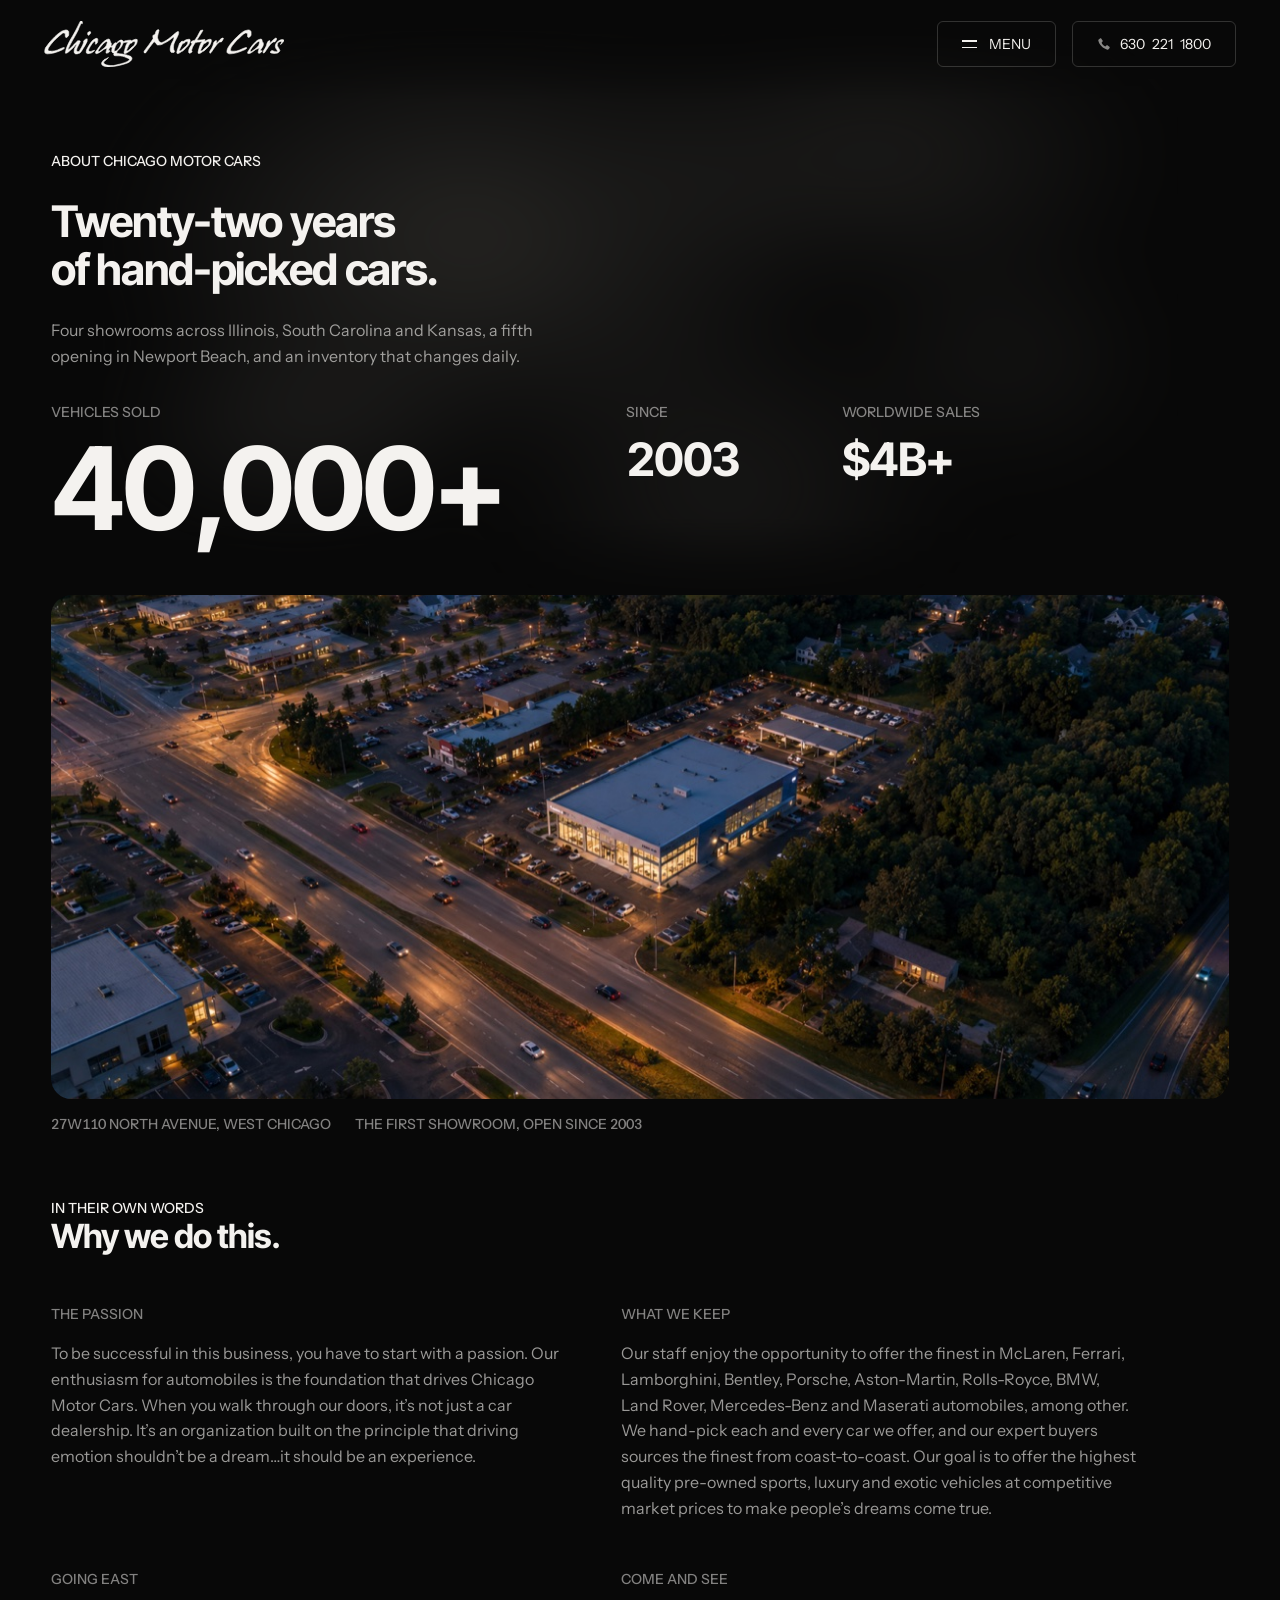
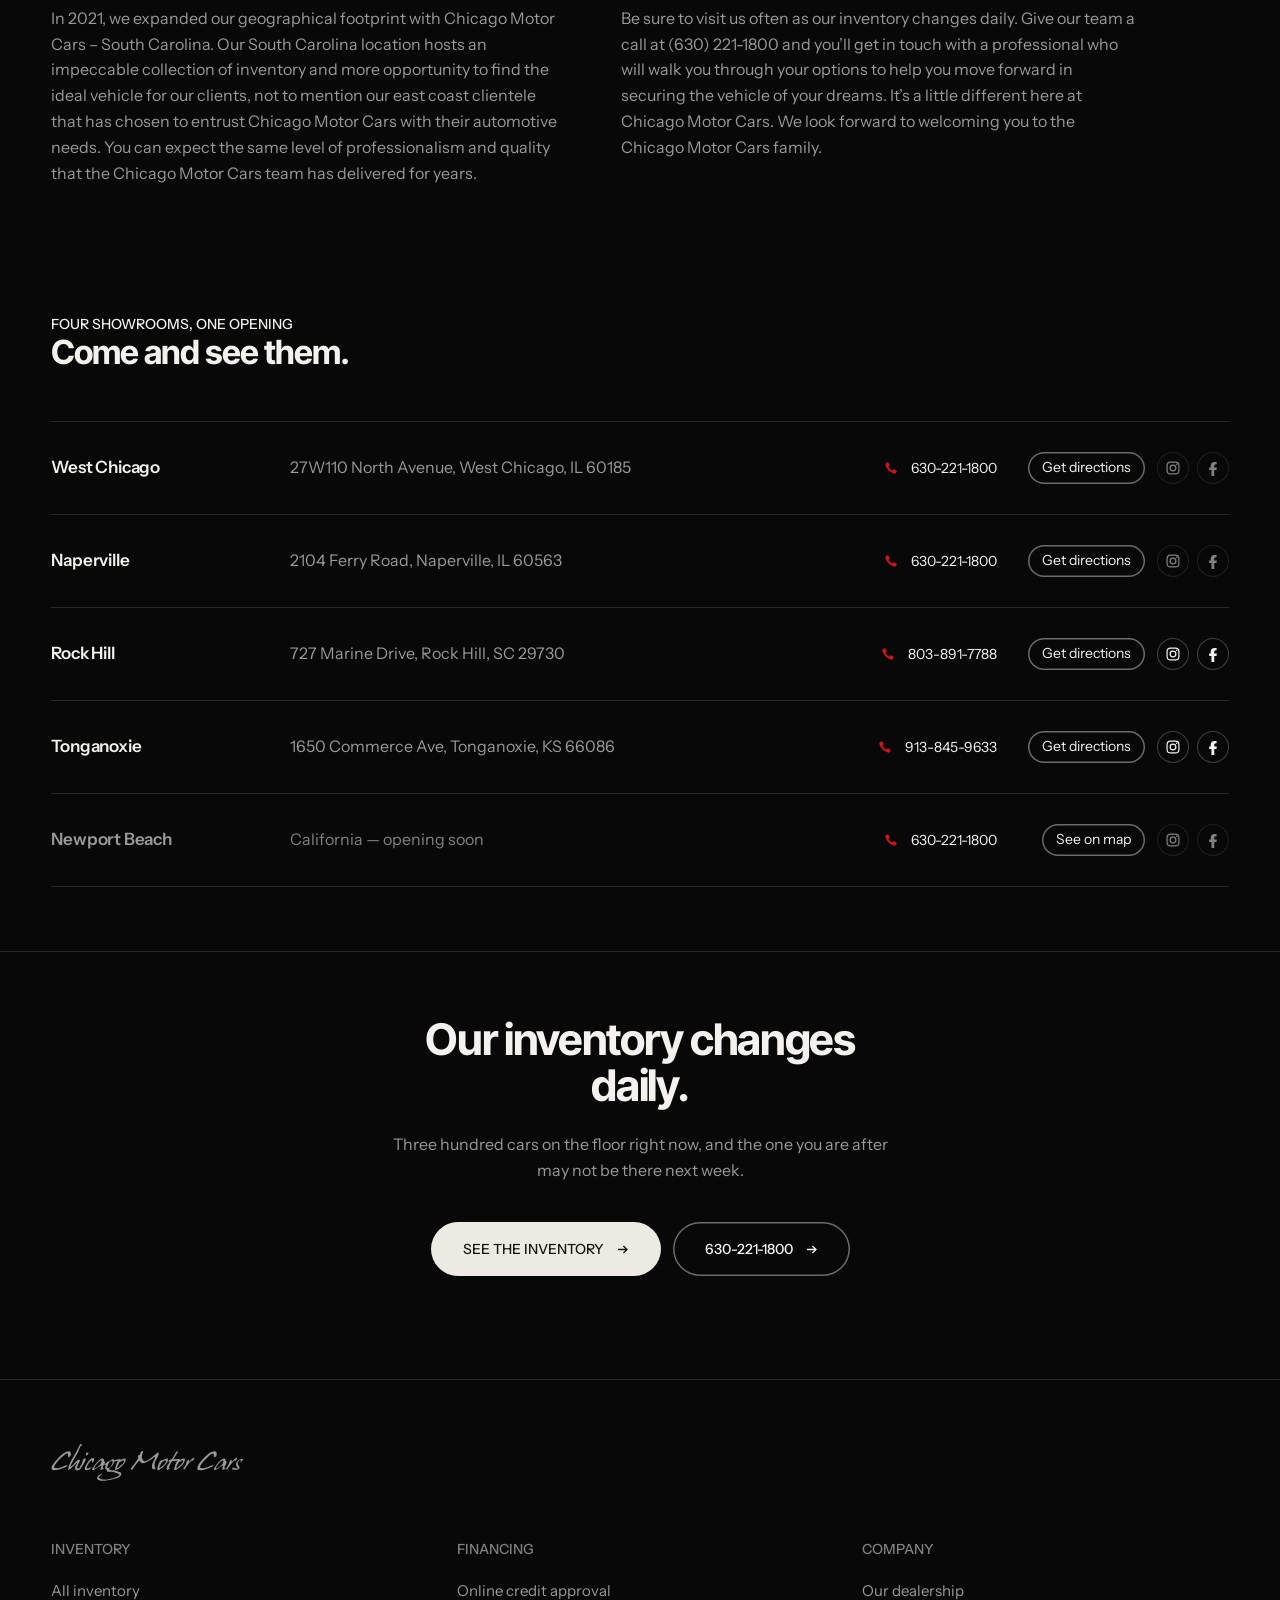
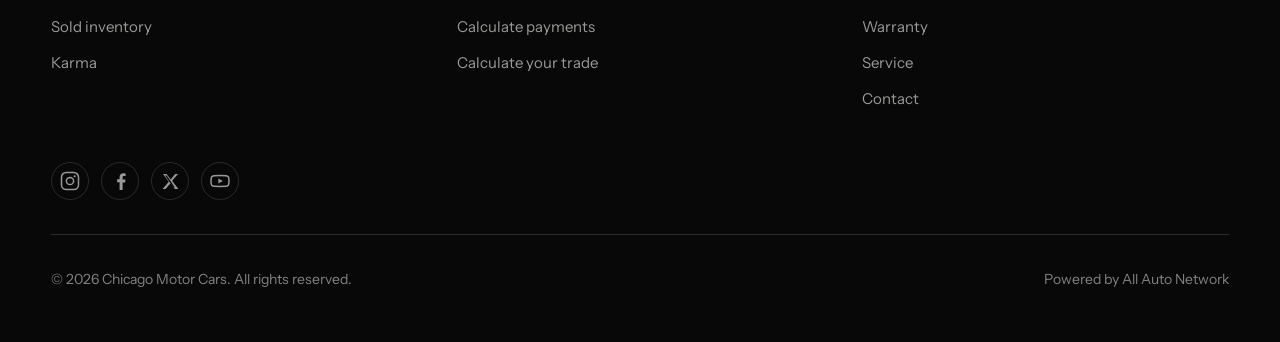
<file: about.html>
<!DOCTYPE html>
<!-- ============================================================
     about.html — AN INNER PAGE, BUILT FROM THE APPROVED SYSTEM
     ============================================================
     GENERATED. Edit tools-build-about.py, not this file.

     Head, masthead and footer are COPIED from index_3.html at build time
     rather than retyped, so the three pages cannot drift apart. index_3
     is the source because it is the approved variant.

     <body> carries `v2 is-about`:
       .v2       so the approved deltas and the location controls apply
       .is-about so about.css cannot reach any other page

     WHAT THIS PAGE ADDS TO THE DESIGN SYSTEM: nothing. Every control,
     every type role, every colour and the entry motion come from files
     that already existed. about.css holds four arrangements and their
     intervals, and no styling for anything you can click.

     ONE FACT TO TAKE BACK TO CMC: their own About page still describes
     "West Chicago, IL, Naperville, IL, and Rock Hill, SC" — three
     showrooms. Tonganoxie and Newport Beach are missing from it. This
     page shows the current five; the discrepancy is in their copy, not
     in this build, and it is theirs to correct.
     ============================================================ -->
<html lang="en">
<head>
<meta charset="utf-8">
<meta name="robots" content="noindex, nofollow">
<meta name="viewport" content="width=device-width, initial-scale=1">
<title>About us — Chicago Motor Cars</title>
<meta name="description" content="Chicago Motor Cars has sold more than 40,000 exotic, luxury and collector vehicles since 2003, from four showrooms with a fifth opening in Newport Beach.">

<link rel="preconnect" href="https://fonts.googleapis.com">
<link rel="preconnect" href="https://fonts.gstatic.com" crossorigin>
<!-- Instrument Serif is gone: nothing is set in it any more, and a face
     nothing uses is a request nothing needs. See tokens.css. -->
<link href="https://fonts.googleapis.com/css2?family=Instrument+Sans:ital,wght@0,400..700;1,400..700&family=Inter+Tight:wght@500;600;700&display=swap" rel="stylesheet">

<!-- The frame is the whole page right now, so it is the LCP element and
     nothing should discover it late. -->
<link rel="preload" as="image" href="assets/img/locations/loc-west-chicago-1200.jpg" fetchpriority="high">

<!-- There was no icon at all, so every tab showed the browser's blank page
     glyph — the identity simply stopped existing at 16px. The script
     wordmark cannot go there (its hairlines are a quarter-pixel at header
     size, never mind a tab), so the tile is the CMC red carrying the "C"
     lifted out of the wordmark. Both elements are already the brand's. -->
<link rel="icon" href="assets/logos/favicon.svg" type="image/svg+xml">
<link rel="apple-touch-icon" href="assets/logos/favicon.svg">

<link rel="stylesheet" href="assets/css/tokens.css?v=50">
<link rel="stylesheet" href="assets/css/main.css?v=455">
<!-- Last, so it wins on equal specificity. index.html does not load
     it, which is what keeps the approved page out of reach. -->
<link rel="stylesheet" href="assets/css/v2.css?v=68">
<!-- index_3 only: the Featured stage carries real photography. -->
<link rel="stylesheet" href="assets/css/v3.css?v=38">
<!-- about.html only. Last, so it wins on equal specificity. -->
<link rel="stylesheet" href="assets/css/about.css?v=6">
</head>
<body class="v2 is-about">

<span class="scroll-sentinel" aria-hidden="true"></span>

<!-- Navigation: eco.com's SHAPE, chicagomotorcars.com's TREE.

     The shape — wordmark alone far left, everything else in one frosted
     object top right, mono labels, a light pill closing the bar, and a
     panel that grows downward out of the bar.

     The tree is theirs, walked off the live <ul class="navbar-nav">
     rather than retyped from memory: six top-level items in their
     order, their labels, their hrefs, and their three levels. Nothing
     promoted, nothing folded, nothing renamed — Sell Us Your Car sits
     under Services because that is where they put it, and Warranty and
     Events stay top-level links with no children because that is what
     they are.

     Two things are NOT reproduced, both defects rather than structure:
     the same href printed twice in one menu (All Inventory / View All
     Inventory, and Boats on both levels), which is a duplicate link,
     not a choice. Each is kept once, in its first position.

     The eco rows carry a description line. These do not: their site
     has no such copy, and last pass I wrote it myself, which is how a
     nav ends up asserting things the business never said. Titles only,
     until there is real copy to put under them. -->
<!-- HREFS ARE THE LIVE SITE'S. The IA is the deliverable here, so the
     destinations are real and checkable rather than "#". -->
<!-- THE GLASS. A real refraction, not a frosted rectangle.

     feTurbulence makes a smooth low-frequency field and feDisplacementMap
     pushes the BACKDROP around by it, so whatever is behind the nav bends
     as it scrolls past. The type is content, not backdrop, so none of this
     touches the labels' legibility — only the picture under them moves.

     Verified in-browser before it was used: `backdrop-filter: url(#id)`
     parses in most engines and PAINTS in far fewer, so a striped probe was
     rendered and photographed first. It displaces in Chrome 151.

     baseFrequency is deliberately low. Higher and it stops reading as
     glass and starts reading as noise on a lens. -->
<svg width="0" height="0" style="position:absolute" aria-hidden="true" focusable="false">
  <filter id="nav-glass" x="-25%" y="-25%" width="150%" height="150%" color-interpolation-filters="sRGB">
    <feTurbulence type="fractalNoise" baseFrequency="0.006 0.011" numOctaves="2" seed="11" result="warp"/>
    <feGaussianBlur in="warp" stdDeviation="2.5" result="softWarp"/>
    <feDisplacementMap in="SourceGraphic" in2="softWarp" scale="16"
                       xChannelSelector="R" yChannelSelector="G"/>
  </filter>
</svg>

<header class="masthead">
  <div class="masthead__inner">

    <!-- One rail holding the whole navigation, wordmark included, with
         the call as a separate object beside it. That is the reference's
         structure, and it is also what makes the scrolled state calm:
         the rail keeps its box, so nothing slides when the contents
         change — see the crossfade in main.css. -->
    <div class="navbar">
      <a class="masthead__mark" href="index_3.html" aria-label="Chicago Motor Cars — home">
        <!-- The outlines are inline rather than <img src="cmc-wordmark.svg">
             because an <img> can be given neither of the two things this mark
             needed: colour it inherits, and a stroke. See main.css →
             .masthead__wm for the measurement behind both.

             They sit here rather than in a <symbol> + <use> sprite at the
             foot of the file simply because there is one consumer. A sprite
             buys reuse this page has no second use for, and it costs a layer
             of indirection between the header and the thing the header is.

             assets/logos/cmc-wordmark.svg stays the canonical source and
             holds the same 13 paths, with no stroke, so it is still the pure
             wordmark on its own. Regenerate from it; never retype. -->
        <svg class="masthead__wm" viewBox="0 0 1271 247" role="img" aria-hidden="true" focusable="false">
          <g id="cmc-wm">
          <path vector-effect="non-scaling-stroke" d="M342.645 95.7522C343.379 95.916 346.69 97.3987 347.583 97.7809C348.585 102.583 348.923 102.21 351.456 106.471C351.721 107.282 351.441 111.852 352.183 112.194C361.413 116.441 352.828 130.626 355.213 135.035C360.852 132.141 369.752 120.53 374.752 115.986C378.518 112.564 382.012 117.408 383.634 116.187C389.341 112.179 395.16 104.531 401.922 102.315C410.669 99.4497 415.646 99.7507 418.662 108.821C423.183 109.919 428.202 105.143 431.151 104.677C436.127 103.891 457.692 99.6465 460.808 102.439C460.465 103.904 460.217 104.717 460.257 106.245C461.201 106.485 486.311 91.4793 493.393 98.1843C493.975 99.7445 493.966 100.667 493.994 102.327C494.393 125.773 476.795 137.094 462.236 152.387C456.248 158.009 448.131 163.098 441.087 167.454C418.55 181.39 423.285 164.681 427.807 150.962C433.409 133.965 432.707 123.483 446.319 110.818C441.162 111.937 425.4 112.911 422.58 114.455C417.083 117.465 412.947 134.264 407.409 140.863C400.451 149.154 394.392 152.207 387.399 160.053C387.202 162.803 385.121 166.61 385.171 168.455C385.199 169.471 385.397 169.902 386.306 170.373C391.078 172.848 407.063 173.648 413.023 174.551C419.421 175.52 426.247 176.854 432.573 178.244C438.677 179.584 444.809 182.582 450.742 184.662C453.95 185.787 459.086 186.826 461.502 189.188C463.89 191.522 465.821 195.541 465.834 198.906C465.853 203.872 462.112 208.477 458.766 211.817C455.654 214.923 452.189 217.543 448.275 219.553C427.039 230.457 367.845 243.183 344.199 243.195C334.013 243.333 297.301 239.929 305.79 219.701C307.046 216.708 318.414 203.674 320.919 203.267C330.119 201.776 333.577 195.404 341.325 193.138C335.966 202.14 316.505 214.323 316.028 217.566C313.032 237.919 363.808 237.214 373.939 234.914C386.463 232.071 388.555 230.628 395.908 229.483C407.686 227.648 449.726 214.905 452.862 204.98C451.982 199.319 441.907 196.569 437.322 194.465C422.443 187.636 410.149 183.845 393.602 184.428C388.212 184.618 381.205 184.424 375.746 183.99C365.183 181.923 369.943 176.697 371.11 171.423C370.076 168.918 366.327 170.501 365.619 169.778C363.578 167.697 361.74 166.129 359.406 164.37C358.841 160.628 358.765 158.224 358.856 154.49C358.95 150.613 362.237 142.02 361.166 139.299C358.699 138.633 354.502 137.296 352.142 137.437C348.228 139.586 340.117 153.327 341.28 157.962C344.082 158.657 345.469 156.211 348.314 156.869C352.57 163.42 335.087 173.709 328.811 170.028C326.667 164.825 332.74 149.331 334.472 142.487C329.482 144.959 323.899 146.949 318.798 149.249C310.425 153.023 282.365 180.203 273.136 170.912C271.886 168.995 272.418 166.59 272.658 164.296C290.485 140.565 305.084 111.787 332.939 97.7927C334.968 96.7737 340.225 96.119 342.645 95.7522ZM293.29 161.943C295.32 159.223 298.941 158.239 301.981 155.943C321.396 141.278 331.066 137.384 335.388 112.79C333.313 108.493 332.967 108.737 328.097 109.323C317.83 113.119 285.391 150.496 286.311 160.82C288.302 162.725 290.603 162.149 293.29 161.943ZM380.329 159.191C396.458 155.723 422.181 107.22 399.465 110.449C384.204 115.813 379.544 131.601 374.514 145.258C373.396 148.292 370.823 155.161 371.858 158.28C373.335 159.573 374.596 159.689 376.543 159.562C377.808 159.47 379.07 159.347 380.329 159.191ZM465.072 116.107C457.824 118.322 453.959 118.496 450.355 126.465C447.879 131.938 436.593 154.237 436.394 158.216C438.669 159.658 444.057 157.219 446.587 156.355C457.147 147.706 463.046 138.866 475.825 131.244C480.143 121.379 483.088 120.115 482.755 109.328C478.712 109.178 474.795 108.965 470.752 109.279C467.972 111.57 467.073 113.127 465.072 116.107Z"/>
          <path vector-effect="non-scaling-stroke" d="M603.637 45.9087C605.277 45.7242 606.639 46.2817 608.21 46.7772C608.541 47.111 608.927 47.4981 609.365 47.9386C608.212 58.027 601.69 76.3342 601.123 85.6277C600.786 91.1449 607.905 105.14 609.686 109.029C621.054 115.096 618.155 117.412 632.545 110.942C652.418 102.023 668.091 87.6552 684.558 73.84C689.813 69.4281 705.387 54.27 711.623 55.8534C719.806 65.2192 697.619 99.7421 693.046 109.461C687.276 121.131 685.774 128.499 685.917 141.231C686.066 154.676 688.039 150.73 691.861 161.361L688.225 166.734C684.577 166.937 674.879 167.686 672.968 165.367C660.205 149.878 677.013 113.981 684.167 103.422C685.756 99.2791 690.781 88.4602 687.785 84.6925C673.415 92.9868 662.557 105.124 645.866 113.064C625.236 122.875 625.59 127.989 600.912 126.781C594.022 121.624 591.71 116.439 585.707 110.702C583.054 108.166 578.984 114.494 577.437 116.528C564.608 133.387 550.712 149.363 539.724 167.565C532.702 173.759 525.785 165.575 531.109 158.534C547.382 137.011 563.036 116.504 577.814 93.9072C577.141 83.6933 571.972 72.8247 587.086 72.4486C592.426 62.2788 590.398 49.7198 603.637 45.9087Z"/>
          <path vector-effect="non-scaling-stroke" d="M839.263 47.8657C840.2 47.6619 840.548 47.8207 841.46 48.0844C842.725 53.4018 813.856 93.4963 809.674 101.193C819.018 102.308 832.724 100.033 842.273 99.335C844.959 99.1388 850.432 98.2638 852.771 98.5946C853.937 101.651 850.196 104.173 851.331 106.969C856.065 106.942 871.775 92.7305 885.066 97.565C890.265 104.169 880.406 126.447 874.809 131.887C866.148 140.306 858.045 149.651 848.998 157.715C847.23 159.297 842.322 160.141 840.368 161.944C835.292 165.901 822.983 176.601 816.455 170.795C813.88 165.311 822.393 142.665 824.192 134.33C825.787 129.936 829.293 121.669 831.148 117.246C831.992 116.676 832.817 116.085 833.63 115.475C835.646 113.961 837.055 112.796 837.396 110.35C835.919 109.459 807.899 112.623 804.431 113.193C797.227 119.635 790.229 131.657 786.351 140.71C785.798 141.563 783.894 149.23 783.621 149.486C777.385 155.341 785.215 158.143 784.235 163.262C782.646 166.452 774.388 169.793 770.864 171.507C769.437 169.765 767.873 168.269 766.273 166.691C764.976 143.93 775.815 138.854 785.029 119.58C784.638 117.312 781.157 119.084 778.98 116.515C776.188 106.36 792.586 103.687 799.163 101.806C801.887 95.3774 808.284 88.6296 811.374 82.8002C816.877 72.4144 823.194 61.2674 828.492 50.8829C832.6 49.9619 835.274 49.2093 839.263 47.8657ZM856.891 116.207C853.155 117.309 849.47 118.259 846.039 120.118C842.8 125.572 828.256 153.676 828.548 158.532C830.794 159.519 836.558 157.016 838.922 156.114C845.083 150.862 850.86 144.45 857.288 139.356C867.128 131.549 876.286 122.945 874.878 109.275C871.018 109.168 866.824 108.954 863.008 109.309C860.669 111.179 858.752 113.841 856.891 116.207Z"/>
          <path vector-effect="non-scaling-stroke" d="M1081.06 47.2774C1086.16 47.2574 1087.87 48.322 1092.36 50.5011C1093.84 53.1122 1094.84 54.3995 1096.66 56.728C1096.78 62.8156 1096.85 68.9037 1096.87 74.9924C1092.11 81.4498 1085.84 93.6583 1078.26 83.689C1078 78.1228 1078.37 71.9515 1078.12 65.9192C1075.45 64.5359 1070.2 62.1094 1067.31 63.2457C1054.22 68.3719 1041.22 84.4957 1030.53 93.9084C1026.97 98.0454 1020.67 101.465 1017.5 105.822C1007.55 119.493 987.187 136.806 987.317 154.54C988.397 160.431 998.671 159.352 1002.13 159.887C1026.62 163.675 1046.71 145.879 1068.28 140.815L1070 140.357C1071.87 140.824 1072.36 140.925 1073.93 142.047L1074.14 143.516C1071 151.178 1050.26 157.217 1043.2 160.388C1023.82 169.096 1003.88 173.359 982.682 173.93C980.281 173.994 975.752 172.128 973.444 171.247C971.923 169.235 970.385 167.239 968.827 165.257C968.48 158.417 969.795 152.087 972.407 145.759C982.558 121.167 1036.04 66.7732 1059.12 53.7328C1065.72 49.9999 1074.01 50.2079 1081.06 47.2774Z"/>
          <path vector-effect="non-scaling-stroke" d="M115.096 47.3053C120.397 47.2448 121.913 48.2396 126.593 50.5256C127.914 52.9448 129.234 54.6446 130.868 56.8313C130.99 62.7268 130.894 68.9664 130.902 74.8919C127.804 79.4086 121.841 89.5884 115.534 87.2475C111.259 82.7773 112.451 72.2568 112.263 65.9086C106.446 62.8187 102.191 61.5238 96.4353 65.5704C85.0412 73.5824 75.6841 84.0048 65.3727 93.3108C60.746 97.4855 55.807 101.622 51.464 106.109C43.5428 116.513 31.753 127.96 25.6673 139.386C13.8971 161.486 26.2113 158.988 40.9632 159.853C63.9667 161.202 80.242 147.391 100.048 141.49C102.841 140.577 106.351 139.944 108.594 142.235C108.617 147.421 94.0391 153.974 89.3844 156.005C65.6079 166.377 42.3477 173.396 16.2236 174.134C15.1307 174.165 8.90197 171.583 7.51493 171.021C6.77479 169.738 4.84241 167.27 3.88791 165.978C3.01986 155.455 5.06218 152.156 7.40902 142.159C12.2995 137.171 20.4568 124.126 26.1799 117.138C45.3774 93.6961 67.8297 70.1604 93.611 53.8956C98.0243 51.1115 108.524 49.9436 115.096 47.3053Z"/>
          <path vector-effect="non-scaling-stroke" d="M1148.65 95.6486C1150.26 95.8174 1152.5 97.2143 1154.01 98.0317C1155.41 102.502 1155.76 106.314 1156.32 110.918C1158.28 113.191 1160.14 111.205 1161.15 114.789C1165.18 129.029 1156.8 137.543 1149.78 148.687C1148.58 150.589 1146.42 155.12 1147.07 157.433C1150.11 158.951 1151.92 156.008 1155.46 157.623C1155.43 157.865 1155.39 158.105 1155.34 158.344C1154.54 161.952 1149.56 166.754 1146.33 168.566C1125.69 180.132 1138.18 151.193 1140.56 142.503C1136.46 144.444 1118.73 151.009 1117.49 153.717C1115.69 156.147 1098.07 168.416 1094.93 169.618C1080.11 175.125 1072.36 173.216 1083.32 157.283C1094.91 140.446 1104.35 125.634 1119.64 111.729C1131.13 101.277 1132.95 98.5362 1148.65 95.6486ZM1098.66 161.923C1101.64 159.373 1103.32 158.907 1106.59 156.671C1117.37 149.244 1129.48 141.192 1136.69 130.008C1137.64 128.529 1139.06 122.406 1139.53 120.53C1140.48 116.829 1143.13 114.533 1141.27 110.907C1138.98 108.63 1137.24 108.874 1134.18 109.283C1124.11 112.886 1090.34 151.325 1092.19 161.238C1093.98 162.511 1096.39 162.182 1098.66 161.923Z"/>
          <path vector-effect="non-scaling-stroke" d="M765.205 97.0542C767.11 96.5267 770.914 96.4833 772.533 97.7543C773.253 98.7199 773.755 99.5931 773.811 100.814C775.065 127.345 750.885 140.761 736.416 158.177C724.733 162.215 721.686 168.918 711.803 172.155C710.016 172.376 707.428 172.878 705.679 172.28C705.064 172.071 704.382 171.607 704.09 171.031C700.479 163.968 715.209 126.87 718.355 117.435C722.654 114.779 723.982 113.173 726.687 109.111C732.253 107.287 734.127 107.155 739.984 107.496C748.838 101.258 753.832 98.1961 765.205 97.0542ZM744.339 116.52C738.799 117.766 738.811 117.722 733.835 120.101C730.181 125.872 716.22 152.847 716.189 158.388C717.945 159.261 720.123 158.362 722.046 157.714C723.442 157.241 724.826 156.756 726.21 156.26C731.229 151.449 736.336 146.734 741.535 142.118C751.928 132.867 763.89 125.212 761.954 109.232C758.225 109.16 753.752 108.957 750.11 109.352C747.727 110.979 745.971 114.071 744.339 116.52Z"/>
          <path vector-effect="non-scaling-stroke" d="M268.502 156.513C256.348 167.04 246.178 174.576 228.56 172.572C220.142 171.614 224.442 153.664 227.032 148.909C235.669 134.238 248.383 107.888 263.368 98.5102C286.097 84.286 287.298 95.0981 283.043 114.299C280.106 117.068 278.192 122.071 273.691 123.645C269.317 121.382 275.643 109.724 269.267 106.965C260.556 107.265 238.832 143.123 236.732 151.577C232.105 170.195 259.635 157.785 265.445 154.585C267.418 155.344 267.46 155.006 268.502 156.513Z"/>
          <path vector-effect="non-scaling-stroke" d="M943.643 90.5454C944.927 90.4777 949.761 90.8805 950.561 91.8077C948.594 99.0253 944.567 105.416 939.411 110.734C936.911 110.644 933.654 110.77 931.091 110.799C929.23 112.186 919.451 119.366 918.341 120.769C910.877 130.055 903.816 139.48 897.109 149.312C893.69 154.317 885.401 169.269 880.282 170.47C878.327 170.149 878.96 170.52 877.738 169.013C876.931 166.341 877.409 164.318 877.806 161.59C878.997 156.438 884.47 151.634 887.442 146.167C893.814 134.44 896.507 125.891 899.646 113.017C903.623 109.866 908.227 101.138 913.607 104.217C916.181 109.166 910.324 115.462 913.272 117.439C918.403 115.59 927.554 102.66 931.836 98.7932C934.888 96.034 939.97 93.4895 943.643 90.5454Z"/>
          <path vector-effect="non-scaling-stroke" d="M1227.4 90.5137C1228.91 90.497 1229.5 90.4305 1230.89 91.1331C1235.28 96.8172 1226.29 107.049 1222.33 110.842C1219.78 110.706 1216.71 110.77 1214.12 110.76C1211.67 112.796 1203.45 118.476 1201.43 120.852C1192.01 131.904 1182.82 145.605 1174.84 157.674C1171.79 162.307 1166.52 172.407 1161.25 169.544C1159.51 166.544 1160.79 162.854 1161.59 159.616C1166.83 150.751 1173.44 142.575 1177.23 132.728C1177.8 131.256 1179.13 128.958 1179.19 127.426C1179.46 120.573 1186.94 101.569 1195.77 104.058C1198.52 108.574 1195.24 112.083 1195.7 117.331C1200.03 117.39 1212.03 101.259 1216.25 97.9498C1220.39 94.7022 1222.86 93.222 1227.4 90.5137Z"/>
          <path vector-effect="non-scaling-stroke" d="M241.37 55.9161C241.545 55.9123 241.721 55.9143 241.898 55.922C244.062 56.0171 245.267 56.3558 246.582 57.7461C247.309 60.0686 247.01 62.697 246.885 65.1416C242.62 69.3989 242.689 72.4101 236.512 75.0743C234.548 75.4734 235.285 75.5385 233.462 74.9415C230.887 72.1314 231.273 66.8762 231.14 62.9651C234.481 58.099 235.875 57.1347 241.37 55.9161Z"/>
          <path vector-effect="non-scaling-stroke" d="M193.829 0H200.489C202.398 5.27974 205.353 8.78451 202.409 14.624C200.144 15.0994 200.916 13.3065 197.705 12.3146C195.853 13.3189 184.019 38.6235 183.363 41.5685C179.899 57.1183 124.821 142.828 128.425 151.281L129.664 151.514C133.274 150.566 150.415 134.968 152.932 131.302C160.47 120.327 169.648 114.216 178.537 104.866C181.304 104.843 189.427 104.396 191.54 105.876C194.697 114.862 151.641 167.962 186.117 161.864C193.554 147.209 205.034 130.834 209.356 114.825C209.872 112.917 209.757 107.739 209.722 105.594C213.159 102.649 216.528 99.6273 219.827 96.5311C222.464 96.2375 225.862 95.2651 228.492 94.601C228.712 98.5437 229.342 105.746 227.79 109.324C220.707 125.632 209.979 140.514 200.976 155.851C197.674 161.476 193.378 165.975 188.761 170.49C177.287 172.648 179.952 174.754 167.28 174.16C164.888 172.453 161.845 169.68 159.547 167.691C158.757 154.481 160.548 145.943 167.786 134.651C169.525 131.937 172.366 125.771 171.716 122.529C169.63 122.492 157.065 138.974 154.485 141.389C148.723 146.846 142.499 151.754 136.83 157.327C131.849 162.225 120.604 173.496 113.103 170.197C112.565 168.73 113.1 168.293 113.318 166.923C120.051 124.707 146.606 90.0272 166.236 53.1037C174.368 37.5873 182.069 21.8347 189.749 6.09131C190.625 4.29554 192.624 2.1927 193.829 0Z"/>
          <path vector-effect="non-scaling-stroke" d="M1206.85 155.785C1211.95 158.083 1232.46 165.79 1236.25 161.715C1236.79 159.29 1235.07 154.459 1233.46 152.722C1212.75 130.315 1234.81 103.58 1259.3 98.5536C1264.3 97.5259 1266.11 98.1483 1270.7 100.804V106.582C1266.61 109.614 1258.62 124.01 1252.88 124.512C1252.41 121.045 1259.42 115.146 1258.24 109.909C1252.56 105.73 1242.51 111.199 1238.44 115.774C1238.03 118.517 1235.2 128.101 1235.61 129.776C1237.14 135.932 1242.83 142.728 1245.58 148.59C1247.14 151.904 1248.08 154.604 1249.89 157.889C1243.63 165.045 1241.2 169.633 1231.01 171.249C1224.75 172.243 1198.51 173.251 1197.37 164.709C1198.67 162.665 1204.24 158.495 1206.85 155.785Z"/>
        </g>
          </svg>
      </a>

      <nav class="navbar__groups" aria-label="Primary">

        <div class="navmenu">
          <button class="navmenu__trigger" type="button" aria-expanded="false" aria-controls="nav-inventory">
            Inventory
            <svg class="navmenu__chev" width="9" height="6" viewBox="0 0 9 6" fill="none" aria-hidden="true"><path d="m1 1 3.5 3.5L8 1" stroke="currentColor" stroke-width="1.3"/></svg>
          </button>
          <!-- Their third level is "View Inventory", which is dropped as a
               heading: you are already inside Inventory, so it names the
               menu you are standing in. That is CMS structure showing
               through, not information. The twelve body types keep their
               own column; the siblings keep theirs. -->
          <div class="navmenu__panel navmenu__panel--mega" id="nav-inventory" hidden>
            <div class="navmenu__group navmenu__group--wide">
              <ul class="navmenu__list navmenu__list--2">
                <li><a href="srp.html">All Inventory</a></li>
                <li><a href="srp.html">Convertibles</a></li>
                <li><a href="srp.html">Coupes</a></li>
                <li><a href="srp.html">Hatchbacks</a></li>
                <li><a href="srp.html">Sedans</a></li>
                <li><a href="srp.html">SUVs</a></li>
                <li><a href="srp.html">Wagons</a></li>
                <li><a href="srp.html">Pickup Trucks</a></li>
                <li><a href="srp.html">Sprinter Van</a></li>
                <li><a href="srp.html">Motorcycles</a></li>
                <li><a href="index_3.html">Boats</a></li>
                <li><a href="srp.html">Sold Inventory</a></li>
              </ul>
            </div>
            <!-- The eight siblings, in their order, unlabelled — the site
                 gives them no heading and inventing one is how "Showrooms"
                 nearly ended up here as my copy rather than theirs. -->
            <div class="navmenu__group">
              <ul class="navmenu__list">
                <li><a href="srp.html">West Chicago</a></li>
                <li><a href="srp.html">Naperville</a></li>
                <li><a href="srp.html">South Carolina</a></li>
                <li><a href="srp.html">Kansas</a></li>
                <li><a href="srp.html">Karma</a></li>
                <li><a href="index_3.html">Schedule Test Drive</a></li>
              </ul>
            </div>
          </div>
        </div>

        <!-- LOCATIONS, after Inventory. Built from the same .navmenu
             primitive as Financing and Services — trigger, panel, list —
             so it inherits the open/close, the focus handling and the
             escape key without a line of new script.

             The four rows point at CMC's per-location INVENTORY pages,
             because those are the only per-location pages the site has:
             there is no West Chicago page with hours and directions on
             it. Worth building; not something to invent here. Contact us
             closes the list, since that is where an address question
             currently has to go. -->
        <div class="navmenu">
          <button class="navmenu__trigger" type="button" aria-expanded="false" aria-controls="nav-locations">
            Locations
            <svg class="navmenu__chev" width="9" height="6" viewBox="0 0 9 6" fill="none" aria-hidden="true"><path d="m1 1 3.5 3.5L8 1" stroke="currentColor" stroke-width="1.3"/></svg>
          </button>
          <div class="navmenu__panel" id="nav-locations" hidden>
            <div class="navmenu__group">
              <ul class="navmenu__list">
                <li><a href="srp.html">West Chicago, IL</a></li>
                <li><a href="srp.html">Naperville, IL</a></li>
                <li><a href="srp.html">Rock Hill, SC</a></li>
                <li><a href="srp.html">Tonganoxie, KS</a></li>
                <!-- SIMULATED — see the Locations register. It points at
                     Contact Us because that is where a question about a
                     showroom that has not opened has to go. -->
                <li><a href="index_3.html">Newport Beach, CA <span class="navmenu__soon">Soon</span></a></li>
                <li><a href="index_3.html">Contact Us</a></li>
              </ul>
            </div>
          </div>
        </div>

        <div class="navmenu">
          <button class="navmenu__trigger" type="button" aria-expanded="false" aria-controls="nav-financing">
            Financing
            <svg class="navmenu__chev" width="9" height="6" viewBox="0 0 9 6" fill="none" aria-hidden="true"><path d="m1 1 3.5 3.5L8 1" stroke="currentColor" stroke-width="1.3"/></svg>
          </button>
          <div class="navmenu__panel" id="nav-financing" hidden>
            <div class="navmenu__group">
              <ul class="navmenu__list">
                <li><a href="index_3.html">Online Credit Approval</a></li>
                <li><a href="index_3.html">Trucks &amp; Equipment Online Credit Approval</a></li>
                <li><a href="index_3.html">Calculate Your Trade</a></li>
                <li><a href="index_3.html">Calculate Payments</a></li>
                <li><a href="index_3.html">Purchase with BitPay</a></li>
              </ul>
            </div>
          </div>
        </div>

        <a class="navbar__link" href="index_3.html">Warranty</a>

        <div class="navmenu">
          <button class="navmenu__trigger" type="button" aria-expanded="false" aria-controls="nav-services">
            Services
            <svg class="navmenu__chev" width="9" height="6" viewBox="0 0 9 6" fill="none" aria-hidden="true"><path d="m1 1 3.5 3.5L8 1" stroke="currentColor" stroke-width="1.3"/></svg>
          </button>
          <div class="navmenu__panel" id="nav-services" hidden>
            <div class="navmenu__group">
              <ul class="navmenu__list">
                <li><a href="index_3.html">Our Services</a></li>
                <li><a href="index_3.html">Schedule Appointment</a></li>
                <li><a href="index_3.html">Sell Us Your Car</a></li>
              </ul>
            </div>
          </div>
        </div>

        <div class="navmenu">
          <button class="navmenu__trigger" type="button" aria-expanded="false" aria-controls="nav-about">
            About Us
            <svg class="navmenu__chev" width="9" height="6" viewBox="0 0 9 6" fill="none" aria-hidden="true"><path d="m1 1 3.5 3.5L8 1" stroke="currentColor" stroke-width="1.3"/></svg>
          </button>
          <div class="navmenu__panel" id="nav-about" hidden>
            <div class="navmenu__group">
              <ul class="navmenu__list">
                <li><a href="index_3.html">Review Us</a></li>
                <li><a href="index_3.html">Contact Us</a></li>
                <li><a href="about.html">Our Dealership</a></li>
                <li><a href="index_3.html">Our Team</a></li>
                <li><a href="index_3.html">Our Videos</a></li>
                <li><a href="index_3.html">Testimonials</a></li>
              </ul>
            </div>
          </div>
        </div>

        <a class="navbar__link" href="index_3.html">Events</a>

      </nav>

      <!-- Also in their header, and easy to miss: a saved-vehicles counter.
           It stays, quiet, because a count nobody has filled yet should
           not outrank the call. -->
      <!-- Glyph + count while the rail is packed, full label everywhere
           else. This is where the bigger wordmark's width came from —
           main.css said so before it was needed: "the width has to come
           from the CONTENT — dropping My Garage to its glyph frees
           100px". The label is only ever visually hidden, never removed,
           so the control keeps its name for a screen reader. -->
      <a class="navbar__garage" href="index_3.html">
        <svg class="navbar__garage-icon" width="15" height="15" viewBox="0 0 15 15" fill="none" aria-hidden="true">
          <path d="M4 2.2h7a.8.8 0 0 1 .8.8v9.4L7.5 9.9l-4.3 2.5V3a.8.8 0 0 1 .8-.8Z" stroke="currentColor" stroke-width="1.3" stroke-linejoin="round"/>
        </svg>
        <span class="navbar__garage-label">My Garage</span>
        <span class="navbar__count">0</span>
      </a>

      <!-- Absolutely positioned at the rail's trailing edge so it can
           fade in exactly where the groups fade out, and take no space
           while it is invisible. -->
      <button class="menu-toggle" type="button"
              aria-expanded="false" aria-controls="site-menu">
        <span class="menu-toggle__bars" aria-hidden="true"><i></i><i></i></span>
        <span class="menu-toggle__label"></span>
      </button>
    </div>

    <!-- Outside the rail, and deliberately: on a $1.2M car the conversion
         is a call, so it is the one thing that is never inside a
         container that can collapse. It does not move on scroll. -->
    <a class="navbar__cta" href="tel:+16302211800">
        <svg class="navbar__cta-icon" width="15" height="15" viewBox="0 0 15 15" fill="none" aria-hidden="true">
          <path d="M4.2 1.6 5.9 4 4.6 5.7c.7 1.7 2 3 3.7 3.7L10 8.1l2.4 1.7c.4.3.5.8.2 1.2l-1 1.3c-.3.4-.8.5-1.2.4C5.9 11.6 2.4 8.1 1.3 3.6c-.1-.4 0-.9.4-1.2l1.3-1c.4-.3.9-.2 1.2.2Z" fill="currentColor"/>
        </svg>
      <span class="navbar__cta-text">630&#160;221&#160;1800</span>
      <span class="u-visually-hidden">Call Chicago Motor Cars</span>
    </a>
  </div>
</header>

<!-- READ POSITION, along the bottom edge of the screen.

     It started as a hairline under the masthead, doing two jobs at once
     — separating the bar and reporting position. Moved down here it is
     only doing the second, which is the honest arrangement: the bar no
     longer needs a rule under it now that the nav items carry their own
     ground, and a progress line reads better against the edge you are
     scrolling toward than the one you are scrolling away from.

     Outside <header> because it is no longer part of it. It appears only
     after the hero has gone, so it never lies across the claim's air.

     A persistent layer, and counted as one: 3px on the extreme edge,
     below the menu's z-index so an open panel covers it rather than
     having a red line float over a full-screen overlay. -->
<div class="readbar" aria-hidden="true"><i class="readbar__fill"></i></div>

<!-- Ships hidden; the toggle only becomes real once the script confirms
     it can open. Without JS the nav row above stays on the page, so no
     route is ever trapped behind a script. -->
<div class="menu" id="site-menu" hidden>
  <div class="menu__inner shell">
    <!-- Every group and every row the desktop bar has. Content parity is
         an invariant: neither a phone nor a scrolled desktop is offered
         a shorter site.

         It mirrors the bar exactly: four headed groups, then the two
         top-level entries that have no children, unheaded. A heading
         reading "Warranty" over a single link reading "Warranty" is the
         same defect as "View Inventory" inside Inventory — a label that
         names itself. -->
    <nav class="menu__nav" aria-label="Primary">
      <section class="menu__group menu__group--wide">
        <p class="micro menu__label">Inventory</p>
        <a href="srp.html">All Inventory</a>
        <a href="srp.html">Convertibles</a>
        <a href="srp.html">Coupes</a>
        <a href="srp.html">Hatchbacks</a>
        <a href="srp.html">Sedans</a>
        <a href="srp.html">SUVs</a>
        <a href="srp.html">Wagons</a>
        <a href="srp.html">Pickup Trucks</a>
        <a href="srp.html">Sprinter Van</a>
        <a href="srp.html">Motorcycles</a>
        <a href="index_3.html">Boats</a>
        <a href="srp.html">Sold Inventory</a>
        <a href="srp.html">West Chicago</a>
        <a href="srp.html">Naperville</a>
        <a href="srp.html">South Carolina</a>
        <a href="srp.html">Kansas</a>
        <a href="srp.html">Karma</a>
        <a href="index_3.html">Schedule Test Drive</a>
      </section>
      <section class="menu__group">
        <p class="micro menu__label">Locations</p>
        <a href="srp.html">West Chicago, IL</a>
        <a href="srp.html">Naperville, IL</a>
        <a href="srp.html">Rock Hill, SC</a>
        <a href="srp.html">Tonganoxie, KS</a>
        <a href="index_3.html">Newport Beach, CA <span class="navmenu__soon">Soon</span></a>
        <a href="index_3.html">Contact Us</a>
      </section>

      <section class="menu__group">
        <p class="micro menu__label">Financing</p>
        <a href="index_3.html">Online Credit Approval</a>
        <a href="index_3.html">Trucks &amp; Equipment Online Credit Approval</a>
        <a href="index_3.html">Calculate Your Trade</a>
        <a href="index_3.html">Calculate Payments</a>
        <a href="index_3.html">Purchase with BitPay</a>
      </section>
      <section class="menu__group">
        <p class="micro menu__label">Services</p>
        <a href="index_3.html">Our Services</a>
        <a href="index_3.html">Schedule Appointment</a>
        <a href="index_3.html">Sell Us Your Car</a>
      </section>
      <section class="menu__group">
        <p class="micro menu__label">About Us</p>
        <a href="index_3.html">Review Us</a>
        <a href="index_3.html">Contact Us</a>
        <a href="about.html">Our Dealership</a>
        <a href="index_3.html">Our Team</a>
        <a href="index_3.html">Our Videos</a>
        <a href="index_3.html">Testimonials</a>
      </section>
      <!-- The bar's two childless top-level entries, plus My Garage.
           No heading: there is no category here to name. -->
      <section class="menu__group menu__group--plain">
        <a href="index_3.html">Warranty</a>
        <a href="index_3.html">Events</a>
        <a href="index_3.html">My Garage</a>
      </section>
    </nav>

    <!-- The two feature cards that used to sit here are GONE.

         They came from ballance.framer.website, where the panel surfaces
         content beside the routes, and the idea was sound. It cost 303px
         of a 1374px panel — a quarter of it — to show two cars the
         visitor did not ask for, in a control whose entire job is to get
         them somewhere. That is the device losing to the task: a menu
         that has to be scrolled to reach its own links has stopped being
         a menu. The cars belong on the page, not inside the way out of
         it.

         assets/img/stock/ keeps both frames for whoever wants them in a
         section. -->

    <div class="menu__foot">
      <p class="micro menu__label">Showrooms</p>
      <ul class="menu__places">
        <li>West Chicago, IL <span>630 221 1800</span></li>
        <li>Naperville, IL <span>630 221 1800</span></li>
        <li>Rock Hill, SC <span>803 891 7788</span></li>
        <li>Kansas City <span>913 845 9633</span></li>
        <li>Newport Beach, CA <span>Opening soon</span></li>
      </ul>
    </div>
  </div>
</div>


<main>

  <!-- ============================================================
       1 — THE CLAIM, AND THE THREE FIGURES THAT SUPPORT IT
       ============================================================
       srp.html's page-head construction: eyebrow, headline in authored
       lines, one supporting sentence. The figures are the homepage's own
       .story__stats with the markup unchanged, so the counter in main.js
       finds them and the printed value stands if it never runs.

       40,000+ / 2003 / $4B+ are CMC's revised figures (2026-08-17). They
       appear in three places on this site and all three say the same
       thing; changing one means changing three.
       ============================================================ -->
  <section class="ab-head" data-reveal data-bloom="center">
    <div class="shell">
      <p class="micro ab-eyebrow">About Chicago Motor Cars</p>
      <h1 class="ab-title">
        <span class="ttl-line">Twenty-two years</span>
        <span class="ttl-line">of hand-picked cars.</span>
      </h1>
      <p class="lede">Four showrooms across Illinois, South Carolina and Kansas, a fifth
        opening in Newport Beach, and an inventory that changes daily.</p>

      <dl class="story__stats">
        <div class="stat stat--lead">
          <dt class="micro stat__label">Vehicles sold</dt>
          <dd class="stat__fig"><span class="stat__n" data-count-to="40000" data-suffix="+">40,000+</span></dd>
        </div>
        <div class="stat stat--proof">
          <dt class="micro stat__label">Since</dt>
          <dd class="stat__fig"><span class="stat__n">2003</span></dd>
        </div>
        <div class="stat stat--proof">
          <dt class="micro stat__label">Worldwide sales</dt>
          <dd class="stat__fig"><span class="stat__n">$4B+</span></dd>
        </div>
      </dl>
    </div>
  </section>

  <!-- ============================================================
       2 — THE BUILDING
       ============================================================
       The only photograph on the page, and the only one it is entitled
       to use. Three of the four paragraphs below are the business
       describing itself, which is the least verifiable copy there is;
       this is the frame that says the business exists somewhere.

       PROVENANCE IS SETTLED HERE, WHICH IS RARE IN THIS PROJECT. Alex's
       own dusk aerial of 27W110 North Avenue, supplied with the location
       films, and the same still the West Chicago panel opens on. Not
       synthetic, so no gen- prefix is owed. The two frames whose origin
       is NOT settled — cmc-mclaren-showroom and hero_d — are deliberately
       absent: an About page is exactly where an unattributed room makes
       its loudest claim.

       A BAND INSIDE THE SHELL, NOT A FULL-BLEED FIELD. Type over a
       full-bleed photograph is the homepage's move and it is spent twice
       there already. Framed, the picture reads as something the page is
       showing you rather than a room the page is standing in — which is
       also what keeps the paragraphs dominant.

       The caption names the address rather than describing the picture,
       because the address is the part a visitor can act on.
       ============================================================ -->
  <section class="ab-shot" data-reveal>
    <div class="shell">
      <figure class="ab-shot__fig">
        <img class="ab-shot__img" src="assets/img/locations/loc-west-chicago-1200.jpg"
             alt="The West Chicago showroom at dusk, seen from the air: a lit glass building on North Avenue with its lot behind it."
             width="1200" height="675" fetchpriority="high" decoding="async">
        <figcaption class="micro ab-shot__cap">
          <span>27W110 North Avenue, West Chicago</span>
          <span>The first showroom, open since 2003</span>
        </figcaption>
      </figure>
    </div>
  </section>

  <!-- ============================================================
       3 — THEIR WORDS
       ============================================================
       Four paragraphs from chicagomotorcars.com/about-…, verbatim, read
       2026-08-28. Nothing rewritten, tightened or corrected — this is the
       business's own description of itself, and editing it here would put
       words in their mouth that they would then find on a preview.

       The HEADINGS are ours and are the only addition. Their page runs
       the four as one unbroken column; a heading per paragraph makes it
       scannable without touching a word of the copy.
       ============================================================ -->
  <section class="ab-story" data-reveal>
    <div class="shell">
      <p class="micro ab-eyebrow">In their own words</p>
      <h2 class="ab-h"><span class="ttl-line">Why we do this.</span></h2>
      <div class="ab-story__grid">
        <div class="ab-story__col">
          <h3 class="micro ab-story__h">The passion</h3>
          <p class="ab-story__p">To be successful in this business, you have to start with a passion. Our enthusiasm for automobiles is the foundation that drives Chicago Motor Cars. When you walk through our doors, it’s not just a car dealership. It’s an organization built on the principle that driving emotion shouldn’t be a dream…it should be an experience.</p>
        </div>
        <div class="ab-story__col">
          <h3 class="micro ab-story__h">What we keep</h3>
          <p class="ab-story__p">Our staff enjoy the opportunity to offer the finest in McLaren, Ferrari, Lamborghini, Bentley, Porsche, Aston-Martin, Rolls-Royce, BMW, Land Rover, Mercedes-Benz and Maserati automobiles, among other. We hand-pick each and every car we offer, and our expert buyers sources the finest from coast-to-coast. Our goal is to offer the highest quality pre-owned sports, luxury and exotic vehicles at competitive market prices to make people’s dreams come true.</p>
        </div>
        <div class="ab-story__col">
          <h3 class="micro ab-story__h">Going east</h3>
          <p class="ab-story__p">In 2021, we expanded our geographical footprint with Chicago Motor Cars – South Carolina. Our South Carolina location hosts an impeccable collection of inventory and more opportunity to find the ideal vehicle for our clients, not to mention our east coast clientele that has chosen to entrust Chicago Motor Cars with their automotive needs. You can expect the same level of professionalism and quality that the Chicago Motor Cars team has delivered for years.</p>
        </div>
        <div class="ab-story__col">
          <h3 class="micro ab-story__h">Come and see</h3>
          <p class="ab-story__p">Be sure to visit us often as our inventory changes daily. Give our team a call at (630) 221-1800 and you’ll get in touch with a professional who will walk you through your options to help you move forward in securing the vehicle of your dreams. It’s a little different here at Chicago Motor Cars. We look forward to welcoming you to the Chicago Motor Cars family.</p>
        </div>
      </div>
    </div>
  </section>

  <!-- ============================================================
       4 — WHERE
       ============================================================
       A ruled list, NOT the homepage's panel accordion. That component is
       a piece of theatre and the visitor has just watched it perform;
       running it a second time turns a moment into a widget. Addresses on
       an About page are reference material and are set as reference.

       EVERY CONTROL IN THESE ROWS ALREADY EXISTS: .about__tel is the
       quiet phone link from "That's who we are", .loc__map the outlined
       directions pill from the locations panel, .loc__soc its social
       mark. Nothing new was drawn. .loc__acts is deliberately NOT reused
       — it carries the accordion's collapse and would arrive with zero
       height.

       THE PHONE IS NOT .loc__tel, AND THE FIRST RENDER IS WHY. That
       class is the red call pill, and the accordion only ever shows one
       panel's actions, so the homepage carries one red plane. Five rows
       show five at once: a column of #CB141D down the page, spent on the
       least important content on it. Same component, different container,
       different artefact. .about__tel keeps the number tappable and puts
       the red back on hover, where this project rations it.

       Marks for a showroom with its OWN account are .is-own; the rest
       fall back to the house account and say so in the aria-label. Only
       Rock Hill and Tonganoxie have their own, verified directly. Two
       marks per row rather than the panel's four: a panel has the width
       for a full set, a reference row does not, and a third mark that is
       the house account five times over is decoration.
       ============================================================ -->
  <section class="ab-rooms" data-reveal>
    <div class="shell">
      <p class="micro ab-eyebrow">Four showrooms, one opening</p>
      <h2 class="ab-h"><span class="ttl-line">Come and see them.</span></h2>
      <ul class="ab-rooms__list">
          <li class="ab-room">
            <span class="ab-room__city">West Chicago</span>
            <span class="ab-room__addr">27W110 North Avenue, West Chicago, IL 60185</span>
            <a class="about__tel ab-room__tel" href="tel:+16302211800"><span class="about__ico"><svg width="15" height="15" viewBox="0 0 15 15" aria-hidden="true"><path d="M4.2 1.6 5.9 4 4.6 5.7c.7 1.7 2 3 3.7 3.7L10 8.1l2.4 1.7c.4.3.5.8.2 1.2l-1 1.3c-.3.4-.8.5-1.2.4C5.9 11.6 2.4 8.1 1.3 3.6c-.1-.4 0-.9.4-1.2l1.3-1c.4-.3.9-.2 1.2.2Z" fill="currentColor"/></svg></span><span>630-221-1800</span></a>
            <span class="ab-room__acts">
              <a class="loc__map" href="https://www.google.com/maps/dir/?api=1&amp;destination=27W110+North+Avenue%2C+West+Chicago%2C+IL+60185" rel="noopener">Get directions</a>
              <span class="loc__social"><a class="loc__soc" href="https://www.instagram.com/chicagomotorcars/" target="_blank" rel="noopener" aria-label="West Chicago on Instagram" data-shared="true"><svg viewBox="0 0 20 20" aria-hidden="true"><rect x="2.6" y="2.6" width="14.8" height="14.8" rx="4.4" fill="none" stroke="currentColor" stroke-width="1.5"/><circle cx="10" cy="10" r="3.6" fill="none" stroke="currentColor" stroke-width="1.5"/><circle cx="14.6" cy="5.4" r="1" fill="currentColor"/></svg></a><a class="loc__soc" href="https://www.facebook.com/chicagomotorcars" target="_blank" rel="noopener" aria-label="West Chicago on Facebook" data-shared="true"><svg viewBox="0 0 20 20" aria-hidden="true"><path d="M12.6 6.7h1.9V3.9c-.33-.05-1.46-.15-2.77-.15-2.74 0-4.62 1.72-4.62 4.89v2.24H5.2v3.1h2.9v7.77h3.47v-7.77h2.78l.44-3.1h-3.22V8.95c0-.9.24-1.51 1.53-1.51Z" fill="currentColor" transform="translate(0 -1.4)"/></svg></a></span>
            </span>
          </li>
          <li class="ab-room">
            <span class="ab-room__city">Naperville</span>
            <span class="ab-room__addr">2104 Ferry Road, Naperville, IL 60563</span>
            <a class="about__tel ab-room__tel" href="tel:+16302211800"><span class="about__ico"><svg width="15" height="15" viewBox="0 0 15 15" aria-hidden="true"><path d="M4.2 1.6 5.9 4 4.6 5.7c.7 1.7 2 3 3.7 3.7L10 8.1l2.4 1.7c.4.3.5.8.2 1.2l-1 1.3c-.3.4-.8.5-1.2.4C5.9 11.6 2.4 8.1 1.3 3.6c-.1-.4 0-.9.4-1.2l1.3-1c.4-.3.9-.2 1.2.2Z" fill="currentColor"/></svg></span><span>630-221-1800</span></a>
            <span class="ab-room__acts">
              <a class="loc__map" href="https://www.google.com/maps/dir/?api=1&amp;destination=2104+Ferry+Road%2C+Naperville%2C+IL+60563" rel="noopener">Get directions</a>
              <span class="loc__social"><a class="loc__soc" href="https://www.instagram.com/chicagomotorcars/" target="_blank" rel="noopener" aria-label="Naperville on Instagram" data-shared="true"><svg viewBox="0 0 20 20" aria-hidden="true"><rect x="2.6" y="2.6" width="14.8" height="14.8" rx="4.4" fill="none" stroke="currentColor" stroke-width="1.5"/><circle cx="10" cy="10" r="3.6" fill="none" stroke="currentColor" stroke-width="1.5"/><circle cx="14.6" cy="5.4" r="1" fill="currentColor"/></svg></a><a class="loc__soc" href="https://www.facebook.com/chicagomotorcars" target="_blank" rel="noopener" aria-label="Naperville on Facebook" data-shared="true"><svg viewBox="0 0 20 20" aria-hidden="true"><path d="M12.6 6.7h1.9V3.9c-.33-.05-1.46-.15-2.77-.15-2.74 0-4.62 1.72-4.62 4.89v2.24H5.2v3.1h2.9v7.77h3.47v-7.77h2.78l.44-3.1h-3.22V8.95c0-.9.24-1.51 1.53-1.51Z" fill="currentColor" transform="translate(0 -1.4)"/></svg></a></span>
            </span>
          </li>
          <li class="ab-room">
            <span class="ab-room__city">Rock Hill</span>
            <span class="ab-room__addr">727 Marine Drive, Rock Hill, SC 29730</span>
            <a class="about__tel ab-room__tel" href="tel:+18038917788"><span class="about__ico"><svg width="15" height="15" viewBox="0 0 15 15" aria-hidden="true"><path d="M4.2 1.6 5.9 4 4.6 5.7c.7 1.7 2 3 3.7 3.7L10 8.1l2.4 1.7c.4.3.5.8.2 1.2l-1 1.3c-.3.4-.8.5-1.2.4C5.9 11.6 2.4 8.1 1.3 3.6c-.1-.4 0-.9.4-1.2l1.3-1c.4-.3.9-.2 1.2.2Z" fill="currentColor"/></svg></span><span>803-891-7788</span></a>
            <span class="ab-room__acts">
              <a class="loc__map" href="https://www.google.com/maps/dir/?api=1&amp;destination=727+Marine+Drive%2C+Rock+Hill%2C+SC+29730" rel="noopener">Get directions</a>
              <span class="loc__social"><a class="loc__soc is-own" href="https://www.instagram.com/chicagomotorcarssc/" target="_blank" rel="noopener" aria-label="Rock Hill on Instagram"><svg viewBox="0 0 20 20" aria-hidden="true"><rect x="2.6" y="2.6" width="14.8" height="14.8" rx="4.4" fill="none" stroke="currentColor" stroke-width="1.5"/><circle cx="10" cy="10" r="3.6" fill="none" stroke="currentColor" stroke-width="1.5"/><circle cx="14.6" cy="5.4" r="1" fill="currentColor"/></svg></a><a class="loc__soc is-own" href="https://www.facebook.com/chicagomotorcarssc" target="_blank" rel="noopener" aria-label="Rock Hill on Facebook"><svg viewBox="0 0 20 20" aria-hidden="true"><path d="M12.6 6.7h1.9V3.9c-.33-.05-1.46-.15-2.77-.15-2.74 0-4.62 1.72-4.62 4.89v2.24H5.2v3.1h2.9v7.77h3.47v-7.77h2.78l.44-3.1h-3.22V8.95c0-.9.24-1.51 1.53-1.51Z" fill="currentColor" transform="translate(0 -1.4)"/></svg></a></span>
            </span>
          </li>
          <li class="ab-room">
            <span class="ab-room__city">Tonganoxie</span>
            <span class="ab-room__addr">1650 Commerce Ave, Tonganoxie, KS 66086</span>
            <a class="about__tel ab-room__tel" href="tel:+19138459633"><span class="about__ico"><svg width="15" height="15" viewBox="0 0 15 15" aria-hidden="true"><path d="M4.2 1.6 5.9 4 4.6 5.7c.7 1.7 2 3 3.7 3.7L10 8.1l2.4 1.7c.4.3.5.8.2 1.2l-1 1.3c-.3.4-.8.5-1.2.4C5.9 11.6 2.4 8.1 1.3 3.6c-.1-.4 0-.9.4-1.2l1.3-1c.4-.3.9-.2 1.2.2Z" fill="currentColor"/></svg></span><span>913-845-9633</span></a>
            <span class="ab-room__acts">
              <a class="loc__map" href="https://www.google.com/maps/dir/?api=1&amp;destination=1650+Commerce+Ave%2C+Tonganoxie%2C+KS+66086" rel="noopener">Get directions</a>
              <span class="loc__social"><a class="loc__soc is-own" href="https://www.instagram.com/chicagomotorcarskc/" target="_blank" rel="noopener" aria-label="Tonganoxie on Instagram"><svg viewBox="0 0 20 20" aria-hidden="true"><rect x="2.6" y="2.6" width="14.8" height="14.8" rx="4.4" fill="none" stroke="currentColor" stroke-width="1.5"/><circle cx="10" cy="10" r="3.6" fill="none" stroke="currentColor" stroke-width="1.5"/><circle cx="14.6" cy="5.4" r="1" fill="currentColor"/></svg></a><a class="loc__soc is-own" href="https://www.facebook.com/chicagomotorcarskc" target="_blank" rel="noopener" aria-label="Tonganoxie on Facebook"><svg viewBox="0 0 20 20" aria-hidden="true"><path d="M12.6 6.7h1.9V3.9c-.33-.05-1.46-.15-2.77-.15-2.74 0-4.62 1.72-4.62 4.89v2.24H5.2v3.1h2.9v7.77h3.47v-7.77h2.78l.44-3.1h-3.22V8.95c0-.9.24-1.51 1.53-1.51Z" fill="currentColor" transform="translate(0 -1.4)"/></svg></a></span>
            </span>
          </li>
          <li class="ab-room ab-room--soon">
            <span class="ab-room__city">Newport Beach</span>
            <span class="ab-room__addr">California — opening soon</span>
            <a class="about__tel ab-room__tel" href="tel:+16302211800"><span class="about__ico"><svg width="15" height="15" viewBox="0 0 15 15" aria-hidden="true"><path d="M4.2 1.6 5.9 4 4.6 5.7c.7 1.7 2 3 3.7 3.7L10 8.1l2.4 1.7c.4.3.5.8.2 1.2l-1 1.3c-.3.4-.8.5-1.2.4C5.9 11.6 2.4 8.1 1.3 3.6c-.1-.4 0-.9.4-1.2l1.3-1c.4-.3.9-.2 1.2.2Z" fill="currentColor"/></svg></span><span>630-221-1800</span></a>
            <span class="ab-room__acts">
              <a class="loc__map" href="https://www.google.com/maps/search/?api=1&amp;query=Newport+Beach%2C+CA" rel="noopener">See on map</a>
              <span class="loc__social"><a class="loc__soc" href="https://www.instagram.com/chicagomotorcars/" target="_blank" rel="noopener" aria-label="Newport Beach on Instagram" data-shared="true"><svg viewBox="0 0 20 20" aria-hidden="true"><rect x="2.6" y="2.6" width="14.8" height="14.8" rx="4.4" fill="none" stroke="currentColor" stroke-width="1.5"/><circle cx="10" cy="10" r="3.6" fill="none" stroke="currentColor" stroke-width="1.5"/><circle cx="14.6" cy="5.4" r="1" fill="currentColor"/></svg></a><a class="loc__soc" href="https://www.facebook.com/chicagomotorcars" target="_blank" rel="noopener" aria-label="Newport Beach on Facebook" data-shared="true"><svg viewBox="0 0 20 20" aria-hidden="true"><path d="M12.6 6.7h1.9V3.9c-.33-.05-1.46-.15-2.77-.15-2.74 0-4.62 1.72-4.62 4.89v2.24H5.2v3.1h2.9v7.77h3.47v-7.77h2.78l.44-3.1h-3.22V8.95c0-.9.24-1.51 1.53-1.51Z" fill="currentColor" transform="translate(0 -1.4)"/></svg></a></span>
            </span>
          </li>
      </ul>
    </div>
  </section>

  <!-- ============================================================
       5 — THE WAY OUT
       ============================================================
       Centred, and the only centred mass on the page, which is what makes
       it read as an ending rather than as a fifth section. The pair is
       the site's standard ranking: the bone fill goes to the inventory,
       the outline to the phone.
       ============================================================ -->
  <section class="ab-cta" data-reveal>
    <div class="shell">
      <h2 class="ab-cta__h"><span class="ttl-line">Our inventory changes daily.</span></h2>
      <p class="lede">Three hundred cars on the floor right now, and the one you are after
        may not be there next week.</p>
      <div class="ab-cta__acts">
        <a class="btn btn--fill" href="srp.html">See the inventory <svg class="btn__arrow" width="13" height="13" viewBox="0 0 13 13" fill="none" aria-hidden="true"><path d="M2 6.5h9M7.4 3 11 6.5 7.4 10" stroke="currentColor" stroke-width="1.3"/></svg></a>
        <a class="btn btn--line" href="tel:+16302211800">630-221-1800 <svg class="btn__arrow" width="13" height="13" viewBox="0 0 13 13" fill="none" aria-hidden="true"><path d="M2 6.5h9M7.4 3 11 6.5 7.4 10" stroke="currentColor" stroke-width="1.3"/></svg></a>
      </div>
    </div>
  </section>

</main>

<footer class="foot">
    <div class="shell foot__inner">
      <a class="foot__mark" href="/" aria-label="Chicago Motor Cars — home">
        <!-- The same outlines as the masthead, by reference. An <img> of
             cmc-wordmark.svg cannot inherit colour, so on this ground it
             rendered black on near-black — invisible. -->
        <svg class="foot__wm" viewBox="0 0 1271 247" role="img" aria-hidden="true" focusable="false"><use href="#cmc-wm"/></svg>
      </a>

      <nav class="foot__nav" aria-label="Footer">
        <div class="foot__col">
          <p class="micro foot__h">Inventory</p>
          <a href="srp.html">All inventory</a>
          <a href="srp.html">Sold inventory</a>
          <a href="index_3.html">Karma</a>
        </div>
        <div class="foot__col">
          <p class="micro foot__h">Financing</p>
          <a href="index_3.html">Online credit approval</a>
          <a href="index_3.html">Calculate payments</a>
          <a href="index_3.html">Calculate your trade</a>
        </div>
        <div class="foot__col">
          <p class="micro foot__h">Company</p>
          <a href="index_3.html">Our dealership</a>
          <a href="index_3.html">Warranty</a>
          <a href="index_3.html">Service</a>
          <a href="index_3.html">Contact</a>
        </div>
      </nav>

      <div class="foot__socials">
          <a class="soc" href="https://www.instagram.com/chicagomotorcars/" rel="noopener" aria-label="Instagram"><svg width="20" height="20" viewBox="0 0 20 20" aria-hidden="true"><path d="M6.2 1.5h7.6a4.7 4.7 0 0 1 4.7 4.7v7.6a4.7 4.7 0 0 1-4.7 4.7H6.2a4.7 4.7 0 0 1-4.7-4.7V6.2a4.7 4.7 0 0 1 4.7-4.7Z" fill="none" stroke="currentColor" stroke-width="1.5"/><circle cx="10" cy="10" r="3.6" fill="none" stroke="currentColor" stroke-width="1.5"/><circle cx="14.7" cy="5.3" r="1.05" fill="currentColor"/></svg></a>
          <a class="soc" href="https://www.facebook.com/chicagomotorcars" rel="noopener" aria-label="Facebook"><svg width="20" height="20" viewBox="0 0 20 20" aria-hidden="true"><path d="M12.6 19v-7.6h2.5l.4-3h-2.9V6.5c0-.85.24-1.43 1.46-1.43H15.6V2.4A19.6 19.6 0 0 0 13.34 2.3c-2.23 0-3.76 1.36-3.76 3.87v2.16H7.1v3h2.48V19Z" fill="currentColor"/></svg></a>
          <a class="soc" href="https://twitter.com/chgomotorcars" rel="noopener" aria-label="X"><svg width="20" height="20" viewBox="0 0 20 20" aria-hidden="true"><path d="M3 3h3.6l4.03 5.4L15.1 3H18l-5.9 6.85L18.4 18h-3.6l-4.3-5.76L5.5 18H2.6l6.2-7.2Zm2.06 1.55 8.3 11.9h1.6l-8.3-11.9Z" fill="currentColor"/></svg></a>
          <a class="soc" href="https://www.youtube.com/user/ChicagoMotorCars" rel="noopener" aria-label="YouTube"><svg width="20" height="20" viewBox="0 0 20 20" aria-hidden="true"><path d="M18.6 6.6a2.3 2.3 0 0 0-1.6-1.63C15.55 4.6 10 4.6 10 4.6s-5.55 0-7 .37A2.3 2.3 0 0 0 1.4 6.6C1 8.05 1 10 1 10s0 1.95.4 3.4a2.3 2.3 0 0 0 1.6 1.63c1.45.37 7 .37 7 .37s5.55 0 7-.37a2.3 2.3 0 0 0 1.6-1.63C19 11.95 19 10 19 10s0-1.95-.4-3.4Z" fill="none" stroke="currentColor" stroke-width="1.5"/><path d="M8.3 12.6 12.9 10 8.3 7.4Z" fill="currentColor"/></svg></a>
      </div>

      <div class="foot__base">
        <p class="foot__legal">© 2026 Chicago Motor Cars. All rights reserved.</p>
        <p class="foot__by">Powered by All Auto Network</p>
      </div>
    </div>
  </footer>

<script src="assets/js/main.js?v=63" defer></script>
</body>
</html>
</file>
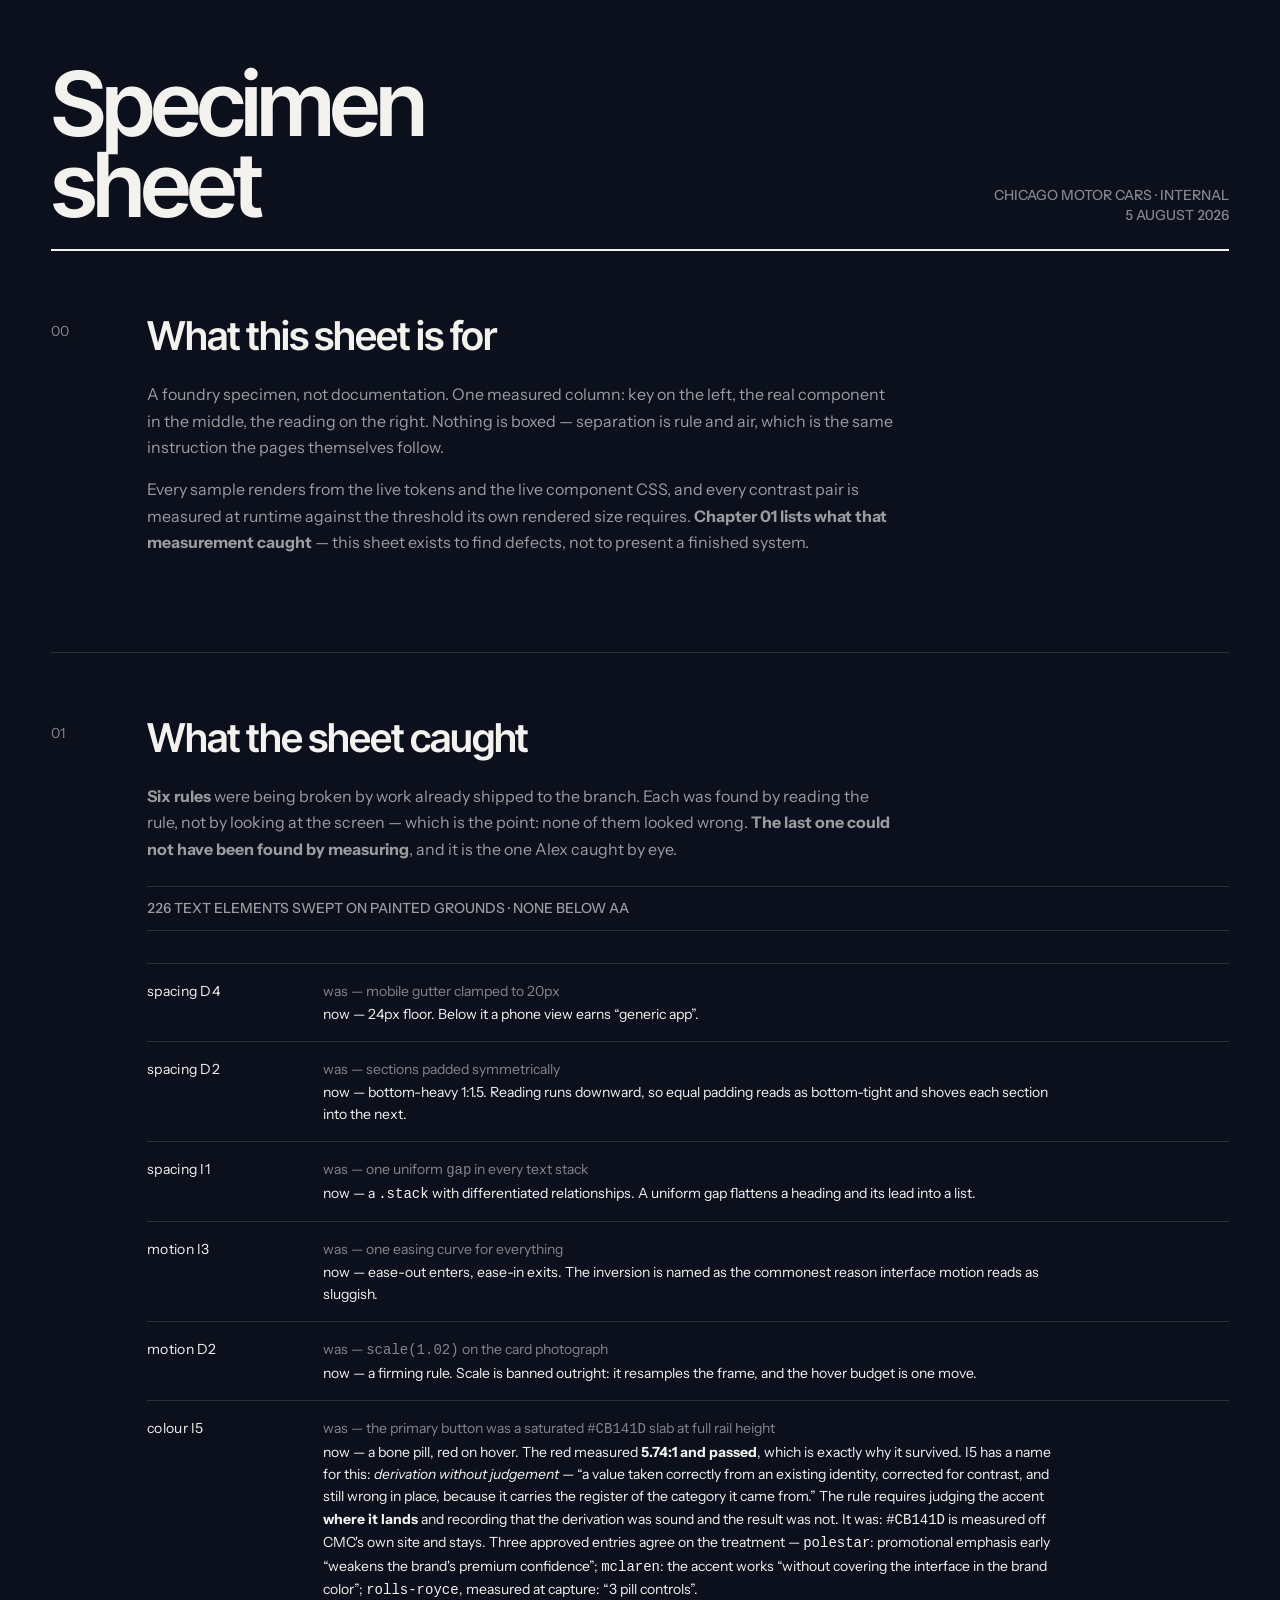
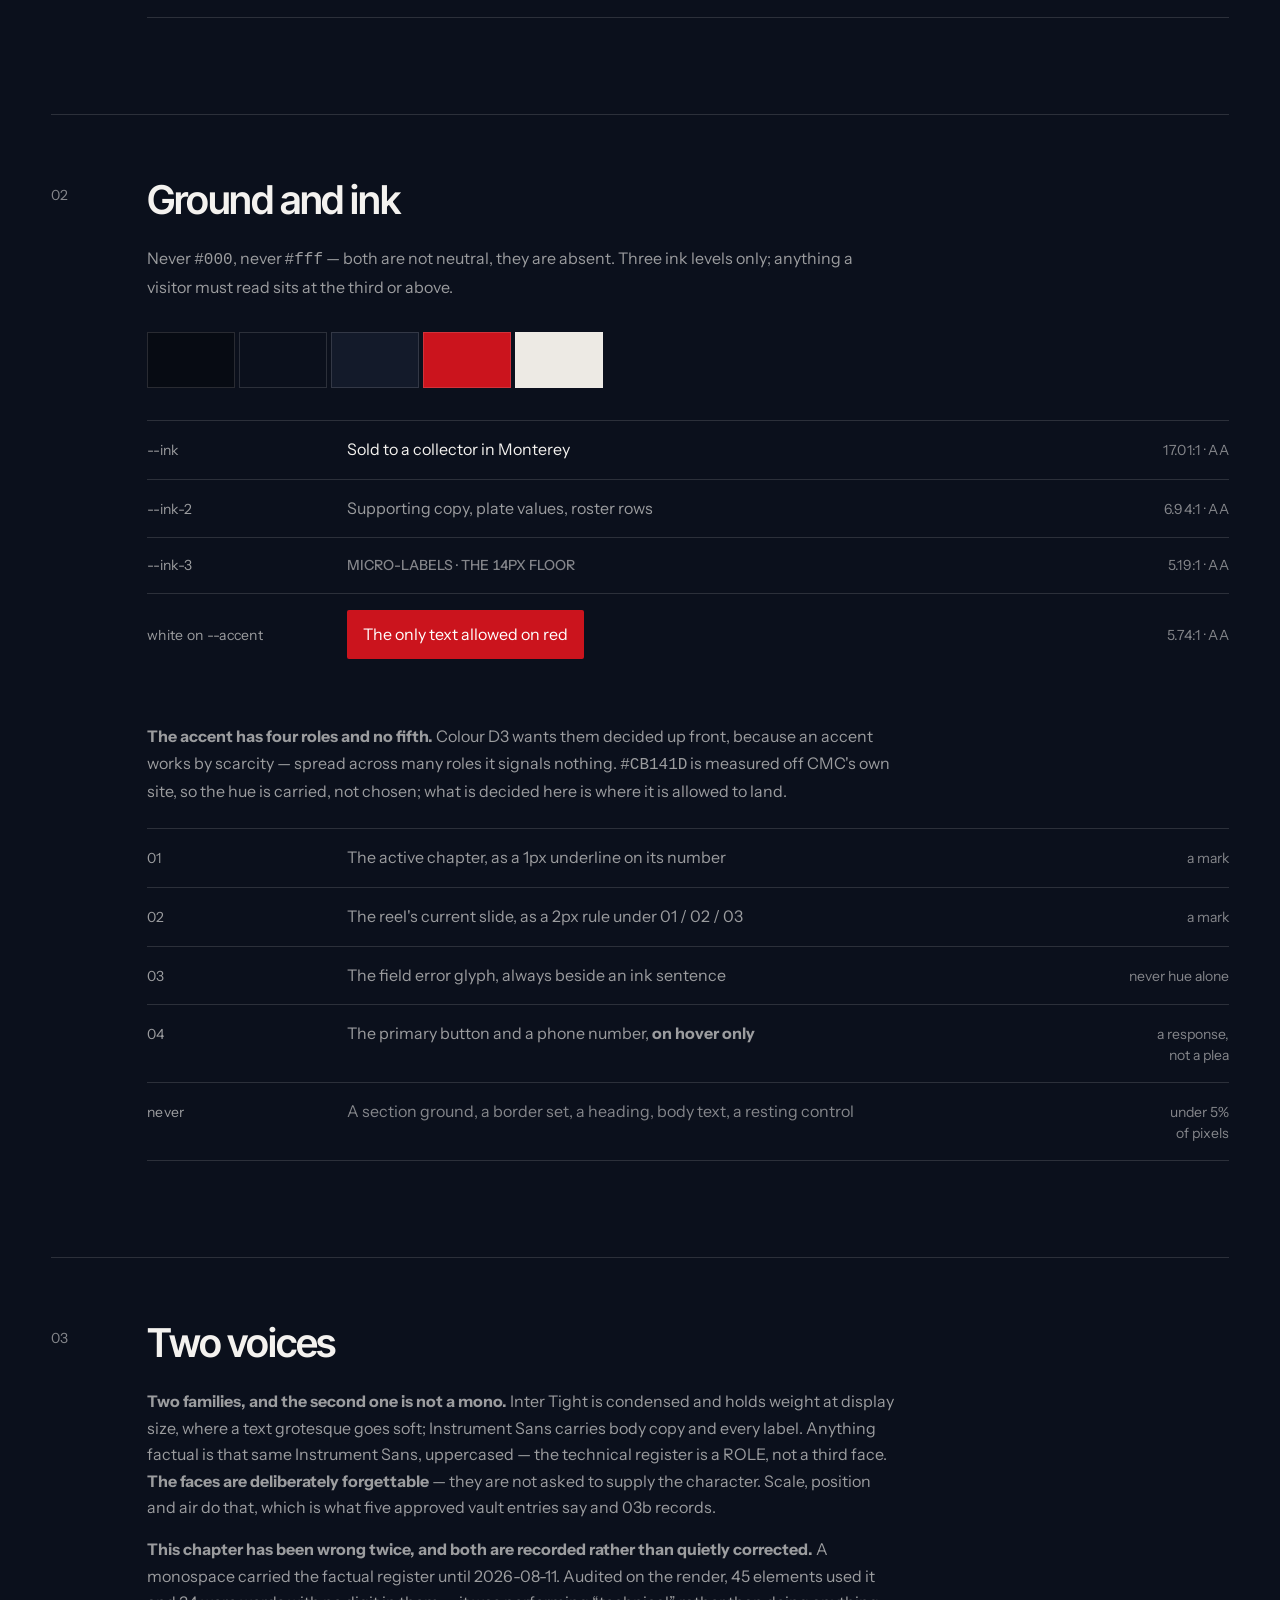
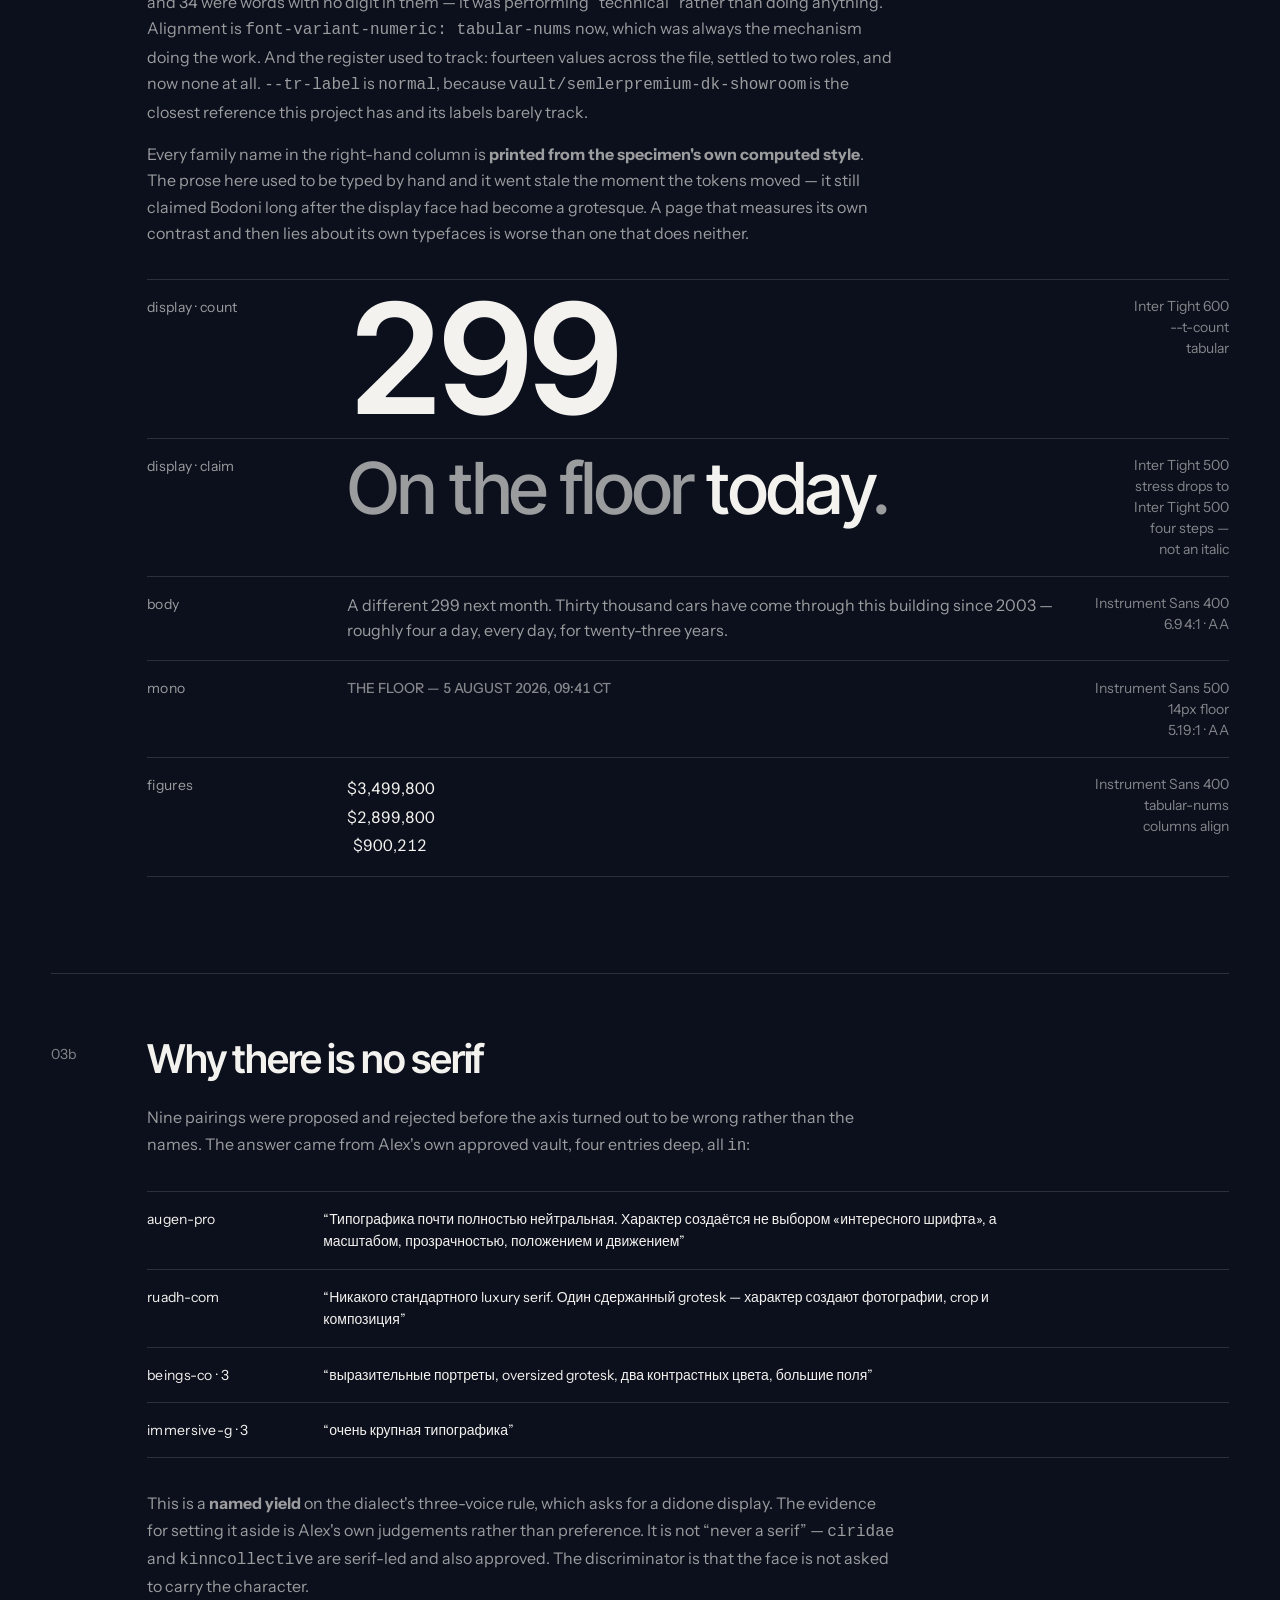
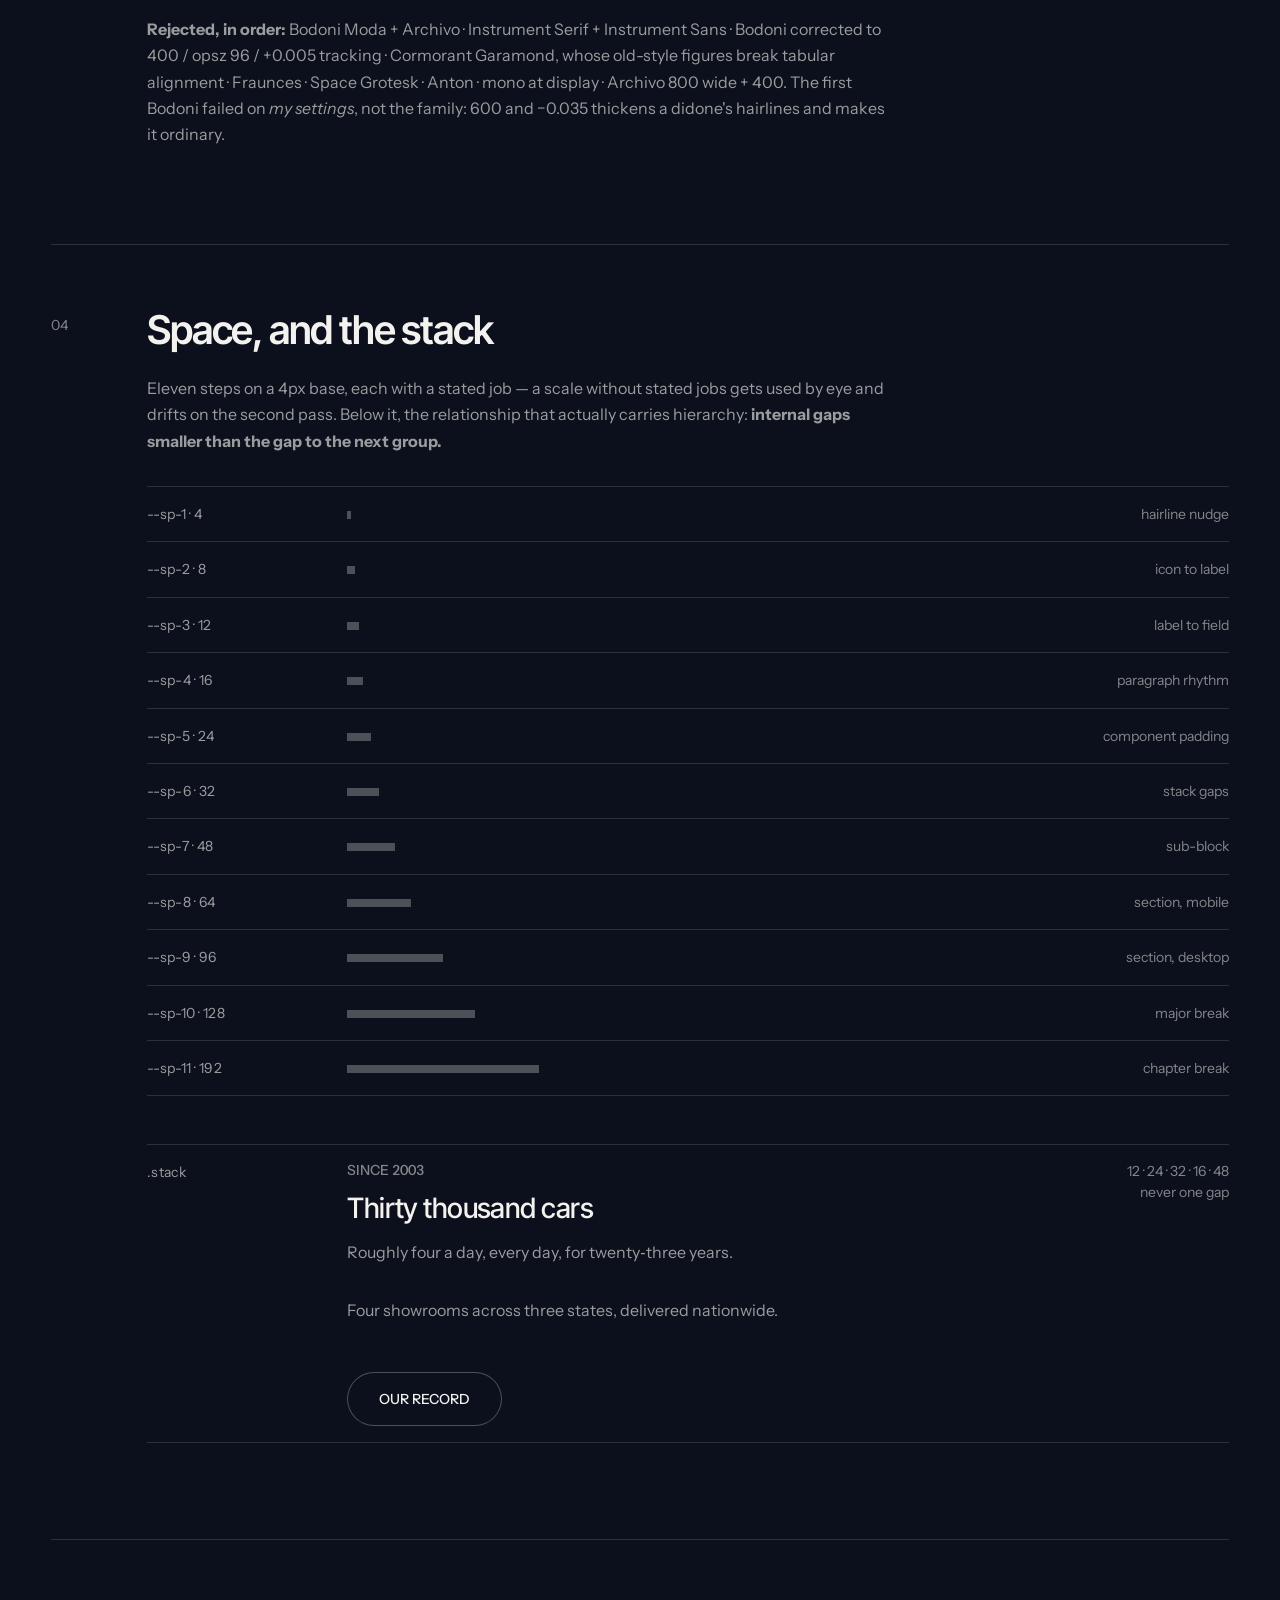
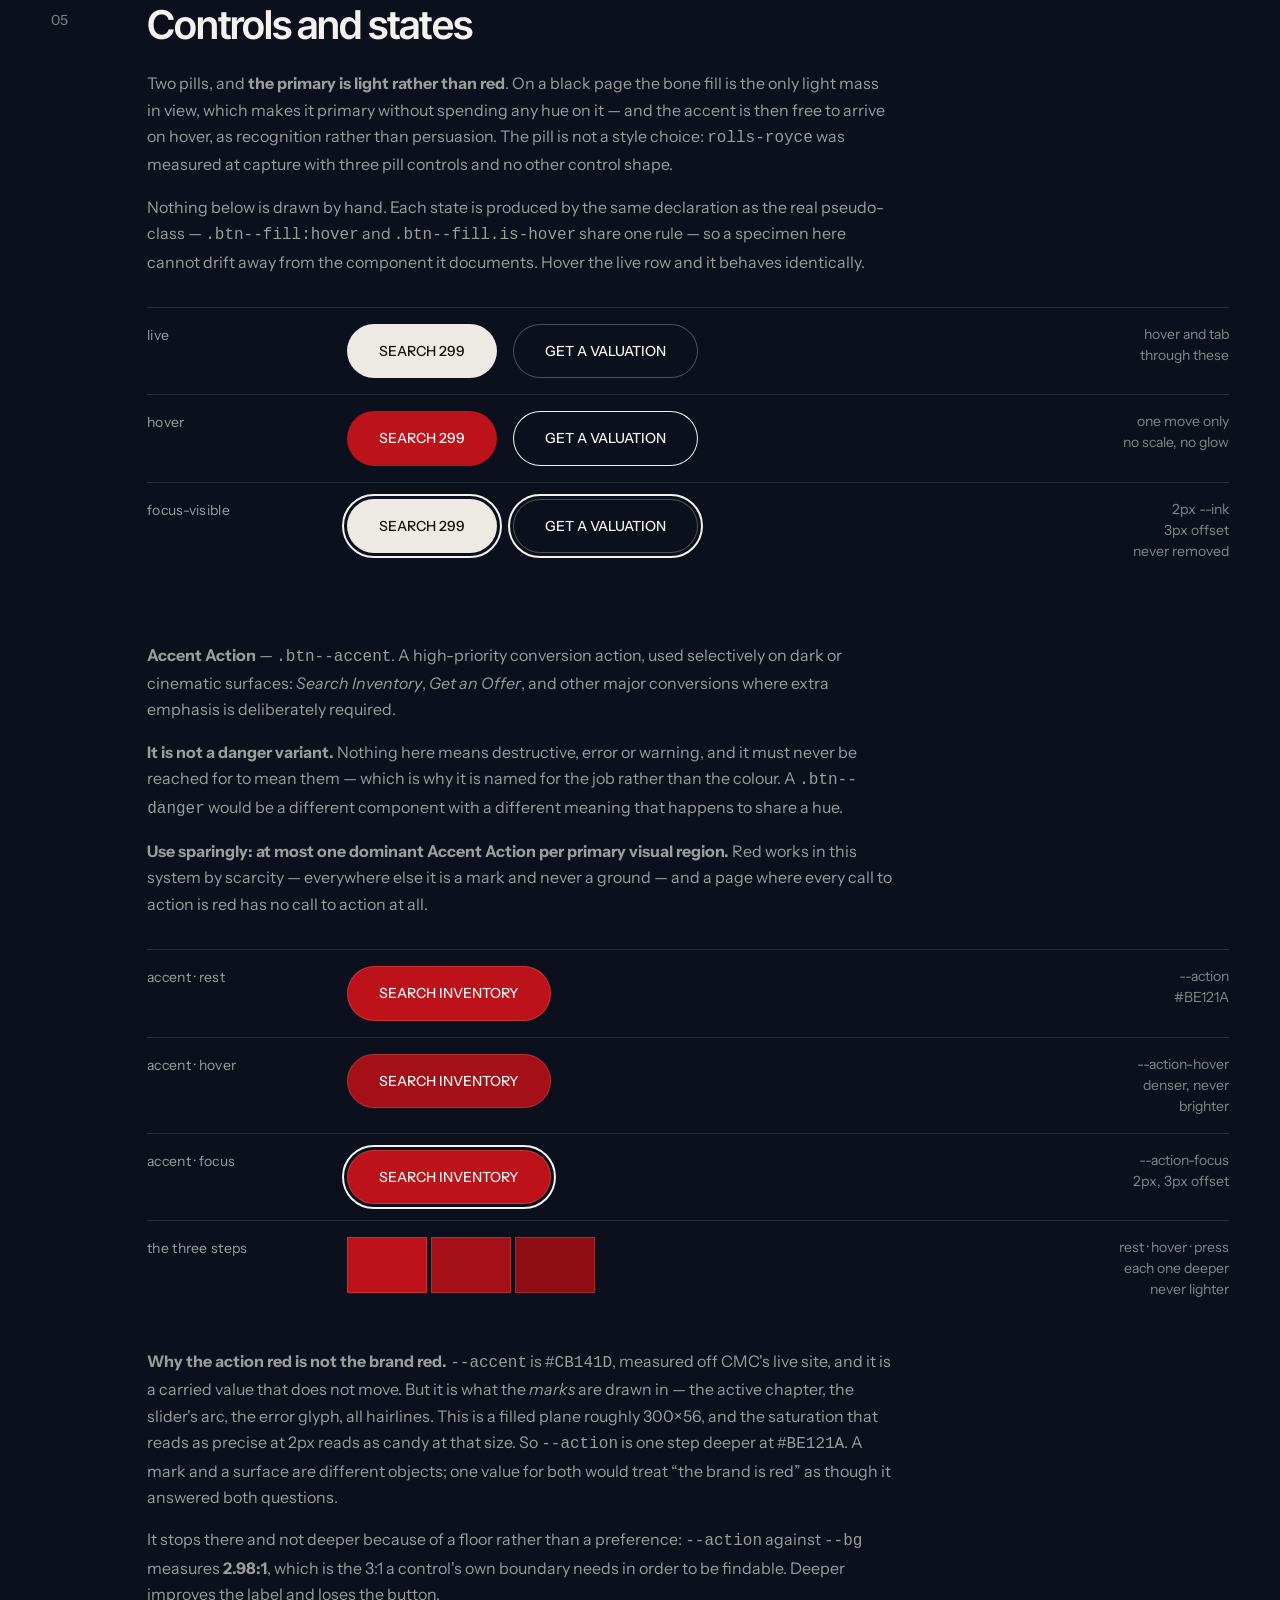
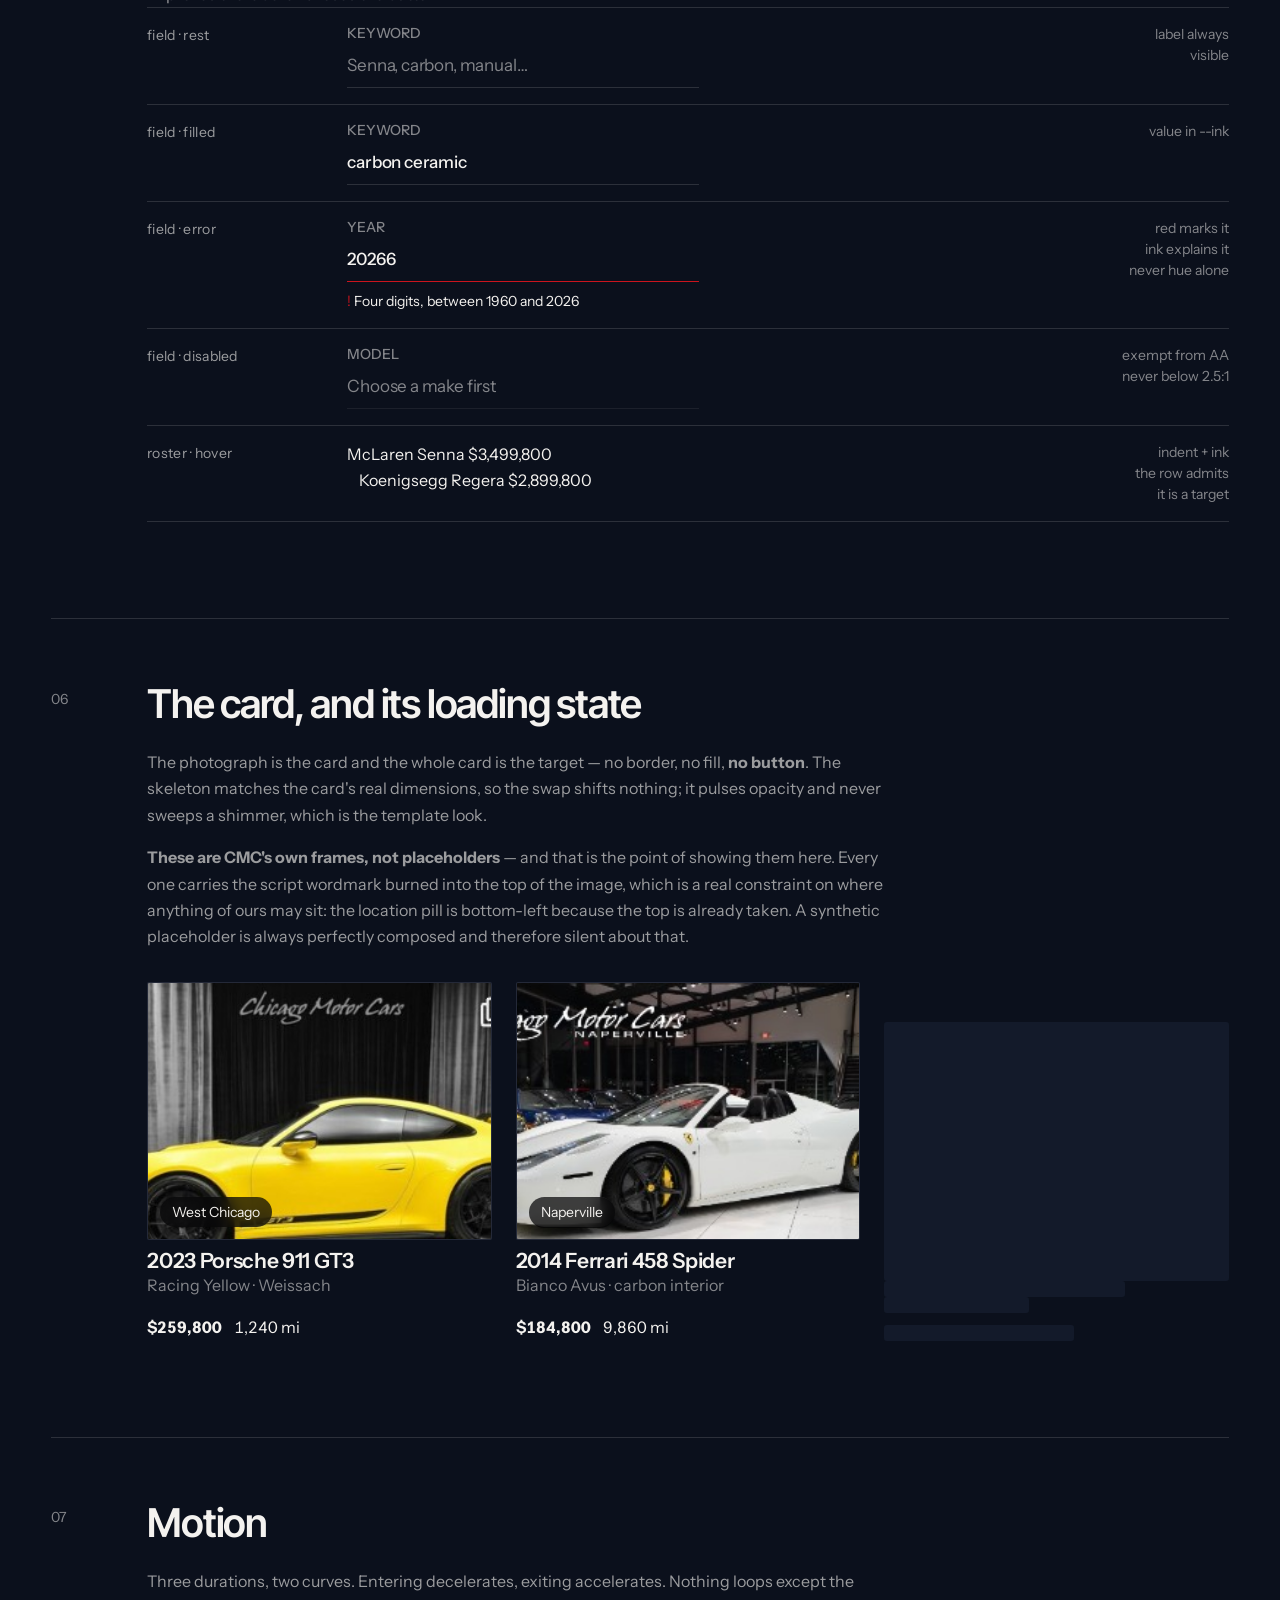
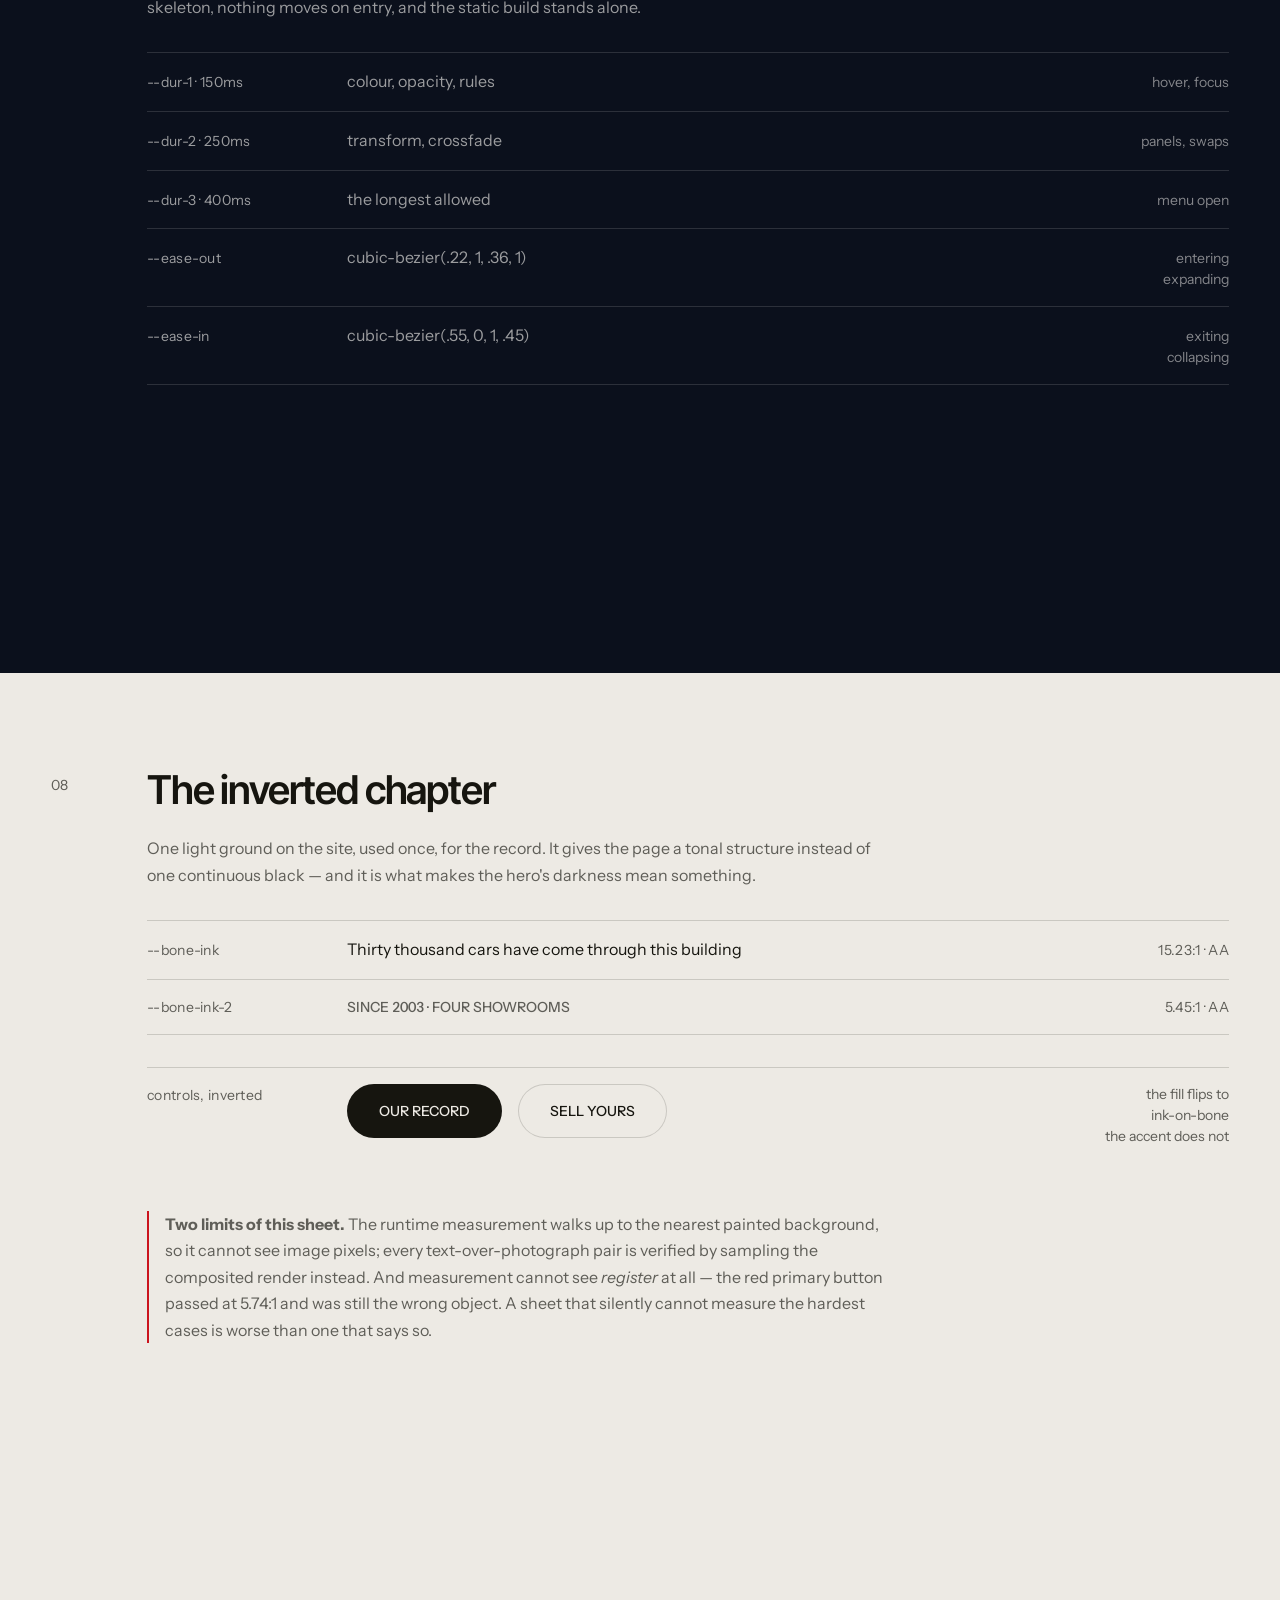
<file: design.html>
<!DOCTYPE html>
<html lang="en">
<head>
<meta charset="utf-8">
<meta name="viewport" content="width=device-width, initial-scale=1">
<title>Design system — Chicago Motor Cars</title>
<meta name="robots" content="noindex">

<link rel="preconnect" href="https://fonts.googleapis.com">
<link rel="preconnect" href="https://fonts.gstatic.com" crossorigin>
<link href="https://fonts.googleapis.com/css2?family=Instrument+Sans:ital,wght@0,400..700;1,400..700&family=Inter+Tight:wght@500;600;700&display=swap" rel="stylesheet">

<link rel="stylesheet" href="assets/css/tokens.css?v=50">
<link rel="stylesheet" href="assets/css/main.css?v=393">
<link rel="stylesheet" href="assets/css/specimen.css?v=10">
</head>
<body>

<main class="sheet shell">

  <header class="sheet__head">
    <h1 class="sheet__title">Specimen<br>sheet</h1>
    <p class="micro sheet__stamp">
      Chicago Motor Cars &middot; internal<br>
      5 August 2026
    </p>
  </header>

  <!-- 00 ================================================== -->
  <section class="chap">
    <p class="chap__num">00</p>
    <div>
      <h2 class="chap__title">What this sheet is for</h2>
      <p class="chap__lede">
        A foundry specimen, not documentation. One measured column: key on the left, the real component in
        the middle, the reading on the right. Nothing is boxed — separation is rule and air, which is the
        same instruction the pages themselves follow.
      </p>
      <p class="chap__lede" style="margin-block-start:var(--sp-4)">
        Every sample renders from the live tokens and the live component CSS, and every contrast pair is
        measured at runtime against the threshold its own rendered size requires. <b>Chapter 01 lists what
        that measurement caught</b> — this sheet exists to find defects, not to present a finished system.
      </p>
    </div>
  </section>

  <!-- 01 ================================================== -->
  <section class="chap">
    <p class="chap__num">01</p>
    <div>
      <h2 class="chap__title">What the sheet caught</h2>
      <p class="chap__lede">
        <b><span data-count="#caught .finding" style="text-transform:capitalize">&mdash;</span> rules</b> were
        being broken by work already shipped to the branch. Each was found by reading the rule, not by looking
        at the screen — which is the point: none of them looked wrong. <b>The last one could not have been
        found by measuring</b>, and it is the one Alex caught by eye.
      </p>
      <p class="audit micro" data-audit>&mdash;</p>

      <div id="caught" style="margin-block-start:var(--sp-6)">
        <div class="finding">
          <p class="finding__rule">spacing D4</p>
          <div>
            <p class="finding__was">was &mdash; mobile gutter clamped to 20px</p>
            <p class="finding__now">now &mdash; 24px floor. Below it a phone view earns “generic app”.</p>
          </div>
        </div>
        <div class="finding">
          <p class="finding__rule">spacing D2</p>
          <div>
            <p class="finding__was">was &mdash; sections padded symmetrically</p>
            <p class="finding__now">now &mdash; bottom-heavy 1:1.5. Reading runs downward, so equal padding
              reads as bottom-tight and shoves each section into the next.</p>
          </div>
        </div>
        <div class="finding">
          <p class="finding__rule">spacing I1</p>
          <div>
            <p class="finding__was">was &mdash; one uniform <code>gap</code> in every text stack</p>
            <p class="finding__now">now &mdash; a <code>.stack</code> with differentiated relationships.
              A uniform gap flattens a heading and its lead into a list.</p>
          </div>
        </div>
        <div class="finding">
          <p class="finding__rule">motion I3</p>
          <div>
            <p class="finding__was">was &mdash; one easing curve for everything</p>
            <p class="finding__now">now &mdash; ease-out enters, ease-in exits. The inversion is named as the
              commonest reason interface motion reads as sluggish.</p>
          </div>
        </div>
        <div class="finding">
          <p class="finding__rule">motion D2</p>
          <div>
            <p class="finding__was">was &mdash; <code>scale(1.02)</code> on the card photograph</p>
            <p class="finding__now">now &mdash; a firming rule. Scale is banned outright: it resamples the
              frame, and the hover budget is one move.</p>
          </div>
        </div>
        <div class="finding">
          <p class="finding__rule">colour I5</p>
          <div>
            <p class="finding__was">was &mdash; the primary button was a saturated <code>#CB141D</code> slab
              at full rail height</p>
            <p class="finding__now">now &mdash; a bone pill, red on hover. The red measured <b>5.74:1 and
              passed</b>, which is exactly why it survived. I5 has a name for this: <em>derivation without
              judgement</em> &mdash; “a value taken correctly from an existing identity, corrected for
              contrast, and still wrong in place, because it carries the register of the category it came
              from.” The rule requires judging the accent <b>where it lands</b> and recording that the
              derivation was sound and the result was not. It was: <code>#CB141D</code> is measured off CMC's
              own site and stays. Three approved entries agree on the treatment &mdash;
              <code>polestar</code>: promotional emphasis early “weakens the brand's premium confidence”;
              <code>mclaren</code>: the accent works “without covering the interface in the brand color”;
              <code>rolls-royce</code>, measured at capture: “3 pill controls”.</p>
          </div>
        </div>
      </div>
    </div>
  </section>

  <!-- 02 ================================================== -->
  <section class="chap">
    <p class="chap__num">02</p>
    <div>
      <h2 class="chap__title">Ground and ink</h2>
      <p class="chap__lede">
        Never <code>#000</code>, never <code>#fff</code> — both are not neutral, they are absent. Three ink
        levels only; anything a visitor must read sits at the third or above.
      </p>

      <div class="strip" style="margin-block:var(--sp-6) var(--sp-6)">
        <span class="strip__chip" style="background:var(--bg-sunk)"></span>
        <span class="strip__chip" style="background:var(--bg)"></span>
        <span class="strip__chip" style="background:var(--bg-raised)"></span>
        <span class="strip__chip" style="background:var(--accent)"></span>
        <span class="strip__chip" style="background:var(--bone)"></span>
      </div>

      <div class="row" data-measure-row>
        <p class="row__key">--ink</p>
        <p style="color:var(--ink)" data-measure>Sold to a collector in Monterey</p>
        <p class="row__note" data-ratio-slot></p>
      </div>
      <div class="row" data-measure-row>
        <p class="row__key">--ink-2</p>
        <p style="color:var(--ink-2)" data-measure>Supporting copy, plate values, roster rows</p>
        <p class="row__note" data-ratio-slot></p>
      </div>
      <div class="row" data-measure-row>
        <p class="row__key">--ink-3</p>
        <p class="micro" style="color:var(--ink-3)" data-measure>Micro-labels &middot; the 14px floor</p>
        <p class="row__note" data-ratio-slot></p>
      </div>
      <!-- The red field is bounded to the sample, not run across the row.
           A full-bleed accent band here would contradict the rule stated
           four lines below it. -->
      <div class="row" data-measure-row>
        <p class="row__key">white on --accent</p>
        <p style="background:var(--accent);color:#fff;padding:var(--sp-3) var(--sp-4);border-radius:2px;justify-self:start" data-measure>The only text allowed on red</p>
        <p class="row__note" data-ratio-slot></p>
      </div>

      <p class="chap__lede" style="margin-block-start:var(--sp-7)">
        <b>The accent has four roles and no fifth.</b> Colour D3 wants them decided up front, because an
        accent works by scarcity — spread across many roles it signals nothing. <code>#CB141D</code> is
        measured off CMC's own site, so the hue is carried, not chosen; what is decided here is where it
        is allowed to land.
      </p>
      <div style="margin-block-start:var(--sp-5)">
        <div class="row"><p class="row__key">01</p><p style="color:var(--ink-2)">The active chapter, as a 1px underline on its number</p><p class="row__note">a mark</p></div>
        <div class="row"><p class="row__key">02</p><p style="color:var(--ink-2)">The reel's current slide, as a 2px rule under 01 / 02 / 03</p><p class="row__note">a mark</p></div>
        <div class="row"><p class="row__key">03</p><p style="color:var(--ink-2)">The field error glyph, always beside an ink sentence</p><p class="row__note">never hue alone</p></div>
        <div class="row"><p class="row__key">04</p><p style="color:var(--ink-2)">The primary button and a phone number, <b>on hover only</b></p><p class="row__note">a response,<br>not a plea</p></div>
        <div class="row"><p class="row__key">never</p><p style="color:var(--ink-3)">A section ground, a border set, a heading, body text, a resting control</p><p class="row__note">under 5%<br>of pixels</p></div>
      </div>
    </div>
  </section>

  <!-- 03 ================================================== -->
  <section class="chap">
    <p class="chap__num">03</p>
    <div>
      <h2 class="chap__title">Two voices</h2>
      <p class="chap__lede">
        <b>Two families, and the second one is not a mono.</b> Inter Tight is condensed and holds weight
        at display size, where a text grotesque goes soft; Instrument Sans carries body copy and every
        label. Anything factual is that same Instrument Sans, uppercased — the technical register is a
        ROLE, not a third face.
        <b>The faces are deliberately forgettable</b> — they are not asked to supply the character.
        Scale, position and air do that, which is what five approved vault entries say and 03b records.
      </p>
      <p class="chap__lede" style="margin-block-start:var(--sp-4)">
        <b>This chapter has been wrong twice, and both are recorded rather than quietly corrected.</b>
        A monospace carried the factual register until 2026-08-11. Audited on the render, 45 elements
        used it and 34 were words with no digit in them — it was performing “technical” rather than
        doing anything. Alignment is <code>font-variant-numeric: tabular-nums</code> now, which was
        always the mechanism doing the work.
        And the register used to track: fourteen values across the file, settled to two roles, and now
        none at all. <code>--tr-label</code> is <code>normal</code>, because
        <code>vault/semlerpremium-dk-showroom</code> is the closest reference this project has and its
        labels barely track.
      </p>
      <p class="chap__lede" style="margin-block-start:var(--sp-4)">
        Every family name in the right-hand column is <b>printed from the specimen's own computed style</b>.
        The prose here used to be typed by hand and it went stale the moment the tokens moved — it still
        claimed Bodoni long after the display face had become a grotesque. A page that measures its own
        contrast and then lies about its own typefaces is worse than one that does neither.
      </p>

      <div class="row row--tall" style="margin-block-start:var(--sp-6)">
        <p class="row__key">display &middot; count</p>
        <p class="js-count" style="font-family:var(--font-display);font-size:var(--t-count);font-weight:600;line-height:var(--lh-count);letter-spacing:var(--tr-count);font-variant-numeric:tabular-nums">299</p>
        <p class="row__note"><span data-face=".js-count"></span><br>--t-count<br>tabular</p>
      </div>

      <div class="row row--tall">
        <p class="row__key">display &middot; claim</p>
        <p class="js-claim" style="font-family:var(--font-display);font-size:var(--t-claim);font-weight:500;line-height:var(--lh-display);letter-spacing:var(--tr-display);color:var(--ink-2)">On the floor <em class="js-stress" style="font-style:normal;font-weight:500;color:var(--ink)">today</em>.</p>
        <p class="row__note"><span data-face=".js-claim"></span><br>stress drops to<br><span data-face=".js-stress"></span><br>four steps &mdash;<br>not an italic</p>
      </div>

      <div class="row row--tall" data-measure-row>
        <p class="row__key">body</p>
        <p class="js-body" style="max-width:68ch;line-height:var(--lh-body);color:var(--ink-2)" data-measure>A different 299 next month. Thirty thousand cars have come through this building since 2003 — roughly four a day, every day, for twenty-three years.</p>
        <p class="row__note"><span data-face=".js-body"></span><br><span data-ratio-slot></span></p>
      </div>

      <div class="row" data-measure-row>
        <p class="row__key">mono</p>
        <p class="micro js-mono" style="color:var(--ink-3)" data-measure>The floor &mdash; 5 August 2026, 09:41 CT</p>
        <p class="row__note"><span data-face=".js-mono"></span><br>14px floor<br><span data-ratio-slot></span></p>
      </div>

      <div class="row row--tall">
        <p class="row__key">figures</p>
        <p class="js-fig" style="font-family:var(--font-label);font-variant-numeric:tabular-nums;line-height:1.8">$3,499,800<br>$2,899,800<br>&nbsp;&nbsp;$900,212</p>
        <p class="row__note"><span data-face=".js-fig"></span><br>tabular-nums<br>columns align</p>
      </div>
    </div>
  </section>

  <!-- 03b ================================================= -->
  <section class="chap">
    <p class="chap__num">03b</p>
    <div>
      <h2 class="chap__title">Why there is no serif</h2>
      <p class="chap__lede">
        Nine pairings were proposed and rejected before the axis turned out to be wrong rather than the
        names. The answer came from Alex's own approved vault,
        <span data-count="#vault .finding">&mdash;</span> entries deep, all <code>in</code>:
      </p>

      <div id="vault" style="margin-block-start:var(--sp-6)">
        <div class="finding">
          <p class="finding__rule">augen-pro</p>
          <div><p class="finding__now">“Типографика почти полностью нейтральная. Характер создаётся не выбором «интересного шрифта», а масштабом, прозрачностью, положением и движением”</p></div>
        </div>
        <div class="finding">
          <p class="finding__rule">ruadh-com</p>
          <div><p class="finding__now">“Никакого стандартного luxury serif. Один сдержанный grotesk — характер создают фотографии, crop и композиция”</p></div>
        </div>
        <div class="finding">
          <p class="finding__rule">beings-co &middot; 3</p>
          <div><p class="finding__now">“выразительные портреты, oversized grotesk, два контрастных цвета, большие поля”</p></div>
        </div>
        <div class="finding">
          <p class="finding__rule">immersive-g &middot; 3</p>
          <div><p class="finding__now">“очень крупная типографика”</p></div>
        </div>
      </div>

      <p class="chap__lede" style="margin-block-start:var(--sp-6)">
        This is a <b>named yield</b> on the dialect's three-voice rule, which asks for a didone display. The
        evidence for setting it aside is Alex's own judgements rather than preference. It is not “never a
        serif” — <code>ciridae</code> and <code>kinncollective</code> are serif-led and also approved. The
        discriminator is that the face is not asked to carry the character.
      </p>
      <p class="chap__lede" style="margin-block-start:var(--sp-4)">
        <b>Rejected, in order:</b> Bodoni Moda + Archivo &middot; Instrument Serif + Instrument Sans &middot;
        Bodoni corrected to 400 / opsz 96 / +0.005 tracking &middot; Cormorant Garamond, whose old-style
        figures break tabular alignment &middot; Fraunces &middot; Space Grotesk &middot; Anton &middot;
        mono at display &middot; Archivo 800 wide + 400. The first Bodoni failed on <em>my settings</em>,
        not the family: 600 and −0.035 thickens a didone's hairlines and makes it ordinary.
      </p>
    </div>
  </section>

  <!-- 04 ================================================== -->
  <section class="chap">
    <p class="chap__num">04</p>
    <div>
      <h2 class="chap__title">Space, and the stack</h2>
      <p class="chap__lede">
        <span data-count="#scale .row" style="text-transform:capitalize">&mdash;</span> steps on a 4px base,
        each with a stated job — a scale without stated jobs gets used by eye and drifts on the second pass.
        Below it, the relationship that actually carries hierarchy: <b>internal gaps smaller than the gap to
        the next group.</b>
      </p>

      <div id="scale" style="margin-block-start:var(--sp-6)">
        <div class="row"><p class="row__key">--sp-1 &middot; 4</p><span class="rule-bar" style="width:4px"></span><p class="row__note">hairline nudge</p></div>
        <div class="row"><p class="row__key">--sp-2 &middot; 8</p><span class="rule-bar" style="width:8px"></span><p class="row__note">icon to label</p></div>
        <div class="row"><p class="row__key">--sp-3 &middot; 12</p><span class="rule-bar" style="width:12px"></span><p class="row__note">label to field</p></div>
        <div class="row"><p class="row__key">--sp-4 &middot; 16</p><span class="rule-bar" style="width:16px"></span><p class="row__note">paragraph rhythm</p></div>
        <div class="row"><p class="row__key">--sp-5 &middot; 24</p><span class="rule-bar" style="width:24px"></span><p class="row__note">component padding</p></div>
        <div class="row"><p class="row__key">--sp-6 &middot; 32</p><span class="rule-bar" style="width:32px"></span><p class="row__note">stack gaps</p></div>
        <div class="row"><p class="row__key">--sp-7 &middot; 48</p><span class="rule-bar" style="width:48px"></span><p class="row__note">sub-block</p></div>
        <div class="row"><p class="row__key">--sp-8 &middot; 64</p><span class="rule-bar" style="width:64px"></span><p class="row__note">section, mobile</p></div>
        <div class="row"><p class="row__key">--sp-9 &middot; 96</p><span class="rule-bar" style="width:96px"></span><p class="row__note">section, desktop</p></div>
        <div class="row"><p class="row__key">--sp-10 &middot; 128</p><span class="rule-bar" style="width:128px"></span><p class="row__note">major break</p></div>
        <div class="row"><p class="row__key">--sp-11 &middot; 192</p><span class="rule-bar" style="width:192px"></span><p class="row__note">chapter break</p></div>
      </div>

      <div class="row row--tall" style="margin-block-start:var(--sp-7)">
        <p class="row__key">.stack</p>
        <div class="stack" style="max-width:44ch">
          <p class="micro" style="color:var(--ink-3)">Since 2003</p>
          <h3 style="font-family:var(--font-display);font-size:1.75rem;font-weight:500;line-height:1.1;letter-spacing:-.02em">Thirty thousand cars</h3>
          <p class="lede" style="color:var(--ink-2);line-height:1.6">Roughly four a day, every day, for twenty&#8209;three years.</p>
          <p style="color:var(--ink-2);line-height:1.65">Four showrooms across three states, delivered nationwide.</p>
          <div class="cta-row"><a class="btn btn--line" href="#">Our record</a></div>
        </div>
        <p class="row__note">12 &middot; 24 &middot; 32 &middot; 16 &middot; 48<br>never one gap</p>
      </div>
    </div>
  </section>

  <!-- 05 ================================================== -->
  <section class="chap">
    <p class="chap__num">05</p>
    <div>
      <h2 class="chap__title">Controls and states</h2>
      <p class="chap__lede">
        Two pills, and <b>the primary is light rather than red</b>. On a black page the bone fill is the only
        light mass in view, which makes it primary without spending any hue on it — and the accent is then
        free to arrive on hover, as recognition rather than persuasion. The pill is not a style choice:
        <code>rolls-royce</code> was measured at capture with three pill controls and no other control shape.
      </p>
      <p class="chap__lede" style="margin-block-start:var(--sp-4)">
        Nothing below is drawn by hand. Each state is produced by the same declaration as the real
        pseudo-class &mdash; <code>.btn--fill:hover</code> and <code>.btn--fill.is-hover</code> share one rule
        &mdash; so a specimen here cannot drift away from the component it documents. Hover the live row and
        it behaves identically.
      </p>

      <div class="row row--tall" style="margin-block-start:var(--sp-6)">
        <p class="row__key">live</p>
        <div style="display:flex;gap:var(--sp-4);flex-wrap:wrap">
          <button class="btn btn--fill" type="button">Search 299</button>
          <a class="btn btn--line" href="#">Get a valuation</a>
        </div>
        <p class="row__note">hover and tab<br>through these</p>
      </div>

      <div class="row row--tall">
        <p class="row__key">hover</p>
        <div style="display:flex;gap:var(--sp-4);flex-wrap:wrap">
          <button class="btn btn--fill is-hover" type="button" tabindex="-1">Search 299</button>
          <a class="btn btn--line is-hover" tabindex="-1">Get a valuation</a>
        </div>
        <p class="row__note">one move only<br>no scale, no glow</p>
      </div>

      <div class="row row--tall">
        <p class="row__key">focus-visible</p>
        <div style="display:flex;gap:var(--sp-4);flex-wrap:wrap">
          <button class="btn btn--fill is-focus" type="button" tabindex="-1">Search 299</button>
          <a class="btn btn--line is-focus" tabindex="-1">Get a valuation</a>
        </div>
        <p class="row__note">2px --ink<br>3px offset<br>never removed</p>
      </div>

      <!-- ============================================================
           ACCENT ACTION — the third variant
           ============================================================ -->
      <p class="chap__lede" style="margin-block-start:var(--sp-8)">
        <b>Accent Action</b> &mdash; <code>.btn--accent</code>. A high-priority conversion action, used
        selectively on dark or cinematic surfaces: <em>Search Inventory</em>, <em>Get an Offer</em>, and
        other major conversions where extra emphasis is deliberately required.
      </p>
      <p class="chap__lede" style="margin-block-start:var(--sp-4)">
        <b>It is not a danger variant.</b> Nothing here means destructive, error or warning, and it must
        never be reached for to mean them &mdash; which is why it is named for the job rather than the
        colour. A <code>.btn--danger</code> would be a different component with a different meaning that
        happens to share a hue.
      </p>
      <p class="chap__lede" style="margin-block-start:var(--sp-4)">
        <b>Use sparingly: at most one dominant Accent Action per primary visual region.</b> Red works in
        this system by scarcity &mdash; everywhere else it is a mark and never a ground &mdash; and a page
        where every call to action is red has no call to action at all.
      </p>

      <div class="row row--tall" style="margin-block-start:var(--sp-6)">
        <p class="row__key">accent &middot; rest</p>
        <div style="display:flex;gap:var(--sp-4);flex-wrap:wrap">
          <button class="btn btn--accent" type="button">Search Inventory</button>
        </div>
        <p class="row__note" data-measure-row>--action<br>#BE121A<br><span data-ratio-slot></span></p>
      </div>

      <div class="row row--tall">
        <p class="row__key">accent &middot; hover</p>
        <div style="display:flex;gap:var(--sp-4);flex-wrap:wrap">
          <button class="btn btn--accent is-hover" type="button" tabindex="-1">Search Inventory</button>
        </div>
        <p class="row__note">--action-hover<br>denser, never<br>brighter</p>
      </div>

      <div class="row row--tall">
        <p class="row__key">accent &middot; focus</p>
        <div style="display:flex;gap:var(--sp-4);flex-wrap:wrap">
          <button class="btn btn--accent is-focus" type="button" tabindex="-1">Search Inventory</button>
        </div>
        <p class="row__note">--action-focus<br>2px, 3px offset</p>
      </div>

      <div class="row row--tall">
        <p class="row__key">the three steps</p>
        <div style="display:flex;gap:var(--sp-1);flex-wrap:wrap">
          <span class="strip__chip" style="background:var(--action);width:5rem"></span>
          <span class="strip__chip" style="background:var(--action-hover);width:5rem"></span>
          <span class="strip__chip" style="background:var(--action-press);width:5rem"></span>
        </div>
        <p class="row__note">rest &middot; hover &middot; press<br>each one deeper<br>never lighter</p>
      </div>

      <p class="chap__lede" style="margin-block-start:var(--sp-6)">
        <b>Why the action red is not the brand red.</b> <code>--accent</code> is <code>#CB141D</code>,
        measured off CMC's live site, and it is a carried value that does not move. But it is what the
        <em>marks</em> are drawn in &mdash; the active chapter, the slider's arc, the error glyph, all
        hairlines. This is a filled plane roughly 300&times;56, and the saturation that reads as precise at
        2px reads as candy at that size. So <code>--action</code> is one step deeper at
        <code>#BE121A</code>. A mark and a surface are different objects; one value for both would treat
        &ldquo;the brand is red&rdquo; as though it answered both questions.
      </p>
      <p class="chap__lede" style="margin-block-start:var(--sp-4)">
        It stops there and not deeper because of a floor rather than a preference: <code>--action</code>
        against <code>--bg</code> measures <b>2.98:1</b>, which is the 3:1 a control's own boundary needs
        in order to be findable. Deeper improves the label and loses the button.
      </p>

      <div class="row row--tall">
        <p class="row__key">field &middot; rest</p>
        <div class="field field--single" style="max-width:22rem">
          <label class="field__label micro" style="color:var(--ink-3)" for="s-a">Keyword</label>
          <input class="field__control" id="s-a" type="search" placeholder="Senna, carbon, manual&hellip;">
        </div>
        <p class="row__note">label always<br>visible</p>
      </div>

      <div class="row row--tall">
        <p class="row__key">field &middot; filled</p>
        <div class="field field--single" style="max-width:22rem">
          <label class="field__label micro" style="color:var(--ink-3)" for="s-b">Keyword</label>
          <input class="field__control" id="s-b" type="search" value="carbon ceramic" tabindex="-1">
        </div>
        <p class="row__note">value in --ink</p>
      </div>

      <div class="row row--tall">
        <p class="row__key">field &middot; error</p>
        <div class="field field--single field--error" style="max-width:22rem">
          <label class="field__label micro" style="color:var(--ink-3)" for="s-c">Year</label>
          <input class="field__control" id="s-c" type="text" value="20266" tabindex="-1">
          <p class="field__error">Four digits, between 1960 and 2026</p>
        </div>
        <p class="row__note">red marks it<br>ink explains it<br>never hue alone</p>
      </div>

      <div class="row row--tall">
        <p class="row__key">field &middot; disabled</p>
        <div class="field field--single" style="max-width:22rem">
          <label class="field__label micro" style="color:var(--ink-3)" for="s-d">Model</label>
          <input class="field__control" id="s-d" type="text" placeholder="Choose a make first" disabled>
        </div>
        <p class="row__note">exempt from AA<br>never below 2.5:1</p>
      </div>

      <div class="row row--tall">
        <p class="row__key">roster &middot; hover</p>
        <div class="roster" style="max-width:34rem">
          <ul class="roster__list">
            <li><a href="#">McLaren Senna <span>$3,499,800</span></a></li>
            <li><a class="is-hover" tabindex="-1">Koenigsegg Regera <span>$2,899,800</span></a></li>
          </ul>
        </div>
        <p class="row__note">indent + ink<br>the row admits<br>it is a target</p>
      </div>
    </div>
  </section>

  <!-- 06 ================================================== -->
  <section class="chap">
    <p class="chap__num">06</p>
    <div>
      <h2 class="chap__title">The card, and its loading state</h2>
      <p class="chap__lede">
        The photograph is the card and the whole card is the target — no border, no fill, <b>no button</b>.
        The skeleton matches the card's real dimensions, so the swap shifts nothing; it pulses opacity and
        never sweeps a shimmer, which is the template look.
      </p>
      <p class="chap__lede" style="margin-block-start:var(--sp-4)">
        <b>These are CMC's own frames, not placeholders</b> — and that is the point of showing them here.
        Every one carries the script wordmark burned into the top of the image, which is a real constraint on
        where anything of ours may sit: the location pill is bottom-left because the top is already taken.
        A synthetic placeholder is always perfectly composed and therefore silent about that.
      </p>

      <div style="display:grid;grid-template-columns:repeat(auto-fit,minmax(14rem,1fr));gap:var(--sp-5);margin-block-start:var(--sp-6)">
        <a class="vcard" href="#">
          <span class="vcard__media">
            <img src="assets/img/stock/cmc-911-gt3-yellow.jpg" alt="" width="326" height="218">
            <span class="vcard__place">West Chicago</span>
          </span>
          <span class="vcard__name">2023 Porsche 911 GT3</span>
          <span class="vcard__trim">Racing Yellow &middot; Weissach</span>
          <span class="vcard__facts"><b>$259,800</b><span>1,240 mi</span></span>
        </a>
        <a class="vcard" href="#">
          <span class="vcard__media">
            <img src="assets/img/stock/cmc-458-spider.jpg" alt="" width="326" height="218">
            <span class="vcard__place">Naperville</span>
          </span>
          <span class="vcard__name">2014 Ferrari 458 Spider</span>
          <span class="vcard__trim">Bianco Avus &middot; carbon interior</span>
          <span class="vcard__facts"><b>$184,800</b><span>9,860 mi</span></span>
        </a>
        <div class="vcard" aria-hidden="true">
          <span class="skeleton skeleton--media"></span>
          <span class="skeleton skeleton--line" style="width:70%"></span>
          <span class="skeleton skeleton--line skeleton--short"></span>
          <span class="skeleton skeleton--line" style="width:55%;margin-block-start:var(--sp-3)"></span>
        </div>
      </div>
    </div>
  </section>

  <!-- 07 ================================================== -->
  <section class="chap" style="border-bottom:0">
    <p class="chap__num">07</p>
    <div>
      <h2 class="chap__title">Motion</h2>
      <p class="chap__lede">
        Three durations, two curves. Entering decelerates, exiting accelerates. Nothing loops except the
        skeleton, nothing moves on entry, and the static build stands alone.
      </p>
      <div style="margin-block-start:var(--sp-6)">
        <div class="row"><p class="row__key">--dur-1 &middot; 150ms</p><p style="color:var(--ink-2)">colour, opacity, rules</p><p class="row__note">hover, focus</p></div>
        <div class="row"><p class="row__key">--dur-2 &middot; 250ms</p><p style="color:var(--ink-2)">transform, crossfade</p><p class="row__note">panels, swaps</p></div>
        <div class="row"><p class="row__key">--dur-3 &middot; 400ms</p><p style="color:var(--ink-2)">the longest allowed</p><p class="row__note">menu open</p></div>
        <div class="row"><p class="row__key">--ease-out</p><p style="color:var(--ink-2)">cubic-bezier(.22, 1, .36, 1)</p><p class="row__note">entering<br>expanding</p></div>
        <div class="row"><p class="row__key">--ease-in</p><p style="color:var(--ink-2)">cubic-bezier(.55, 0, 1, .45)</p><p class="row__note">exiting<br>collapsing</p></div>
      </div>
    </div>
  </section>

</main>

<!-- ===================== THE LIGHT CHAPTER ===================== -->
<div class="on-bone">
  <div class="sheet shell" style="padding-block:var(--sp-9) var(--sp-11)">
    <section class="chap" style="border-bottom:0;padding-block-start:0">
      <p class="chap__num">08</p>
      <div>
        <h2 class="chap__title">The inverted chapter</h2>
        <p class="chap__lede">
          One light ground on the site, used once, for the record. It gives the page a tonal structure instead
          of one continuous black — and it is what makes the hero's darkness mean something.
        </p>
        <div style="margin-block-start:var(--sp-6)">
          <div class="row" data-measure-row>
            <p class="row__key">--bone-ink</p>
            <p style="color:var(--bone-ink)" data-measure>Thirty thousand cars have come through this building</p>
            <p class="row__note" data-ratio-slot></p>
          </div>
          <div class="row" data-measure-row>
            <p class="row__key">--bone-ink-2</p>
            <p class="micro" style="color:var(--bone-ink-2)" data-measure>Since 2003 &middot; four showrooms</p>
            <p class="row__note" data-ratio-slot></p>
          </div>
        </div>
        <div class="row row--tall" style="margin-block-start:var(--sp-6)">
          <p class="row__key">controls, inverted</p>
          <div style="display:flex;gap:var(--sp-4);flex-wrap:wrap">
            <button class="btn btn--fill" type="button">Our record</button>
            <a class="btn btn--line" href="#">Sell yours</a>
          </div>
          <p class="row__note">the fill flips to<br>ink-on-bone<br>the accent does not</p>
        </div>

        <p class="chap__lede" style="margin-block-start:var(--sp-7);border-inline-start:2px solid var(--accent);padding-inline-start:var(--sp-4)">
          <b>Two limits of this sheet.</b> The runtime measurement walks up to the nearest painted
          background, so it cannot see image pixels; every text-over-photograph pair is verified by sampling
          the composited render instead. And measurement cannot see <em>register</em> at all — the red
          primary button passed at 5.74:1 and was still the wrong object. A sheet that silently cannot
          measure the hardest cases is worse than one that says so.
        </p>
      </div>
    </section>
  </div>
</div>

<script src="assets/js/design.js?v=4" defer></script>
</body>
</html>
</file>
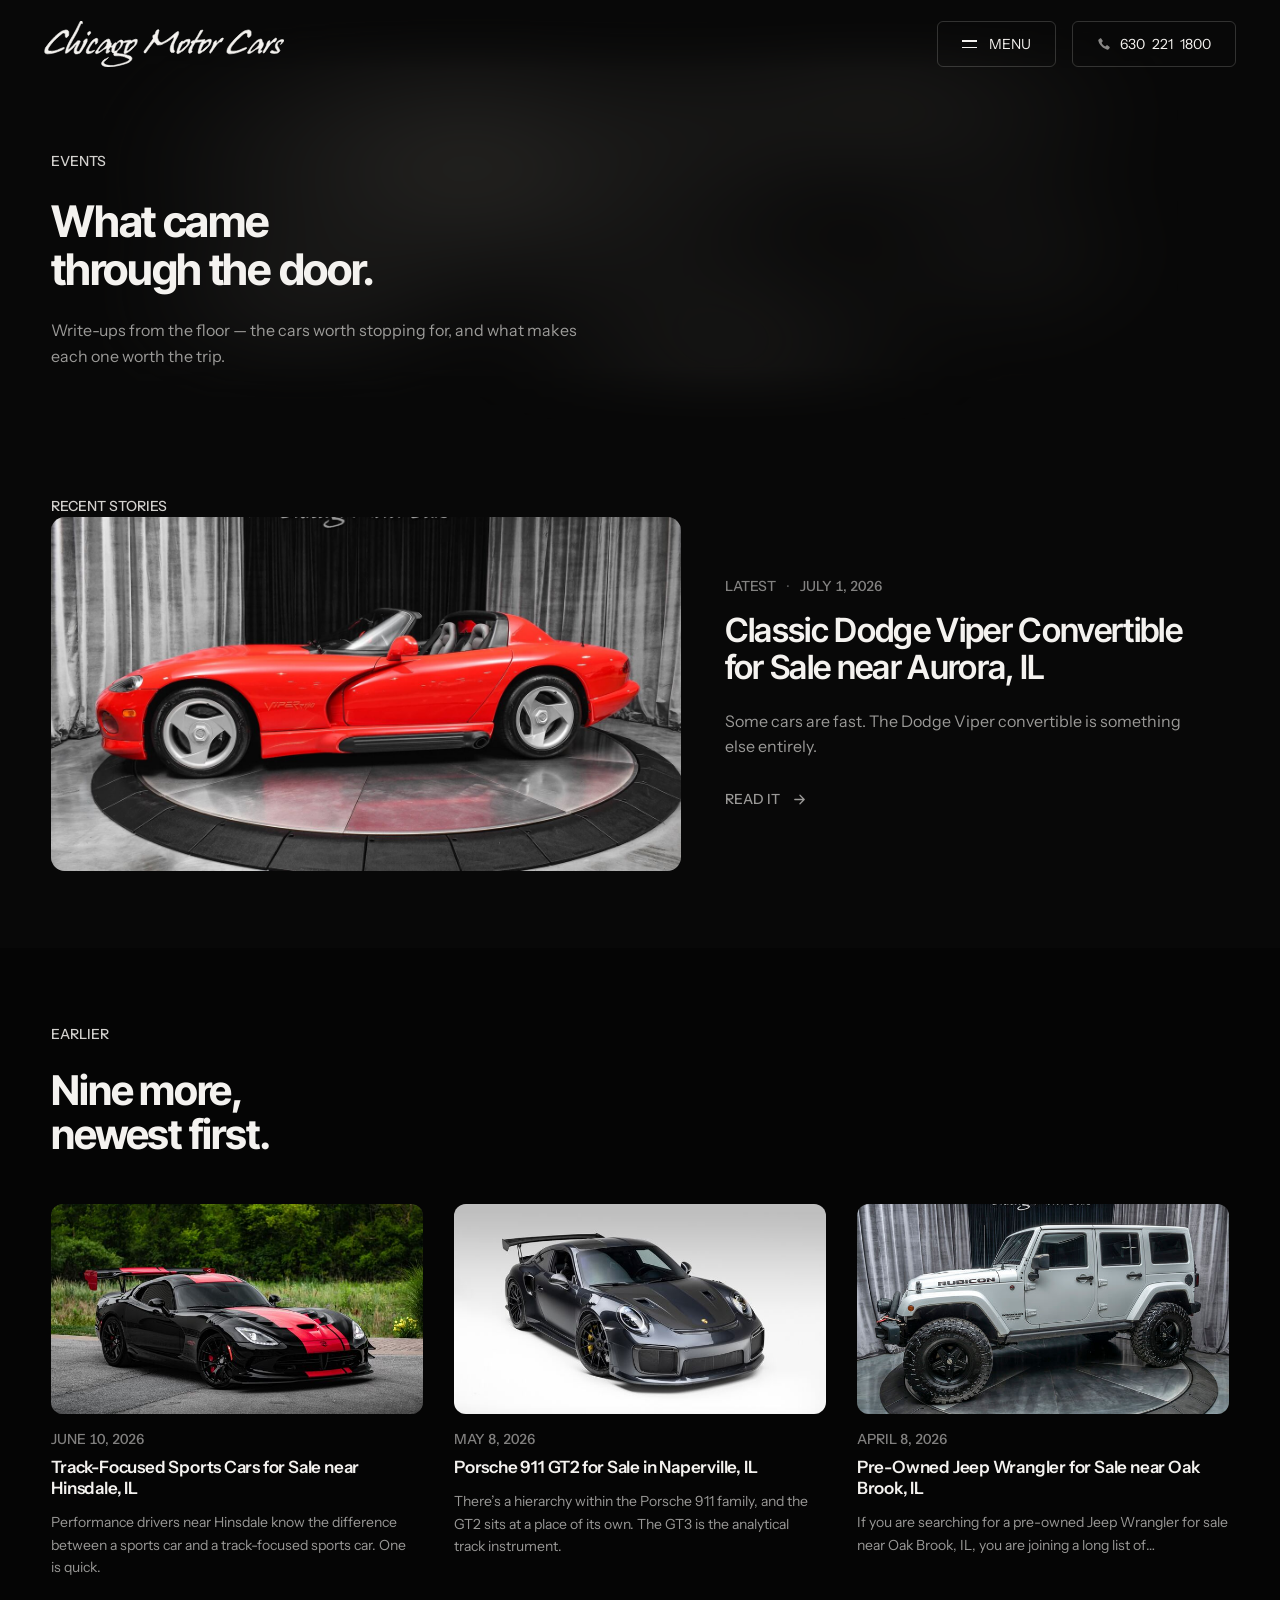
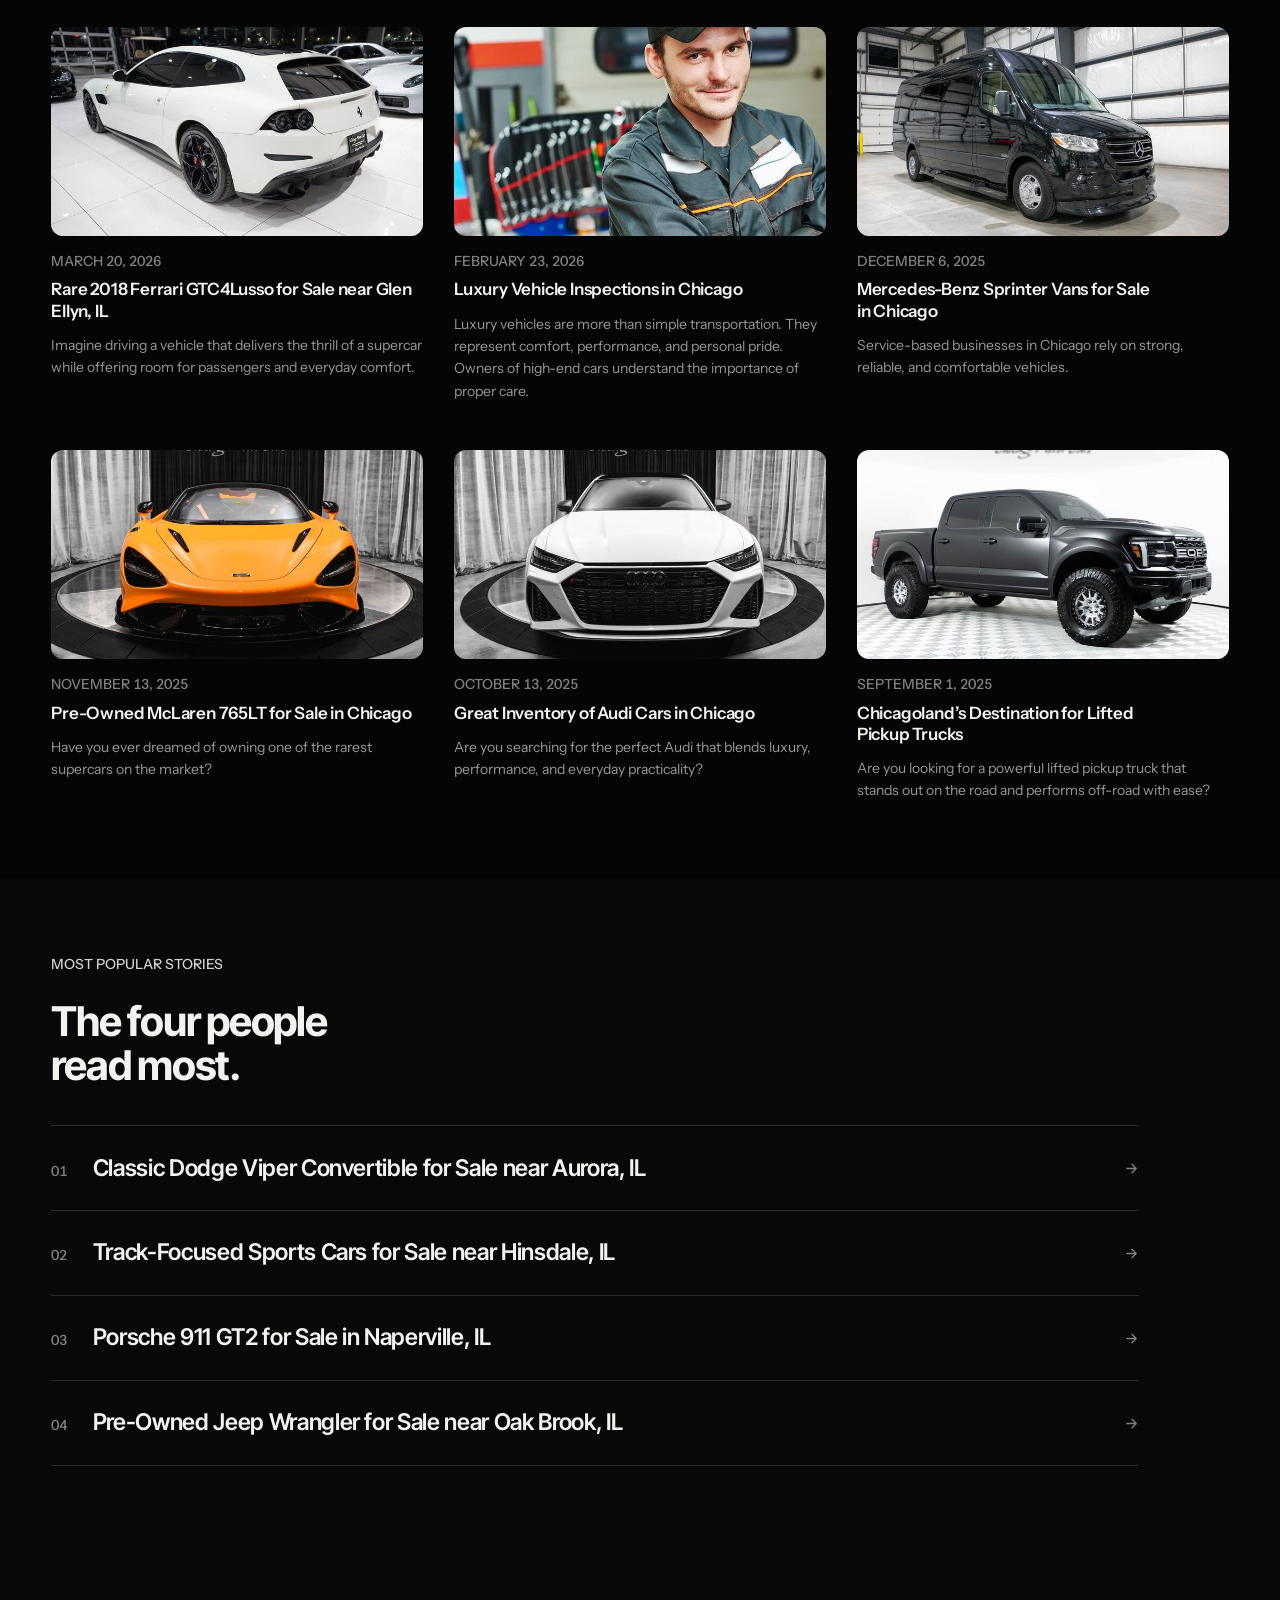
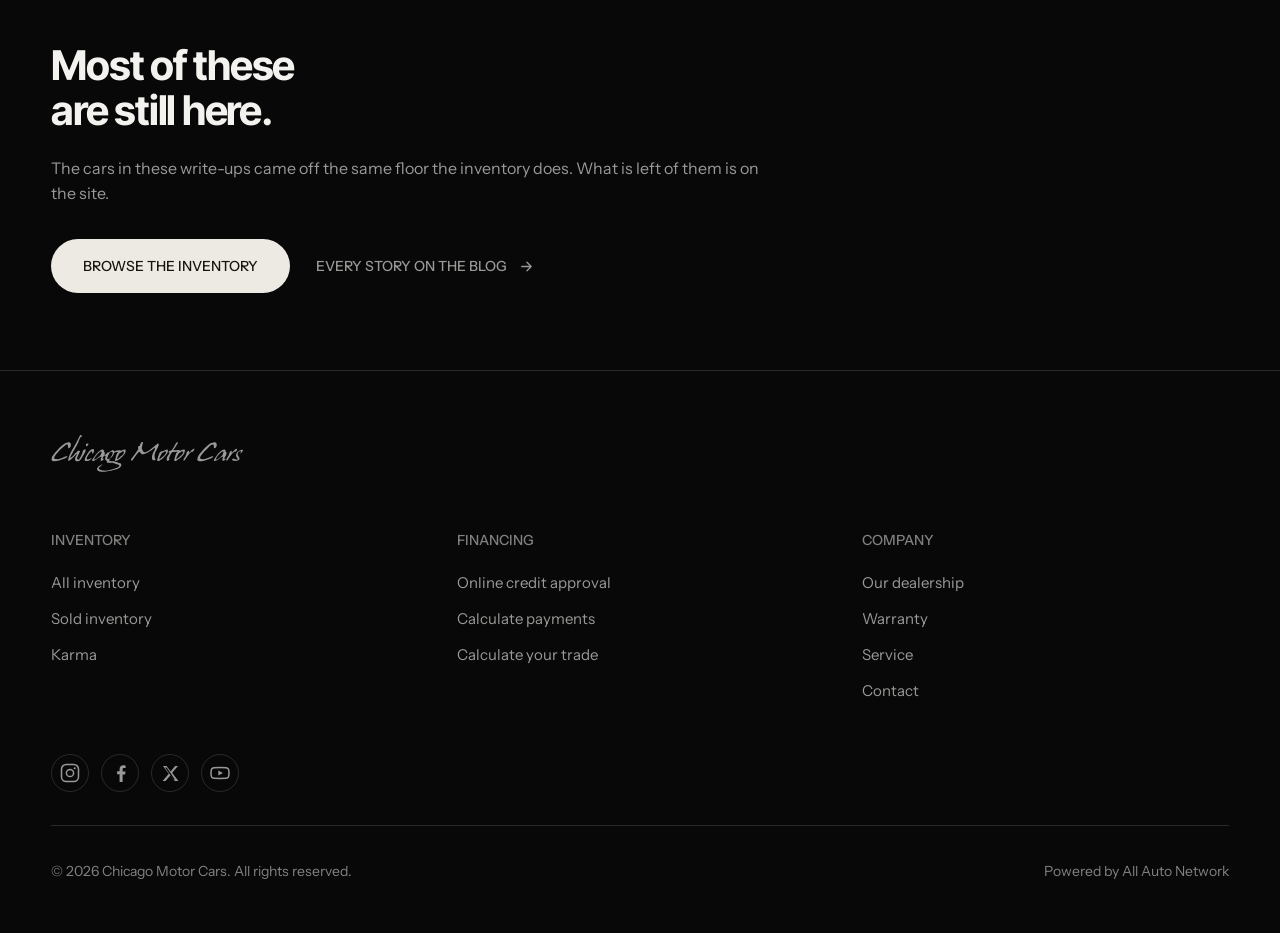
<file: events.html>
<!DOCTYPE html>
<html lang="en">
<!-- ============================================================
     videos.html — GENERATED. Do not hand-edit.

     Head, masthead and footer are COPIED from index_3.html at build
     time by tools-build-videos.py. index_3 is the source because it
     is the approved variant; a hand-copied nav is a nav that drifts.

     <body> carries `v2 is-st`: v2 because every page on this site
     runs the v2 layer, is-st because assets/css/events.css is
     scoped entirely to it and may not reach another page.
     ============================================================ -->
<head>
<meta charset="utf-8">
<meta name="robots" content="noindex, nofollow">
<meta name="viewport" content="width=device-width, initial-scale=1">
<title>Events — Chicago Motor Cars</title>
<meta name="description" content="Write-ups from the Chicago Motor Cars floor: the Vipers, the GT2 RS, the 765LT and what made each one worth the trip.">

<link rel="preconnect" href="https://fonts.googleapis.com">
<link rel="preconnect" href="https://fonts.gstatic.com" crossorigin>
<!-- Instrument Serif is gone: nothing is set in it any more, and a face
     nothing uses is a request nothing needs. See tokens.css. -->
<link href="https://fonts.googleapis.com/css2?family=Instrument+Sans:ital,wght@0,400..700;1,400..700&family=Inter+Tight:wght@500;600;700&display=swap" rel="stylesheet">

<!-- The frame is the whole page right now, so it is the LCP element and
     nothing should discover it late. -->

<!-- There was no icon at all, so every tab showed the browser's blank page
     glyph — the identity simply stopped existing at 16px. The script
     wordmark cannot go there (its hairlines are a quarter-pixel at header
     size, never mind a tab), so the tile is the CMC red carrying the "C"
     lifted out of the wordmark. Both elements are already the brand's. -->
<link rel="icon" href="assets/logos/favicon.svg" type="image/svg+xml">
<link rel="apple-touch-icon" href="assets/logos/favicon.svg">

<link rel="stylesheet" href="assets/css/tokens.css?v=50">
<link rel="stylesheet" href="assets/css/main.css?v=462">
<!-- Last, so it wins on equal specificity. index.html does not load
     it, which is what keeps the approved page out of reach. -->
<link rel="stylesheet" href="assets/css/v2.css?v=68">
<!-- index_3 only: the Featured stage carries real photography. -->
<link rel="stylesheet" href="assets/css/v3.css?v=38">
<!-- events.html only. Last, so it wins on equal specificity. -->
<link rel="stylesheet" href="assets/css/events.css?v=1">
</head>
<body class="v2 is-st">
<span class="scroll-sentinel" aria-hidden="true"></span>

<!-- Navigation: eco.com's SHAPE, chicagomotorcars.com's TREE.

     The shape — wordmark alone far left, everything else in one frosted
     object top right, mono labels, a light pill closing the bar, and a
     panel that grows downward out of the bar.

     The tree is theirs, walked off the live <ul class="navbar-nav">
     rather than retyped from memory: six top-level items in their
     order, their labels, their hrefs, and their three levels. Nothing
     promoted, nothing folded, nothing renamed — Sell Us Your Car sits
     under Services because that is where they put it, and Warranty and
     Events stay top-level links with no children because that is what
     they are.

     Two things are NOT reproduced, both defects rather than structure:
     the same href printed twice in one menu (All Inventory / View All
     Inventory, and Boats on both levels), which is a duplicate link,
     not a choice. Each is kept once, in its first position.

     The eco rows carry a description line. These do not: their site
     has no such copy, and last pass I wrote it myself, which is how a
     nav ends up asserting things the business never said. Titles only,
     until there is real copy to put under them. -->
<!-- HREFS ARE THE LIVE SITE'S. The IA is the deliverable here, so the
     destinations are real and checkable rather than "#". -->
<!-- THE GLASS. A real refraction, not a frosted rectangle.

     feTurbulence makes a smooth low-frequency field and feDisplacementMap
     pushes the BACKDROP around by it, so whatever is behind the nav bends
     as it scrolls past. The type is content, not backdrop, so none of this
     touches the labels' legibility — only the picture under them moves.

     Verified in-browser before it was used: `backdrop-filter: url(#id)`
     parses in most engines and PAINTS in far fewer, so a striped probe was
     rendered and photographed first. It displaces in Chrome 151.

     baseFrequency is deliberately low. Higher and it stops reading as
     glass and starts reading as noise on a lens. -->
<svg width="0" height="0" style="position:absolute" aria-hidden="true" focusable="false">
  <filter id="nav-glass" x="-25%" y="-25%" width="150%" height="150%" color-interpolation-filters="sRGB">
    <feTurbulence type="fractalNoise" baseFrequency="0.006 0.011" numOctaves="2" seed="11" result="warp"/>
    <feGaussianBlur in="warp" stdDeviation="2.5" result="softWarp"/>
    <feDisplacementMap in="SourceGraphic" in2="softWarp" scale="16"
                       xChannelSelector="R" yChannelSelector="G"/>
  </filter>
</svg>

<header class="masthead">
  <div class="masthead__inner">

    <!-- One rail holding the whole navigation, wordmark included, with
         the call as a separate object beside it. That is the reference's
         structure, and it is also what makes the scrolled state calm:
         the rail keeps its box, so nothing slides when the contents
         change — see the crossfade in main.css. -->
    <div class="navbar">
      <a class="masthead__mark" href="index_3.html" aria-label="Chicago Motor Cars — home">
        <!-- The outlines are inline rather than <img src="cmc-wordmark.svg">
             because an <img> can be given neither of the two things this mark
             needed: colour it inherits, and a stroke. See main.css →
             .masthead__wm for the measurement behind both.

             They sit here rather than in a <symbol> + <use> sprite at the
             foot of the file simply because there is one consumer. A sprite
             buys reuse this page has no second use for, and it costs a layer
             of indirection between the header and the thing the header is.

             assets/logos/cmc-wordmark.svg stays the canonical source and
             holds the same 13 paths, with no stroke, so it is still the pure
             wordmark on its own. Regenerate from it; never retype. -->
        <svg class="masthead__wm" viewBox="0 0 1271 247" role="img" aria-hidden="true" focusable="false">
          <g id="cmc-wm">
          <path vector-effect="non-scaling-stroke" d="M342.645 95.7522C343.379 95.916 346.69 97.3987 347.583 97.7809C348.585 102.583 348.923 102.21 351.456 106.471C351.721 107.282 351.441 111.852 352.183 112.194C361.413 116.441 352.828 130.626 355.213 135.035C360.852 132.141 369.752 120.53 374.752 115.986C378.518 112.564 382.012 117.408 383.634 116.187C389.341 112.179 395.16 104.531 401.922 102.315C410.669 99.4497 415.646 99.7507 418.662 108.821C423.183 109.919 428.202 105.143 431.151 104.677C436.127 103.891 457.692 99.6465 460.808 102.439C460.465 103.904 460.217 104.717 460.257 106.245C461.201 106.485 486.311 91.4793 493.393 98.1843C493.975 99.7445 493.966 100.667 493.994 102.327C494.393 125.773 476.795 137.094 462.236 152.387C456.248 158.009 448.131 163.098 441.087 167.454C418.55 181.39 423.285 164.681 427.807 150.962C433.409 133.965 432.707 123.483 446.319 110.818C441.162 111.937 425.4 112.911 422.58 114.455C417.083 117.465 412.947 134.264 407.409 140.863C400.451 149.154 394.392 152.207 387.399 160.053C387.202 162.803 385.121 166.61 385.171 168.455C385.199 169.471 385.397 169.902 386.306 170.373C391.078 172.848 407.063 173.648 413.023 174.551C419.421 175.52 426.247 176.854 432.573 178.244C438.677 179.584 444.809 182.582 450.742 184.662C453.95 185.787 459.086 186.826 461.502 189.188C463.89 191.522 465.821 195.541 465.834 198.906C465.853 203.872 462.112 208.477 458.766 211.817C455.654 214.923 452.189 217.543 448.275 219.553C427.039 230.457 367.845 243.183 344.199 243.195C334.013 243.333 297.301 239.929 305.79 219.701C307.046 216.708 318.414 203.674 320.919 203.267C330.119 201.776 333.577 195.404 341.325 193.138C335.966 202.14 316.505 214.323 316.028 217.566C313.032 237.919 363.808 237.214 373.939 234.914C386.463 232.071 388.555 230.628 395.908 229.483C407.686 227.648 449.726 214.905 452.862 204.98C451.982 199.319 441.907 196.569 437.322 194.465C422.443 187.636 410.149 183.845 393.602 184.428C388.212 184.618 381.205 184.424 375.746 183.99C365.183 181.923 369.943 176.697 371.11 171.423C370.076 168.918 366.327 170.501 365.619 169.778C363.578 167.697 361.74 166.129 359.406 164.37C358.841 160.628 358.765 158.224 358.856 154.49C358.95 150.613 362.237 142.02 361.166 139.299C358.699 138.633 354.502 137.296 352.142 137.437C348.228 139.586 340.117 153.327 341.28 157.962C344.082 158.657 345.469 156.211 348.314 156.869C352.57 163.42 335.087 173.709 328.811 170.028C326.667 164.825 332.74 149.331 334.472 142.487C329.482 144.959 323.899 146.949 318.798 149.249C310.425 153.023 282.365 180.203 273.136 170.912C271.886 168.995 272.418 166.59 272.658 164.296C290.485 140.565 305.084 111.787 332.939 97.7927C334.968 96.7737 340.225 96.119 342.645 95.7522ZM293.29 161.943C295.32 159.223 298.941 158.239 301.981 155.943C321.396 141.278 331.066 137.384 335.388 112.79C333.313 108.493 332.967 108.737 328.097 109.323C317.83 113.119 285.391 150.496 286.311 160.82C288.302 162.725 290.603 162.149 293.29 161.943ZM380.329 159.191C396.458 155.723 422.181 107.22 399.465 110.449C384.204 115.813 379.544 131.601 374.514 145.258C373.396 148.292 370.823 155.161 371.858 158.28C373.335 159.573 374.596 159.689 376.543 159.562C377.808 159.47 379.07 159.347 380.329 159.191ZM465.072 116.107C457.824 118.322 453.959 118.496 450.355 126.465C447.879 131.938 436.593 154.237 436.394 158.216C438.669 159.658 444.057 157.219 446.587 156.355C457.147 147.706 463.046 138.866 475.825 131.244C480.143 121.379 483.088 120.115 482.755 109.328C478.712 109.178 474.795 108.965 470.752 109.279C467.972 111.57 467.073 113.127 465.072 116.107Z"/>
          <path vector-effect="non-scaling-stroke" d="M603.637 45.9087C605.277 45.7242 606.639 46.2817 608.21 46.7772C608.541 47.111 608.927 47.4981 609.365 47.9386C608.212 58.027 601.69 76.3342 601.123 85.6277C600.786 91.1449 607.905 105.14 609.686 109.029C621.054 115.096 618.155 117.412 632.545 110.942C652.418 102.023 668.091 87.6552 684.558 73.84C689.813 69.4281 705.387 54.27 711.623 55.8534C719.806 65.2192 697.619 99.7421 693.046 109.461C687.276 121.131 685.774 128.499 685.917 141.231C686.066 154.676 688.039 150.73 691.861 161.361L688.225 166.734C684.577 166.937 674.879 167.686 672.968 165.367C660.205 149.878 677.013 113.981 684.167 103.422C685.756 99.2791 690.781 88.4602 687.785 84.6925C673.415 92.9868 662.557 105.124 645.866 113.064C625.236 122.875 625.59 127.989 600.912 126.781C594.022 121.624 591.71 116.439 585.707 110.702C583.054 108.166 578.984 114.494 577.437 116.528C564.608 133.387 550.712 149.363 539.724 167.565C532.702 173.759 525.785 165.575 531.109 158.534C547.382 137.011 563.036 116.504 577.814 93.9072C577.141 83.6933 571.972 72.8247 587.086 72.4486C592.426 62.2788 590.398 49.7198 603.637 45.9087Z"/>
          <path vector-effect="non-scaling-stroke" d="M839.263 47.8657C840.2 47.6619 840.548 47.8207 841.46 48.0844C842.725 53.4018 813.856 93.4963 809.674 101.193C819.018 102.308 832.724 100.033 842.273 99.335C844.959 99.1388 850.432 98.2638 852.771 98.5946C853.937 101.651 850.196 104.173 851.331 106.969C856.065 106.942 871.775 92.7305 885.066 97.565C890.265 104.169 880.406 126.447 874.809 131.887C866.148 140.306 858.045 149.651 848.998 157.715C847.23 159.297 842.322 160.141 840.368 161.944C835.292 165.901 822.983 176.601 816.455 170.795C813.88 165.311 822.393 142.665 824.192 134.33C825.787 129.936 829.293 121.669 831.148 117.246C831.992 116.676 832.817 116.085 833.63 115.475C835.646 113.961 837.055 112.796 837.396 110.35C835.919 109.459 807.899 112.623 804.431 113.193C797.227 119.635 790.229 131.657 786.351 140.71C785.798 141.563 783.894 149.23 783.621 149.486C777.385 155.341 785.215 158.143 784.235 163.262C782.646 166.452 774.388 169.793 770.864 171.507C769.437 169.765 767.873 168.269 766.273 166.691C764.976 143.93 775.815 138.854 785.029 119.58C784.638 117.312 781.157 119.084 778.98 116.515C776.188 106.36 792.586 103.687 799.163 101.806C801.887 95.3774 808.284 88.6296 811.374 82.8002C816.877 72.4144 823.194 61.2674 828.492 50.8829C832.6 49.9619 835.274 49.2093 839.263 47.8657ZM856.891 116.207C853.155 117.309 849.47 118.259 846.039 120.118C842.8 125.572 828.256 153.676 828.548 158.532C830.794 159.519 836.558 157.016 838.922 156.114C845.083 150.862 850.86 144.45 857.288 139.356C867.128 131.549 876.286 122.945 874.878 109.275C871.018 109.168 866.824 108.954 863.008 109.309C860.669 111.179 858.752 113.841 856.891 116.207Z"/>
          <path vector-effect="non-scaling-stroke" d="M1081.06 47.2774C1086.16 47.2574 1087.87 48.322 1092.36 50.5011C1093.84 53.1122 1094.84 54.3995 1096.66 56.728C1096.78 62.8156 1096.85 68.9037 1096.87 74.9924C1092.11 81.4498 1085.84 93.6583 1078.26 83.689C1078 78.1228 1078.37 71.9515 1078.12 65.9192C1075.45 64.5359 1070.2 62.1094 1067.31 63.2457C1054.22 68.3719 1041.22 84.4957 1030.53 93.9084C1026.97 98.0454 1020.67 101.465 1017.5 105.822C1007.55 119.493 987.187 136.806 987.317 154.54C988.397 160.431 998.671 159.352 1002.13 159.887C1026.62 163.675 1046.71 145.879 1068.28 140.815L1070 140.357C1071.87 140.824 1072.36 140.925 1073.93 142.047L1074.14 143.516C1071 151.178 1050.26 157.217 1043.2 160.388C1023.82 169.096 1003.88 173.359 982.682 173.93C980.281 173.994 975.752 172.128 973.444 171.247C971.923 169.235 970.385 167.239 968.827 165.257C968.48 158.417 969.795 152.087 972.407 145.759C982.558 121.167 1036.04 66.7732 1059.12 53.7328C1065.72 49.9999 1074.01 50.2079 1081.06 47.2774Z"/>
          <path vector-effect="non-scaling-stroke" d="M115.096 47.3053C120.397 47.2448 121.913 48.2396 126.593 50.5256C127.914 52.9448 129.234 54.6446 130.868 56.8313C130.99 62.7268 130.894 68.9664 130.902 74.8919C127.804 79.4086 121.841 89.5884 115.534 87.2475C111.259 82.7773 112.451 72.2568 112.263 65.9086C106.446 62.8187 102.191 61.5238 96.4353 65.5704C85.0412 73.5824 75.6841 84.0048 65.3727 93.3108C60.746 97.4855 55.807 101.622 51.464 106.109C43.5428 116.513 31.753 127.96 25.6673 139.386C13.8971 161.486 26.2113 158.988 40.9632 159.853C63.9667 161.202 80.242 147.391 100.048 141.49C102.841 140.577 106.351 139.944 108.594 142.235C108.617 147.421 94.0391 153.974 89.3844 156.005C65.6079 166.377 42.3477 173.396 16.2236 174.134C15.1307 174.165 8.90197 171.583 7.51493 171.021C6.77479 169.738 4.84241 167.27 3.88791 165.978C3.01986 155.455 5.06218 152.156 7.40902 142.159C12.2995 137.171 20.4568 124.126 26.1799 117.138C45.3774 93.6961 67.8297 70.1604 93.611 53.8956C98.0243 51.1115 108.524 49.9436 115.096 47.3053Z"/>
          <path vector-effect="non-scaling-stroke" d="M1148.65 95.6486C1150.26 95.8174 1152.5 97.2143 1154.01 98.0317C1155.41 102.502 1155.76 106.314 1156.32 110.918C1158.28 113.191 1160.14 111.205 1161.15 114.789C1165.18 129.029 1156.8 137.543 1149.78 148.687C1148.58 150.589 1146.42 155.12 1147.07 157.433C1150.11 158.951 1151.92 156.008 1155.46 157.623C1155.43 157.865 1155.39 158.105 1155.34 158.344C1154.54 161.952 1149.56 166.754 1146.33 168.566C1125.69 180.132 1138.18 151.193 1140.56 142.503C1136.46 144.444 1118.73 151.009 1117.49 153.717C1115.69 156.147 1098.07 168.416 1094.93 169.618C1080.11 175.125 1072.36 173.216 1083.32 157.283C1094.91 140.446 1104.35 125.634 1119.64 111.729C1131.13 101.277 1132.95 98.5362 1148.65 95.6486ZM1098.66 161.923C1101.64 159.373 1103.32 158.907 1106.59 156.671C1117.37 149.244 1129.48 141.192 1136.69 130.008C1137.64 128.529 1139.06 122.406 1139.53 120.53C1140.48 116.829 1143.13 114.533 1141.27 110.907C1138.98 108.63 1137.24 108.874 1134.18 109.283C1124.11 112.886 1090.34 151.325 1092.19 161.238C1093.98 162.511 1096.39 162.182 1098.66 161.923Z"/>
          <path vector-effect="non-scaling-stroke" d="M765.205 97.0542C767.11 96.5267 770.914 96.4833 772.533 97.7543C773.253 98.7199 773.755 99.5931 773.811 100.814C775.065 127.345 750.885 140.761 736.416 158.177C724.733 162.215 721.686 168.918 711.803 172.155C710.016 172.376 707.428 172.878 705.679 172.28C705.064 172.071 704.382 171.607 704.09 171.031C700.479 163.968 715.209 126.87 718.355 117.435C722.654 114.779 723.982 113.173 726.687 109.111C732.253 107.287 734.127 107.155 739.984 107.496C748.838 101.258 753.832 98.1961 765.205 97.0542ZM744.339 116.52C738.799 117.766 738.811 117.722 733.835 120.101C730.181 125.872 716.22 152.847 716.189 158.388C717.945 159.261 720.123 158.362 722.046 157.714C723.442 157.241 724.826 156.756 726.21 156.26C731.229 151.449 736.336 146.734 741.535 142.118C751.928 132.867 763.89 125.212 761.954 109.232C758.225 109.16 753.752 108.957 750.11 109.352C747.727 110.979 745.971 114.071 744.339 116.52Z"/>
          <path vector-effect="non-scaling-stroke" d="M268.502 156.513C256.348 167.04 246.178 174.576 228.56 172.572C220.142 171.614 224.442 153.664 227.032 148.909C235.669 134.238 248.383 107.888 263.368 98.5102C286.097 84.286 287.298 95.0981 283.043 114.299C280.106 117.068 278.192 122.071 273.691 123.645C269.317 121.382 275.643 109.724 269.267 106.965C260.556 107.265 238.832 143.123 236.732 151.577C232.105 170.195 259.635 157.785 265.445 154.585C267.418 155.344 267.46 155.006 268.502 156.513Z"/>
          <path vector-effect="non-scaling-stroke" d="M943.643 90.5454C944.927 90.4777 949.761 90.8805 950.561 91.8077C948.594 99.0253 944.567 105.416 939.411 110.734C936.911 110.644 933.654 110.77 931.091 110.799C929.23 112.186 919.451 119.366 918.341 120.769C910.877 130.055 903.816 139.48 897.109 149.312C893.69 154.317 885.401 169.269 880.282 170.47C878.327 170.149 878.96 170.52 877.738 169.013C876.931 166.341 877.409 164.318 877.806 161.59C878.997 156.438 884.47 151.634 887.442 146.167C893.814 134.44 896.507 125.891 899.646 113.017C903.623 109.866 908.227 101.138 913.607 104.217C916.181 109.166 910.324 115.462 913.272 117.439C918.403 115.59 927.554 102.66 931.836 98.7932C934.888 96.034 939.97 93.4895 943.643 90.5454Z"/>
          <path vector-effect="non-scaling-stroke" d="M1227.4 90.5137C1228.91 90.497 1229.5 90.4305 1230.89 91.1331C1235.28 96.8172 1226.29 107.049 1222.33 110.842C1219.78 110.706 1216.71 110.77 1214.12 110.76C1211.67 112.796 1203.45 118.476 1201.43 120.852C1192.01 131.904 1182.82 145.605 1174.84 157.674C1171.79 162.307 1166.52 172.407 1161.25 169.544C1159.51 166.544 1160.79 162.854 1161.59 159.616C1166.83 150.751 1173.44 142.575 1177.23 132.728C1177.8 131.256 1179.13 128.958 1179.19 127.426C1179.46 120.573 1186.94 101.569 1195.77 104.058C1198.52 108.574 1195.24 112.083 1195.7 117.331C1200.03 117.39 1212.03 101.259 1216.25 97.9498C1220.39 94.7022 1222.86 93.222 1227.4 90.5137Z"/>
          <path vector-effect="non-scaling-stroke" d="M241.37 55.9161C241.545 55.9123 241.721 55.9143 241.898 55.922C244.062 56.0171 245.267 56.3558 246.582 57.7461C247.309 60.0686 247.01 62.697 246.885 65.1416C242.62 69.3989 242.689 72.4101 236.512 75.0743C234.548 75.4734 235.285 75.5385 233.462 74.9415C230.887 72.1314 231.273 66.8762 231.14 62.9651C234.481 58.099 235.875 57.1347 241.37 55.9161Z"/>
          <path vector-effect="non-scaling-stroke" d="M193.829 0H200.489C202.398 5.27974 205.353 8.78451 202.409 14.624C200.144 15.0994 200.916 13.3065 197.705 12.3146C195.853 13.3189 184.019 38.6235 183.363 41.5685C179.899 57.1183 124.821 142.828 128.425 151.281L129.664 151.514C133.274 150.566 150.415 134.968 152.932 131.302C160.47 120.327 169.648 114.216 178.537 104.866C181.304 104.843 189.427 104.396 191.54 105.876C194.697 114.862 151.641 167.962 186.117 161.864C193.554 147.209 205.034 130.834 209.356 114.825C209.872 112.917 209.757 107.739 209.722 105.594C213.159 102.649 216.528 99.6273 219.827 96.5311C222.464 96.2375 225.862 95.2651 228.492 94.601C228.712 98.5437 229.342 105.746 227.79 109.324C220.707 125.632 209.979 140.514 200.976 155.851C197.674 161.476 193.378 165.975 188.761 170.49C177.287 172.648 179.952 174.754 167.28 174.16C164.888 172.453 161.845 169.68 159.547 167.691C158.757 154.481 160.548 145.943 167.786 134.651C169.525 131.937 172.366 125.771 171.716 122.529C169.63 122.492 157.065 138.974 154.485 141.389C148.723 146.846 142.499 151.754 136.83 157.327C131.849 162.225 120.604 173.496 113.103 170.197C112.565 168.73 113.1 168.293 113.318 166.923C120.051 124.707 146.606 90.0272 166.236 53.1037C174.368 37.5873 182.069 21.8347 189.749 6.09131C190.625 4.29554 192.624 2.1927 193.829 0Z"/>
          <path vector-effect="non-scaling-stroke" d="M1206.85 155.785C1211.95 158.083 1232.46 165.79 1236.25 161.715C1236.79 159.29 1235.07 154.459 1233.46 152.722C1212.75 130.315 1234.81 103.58 1259.3 98.5536C1264.3 97.5259 1266.11 98.1483 1270.7 100.804V106.582C1266.61 109.614 1258.62 124.01 1252.88 124.512C1252.41 121.045 1259.42 115.146 1258.24 109.909C1252.56 105.73 1242.51 111.199 1238.44 115.774C1238.03 118.517 1235.2 128.101 1235.61 129.776C1237.14 135.932 1242.83 142.728 1245.58 148.59C1247.14 151.904 1248.08 154.604 1249.89 157.889C1243.63 165.045 1241.2 169.633 1231.01 171.249C1224.75 172.243 1198.51 173.251 1197.37 164.709C1198.67 162.665 1204.24 158.495 1206.85 155.785Z"/>
        </g>
          </svg>
      </a>

      <nav class="navbar__groups" aria-label="Primary">

        <div class="navmenu">
          <button class="navmenu__trigger" type="button" aria-expanded="false" aria-controls="nav-inventory">
            Inventory
            <svg class="navmenu__chev" width="9" height="6" viewBox="0 0 9 6" fill="none" aria-hidden="true"><path d="m1 1 3.5 3.5L8 1" stroke="currentColor" stroke-width="1.3"/></svg>
          </button>
          <!-- Their third level is "View Inventory", which is dropped as a
               heading: you are already inside Inventory, so it names the
               menu you are standing in. That is CMS structure showing
               through, not information. The twelve body types keep their
               own column; the siblings keep theirs. -->
          <div class="navmenu__panel navmenu__panel--mega" id="nav-inventory" hidden>
            <div class="navmenu__group navmenu__group--wide">
              <ul class="navmenu__list navmenu__list--2">
                <li><a href="srp.html">All Inventory</a></li>
                <li><a href="srp.html">Convertibles</a></li>
                <li><a href="srp.html">Coupes</a></li>
                <li><a href="srp.html">Hatchbacks</a></li>
                <li><a href="srp.html">Sedans</a></li>
                <li><a href="srp.html">SUVs</a></li>
                <li><a href="srp.html">Wagons</a></li>
                <li><a href="srp.html">Pickup Trucks</a></li>
                <li><a href="srp.html">Sprinter Van</a></li>
                <li><a href="srp.html">Motorcycles</a></li>
                <li><a href="index_3.html">Boats</a></li>
                <li><a href="srp.html">Sold Inventory</a></li>
              </ul>
            </div>
            <!-- The eight siblings, in their order, unlabelled — the site
                 gives them no heading and inventing one is how "Showrooms"
                 nearly ended up here as my copy rather than theirs. -->
            <div class="navmenu__group">
              <ul class="navmenu__list">
                <li><a href="srp.html">West Chicago</a></li>
                <li><a href="srp.html">Naperville</a></li>
                <li><a href="srp.html">South Carolina</a></li>
                <li><a href="srp.html">Kansas</a></li>
                <li><a href="srp.html">Karma</a></li>
                <li><a href="index_3.html">Schedule Test Drive</a></li>
              </ul>
            </div>
          </div>
        </div>

        <!-- LOCATIONS, after Inventory. Built from the same .navmenu
             primitive as Financing and Services — trigger, panel, list —
             so it inherits the open/close, the focus handling and the
             escape key without a line of new script.

             The four rows point at CMC's per-location INVENTORY pages,
             because those are the only per-location pages the site has:
             there is no West Chicago page with hours and directions on
             it. Worth building; not something to invent here. Contact us
             closes the list, since that is where an address question
             currently has to go. -->
        <div class="navmenu">
          <button class="navmenu__trigger" type="button" aria-expanded="false" aria-controls="nav-locations">
            Locations
            <svg class="navmenu__chev" width="9" height="6" viewBox="0 0 9 6" fill="none" aria-hidden="true"><path d="m1 1 3.5 3.5L8 1" stroke="currentColor" stroke-width="1.3"/></svg>
          </button>
          <div class="navmenu__panel" id="nav-locations" hidden>
            <div class="navmenu__group">
              <ul class="navmenu__list">
                <li><a href="locations.html">All locations</a></li>
                <li><a href="srp.html">West Chicago, IL</a></li>
                <li><a href="srp.html">Naperville, IL</a></li>
                <li><a href="srp.html">Rock Hill, SC</a></li>
                <li><a href="srp.html">Tonganoxie, KS</a></li>
                <!-- SIMULATED — see the Locations register. It points at
                     Contact Us because that is where a question about a
                     showroom that has not opened has to go. -->
                <li><a href="index_3.html">Newport Beach, CA <span class="navmenu__soon">Soon</span></a></li>
                <li><a href="index_3.html">Contact Us</a></li>
              </ul>
            </div>
          </div>
        </div>

        <div class="navmenu">
          <button class="navmenu__trigger" type="button" aria-expanded="false" aria-controls="nav-financing">
            Financing
            <svg class="navmenu__chev" width="9" height="6" viewBox="0 0 9 6" fill="none" aria-hidden="true"><path d="m1 1 3.5 3.5L8 1" stroke="currentColor" stroke-width="1.3"/></svg>
          </button>
          <div class="navmenu__panel" id="nav-financing" hidden>
            <div class="navmenu__group">
              <ul class="navmenu__list">
                <li><a href="financing.html">Online Credit Approval</a></li>
                <li><a href="financing.html">Trucks &amp; Equipment Online Credit Approval</a></li>
                <li><a href="financing.html">Calculate Your Trade</a></li>
                <li><a href="financing.html">Calculate Payments</a></li>
                <li><a href="financing.html">Purchase with BitPay</a></li>
              </ul>
            </div>
          </div>
        </div>

        <a class="navbar__link" href="index_3.html">Warranty</a>

        <div class="navmenu">
          <button class="navmenu__trigger" type="button" aria-expanded="false" aria-controls="nav-services">
            Services
            <svg class="navmenu__chev" width="9" height="6" viewBox="0 0 9 6" fill="none" aria-hidden="true"><path d="m1 1 3.5 3.5L8 1" stroke="currentColor" stroke-width="1.3"/></svg>
          </button>
          <div class="navmenu__panel" id="nav-services" hidden>
            <div class="navmenu__group">
              <ul class="navmenu__list">
                <li><a href="index_3.html">Our Services</a></li>
                <li><a href="index_3.html">Schedule Appointment</a></li>
                <li><a href="index_3.html">Sell Us Your Car</a></li>
              </ul>
            </div>
          </div>
        </div>

        <div class="navmenu">
          <button class="navmenu__trigger" type="button" aria-expanded="false" aria-controls="nav-about">
            About Us
            <svg class="navmenu__chev" width="9" height="6" viewBox="0 0 9 6" fill="none" aria-hidden="true"><path d="m1 1 3.5 3.5L8 1" stroke="currentColor" stroke-width="1.3"/></svg>
          </button>
          <div class="navmenu__panel" id="nav-about" hidden>
            <div class="navmenu__group">
              <ul class="navmenu__list">
                <li><a href="index_3.html">Review Us</a></li>
                <li><a href="index_3.html">Contact Us</a></li>
                <li><a href="our-dealership.html">Our Dealership</a></li>
                <li><a href="team.html">Our Team</a></li>
                <li><a href="videos.html">Our Videos</a></li>
                <li><a href="index_3.html">Testimonials</a></li>
              </ul>
            </div>
          </div>
        </div>

        <a class="navbar__link" href="events.html">Events</a>

      </nav>

      <!-- Also in their header, and easy to miss: a saved-vehicles counter.
           It stays, quiet, because a count nobody has filled yet should
           not outrank the call. -->
      <!-- Glyph + count while the rail is packed, full label everywhere
           else. This is where the bigger wordmark's width came from —
           main.css said so before it was needed: "the width has to come
           from the CONTENT — dropping My Garage to its glyph frees
           100px". The label is only ever visually hidden, never removed,
           so the control keeps its name for a screen reader. -->
      <a class="navbar__garage" href="index_3.html">
        <svg class="navbar__garage-icon" width="15" height="15" viewBox="0 0 15 15" fill="none" aria-hidden="true">
          <path d="M4 2.2h7a.8.8 0 0 1 .8.8v9.4L7.5 9.9l-4.3 2.5V3a.8.8 0 0 1 .8-.8Z" stroke="currentColor" stroke-width="1.3" stroke-linejoin="round"/>
        </svg>
        <span class="navbar__garage-label">My Garage</span>
        <span class="navbar__count">0</span>
      </a>

      <!-- Absolutely positioned at the rail's trailing edge so it can
           fade in exactly where the groups fade out, and take no space
           while it is invisible. -->
      <button class="menu-toggle" type="button"
              aria-expanded="false" aria-controls="site-menu">
        <span class="menu-toggle__bars" aria-hidden="true"><i></i><i></i></span>
        <span class="menu-toggle__label"></span>
      </button>
    </div>

    <!-- Outside the rail, and deliberately: on a $1.2M car the conversion
         is a call, so it is the one thing that is never inside a
         container that can collapse. It does not move on scroll. -->
    <a class="navbar__cta" href="tel:+16302211800">
        <svg class="navbar__cta-icon" width="15" height="15" viewBox="0 0 15 15" fill="none" aria-hidden="true">
          <path d="M4.2 1.6 5.9 4 4.6 5.7c.7 1.7 2 3 3.7 3.7L10 8.1l2.4 1.7c.4.3.5.8.2 1.2l-1 1.3c-.3.4-.8.5-1.2.4C5.9 11.6 2.4 8.1 1.3 3.6c-.1-.4 0-.9.4-1.2l1.3-1c.4-.3.9-.2 1.2.2Z" fill="currentColor"/>
        </svg>
      <span class="navbar__cta-text">630&#160;221&#160;1800</span>
      <span class="u-visually-hidden">Call Chicago Motor Cars</span>
    </a>
  </div>
</header>


<!-- READ POSITION, along the bottom edge of the screen.

     It started as a hairline under the masthead, doing two jobs at once
     — separating the bar and reporting position. Moved down here it is
     only doing the second, which is the honest arrangement: the bar no
     longer needs a rule under it now that the nav items carry their own
     ground, and a progress line reads better against the edge you are
     scrolling toward than the one you are scrolling away from.

     Outside <header> because it is no longer part of it. It appears only
     after the hero has gone, so it never lies across the claim's air.

     A persistent layer, and counted as one: 3px on the extreme edge,
     below the menu's z-index so an open panel covers it rather than
     having a red line float over a full-screen overlay. -->
<div class="readbar" aria-hidden="true"><i class="readbar__fill"></i></div>

<!-- Ships hidden; the toggle only becomes real once the script confirms
     it can open. Without JS the nav row above stays on the page, so no
     route is ever trapped behind a script. -->
<div class="menu" id="site-menu" hidden>
  <div class="menu__inner shell">
    <!-- Every group and every row the desktop bar has. Content parity is
         an invariant: neither a phone nor a scrolled desktop is offered
         a shorter site.

         It mirrors the bar exactly: four headed groups, then the two
         top-level entries that have no children, unheaded. A heading
         reading "Warranty" over a single link reading "Warranty" is the
         same defect as "View Inventory" inside Inventory — a label that
         names itself. -->
    <nav class="menu__nav" aria-label="Primary">
      <section class="menu__group menu__group--wide">
        <p class="micro menu__label">Inventory</p>
        <a href="srp.html">All Inventory</a>
        <a href="srp.html">Convertibles</a>
        <a href="srp.html">Coupes</a>
        <a href="srp.html">Hatchbacks</a>
        <a href="srp.html">Sedans</a>
        <a href="srp.html">SUVs</a>
        <a href="srp.html">Wagons</a>
        <a href="srp.html">Pickup Trucks</a>
        <a href="srp.html">Sprinter Van</a>
        <a href="srp.html">Motorcycles</a>
        <a href="index_3.html">Boats</a>
        <a href="srp.html">Sold Inventory</a>
        <a href="srp.html">West Chicago</a>
        <a href="srp.html">Naperville</a>
        <a href="srp.html">South Carolina</a>
        <a href="srp.html">Kansas</a>
        <a href="srp.html">Karma</a>
        <a href="index_3.html">Schedule Test Drive</a>
      </section>
      <section class="menu__group">
        <p class="micro menu__label">Locations</p>
        <a href="locations.html">All locations</a>
        <a href="srp.html">West Chicago, IL</a>
        <a href="srp.html">Naperville, IL</a>
        <a href="srp.html">Rock Hill, SC</a>
        <a href="srp.html">Tonganoxie, KS</a>
        <a href="index_3.html">Newport Beach, CA <span class="navmenu__soon">Soon</span></a>
        <a href="index_3.html">Contact Us</a>
      </section>

      <section class="menu__group">
        <p class="micro menu__label">Financing</p>
        <a href="financing.html">Online Credit Approval</a>
        <a href="financing.html">Trucks &amp; Equipment Online Credit Approval</a>
        <a href="financing.html">Calculate Your Trade</a>
        <a href="financing.html">Calculate Payments</a>
        <a href="financing.html">Purchase with BitPay</a>
      </section>
      <section class="menu__group">
        <p class="micro menu__label">Services</p>
        <a href="index_3.html">Our Services</a>
        <a href="index_3.html">Schedule Appointment</a>
        <a href="index_3.html">Sell Us Your Car</a>
      </section>
      <section class="menu__group">
        <p class="micro menu__label">About Us</p>
        <a href="index_3.html">Review Us</a>
        <a href="index_3.html">Contact Us</a>
        <a href="our-dealership.html">Our Dealership</a>
        <a href="team.html">Our Team</a>
        <a href="videos.html">Our Videos</a>
        <a href="index_3.html">Testimonials</a>
      </section>
      <!-- The bar's two childless top-level entries, plus My Garage.
           No heading: there is no category here to name. -->
      <section class="menu__group menu__group--plain">
        <a href="index_3.html">Warranty</a>
        <a href="events.html">Events</a>
        <a href="index_3.html">My Garage</a>
      </section>
    </nav>

    <!-- The two feature cards that used to sit here are GONE.

         They came from ballance.framer.website, where the panel surfaces
         content beside the routes, and the idea was sound. It cost 303px
         of a 1374px panel — a quarter of it — to show two cars the
         visitor did not ask for, in a control whose entire job is to get
         them somewhere. That is the device losing to the task: a menu
         that has to be scrolled to reach its own links has stopped being
         a menu. The cars belong on the page, not inside the way out of
         it.

         assets/img/stock/ keeps both frames for whoever wants them in a
         section. -->

    <div class="menu__foot">
      <p class="micro menu__label">Showrooms</p>
      <ul class="menu__places">
        <li>West Chicago, IL <span>630 221 1800</span></li>
        <li>Naperville, IL <span>630 221 1800</span></li>
        <li>Rock Hill, SC <span>803 891 7788</span></li>
        <li>Kansas City <span>913 845 9633</span></li>
        <li>Newport Beach, CA <span>Opening soon</span></li>
      </ul>
    </div>
  </div>
</div>


<main>

  <!-- ============================================================
       1 — THE CLAIM
       ============================================================
       THE PAGE IS CALLED EVENTS BECAUSE CMC CALL IT EVENTS. Their nav
       item says Events, it points at chicagomotorcars.com/blog/, and
       that page's own <title> is "Events - Chicago Motor Cars". The
       content behind it is ten write-ups about cars they have for sale.

       An earlier pass renamed this page to "Stories" on the grounds
       that the label does not describe the contents. Alex's direction
       is to take what is on chicagomotorcars.com, so the name is
       theirs, the two section headings below are theirs, and the
       observation about the mismatch is a note to them rather than an
       edit to their site.

       The lede is the only sentence on this page that is not CMC's,
       and it describes the contents without contradicting the label.
       ============================================================ -->
  <section class="st-head" data-reveal data-bloom="center">
    <div class="shell">
      <p class="micro st-eyebrow">Events</p>
      <h1 class="st-title">
        <span class="ttl-line">What came</span>
        <span class="ttl-line">through the door.</span>
      </h1>
      <p class="lede">Write-ups from the floor &mdash; the cars worth stopping for, and what
        makes each one worth the trip.</p>
    </div>
  </section>


  <!-- ============================================================
       2 — RECENT STORIES
       ============================================================
       Their heading, their order, their dates. One lead at full width
       rather than ten equal cards: ten equal cards is a blog index, and
       a lead plus a grid also tells the visitor which one is new.
       ============================================================ -->
  <section class="st-lead" data-reveal aria-labelledby="st-lead-t">
    <div class="shell">
      <div class="st-lead__head">
        <p class="micro st-eyebrow">Recent Stories</p>
      </div>
      <article class="st-feature">
        <a class="st-feature__link" href="https://www.chicagomotorcars.com/classic-dodge-viper-convertible-for-sale-near-aurora-il/" target="_blank" rel="noopener">
          <span class="st-feature__fig"><img src="assets/img/stories/classic-dodge-viper-convertible-for-sale-near-aurora-il-1400.jpg"
                 srcset="assets/img/stories/classic-dodge-viper-convertible-for-sale-near-aurora-il-700.jpg 700w,
                         assets/img/stories/classic-dodge-viper-convertible-for-sale-near-aurora-il-1400.jpg 1400w"
                 sizes="(max-width: 900px) 100vw, 58vw"
                 alt="" width="1400" height="788" loading="lazy" decoding="async"></span>
          <span class="st-feature__body">
            <span class="micro st-feature__kicker">Latest <span class="st-dot" aria-hidden="true">&middot;</span> July 1, 2026</span>
            <span class="st-feature__t" id="st-lead-t">Classic Dodge Viper Convertible for Sale near Aurora, IL</span>
            <span class="st-feature__x">Some cars are fast. The Dodge Viper convertible is something else entirely.</span>
            <span class="fn-jump st-jump">
              <span>Read it</span>
              <svg class="fn-jump__arrow" viewBox="0 0 16 16" width="15" height="15" fill="none" aria-hidden="true"><path d="M3 8h10M8.5 3.5 13 8l-4.5 4.5" stroke="currentColor" stroke-width="1.4" stroke-linecap="round" stroke-linejoin="round"/></svg>
            </span>
          </span>
        </a>
      </article>
    </div>
  </section>


  <!-- ============================================================
       3 — THE REST OF RECENT STORIES
       ============================================================
       Nine cards, newest first, each linking to the article on
       chicagomotorcars.com. The articles are not rebuilt here: this is
       a redesign of the index, and ten reconstructed article pages
       would be ten pages of someone else's copy.
       ============================================================ -->
  <section class="st-more" data-reveal aria-labelledby="st-more-t">
    <div class="shell">
      <div class="st-more__head">
        <p class="micro st-eyebrow">Earlier</p>
        <h2 class="st-h2" id="st-more-t">
          <span class="ttl-line">Nine more,</span>
          <span class="ttl-line">newest first.</span>
        </h2>
      </div>
      <ul class="st-grid">
        <li class="st-card">
          <a class="st-card__link" href="https://www.chicagomotorcars.com/track-focused-sports-cars-for-sale-near-hinsdale-il/" target="_blank" rel="noopener">
            <span class="st-card__fig"><img src="assets/img/stories/track-focused-sports-cars-for-sale-near-hinsdale-il-1400.jpg"
                 srcset="assets/img/stories/track-focused-sports-cars-for-sale-near-hinsdale-il-700.jpg 700w,
                         assets/img/stories/track-focused-sports-cars-for-sale-near-hinsdale-il-1400.jpg 1400w"
                 sizes="(max-width: 720px) 100vw, 30vw"
                 alt="" width="1400" height="788" loading="lazy" decoding="async"></span>
            <span class="micro st-card__date">June 10, 2026</span>
            <span class="st-card__t">Track-Focused Sports Cars for Sale near Hinsdale, IL</span>
            <span class="st-card__x">Performance drivers near Hinsdale know the difference between a sports car and a track-focused sports car. One is quick.</span>
          </a>
        </li>
        <li class="st-card">
          <a class="st-card__link" href="https://www.chicagomotorcars.com/porsche-911-gt2-for-sale-in-naperville-il/" target="_blank" rel="noopener">
            <span class="st-card__fig"><img src="assets/img/stories/porsche-911-gt2-for-sale-in-naperville-il-1400.jpg"
                 srcset="assets/img/stories/porsche-911-gt2-for-sale-in-naperville-il-700.jpg 700w,
                         assets/img/stories/porsche-911-gt2-for-sale-in-naperville-il-1400.jpg 1400w"
                 sizes="(max-width: 720px) 100vw, 30vw"
                 alt="" width="1400" height="788" loading="lazy" decoding="async"></span>
            <span class="micro st-card__date">May 8, 2026</span>
            <span class="st-card__t">Porsche 911 GT2 for Sale in Naperville, IL</span>
            <span class="st-card__x">There&rsquo;s a hierarchy within the Porsche 911 family, and the GT2 sits at a place of its own. The GT3 is the analytical track instrument.</span>
          </a>
        </li>
        <li class="st-card">
          <a class="st-card__link" href="https://www.chicagomotorcars.com/pre-owned-jeep-wrangler-for-sale-near-oak-brook-il/" target="_blank" rel="noopener">
            <span class="st-card__fig"><img src="assets/img/stories/pre-owned-jeep-wrangler-for-sale-near-oak-brook-il-1400.jpg"
                 srcset="assets/img/stories/pre-owned-jeep-wrangler-for-sale-near-oak-brook-il-700.jpg 700w,
                         assets/img/stories/pre-owned-jeep-wrangler-for-sale-near-oak-brook-il-1400.jpg 1400w"
                 sizes="(max-width: 720px) 100vw, 30vw"
                 alt="" width="1400" height="788" loading="lazy" decoding="async"></span>
            <span class="micro st-card__date">April 8, 2026</span>
            <span class="st-card__t">Pre-Owned Jeep Wrangler for Sale near Oak Brook, IL</span>
            <span class="st-card__x">If you are searching for a pre-owned Jeep Wrangler for sale near Oak Brook, IL, you are joining a long list of&hellip;</span>
          </a>
        </li>
        <li class="st-card">
          <a class="st-card__link" href="https://www.chicagomotorcars.com/rare-2018-ferrari-gtc4lusso-for-sale-near-glen-ellyn-il/" target="_blank" rel="noopener">
            <span class="st-card__fig"><img src="assets/img/stories/rare-2018-ferrari-gtc4lusso-for-sale-near-glen-ellyn-il-1400.jpg"
                 srcset="assets/img/stories/rare-2018-ferrari-gtc4lusso-for-sale-near-glen-ellyn-il-700.jpg 700w,
                         assets/img/stories/rare-2018-ferrari-gtc4lusso-for-sale-near-glen-ellyn-il-1400.jpg 1400w"
                 sizes="(max-width: 720px) 100vw, 30vw"
                 alt="" width="1400" height="788" loading="lazy" decoding="async"></span>
            <span class="micro st-card__date">March 20, 2026</span>
            <span class="st-card__t">Rare 2018 Ferrari GTC4Lusso for Sale near Glen Ellyn, IL</span>
            <span class="st-card__x">Imagine driving a vehicle that delivers the thrill of a supercar while offering room for passengers and everyday comfort.</span>
          </a>
        </li>
        <li class="st-card">
          <a class="st-card__link" href="https://www.chicagomotorcars.com/luxury-vehicle-inspections-in-chicago/" target="_blank" rel="noopener">
            <span class="st-card__fig"><img src="assets/img/stories/luxury-vehicle-inspections-in-chicago-1400.jpg"
                 srcset="assets/img/stories/luxury-vehicle-inspections-in-chicago-700.jpg 700w,
                         assets/img/stories/luxury-vehicle-inspections-in-chicago-1400.jpg 1400w"
                 sizes="(max-width: 720px) 100vw, 30vw"
                 alt="" width="1400" height="788" loading="lazy" decoding="async"></span>
            <span class="micro st-card__date">February 23, 2026</span>
            <span class="st-card__t">Luxury Vehicle Inspections in Chicago</span>
            <span class="st-card__x">Luxury vehicles are more than simple transportation. They represent comfort, performance, and personal pride. Owners of high-end cars understand the importance of proper care.</span>
          </a>
        </li>
        <li class="st-card">
          <a class="st-card__link" href="https://www.chicagomotorcars.com/mercedes-benz-sprinter-vans-for-sale-in-chicago/" target="_blank" rel="noopener">
            <span class="st-card__fig"><img src="assets/img/stories/mercedes-benz-sprinter-vans-for-sale-in-chicago-1400.jpg"
                 srcset="assets/img/stories/mercedes-benz-sprinter-vans-for-sale-in-chicago-700.jpg 700w,
                         assets/img/stories/mercedes-benz-sprinter-vans-for-sale-in-chicago-1400.jpg 1400w"
                 sizes="(max-width: 720px) 100vw, 30vw"
                 alt="" width="1400" height="788" loading="lazy" decoding="async"></span>
            <span class="micro st-card__date">December 6, 2025</span>
            <span class="st-card__t">Mercedes-Benz Sprinter Vans for Sale in Chicago</span>
            <span class="st-card__x">Service-based businesses in Chicago rely on strong, reliable, and comfortable vehicles.</span>
          </a>
        </li>
        <li class="st-card">
          <a class="st-card__link" href="https://www.chicagomotorcars.com/pre-owned-mclaren-765lt-for-sale-in-chicago/" target="_blank" rel="noopener">
            <span class="st-card__fig"><img src="assets/img/stories/pre-owned-mclaren-765lt-for-sale-in-chicago-1400.jpg"
                 srcset="assets/img/stories/pre-owned-mclaren-765lt-for-sale-in-chicago-700.jpg 700w,
                         assets/img/stories/pre-owned-mclaren-765lt-for-sale-in-chicago-1400.jpg 1400w"
                 sizes="(max-width: 720px) 100vw, 30vw"
                 alt="" width="1400" height="788" loading="lazy" decoding="async"></span>
            <span class="micro st-card__date">November 13, 2025</span>
            <span class="st-card__t">Pre-Owned McLaren 765LT for Sale in Chicago</span>
            <span class="st-card__x">Have you ever dreamed of owning one of the rarest supercars on the market?</span>
          </a>
        </li>
        <li class="st-card">
          <a class="st-card__link" href="https://www.chicagomotorcars.com/great-inventory-of-audi-cars-in-chicago/" target="_blank" rel="noopener">
            <span class="st-card__fig"><img src="assets/img/stories/great-inventory-of-audi-cars-in-chicago-1400.jpg"
                 srcset="assets/img/stories/great-inventory-of-audi-cars-in-chicago-700.jpg 700w,
                         assets/img/stories/great-inventory-of-audi-cars-in-chicago-1400.jpg 1400w"
                 sizes="(max-width: 720px) 100vw, 30vw"
                 alt="" width="1400" height="788" loading="lazy" decoding="async"></span>
            <span class="micro st-card__date">October 13, 2025</span>
            <span class="st-card__t">Great Inventory of Audi Cars in Chicago</span>
            <span class="st-card__x">Are you searching for the perfect Audi that blends luxury, performance, and everyday practicality?</span>
          </a>
        </li>
        <li class="st-card">
          <a class="st-card__link" href="https://www.chicagomotorcars.com/chicagolands-destination-for-lifted-pickup-trucks/" target="_blank" rel="noopener">
            <span class="st-card__fig"><img src="assets/img/stories/chicagolands-destination-for-lifted-pickup-trucks-1400.jpg"
                 srcset="assets/img/stories/chicagolands-destination-for-lifted-pickup-trucks-700.jpg 700w,
                         assets/img/stories/chicagolands-destination-for-lifted-pickup-trucks-1400.jpg 1400w"
                 sizes="(max-width: 720px) 100vw, 30vw"
                 alt="" width="1400" height="788" loading="lazy" decoding="async"></span>
            <span class="micro st-card__date">September 1, 2025</span>
            <span class="st-card__t">Chicagoland&rsquo;s Destination for Lifted Pickup Trucks</span>
            <span class="st-card__x">Are you looking for a powerful lifted pickup truck that stands out on the road and performs off-road with ease?</span>
          </a>
        </li>
      </ul>
    </div>
  </section>


  <!-- ============================================================
       4 — MOST POPULAR STORIES
       ============================================================
       CMC's second section, kept because it is on their page. It holds
       four entries and it carries NO dates and NO excerpts on their
       site — the widget prints titles only — and all four are already
       in Recent Stories above.

       So it is set as a ranked list rather than as four more picture
       cards. Repeating the same four photographs a second time inside
       one page would read as a bug; a numbered index reads as what the
       section actually is, which is a ranking. Their content, their
       order, no invented dates.
       ============================================================ -->
  <section class="st-pop" data-reveal aria-labelledby="st-pop-t">
    <div class="shell">
      <div class="st-pop__head">
        <p class="micro st-eyebrow">Most Popular Stories</p>
        <h2 class="st-h2" id="st-pop-t">
          <span class="ttl-line">The four people</span>
          <span class="ttl-line">read most.</span>
        </h2>
      </div>
      <ol class="st-pop__list">
          <li class="st-pop__item">
            <a class="st-pop__link" href="https://www.chicagomotorcars.com/classic-dodge-viper-convertible-for-sale-near-aurora-il/" target="_blank" rel="noopener">
              <span class="micro st-pop__n">01</span>
              <span class="st-pop__t">Classic Dodge Viper Convertible for Sale near Aurora, IL</span>
              <svg class="st-pop__arrow" viewBox="0 0 16 16" width="15" height="15" fill="none" aria-hidden="true"><path d="M3 8h10M8.5 3.5 13 8l-4.5 4.5" stroke="currentColor" stroke-width="1.4" stroke-linecap="round" stroke-linejoin="round"/></svg>
            </a>
          </li>
          <li class="st-pop__item">
            <a class="st-pop__link" href="https://www.chicagomotorcars.com/track-focused-sports-cars-for-sale-near-hinsdale-il/" target="_blank" rel="noopener">
              <span class="micro st-pop__n">02</span>
              <span class="st-pop__t">Track-Focused Sports Cars for Sale near Hinsdale, IL</span>
              <svg class="st-pop__arrow" viewBox="0 0 16 16" width="15" height="15" fill="none" aria-hidden="true"><path d="M3 8h10M8.5 3.5 13 8l-4.5 4.5" stroke="currentColor" stroke-width="1.4" stroke-linecap="round" stroke-linejoin="round"/></svg>
            </a>
          </li>
          <li class="st-pop__item">
            <a class="st-pop__link" href="https://www.chicagomotorcars.com/porsche-911-gt2-for-sale-in-naperville-il/" target="_blank" rel="noopener">
              <span class="micro st-pop__n">03</span>
              <span class="st-pop__t">Porsche 911 GT2 for Sale in Naperville, IL</span>
              <svg class="st-pop__arrow" viewBox="0 0 16 16" width="15" height="15" fill="none" aria-hidden="true"><path d="M3 8h10M8.5 3.5 13 8l-4.5 4.5" stroke="currentColor" stroke-width="1.4" stroke-linecap="round" stroke-linejoin="round"/></svg>
            </a>
          </li>
          <li class="st-pop__item">
            <a class="st-pop__link" href="https://www.chicagomotorcars.com/pre-owned-jeep-wrangler-for-sale-near-oak-brook-il/" target="_blank" rel="noopener">
              <span class="micro st-pop__n">04</span>
              <span class="st-pop__t">Pre-Owned Jeep Wrangler for Sale near Oak Brook, IL</span>
              <svg class="st-pop__arrow" viewBox="0 0 16 16" width="15" height="15" fill="none" aria-hidden="true"><path d="M3 8h10M8.5 3.5 13 8l-4.5 4.5" stroke="currentColor" stroke-width="1.4" stroke-linecap="round" stroke-linejoin="round"/></svg>
            </a>
          </li>
      </ol>
    </div>
  </section>


  <!-- ============================================================
       5 — THE WAY OUT
       ============================================================ -->
  <section class="st-cta" data-reveal aria-labelledby="st-cta-t">
    <div class="shell">
      <h2 class="st-h2" id="st-cta-t">
        <span class="ttl-line">Most of these</span>
        <span class="ttl-line">are still here.</span>
      </h2>
      <p class="lede">The cars in these write-ups came off the same floor the inventory
        does. What is left of them is on the site.</p>
      <div class="st-acts">
        <a class="btn btn--fill" href="srp.html">Browse the inventory</a>
        <a class="fn-jump st-jump" href="https://www.chicagomotorcars.com/blog/" target="_blank" rel="noopener">
          <span>Every story on the blog</span>
          <svg class="fn-jump__arrow" viewBox="0 0 16 16" width="15" height="15" fill="none" aria-hidden="true"><path d="M3 8h10M8.5 3.5 13 8l-4.5 4.5" stroke="currentColor" stroke-width="1.4" stroke-linecap="round" stroke-linejoin="round"/></svg>
        </a>
      </div>
    </div>
  </section>

</main>

<footer class="foot">
    <div class="shell foot__inner">
      <a class="foot__mark" href="/" aria-label="Chicago Motor Cars — home">
        <!-- The same outlines as the masthead, by reference. An <img> of
             cmc-wordmark.svg cannot inherit colour, so on this ground it
             rendered black on near-black — invisible. -->
        <svg class="foot__wm" viewBox="0 0 1271 247" role="img" aria-hidden="true" focusable="false"><use href="#cmc-wm"/></svg>
      </a>

      <nav class="foot__nav" aria-label="Footer">
        <div class="foot__col">
          <p class="micro foot__h">Inventory</p>
          <a href="srp.html">All inventory</a>
          <a href="srp.html">Sold inventory</a>
          <a href="index_3.html">Karma</a>
        </div>
        <div class="foot__col">
          <p class="micro foot__h">Financing</p>
          <a href="financing.html">Online credit approval</a>
          <a href="financing.html">Calculate payments</a>
          <a href="financing.html">Calculate your trade</a>
        </div>
        <div class="foot__col">
          <p class="micro foot__h">Company</p>
          <a href="our-dealership.html">Our dealership</a>
          <a href="index_3.html">Warranty</a>
          <a href="index_3.html">Service</a>
          <a href="index_3.html">Contact</a>
        </div>
      </nav>

      <div class="foot__socials">
          <a class="soc" href="https://www.instagram.com/chicagomotorcars/" rel="noopener" aria-label="Instagram"><svg width="20" height="20" viewBox="0 0 20 20" aria-hidden="true"><path d="M6.2 1.5h7.6a4.7 4.7 0 0 1 4.7 4.7v7.6a4.7 4.7 0 0 1-4.7 4.7H6.2a4.7 4.7 0 0 1-4.7-4.7V6.2a4.7 4.7 0 0 1 4.7-4.7Z" fill="none" stroke="currentColor" stroke-width="1.5"/><circle cx="10" cy="10" r="3.6" fill="none" stroke="currentColor" stroke-width="1.5"/><circle cx="14.7" cy="5.3" r="1.05" fill="currentColor"/></svg></a>
          <a class="soc" href="https://www.facebook.com/chicagomotorcars" rel="noopener" aria-label="Facebook"><svg width="20" height="20" viewBox="0 0 20 20" aria-hidden="true"><path d="M12.6 19v-7.6h2.5l.4-3h-2.9V6.5c0-.85.24-1.43 1.46-1.43H15.6V2.4A19.6 19.6 0 0 0 13.34 2.3c-2.23 0-3.76 1.36-3.76 3.87v2.16H7.1v3h2.48V19Z" fill="currentColor"/></svg></a>
          <a class="soc" href="https://twitter.com/chgomotorcars" rel="noopener" aria-label="X"><svg width="20" height="20" viewBox="0 0 20 20" aria-hidden="true"><path d="M3 3h3.6l4.03 5.4L15.1 3H18l-5.9 6.85L18.4 18h-3.6l-4.3-5.76L5.5 18H2.6l6.2-7.2Zm2.06 1.55 8.3 11.9h1.6l-8.3-11.9Z" fill="currentColor"/></svg></a>
          <a class="soc" href="https://www.youtube.com/user/ChicagoMotorCars" rel="noopener" aria-label="YouTube"><svg width="20" height="20" viewBox="0 0 20 20" aria-hidden="true"><path d="M18.6 6.6a2.3 2.3 0 0 0-1.6-1.63C15.55 4.6 10 4.6 10 4.6s-5.55 0-7 .37A2.3 2.3 0 0 0 1.4 6.6C1 8.05 1 10 1 10s0 1.95.4 3.4a2.3 2.3 0 0 0 1.6 1.63c1.45.37 7 .37 7 .37s5.55 0 7-.37a2.3 2.3 0 0 0 1.6-1.63C19 11.95 19 10 19 10s0-1.95-.4-3.4Z" fill="none" stroke="currentColor" stroke-width="1.5"/><path d="M8.3 12.6 12.9 10 8.3 7.4Z" fill="currentColor"/></svg></a>
      </div>

      <div class="foot__base">
        <p class="foot__legal">© 2026 Chicago Motor Cars. All rights reserved.</p>
        <p class="foot__by">Powered by All Auto Network</p>
      </div>
    </div>
  </footer>
<script src="assets/js/main.js?v=65" defer></script>
</body>
</html>
</file>
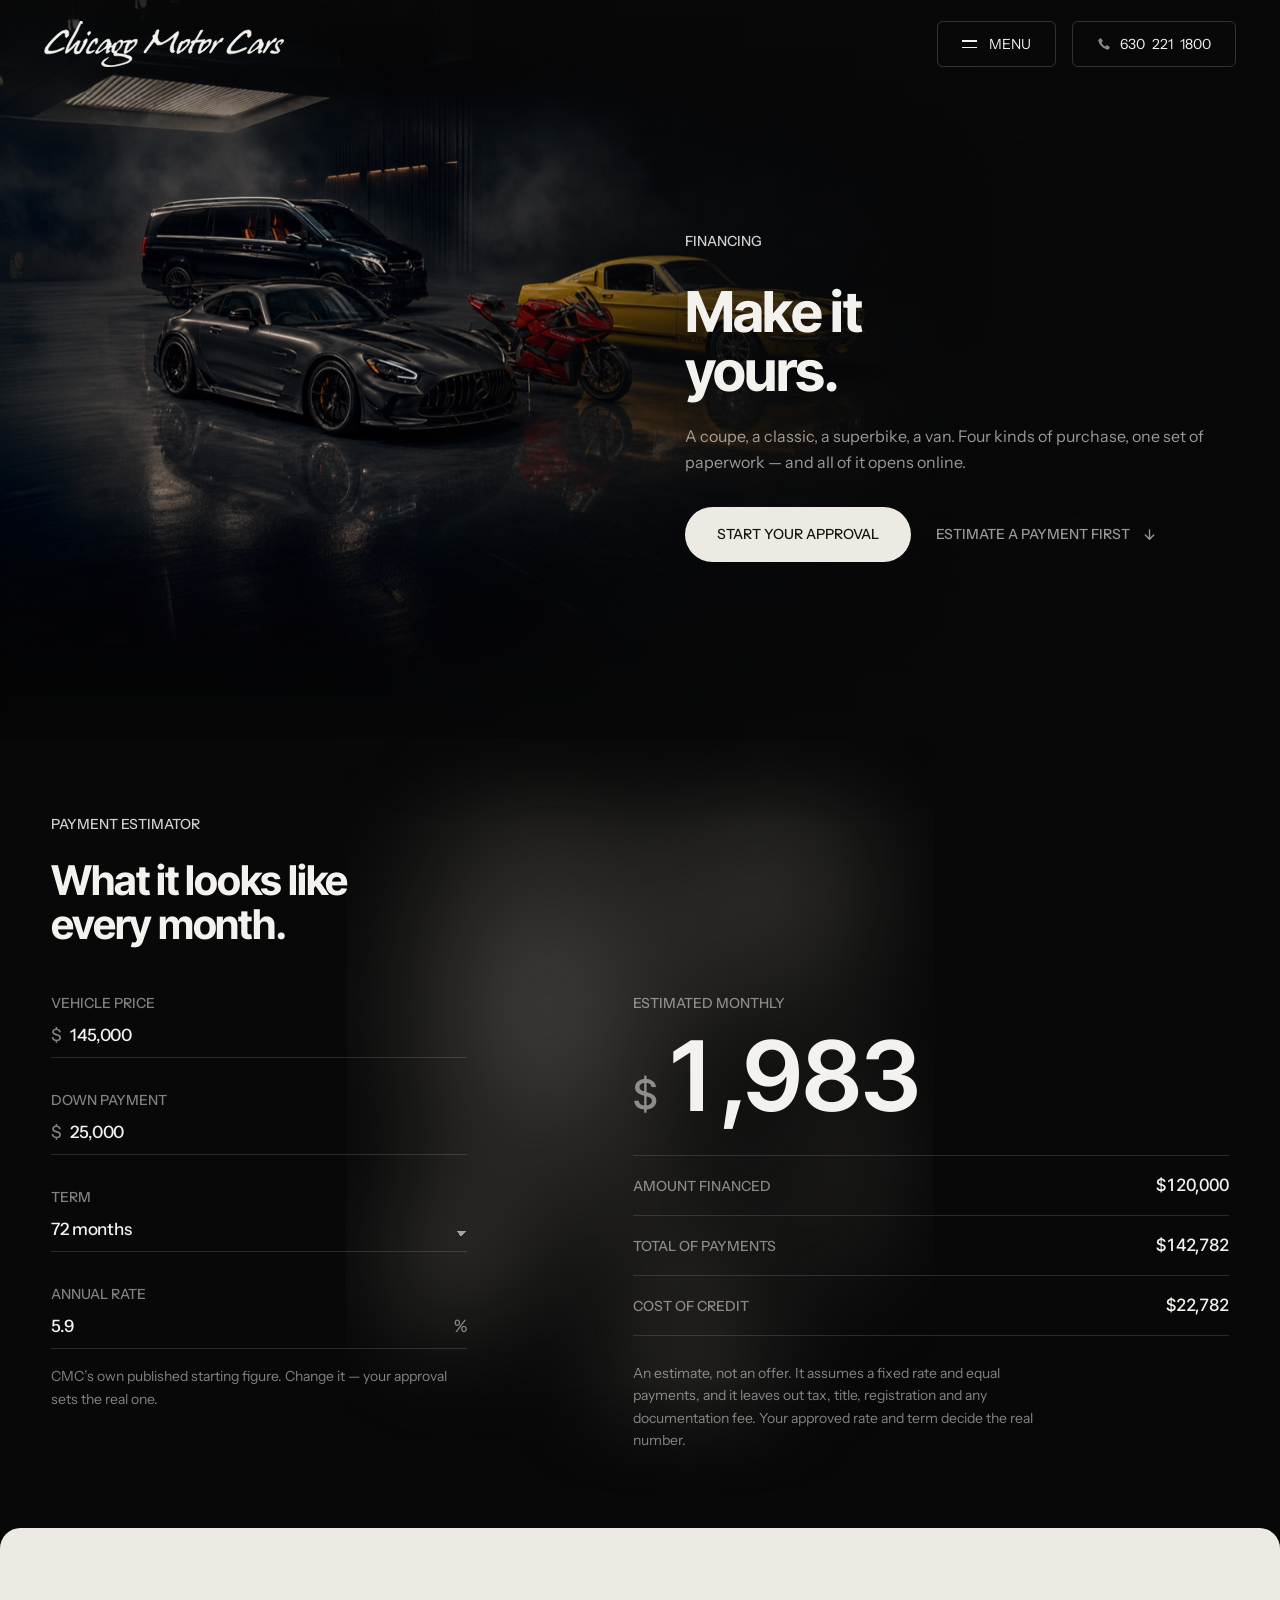
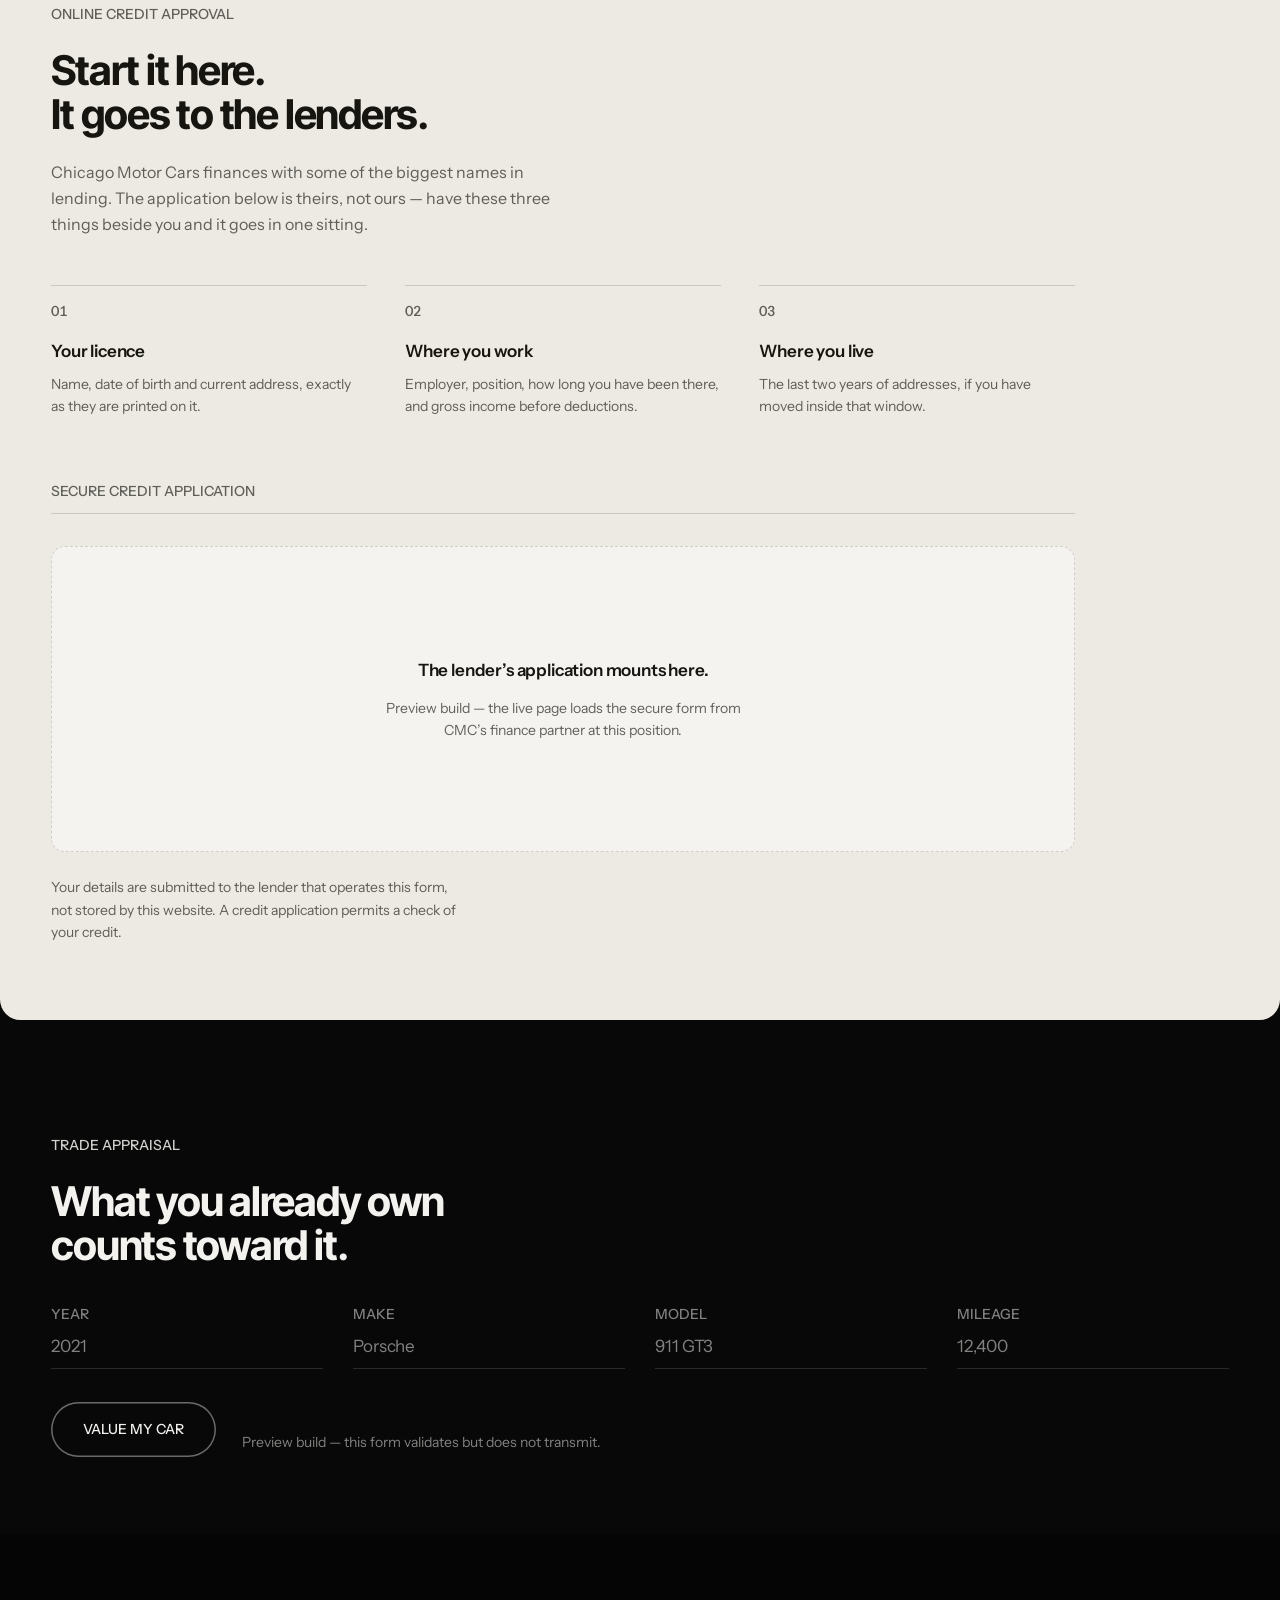
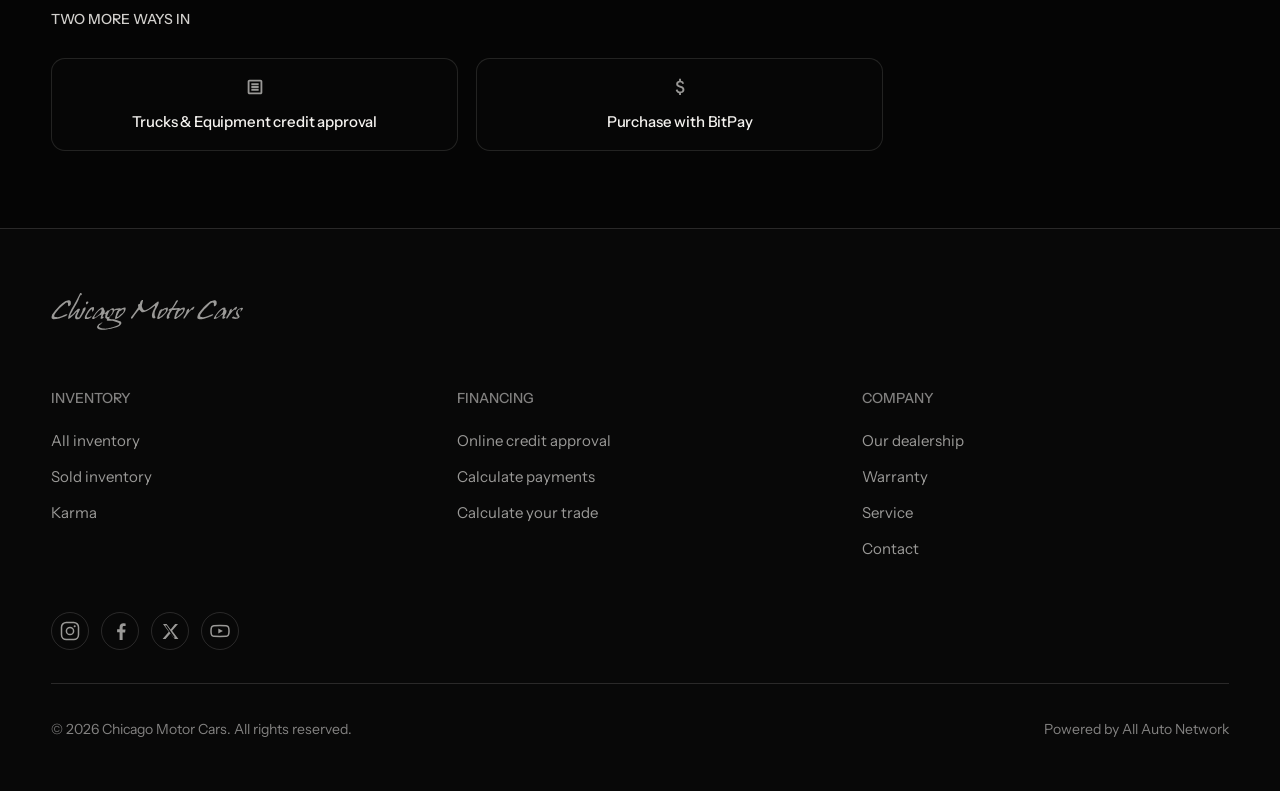
<file: financing.html>
<!DOCTYPE html>
<html lang="en">
<!-- ============================================================
     financing.html — GENERATED. Do not hand-edit.

     Head, masthead and footer are COPIED from index_3.html at build
     time by tools-build-financing.py. index_3 is the source because it
     is the approved variant; a hand-copied nav is a nav that drifts.

     <body> carries `v2 is-fin`: v2 because every page on this site
     runs the v2 layer, is-fin because assets/css/financing.css is
     scoped entirely to it and may not reach another page.
     ============================================================ -->
<head>
<meta charset="utf-8">
<meta name="robots" content="noindex, nofollow">
<meta name="viewport" content="width=device-width, initial-scale=1">
<title>Financing — Chicago Motor Cars</title>
<meta name="description" content="Apply for credit, estimate a monthly payment and value your trade — online, for any vehicle Chicago Motor Cars sells, from a coupe to a van.">

<link rel="preconnect" href="https://fonts.googleapis.com">
<link rel="preconnect" href="https://fonts.gstatic.com" crossorigin>
<!-- Instrument Serif is gone: nothing is set in it any more, and a face
     nothing uses is a request nothing needs. See tokens.css. -->
<link href="https://fonts.googleapis.com/css2?family=Instrument+Sans:ital,wght@0,400..700;1,400..700&family=Inter+Tight:wght@500;600;700&display=swap" rel="stylesheet">

<!-- The frame is the whole page right now, so it is the LCP element and
     nothing should discover it late. -->
<link rel="preload" as="image" href="assets/img/financing/fin-lineup-1600.jpg" imagesrcset="assets/img/financing/fin-mobile-900.jpg 900w, assets/img/financing/fin-lineup-1600.jpg 1600w, assets/img/financing/fin-lineup-2473.jpg 2473w" imagesizes="100vw" fetchpriority="high">

<!-- There was no icon at all, so every tab showed the browser's blank page
     glyph — the identity simply stopped existing at 16px. The script
     wordmark cannot go there (its hairlines are a quarter-pixel at header
     size, never mind a tab), so the tile is the CMC red carrying the "C"
     lifted out of the wordmark. Both elements are already the brand's. -->
<link rel="icon" href="assets/logos/favicon.svg" type="image/svg+xml">
<link rel="apple-touch-icon" href="assets/logos/favicon.svg">

<link rel="stylesheet" href="assets/css/tokens.css?v=50">
<link rel="stylesheet" href="assets/css/main.css?v=462">
<!-- Last, so it wins on equal specificity. index.html does not load
     it, which is what keeps the approved page out of reach. -->
<link rel="stylesheet" href="assets/css/v2.css?v=68">
<!-- index_3 only: the Featured stage carries real photography. -->
<link rel="stylesheet" href="assets/css/v3.css?v=38">
<!-- financing.html only. Last, so it wins on equal specificity. -->
<link rel="stylesheet" href="assets/css/financing.css?v=7">
</head>
<body class="v2 is-fin">
<span class="scroll-sentinel" aria-hidden="true"></span>

<!-- Navigation: eco.com's SHAPE, chicagomotorcars.com's TREE.

     The shape — wordmark alone far left, everything else in one frosted
     object top right, mono labels, a light pill closing the bar, and a
     panel that grows downward out of the bar.

     The tree is theirs, walked off the live <ul class="navbar-nav">
     rather than retyped from memory: six top-level items in their
     order, their labels, their hrefs, and their three levels. Nothing
     promoted, nothing folded, nothing renamed — Sell Us Your Car sits
     under Services because that is where they put it, and Warranty and
     Events stay top-level links with no children because that is what
     they are.

     Two things are NOT reproduced, both defects rather than structure:
     the same href printed twice in one menu (All Inventory / View All
     Inventory, and Boats on both levels), which is a duplicate link,
     not a choice. Each is kept once, in its first position.

     The eco rows carry a description line. These do not: their site
     has no such copy, and last pass I wrote it myself, which is how a
     nav ends up asserting things the business never said. Titles only,
     until there is real copy to put under them. -->
<!-- HREFS ARE THE LIVE SITE'S. The IA is the deliverable here, so the
     destinations are real and checkable rather than "#". -->
<!-- THE GLASS. A real refraction, not a frosted rectangle.

     feTurbulence makes a smooth low-frequency field and feDisplacementMap
     pushes the BACKDROP around by it, so whatever is behind the nav bends
     as it scrolls past. The type is content, not backdrop, so none of this
     touches the labels' legibility — only the picture under them moves.

     Verified in-browser before it was used: `backdrop-filter: url(#id)`
     parses in most engines and PAINTS in far fewer, so a striped probe was
     rendered and photographed first. It displaces in Chrome 151.

     baseFrequency is deliberately low. Higher and it stops reading as
     glass and starts reading as noise on a lens. -->
<svg width="0" height="0" style="position:absolute" aria-hidden="true" focusable="false">
  <filter id="nav-glass" x="-25%" y="-25%" width="150%" height="150%" color-interpolation-filters="sRGB">
    <feTurbulence type="fractalNoise" baseFrequency="0.006 0.011" numOctaves="2" seed="11" result="warp"/>
    <feGaussianBlur in="warp" stdDeviation="2.5" result="softWarp"/>
    <feDisplacementMap in="SourceGraphic" in2="softWarp" scale="16"
                       xChannelSelector="R" yChannelSelector="G"/>
  </filter>
</svg>

<header class="masthead">
  <div class="masthead__inner">

    <!-- One rail holding the whole navigation, wordmark included, with
         the call as a separate object beside it. That is the reference's
         structure, and it is also what makes the scrolled state calm:
         the rail keeps its box, so nothing slides when the contents
         change — see the crossfade in main.css. -->
    <div class="navbar">
      <a class="masthead__mark" href="index_3.html" aria-label="Chicago Motor Cars — home">
        <!-- The outlines are inline rather than <img src="cmc-wordmark.svg">
             because an <img> can be given neither of the two things this mark
             needed: colour it inherits, and a stroke. See main.css →
             .masthead__wm for the measurement behind both.

             They sit here rather than in a <symbol> + <use> sprite at the
             foot of the file simply because there is one consumer. A sprite
             buys reuse this page has no second use for, and it costs a layer
             of indirection between the header and the thing the header is.

             assets/logos/cmc-wordmark.svg stays the canonical source and
             holds the same 13 paths, with no stroke, so it is still the pure
             wordmark on its own. Regenerate from it; never retype. -->
        <svg class="masthead__wm" viewBox="0 0 1271 247" role="img" aria-hidden="true" focusable="false">
          <g id="cmc-wm">
          <path vector-effect="non-scaling-stroke" d="M342.645 95.7522C343.379 95.916 346.69 97.3987 347.583 97.7809C348.585 102.583 348.923 102.21 351.456 106.471C351.721 107.282 351.441 111.852 352.183 112.194C361.413 116.441 352.828 130.626 355.213 135.035C360.852 132.141 369.752 120.53 374.752 115.986C378.518 112.564 382.012 117.408 383.634 116.187C389.341 112.179 395.16 104.531 401.922 102.315C410.669 99.4497 415.646 99.7507 418.662 108.821C423.183 109.919 428.202 105.143 431.151 104.677C436.127 103.891 457.692 99.6465 460.808 102.439C460.465 103.904 460.217 104.717 460.257 106.245C461.201 106.485 486.311 91.4793 493.393 98.1843C493.975 99.7445 493.966 100.667 493.994 102.327C494.393 125.773 476.795 137.094 462.236 152.387C456.248 158.009 448.131 163.098 441.087 167.454C418.55 181.39 423.285 164.681 427.807 150.962C433.409 133.965 432.707 123.483 446.319 110.818C441.162 111.937 425.4 112.911 422.58 114.455C417.083 117.465 412.947 134.264 407.409 140.863C400.451 149.154 394.392 152.207 387.399 160.053C387.202 162.803 385.121 166.61 385.171 168.455C385.199 169.471 385.397 169.902 386.306 170.373C391.078 172.848 407.063 173.648 413.023 174.551C419.421 175.52 426.247 176.854 432.573 178.244C438.677 179.584 444.809 182.582 450.742 184.662C453.95 185.787 459.086 186.826 461.502 189.188C463.89 191.522 465.821 195.541 465.834 198.906C465.853 203.872 462.112 208.477 458.766 211.817C455.654 214.923 452.189 217.543 448.275 219.553C427.039 230.457 367.845 243.183 344.199 243.195C334.013 243.333 297.301 239.929 305.79 219.701C307.046 216.708 318.414 203.674 320.919 203.267C330.119 201.776 333.577 195.404 341.325 193.138C335.966 202.14 316.505 214.323 316.028 217.566C313.032 237.919 363.808 237.214 373.939 234.914C386.463 232.071 388.555 230.628 395.908 229.483C407.686 227.648 449.726 214.905 452.862 204.98C451.982 199.319 441.907 196.569 437.322 194.465C422.443 187.636 410.149 183.845 393.602 184.428C388.212 184.618 381.205 184.424 375.746 183.99C365.183 181.923 369.943 176.697 371.11 171.423C370.076 168.918 366.327 170.501 365.619 169.778C363.578 167.697 361.74 166.129 359.406 164.37C358.841 160.628 358.765 158.224 358.856 154.49C358.95 150.613 362.237 142.02 361.166 139.299C358.699 138.633 354.502 137.296 352.142 137.437C348.228 139.586 340.117 153.327 341.28 157.962C344.082 158.657 345.469 156.211 348.314 156.869C352.57 163.42 335.087 173.709 328.811 170.028C326.667 164.825 332.74 149.331 334.472 142.487C329.482 144.959 323.899 146.949 318.798 149.249C310.425 153.023 282.365 180.203 273.136 170.912C271.886 168.995 272.418 166.59 272.658 164.296C290.485 140.565 305.084 111.787 332.939 97.7927C334.968 96.7737 340.225 96.119 342.645 95.7522ZM293.29 161.943C295.32 159.223 298.941 158.239 301.981 155.943C321.396 141.278 331.066 137.384 335.388 112.79C333.313 108.493 332.967 108.737 328.097 109.323C317.83 113.119 285.391 150.496 286.311 160.82C288.302 162.725 290.603 162.149 293.29 161.943ZM380.329 159.191C396.458 155.723 422.181 107.22 399.465 110.449C384.204 115.813 379.544 131.601 374.514 145.258C373.396 148.292 370.823 155.161 371.858 158.28C373.335 159.573 374.596 159.689 376.543 159.562C377.808 159.47 379.07 159.347 380.329 159.191ZM465.072 116.107C457.824 118.322 453.959 118.496 450.355 126.465C447.879 131.938 436.593 154.237 436.394 158.216C438.669 159.658 444.057 157.219 446.587 156.355C457.147 147.706 463.046 138.866 475.825 131.244C480.143 121.379 483.088 120.115 482.755 109.328C478.712 109.178 474.795 108.965 470.752 109.279C467.972 111.57 467.073 113.127 465.072 116.107Z"/>
          <path vector-effect="non-scaling-stroke" d="M603.637 45.9087C605.277 45.7242 606.639 46.2817 608.21 46.7772C608.541 47.111 608.927 47.4981 609.365 47.9386C608.212 58.027 601.69 76.3342 601.123 85.6277C600.786 91.1449 607.905 105.14 609.686 109.029C621.054 115.096 618.155 117.412 632.545 110.942C652.418 102.023 668.091 87.6552 684.558 73.84C689.813 69.4281 705.387 54.27 711.623 55.8534C719.806 65.2192 697.619 99.7421 693.046 109.461C687.276 121.131 685.774 128.499 685.917 141.231C686.066 154.676 688.039 150.73 691.861 161.361L688.225 166.734C684.577 166.937 674.879 167.686 672.968 165.367C660.205 149.878 677.013 113.981 684.167 103.422C685.756 99.2791 690.781 88.4602 687.785 84.6925C673.415 92.9868 662.557 105.124 645.866 113.064C625.236 122.875 625.59 127.989 600.912 126.781C594.022 121.624 591.71 116.439 585.707 110.702C583.054 108.166 578.984 114.494 577.437 116.528C564.608 133.387 550.712 149.363 539.724 167.565C532.702 173.759 525.785 165.575 531.109 158.534C547.382 137.011 563.036 116.504 577.814 93.9072C577.141 83.6933 571.972 72.8247 587.086 72.4486C592.426 62.2788 590.398 49.7198 603.637 45.9087Z"/>
          <path vector-effect="non-scaling-stroke" d="M839.263 47.8657C840.2 47.6619 840.548 47.8207 841.46 48.0844C842.725 53.4018 813.856 93.4963 809.674 101.193C819.018 102.308 832.724 100.033 842.273 99.335C844.959 99.1388 850.432 98.2638 852.771 98.5946C853.937 101.651 850.196 104.173 851.331 106.969C856.065 106.942 871.775 92.7305 885.066 97.565C890.265 104.169 880.406 126.447 874.809 131.887C866.148 140.306 858.045 149.651 848.998 157.715C847.23 159.297 842.322 160.141 840.368 161.944C835.292 165.901 822.983 176.601 816.455 170.795C813.88 165.311 822.393 142.665 824.192 134.33C825.787 129.936 829.293 121.669 831.148 117.246C831.992 116.676 832.817 116.085 833.63 115.475C835.646 113.961 837.055 112.796 837.396 110.35C835.919 109.459 807.899 112.623 804.431 113.193C797.227 119.635 790.229 131.657 786.351 140.71C785.798 141.563 783.894 149.23 783.621 149.486C777.385 155.341 785.215 158.143 784.235 163.262C782.646 166.452 774.388 169.793 770.864 171.507C769.437 169.765 767.873 168.269 766.273 166.691C764.976 143.93 775.815 138.854 785.029 119.58C784.638 117.312 781.157 119.084 778.98 116.515C776.188 106.36 792.586 103.687 799.163 101.806C801.887 95.3774 808.284 88.6296 811.374 82.8002C816.877 72.4144 823.194 61.2674 828.492 50.8829C832.6 49.9619 835.274 49.2093 839.263 47.8657ZM856.891 116.207C853.155 117.309 849.47 118.259 846.039 120.118C842.8 125.572 828.256 153.676 828.548 158.532C830.794 159.519 836.558 157.016 838.922 156.114C845.083 150.862 850.86 144.45 857.288 139.356C867.128 131.549 876.286 122.945 874.878 109.275C871.018 109.168 866.824 108.954 863.008 109.309C860.669 111.179 858.752 113.841 856.891 116.207Z"/>
          <path vector-effect="non-scaling-stroke" d="M1081.06 47.2774C1086.16 47.2574 1087.87 48.322 1092.36 50.5011C1093.84 53.1122 1094.84 54.3995 1096.66 56.728C1096.78 62.8156 1096.85 68.9037 1096.87 74.9924C1092.11 81.4498 1085.84 93.6583 1078.26 83.689C1078 78.1228 1078.37 71.9515 1078.12 65.9192C1075.45 64.5359 1070.2 62.1094 1067.31 63.2457C1054.22 68.3719 1041.22 84.4957 1030.53 93.9084C1026.97 98.0454 1020.67 101.465 1017.5 105.822C1007.55 119.493 987.187 136.806 987.317 154.54C988.397 160.431 998.671 159.352 1002.13 159.887C1026.62 163.675 1046.71 145.879 1068.28 140.815L1070 140.357C1071.87 140.824 1072.36 140.925 1073.93 142.047L1074.14 143.516C1071 151.178 1050.26 157.217 1043.2 160.388C1023.82 169.096 1003.88 173.359 982.682 173.93C980.281 173.994 975.752 172.128 973.444 171.247C971.923 169.235 970.385 167.239 968.827 165.257C968.48 158.417 969.795 152.087 972.407 145.759C982.558 121.167 1036.04 66.7732 1059.12 53.7328C1065.72 49.9999 1074.01 50.2079 1081.06 47.2774Z"/>
          <path vector-effect="non-scaling-stroke" d="M115.096 47.3053C120.397 47.2448 121.913 48.2396 126.593 50.5256C127.914 52.9448 129.234 54.6446 130.868 56.8313C130.99 62.7268 130.894 68.9664 130.902 74.8919C127.804 79.4086 121.841 89.5884 115.534 87.2475C111.259 82.7773 112.451 72.2568 112.263 65.9086C106.446 62.8187 102.191 61.5238 96.4353 65.5704C85.0412 73.5824 75.6841 84.0048 65.3727 93.3108C60.746 97.4855 55.807 101.622 51.464 106.109C43.5428 116.513 31.753 127.96 25.6673 139.386C13.8971 161.486 26.2113 158.988 40.9632 159.853C63.9667 161.202 80.242 147.391 100.048 141.49C102.841 140.577 106.351 139.944 108.594 142.235C108.617 147.421 94.0391 153.974 89.3844 156.005C65.6079 166.377 42.3477 173.396 16.2236 174.134C15.1307 174.165 8.90197 171.583 7.51493 171.021C6.77479 169.738 4.84241 167.27 3.88791 165.978C3.01986 155.455 5.06218 152.156 7.40902 142.159C12.2995 137.171 20.4568 124.126 26.1799 117.138C45.3774 93.6961 67.8297 70.1604 93.611 53.8956C98.0243 51.1115 108.524 49.9436 115.096 47.3053Z"/>
          <path vector-effect="non-scaling-stroke" d="M1148.65 95.6486C1150.26 95.8174 1152.5 97.2143 1154.01 98.0317C1155.41 102.502 1155.76 106.314 1156.32 110.918C1158.28 113.191 1160.14 111.205 1161.15 114.789C1165.18 129.029 1156.8 137.543 1149.78 148.687C1148.58 150.589 1146.42 155.12 1147.07 157.433C1150.11 158.951 1151.92 156.008 1155.46 157.623C1155.43 157.865 1155.39 158.105 1155.34 158.344C1154.54 161.952 1149.56 166.754 1146.33 168.566C1125.69 180.132 1138.18 151.193 1140.56 142.503C1136.46 144.444 1118.73 151.009 1117.49 153.717C1115.69 156.147 1098.07 168.416 1094.93 169.618C1080.11 175.125 1072.36 173.216 1083.32 157.283C1094.91 140.446 1104.35 125.634 1119.64 111.729C1131.13 101.277 1132.95 98.5362 1148.65 95.6486ZM1098.66 161.923C1101.64 159.373 1103.32 158.907 1106.59 156.671C1117.37 149.244 1129.48 141.192 1136.69 130.008C1137.64 128.529 1139.06 122.406 1139.53 120.53C1140.48 116.829 1143.13 114.533 1141.27 110.907C1138.98 108.63 1137.24 108.874 1134.18 109.283C1124.11 112.886 1090.34 151.325 1092.19 161.238C1093.98 162.511 1096.39 162.182 1098.66 161.923Z"/>
          <path vector-effect="non-scaling-stroke" d="M765.205 97.0542C767.11 96.5267 770.914 96.4833 772.533 97.7543C773.253 98.7199 773.755 99.5931 773.811 100.814C775.065 127.345 750.885 140.761 736.416 158.177C724.733 162.215 721.686 168.918 711.803 172.155C710.016 172.376 707.428 172.878 705.679 172.28C705.064 172.071 704.382 171.607 704.09 171.031C700.479 163.968 715.209 126.87 718.355 117.435C722.654 114.779 723.982 113.173 726.687 109.111C732.253 107.287 734.127 107.155 739.984 107.496C748.838 101.258 753.832 98.1961 765.205 97.0542ZM744.339 116.52C738.799 117.766 738.811 117.722 733.835 120.101C730.181 125.872 716.22 152.847 716.189 158.388C717.945 159.261 720.123 158.362 722.046 157.714C723.442 157.241 724.826 156.756 726.21 156.26C731.229 151.449 736.336 146.734 741.535 142.118C751.928 132.867 763.89 125.212 761.954 109.232C758.225 109.16 753.752 108.957 750.11 109.352C747.727 110.979 745.971 114.071 744.339 116.52Z"/>
          <path vector-effect="non-scaling-stroke" d="M268.502 156.513C256.348 167.04 246.178 174.576 228.56 172.572C220.142 171.614 224.442 153.664 227.032 148.909C235.669 134.238 248.383 107.888 263.368 98.5102C286.097 84.286 287.298 95.0981 283.043 114.299C280.106 117.068 278.192 122.071 273.691 123.645C269.317 121.382 275.643 109.724 269.267 106.965C260.556 107.265 238.832 143.123 236.732 151.577C232.105 170.195 259.635 157.785 265.445 154.585C267.418 155.344 267.46 155.006 268.502 156.513Z"/>
          <path vector-effect="non-scaling-stroke" d="M943.643 90.5454C944.927 90.4777 949.761 90.8805 950.561 91.8077C948.594 99.0253 944.567 105.416 939.411 110.734C936.911 110.644 933.654 110.77 931.091 110.799C929.23 112.186 919.451 119.366 918.341 120.769C910.877 130.055 903.816 139.48 897.109 149.312C893.69 154.317 885.401 169.269 880.282 170.47C878.327 170.149 878.96 170.52 877.738 169.013C876.931 166.341 877.409 164.318 877.806 161.59C878.997 156.438 884.47 151.634 887.442 146.167C893.814 134.44 896.507 125.891 899.646 113.017C903.623 109.866 908.227 101.138 913.607 104.217C916.181 109.166 910.324 115.462 913.272 117.439C918.403 115.59 927.554 102.66 931.836 98.7932C934.888 96.034 939.97 93.4895 943.643 90.5454Z"/>
          <path vector-effect="non-scaling-stroke" d="M1227.4 90.5137C1228.91 90.497 1229.5 90.4305 1230.89 91.1331C1235.28 96.8172 1226.29 107.049 1222.33 110.842C1219.78 110.706 1216.71 110.77 1214.12 110.76C1211.67 112.796 1203.45 118.476 1201.43 120.852C1192.01 131.904 1182.82 145.605 1174.84 157.674C1171.79 162.307 1166.52 172.407 1161.25 169.544C1159.51 166.544 1160.79 162.854 1161.59 159.616C1166.83 150.751 1173.44 142.575 1177.23 132.728C1177.8 131.256 1179.13 128.958 1179.19 127.426C1179.46 120.573 1186.94 101.569 1195.77 104.058C1198.52 108.574 1195.24 112.083 1195.7 117.331C1200.03 117.39 1212.03 101.259 1216.25 97.9498C1220.39 94.7022 1222.86 93.222 1227.4 90.5137Z"/>
          <path vector-effect="non-scaling-stroke" d="M241.37 55.9161C241.545 55.9123 241.721 55.9143 241.898 55.922C244.062 56.0171 245.267 56.3558 246.582 57.7461C247.309 60.0686 247.01 62.697 246.885 65.1416C242.62 69.3989 242.689 72.4101 236.512 75.0743C234.548 75.4734 235.285 75.5385 233.462 74.9415C230.887 72.1314 231.273 66.8762 231.14 62.9651C234.481 58.099 235.875 57.1347 241.37 55.9161Z"/>
          <path vector-effect="non-scaling-stroke" d="M193.829 0H200.489C202.398 5.27974 205.353 8.78451 202.409 14.624C200.144 15.0994 200.916 13.3065 197.705 12.3146C195.853 13.3189 184.019 38.6235 183.363 41.5685C179.899 57.1183 124.821 142.828 128.425 151.281L129.664 151.514C133.274 150.566 150.415 134.968 152.932 131.302C160.47 120.327 169.648 114.216 178.537 104.866C181.304 104.843 189.427 104.396 191.54 105.876C194.697 114.862 151.641 167.962 186.117 161.864C193.554 147.209 205.034 130.834 209.356 114.825C209.872 112.917 209.757 107.739 209.722 105.594C213.159 102.649 216.528 99.6273 219.827 96.5311C222.464 96.2375 225.862 95.2651 228.492 94.601C228.712 98.5437 229.342 105.746 227.79 109.324C220.707 125.632 209.979 140.514 200.976 155.851C197.674 161.476 193.378 165.975 188.761 170.49C177.287 172.648 179.952 174.754 167.28 174.16C164.888 172.453 161.845 169.68 159.547 167.691C158.757 154.481 160.548 145.943 167.786 134.651C169.525 131.937 172.366 125.771 171.716 122.529C169.63 122.492 157.065 138.974 154.485 141.389C148.723 146.846 142.499 151.754 136.83 157.327C131.849 162.225 120.604 173.496 113.103 170.197C112.565 168.73 113.1 168.293 113.318 166.923C120.051 124.707 146.606 90.0272 166.236 53.1037C174.368 37.5873 182.069 21.8347 189.749 6.09131C190.625 4.29554 192.624 2.1927 193.829 0Z"/>
          <path vector-effect="non-scaling-stroke" d="M1206.85 155.785C1211.95 158.083 1232.46 165.79 1236.25 161.715C1236.79 159.29 1235.07 154.459 1233.46 152.722C1212.75 130.315 1234.81 103.58 1259.3 98.5536C1264.3 97.5259 1266.11 98.1483 1270.7 100.804V106.582C1266.61 109.614 1258.62 124.01 1252.88 124.512C1252.41 121.045 1259.42 115.146 1258.24 109.909C1252.56 105.73 1242.51 111.199 1238.44 115.774C1238.03 118.517 1235.2 128.101 1235.61 129.776C1237.14 135.932 1242.83 142.728 1245.58 148.59C1247.14 151.904 1248.08 154.604 1249.89 157.889C1243.63 165.045 1241.2 169.633 1231.01 171.249C1224.75 172.243 1198.51 173.251 1197.37 164.709C1198.67 162.665 1204.24 158.495 1206.85 155.785Z"/>
        </g>
          </svg>
      </a>

      <nav class="navbar__groups" aria-label="Primary">

        <div class="navmenu">
          <button class="navmenu__trigger" type="button" aria-expanded="false" aria-controls="nav-inventory">
            Inventory
            <svg class="navmenu__chev" width="9" height="6" viewBox="0 0 9 6" fill="none" aria-hidden="true"><path d="m1 1 3.5 3.5L8 1" stroke="currentColor" stroke-width="1.3"/></svg>
          </button>
          <!-- Their third level is "View Inventory", which is dropped as a
               heading: you are already inside Inventory, so it names the
               menu you are standing in. That is CMS structure showing
               through, not information. The twelve body types keep their
               own column; the siblings keep theirs. -->
          <div class="navmenu__panel navmenu__panel--mega" id="nav-inventory" hidden>
            <div class="navmenu__group navmenu__group--wide">
              <ul class="navmenu__list navmenu__list--2">
                <li><a href="srp.html">All Inventory</a></li>
                <li><a href="srp.html">Convertibles</a></li>
                <li><a href="srp.html">Coupes</a></li>
                <li><a href="srp.html">Hatchbacks</a></li>
                <li><a href="srp.html">Sedans</a></li>
                <li><a href="srp.html">SUVs</a></li>
                <li><a href="srp.html">Wagons</a></li>
                <li><a href="srp.html">Pickup Trucks</a></li>
                <li><a href="srp.html">Sprinter Van</a></li>
                <li><a href="srp.html">Motorcycles</a></li>
                <li><a href="index_3.html">Boats</a></li>
                <li><a href="srp.html">Sold Inventory</a></li>
              </ul>
            </div>
            <!-- The eight siblings, in their order, unlabelled — the site
                 gives them no heading and inventing one is how "Showrooms"
                 nearly ended up here as my copy rather than theirs. -->
            <div class="navmenu__group">
              <ul class="navmenu__list">
                <li><a href="srp.html">West Chicago</a></li>
                <li><a href="srp.html">Naperville</a></li>
                <li><a href="srp.html">South Carolina</a></li>
                <li><a href="srp.html">Kansas</a></li>
                <li><a href="srp.html">Karma</a></li>
                <li><a href="index_3.html">Schedule Test Drive</a></li>
              </ul>
            </div>
          </div>
        </div>

        <!-- LOCATIONS, after Inventory. Built from the same .navmenu
             primitive as Financing and Services — trigger, panel, list —
             so it inherits the open/close, the focus handling and the
             escape key without a line of new script.

             The four rows point at CMC's per-location INVENTORY pages,
             because those are the only per-location pages the site has:
             there is no West Chicago page with hours and directions on
             it. Worth building; not something to invent here. Contact us
             closes the list, since that is where an address question
             currently has to go. -->
        <div class="navmenu">
          <button class="navmenu__trigger" type="button" aria-expanded="false" aria-controls="nav-locations">
            Locations
            <svg class="navmenu__chev" width="9" height="6" viewBox="0 0 9 6" fill="none" aria-hidden="true"><path d="m1 1 3.5 3.5L8 1" stroke="currentColor" stroke-width="1.3"/></svg>
          </button>
          <div class="navmenu__panel" id="nav-locations" hidden>
            <div class="navmenu__group">
              <ul class="navmenu__list">
                <li><a href="locations.html">All locations</a></li>
                <li><a href="srp.html">West Chicago, IL</a></li>
                <li><a href="srp.html">Naperville, IL</a></li>
                <li><a href="srp.html">Rock Hill, SC</a></li>
                <li><a href="srp.html">Tonganoxie, KS</a></li>
                <!-- SIMULATED — see the Locations register. It points at
                     Contact Us because that is where a question about a
                     showroom that has not opened has to go. -->
                <li><a href="index_3.html">Newport Beach, CA <span class="navmenu__soon">Soon</span></a></li>
                <li><a href="index_3.html">Contact Us</a></li>
              </ul>
            </div>
          </div>
        </div>

        <div class="navmenu">
          <button class="navmenu__trigger" type="button" aria-expanded="false" aria-controls="nav-financing">
            Financing
            <svg class="navmenu__chev" width="9" height="6" viewBox="0 0 9 6" fill="none" aria-hidden="true"><path d="m1 1 3.5 3.5L8 1" stroke="currentColor" stroke-width="1.3"/></svg>
          </button>
          <div class="navmenu__panel" id="nav-financing" hidden>
            <div class="navmenu__group">
              <ul class="navmenu__list">
                <li><a href="financing.html">Online Credit Approval</a></li>
                <li><a href="financing.html">Trucks &amp; Equipment Online Credit Approval</a></li>
                <li><a href="financing.html">Calculate Your Trade</a></li>
                <li><a href="financing.html">Calculate Payments</a></li>
                <li><a href="financing.html">Purchase with BitPay</a></li>
              </ul>
            </div>
          </div>
        </div>

        <a class="navbar__link" href="index_3.html">Warranty</a>

        <div class="navmenu">
          <button class="navmenu__trigger" type="button" aria-expanded="false" aria-controls="nav-services">
            Services
            <svg class="navmenu__chev" width="9" height="6" viewBox="0 0 9 6" fill="none" aria-hidden="true"><path d="m1 1 3.5 3.5L8 1" stroke="currentColor" stroke-width="1.3"/></svg>
          </button>
          <div class="navmenu__panel" id="nav-services" hidden>
            <div class="navmenu__group">
              <ul class="navmenu__list">
                <li><a href="index_3.html">Our Services</a></li>
                <li><a href="index_3.html">Schedule Appointment</a></li>
                <li><a href="index_3.html">Sell Us Your Car</a></li>
              </ul>
            </div>
          </div>
        </div>

        <div class="navmenu">
          <button class="navmenu__trigger" type="button" aria-expanded="false" aria-controls="nav-about">
            About Us
            <svg class="navmenu__chev" width="9" height="6" viewBox="0 0 9 6" fill="none" aria-hidden="true"><path d="m1 1 3.5 3.5L8 1" stroke="currentColor" stroke-width="1.3"/></svg>
          </button>
          <div class="navmenu__panel" id="nav-about" hidden>
            <div class="navmenu__group">
              <ul class="navmenu__list">
                <li><a href="index_3.html">Review Us</a></li>
                <li><a href="index_3.html">Contact Us</a></li>
                <li><a href="our-dealership.html">Our Dealership</a></li>
                <li><a href="team.html">Our Team</a></li>
                <li><a href="videos.html">Our Videos</a></li>
                <li><a href="index_3.html">Testimonials</a></li>
              </ul>
            </div>
          </div>
        </div>

        <a class="navbar__link" href="events.html">Events</a>

      </nav>

      <!-- Also in their header, and easy to miss: a saved-vehicles counter.
           It stays, quiet, because a count nobody has filled yet should
           not outrank the call. -->
      <!-- Glyph + count while the rail is packed, full label everywhere
           else. This is where the bigger wordmark's width came from —
           main.css said so before it was needed: "the width has to come
           from the CONTENT — dropping My Garage to its glyph frees
           100px". The label is only ever visually hidden, never removed,
           so the control keeps its name for a screen reader. -->
      <a class="navbar__garage" href="index_3.html">
        <svg class="navbar__garage-icon" width="15" height="15" viewBox="0 0 15 15" fill="none" aria-hidden="true">
          <path d="M4 2.2h7a.8.8 0 0 1 .8.8v9.4L7.5 9.9l-4.3 2.5V3a.8.8 0 0 1 .8-.8Z" stroke="currentColor" stroke-width="1.3" stroke-linejoin="round"/>
        </svg>
        <span class="navbar__garage-label">My Garage</span>
        <span class="navbar__count">0</span>
      </a>

      <!-- Absolutely positioned at the rail's trailing edge so it can
           fade in exactly where the groups fade out, and take no space
           while it is invisible. -->
      <button class="menu-toggle" type="button"
              aria-expanded="false" aria-controls="site-menu">
        <span class="menu-toggle__bars" aria-hidden="true"><i></i><i></i></span>
        <span class="menu-toggle__label"></span>
      </button>
    </div>

    <!-- Outside the rail, and deliberately: on a $1.2M car the conversion
         is a call, so it is the one thing that is never inside a
         container that can collapse. It does not move on scroll. -->
    <a class="navbar__cta" href="tel:+16302211800">
        <svg class="navbar__cta-icon" width="15" height="15" viewBox="0 0 15 15" fill="none" aria-hidden="true">
          <path d="M4.2 1.6 5.9 4 4.6 5.7c.7 1.7 2 3 3.7 3.7L10 8.1l2.4 1.7c.4.3.5.8.2 1.2l-1 1.3c-.3.4-.8.5-1.2.4C5.9 11.6 2.4 8.1 1.3 3.6c-.1-.4 0-.9.4-1.2l1.3-1c.4-.3.9-.2 1.2.2Z" fill="currentColor"/>
        </svg>
      <span class="navbar__cta-text">630&#160;221&#160;1800</span>
      <span class="u-visually-hidden">Call Chicago Motor Cars</span>
    </a>
  </div>
</header>


<!-- READ POSITION, along the bottom edge of the screen.

     It started as a hairline under the masthead, doing two jobs at once
     — separating the bar and reporting position. Moved down here it is
     only doing the second, which is the honest arrangement: the bar no
     longer needs a rule under it now that the nav items carry their own
     ground, and a progress line reads better against the edge you are
     scrolling toward than the one you are scrolling away from.

     Outside <header> because it is no longer part of it. It appears only
     after the hero has gone, so it never lies across the claim's air.

     A persistent layer, and counted as one: 3px on the extreme edge,
     below the menu's z-index so an open panel covers it rather than
     having a red line float over a full-screen overlay. -->
<div class="readbar" aria-hidden="true"><i class="readbar__fill"></i></div>

<!-- Ships hidden; the toggle only becomes real once the script confirms
     it can open. Without JS the nav row above stays on the page, so no
     route is ever trapped behind a script. -->
<div class="menu" id="site-menu" hidden>
  <div class="menu__inner shell">
    <!-- Every group and every row the desktop bar has. Content parity is
         an invariant: neither a phone nor a scrolled desktop is offered
         a shorter site.

         It mirrors the bar exactly: four headed groups, then the two
         top-level entries that have no children, unheaded. A heading
         reading "Warranty" over a single link reading "Warranty" is the
         same defect as "View Inventory" inside Inventory — a label that
         names itself. -->
    <nav class="menu__nav" aria-label="Primary">
      <section class="menu__group menu__group--wide">
        <p class="micro menu__label">Inventory</p>
        <a href="srp.html">All Inventory</a>
        <a href="srp.html">Convertibles</a>
        <a href="srp.html">Coupes</a>
        <a href="srp.html">Hatchbacks</a>
        <a href="srp.html">Sedans</a>
        <a href="srp.html">SUVs</a>
        <a href="srp.html">Wagons</a>
        <a href="srp.html">Pickup Trucks</a>
        <a href="srp.html">Sprinter Van</a>
        <a href="srp.html">Motorcycles</a>
        <a href="index_3.html">Boats</a>
        <a href="srp.html">Sold Inventory</a>
        <a href="srp.html">West Chicago</a>
        <a href="srp.html">Naperville</a>
        <a href="srp.html">South Carolina</a>
        <a href="srp.html">Kansas</a>
        <a href="srp.html">Karma</a>
        <a href="index_3.html">Schedule Test Drive</a>
      </section>
      <section class="menu__group">
        <p class="micro menu__label">Locations</p>
        <a href="locations.html">All locations</a>
        <a href="srp.html">West Chicago, IL</a>
        <a href="srp.html">Naperville, IL</a>
        <a href="srp.html">Rock Hill, SC</a>
        <a href="srp.html">Tonganoxie, KS</a>
        <a href="index_3.html">Newport Beach, CA <span class="navmenu__soon">Soon</span></a>
        <a href="index_3.html">Contact Us</a>
      </section>

      <section class="menu__group">
        <p class="micro menu__label">Financing</p>
        <a href="financing.html">Online Credit Approval</a>
        <a href="financing.html">Trucks &amp; Equipment Online Credit Approval</a>
        <a href="financing.html">Calculate Your Trade</a>
        <a href="financing.html">Calculate Payments</a>
        <a href="financing.html">Purchase with BitPay</a>
      </section>
      <section class="menu__group">
        <p class="micro menu__label">Services</p>
        <a href="index_3.html">Our Services</a>
        <a href="index_3.html">Schedule Appointment</a>
        <a href="index_3.html">Sell Us Your Car</a>
      </section>
      <section class="menu__group">
        <p class="micro menu__label">About Us</p>
        <a href="index_3.html">Review Us</a>
        <a href="index_3.html">Contact Us</a>
        <a href="our-dealership.html">Our Dealership</a>
        <a href="team.html">Our Team</a>
        <a href="videos.html">Our Videos</a>
        <a href="index_3.html">Testimonials</a>
      </section>
      <!-- The bar's two childless top-level entries, plus My Garage.
           No heading: there is no category here to name. -->
      <section class="menu__group menu__group--plain">
        <a href="index_3.html">Warranty</a>
        <a href="events.html">Events</a>
        <a href="index_3.html">My Garage</a>
      </section>
    </nav>

    <!-- The two feature cards that used to sit here are GONE.

         They came from ballance.framer.website, where the panel surfaces
         content beside the routes, and the idea was sound. It cost 303px
         of a 1374px panel — a quarter of it — to show two cars the
         visitor did not ask for, in a control whose entire job is to get
         them somewhere. That is the device losing to the task: a menu
         that has to be scrolled to reach its own links has stopped being
         a menu. The cars belong on the page, not inside the way out of
         it.

         assets/img/stock/ keeps both frames for whoever wants them in a
         section. -->

    <div class="menu__foot">
      <p class="micro menu__label">Showrooms</p>
      <ul class="menu__places">
        <li>West Chicago, IL <span>630 221 1800</span></li>
        <li>Naperville, IL <span>630 221 1800</span></li>
        <li>Rock Hill, SC <span>803 891 7788</span></li>
        <li>Kansas City <span>913 845 9633</span></li>
        <li>Newport Beach, CA <span>Opening soon</span></li>
      </ul>
    </div>
  </div>
</div>


<main>

  <!-- ============================================================
       1 — THE CLAIM, ON THE FRAME THAT ALREADY MAKES THE ARGUMENT
       ============================================================
       The homepage's Financing card opens with "Make it yours." over
       fin-lineup. The page keeps the line rather than inventing a
       second one: this IS that card, opened.

       THE PHOTOGRAPH IS THE ARGUMENT. Four subjects stand in the hall
       — an AMG GT Black Series, a Mercedes van, a Ducati, a '67 Shelby.
       That is four different kinds of purchase in one frame, which is
       the only claim a financing page actually has to make. The lede
       names them and says nothing the picture does not already show.
       No list of products does this work; a list is what the buyer
       skips.

       THE TEXT SITS RIGHT, AND ONLY ON DESKTOP. The right third of
       fin-lineup falls to near-black and holds no subject — it is the
       quietest field in the frame and the one place type can sit
       without a scrim heavy enough to kill the reflections. The mobile
       crop (fin-mobile-900) is tighter: the four subjects fill it edge
       to edge and there is no dark third left. So the phone does not
       inherit the desktop decision — the frame becomes a band and the
       type stands below it on page ground. Two crops, two decisions.
       ============================================================ -->
  <section class="fn-head" data-reveal aria-labelledby="fn-title">

    <div class="fn-head__frame">
      <img class="fn-head__img"
           src="assets/img/financing/fin-lineup-1600.jpg"
           srcset="assets/img/financing/fin-mobile-900.jpg 900w,
                   assets/img/financing/fin-lineup-1600.jpg 1600w,
                   assets/img/financing/fin-lineup-2473.jpg 2473w"
           sizes="100vw"
           alt="A Mercedes-AMG GT Black Series, a Mercedes van, a Ducati superbike and a 1967 Shelby GT350 standing together in a dark showroom hall."
           width="2473" height="1545" fetchpriority="high" decoding="async">
      <span class="fn-head__wash" aria-hidden="true"></span>
    </div>

    <div class="shell fn-head__inner">
      <div class="fn-head__copy">
        <p class="micro fn-eyebrow">Financing</p>
        <h1 class="fn-title" id="fn-title">
          <span class="ttl-line">Make it</span>
          <span class="ttl-line">yours.</span>
        </h1>
        <p class="lede">A coupe, a classic, a superbike, a van. Four kinds of purchase,
          one set of paperwork — and all of it opens online.</p>
        <div class="fn-acts">
          <a class="btn btn--fill" href="#apply">Start your approval</a>
          <a class="fn-jump" href="#estimator">
            <span>Estimate a payment first</span>
            <svg class="fn-jump__arrow" viewBox="0 0 16 16" width="15" height="15" fill="none" aria-hidden="true"><path d="M8 3v10M3.5 8.5 8 13l4.5-4.5" stroke="currentColor" stroke-width="1.4" stroke-linecap="round" stroke-linejoin="round"/></svg>
          </a>
        </div>
      </div>
    </div>

  </section>


  <!-- ============================================================
       2 — THE ESTIMATOR
       ============================================================
       THE FIGURE IS THE SUBJECT, NOT THE FORM. The buyer's first real
       question is what it costs per month, and the page answers it in
       one number at --t-count — the same scale the homepage gives its
       live figures. The four controls that produce it are subordinate:
       a quiet column on the left, no box, no panel, no card.

       That ranking is the whole reason this section exists in this
       shape. The same content with the controls dominant and the answer
       set in a table is a loan portal, and a loan portal is what
       reduced the perceived value of the last concept this client
       rejected. The arithmetic is identical; the hierarchy is not.

       IT IS AN ESTIMATE AND IT SAYS SO. Nothing here is a quoted rate
       or an offer. THE DEFAULTS ARE CMC&rsquo;S OWN, NOT INVENTED. Their live
       calculator at /auto-loan-calculator-chicago-il/ ships APR 5.9 and
       term 72 as its pre-filled values, read 2026-08-30. This page uses
       the same two, so the number that lands here agrees with the
       number their existing tool produces. An empty rate was the first
       build and it was wrong twice over: the buyer does not know their
       own APR, and a section whose dominant is a dash has no subject.

       WHAT THIS PAGE ADDS THAT THEIRS DOES NOT: a disclaimer. Their
       calculator states no terms at all — no mention that the figure is
       an estimate, and no note about tax, title or fees. That is the
       one place this chapter deliberately says MORE than the original.
       ============================================================ -->
  <section class="fn-calc" id="estimator" data-reveal data-bloom="center" aria-labelledby="fn-calc-title">
    <div class="shell">

      <div class="fn-calc__head">
        <p class="micro fn-eyebrow">Payment estimator</p>
        <h2 class="fn-h2" id="fn-calc-title">
          <span class="ttl-line">What it looks like</span>
          <span class="ttl-line">every month.</span>
        </h2>
      </div>

      <form class="fn-calc__grid" id="fn-calc" novalidate>

        <div class="fn-calc__controls">
          <div class="field field--single">
            <label class="micro field__label" for="fn-price">Vehicle price</label>
            <div class="fn-input">
              <span class="fn-input__pre" aria-hidden="true">$</span>
              <input class="field__control fn-input__control" id="fn-price" name="price"
                     type="text" inputmode="numeric" autocomplete="off" value="145,000">
            </div>
          </div>

          <div class="field field--single">
            <label class="micro field__label" for="fn-down">Down payment</label>
            <div class="fn-input">
              <span class="fn-input__pre" aria-hidden="true">$</span>
              <input class="field__control fn-input__control" id="fn-down" name="down"
                     type="text" inputmode="numeric" autocomplete="off" value="25,000">
            </div>
          </div>

          <div class="field field--single">
            <label class="micro field__label" for="fn-term">Term</label>
            <select class="field__control" id="fn-term" name="term">
              <option value="36">36 months</option>
              <option value="48">48 months</option>
              <option value="60">60 months</option>
              <option value="72" selected>72 months</option>
              <option value="84">84 months</option>
            </select>
          </div>

          <div class="field field--single">
            <label class="micro field__label" for="fn-apr">Annual rate</label>
            <div class="fn-input">
              <input class="field__control fn-input__control" id="fn-apr" name="apr"
                     type="text" inputmode="decimal" autocomplete="off"
                     value="5.9" aria-describedby="fn-apr-help">
              <span class="fn-input__post" aria-hidden="true">%</span>
            </div>
            <p class="fn-help" id="fn-apr-help">CMC&rsquo;s own published starting figure. Change it — your approval sets the real one.</p>
          </div>
        </div>

        <div class="fn-calc__out">
          <p class="micro fn-out__label">Estimated monthly</p>
          <p class="fn-fig" id="fn-monthly" aria-live="polite">
            <span class="fn-fig__cur" aria-hidden="true">$</span><span class="fn-fig__n" data-fn-out>&#8212;</span>
          </p>

          <dl class="fn-sum">
            <div class="fn-sum__row">
              <dt class="micro">Amount financed</dt>
              <dd class="fn-sum__v" data-fn-financed>&#8212;</dd>
            </div>
            <div class="fn-sum__row">
              <dt class="micro">Total of payments</dt>
              <dd class="fn-sum__v" data-fn-total>&#8212;</dd>
            </div>
            <div class="fn-sum__row">
              <dt class="micro">Cost of credit</dt>
              <dd class="fn-sum__v" data-fn-interest>&#8212;</dd>
            </div>
          </dl>

          <p class="fn-note">An estimate, not an offer. It assumes a fixed rate and equal
            payments, and it leaves out tax, title, registration and any documentation fee.
            Your approved rate and term decide the real number.</p>
        </div>

      </form>

    </div>
  </section>


  <!-- ============================================================
       3 — THE APPLICATION, WHICH THIS SITE DOES NOT OWN
       ============================================================
       CMC's live page embeds DealerTrack's hosted credit application in
       an iframe (ebusiness.dealertrack.com, accountId 6228975, read
       2026-08-30) and Alex has confirmed it stays third-party. So this
       chapter is NOT a form. An earlier build made it one — six fields
       in the site's own language — and that was designing a thing the
       client cannot ship.

       THE LIGHT GROUND IS THE ANSWER TO AN UNSTYLEABLE GUEST. A vendor
       form arrives pale, dense and generic. Dropped onto deep navy it
       reads as the page breaking; given its own bone chapter it reads
       as an inserted document, which is what it is. `.on-bone` is the
       project's existing light-chapter modifier — the warranty band
       already uses it — so the buttons, wordmark and rules recolour
       themselves and nothing new was written to host the guest.

       It also buys the page its one tonal change. Four dark chapters in
       a row is a document; dark - dark - LIGHT - dark - dark is a
       sequence, and the light one falls exactly where the visitor has
       to stop and work.

       WHAT CMC OWNS HERE IS THE PREPARATION. The vendor form never
       tells anyone what to have ready, and it never says where the
       details go. Those two things are this section's whole content,
       and they are the part of the chapter that is genuinely CMC's.
       ============================================================ -->
  <section class="fn-apply on-bone" id="apply" data-reveal aria-labelledby="fn-apply-title">
    <div class="shell">

      <div class="fn-apply__head">
        <p class="micro fn-eyebrow">Online credit approval</p>
        <h2 class="fn-h2" id="fn-apply-title">
          <span class="ttl-line">Start it here.</span>
          <span class="ttl-line">It goes to the lenders.</span>
        </h2>
        <p class="lede">Chicago Motor Cars finances with some of the biggest names in lending.
          The application below is theirs, not ours &mdash; have these three things beside you
          and it goes in one sitting.</p>
      </div>

      <ol class="fn-need">
        <li class="fn-need__item">
          <span class="micro fn-need__n">01</span>
          <p class="fn-need__t">Your licence</p>
          <p class="fn-need__d">Name, date of birth and current address, exactly as they are
            printed on it.</p>
        </li>
        <li class="fn-need__item">
          <span class="micro fn-need__n">02</span>
          <p class="fn-need__t">Where you work</p>
          <p class="fn-need__d">Employer, position, how long you have been there, and gross
            income before deductions.</p>
        </li>
        <li class="fn-need__item">
          <span class="micro fn-need__n">03</span>
          <p class="fn-need__t">Where you live</p>
          <p class="fn-need__d">The last two years of addresses, if you have moved inside
            that window.</p>
        </li>
      </ol>

      <!-- THE SLOT. In the live build the lender's iframe mounts inside
           .fn-slot__frame and nothing else changes: the caption, the
           rule and the disclosure below it belong to CMC and sit
           outside the guest. The placeholder is the preview standing in
           for it, and it is labelled as one rather than dressed up as a
           form — a fake form in a mockup is the thing a client
           reasonably mistakes for a decision. -->
      <div class="fn-slot">
        <p class="micro fn-slot__cap">Secure credit application</p>
        <div class="fn-slot__frame" role="img"
             aria-label="Placeholder for the lender's secure credit application form.">
          <p class="fn-slot__note">The lender&rsquo;s application mounts here.</p>
          <p class="fn-slot__sub">Preview build &mdash; the live page loads the secure form
            from CMC&rsquo;s finance partner at this position.</p>
        </div>
        <p class="fn-note fn-slot__legal">Your details are submitted to the lender that
          operates this form, not stored by this website. A credit application permits a
          check of your credit.</p>
      </div>

    </div>
  </section>


  <!-- ============================================================
       4 — THE TRADE
       ============================================================
       The other half of the same arithmetic, and deliberately the
       SHORTEST chapter on the page. The estimator asks what it costs;
       this asks what you already have. Four fields, laid in a single
       row at desktop so the section reads as one line rather than a
       second form — a page with two full-height forms stacked is the
       document the last concept became.
       ============================================================ -->
  <section class="fn-trade" id="trade" data-reveal aria-labelledby="fn-trade-title">
    <div class="shell fn-trade__inner">

      <div class="fn-trade__head">
        <p class="micro fn-eyebrow">Trade appraisal</p>
        <h2 class="fn-h2" id="fn-trade-title">
          <span class="ttl-line">What you already own</span>
          <span class="ttl-line">counts toward it.</span>
        </h2>
      </div>

      <form class="fn-trade__form" id="fn-trade-form" novalidate>
        <div class="fn-trade__row">
          <div class="field field--single">
            <label class="micro field__label" for="fn-ty">Year</label>
            <input class="field__control" id="fn-ty" name="year" type="text" inputmode="numeric" autocomplete="off" placeholder="2021">
          </div>
          <div class="field field--single">
            <label class="micro field__label" for="fn-tmk">Make</label>
            <input class="field__control" id="fn-tmk" name="make" type="text" autocomplete="off" placeholder="Porsche">
          </div>
          <div class="field field--single">
            <label class="micro field__label" for="fn-tmd">Model</label>
            <input class="field__control" id="fn-tmd" name="model" type="text" autocomplete="off" placeholder="911 GT3">
          </div>
          <div class="field field--single">
            <label class="micro field__label" for="fn-tmi">Mileage</label>
            <input class="field__control" id="fn-tmi" name="mileage" type="text" inputmode="numeric" autocomplete="off" placeholder="12,400">
          </div>
        </div>
        <div class="fn-acts fn-trade__acts">
          <button class="btn btn--line" type="submit">Value my car</button>
          <p class="fn-note fn-form__note" data-fn-formnote>Preview build &mdash; this form validates but does not transmit.</p>
        </div>
      </form>

    </div>
  </section>


  <!-- ============================================================
       5 — THE OTHER TWO DOORS
       ============================================================
       BitPay and the trucks-and-equipment application are real and
       neither is a headline. They close the page as a pair of quiet
       rows, reusing .fin__row from the homepage card verbatim — same
       icon slot, same label, same hover. This is the chapter most
       likely to grow a bespoke card treatment and it does not get one.
       ============================================================ -->
  <section class="fn-ways" data-reveal aria-labelledby="fn-ways-title">
    <div class="shell fn-ways__inner">

      <h2 class="micro fn-eyebrow" id="fn-ways-title">Two more ways in</h2>

      <div class="fn-ways__rows">
        <a class="fin__row" href="financing.html">
          <span class="fin__ico" aria-hidden="true"><svg viewBox="0 -960 960 960" width="22" height="22" fill="currentColor"><path d="M240-160q-33 0-56.5-23.5T160-240v-480q0-33 23.5-56.5T240-800h480q33 0 56.5 23.5T800-720v480q0 33-23.5 56.5T720-160H240Zm0-80h480v-480H240v480Zm80-80h320v-80H320v80Zm0-120h320v-80H320v80Zm0-120h320v-80H320v80Z"/></svg></span>
          <span class="fin__row-t">Trucks &amp; Equipment credit approval</span>
        </a>
        <a class="fin__row" href="financing.html">
          <span class="fin__ico" aria-hidden="true"><svg viewBox="0 -960 960 960" width="22" height="22" fill="currentColor"><path d="M441-120v-86q-53-12-91.5-46T293-348l74-30q15 48 44.5 73t77.5 25q41 0 69.5-18.5T587-356q0-35-22-55.5T463-458q-86-27-118-64.5T313-614q0-53 34.5-91.5T441-757v-83h80v83q114 15 137 122l-76 26q-8-33-31-53t-63-20q-42 0-64 19t-22 49q0 32 26 50t99 40q79 22 112 63t33 100q0 60-38 97t-113 47v87h-80Z"/></svg></span>
          <span class="fin__row-t">Purchase with BitPay</span>
        </a>
      </div>

    </div>
  </section>

</main>

<footer class="foot">
    <div class="shell foot__inner">
      <a class="foot__mark" href="/" aria-label="Chicago Motor Cars — home">
        <!-- The same outlines as the masthead, by reference. An <img> of
             cmc-wordmark.svg cannot inherit colour, so on this ground it
             rendered black on near-black — invisible. -->
        <svg class="foot__wm" viewBox="0 0 1271 247" role="img" aria-hidden="true" focusable="false"><use href="#cmc-wm"/></svg>
      </a>

      <nav class="foot__nav" aria-label="Footer">
        <div class="foot__col">
          <p class="micro foot__h">Inventory</p>
          <a href="srp.html">All inventory</a>
          <a href="srp.html">Sold inventory</a>
          <a href="index_3.html">Karma</a>
        </div>
        <div class="foot__col">
          <p class="micro foot__h">Financing</p>
          <a href="financing.html">Online credit approval</a>
          <a href="financing.html">Calculate payments</a>
          <a href="financing.html">Calculate your trade</a>
        </div>
        <div class="foot__col">
          <p class="micro foot__h">Company</p>
          <a href="our-dealership.html">Our dealership</a>
          <a href="index_3.html">Warranty</a>
          <a href="index_3.html">Service</a>
          <a href="index_3.html">Contact</a>
        </div>
      </nav>

      <div class="foot__socials">
          <a class="soc" href="https://www.instagram.com/chicagomotorcars/" rel="noopener" aria-label="Instagram"><svg width="20" height="20" viewBox="0 0 20 20" aria-hidden="true"><path d="M6.2 1.5h7.6a4.7 4.7 0 0 1 4.7 4.7v7.6a4.7 4.7 0 0 1-4.7 4.7H6.2a4.7 4.7 0 0 1-4.7-4.7V6.2a4.7 4.7 0 0 1 4.7-4.7Z" fill="none" stroke="currentColor" stroke-width="1.5"/><circle cx="10" cy="10" r="3.6" fill="none" stroke="currentColor" stroke-width="1.5"/><circle cx="14.7" cy="5.3" r="1.05" fill="currentColor"/></svg></a>
          <a class="soc" href="https://www.facebook.com/chicagomotorcars" rel="noopener" aria-label="Facebook"><svg width="20" height="20" viewBox="0 0 20 20" aria-hidden="true"><path d="M12.6 19v-7.6h2.5l.4-3h-2.9V6.5c0-.85.24-1.43 1.46-1.43H15.6V2.4A19.6 19.6 0 0 0 13.34 2.3c-2.23 0-3.76 1.36-3.76 3.87v2.16H7.1v3h2.48V19Z" fill="currentColor"/></svg></a>
          <a class="soc" href="https://twitter.com/chgomotorcars" rel="noopener" aria-label="X"><svg width="20" height="20" viewBox="0 0 20 20" aria-hidden="true"><path d="M3 3h3.6l4.03 5.4L15.1 3H18l-5.9 6.85L18.4 18h-3.6l-4.3-5.76L5.5 18H2.6l6.2-7.2Zm2.06 1.55 8.3 11.9h1.6l-8.3-11.9Z" fill="currentColor"/></svg></a>
          <a class="soc" href="https://www.youtube.com/user/ChicagoMotorCars" rel="noopener" aria-label="YouTube"><svg width="20" height="20" viewBox="0 0 20 20" aria-hidden="true"><path d="M18.6 6.6a2.3 2.3 0 0 0-1.6-1.63C15.55 4.6 10 4.6 10 4.6s-5.55 0-7 .37A2.3 2.3 0 0 0 1.4 6.6C1 8.05 1 10 1 10s0 1.95.4 3.4a2.3 2.3 0 0 0 1.6 1.63c1.45.37 7 .37 7 .37s5.55 0 7-.37a2.3 2.3 0 0 0 1.6-1.63C19 11.95 19 10 19 10s0-1.95-.4-3.4Z" fill="none" stroke="currentColor" stroke-width="1.5"/><path d="M8.3 12.6 12.9 10 8.3 7.4Z" fill="currentColor"/></svg></a>
      </div>

      <div class="foot__base">
        <p class="foot__legal">© 2026 Chicago Motor Cars. All rights reserved.</p>
        <p class="foot__by">Powered by All Auto Network</p>
      </div>
    </div>
  </footer>
<script src="assets/js/main.js?v=65" defer></script>
<script src="assets/js/financing.js?v=2" defer></script>
</body>
</html>
</file>
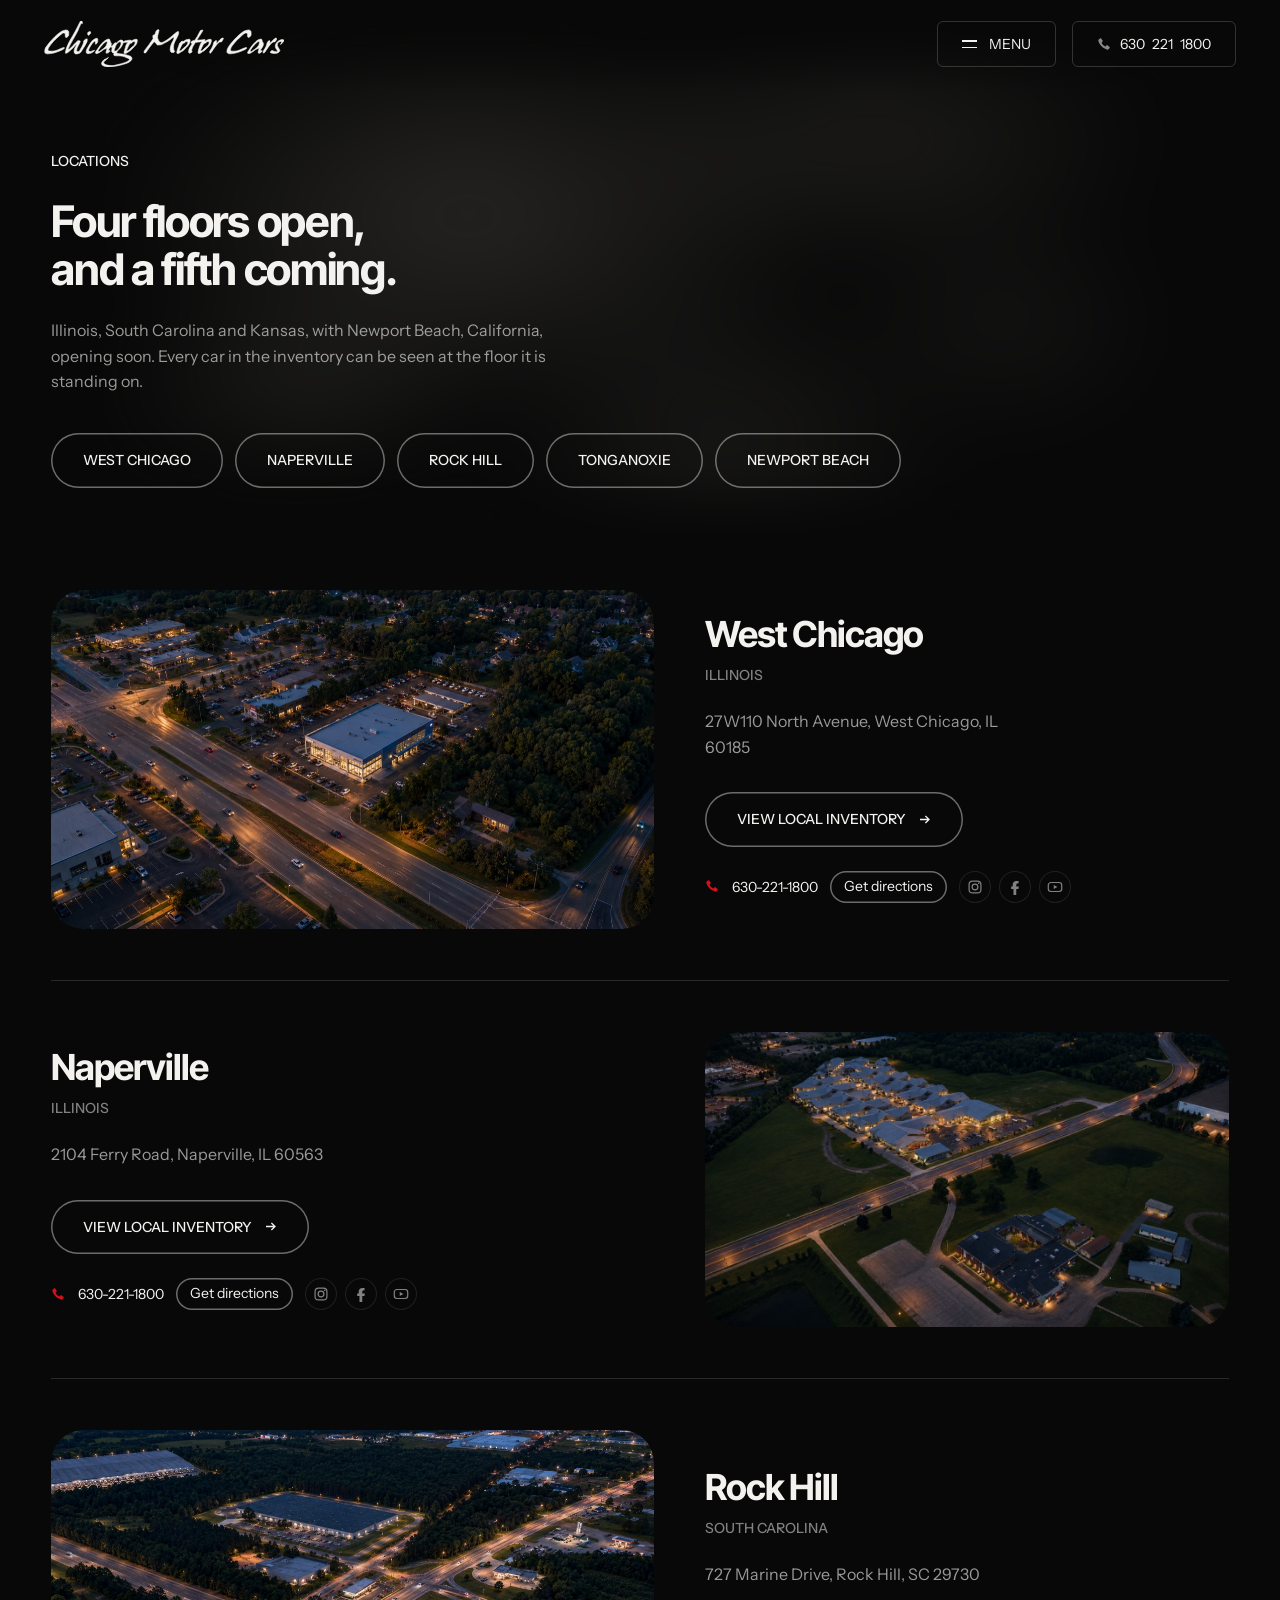
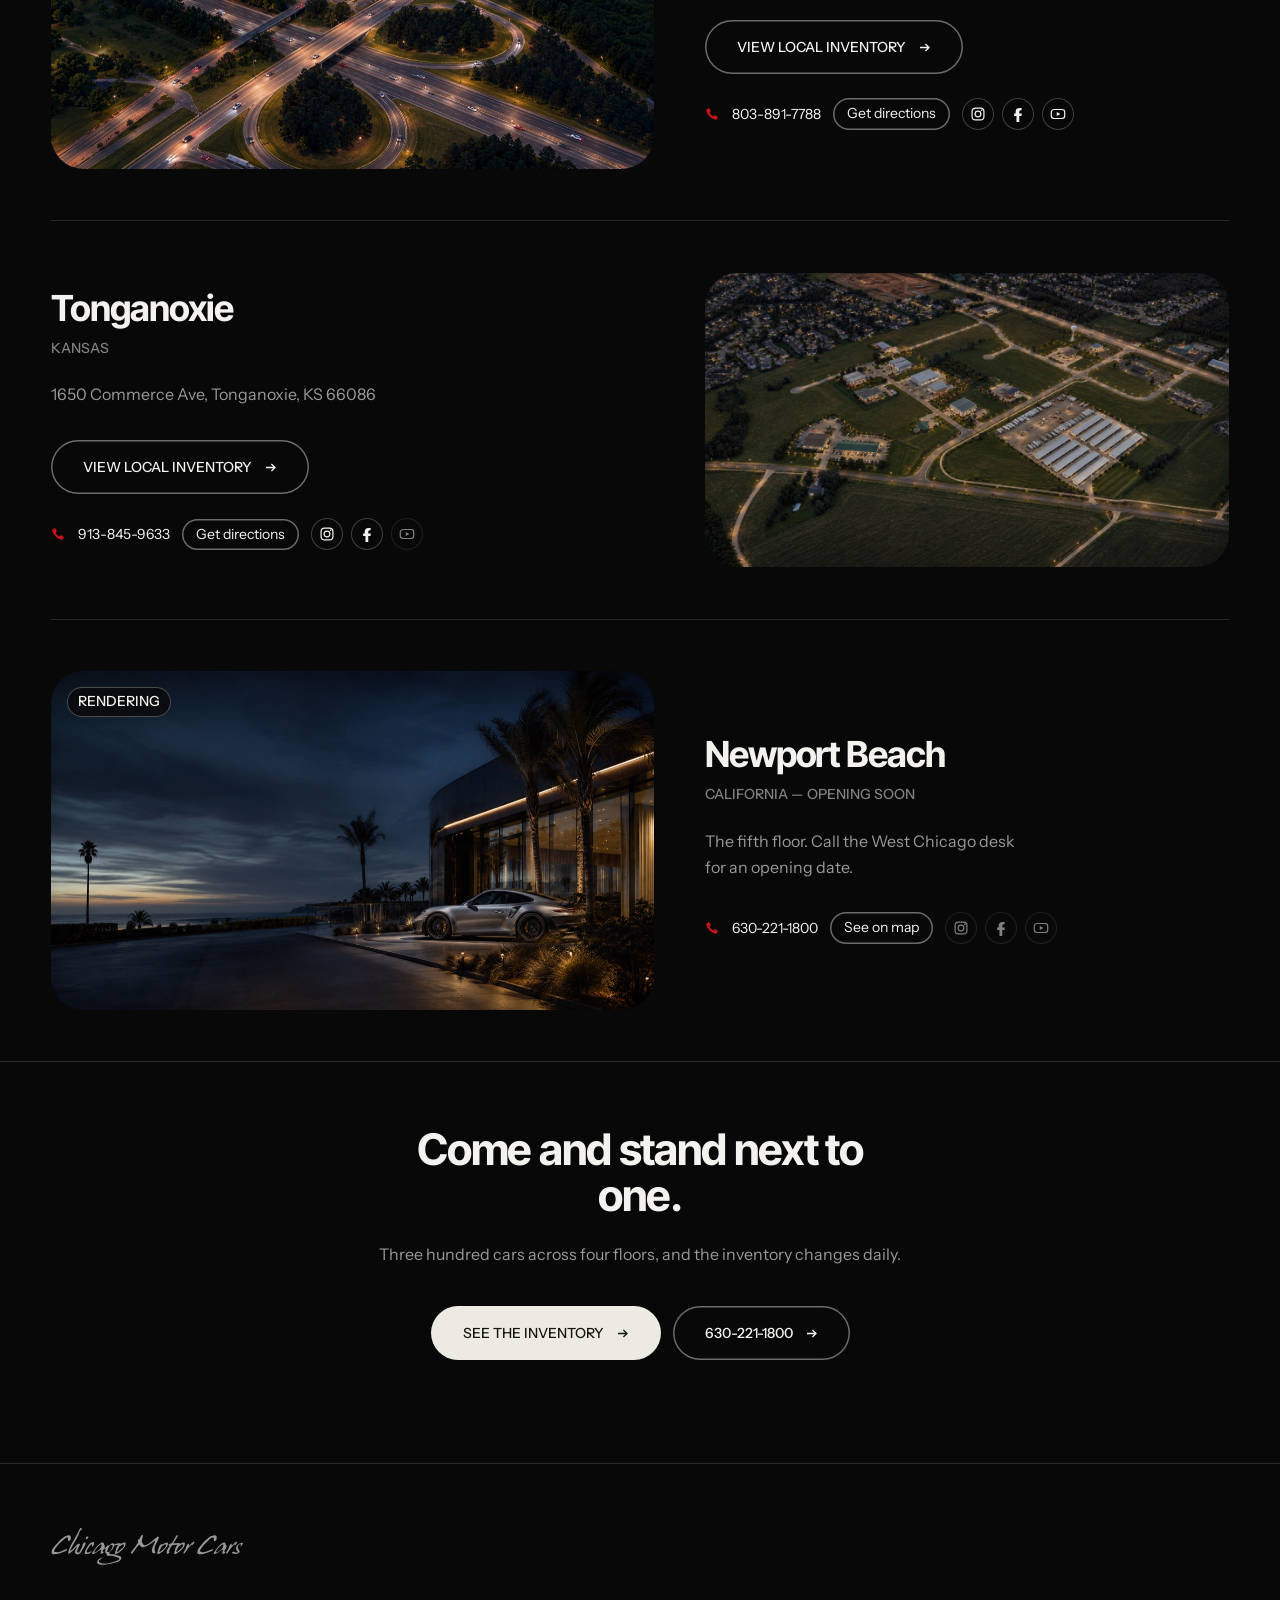
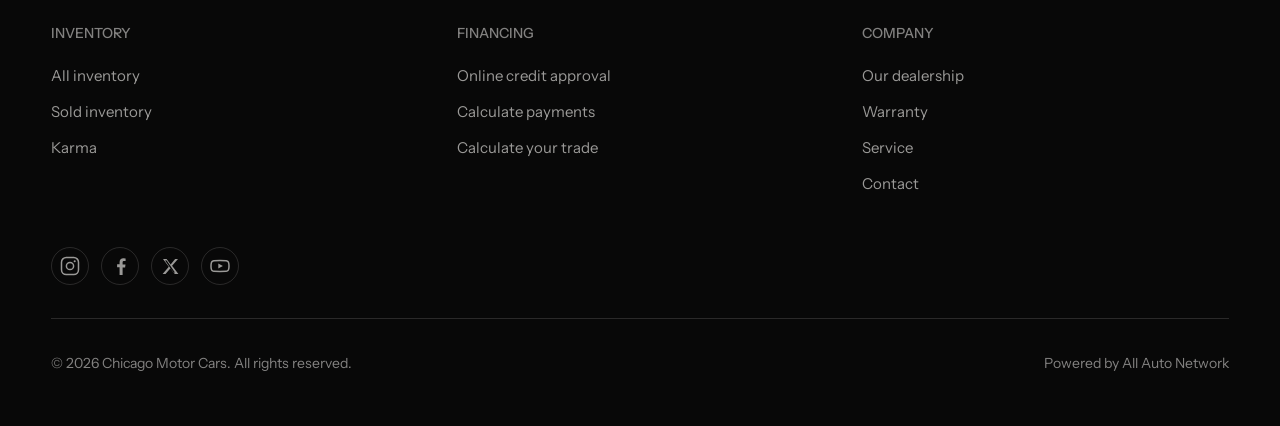
<file: locations.html>
<!DOCTYPE html>
<!-- ============================================================
     locations.html — THE SHOWROOM PAGE
     ============================================================
     GENERATED. Edit tools-build-locations.py, not this file.

     Head, masthead and footer are COPIED from index_3.html at build time
     rather than retyped, so the pages cannot drift apart. index_3 is the
     source because it is the approved variant.

     <body> carries `v2 is-locs`:
       .v2      so the approved deltas and the location controls apply
       .is-locs so locations.css cannot reach any other page

     WHAT THIS PAGE ADDS TO THE DESIGN SYSTEM: nothing you can click.
     The films use [data-film], the phone is .about__tel, directions are
     .loc__map, the marks are .loc__soc, the jump row and the close are
     .btn. locations.css holds four arrangements and one plate.

     TWO THINGS TO TAKE BACK TO CMC:
       1. OPENING HOURS. Not in this repository and not invented. This
          page has none until they send them, and it is the one fact a
          locations page owes that this one cannot yet pay.
       2. THE NEWPORT BEACH FRAME is a rendering and is now labelled as
          one. It was raised on 2026-08-17 and left undone; a page that
          gives it a block of its own could not leave it undone again.
          Replace it the day there is a building to film.
     ============================================================ -->
<html lang="en">
<head>
<meta charset="utf-8">
<meta name="robots" content="noindex, nofollow">
<meta name="viewport" content="width=device-width, initial-scale=1">
<title>Locations — Chicago Motor Cars</title>
<meta name="description" content="Chicago Motor Cars showrooms in West Chicago and Naperville, Illinois; Rock Hill, South Carolina; Tonganoxie, Kansas. Newport Beach, California, opening soon.">

<link rel="preconnect" href="https://fonts.googleapis.com">
<link rel="preconnect" href="https://fonts.gstatic.com" crossorigin>
<!-- Instrument Serif is gone: nothing is set in it any more, and a face
     nothing uses is a request nothing needs. See tokens.css. -->
<link href="https://fonts.googleapis.com/css2?family=Instrument+Sans:ital,wght@0,400..700;1,400..700&family=Inter+Tight:wght@500;600;700&display=swap" rel="stylesheet">

<!-- The frame is the whole page right now, so it is the LCP element and
     nothing should discover it late. -->
<link rel="preload" as="image" href="assets/img/locations/loc-west-chicago-1200.jpg" fetchpriority="high">

<!-- There was no icon at all, so every tab showed the browser's blank page
     glyph — the identity simply stopped existing at 16px. The script
     wordmark cannot go there (its hairlines are a quarter-pixel at header
     size, never mind a tab), so the tile is the CMC red carrying the "C"
     lifted out of the wordmark. Both elements are already the brand's. -->
<link rel="icon" href="assets/logos/favicon.svg" type="image/svg+xml">
<link rel="apple-touch-icon" href="assets/logos/favicon.svg">

<link rel="stylesheet" href="assets/css/tokens.css?v=50">
<link rel="stylesheet" href="assets/css/main.css?v=462">
<!-- Last, so it wins on equal specificity. index.html does not load
     it, which is what keeps the approved page out of reach. -->
<link rel="stylesheet" href="assets/css/v2.css?v=68">
<!-- index_3 only: the Featured stage carries real photography. -->
<link rel="stylesheet" href="assets/css/v3.css?v=38">
<!-- locations.html only. Last, so it wins on equal specificity. -->
<link rel="stylesheet" href="assets/css/locations.css?v=3">
</head>
<body class="v2 is-locs">

<span class="scroll-sentinel" aria-hidden="true"></span>

<!-- Navigation: eco.com's SHAPE, chicagomotorcars.com's TREE.

     The shape — wordmark alone far left, everything else in one frosted
     object top right, mono labels, a light pill closing the bar, and a
     panel that grows downward out of the bar.

     The tree is theirs, walked off the live <ul class="navbar-nav">
     rather than retyped from memory: six top-level items in their
     order, their labels, their hrefs, and their three levels. Nothing
     promoted, nothing folded, nothing renamed — Sell Us Your Car sits
     under Services because that is where they put it, and Warranty and
     Events stay top-level links with no children because that is what
     they are.

     Two things are NOT reproduced, both defects rather than structure:
     the same href printed twice in one menu (All Inventory / View All
     Inventory, and Boats on both levels), which is a duplicate link,
     not a choice. Each is kept once, in its first position.

     The eco rows carry a description line. These do not: their site
     has no such copy, and last pass I wrote it myself, which is how a
     nav ends up asserting things the business never said. Titles only,
     until there is real copy to put under them. -->
<!-- HREFS ARE THE LIVE SITE'S. The IA is the deliverable here, so the
     destinations are real and checkable rather than "#". -->
<!-- THE GLASS. A real refraction, not a frosted rectangle.

     feTurbulence makes a smooth low-frequency field and feDisplacementMap
     pushes the BACKDROP around by it, so whatever is behind the nav bends
     as it scrolls past. The type is content, not backdrop, so none of this
     touches the labels' legibility — only the picture under them moves.

     Verified in-browser before it was used: `backdrop-filter: url(#id)`
     parses in most engines and PAINTS in far fewer, so a striped probe was
     rendered and photographed first. It displaces in Chrome 151.

     baseFrequency is deliberately low. Higher and it stops reading as
     glass and starts reading as noise on a lens. -->
<svg width="0" height="0" style="position:absolute" aria-hidden="true" focusable="false">
  <filter id="nav-glass" x="-25%" y="-25%" width="150%" height="150%" color-interpolation-filters="sRGB">
    <feTurbulence type="fractalNoise" baseFrequency="0.006 0.011" numOctaves="2" seed="11" result="warp"/>
    <feGaussianBlur in="warp" stdDeviation="2.5" result="softWarp"/>
    <feDisplacementMap in="SourceGraphic" in2="softWarp" scale="16"
                       xChannelSelector="R" yChannelSelector="G"/>
  </filter>
</svg>

<header class="masthead">
  <div class="masthead__inner">

    <!-- One rail holding the whole navigation, wordmark included, with
         the call as a separate object beside it. That is the reference's
         structure, and it is also what makes the scrolled state calm:
         the rail keeps its box, so nothing slides when the contents
         change — see the crossfade in main.css. -->
    <div class="navbar">
      <a class="masthead__mark" href="index_3.html" aria-label="Chicago Motor Cars — home">
        <!-- The outlines are inline rather than <img src="cmc-wordmark.svg">
             because an <img> can be given neither of the two things this mark
             needed: colour it inherits, and a stroke. See main.css →
             .masthead__wm for the measurement behind both.

             They sit here rather than in a <symbol> + <use> sprite at the
             foot of the file simply because there is one consumer. A sprite
             buys reuse this page has no second use for, and it costs a layer
             of indirection between the header and the thing the header is.

             assets/logos/cmc-wordmark.svg stays the canonical source and
             holds the same 13 paths, with no stroke, so it is still the pure
             wordmark on its own. Regenerate from it; never retype. -->
        <svg class="masthead__wm" viewBox="0 0 1271 247" role="img" aria-hidden="true" focusable="false">
          <g id="cmc-wm">
          <path vector-effect="non-scaling-stroke" d="M342.645 95.7522C343.379 95.916 346.69 97.3987 347.583 97.7809C348.585 102.583 348.923 102.21 351.456 106.471C351.721 107.282 351.441 111.852 352.183 112.194C361.413 116.441 352.828 130.626 355.213 135.035C360.852 132.141 369.752 120.53 374.752 115.986C378.518 112.564 382.012 117.408 383.634 116.187C389.341 112.179 395.16 104.531 401.922 102.315C410.669 99.4497 415.646 99.7507 418.662 108.821C423.183 109.919 428.202 105.143 431.151 104.677C436.127 103.891 457.692 99.6465 460.808 102.439C460.465 103.904 460.217 104.717 460.257 106.245C461.201 106.485 486.311 91.4793 493.393 98.1843C493.975 99.7445 493.966 100.667 493.994 102.327C494.393 125.773 476.795 137.094 462.236 152.387C456.248 158.009 448.131 163.098 441.087 167.454C418.55 181.39 423.285 164.681 427.807 150.962C433.409 133.965 432.707 123.483 446.319 110.818C441.162 111.937 425.4 112.911 422.58 114.455C417.083 117.465 412.947 134.264 407.409 140.863C400.451 149.154 394.392 152.207 387.399 160.053C387.202 162.803 385.121 166.61 385.171 168.455C385.199 169.471 385.397 169.902 386.306 170.373C391.078 172.848 407.063 173.648 413.023 174.551C419.421 175.52 426.247 176.854 432.573 178.244C438.677 179.584 444.809 182.582 450.742 184.662C453.95 185.787 459.086 186.826 461.502 189.188C463.89 191.522 465.821 195.541 465.834 198.906C465.853 203.872 462.112 208.477 458.766 211.817C455.654 214.923 452.189 217.543 448.275 219.553C427.039 230.457 367.845 243.183 344.199 243.195C334.013 243.333 297.301 239.929 305.79 219.701C307.046 216.708 318.414 203.674 320.919 203.267C330.119 201.776 333.577 195.404 341.325 193.138C335.966 202.14 316.505 214.323 316.028 217.566C313.032 237.919 363.808 237.214 373.939 234.914C386.463 232.071 388.555 230.628 395.908 229.483C407.686 227.648 449.726 214.905 452.862 204.98C451.982 199.319 441.907 196.569 437.322 194.465C422.443 187.636 410.149 183.845 393.602 184.428C388.212 184.618 381.205 184.424 375.746 183.99C365.183 181.923 369.943 176.697 371.11 171.423C370.076 168.918 366.327 170.501 365.619 169.778C363.578 167.697 361.74 166.129 359.406 164.37C358.841 160.628 358.765 158.224 358.856 154.49C358.95 150.613 362.237 142.02 361.166 139.299C358.699 138.633 354.502 137.296 352.142 137.437C348.228 139.586 340.117 153.327 341.28 157.962C344.082 158.657 345.469 156.211 348.314 156.869C352.57 163.42 335.087 173.709 328.811 170.028C326.667 164.825 332.74 149.331 334.472 142.487C329.482 144.959 323.899 146.949 318.798 149.249C310.425 153.023 282.365 180.203 273.136 170.912C271.886 168.995 272.418 166.59 272.658 164.296C290.485 140.565 305.084 111.787 332.939 97.7927C334.968 96.7737 340.225 96.119 342.645 95.7522ZM293.29 161.943C295.32 159.223 298.941 158.239 301.981 155.943C321.396 141.278 331.066 137.384 335.388 112.79C333.313 108.493 332.967 108.737 328.097 109.323C317.83 113.119 285.391 150.496 286.311 160.82C288.302 162.725 290.603 162.149 293.29 161.943ZM380.329 159.191C396.458 155.723 422.181 107.22 399.465 110.449C384.204 115.813 379.544 131.601 374.514 145.258C373.396 148.292 370.823 155.161 371.858 158.28C373.335 159.573 374.596 159.689 376.543 159.562C377.808 159.47 379.07 159.347 380.329 159.191ZM465.072 116.107C457.824 118.322 453.959 118.496 450.355 126.465C447.879 131.938 436.593 154.237 436.394 158.216C438.669 159.658 444.057 157.219 446.587 156.355C457.147 147.706 463.046 138.866 475.825 131.244C480.143 121.379 483.088 120.115 482.755 109.328C478.712 109.178 474.795 108.965 470.752 109.279C467.972 111.57 467.073 113.127 465.072 116.107Z"/>
          <path vector-effect="non-scaling-stroke" d="M603.637 45.9087C605.277 45.7242 606.639 46.2817 608.21 46.7772C608.541 47.111 608.927 47.4981 609.365 47.9386C608.212 58.027 601.69 76.3342 601.123 85.6277C600.786 91.1449 607.905 105.14 609.686 109.029C621.054 115.096 618.155 117.412 632.545 110.942C652.418 102.023 668.091 87.6552 684.558 73.84C689.813 69.4281 705.387 54.27 711.623 55.8534C719.806 65.2192 697.619 99.7421 693.046 109.461C687.276 121.131 685.774 128.499 685.917 141.231C686.066 154.676 688.039 150.73 691.861 161.361L688.225 166.734C684.577 166.937 674.879 167.686 672.968 165.367C660.205 149.878 677.013 113.981 684.167 103.422C685.756 99.2791 690.781 88.4602 687.785 84.6925C673.415 92.9868 662.557 105.124 645.866 113.064C625.236 122.875 625.59 127.989 600.912 126.781C594.022 121.624 591.71 116.439 585.707 110.702C583.054 108.166 578.984 114.494 577.437 116.528C564.608 133.387 550.712 149.363 539.724 167.565C532.702 173.759 525.785 165.575 531.109 158.534C547.382 137.011 563.036 116.504 577.814 93.9072C577.141 83.6933 571.972 72.8247 587.086 72.4486C592.426 62.2788 590.398 49.7198 603.637 45.9087Z"/>
          <path vector-effect="non-scaling-stroke" d="M839.263 47.8657C840.2 47.6619 840.548 47.8207 841.46 48.0844C842.725 53.4018 813.856 93.4963 809.674 101.193C819.018 102.308 832.724 100.033 842.273 99.335C844.959 99.1388 850.432 98.2638 852.771 98.5946C853.937 101.651 850.196 104.173 851.331 106.969C856.065 106.942 871.775 92.7305 885.066 97.565C890.265 104.169 880.406 126.447 874.809 131.887C866.148 140.306 858.045 149.651 848.998 157.715C847.23 159.297 842.322 160.141 840.368 161.944C835.292 165.901 822.983 176.601 816.455 170.795C813.88 165.311 822.393 142.665 824.192 134.33C825.787 129.936 829.293 121.669 831.148 117.246C831.992 116.676 832.817 116.085 833.63 115.475C835.646 113.961 837.055 112.796 837.396 110.35C835.919 109.459 807.899 112.623 804.431 113.193C797.227 119.635 790.229 131.657 786.351 140.71C785.798 141.563 783.894 149.23 783.621 149.486C777.385 155.341 785.215 158.143 784.235 163.262C782.646 166.452 774.388 169.793 770.864 171.507C769.437 169.765 767.873 168.269 766.273 166.691C764.976 143.93 775.815 138.854 785.029 119.58C784.638 117.312 781.157 119.084 778.98 116.515C776.188 106.36 792.586 103.687 799.163 101.806C801.887 95.3774 808.284 88.6296 811.374 82.8002C816.877 72.4144 823.194 61.2674 828.492 50.8829C832.6 49.9619 835.274 49.2093 839.263 47.8657ZM856.891 116.207C853.155 117.309 849.47 118.259 846.039 120.118C842.8 125.572 828.256 153.676 828.548 158.532C830.794 159.519 836.558 157.016 838.922 156.114C845.083 150.862 850.86 144.45 857.288 139.356C867.128 131.549 876.286 122.945 874.878 109.275C871.018 109.168 866.824 108.954 863.008 109.309C860.669 111.179 858.752 113.841 856.891 116.207Z"/>
          <path vector-effect="non-scaling-stroke" d="M1081.06 47.2774C1086.16 47.2574 1087.87 48.322 1092.36 50.5011C1093.84 53.1122 1094.84 54.3995 1096.66 56.728C1096.78 62.8156 1096.85 68.9037 1096.87 74.9924C1092.11 81.4498 1085.84 93.6583 1078.26 83.689C1078 78.1228 1078.37 71.9515 1078.12 65.9192C1075.45 64.5359 1070.2 62.1094 1067.31 63.2457C1054.22 68.3719 1041.22 84.4957 1030.53 93.9084C1026.97 98.0454 1020.67 101.465 1017.5 105.822C1007.55 119.493 987.187 136.806 987.317 154.54C988.397 160.431 998.671 159.352 1002.13 159.887C1026.62 163.675 1046.71 145.879 1068.28 140.815L1070 140.357C1071.87 140.824 1072.36 140.925 1073.93 142.047L1074.14 143.516C1071 151.178 1050.26 157.217 1043.2 160.388C1023.82 169.096 1003.88 173.359 982.682 173.93C980.281 173.994 975.752 172.128 973.444 171.247C971.923 169.235 970.385 167.239 968.827 165.257C968.48 158.417 969.795 152.087 972.407 145.759C982.558 121.167 1036.04 66.7732 1059.12 53.7328C1065.72 49.9999 1074.01 50.2079 1081.06 47.2774Z"/>
          <path vector-effect="non-scaling-stroke" d="M115.096 47.3053C120.397 47.2448 121.913 48.2396 126.593 50.5256C127.914 52.9448 129.234 54.6446 130.868 56.8313C130.99 62.7268 130.894 68.9664 130.902 74.8919C127.804 79.4086 121.841 89.5884 115.534 87.2475C111.259 82.7773 112.451 72.2568 112.263 65.9086C106.446 62.8187 102.191 61.5238 96.4353 65.5704C85.0412 73.5824 75.6841 84.0048 65.3727 93.3108C60.746 97.4855 55.807 101.622 51.464 106.109C43.5428 116.513 31.753 127.96 25.6673 139.386C13.8971 161.486 26.2113 158.988 40.9632 159.853C63.9667 161.202 80.242 147.391 100.048 141.49C102.841 140.577 106.351 139.944 108.594 142.235C108.617 147.421 94.0391 153.974 89.3844 156.005C65.6079 166.377 42.3477 173.396 16.2236 174.134C15.1307 174.165 8.90197 171.583 7.51493 171.021C6.77479 169.738 4.84241 167.27 3.88791 165.978C3.01986 155.455 5.06218 152.156 7.40902 142.159C12.2995 137.171 20.4568 124.126 26.1799 117.138C45.3774 93.6961 67.8297 70.1604 93.611 53.8956C98.0243 51.1115 108.524 49.9436 115.096 47.3053Z"/>
          <path vector-effect="non-scaling-stroke" d="M1148.65 95.6486C1150.26 95.8174 1152.5 97.2143 1154.01 98.0317C1155.41 102.502 1155.76 106.314 1156.32 110.918C1158.28 113.191 1160.14 111.205 1161.15 114.789C1165.18 129.029 1156.8 137.543 1149.78 148.687C1148.58 150.589 1146.42 155.12 1147.07 157.433C1150.11 158.951 1151.92 156.008 1155.46 157.623C1155.43 157.865 1155.39 158.105 1155.34 158.344C1154.54 161.952 1149.56 166.754 1146.33 168.566C1125.69 180.132 1138.18 151.193 1140.56 142.503C1136.46 144.444 1118.73 151.009 1117.49 153.717C1115.69 156.147 1098.07 168.416 1094.93 169.618C1080.11 175.125 1072.36 173.216 1083.32 157.283C1094.91 140.446 1104.35 125.634 1119.64 111.729C1131.13 101.277 1132.95 98.5362 1148.65 95.6486ZM1098.66 161.923C1101.64 159.373 1103.32 158.907 1106.59 156.671C1117.37 149.244 1129.48 141.192 1136.69 130.008C1137.64 128.529 1139.06 122.406 1139.53 120.53C1140.48 116.829 1143.13 114.533 1141.27 110.907C1138.98 108.63 1137.24 108.874 1134.18 109.283C1124.11 112.886 1090.34 151.325 1092.19 161.238C1093.98 162.511 1096.39 162.182 1098.66 161.923Z"/>
          <path vector-effect="non-scaling-stroke" d="M765.205 97.0542C767.11 96.5267 770.914 96.4833 772.533 97.7543C773.253 98.7199 773.755 99.5931 773.811 100.814C775.065 127.345 750.885 140.761 736.416 158.177C724.733 162.215 721.686 168.918 711.803 172.155C710.016 172.376 707.428 172.878 705.679 172.28C705.064 172.071 704.382 171.607 704.09 171.031C700.479 163.968 715.209 126.87 718.355 117.435C722.654 114.779 723.982 113.173 726.687 109.111C732.253 107.287 734.127 107.155 739.984 107.496C748.838 101.258 753.832 98.1961 765.205 97.0542ZM744.339 116.52C738.799 117.766 738.811 117.722 733.835 120.101C730.181 125.872 716.22 152.847 716.189 158.388C717.945 159.261 720.123 158.362 722.046 157.714C723.442 157.241 724.826 156.756 726.21 156.26C731.229 151.449 736.336 146.734 741.535 142.118C751.928 132.867 763.89 125.212 761.954 109.232C758.225 109.16 753.752 108.957 750.11 109.352C747.727 110.979 745.971 114.071 744.339 116.52Z"/>
          <path vector-effect="non-scaling-stroke" d="M268.502 156.513C256.348 167.04 246.178 174.576 228.56 172.572C220.142 171.614 224.442 153.664 227.032 148.909C235.669 134.238 248.383 107.888 263.368 98.5102C286.097 84.286 287.298 95.0981 283.043 114.299C280.106 117.068 278.192 122.071 273.691 123.645C269.317 121.382 275.643 109.724 269.267 106.965C260.556 107.265 238.832 143.123 236.732 151.577C232.105 170.195 259.635 157.785 265.445 154.585C267.418 155.344 267.46 155.006 268.502 156.513Z"/>
          <path vector-effect="non-scaling-stroke" d="M943.643 90.5454C944.927 90.4777 949.761 90.8805 950.561 91.8077C948.594 99.0253 944.567 105.416 939.411 110.734C936.911 110.644 933.654 110.77 931.091 110.799C929.23 112.186 919.451 119.366 918.341 120.769C910.877 130.055 903.816 139.48 897.109 149.312C893.69 154.317 885.401 169.269 880.282 170.47C878.327 170.149 878.96 170.52 877.738 169.013C876.931 166.341 877.409 164.318 877.806 161.59C878.997 156.438 884.47 151.634 887.442 146.167C893.814 134.44 896.507 125.891 899.646 113.017C903.623 109.866 908.227 101.138 913.607 104.217C916.181 109.166 910.324 115.462 913.272 117.439C918.403 115.59 927.554 102.66 931.836 98.7932C934.888 96.034 939.97 93.4895 943.643 90.5454Z"/>
          <path vector-effect="non-scaling-stroke" d="M1227.4 90.5137C1228.91 90.497 1229.5 90.4305 1230.89 91.1331C1235.28 96.8172 1226.29 107.049 1222.33 110.842C1219.78 110.706 1216.71 110.77 1214.12 110.76C1211.67 112.796 1203.45 118.476 1201.43 120.852C1192.01 131.904 1182.82 145.605 1174.84 157.674C1171.79 162.307 1166.52 172.407 1161.25 169.544C1159.51 166.544 1160.79 162.854 1161.59 159.616C1166.83 150.751 1173.44 142.575 1177.23 132.728C1177.8 131.256 1179.13 128.958 1179.19 127.426C1179.46 120.573 1186.94 101.569 1195.77 104.058C1198.52 108.574 1195.24 112.083 1195.7 117.331C1200.03 117.39 1212.03 101.259 1216.25 97.9498C1220.39 94.7022 1222.86 93.222 1227.4 90.5137Z"/>
          <path vector-effect="non-scaling-stroke" d="M241.37 55.9161C241.545 55.9123 241.721 55.9143 241.898 55.922C244.062 56.0171 245.267 56.3558 246.582 57.7461C247.309 60.0686 247.01 62.697 246.885 65.1416C242.62 69.3989 242.689 72.4101 236.512 75.0743C234.548 75.4734 235.285 75.5385 233.462 74.9415C230.887 72.1314 231.273 66.8762 231.14 62.9651C234.481 58.099 235.875 57.1347 241.37 55.9161Z"/>
          <path vector-effect="non-scaling-stroke" d="M193.829 0H200.489C202.398 5.27974 205.353 8.78451 202.409 14.624C200.144 15.0994 200.916 13.3065 197.705 12.3146C195.853 13.3189 184.019 38.6235 183.363 41.5685C179.899 57.1183 124.821 142.828 128.425 151.281L129.664 151.514C133.274 150.566 150.415 134.968 152.932 131.302C160.47 120.327 169.648 114.216 178.537 104.866C181.304 104.843 189.427 104.396 191.54 105.876C194.697 114.862 151.641 167.962 186.117 161.864C193.554 147.209 205.034 130.834 209.356 114.825C209.872 112.917 209.757 107.739 209.722 105.594C213.159 102.649 216.528 99.6273 219.827 96.5311C222.464 96.2375 225.862 95.2651 228.492 94.601C228.712 98.5437 229.342 105.746 227.79 109.324C220.707 125.632 209.979 140.514 200.976 155.851C197.674 161.476 193.378 165.975 188.761 170.49C177.287 172.648 179.952 174.754 167.28 174.16C164.888 172.453 161.845 169.68 159.547 167.691C158.757 154.481 160.548 145.943 167.786 134.651C169.525 131.937 172.366 125.771 171.716 122.529C169.63 122.492 157.065 138.974 154.485 141.389C148.723 146.846 142.499 151.754 136.83 157.327C131.849 162.225 120.604 173.496 113.103 170.197C112.565 168.73 113.1 168.293 113.318 166.923C120.051 124.707 146.606 90.0272 166.236 53.1037C174.368 37.5873 182.069 21.8347 189.749 6.09131C190.625 4.29554 192.624 2.1927 193.829 0Z"/>
          <path vector-effect="non-scaling-stroke" d="M1206.85 155.785C1211.95 158.083 1232.46 165.79 1236.25 161.715C1236.79 159.29 1235.07 154.459 1233.46 152.722C1212.75 130.315 1234.81 103.58 1259.3 98.5536C1264.3 97.5259 1266.11 98.1483 1270.7 100.804V106.582C1266.61 109.614 1258.62 124.01 1252.88 124.512C1252.41 121.045 1259.42 115.146 1258.24 109.909C1252.56 105.73 1242.51 111.199 1238.44 115.774C1238.03 118.517 1235.2 128.101 1235.61 129.776C1237.14 135.932 1242.83 142.728 1245.58 148.59C1247.14 151.904 1248.08 154.604 1249.89 157.889C1243.63 165.045 1241.2 169.633 1231.01 171.249C1224.75 172.243 1198.51 173.251 1197.37 164.709C1198.67 162.665 1204.24 158.495 1206.85 155.785Z"/>
        </g>
          </svg>
      </a>

      <nav class="navbar__groups" aria-label="Primary">

        <div class="navmenu">
          <button class="navmenu__trigger" type="button" aria-expanded="false" aria-controls="nav-inventory">
            Inventory
            <svg class="navmenu__chev" width="9" height="6" viewBox="0 0 9 6" fill="none" aria-hidden="true"><path d="m1 1 3.5 3.5L8 1" stroke="currentColor" stroke-width="1.3"/></svg>
          </button>
          <!-- Their third level is "View Inventory", which is dropped as a
               heading: you are already inside Inventory, so it names the
               menu you are standing in. That is CMS structure showing
               through, not information. The twelve body types keep their
               own column; the siblings keep theirs. -->
          <div class="navmenu__panel navmenu__panel--mega" id="nav-inventory" hidden>
            <div class="navmenu__group navmenu__group--wide">
              <ul class="navmenu__list navmenu__list--2">
                <li><a href="srp.html">All Inventory</a></li>
                <li><a href="srp.html">Convertibles</a></li>
                <li><a href="srp.html">Coupes</a></li>
                <li><a href="srp.html">Hatchbacks</a></li>
                <li><a href="srp.html">Sedans</a></li>
                <li><a href="srp.html">SUVs</a></li>
                <li><a href="srp.html">Wagons</a></li>
                <li><a href="srp.html">Pickup Trucks</a></li>
                <li><a href="srp.html">Sprinter Van</a></li>
                <li><a href="srp.html">Motorcycles</a></li>
                <li><a href="index_3.html">Boats</a></li>
                <li><a href="srp.html">Sold Inventory</a></li>
              </ul>
            </div>
            <!-- The eight siblings, in their order, unlabelled — the site
                 gives them no heading and inventing one is how "Showrooms"
                 nearly ended up here as my copy rather than theirs. -->
            <div class="navmenu__group">
              <ul class="navmenu__list">
                <li><a href="srp.html">West Chicago</a></li>
                <li><a href="srp.html">Naperville</a></li>
                <li><a href="srp.html">South Carolina</a></li>
                <li><a href="srp.html">Kansas</a></li>
                <li><a href="srp.html">Karma</a></li>
                <li><a href="index_3.html">Schedule Test Drive</a></li>
              </ul>
            </div>
          </div>
        </div>

        <!-- LOCATIONS, after Inventory. Built from the same .navmenu
             primitive as Financing and Services — trigger, panel, list —
             so it inherits the open/close, the focus handling and the
             escape key without a line of new script.

             The four rows point at CMC's per-location INVENTORY pages,
             because those are the only per-location pages the site has:
             there is no West Chicago page with hours and directions on
             it. Worth building; not something to invent here. Contact us
             closes the list, since that is where an address question
             currently has to go. -->
        <div class="navmenu">
          <button class="navmenu__trigger" type="button" aria-expanded="false" aria-controls="nav-locations">
            Locations
            <svg class="navmenu__chev" width="9" height="6" viewBox="0 0 9 6" fill="none" aria-hidden="true"><path d="m1 1 3.5 3.5L8 1" stroke="currentColor" stroke-width="1.3"/></svg>
          </button>
          <div class="navmenu__panel" id="nav-locations" hidden>
            <div class="navmenu__group">
              <ul class="navmenu__list">
                <li><a href="locations.html">All locations</a></li>
                <li><a href="srp.html">West Chicago, IL</a></li>
                <li><a href="srp.html">Naperville, IL</a></li>
                <li><a href="srp.html">Rock Hill, SC</a></li>
                <li><a href="srp.html">Tonganoxie, KS</a></li>
                <!-- SIMULATED — see the Locations register. It points at
                     Contact Us because that is where a question about a
                     showroom that has not opened has to go. -->
                <li><a href="index_3.html">Newport Beach, CA <span class="navmenu__soon">Soon</span></a></li>
                <li><a href="index_3.html">Contact Us</a></li>
              </ul>
            </div>
          </div>
        </div>

        <div class="navmenu">
          <button class="navmenu__trigger" type="button" aria-expanded="false" aria-controls="nav-financing">
            Financing
            <svg class="navmenu__chev" width="9" height="6" viewBox="0 0 9 6" fill="none" aria-hidden="true"><path d="m1 1 3.5 3.5L8 1" stroke="currentColor" stroke-width="1.3"/></svg>
          </button>
          <div class="navmenu__panel" id="nav-financing" hidden>
            <div class="navmenu__group">
              <ul class="navmenu__list">
                <li><a href="financing.html">Online Credit Approval</a></li>
                <li><a href="financing.html">Trucks &amp; Equipment Online Credit Approval</a></li>
                <li><a href="financing.html">Calculate Your Trade</a></li>
                <li><a href="financing.html">Calculate Payments</a></li>
                <li><a href="financing.html">Purchase with BitPay</a></li>
              </ul>
            </div>
          </div>
        </div>

        <a class="navbar__link" href="index_3.html">Warranty</a>

        <div class="navmenu">
          <button class="navmenu__trigger" type="button" aria-expanded="false" aria-controls="nav-services">
            Services
            <svg class="navmenu__chev" width="9" height="6" viewBox="0 0 9 6" fill="none" aria-hidden="true"><path d="m1 1 3.5 3.5L8 1" stroke="currentColor" stroke-width="1.3"/></svg>
          </button>
          <div class="navmenu__panel" id="nav-services" hidden>
            <div class="navmenu__group">
              <ul class="navmenu__list">
                <li><a href="index_3.html">Our Services</a></li>
                <li><a href="index_3.html">Schedule Appointment</a></li>
                <li><a href="index_3.html">Sell Us Your Car</a></li>
              </ul>
            </div>
          </div>
        </div>

        <div class="navmenu">
          <button class="navmenu__trigger" type="button" aria-expanded="false" aria-controls="nav-about">
            About Us
            <svg class="navmenu__chev" width="9" height="6" viewBox="0 0 9 6" fill="none" aria-hidden="true"><path d="m1 1 3.5 3.5L8 1" stroke="currentColor" stroke-width="1.3"/></svg>
          </button>
          <div class="navmenu__panel" id="nav-about" hidden>
            <div class="navmenu__group">
              <ul class="navmenu__list">
                <li><a href="index_3.html">Review Us</a></li>
                <li><a href="index_3.html">Contact Us</a></li>
                <li><a href="our-dealership.html">Our Dealership</a></li>
                <li><a href="team.html">Our Team</a></li>
                <li><a href="videos.html">Our Videos</a></li>
                <li><a href="index_3.html">Testimonials</a></li>
              </ul>
            </div>
          </div>
        </div>

        <a class="navbar__link" href="events.html">Events</a>

      </nav>

      <!-- Also in their header, and easy to miss: a saved-vehicles counter.
           It stays, quiet, because a count nobody has filled yet should
           not outrank the call. -->
      <!-- Glyph + count while the rail is packed, full label everywhere
           else. This is where the bigger wordmark's width came from —
           main.css said so before it was needed: "the width has to come
           from the CONTENT — dropping My Garage to its glyph frees
           100px". The label is only ever visually hidden, never removed,
           so the control keeps its name for a screen reader. -->
      <a class="navbar__garage" href="index_3.html">
        <svg class="navbar__garage-icon" width="15" height="15" viewBox="0 0 15 15" fill="none" aria-hidden="true">
          <path d="M4 2.2h7a.8.8 0 0 1 .8.8v9.4L7.5 9.9l-4.3 2.5V3a.8.8 0 0 1 .8-.8Z" stroke="currentColor" stroke-width="1.3" stroke-linejoin="round"/>
        </svg>
        <span class="navbar__garage-label">My Garage</span>
        <span class="navbar__count">0</span>
      </a>

      <!-- Absolutely positioned at the rail's trailing edge so it can
           fade in exactly where the groups fade out, and take no space
           while it is invisible. -->
      <button class="menu-toggle" type="button"
              aria-expanded="false" aria-controls="site-menu">
        <span class="menu-toggle__bars" aria-hidden="true"><i></i><i></i></span>
        <span class="menu-toggle__label"></span>
      </button>
    </div>

    <!-- Outside the rail, and deliberately: on a $1.2M car the conversion
         is a call, so it is the one thing that is never inside a
         container that can collapse. It does not move on scroll. -->
    <a class="navbar__cta" href="tel:+16302211800">
        <svg class="navbar__cta-icon" width="15" height="15" viewBox="0 0 15 15" fill="none" aria-hidden="true">
          <path d="M4.2 1.6 5.9 4 4.6 5.7c.7 1.7 2 3 3.7 3.7L10 8.1l2.4 1.7c.4.3.5.8.2 1.2l-1 1.3c-.3.4-.8.5-1.2.4C5.9 11.6 2.4 8.1 1.3 3.6c-.1-.4 0-.9.4-1.2l1.3-1c.4-.3.9-.2 1.2.2Z" fill="currentColor"/>
        </svg>
      <span class="navbar__cta-text">630&#160;221&#160;1800</span>
      <span class="u-visually-hidden">Call Chicago Motor Cars</span>
    </a>
  </div>
</header>

<!-- READ POSITION, along the bottom edge of the screen.

     It started as a hairline under the masthead, doing two jobs at once
     — separating the bar and reporting position. Moved down here it is
     only doing the second, which is the honest arrangement: the bar no
     longer needs a rule under it now that the nav items carry their own
     ground, and a progress line reads better against the edge you are
     scrolling toward than the one you are scrolling away from.

     Outside <header> because it is no longer part of it. It appears only
     after the hero has gone, so it never lies across the claim's air.

     A persistent layer, and counted as one: 3px on the extreme edge,
     below the menu's z-index so an open panel covers it rather than
     having a red line float over a full-screen overlay. -->
<div class="readbar" aria-hidden="true"><i class="readbar__fill"></i></div>

<!-- Ships hidden; the toggle only becomes real once the script confirms
     it can open. Without JS the nav row above stays on the page, so no
     route is ever trapped behind a script. -->
<div class="menu" id="site-menu" hidden>
  <div class="menu__inner shell">
    <!-- Every group and every row the desktop bar has. Content parity is
         an invariant: neither a phone nor a scrolled desktop is offered
         a shorter site.

         It mirrors the bar exactly: four headed groups, then the two
         top-level entries that have no children, unheaded. A heading
         reading "Warranty" over a single link reading "Warranty" is the
         same defect as "View Inventory" inside Inventory — a label that
         names itself. -->
    <nav class="menu__nav" aria-label="Primary">
      <section class="menu__group menu__group--wide">
        <p class="micro menu__label">Inventory</p>
        <a href="srp.html">All Inventory</a>
        <a href="srp.html">Convertibles</a>
        <a href="srp.html">Coupes</a>
        <a href="srp.html">Hatchbacks</a>
        <a href="srp.html">Sedans</a>
        <a href="srp.html">SUVs</a>
        <a href="srp.html">Wagons</a>
        <a href="srp.html">Pickup Trucks</a>
        <a href="srp.html">Sprinter Van</a>
        <a href="srp.html">Motorcycles</a>
        <a href="index_3.html">Boats</a>
        <a href="srp.html">Sold Inventory</a>
        <a href="srp.html">West Chicago</a>
        <a href="srp.html">Naperville</a>
        <a href="srp.html">South Carolina</a>
        <a href="srp.html">Kansas</a>
        <a href="srp.html">Karma</a>
        <a href="index_3.html">Schedule Test Drive</a>
      </section>
      <section class="menu__group">
        <p class="micro menu__label">Locations</p>
        <a href="locations.html">All locations</a>
        <a href="srp.html">West Chicago, IL</a>
        <a href="srp.html">Naperville, IL</a>
        <a href="srp.html">Rock Hill, SC</a>
        <a href="srp.html">Tonganoxie, KS</a>
        <a href="index_3.html">Newport Beach, CA <span class="navmenu__soon">Soon</span></a>
        <a href="index_3.html">Contact Us</a>
      </section>

      <section class="menu__group">
        <p class="micro menu__label">Financing</p>
        <a href="financing.html">Online Credit Approval</a>
        <a href="financing.html">Trucks &amp; Equipment Online Credit Approval</a>
        <a href="financing.html">Calculate Your Trade</a>
        <a href="financing.html">Calculate Payments</a>
        <a href="financing.html">Purchase with BitPay</a>
      </section>
      <section class="menu__group">
        <p class="micro menu__label">Services</p>
        <a href="index_3.html">Our Services</a>
        <a href="index_3.html">Schedule Appointment</a>
        <a href="index_3.html">Sell Us Your Car</a>
      </section>
      <section class="menu__group">
        <p class="micro menu__label">About Us</p>
        <a href="index_3.html">Review Us</a>
        <a href="index_3.html">Contact Us</a>
        <a href="our-dealership.html">Our Dealership</a>
        <a href="team.html">Our Team</a>
        <a href="videos.html">Our Videos</a>
        <a href="index_3.html">Testimonials</a>
      </section>
      <!-- The bar's two childless top-level entries, plus My Garage.
           No heading: there is no category here to name. -->
      <section class="menu__group menu__group--plain">
        <a href="index_3.html">Warranty</a>
        <a href="events.html">Events</a>
        <a href="index_3.html">My Garage</a>
      </section>
    </nav>

    <!-- The two feature cards that used to sit here are GONE.

         They came from ballance.framer.website, where the panel surfaces
         content beside the routes, and the idea was sound. It cost 303px
         of a 1374px panel — a quarter of it — to show two cars the
         visitor did not ask for, in a control whose entire job is to get
         them somewhere. That is the device losing to the task: a menu
         that has to be scrolled to reach its own links has stopped being
         a menu. The cars belong on the page, not inside the way out of
         it.

         assets/img/stock/ keeps both frames for whoever wants them in a
         section. -->

    <div class="menu__foot">
      <p class="micro menu__label">Showrooms</p>
      <ul class="menu__places">
        <li>West Chicago, IL <span>630 221 1800</span></li>
        <li>Naperville, IL <span>630 221 1800</span></li>
        <li>Rock Hill, SC <span>803 891 7788</span></li>
        <li>Kansas City <span>913 845 9633</span></li>
        <li>Newport Beach, CA <span>Opening soon</span></li>
      </ul>
    </div>
  </div>
</div>


<main>

  <!-- ============================================================
       1 — THE HEAD, AND THE WAY PAST IT
       ============================================================
       srp.html's opening height, so the three inner pages start on one
       line under the fixed masthead. The bloom is the reviews chapter's
       own, the same rule at the same strength.

       The jump row is five outline pills, unmodified — a row of anchors
       is not a new control. It earns its place on length: five blocks is
       about 3,000px, and somebody who came for the Rock Hill number
       should not scroll through Illinois and Kansas to reach it. The
       masthead's Locations menu does not do this job; it points at
       inventory filtered by city, which is a different question.
       ============================================================ -->
  <section class="lo-head" data-reveal data-bloom="center">
    <div class="shell">
      <p class="micro ab-eyebrow">Locations</p>
      <h1 class="lo-title">
        <span class="ttl-line">Four floors open,</span>
        <span class="ttl-line">and a fifth coming.</span>
      </h1>
      <p class="lede">Illinois, South Carolina and Kansas, with Newport Beach, California,
        opening soon. Every car in the inventory can be seen at the floor it is standing on.</p>
      <nav class="lo-jump" aria-label="Jump to a showroom">
        <a class="btn btn--line" href="#west-chicago">West Chicago</a>
        <a class="btn btn--line" href="#naperville">Naperville</a>
        <a class="btn btn--line" href="#rock-hill">Rock Hill</a>
        <a class="btn btn--line" href="#tonganoxie">Tonganoxie</a>
        <a class="btn btn--line" href="#newport-beach">Newport Beach</a>
      </nav>
    </div>
  </section>

  <!-- ============================================================
       2 — THE FIVE
       ============================================================
       Film and facts side by side, alternating which side the film is
       on. NOT the homepage's hover accordion: that component shows one
       showroom at a time and hides four addresses behind a pointer,
       which is the wrong instrument for a page whose whole job is
       choosing between them. Alternating is this site's own fix for
       repetition — index_3's sell band flips for exactly this reason.

       THE FILMS ARE REAL AND THE PROVENANCE IS SETTLED FOR FOUR OF
       THEM. Alex supplied the aerials on 2026-08-17, each named by the
       address it was shot at, and every open showroom shows its own
       building. That was the section's oldest content risk and it is
       closed.

       THE FIFTH IS A RENDERING AND NOW SAYS SO. Newport Beach has not
       opened, so no photograph of its showroom can exist; the frame is
       synthetic and carries the gen- prefix. Four verified aerials and
       one render presented identically is precisely what GI3 forbids —
       the synthetic one inherits the credibility of the four beside it,
       and nobody has a reason to treat one block in a uniform sequence
       differently. Its own sidecar prescribes the fix in one word, in
       the caption's existing register, on that frame only, and this is
       it. The caption already said the LOCATION is opening soon; that is
       a claim about the business, not about the picture.

       WHAT IS MISSING AND IS NOT INVENTED: opening hours. They are
       nowhere in this repository and CMC has not supplied them. A
       plausible set of hours on a page a customer drives to is the kind
       of invention that gets someone standing in a car park, so there
       are none until CMC sends them.
       ============================================================ -->
  <section class="lo-rooms">
    <div class="shell">
      <article class="lo-room" id="west-chicago" data-reveal data-film="25%">
        <figure class="lo-room__film">
          <video class="lo-room__video"
                 poster="assets/img/locations/loc-west-chicago-1200.jpg"
                 muted loop playsinline
                 preload="none"
                 width="1280" height="720"
                 aria-label="The West Chicago showroom at dusk, seen from the air: a lit glass building on North Avenue with its lot behind it." tabindex="-1">
            <source data-src="assets/video/loc-west-chicago.mp4" type="video/mp4">
          </video>
        </figure>
        <div class="lo-room__body">
          <h2 class="lo-room__city"><span class="ttl-line">West Chicago</span><span class="micro lo-room__state">Illinois</span></h2>
          <p class="lo-room__addr">27W110 North Avenue, West Chicago, IL 60185</p>
          <div class="lo-room__go"><a class="btn btn--line" href="srp.html">View local inventory <svg class="btn__arrow" width="13" height="13" viewBox="0 0 13 13" fill="none" aria-hidden="true"><path d="M2 6.5h9M7.4 3 11 6.5 7.4 10" stroke="currentColor" stroke-width="1.3"/></svg></a></div>
          <div class="lo-room__acts">
            <a class="about__tel" href="tel:+16302211800"><span class="about__ico"><svg width="15" height="15" viewBox="0 0 15 15" aria-hidden="true"><path d="M4.2 1.6 5.9 4 4.6 5.7c.7 1.7 2 3 3.7 3.7L10 8.1l2.4 1.7c.4.3.5.8.2 1.2l-1 1.3c-.3.4-.8.5-1.2.4C5.9 11.6 2.4 8.1 1.3 3.6c-.1-.4 0-.9.4-1.2l1.3-1c.4-.3.9-.2 1.2.2Z" fill="currentColor"/></svg></span><span>630-221-1800</span></a>
            <a class="loc__map" href="https://www.google.com/maps/dir/?api=1&amp;destination=27W110+North+Avenue%2C+West+Chicago%2C+IL+60185" rel="noopener">Get directions</a>
            <span class="loc__social"><a class="loc__soc" href="https://www.instagram.com/chicagomotorcars/" target="_blank" rel="noopener" aria-label="West Chicago on Instagram" data-shared="true"><svg viewBox="0 0 20 20" aria-hidden="true"><rect x="2.6" y="2.6" width="14.8" height="14.8" rx="4.4" fill="none" stroke="currentColor" stroke-width="1.5"/><circle cx="10" cy="10" r="3.6" fill="none" stroke="currentColor" stroke-width="1.5"/><circle cx="14.6" cy="5.4" r="1" fill="currentColor"/></svg></a><a class="loc__soc" href="https://www.facebook.com/chicagomotorcars" target="_blank" rel="noopener" aria-label="West Chicago on Facebook" data-shared="true"><svg viewBox="0 0 20 20" aria-hidden="true"><path d="M12.6 6.7h1.9V3.9c-.33-.05-1.46-.15-2.77-.15-2.74 0-4.62 1.72-4.62 4.89v2.24H5.2v3.1h2.9v7.77h3.47v-7.77h2.78l.44-3.1h-3.22V8.95c0-.9.24-1.51 1.53-1.51Z" fill="currentColor" transform="translate(0 -1.4)"/></svg></a><a class="loc__soc" href="https://www.youtube.com/user/ChicagoMotorCars" target="_blank" rel="noopener" aria-label="West Chicago on YouTube" data-shared="true"><svg viewBox="0 0 20 20" aria-hidden="true"><rect x="1.6" y="4.4" width="16.8" height="11.2" rx="3.4" fill="none" stroke="currentColor" stroke-width="1.5"/><path d="M8.4 7.6 13 10l-4.6 2.4V7.6Z" fill="currentColor"/></svg></a></span>
          </div>
        </div>
      </article>
      <article class="lo-room" id="naperville" data-reveal data-film="25%">
        <figure class="lo-room__film">
          <video class="lo-room__video"
                 poster="assets/img/locations/loc-naperville-1200.jpg"
                 muted loop playsinline
                 preload="none"
                 width="1280" height="720"
                 aria-label="The Naperville showroom on Ferry Road, seen from the air." tabindex="-1">
            <source data-src="assets/video/loc-naperville.mp4" type="video/mp4">
          </video>
        </figure>
        <div class="lo-room__body">
          <h2 class="lo-room__city"><span class="ttl-line">Naperville</span><span class="micro lo-room__state">Illinois</span></h2>
          <p class="lo-room__addr">2104 Ferry Road, Naperville, IL 60563</p>
          <div class="lo-room__go"><a class="btn btn--line" href="srp.html">View local inventory <svg class="btn__arrow" width="13" height="13" viewBox="0 0 13 13" fill="none" aria-hidden="true"><path d="M2 6.5h9M7.4 3 11 6.5 7.4 10" stroke="currentColor" stroke-width="1.3"/></svg></a></div>
          <div class="lo-room__acts">
            <a class="about__tel" href="tel:+16302211800"><span class="about__ico"><svg width="15" height="15" viewBox="0 0 15 15" aria-hidden="true"><path d="M4.2 1.6 5.9 4 4.6 5.7c.7 1.7 2 3 3.7 3.7L10 8.1l2.4 1.7c.4.3.5.8.2 1.2l-1 1.3c-.3.4-.8.5-1.2.4C5.9 11.6 2.4 8.1 1.3 3.6c-.1-.4 0-.9.4-1.2l1.3-1c.4-.3.9-.2 1.2.2Z" fill="currentColor"/></svg></span><span>630-221-1800</span></a>
            <a class="loc__map" href="https://www.google.com/maps/dir/?api=1&amp;destination=2104+Ferry+Road%2C+Naperville%2C+IL+60563" rel="noopener">Get directions</a>
            <span class="loc__social"><a class="loc__soc" href="https://www.instagram.com/chicagomotorcars/" target="_blank" rel="noopener" aria-label="Naperville on Instagram" data-shared="true"><svg viewBox="0 0 20 20" aria-hidden="true"><rect x="2.6" y="2.6" width="14.8" height="14.8" rx="4.4" fill="none" stroke="currentColor" stroke-width="1.5"/><circle cx="10" cy="10" r="3.6" fill="none" stroke="currentColor" stroke-width="1.5"/><circle cx="14.6" cy="5.4" r="1" fill="currentColor"/></svg></a><a class="loc__soc" href="https://www.facebook.com/chicagomotorcars" target="_blank" rel="noopener" aria-label="Naperville on Facebook" data-shared="true"><svg viewBox="0 0 20 20" aria-hidden="true"><path d="M12.6 6.7h1.9V3.9c-.33-.05-1.46-.15-2.77-.15-2.74 0-4.62 1.72-4.62 4.89v2.24H5.2v3.1h2.9v7.77h3.47v-7.77h2.78l.44-3.1h-3.22V8.95c0-.9.24-1.51 1.53-1.51Z" fill="currentColor" transform="translate(0 -1.4)"/></svg></a><a class="loc__soc" href="https://www.youtube.com/user/ChicagoMotorCars" target="_blank" rel="noopener" aria-label="Naperville on YouTube" data-shared="true"><svg viewBox="0 0 20 20" aria-hidden="true"><rect x="1.6" y="4.4" width="16.8" height="11.2" rx="3.4" fill="none" stroke="currentColor" stroke-width="1.5"/><path d="M8.4 7.6 13 10l-4.6 2.4V7.6Z" fill="currentColor"/></svg></a></span>
          </div>
        </div>
      </article>
      <article class="lo-room" id="rock-hill" data-reveal data-film="25%">
        <figure class="lo-room__film">
          <video class="lo-room__video"
                 poster="assets/img/locations/loc-rock-hill-1200.jpg"
                 muted loop playsinline
                 preload="none"
                 width="1280" height="720"
                 aria-label="The Rock Hill showroom on Marine Drive, seen from the air." tabindex="-1">
            <source data-src="assets/video/loc-rock-hill.mp4" type="video/mp4">
          </video>
        </figure>
        <div class="lo-room__body">
          <h2 class="lo-room__city"><span class="ttl-line">Rock Hill</span><span class="micro lo-room__state">South Carolina</span></h2>
          <p class="lo-room__addr">727 Marine Drive, Rock Hill, SC 29730</p>
          <div class="lo-room__go"><a class="btn btn--line" href="srp.html">View local inventory <svg class="btn__arrow" width="13" height="13" viewBox="0 0 13 13" fill="none" aria-hidden="true"><path d="M2 6.5h9M7.4 3 11 6.5 7.4 10" stroke="currentColor" stroke-width="1.3"/></svg></a></div>
          <div class="lo-room__acts">
            <a class="about__tel" href="tel:+18038917788"><span class="about__ico"><svg width="15" height="15" viewBox="0 0 15 15" aria-hidden="true"><path d="M4.2 1.6 5.9 4 4.6 5.7c.7 1.7 2 3 3.7 3.7L10 8.1l2.4 1.7c.4.3.5.8.2 1.2l-1 1.3c-.3.4-.8.5-1.2.4C5.9 11.6 2.4 8.1 1.3 3.6c-.1-.4 0-.9.4-1.2l1.3-1c.4-.3.9-.2 1.2.2Z" fill="currentColor"/></svg></span><span>803-891-7788</span></a>
            <a class="loc__map" href="https://www.google.com/maps/dir/?api=1&amp;destination=727+Marine+Drive%2C+Rock+Hill%2C+SC+29730" rel="noopener">Get directions</a>
            <span class="loc__social"><a class="loc__soc is-own" href="https://www.instagram.com/chicagomotorcarssc/" target="_blank" rel="noopener" aria-label="Rock Hill on Instagram"><svg viewBox="0 0 20 20" aria-hidden="true"><rect x="2.6" y="2.6" width="14.8" height="14.8" rx="4.4" fill="none" stroke="currentColor" stroke-width="1.5"/><circle cx="10" cy="10" r="3.6" fill="none" stroke="currentColor" stroke-width="1.5"/><circle cx="14.6" cy="5.4" r="1" fill="currentColor"/></svg></a><a class="loc__soc is-own" href="https://www.facebook.com/chicagomotorcarssc" target="_blank" rel="noopener" aria-label="Rock Hill on Facebook"><svg viewBox="0 0 20 20" aria-hidden="true"><path d="M12.6 6.7h1.9V3.9c-.33-.05-1.46-.15-2.77-.15-2.74 0-4.62 1.72-4.62 4.89v2.24H5.2v3.1h2.9v7.77h3.47v-7.77h2.78l.44-3.1h-3.22V8.95c0-.9.24-1.51 1.53-1.51Z" fill="currentColor" transform="translate(0 -1.4)"/></svg></a><a class="loc__soc is-own" href="https://www.youtube.com/@chicagomotorcarssc" target="_blank" rel="noopener" aria-label="Rock Hill on YouTube"><svg viewBox="0 0 20 20" aria-hidden="true"><rect x="1.6" y="4.4" width="16.8" height="11.2" rx="3.4" fill="none" stroke="currentColor" stroke-width="1.5"/><path d="M8.4 7.6 13 10l-4.6 2.4V7.6Z" fill="currentColor"/></svg></a></span>
          </div>
        </div>
      </article>
      <article class="lo-room" id="tonganoxie" data-reveal data-film="25%">
        <figure class="lo-room__film">
          <video class="lo-room__video"
                 poster="assets/img/locations/loc-tonganoxie-1200.jpg"
                 muted loop playsinline
                 preload="none"
                 width="1280" height="720"
                 aria-label="The Tonganoxie showroom on Commerce Avenue, seen from the air." tabindex="-1">
            <source data-src="assets/video/loc-tonganoxie.mp4" type="video/mp4">
          </video>
        </figure>
        <div class="lo-room__body">
          <h2 class="lo-room__city"><span class="ttl-line">Tonganoxie</span><span class="micro lo-room__state">Kansas</span></h2>
          <p class="lo-room__addr">1650 Commerce Ave, Tonganoxie, KS 66086</p>
          <div class="lo-room__go"><a class="btn btn--line" href="srp.html">View local inventory <svg class="btn__arrow" width="13" height="13" viewBox="0 0 13 13" fill="none" aria-hidden="true"><path d="M2 6.5h9M7.4 3 11 6.5 7.4 10" stroke="currentColor" stroke-width="1.3"/></svg></a></div>
          <div class="lo-room__acts">
            <a class="about__tel" href="tel:+19138459633"><span class="about__ico"><svg width="15" height="15" viewBox="0 0 15 15" aria-hidden="true"><path d="M4.2 1.6 5.9 4 4.6 5.7c.7 1.7 2 3 3.7 3.7L10 8.1l2.4 1.7c.4.3.5.8.2 1.2l-1 1.3c-.3.4-.8.5-1.2.4C5.9 11.6 2.4 8.1 1.3 3.6c-.1-.4 0-.9.4-1.2l1.3-1c.4-.3.9-.2 1.2.2Z" fill="currentColor"/></svg></span><span>913-845-9633</span></a>
            <a class="loc__map" href="https://www.google.com/maps/dir/?api=1&amp;destination=1650+Commerce+Ave%2C+Tonganoxie%2C+KS+66086" rel="noopener">Get directions</a>
            <span class="loc__social"><a class="loc__soc is-own" href="https://www.instagram.com/chicagomotorcarskc/" target="_blank" rel="noopener" aria-label="Tonganoxie on Instagram"><svg viewBox="0 0 20 20" aria-hidden="true"><rect x="2.6" y="2.6" width="14.8" height="14.8" rx="4.4" fill="none" stroke="currentColor" stroke-width="1.5"/><circle cx="10" cy="10" r="3.6" fill="none" stroke="currentColor" stroke-width="1.5"/><circle cx="14.6" cy="5.4" r="1" fill="currentColor"/></svg></a><a class="loc__soc is-own" href="https://www.facebook.com/chicagomotorcarskc" target="_blank" rel="noopener" aria-label="Tonganoxie on Facebook"><svg viewBox="0 0 20 20" aria-hidden="true"><path d="M12.6 6.7h1.9V3.9c-.33-.05-1.46-.15-2.77-.15-2.74 0-4.62 1.72-4.62 4.89v2.24H5.2v3.1h2.9v7.77h3.47v-7.77h2.78l.44-3.1h-3.22V8.95c0-.9.24-1.51 1.53-1.51Z" fill="currentColor" transform="translate(0 -1.4)"/></svg></a><a class="loc__soc" href="https://www.youtube.com/user/ChicagoMotorCars" target="_blank" rel="noopener" aria-label="Tonganoxie on YouTube" data-shared="true"><svg viewBox="0 0 20 20" aria-hidden="true"><rect x="1.6" y="4.4" width="16.8" height="11.2" rx="3.4" fill="none" stroke="currentColor" stroke-width="1.5"/><path d="M8.4 7.6 13 10l-4.6 2.4V7.6Z" fill="currentColor"/></svg></a></span>
          </div>
        </div>
      </article>
      <article class="lo-room" id="newport-beach" data-reveal data-film="25%">
        <figure class="lo-room__film">
          <video class="lo-room__video"
                 poster="assets/img/locations/gen-loc-newport-beach-1200.jpg"
                 muted loop playsinline
                 preload="none"
                 width="1280" height="720"
                 aria-label="A rendering of the planned Newport Beach showroom: a curved glass facade lit from a cove, with a car standing at the entrance." tabindex="-1">
            <source data-src="assets/video/gen-loc-newport-beach.mp4" type="video/mp4">
          </video>
          <span class="micro lo-room__plate">Rendering</span>
        </figure>
        <div class="lo-room__body">
          <h2 class="lo-room__city"><span class="ttl-line">Newport Beach</span><span class="micro lo-room__state">California — opening soon</span></h2>
          <p class="lo-room__addr">The fifth floor. Call the West Chicago desk for an opening date.</p>
          <div class="lo-room__acts">
            <a class="about__tel" href="tel:+16302211800"><span class="about__ico"><svg width="15" height="15" viewBox="0 0 15 15" aria-hidden="true"><path d="M4.2 1.6 5.9 4 4.6 5.7c.7 1.7 2 3 3.7 3.7L10 8.1l2.4 1.7c.4.3.5.8.2 1.2l-1 1.3c-.3.4-.8.5-1.2.4C5.9 11.6 2.4 8.1 1.3 3.6c-.1-.4 0-.9.4-1.2l1.3-1c.4-.3.9-.2 1.2.2Z" fill="currentColor"/></svg></span><span>630-221-1800</span></a>
            <a class="loc__map" href="https://www.google.com/maps/search/?api=1&amp;query=Newport+Beach%2C+CA" rel="noopener">See on map</a>
            <span class="loc__social"><a class="loc__soc" href="https://www.instagram.com/chicagomotorcars/" target="_blank" rel="noopener" aria-label="Newport Beach on Instagram" data-shared="true"><svg viewBox="0 0 20 20" aria-hidden="true"><rect x="2.6" y="2.6" width="14.8" height="14.8" rx="4.4" fill="none" stroke="currentColor" stroke-width="1.5"/><circle cx="10" cy="10" r="3.6" fill="none" stroke="currentColor" stroke-width="1.5"/><circle cx="14.6" cy="5.4" r="1" fill="currentColor"/></svg></a><a class="loc__soc" href="https://www.facebook.com/chicagomotorcars" target="_blank" rel="noopener" aria-label="Newport Beach on Facebook" data-shared="true"><svg viewBox="0 0 20 20" aria-hidden="true"><path d="M12.6 6.7h1.9V3.9c-.33-.05-1.46-.15-2.77-.15-2.74 0-4.62 1.72-4.62 4.89v2.24H5.2v3.1h2.9v7.77h3.47v-7.77h2.78l.44-3.1h-3.22V8.95c0-.9.24-1.51 1.53-1.51Z" fill="currentColor" transform="translate(0 -1.4)"/></svg></a><a class="loc__soc" href="https://www.youtube.com/user/ChicagoMotorCars" target="_blank" rel="noopener" aria-label="Newport Beach on YouTube" data-shared="true"><svg viewBox="0 0 20 20" aria-hidden="true"><rect x="1.6" y="4.4" width="16.8" height="11.2" rx="3.4" fill="none" stroke="currentColor" stroke-width="1.5"/><path d="M8.4 7.6 13 10l-4.6 2.4V7.6Z" fill="currentColor"/></svg></a></span>
          </div>
        </div>
      </article>
    </div>
  </section>

  <!-- ============================================================
       3 — THE WAY OUT
       ============================================================
       Centred, the only centred mass on the page, which is what marks it
       as an ending rather than a sixth block.
       ============================================================ -->
  <section class="lo-cta" data-reveal>
    <div class="shell">
      <h2 class="lo-cta__h"><span class="ttl-line">Come and stand next to one.</span></h2>
      <p class="lede">Three hundred cars across four floors, and the inventory changes daily.</p>
      <div class="lo-cta__acts">
        <a class="btn btn--fill" href="srp.html">See the inventory <svg class="btn__arrow" width="13" height="13" viewBox="0 0 13 13" fill="none" aria-hidden="true"><path d="M2 6.5h9M7.4 3 11 6.5 7.4 10" stroke="currentColor" stroke-width="1.3"/></svg></a>
        <a class="btn btn--line" href="tel:+16302211800">630-221-1800 <svg class="btn__arrow" width="13" height="13" viewBox="0 0 13 13" fill="none" aria-hidden="true"><path d="M2 6.5h9M7.4 3 11 6.5 7.4 10" stroke="currentColor" stroke-width="1.3"/></svg></a>
      </div>
    </div>
  </section>

</main>

<footer class="foot">
    <div class="shell foot__inner">
      <a class="foot__mark" href="/" aria-label="Chicago Motor Cars — home">
        <!-- The same outlines as the masthead, by reference. An <img> of
             cmc-wordmark.svg cannot inherit colour, so on this ground it
             rendered black on near-black — invisible. -->
        <svg class="foot__wm" viewBox="0 0 1271 247" role="img" aria-hidden="true" focusable="false"><use href="#cmc-wm"/></svg>
      </a>

      <nav class="foot__nav" aria-label="Footer">
        <div class="foot__col">
          <p class="micro foot__h">Inventory</p>
          <a href="srp.html">All inventory</a>
          <a href="srp.html">Sold inventory</a>
          <a href="index_3.html">Karma</a>
        </div>
        <div class="foot__col">
          <p class="micro foot__h">Financing</p>
          <a href="financing.html">Online credit approval</a>
          <a href="financing.html">Calculate payments</a>
          <a href="financing.html">Calculate your trade</a>
        </div>
        <div class="foot__col">
          <p class="micro foot__h">Company</p>
          <a href="our-dealership.html">Our dealership</a>
          <a href="index_3.html">Warranty</a>
          <a href="index_3.html">Service</a>
          <a href="index_3.html">Contact</a>
        </div>
      </nav>

      <div class="foot__socials">
          <a class="soc" href="https://www.instagram.com/chicagomotorcars/" rel="noopener" aria-label="Instagram"><svg width="20" height="20" viewBox="0 0 20 20" aria-hidden="true"><path d="M6.2 1.5h7.6a4.7 4.7 0 0 1 4.7 4.7v7.6a4.7 4.7 0 0 1-4.7 4.7H6.2a4.7 4.7 0 0 1-4.7-4.7V6.2a4.7 4.7 0 0 1 4.7-4.7Z" fill="none" stroke="currentColor" stroke-width="1.5"/><circle cx="10" cy="10" r="3.6" fill="none" stroke="currentColor" stroke-width="1.5"/><circle cx="14.7" cy="5.3" r="1.05" fill="currentColor"/></svg></a>
          <a class="soc" href="https://www.facebook.com/chicagomotorcars" rel="noopener" aria-label="Facebook"><svg width="20" height="20" viewBox="0 0 20 20" aria-hidden="true"><path d="M12.6 19v-7.6h2.5l.4-3h-2.9V6.5c0-.85.24-1.43 1.46-1.43H15.6V2.4A19.6 19.6 0 0 0 13.34 2.3c-2.23 0-3.76 1.36-3.76 3.87v2.16H7.1v3h2.48V19Z" fill="currentColor"/></svg></a>
          <a class="soc" href="https://twitter.com/chgomotorcars" rel="noopener" aria-label="X"><svg width="20" height="20" viewBox="0 0 20 20" aria-hidden="true"><path d="M3 3h3.6l4.03 5.4L15.1 3H18l-5.9 6.85L18.4 18h-3.6l-4.3-5.76L5.5 18H2.6l6.2-7.2Zm2.06 1.55 8.3 11.9h1.6l-8.3-11.9Z" fill="currentColor"/></svg></a>
          <a class="soc" href="https://www.youtube.com/user/ChicagoMotorCars" rel="noopener" aria-label="YouTube"><svg width="20" height="20" viewBox="0 0 20 20" aria-hidden="true"><path d="M18.6 6.6a2.3 2.3 0 0 0-1.6-1.63C15.55 4.6 10 4.6 10 4.6s-5.55 0-7 .37A2.3 2.3 0 0 0 1.4 6.6C1 8.05 1 10 1 10s0 1.95.4 3.4a2.3 2.3 0 0 0 1.6 1.63c1.45.37 7 .37 7 .37s5.55 0 7-.37a2.3 2.3 0 0 0 1.6-1.63C19 11.95 19 10 19 10s0-1.95-.4-3.4Z" fill="none" stroke="currentColor" stroke-width="1.5"/><path d="M8.3 12.6 12.9 10 8.3 7.4Z" fill="currentColor"/></svg></a>
      </div>

      <div class="foot__base">
        <p class="foot__legal">© 2026 Chicago Motor Cars. All rights reserved.</p>
        <p class="foot__by">Powered by All Auto Network</p>
      </div>
    </div>
  </footer>

<script src="assets/js/main.js?v=65" defer></script>
</body>
</html>
</file>
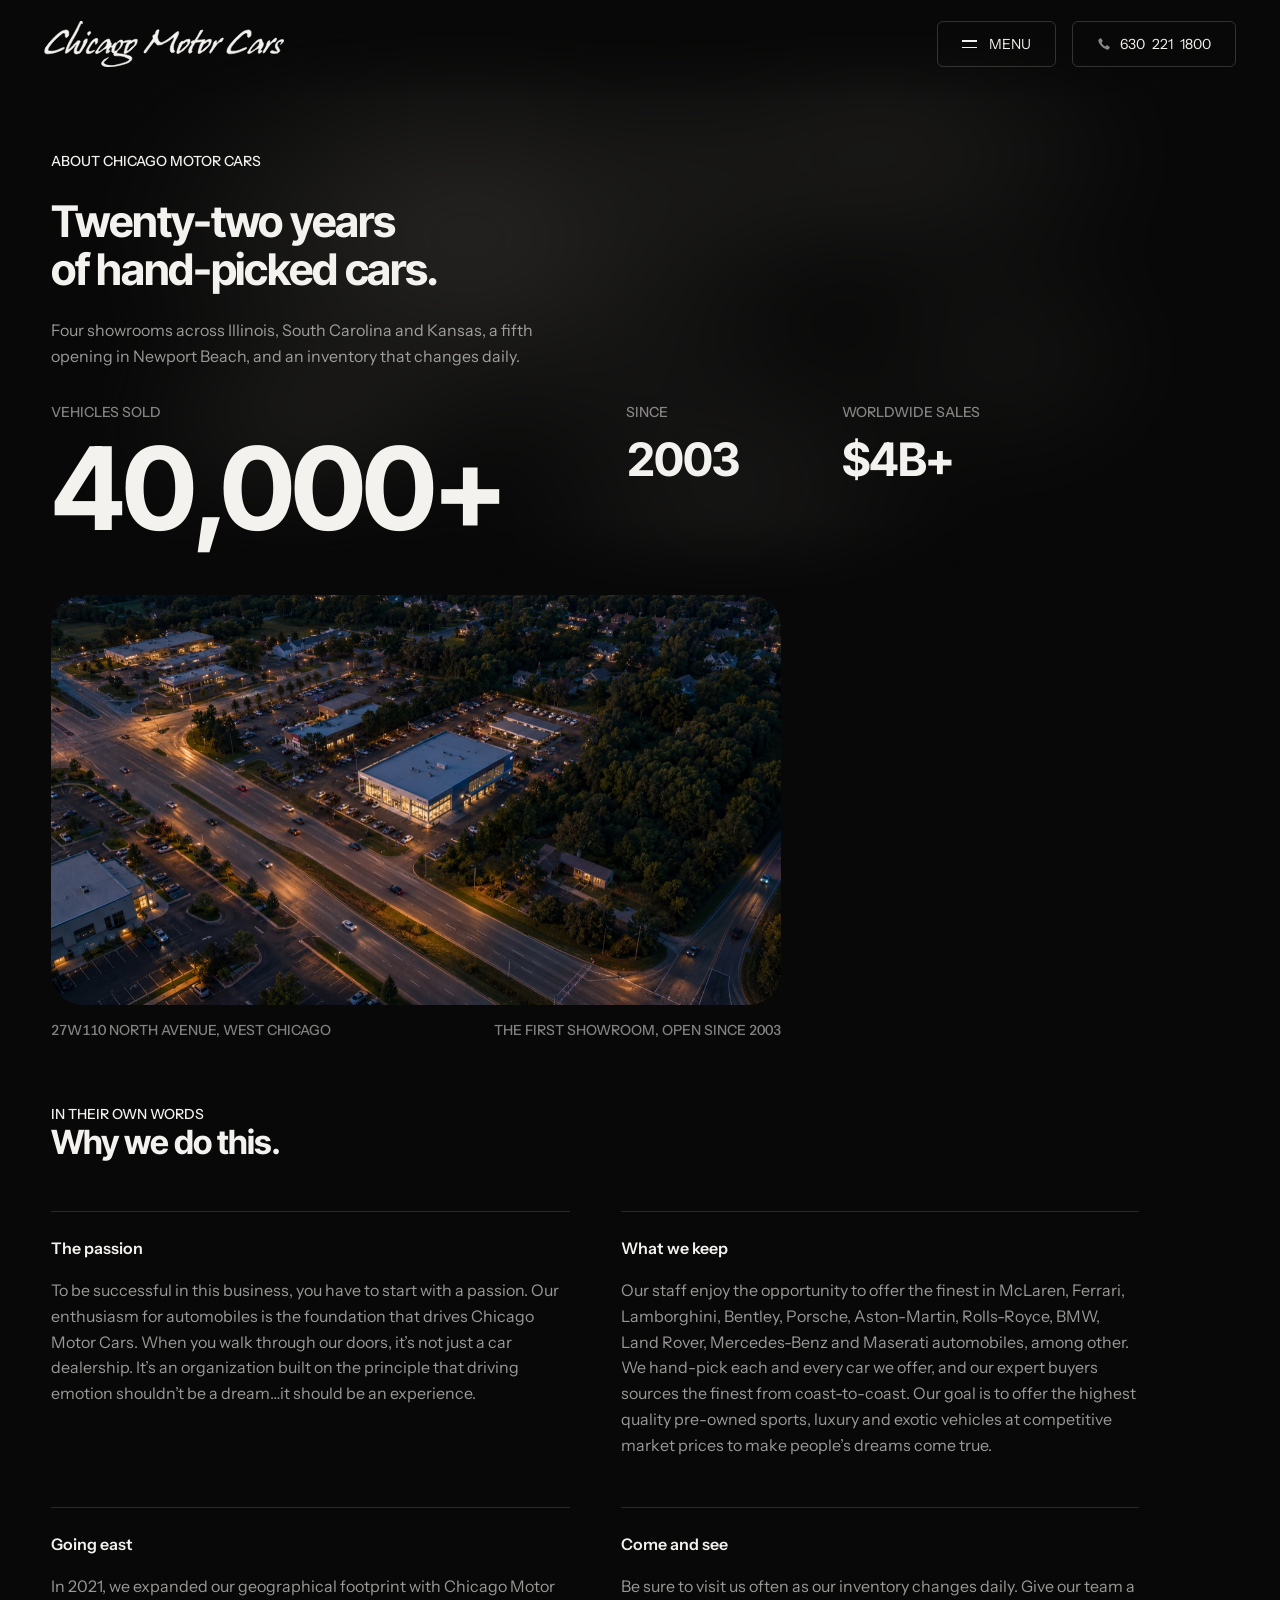
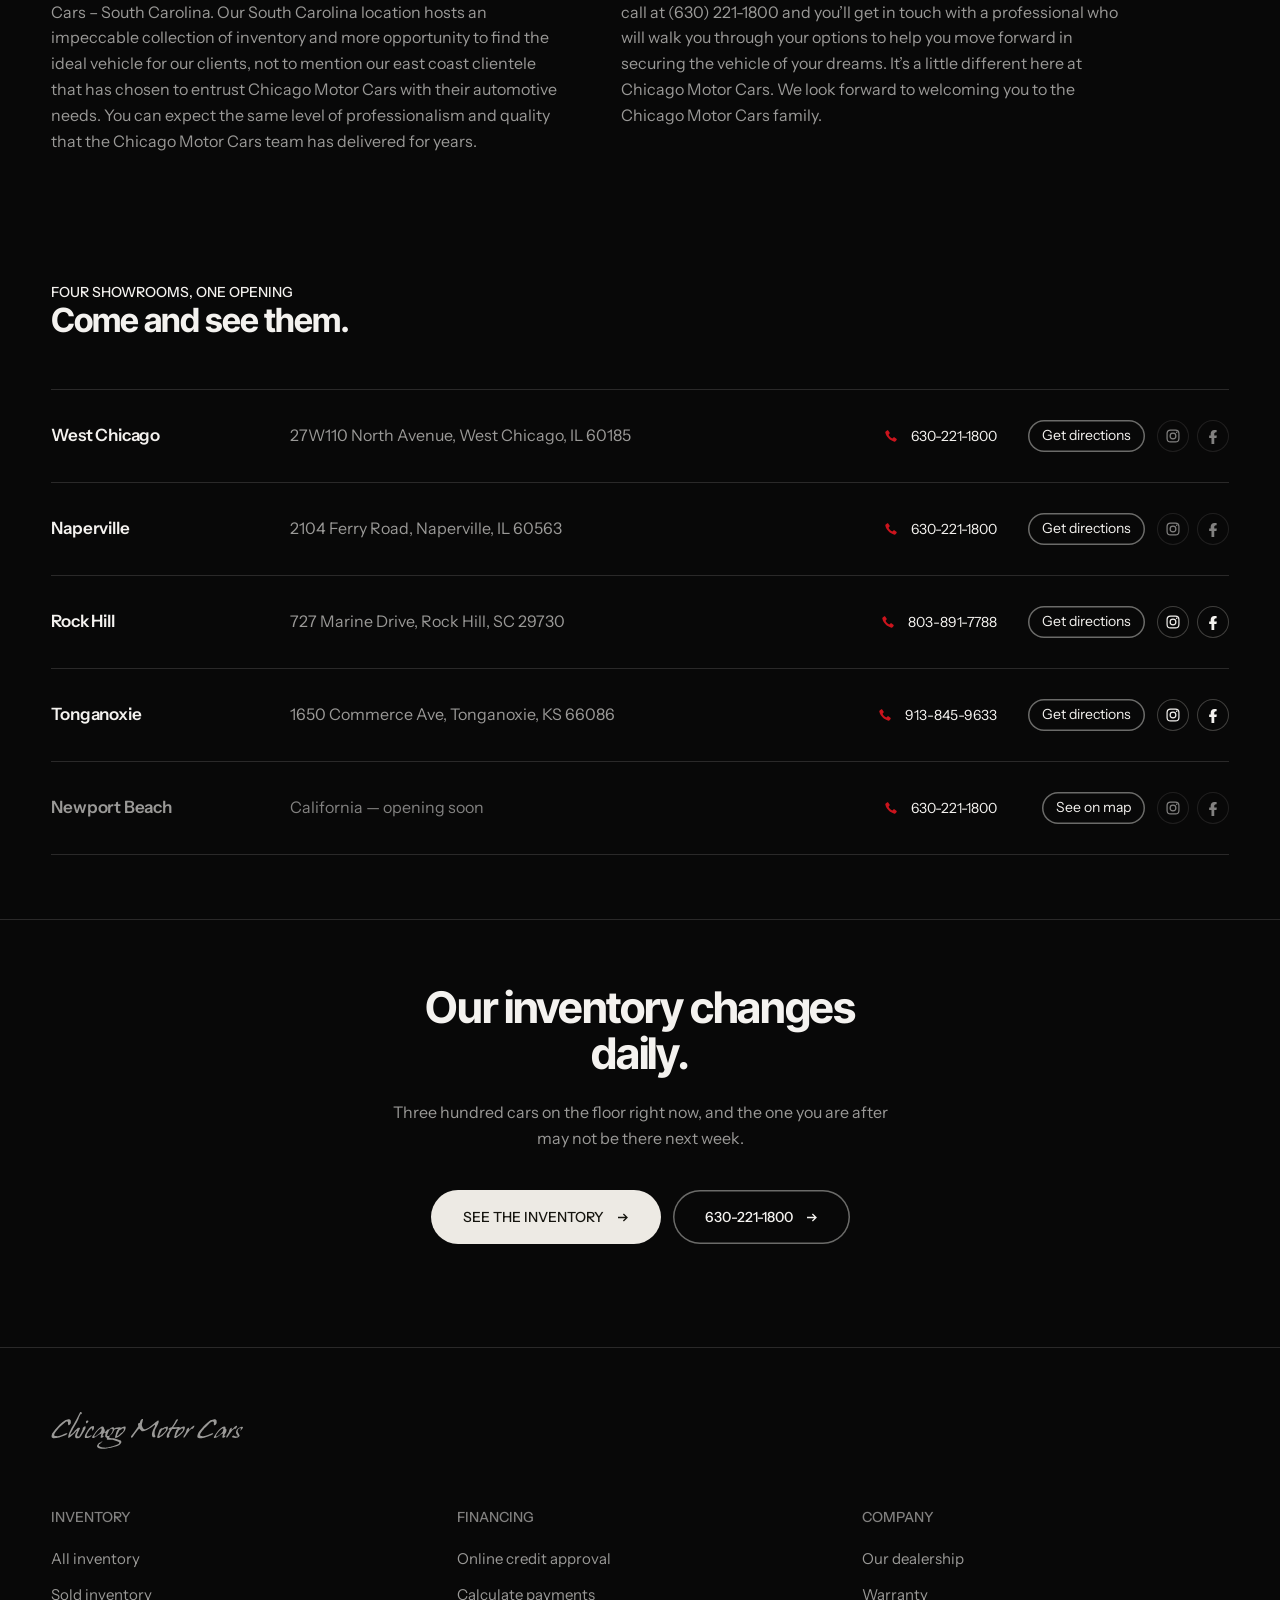
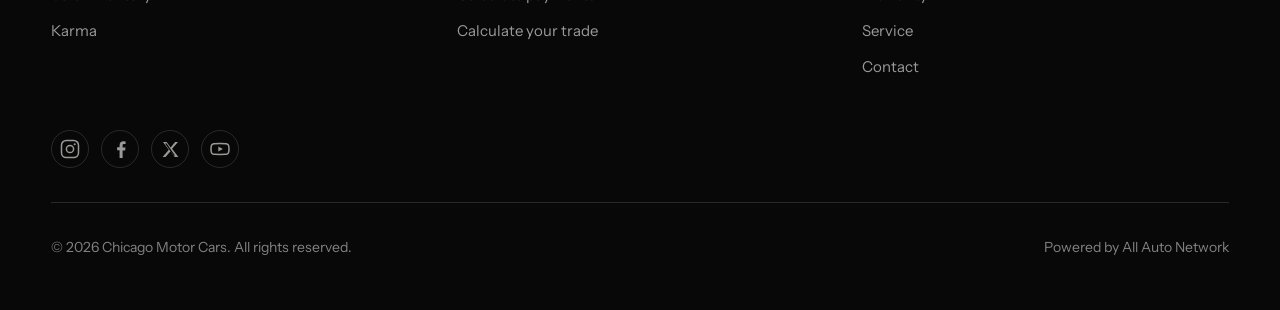
<file: our-dealership.html>
<!DOCTYPE html>
<!-- ============================================================
     our-dealership.html — AN INNER PAGE, BUILT FROM THE APPROVED SYSTEM
     ============================================================
     GENERATED. Edit tools-build-our-dealership.py, not this file.

     Head, masthead and footer are COPIED from index_3.html at build time
     rather than retyped, so the three pages cannot drift apart. index_3
     is the source because it is the approved variant.

     THE FILE IS NAMED FOR THE NAV ITEM, THE CLASSES ARE NOT. "Our
     Dealership" is what CMC's own menu calls this page, so that is the
     URL; the body class and the .ab- prefix stay, because renaming a
     working selector set buys nothing and costs a sweep of every rule.

     <body> carries `v2 is-about`:
       .v2       so the approved deltas and the location controls apply
       .is-about so our-dealership.css cannot reach any other page

     WHAT THIS PAGE ADDS TO THE DESIGN SYSTEM: nothing. Every control,
     every type role, every colour and the entry motion come from files
     that already existed. our-dealership.css holds four arrangements and
     their intervals, and no styling for anything you can click.

     ONE FACT TO TAKE BACK TO CMC: their own About page still describes
     "West Chicago, IL, Naperville, IL, and Rock Hill, SC" — three
     showrooms. Tonganoxie and Newport Beach are missing from it. This
     page shows the current five; the discrepancy is in their copy, not
     in this build, and it is theirs to correct.
     ============================================================ -->
<html lang="en">
<head>
<meta charset="utf-8">
<meta name="robots" content="noindex, nofollow">
<meta name="viewport" content="width=device-width, initial-scale=1">
<title>Our Dealership — Chicago Motor Cars</title>
<meta name="description" content="Chicago Motor Cars has sold more than 40,000 exotic, luxury and collector vehicles since 2003, from four showrooms with a fifth opening in Newport Beach.">

<link rel="preconnect" href="https://fonts.googleapis.com">
<link rel="preconnect" href="https://fonts.gstatic.com" crossorigin>
<!-- Instrument Serif is gone: nothing is set in it any more, and a face
     nothing uses is a request nothing needs. See tokens.css. -->
<link href="https://fonts.googleapis.com/css2?family=Instrument+Sans:ital,wght@0,400..700;1,400..700&family=Inter+Tight:wght@500;600;700&display=swap" rel="stylesheet">

<!-- The frame is the whole page right now, so it is the LCP element and
     nothing should discover it late. -->
<link rel="preload" as="image" href="assets/img/locations/loc-west-chicago-1200.jpg" fetchpriority="high">

<!-- There was no icon at all, so every tab showed the browser's blank page
     glyph — the identity simply stopped existing at 16px. The script
     wordmark cannot go there (its hairlines are a quarter-pixel at header
     size, never mind a tab), so the tile is the CMC red carrying the "C"
     lifted out of the wordmark. Both elements are already the brand's. -->
<link rel="icon" href="assets/logos/favicon.svg" type="image/svg+xml">
<link rel="apple-touch-icon" href="assets/logos/favicon.svg">

<link rel="stylesheet" href="assets/css/tokens.css?v=50">
<link rel="stylesheet" href="assets/css/main.css?v=455">
<!-- Last, so it wins on equal specificity. index.html does not load
     it, which is what keeps the approved page out of reach. -->
<link rel="stylesheet" href="assets/css/v2.css?v=68">
<!-- index_3 only: the Featured stage carries real photography. -->
<link rel="stylesheet" href="assets/css/v3.css?v=38">
<!-- our-dealership.html only. Last, so it wins on equal specificity. -->
<link rel="stylesheet" href="assets/css/our-dealership.css?v=9">
</head>
<body class="v2 is-about">

<span class="scroll-sentinel" aria-hidden="true"></span>

<!-- Navigation: eco.com's SHAPE, chicagomotorcars.com's TREE.

     The shape — wordmark alone far left, everything else in one frosted
     object top right, mono labels, a light pill closing the bar, and a
     panel that grows downward out of the bar.

     The tree is theirs, walked off the live <ul class="navbar-nav">
     rather than retyped from memory: six top-level items in their
     order, their labels, their hrefs, and their three levels. Nothing
     promoted, nothing folded, nothing renamed — Sell Us Your Car sits
     under Services because that is where they put it, and Warranty and
     Events stay top-level links with no children because that is what
     they are.

     Two things are NOT reproduced, both defects rather than structure:
     the same href printed twice in one menu (All Inventory / View All
     Inventory, and Boats on both levels), which is a duplicate link,
     not a choice. Each is kept once, in its first position.

     The eco rows carry a description line. These do not: their site
     has no such copy, and last pass I wrote it myself, which is how a
     nav ends up asserting things the business never said. Titles only,
     until there is real copy to put under them. -->
<!-- HREFS ARE THE LIVE SITE'S. The IA is the deliverable here, so the
     destinations are real and checkable rather than "#". -->
<!-- THE GLASS. A real refraction, not a frosted rectangle.

     feTurbulence makes a smooth low-frequency field and feDisplacementMap
     pushes the BACKDROP around by it, so whatever is behind the nav bends
     as it scrolls past. The type is content, not backdrop, so none of this
     touches the labels' legibility — only the picture under them moves.

     Verified in-browser before it was used: `backdrop-filter: url(#id)`
     parses in most engines and PAINTS in far fewer, so a striped probe was
     rendered and photographed first. It displaces in Chrome 151.

     baseFrequency is deliberately low. Higher and it stops reading as
     glass and starts reading as noise on a lens. -->
<svg width="0" height="0" style="position:absolute" aria-hidden="true" focusable="false">
  <filter id="nav-glass" x="-25%" y="-25%" width="150%" height="150%" color-interpolation-filters="sRGB">
    <feTurbulence type="fractalNoise" baseFrequency="0.006 0.011" numOctaves="2" seed="11" result="warp"/>
    <feGaussianBlur in="warp" stdDeviation="2.5" result="softWarp"/>
    <feDisplacementMap in="SourceGraphic" in2="softWarp" scale="16"
                       xChannelSelector="R" yChannelSelector="G"/>
  </filter>
</svg>

<header class="masthead">
  <div class="masthead__inner">

    <!-- One rail holding the whole navigation, wordmark included, with
         the call as a separate object beside it. That is the reference's
         structure, and it is also what makes the scrolled state calm:
         the rail keeps its box, so nothing slides when the contents
         change — see the crossfade in main.css. -->
    <div class="navbar">
      <a class="masthead__mark" href="index_3.html" aria-label="Chicago Motor Cars — home">
        <!-- The outlines are inline rather than <img src="cmc-wordmark.svg">
             because an <img> can be given neither of the two things this mark
             needed: colour it inherits, and a stroke. See main.css →
             .masthead__wm for the measurement behind both.

             They sit here rather than in a <symbol> + <use> sprite at the
             foot of the file simply because there is one consumer. A sprite
             buys reuse this page has no second use for, and it costs a layer
             of indirection between the header and the thing the header is.

             assets/logos/cmc-wordmark.svg stays the canonical source and
             holds the same 13 paths, with no stroke, so it is still the pure
             wordmark on its own. Regenerate from it; never retype. -->
        <svg class="masthead__wm" viewBox="0 0 1271 247" role="img" aria-hidden="true" focusable="false">
          <g id="cmc-wm">
          <path vector-effect="non-scaling-stroke" d="M342.645 95.7522C343.379 95.916 346.69 97.3987 347.583 97.7809C348.585 102.583 348.923 102.21 351.456 106.471C351.721 107.282 351.441 111.852 352.183 112.194C361.413 116.441 352.828 130.626 355.213 135.035C360.852 132.141 369.752 120.53 374.752 115.986C378.518 112.564 382.012 117.408 383.634 116.187C389.341 112.179 395.16 104.531 401.922 102.315C410.669 99.4497 415.646 99.7507 418.662 108.821C423.183 109.919 428.202 105.143 431.151 104.677C436.127 103.891 457.692 99.6465 460.808 102.439C460.465 103.904 460.217 104.717 460.257 106.245C461.201 106.485 486.311 91.4793 493.393 98.1843C493.975 99.7445 493.966 100.667 493.994 102.327C494.393 125.773 476.795 137.094 462.236 152.387C456.248 158.009 448.131 163.098 441.087 167.454C418.55 181.39 423.285 164.681 427.807 150.962C433.409 133.965 432.707 123.483 446.319 110.818C441.162 111.937 425.4 112.911 422.58 114.455C417.083 117.465 412.947 134.264 407.409 140.863C400.451 149.154 394.392 152.207 387.399 160.053C387.202 162.803 385.121 166.61 385.171 168.455C385.199 169.471 385.397 169.902 386.306 170.373C391.078 172.848 407.063 173.648 413.023 174.551C419.421 175.52 426.247 176.854 432.573 178.244C438.677 179.584 444.809 182.582 450.742 184.662C453.95 185.787 459.086 186.826 461.502 189.188C463.89 191.522 465.821 195.541 465.834 198.906C465.853 203.872 462.112 208.477 458.766 211.817C455.654 214.923 452.189 217.543 448.275 219.553C427.039 230.457 367.845 243.183 344.199 243.195C334.013 243.333 297.301 239.929 305.79 219.701C307.046 216.708 318.414 203.674 320.919 203.267C330.119 201.776 333.577 195.404 341.325 193.138C335.966 202.14 316.505 214.323 316.028 217.566C313.032 237.919 363.808 237.214 373.939 234.914C386.463 232.071 388.555 230.628 395.908 229.483C407.686 227.648 449.726 214.905 452.862 204.98C451.982 199.319 441.907 196.569 437.322 194.465C422.443 187.636 410.149 183.845 393.602 184.428C388.212 184.618 381.205 184.424 375.746 183.99C365.183 181.923 369.943 176.697 371.11 171.423C370.076 168.918 366.327 170.501 365.619 169.778C363.578 167.697 361.74 166.129 359.406 164.37C358.841 160.628 358.765 158.224 358.856 154.49C358.95 150.613 362.237 142.02 361.166 139.299C358.699 138.633 354.502 137.296 352.142 137.437C348.228 139.586 340.117 153.327 341.28 157.962C344.082 158.657 345.469 156.211 348.314 156.869C352.57 163.42 335.087 173.709 328.811 170.028C326.667 164.825 332.74 149.331 334.472 142.487C329.482 144.959 323.899 146.949 318.798 149.249C310.425 153.023 282.365 180.203 273.136 170.912C271.886 168.995 272.418 166.59 272.658 164.296C290.485 140.565 305.084 111.787 332.939 97.7927C334.968 96.7737 340.225 96.119 342.645 95.7522ZM293.29 161.943C295.32 159.223 298.941 158.239 301.981 155.943C321.396 141.278 331.066 137.384 335.388 112.79C333.313 108.493 332.967 108.737 328.097 109.323C317.83 113.119 285.391 150.496 286.311 160.82C288.302 162.725 290.603 162.149 293.29 161.943ZM380.329 159.191C396.458 155.723 422.181 107.22 399.465 110.449C384.204 115.813 379.544 131.601 374.514 145.258C373.396 148.292 370.823 155.161 371.858 158.28C373.335 159.573 374.596 159.689 376.543 159.562C377.808 159.47 379.07 159.347 380.329 159.191ZM465.072 116.107C457.824 118.322 453.959 118.496 450.355 126.465C447.879 131.938 436.593 154.237 436.394 158.216C438.669 159.658 444.057 157.219 446.587 156.355C457.147 147.706 463.046 138.866 475.825 131.244C480.143 121.379 483.088 120.115 482.755 109.328C478.712 109.178 474.795 108.965 470.752 109.279C467.972 111.57 467.073 113.127 465.072 116.107Z"/>
          <path vector-effect="non-scaling-stroke" d="M603.637 45.9087C605.277 45.7242 606.639 46.2817 608.21 46.7772C608.541 47.111 608.927 47.4981 609.365 47.9386C608.212 58.027 601.69 76.3342 601.123 85.6277C600.786 91.1449 607.905 105.14 609.686 109.029C621.054 115.096 618.155 117.412 632.545 110.942C652.418 102.023 668.091 87.6552 684.558 73.84C689.813 69.4281 705.387 54.27 711.623 55.8534C719.806 65.2192 697.619 99.7421 693.046 109.461C687.276 121.131 685.774 128.499 685.917 141.231C686.066 154.676 688.039 150.73 691.861 161.361L688.225 166.734C684.577 166.937 674.879 167.686 672.968 165.367C660.205 149.878 677.013 113.981 684.167 103.422C685.756 99.2791 690.781 88.4602 687.785 84.6925C673.415 92.9868 662.557 105.124 645.866 113.064C625.236 122.875 625.59 127.989 600.912 126.781C594.022 121.624 591.71 116.439 585.707 110.702C583.054 108.166 578.984 114.494 577.437 116.528C564.608 133.387 550.712 149.363 539.724 167.565C532.702 173.759 525.785 165.575 531.109 158.534C547.382 137.011 563.036 116.504 577.814 93.9072C577.141 83.6933 571.972 72.8247 587.086 72.4486C592.426 62.2788 590.398 49.7198 603.637 45.9087Z"/>
          <path vector-effect="non-scaling-stroke" d="M839.263 47.8657C840.2 47.6619 840.548 47.8207 841.46 48.0844C842.725 53.4018 813.856 93.4963 809.674 101.193C819.018 102.308 832.724 100.033 842.273 99.335C844.959 99.1388 850.432 98.2638 852.771 98.5946C853.937 101.651 850.196 104.173 851.331 106.969C856.065 106.942 871.775 92.7305 885.066 97.565C890.265 104.169 880.406 126.447 874.809 131.887C866.148 140.306 858.045 149.651 848.998 157.715C847.23 159.297 842.322 160.141 840.368 161.944C835.292 165.901 822.983 176.601 816.455 170.795C813.88 165.311 822.393 142.665 824.192 134.33C825.787 129.936 829.293 121.669 831.148 117.246C831.992 116.676 832.817 116.085 833.63 115.475C835.646 113.961 837.055 112.796 837.396 110.35C835.919 109.459 807.899 112.623 804.431 113.193C797.227 119.635 790.229 131.657 786.351 140.71C785.798 141.563 783.894 149.23 783.621 149.486C777.385 155.341 785.215 158.143 784.235 163.262C782.646 166.452 774.388 169.793 770.864 171.507C769.437 169.765 767.873 168.269 766.273 166.691C764.976 143.93 775.815 138.854 785.029 119.58C784.638 117.312 781.157 119.084 778.98 116.515C776.188 106.36 792.586 103.687 799.163 101.806C801.887 95.3774 808.284 88.6296 811.374 82.8002C816.877 72.4144 823.194 61.2674 828.492 50.8829C832.6 49.9619 835.274 49.2093 839.263 47.8657ZM856.891 116.207C853.155 117.309 849.47 118.259 846.039 120.118C842.8 125.572 828.256 153.676 828.548 158.532C830.794 159.519 836.558 157.016 838.922 156.114C845.083 150.862 850.86 144.45 857.288 139.356C867.128 131.549 876.286 122.945 874.878 109.275C871.018 109.168 866.824 108.954 863.008 109.309C860.669 111.179 858.752 113.841 856.891 116.207Z"/>
          <path vector-effect="non-scaling-stroke" d="M1081.06 47.2774C1086.16 47.2574 1087.87 48.322 1092.36 50.5011C1093.84 53.1122 1094.84 54.3995 1096.66 56.728C1096.78 62.8156 1096.85 68.9037 1096.87 74.9924C1092.11 81.4498 1085.84 93.6583 1078.26 83.689C1078 78.1228 1078.37 71.9515 1078.12 65.9192C1075.45 64.5359 1070.2 62.1094 1067.31 63.2457C1054.22 68.3719 1041.22 84.4957 1030.53 93.9084C1026.97 98.0454 1020.67 101.465 1017.5 105.822C1007.55 119.493 987.187 136.806 987.317 154.54C988.397 160.431 998.671 159.352 1002.13 159.887C1026.62 163.675 1046.71 145.879 1068.28 140.815L1070 140.357C1071.87 140.824 1072.36 140.925 1073.93 142.047L1074.14 143.516C1071 151.178 1050.26 157.217 1043.2 160.388C1023.82 169.096 1003.88 173.359 982.682 173.93C980.281 173.994 975.752 172.128 973.444 171.247C971.923 169.235 970.385 167.239 968.827 165.257C968.48 158.417 969.795 152.087 972.407 145.759C982.558 121.167 1036.04 66.7732 1059.12 53.7328C1065.72 49.9999 1074.01 50.2079 1081.06 47.2774Z"/>
          <path vector-effect="non-scaling-stroke" d="M115.096 47.3053C120.397 47.2448 121.913 48.2396 126.593 50.5256C127.914 52.9448 129.234 54.6446 130.868 56.8313C130.99 62.7268 130.894 68.9664 130.902 74.8919C127.804 79.4086 121.841 89.5884 115.534 87.2475C111.259 82.7773 112.451 72.2568 112.263 65.9086C106.446 62.8187 102.191 61.5238 96.4353 65.5704C85.0412 73.5824 75.6841 84.0048 65.3727 93.3108C60.746 97.4855 55.807 101.622 51.464 106.109C43.5428 116.513 31.753 127.96 25.6673 139.386C13.8971 161.486 26.2113 158.988 40.9632 159.853C63.9667 161.202 80.242 147.391 100.048 141.49C102.841 140.577 106.351 139.944 108.594 142.235C108.617 147.421 94.0391 153.974 89.3844 156.005C65.6079 166.377 42.3477 173.396 16.2236 174.134C15.1307 174.165 8.90197 171.583 7.51493 171.021C6.77479 169.738 4.84241 167.27 3.88791 165.978C3.01986 155.455 5.06218 152.156 7.40902 142.159C12.2995 137.171 20.4568 124.126 26.1799 117.138C45.3774 93.6961 67.8297 70.1604 93.611 53.8956C98.0243 51.1115 108.524 49.9436 115.096 47.3053Z"/>
          <path vector-effect="non-scaling-stroke" d="M1148.65 95.6486C1150.26 95.8174 1152.5 97.2143 1154.01 98.0317C1155.41 102.502 1155.76 106.314 1156.32 110.918C1158.28 113.191 1160.14 111.205 1161.15 114.789C1165.18 129.029 1156.8 137.543 1149.78 148.687C1148.58 150.589 1146.42 155.12 1147.07 157.433C1150.11 158.951 1151.92 156.008 1155.46 157.623C1155.43 157.865 1155.39 158.105 1155.34 158.344C1154.54 161.952 1149.56 166.754 1146.33 168.566C1125.69 180.132 1138.18 151.193 1140.56 142.503C1136.46 144.444 1118.73 151.009 1117.49 153.717C1115.69 156.147 1098.07 168.416 1094.93 169.618C1080.11 175.125 1072.36 173.216 1083.32 157.283C1094.91 140.446 1104.35 125.634 1119.64 111.729C1131.13 101.277 1132.95 98.5362 1148.65 95.6486ZM1098.66 161.923C1101.64 159.373 1103.32 158.907 1106.59 156.671C1117.37 149.244 1129.48 141.192 1136.69 130.008C1137.64 128.529 1139.06 122.406 1139.53 120.53C1140.48 116.829 1143.13 114.533 1141.27 110.907C1138.98 108.63 1137.24 108.874 1134.18 109.283C1124.11 112.886 1090.34 151.325 1092.19 161.238C1093.98 162.511 1096.39 162.182 1098.66 161.923Z"/>
          <path vector-effect="non-scaling-stroke" d="M765.205 97.0542C767.11 96.5267 770.914 96.4833 772.533 97.7543C773.253 98.7199 773.755 99.5931 773.811 100.814C775.065 127.345 750.885 140.761 736.416 158.177C724.733 162.215 721.686 168.918 711.803 172.155C710.016 172.376 707.428 172.878 705.679 172.28C705.064 172.071 704.382 171.607 704.09 171.031C700.479 163.968 715.209 126.87 718.355 117.435C722.654 114.779 723.982 113.173 726.687 109.111C732.253 107.287 734.127 107.155 739.984 107.496C748.838 101.258 753.832 98.1961 765.205 97.0542ZM744.339 116.52C738.799 117.766 738.811 117.722 733.835 120.101C730.181 125.872 716.22 152.847 716.189 158.388C717.945 159.261 720.123 158.362 722.046 157.714C723.442 157.241 724.826 156.756 726.21 156.26C731.229 151.449 736.336 146.734 741.535 142.118C751.928 132.867 763.89 125.212 761.954 109.232C758.225 109.16 753.752 108.957 750.11 109.352C747.727 110.979 745.971 114.071 744.339 116.52Z"/>
          <path vector-effect="non-scaling-stroke" d="M268.502 156.513C256.348 167.04 246.178 174.576 228.56 172.572C220.142 171.614 224.442 153.664 227.032 148.909C235.669 134.238 248.383 107.888 263.368 98.5102C286.097 84.286 287.298 95.0981 283.043 114.299C280.106 117.068 278.192 122.071 273.691 123.645C269.317 121.382 275.643 109.724 269.267 106.965C260.556 107.265 238.832 143.123 236.732 151.577C232.105 170.195 259.635 157.785 265.445 154.585C267.418 155.344 267.46 155.006 268.502 156.513Z"/>
          <path vector-effect="non-scaling-stroke" d="M943.643 90.5454C944.927 90.4777 949.761 90.8805 950.561 91.8077C948.594 99.0253 944.567 105.416 939.411 110.734C936.911 110.644 933.654 110.77 931.091 110.799C929.23 112.186 919.451 119.366 918.341 120.769C910.877 130.055 903.816 139.48 897.109 149.312C893.69 154.317 885.401 169.269 880.282 170.47C878.327 170.149 878.96 170.52 877.738 169.013C876.931 166.341 877.409 164.318 877.806 161.59C878.997 156.438 884.47 151.634 887.442 146.167C893.814 134.44 896.507 125.891 899.646 113.017C903.623 109.866 908.227 101.138 913.607 104.217C916.181 109.166 910.324 115.462 913.272 117.439C918.403 115.59 927.554 102.66 931.836 98.7932C934.888 96.034 939.97 93.4895 943.643 90.5454Z"/>
          <path vector-effect="non-scaling-stroke" d="M1227.4 90.5137C1228.91 90.497 1229.5 90.4305 1230.89 91.1331C1235.28 96.8172 1226.29 107.049 1222.33 110.842C1219.78 110.706 1216.71 110.77 1214.12 110.76C1211.67 112.796 1203.45 118.476 1201.43 120.852C1192.01 131.904 1182.82 145.605 1174.84 157.674C1171.79 162.307 1166.52 172.407 1161.25 169.544C1159.51 166.544 1160.79 162.854 1161.59 159.616C1166.83 150.751 1173.44 142.575 1177.23 132.728C1177.8 131.256 1179.13 128.958 1179.19 127.426C1179.46 120.573 1186.94 101.569 1195.77 104.058C1198.52 108.574 1195.24 112.083 1195.7 117.331C1200.03 117.39 1212.03 101.259 1216.25 97.9498C1220.39 94.7022 1222.86 93.222 1227.4 90.5137Z"/>
          <path vector-effect="non-scaling-stroke" d="M241.37 55.9161C241.545 55.9123 241.721 55.9143 241.898 55.922C244.062 56.0171 245.267 56.3558 246.582 57.7461C247.309 60.0686 247.01 62.697 246.885 65.1416C242.62 69.3989 242.689 72.4101 236.512 75.0743C234.548 75.4734 235.285 75.5385 233.462 74.9415C230.887 72.1314 231.273 66.8762 231.14 62.9651C234.481 58.099 235.875 57.1347 241.37 55.9161Z"/>
          <path vector-effect="non-scaling-stroke" d="M193.829 0H200.489C202.398 5.27974 205.353 8.78451 202.409 14.624C200.144 15.0994 200.916 13.3065 197.705 12.3146C195.853 13.3189 184.019 38.6235 183.363 41.5685C179.899 57.1183 124.821 142.828 128.425 151.281L129.664 151.514C133.274 150.566 150.415 134.968 152.932 131.302C160.47 120.327 169.648 114.216 178.537 104.866C181.304 104.843 189.427 104.396 191.54 105.876C194.697 114.862 151.641 167.962 186.117 161.864C193.554 147.209 205.034 130.834 209.356 114.825C209.872 112.917 209.757 107.739 209.722 105.594C213.159 102.649 216.528 99.6273 219.827 96.5311C222.464 96.2375 225.862 95.2651 228.492 94.601C228.712 98.5437 229.342 105.746 227.79 109.324C220.707 125.632 209.979 140.514 200.976 155.851C197.674 161.476 193.378 165.975 188.761 170.49C177.287 172.648 179.952 174.754 167.28 174.16C164.888 172.453 161.845 169.68 159.547 167.691C158.757 154.481 160.548 145.943 167.786 134.651C169.525 131.937 172.366 125.771 171.716 122.529C169.63 122.492 157.065 138.974 154.485 141.389C148.723 146.846 142.499 151.754 136.83 157.327C131.849 162.225 120.604 173.496 113.103 170.197C112.565 168.73 113.1 168.293 113.318 166.923C120.051 124.707 146.606 90.0272 166.236 53.1037C174.368 37.5873 182.069 21.8347 189.749 6.09131C190.625 4.29554 192.624 2.1927 193.829 0Z"/>
          <path vector-effect="non-scaling-stroke" d="M1206.85 155.785C1211.95 158.083 1232.46 165.79 1236.25 161.715C1236.79 159.29 1235.07 154.459 1233.46 152.722C1212.75 130.315 1234.81 103.58 1259.3 98.5536C1264.3 97.5259 1266.11 98.1483 1270.7 100.804V106.582C1266.61 109.614 1258.62 124.01 1252.88 124.512C1252.41 121.045 1259.42 115.146 1258.24 109.909C1252.56 105.73 1242.51 111.199 1238.44 115.774C1238.03 118.517 1235.2 128.101 1235.61 129.776C1237.14 135.932 1242.83 142.728 1245.58 148.59C1247.14 151.904 1248.08 154.604 1249.89 157.889C1243.63 165.045 1241.2 169.633 1231.01 171.249C1224.75 172.243 1198.51 173.251 1197.37 164.709C1198.67 162.665 1204.24 158.495 1206.85 155.785Z"/>
        </g>
          </svg>
      </a>

      <nav class="navbar__groups" aria-label="Primary">

        <div class="navmenu">
          <button class="navmenu__trigger" type="button" aria-expanded="false" aria-controls="nav-inventory">
            Inventory
            <svg class="navmenu__chev" width="9" height="6" viewBox="0 0 9 6" fill="none" aria-hidden="true"><path d="m1 1 3.5 3.5L8 1" stroke="currentColor" stroke-width="1.3"/></svg>
          </button>
          <!-- Their third level is "View Inventory", which is dropped as a
               heading: you are already inside Inventory, so it names the
               menu you are standing in. That is CMS structure showing
               through, not information. The twelve body types keep their
               own column; the siblings keep theirs. -->
          <div class="navmenu__panel navmenu__panel--mega" id="nav-inventory" hidden>
            <div class="navmenu__group navmenu__group--wide">
              <ul class="navmenu__list navmenu__list--2">
                <li><a href="srp.html">All Inventory</a></li>
                <li><a href="srp.html">Convertibles</a></li>
                <li><a href="srp.html">Coupes</a></li>
                <li><a href="srp.html">Hatchbacks</a></li>
                <li><a href="srp.html">Sedans</a></li>
                <li><a href="srp.html">SUVs</a></li>
                <li><a href="srp.html">Wagons</a></li>
                <li><a href="srp.html">Pickup Trucks</a></li>
                <li><a href="srp.html">Sprinter Van</a></li>
                <li><a href="srp.html">Motorcycles</a></li>
                <li><a href="index_3.html">Boats</a></li>
                <li><a href="srp.html">Sold Inventory</a></li>
              </ul>
            </div>
            <!-- The eight siblings, in their order, unlabelled — the site
                 gives them no heading and inventing one is how "Showrooms"
                 nearly ended up here as my copy rather than theirs. -->
            <div class="navmenu__group">
              <ul class="navmenu__list">
                <li><a href="srp.html">West Chicago</a></li>
                <li><a href="srp.html">Naperville</a></li>
                <li><a href="srp.html">South Carolina</a></li>
                <li><a href="srp.html">Kansas</a></li>
                <li><a href="srp.html">Karma</a></li>
                <li><a href="index_3.html">Schedule Test Drive</a></li>
              </ul>
            </div>
          </div>
        </div>

        <!-- LOCATIONS, after Inventory. Built from the same .navmenu
             primitive as Financing and Services — trigger, panel, list —
             so it inherits the open/close, the focus handling and the
             escape key without a line of new script.

             The four rows point at CMC's per-location INVENTORY pages,
             because those are the only per-location pages the site has:
             there is no West Chicago page with hours and directions on
             it. Worth building; not something to invent here. Contact us
             closes the list, since that is where an address question
             currently has to go. -->
        <div class="navmenu">
          <button class="navmenu__trigger" type="button" aria-expanded="false" aria-controls="nav-locations">
            Locations
            <svg class="navmenu__chev" width="9" height="6" viewBox="0 0 9 6" fill="none" aria-hidden="true"><path d="m1 1 3.5 3.5L8 1" stroke="currentColor" stroke-width="1.3"/></svg>
          </button>
          <div class="navmenu__panel" id="nav-locations" hidden>
            <div class="navmenu__group">
              <ul class="navmenu__list">
                <li><a href="srp.html">West Chicago, IL</a></li>
                <li><a href="srp.html">Naperville, IL</a></li>
                <li><a href="srp.html">Rock Hill, SC</a></li>
                <li><a href="srp.html">Tonganoxie, KS</a></li>
                <!-- SIMULATED — see the Locations register. It points at
                     Contact Us because that is where a question about a
                     showroom that has not opened has to go. -->
                <li><a href="index_3.html">Newport Beach, CA <span class="navmenu__soon">Soon</span></a></li>
                <li><a href="index_3.html">Contact Us</a></li>
              </ul>
            </div>
          </div>
        </div>

        <div class="navmenu">
          <button class="navmenu__trigger" type="button" aria-expanded="false" aria-controls="nav-financing">
            Financing
            <svg class="navmenu__chev" width="9" height="6" viewBox="0 0 9 6" fill="none" aria-hidden="true"><path d="m1 1 3.5 3.5L8 1" stroke="currentColor" stroke-width="1.3"/></svg>
          </button>
          <div class="navmenu__panel" id="nav-financing" hidden>
            <div class="navmenu__group">
              <ul class="navmenu__list">
                <li><a href="index_3.html">Online Credit Approval</a></li>
                <li><a href="index_3.html">Trucks &amp; Equipment Online Credit Approval</a></li>
                <li><a href="index_3.html">Calculate Your Trade</a></li>
                <li><a href="index_3.html">Calculate Payments</a></li>
                <li><a href="index_3.html">Purchase with BitPay</a></li>
              </ul>
            </div>
          </div>
        </div>

        <a class="navbar__link" href="index_3.html">Warranty</a>

        <div class="navmenu">
          <button class="navmenu__trigger" type="button" aria-expanded="false" aria-controls="nav-services">
            Services
            <svg class="navmenu__chev" width="9" height="6" viewBox="0 0 9 6" fill="none" aria-hidden="true"><path d="m1 1 3.5 3.5L8 1" stroke="currentColor" stroke-width="1.3"/></svg>
          </button>
          <div class="navmenu__panel" id="nav-services" hidden>
            <div class="navmenu__group">
              <ul class="navmenu__list">
                <li><a href="index_3.html">Our Services</a></li>
                <li><a href="index_3.html">Schedule Appointment</a></li>
                <li><a href="index_3.html">Sell Us Your Car</a></li>
              </ul>
            </div>
          </div>
        </div>

        <div class="navmenu">
          <button class="navmenu__trigger" type="button" aria-expanded="false" aria-controls="nav-about">
            About Us
            <svg class="navmenu__chev" width="9" height="6" viewBox="0 0 9 6" fill="none" aria-hidden="true"><path d="m1 1 3.5 3.5L8 1" stroke="currentColor" stroke-width="1.3"/></svg>
          </button>
          <div class="navmenu__panel" id="nav-about" hidden>
            <div class="navmenu__group">
              <ul class="navmenu__list">
                <li><a href="index_3.html">Review Us</a></li>
                <li><a href="index_3.html">Contact Us</a></li>
                <li><a href="our-dealership.html">Our Dealership</a></li>
                <li><a href="index_3.html">Our Team</a></li>
                <li><a href="index_3.html">Our Videos</a></li>
                <li><a href="index_3.html">Testimonials</a></li>
              </ul>
            </div>
          </div>
        </div>

        <a class="navbar__link" href="index_3.html">Events</a>

      </nav>

      <!-- Also in their header, and easy to miss: a saved-vehicles counter.
           It stays, quiet, because a count nobody has filled yet should
           not outrank the call. -->
      <!-- Glyph + count while the rail is packed, full label everywhere
           else. This is where the bigger wordmark's width came from —
           main.css said so before it was needed: "the width has to come
           from the CONTENT — dropping My Garage to its glyph frees
           100px". The label is only ever visually hidden, never removed,
           so the control keeps its name for a screen reader. -->
      <a class="navbar__garage" href="index_3.html">
        <svg class="navbar__garage-icon" width="15" height="15" viewBox="0 0 15 15" fill="none" aria-hidden="true">
          <path d="M4 2.2h7a.8.8 0 0 1 .8.8v9.4L7.5 9.9l-4.3 2.5V3a.8.8 0 0 1 .8-.8Z" stroke="currentColor" stroke-width="1.3" stroke-linejoin="round"/>
        </svg>
        <span class="navbar__garage-label">My Garage</span>
        <span class="navbar__count">0</span>
      </a>

      <!-- Absolutely positioned at the rail's trailing edge so it can
           fade in exactly where the groups fade out, and take no space
           while it is invisible. -->
      <button class="menu-toggle" type="button"
              aria-expanded="false" aria-controls="site-menu">
        <span class="menu-toggle__bars" aria-hidden="true"><i></i><i></i></span>
        <span class="menu-toggle__label"></span>
      </button>
    </div>

    <!-- Outside the rail, and deliberately: on a $1.2M car the conversion
         is a call, so it is the one thing that is never inside a
         container that can collapse. It does not move on scroll. -->
    <a class="navbar__cta" href="tel:+16302211800">
        <svg class="navbar__cta-icon" width="15" height="15" viewBox="0 0 15 15" fill="none" aria-hidden="true">
          <path d="M4.2 1.6 5.9 4 4.6 5.7c.7 1.7 2 3 3.7 3.7L10 8.1l2.4 1.7c.4.3.5.8.2 1.2l-1 1.3c-.3.4-.8.5-1.2.4C5.9 11.6 2.4 8.1 1.3 3.6c-.1-.4 0-.9.4-1.2l1.3-1c.4-.3.9-.2 1.2.2Z" fill="currentColor"/>
        </svg>
      <span class="navbar__cta-text">630&#160;221&#160;1800</span>
      <span class="u-visually-hidden">Call Chicago Motor Cars</span>
    </a>
  </div>
</header>

<!-- READ POSITION, along the bottom edge of the screen.

     It started as a hairline under the masthead, doing two jobs at once
     — separating the bar and reporting position. Moved down here it is
     only doing the second, which is the honest arrangement: the bar no
     longer needs a rule under it now that the nav items carry their own
     ground, and a progress line reads better against the edge you are
     scrolling toward than the one you are scrolling away from.

     Outside <header> because it is no longer part of it. It appears only
     after the hero has gone, so it never lies across the claim's air.

     A persistent layer, and counted as one: 3px on the extreme edge,
     below the menu's z-index so an open panel covers it rather than
     having a red line float over a full-screen overlay. -->
<div class="readbar" aria-hidden="true"><i class="readbar__fill"></i></div>

<!-- Ships hidden; the toggle only becomes real once the script confirms
     it can open. Without JS the nav row above stays on the page, so no
     route is ever trapped behind a script. -->
<div class="menu" id="site-menu" hidden>
  <div class="menu__inner shell">
    <!-- Every group and every row the desktop bar has. Content parity is
         an invariant: neither a phone nor a scrolled desktop is offered
         a shorter site.

         It mirrors the bar exactly: four headed groups, then the two
         top-level entries that have no children, unheaded. A heading
         reading "Warranty" over a single link reading "Warranty" is the
         same defect as "View Inventory" inside Inventory — a label that
         names itself. -->
    <nav class="menu__nav" aria-label="Primary">
      <section class="menu__group menu__group--wide">
        <p class="micro menu__label">Inventory</p>
        <a href="srp.html">All Inventory</a>
        <a href="srp.html">Convertibles</a>
        <a href="srp.html">Coupes</a>
        <a href="srp.html">Hatchbacks</a>
        <a href="srp.html">Sedans</a>
        <a href="srp.html">SUVs</a>
        <a href="srp.html">Wagons</a>
        <a href="srp.html">Pickup Trucks</a>
        <a href="srp.html">Sprinter Van</a>
        <a href="srp.html">Motorcycles</a>
        <a href="index_3.html">Boats</a>
        <a href="srp.html">Sold Inventory</a>
        <a href="srp.html">West Chicago</a>
        <a href="srp.html">Naperville</a>
        <a href="srp.html">South Carolina</a>
        <a href="srp.html">Kansas</a>
        <a href="srp.html">Karma</a>
        <a href="index_3.html">Schedule Test Drive</a>
      </section>
      <section class="menu__group">
        <p class="micro menu__label">Locations</p>
        <a href="srp.html">West Chicago, IL</a>
        <a href="srp.html">Naperville, IL</a>
        <a href="srp.html">Rock Hill, SC</a>
        <a href="srp.html">Tonganoxie, KS</a>
        <a href="index_3.html">Newport Beach, CA <span class="navmenu__soon">Soon</span></a>
        <a href="index_3.html">Contact Us</a>
      </section>

      <section class="menu__group">
        <p class="micro menu__label">Financing</p>
        <a href="index_3.html">Online Credit Approval</a>
        <a href="index_3.html">Trucks &amp; Equipment Online Credit Approval</a>
        <a href="index_3.html">Calculate Your Trade</a>
        <a href="index_3.html">Calculate Payments</a>
        <a href="index_3.html">Purchase with BitPay</a>
      </section>
      <section class="menu__group">
        <p class="micro menu__label">Services</p>
        <a href="index_3.html">Our Services</a>
        <a href="index_3.html">Schedule Appointment</a>
        <a href="index_3.html">Sell Us Your Car</a>
      </section>
      <section class="menu__group">
        <p class="micro menu__label">About Us</p>
        <a href="index_3.html">Review Us</a>
        <a href="index_3.html">Contact Us</a>
        <a href="our-dealership.html">Our Dealership</a>
        <a href="index_3.html">Our Team</a>
        <a href="index_3.html">Our Videos</a>
        <a href="index_3.html">Testimonials</a>
      </section>
      <!-- The bar's two childless top-level entries, plus My Garage.
           No heading: there is no category here to name. -->
      <section class="menu__group menu__group--plain">
        <a href="index_3.html">Warranty</a>
        <a href="index_3.html">Events</a>
        <a href="index_3.html">My Garage</a>
      </section>
    </nav>

    <!-- The two feature cards that used to sit here are GONE.

         They came from ballance.framer.website, where the panel surfaces
         content beside the routes, and the idea was sound. It cost 303px
         of a 1374px panel — a quarter of it — to show two cars the
         visitor did not ask for, in a control whose entire job is to get
         them somewhere. That is the device losing to the task: a menu
         that has to be scrolled to reach its own links has stopped being
         a menu. The cars belong on the page, not inside the way out of
         it.

         assets/img/stock/ keeps both frames for whoever wants them in a
         section. -->

    <div class="menu__foot">
      <p class="micro menu__label">Showrooms</p>
      <ul class="menu__places">
        <li>West Chicago, IL <span>630 221 1800</span></li>
        <li>Naperville, IL <span>630 221 1800</span></li>
        <li>Rock Hill, SC <span>803 891 7788</span></li>
        <li>Kansas City <span>913 845 9633</span></li>
        <li>Newport Beach, CA <span>Opening soon</span></li>
      </ul>
    </div>
  </div>
</div>


<main>

  <!-- ============================================================
       1 — THE CLAIM, AND THE THREE FIGURES THAT SUPPORT IT
       ============================================================
       srp.html's page-head construction: eyebrow, headline in authored
       lines, one supporting sentence. The figures are the homepage's own
       .story__stats with the markup unchanged, so the counter in main.js
       finds them and the printed value stands if it never runs.

       40,000+ / 2003 / $4B+ are CMC's revised figures (2026-08-17). They
       appear in three places on this site and all three say the same
       thing; changing one means changing three.
       ============================================================ -->
  <section class="ab-head" data-reveal data-bloom="center">
    <div class="shell">
      <p class="micro ab-eyebrow">About Chicago Motor Cars</p>
      <h1 class="ab-title">
        <span class="ttl-line">Twenty-two years</span>
        <span class="ttl-line">of hand-picked cars.</span>
      </h1>
      <p class="lede">Four showrooms across Illinois, South Carolina and Kansas, a fifth
        opening in Newport Beach, and an inventory that changes daily.</p>

      <dl class="story__stats">
        <div class="stat stat--lead">
          <dt class="micro stat__label">Vehicles sold</dt>
          <dd class="stat__fig"><span class="stat__n" data-count-to="40000" data-suffix="+">40,000+</span></dd>
        </div>
        <div class="stat stat--proof">
          <dt class="micro stat__label">Since</dt>
          <dd class="stat__fig"><span class="stat__n">2003</span></dd>
        </div>
        <div class="stat stat--proof">
          <dt class="micro stat__label">Worldwide sales</dt>
          <dd class="stat__fig"><span class="stat__n">$4B+</span></dd>
        </div>
      </dl>
    </div>
  </section>

  <!-- ============================================================
       2 — THE BUILDING
       ============================================================
       The only photograph on the page, and the only one it is entitled
       to use. Three of the four paragraphs below are the business
       describing itself, which is the least verifiable copy there is;
       this is the frame that says the business exists somewhere.

       PROVENANCE IS SETTLED HERE, WHICH IS RARE IN THIS PROJECT. Alex's
       own dusk aerial of 27W110 North Avenue, supplied with the location
       films, and the same still the West Chicago panel opens on. Not
       synthetic, so no gen- prefix is owed. The two frames whose origin
       is NOT settled — cmc-mclaren-showroom and hero_d — are deliberately
       absent: an About page is exactly where an unattributed room makes
       its loudest claim.

       A BAND INSIDE THE SHELL, NOT A FULL-BLEED FIELD. Type over a
       full-bleed photograph is the homepage's move and it is spent twice
       there already. Framed, the picture reads as something the page is
       showing you rather than a room the page is standing in — which is
       also what keeps the paragraphs dominant.

       The caption names the address rather than describing the picture,
       because the address is the part a visitor can act on.
       ============================================================ -->
  <section class="ab-shot" data-reveal data-film>
    <div class="shell">
      <figure class="ab-shot__fig">
        <!-- THE SAME CONTRACT THE BREAK AND SERVICE BANDS USE: the source
             ships with data-src and no src, and main.js attaches it a
             viewport out. Under prefers-reduced-motion it is never
             fetched — not fetched-then-paused, not fetched at all — and
             the poster carries the band.

             The poster is not a separate asset. It is the still the West
             Chicago panel opens on, which is a real frame of this film,
             so there is no moment where the band is empty while the
             video decides whether it is ready, and the reduced-motion
             path is a photograph of the same building rather than a
             stand-in for one.

             muted, aria-hidden, tabindex -1: this is decoration in the
             accessibility tree. Every fact about the building is in the
             caption under it, which is text. -->
        <video class="ab-shot__video"
               poster="assets/img/locations/loc-west-chicago-1200.jpg"
               muted loop playsinline
               preload="none"
               width="1280" height="720"
               aria-hidden="true" tabindex="-1">
          <source data-src="assets/video/loc-west-chicago.mp4" type="video/mp4">
        </video>
        <figcaption class="micro ab-shot__cap">
          <span>27W110 North Avenue, West Chicago</span>
          <span>The first showroom, open since 2003</span>
        </figcaption>
      </figure>
    </div>
  </section>

  <!-- ============================================================
       3 — THEIR WORDS
       ============================================================
       Four paragraphs from chicagomotorcars.com/about-…, verbatim, read
       2026-08-28. Nothing rewritten, tightened or corrected — this is the
       business's own description of itself, and editing it here would put
       words in their mouth that they would then find on a preview.

       The HEADINGS are ours and are the only addition. Their page runs
       the four as one unbroken column; a heading per paragraph makes it
       scannable without touching a word of the copy.
       ============================================================ -->
  <section class="ab-story" data-reveal>
    <div class="shell">
      <p class="micro ab-eyebrow">In their own words</p>
      <h2 class="ab-h"><span class="ttl-line">Why we do this.</span></h2>
      <div class="ab-story__grid">
        <div class="ab-story__col">
          <h3 class="ab-story__h">The passion</h3>
          <p class="ab-story__p">To be successful in this business, you have to start with a passion. Our enthusiasm for automobiles is the foundation that drives Chicago Motor Cars. When you walk through our doors, it’s not just a car dealership. It’s an organization built on the principle that driving emotion shouldn’t be a dream…it should be an experience.</p>
        </div>
        <div class="ab-story__col">
          <h3 class="ab-story__h">What we keep</h3>
          <p class="ab-story__p">Our staff enjoy the opportunity to offer the finest in McLaren, Ferrari, Lamborghini, Bentley, Porsche, Aston-Martin, Rolls-Royce, BMW, Land Rover, Mercedes-Benz and Maserati automobiles, among other. We hand-pick each and every car we offer, and our expert buyers sources the finest from coast-to-coast. Our goal is to offer the highest quality pre-owned sports, luxury and exotic vehicles at competitive market prices to make people’s dreams come true.</p>
        </div>
        <div class="ab-story__col">
          <h3 class="ab-story__h">Going east</h3>
          <p class="ab-story__p">In 2021, we expanded our geographical footprint with Chicago Motor Cars – South Carolina. Our South Carolina location hosts an impeccable collection of inventory and more opportunity to find the ideal vehicle for our clients, not to mention our east coast clientele that has chosen to entrust Chicago Motor Cars with their automotive needs. You can expect the same level of professionalism and quality that the Chicago Motor Cars team has delivered for years.</p>
        </div>
        <div class="ab-story__col">
          <h3 class="ab-story__h">Come and see</h3>
          <p class="ab-story__p">Be sure to visit us often as our inventory changes daily. Give our team a call at (630) 221-1800 and you’ll get in touch with a professional who will walk you through your options to help you move forward in securing the vehicle of your dreams. It’s a little different here at Chicago Motor Cars. We look forward to welcoming you to the Chicago Motor Cars family.</p>
        </div>
      </div>
    </div>
  </section>

  <!-- ============================================================
       4 — WHERE
       ============================================================
       A ruled list, NOT the homepage's panel accordion. That component is
       a piece of theatre and the visitor has just watched it perform;
       running it a second time turns a moment into a widget. Addresses on
       an About page are reference material and are set as reference.

       EVERY CONTROL IN THESE ROWS ALREADY EXISTS: .about__tel is the
       quiet phone link from "That's who we are", .loc__map the outlined
       directions pill from the locations panel, .loc__soc its social
       mark. Nothing new was drawn. .loc__acts is deliberately NOT reused
       — it carries the accordion's collapse and would arrive with zero
       height.

       THE PHONE IS NOT .loc__tel, AND THE FIRST RENDER IS WHY. That
       class is the red call pill, and the accordion only ever shows one
       panel's actions, so the homepage carries one red plane. Five rows
       show five at once: a column of #CB141D down the page, spent on the
       least important content on it. Same component, different container,
       different artefact. .about__tel keeps the number tappable and puts
       the red back on hover, where this project rations it.

       Marks for a showroom with its OWN account are .is-own; the rest
       fall back to the house account and say so in the aria-label. Only
       Rock Hill and Tonganoxie have their own, verified directly. Two
       marks per row rather than the panel's four: a panel has the width
       for a full set, a reference row does not, and a third mark that is
       the house account five times over is decoration.
       ============================================================ -->
  <section class="ab-rooms" data-reveal>
    <div class="shell">
      <p class="micro ab-eyebrow">Four showrooms, one opening</p>
      <h2 class="ab-h"><span class="ttl-line">Come and see them.</span></h2>
      <ul class="ab-rooms__list">
          <li class="ab-room">
            <span class="ab-room__city">West Chicago</span>
            <span class="ab-room__addr">27W110 North Avenue, West Chicago, IL 60185</span>
            <a class="about__tel ab-room__tel" href="tel:+16302211800"><span class="about__ico"><svg width="15" height="15" viewBox="0 0 15 15" aria-hidden="true"><path d="M4.2 1.6 5.9 4 4.6 5.7c.7 1.7 2 3 3.7 3.7L10 8.1l2.4 1.7c.4.3.5.8.2 1.2l-1 1.3c-.3.4-.8.5-1.2.4C5.9 11.6 2.4 8.1 1.3 3.6c-.1-.4 0-.9.4-1.2l1.3-1c.4-.3.9-.2 1.2.2Z" fill="currentColor"/></svg></span><span>630-221-1800</span></a>
            <span class="ab-room__acts">
              <a class="loc__map" href="https://www.google.com/maps/dir/?api=1&amp;destination=27W110+North+Avenue%2C+West+Chicago%2C+IL+60185" rel="noopener">Get directions</a>
              <span class="loc__social"><a class="loc__soc" href="https://www.instagram.com/chicagomotorcars/" target="_blank" rel="noopener" aria-label="West Chicago on Instagram" data-shared="true"><svg viewBox="0 0 20 20" aria-hidden="true"><rect x="2.6" y="2.6" width="14.8" height="14.8" rx="4.4" fill="none" stroke="currentColor" stroke-width="1.5"/><circle cx="10" cy="10" r="3.6" fill="none" stroke="currentColor" stroke-width="1.5"/><circle cx="14.6" cy="5.4" r="1" fill="currentColor"/></svg></a><a class="loc__soc" href="https://www.facebook.com/chicagomotorcars" target="_blank" rel="noopener" aria-label="West Chicago on Facebook" data-shared="true"><svg viewBox="0 0 20 20" aria-hidden="true"><path d="M12.6 6.7h1.9V3.9c-.33-.05-1.46-.15-2.77-.15-2.74 0-4.62 1.72-4.62 4.89v2.24H5.2v3.1h2.9v7.77h3.47v-7.77h2.78l.44-3.1h-3.22V8.95c0-.9.24-1.51 1.53-1.51Z" fill="currentColor" transform="translate(0 -1.4)"/></svg></a></span>
            </span>
          </li>
          <li class="ab-room">
            <span class="ab-room__city">Naperville</span>
            <span class="ab-room__addr">2104 Ferry Road, Naperville, IL 60563</span>
            <a class="about__tel ab-room__tel" href="tel:+16302211800"><span class="about__ico"><svg width="15" height="15" viewBox="0 0 15 15" aria-hidden="true"><path d="M4.2 1.6 5.9 4 4.6 5.7c.7 1.7 2 3 3.7 3.7L10 8.1l2.4 1.7c.4.3.5.8.2 1.2l-1 1.3c-.3.4-.8.5-1.2.4C5.9 11.6 2.4 8.1 1.3 3.6c-.1-.4 0-.9.4-1.2l1.3-1c.4-.3.9-.2 1.2.2Z" fill="currentColor"/></svg></span><span>630-221-1800</span></a>
            <span class="ab-room__acts">
              <a class="loc__map" href="https://www.google.com/maps/dir/?api=1&amp;destination=2104+Ferry+Road%2C+Naperville%2C+IL+60563" rel="noopener">Get directions</a>
              <span class="loc__social"><a class="loc__soc" href="https://www.instagram.com/chicagomotorcars/" target="_blank" rel="noopener" aria-label="Naperville on Instagram" data-shared="true"><svg viewBox="0 0 20 20" aria-hidden="true"><rect x="2.6" y="2.6" width="14.8" height="14.8" rx="4.4" fill="none" stroke="currentColor" stroke-width="1.5"/><circle cx="10" cy="10" r="3.6" fill="none" stroke="currentColor" stroke-width="1.5"/><circle cx="14.6" cy="5.4" r="1" fill="currentColor"/></svg></a><a class="loc__soc" href="https://www.facebook.com/chicagomotorcars" target="_blank" rel="noopener" aria-label="Naperville on Facebook" data-shared="true"><svg viewBox="0 0 20 20" aria-hidden="true"><path d="M12.6 6.7h1.9V3.9c-.33-.05-1.46-.15-2.77-.15-2.74 0-4.62 1.72-4.62 4.89v2.24H5.2v3.1h2.9v7.77h3.47v-7.77h2.78l.44-3.1h-3.22V8.95c0-.9.24-1.51 1.53-1.51Z" fill="currentColor" transform="translate(0 -1.4)"/></svg></a></span>
            </span>
          </li>
          <li class="ab-room">
            <span class="ab-room__city">Rock Hill</span>
            <span class="ab-room__addr">727 Marine Drive, Rock Hill, SC 29730</span>
            <a class="about__tel ab-room__tel" href="tel:+18038917788"><span class="about__ico"><svg width="15" height="15" viewBox="0 0 15 15" aria-hidden="true"><path d="M4.2 1.6 5.9 4 4.6 5.7c.7 1.7 2 3 3.7 3.7L10 8.1l2.4 1.7c.4.3.5.8.2 1.2l-1 1.3c-.3.4-.8.5-1.2.4C5.9 11.6 2.4 8.1 1.3 3.6c-.1-.4 0-.9.4-1.2l1.3-1c.4-.3.9-.2 1.2.2Z" fill="currentColor"/></svg></span><span>803-891-7788</span></a>
            <span class="ab-room__acts">
              <a class="loc__map" href="https://www.google.com/maps/dir/?api=1&amp;destination=727+Marine+Drive%2C+Rock+Hill%2C+SC+29730" rel="noopener">Get directions</a>
              <span class="loc__social"><a class="loc__soc is-own" href="https://www.instagram.com/chicagomotorcarssc/" target="_blank" rel="noopener" aria-label="Rock Hill on Instagram"><svg viewBox="0 0 20 20" aria-hidden="true"><rect x="2.6" y="2.6" width="14.8" height="14.8" rx="4.4" fill="none" stroke="currentColor" stroke-width="1.5"/><circle cx="10" cy="10" r="3.6" fill="none" stroke="currentColor" stroke-width="1.5"/><circle cx="14.6" cy="5.4" r="1" fill="currentColor"/></svg></a><a class="loc__soc is-own" href="https://www.facebook.com/chicagomotorcarssc" target="_blank" rel="noopener" aria-label="Rock Hill on Facebook"><svg viewBox="0 0 20 20" aria-hidden="true"><path d="M12.6 6.7h1.9V3.9c-.33-.05-1.46-.15-2.77-.15-2.74 0-4.62 1.72-4.62 4.89v2.24H5.2v3.1h2.9v7.77h3.47v-7.77h2.78l.44-3.1h-3.22V8.95c0-.9.24-1.51 1.53-1.51Z" fill="currentColor" transform="translate(0 -1.4)"/></svg></a></span>
            </span>
          </li>
          <li class="ab-room">
            <span class="ab-room__city">Tonganoxie</span>
            <span class="ab-room__addr">1650 Commerce Ave, Tonganoxie, KS 66086</span>
            <a class="about__tel ab-room__tel" href="tel:+19138459633"><span class="about__ico"><svg width="15" height="15" viewBox="0 0 15 15" aria-hidden="true"><path d="M4.2 1.6 5.9 4 4.6 5.7c.7 1.7 2 3 3.7 3.7L10 8.1l2.4 1.7c.4.3.5.8.2 1.2l-1 1.3c-.3.4-.8.5-1.2.4C5.9 11.6 2.4 8.1 1.3 3.6c-.1-.4 0-.9.4-1.2l1.3-1c.4-.3.9-.2 1.2.2Z" fill="currentColor"/></svg></span><span>913-845-9633</span></a>
            <span class="ab-room__acts">
              <a class="loc__map" href="https://www.google.com/maps/dir/?api=1&amp;destination=1650+Commerce+Ave%2C+Tonganoxie%2C+KS+66086" rel="noopener">Get directions</a>
              <span class="loc__social"><a class="loc__soc is-own" href="https://www.instagram.com/chicagomotorcarskc/" target="_blank" rel="noopener" aria-label="Tonganoxie on Instagram"><svg viewBox="0 0 20 20" aria-hidden="true"><rect x="2.6" y="2.6" width="14.8" height="14.8" rx="4.4" fill="none" stroke="currentColor" stroke-width="1.5"/><circle cx="10" cy="10" r="3.6" fill="none" stroke="currentColor" stroke-width="1.5"/><circle cx="14.6" cy="5.4" r="1" fill="currentColor"/></svg></a><a class="loc__soc is-own" href="https://www.facebook.com/chicagomotorcarskc" target="_blank" rel="noopener" aria-label="Tonganoxie on Facebook"><svg viewBox="0 0 20 20" aria-hidden="true"><path d="M12.6 6.7h1.9V3.9c-.33-.05-1.46-.15-2.77-.15-2.74 0-4.62 1.72-4.62 4.89v2.24H5.2v3.1h2.9v7.77h3.47v-7.77h2.78l.44-3.1h-3.22V8.95c0-.9.24-1.51 1.53-1.51Z" fill="currentColor" transform="translate(0 -1.4)"/></svg></a></span>
            </span>
          </li>
          <li class="ab-room ab-room--soon">
            <span class="ab-room__city">Newport Beach</span>
            <span class="ab-room__addr">California — opening soon</span>
            <a class="about__tel ab-room__tel" href="tel:+16302211800"><span class="about__ico"><svg width="15" height="15" viewBox="0 0 15 15" aria-hidden="true"><path d="M4.2 1.6 5.9 4 4.6 5.7c.7 1.7 2 3 3.7 3.7L10 8.1l2.4 1.7c.4.3.5.8.2 1.2l-1 1.3c-.3.4-.8.5-1.2.4C5.9 11.6 2.4 8.1 1.3 3.6c-.1-.4 0-.9.4-1.2l1.3-1c.4-.3.9-.2 1.2.2Z" fill="currentColor"/></svg></span><span>630-221-1800</span></a>
            <span class="ab-room__acts">
              <a class="loc__map" href="https://www.google.com/maps/search/?api=1&amp;query=Newport+Beach%2C+CA" rel="noopener">See on map</a>
              <span class="loc__social"><a class="loc__soc" href="https://www.instagram.com/chicagomotorcars/" target="_blank" rel="noopener" aria-label="Newport Beach on Instagram" data-shared="true"><svg viewBox="0 0 20 20" aria-hidden="true"><rect x="2.6" y="2.6" width="14.8" height="14.8" rx="4.4" fill="none" stroke="currentColor" stroke-width="1.5"/><circle cx="10" cy="10" r="3.6" fill="none" stroke="currentColor" stroke-width="1.5"/><circle cx="14.6" cy="5.4" r="1" fill="currentColor"/></svg></a><a class="loc__soc" href="https://www.facebook.com/chicagomotorcars" target="_blank" rel="noopener" aria-label="Newport Beach on Facebook" data-shared="true"><svg viewBox="0 0 20 20" aria-hidden="true"><path d="M12.6 6.7h1.9V3.9c-.33-.05-1.46-.15-2.77-.15-2.74 0-4.62 1.72-4.62 4.89v2.24H5.2v3.1h2.9v7.77h3.47v-7.77h2.78l.44-3.1h-3.22V8.95c0-.9.24-1.51 1.53-1.51Z" fill="currentColor" transform="translate(0 -1.4)"/></svg></a></span>
            </span>
          </li>
      </ul>
    </div>
  </section>

  <!-- ============================================================
       5 — THE WAY OUT
       ============================================================
       Centred, and the only centred mass on the page, which is what makes
       it read as an ending rather than as a fifth section. The pair is
       the site's standard ranking: the bone fill goes to the inventory,
       the outline to the phone.
       ============================================================ -->
  <section class="ab-cta" data-reveal>
    <div class="shell">
      <h2 class="ab-cta__h"><span class="ttl-line">Our inventory changes daily.</span></h2>
      <p class="lede">Three hundred cars on the floor right now, and the one you are after
        may not be there next week.</p>
      <div class="ab-cta__acts">
        <a class="btn btn--fill" href="srp.html">See the inventory <svg class="btn__arrow" width="13" height="13" viewBox="0 0 13 13" fill="none" aria-hidden="true"><path d="M2 6.5h9M7.4 3 11 6.5 7.4 10" stroke="currentColor" stroke-width="1.3"/></svg></a>
        <a class="btn btn--line" href="tel:+16302211800">630-221-1800 <svg class="btn__arrow" width="13" height="13" viewBox="0 0 13 13" fill="none" aria-hidden="true"><path d="M2 6.5h9M7.4 3 11 6.5 7.4 10" stroke="currentColor" stroke-width="1.3"/></svg></a>
      </div>
    </div>
  </section>

</main>

<footer class="foot">
    <div class="shell foot__inner">
      <a class="foot__mark" href="/" aria-label="Chicago Motor Cars — home">
        <!-- The same outlines as the masthead, by reference. An <img> of
             cmc-wordmark.svg cannot inherit colour, so on this ground it
             rendered black on near-black — invisible. -->
        <svg class="foot__wm" viewBox="0 0 1271 247" role="img" aria-hidden="true" focusable="false"><use href="#cmc-wm"/></svg>
      </a>

      <nav class="foot__nav" aria-label="Footer">
        <div class="foot__col">
          <p class="micro foot__h">Inventory</p>
          <a href="srp.html">All inventory</a>
          <a href="srp.html">Sold inventory</a>
          <a href="index_3.html">Karma</a>
        </div>
        <div class="foot__col">
          <p class="micro foot__h">Financing</p>
          <a href="index_3.html">Online credit approval</a>
          <a href="index_3.html">Calculate payments</a>
          <a href="index_3.html">Calculate your trade</a>
        </div>
        <div class="foot__col">
          <p class="micro foot__h">Company</p>
          <a href="our-dealership.html">Our dealership</a>
          <a href="index_3.html">Warranty</a>
          <a href="index_3.html">Service</a>
          <a href="index_3.html">Contact</a>
        </div>
      </nav>

      <div class="foot__socials">
          <a class="soc" href="https://www.instagram.com/chicagomotorcars/" rel="noopener" aria-label="Instagram"><svg width="20" height="20" viewBox="0 0 20 20" aria-hidden="true"><path d="M6.2 1.5h7.6a4.7 4.7 0 0 1 4.7 4.7v7.6a4.7 4.7 0 0 1-4.7 4.7H6.2a4.7 4.7 0 0 1-4.7-4.7V6.2a4.7 4.7 0 0 1 4.7-4.7Z" fill="none" stroke="currentColor" stroke-width="1.5"/><circle cx="10" cy="10" r="3.6" fill="none" stroke="currentColor" stroke-width="1.5"/><circle cx="14.7" cy="5.3" r="1.05" fill="currentColor"/></svg></a>
          <a class="soc" href="https://www.facebook.com/chicagomotorcars" rel="noopener" aria-label="Facebook"><svg width="20" height="20" viewBox="0 0 20 20" aria-hidden="true"><path d="M12.6 19v-7.6h2.5l.4-3h-2.9V6.5c0-.85.24-1.43 1.46-1.43H15.6V2.4A19.6 19.6 0 0 0 13.34 2.3c-2.23 0-3.76 1.36-3.76 3.87v2.16H7.1v3h2.48V19Z" fill="currentColor"/></svg></a>
          <a class="soc" href="https://twitter.com/chgomotorcars" rel="noopener" aria-label="X"><svg width="20" height="20" viewBox="0 0 20 20" aria-hidden="true"><path d="M3 3h3.6l4.03 5.4L15.1 3H18l-5.9 6.85L18.4 18h-3.6l-4.3-5.76L5.5 18H2.6l6.2-7.2Zm2.06 1.55 8.3 11.9h1.6l-8.3-11.9Z" fill="currentColor"/></svg></a>
          <a class="soc" href="https://www.youtube.com/user/ChicagoMotorCars" rel="noopener" aria-label="YouTube"><svg width="20" height="20" viewBox="0 0 20 20" aria-hidden="true"><path d="M18.6 6.6a2.3 2.3 0 0 0-1.6-1.63C15.55 4.6 10 4.6 10 4.6s-5.55 0-7 .37A2.3 2.3 0 0 0 1.4 6.6C1 8.05 1 10 1 10s0 1.95.4 3.4a2.3 2.3 0 0 0 1.6 1.63c1.45.37 7 .37 7 .37s5.55 0 7-.37a2.3 2.3 0 0 0 1.6-1.63C19 11.95 19 10 19 10s0-1.95-.4-3.4Z" fill="none" stroke="currentColor" stroke-width="1.5"/><path d="M8.3 12.6 12.9 10 8.3 7.4Z" fill="currentColor"/></svg></a>
      </div>

      <div class="foot__base">
        <p class="foot__legal">© 2026 Chicago Motor Cars. All rights reserved.</p>
        <p class="foot__by">Powered by All Auto Network</p>
      </div>
    </div>
  </footer>

<script src="assets/js/main.js?v=64" defer></script>
</body>
</html>
</file>
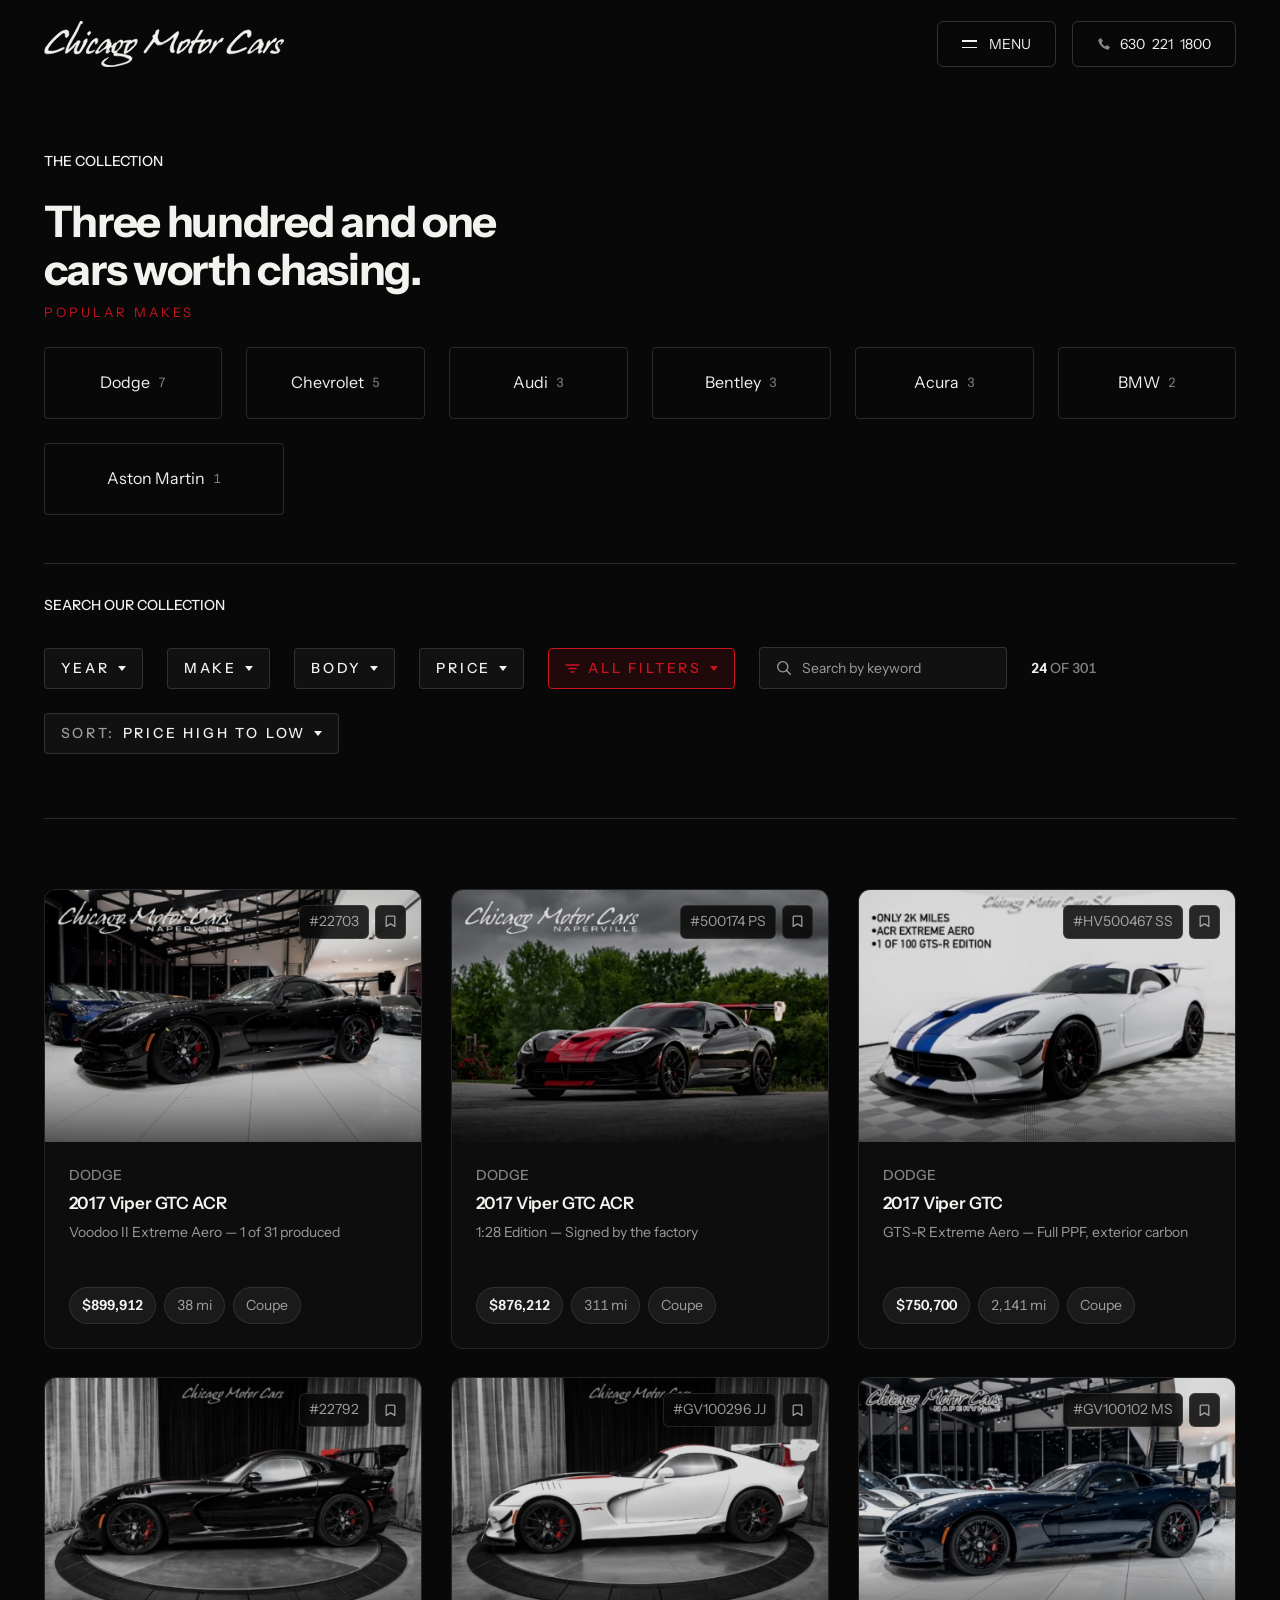
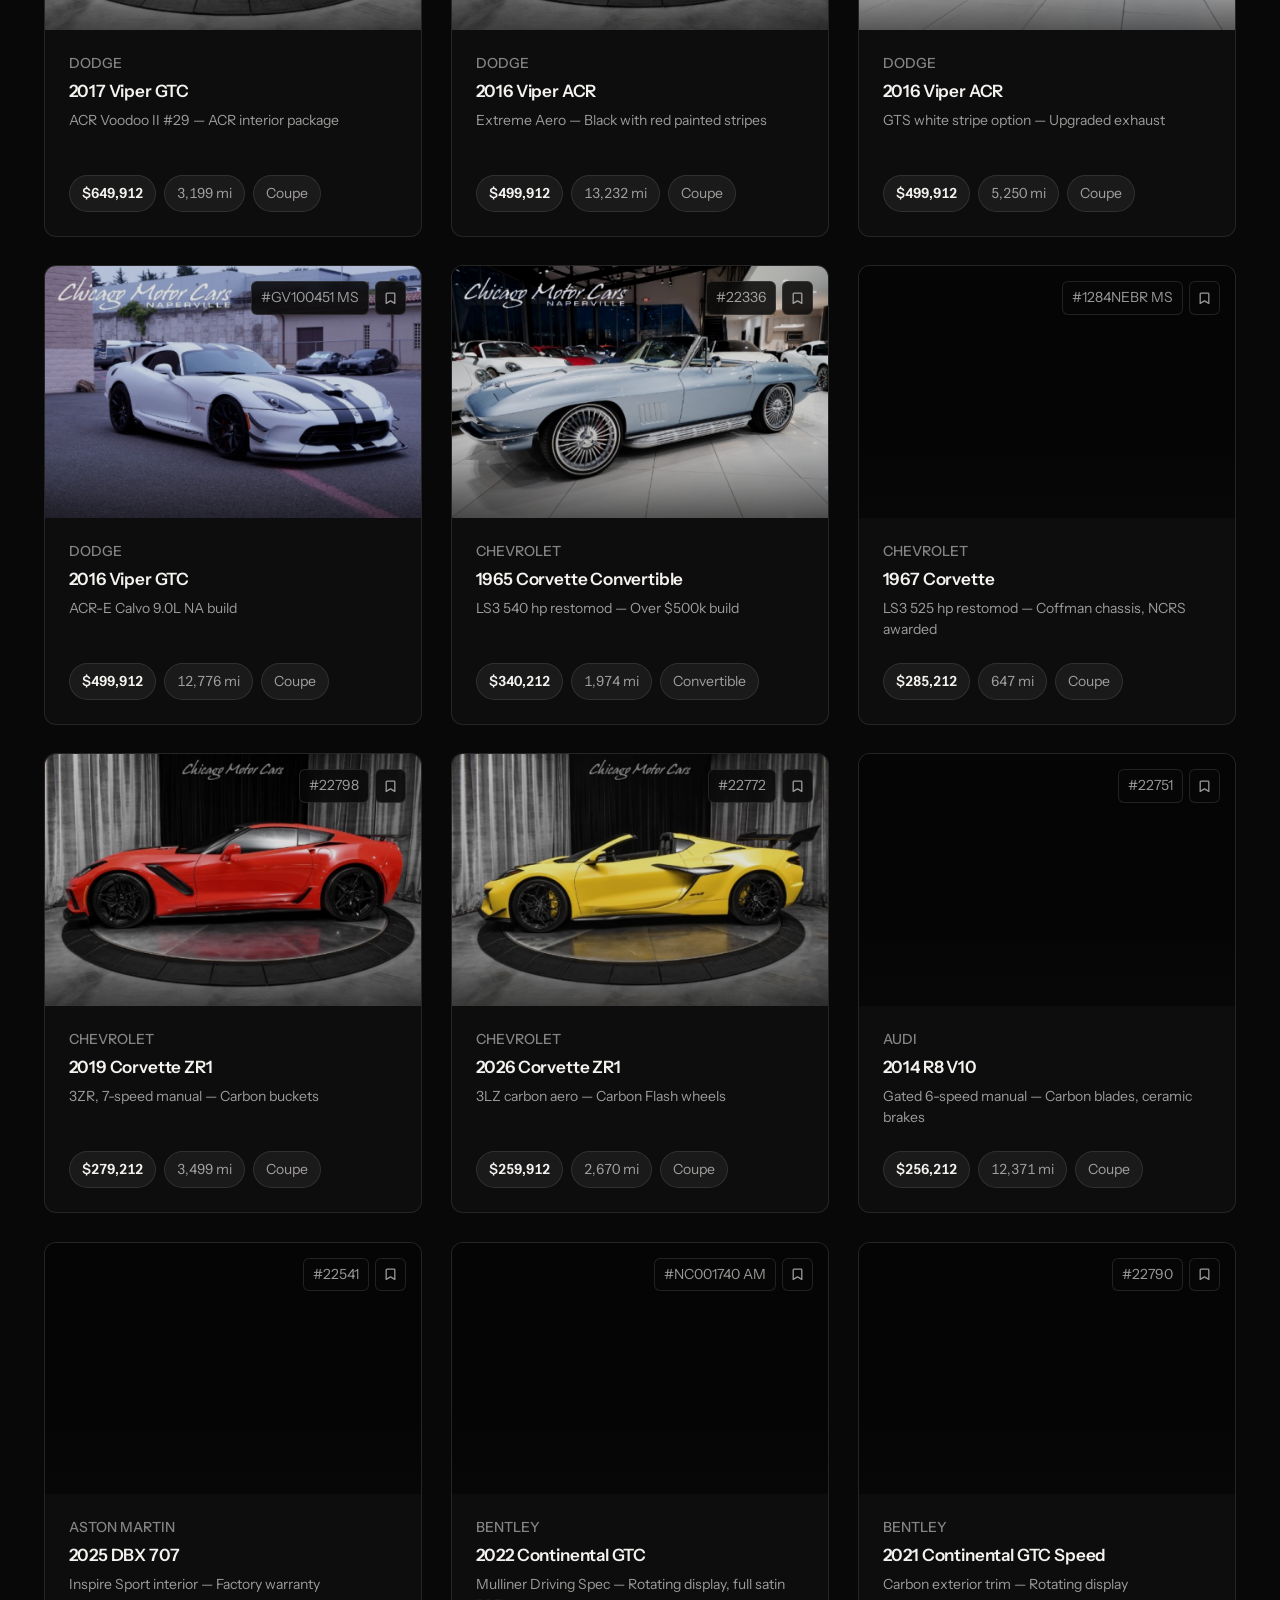
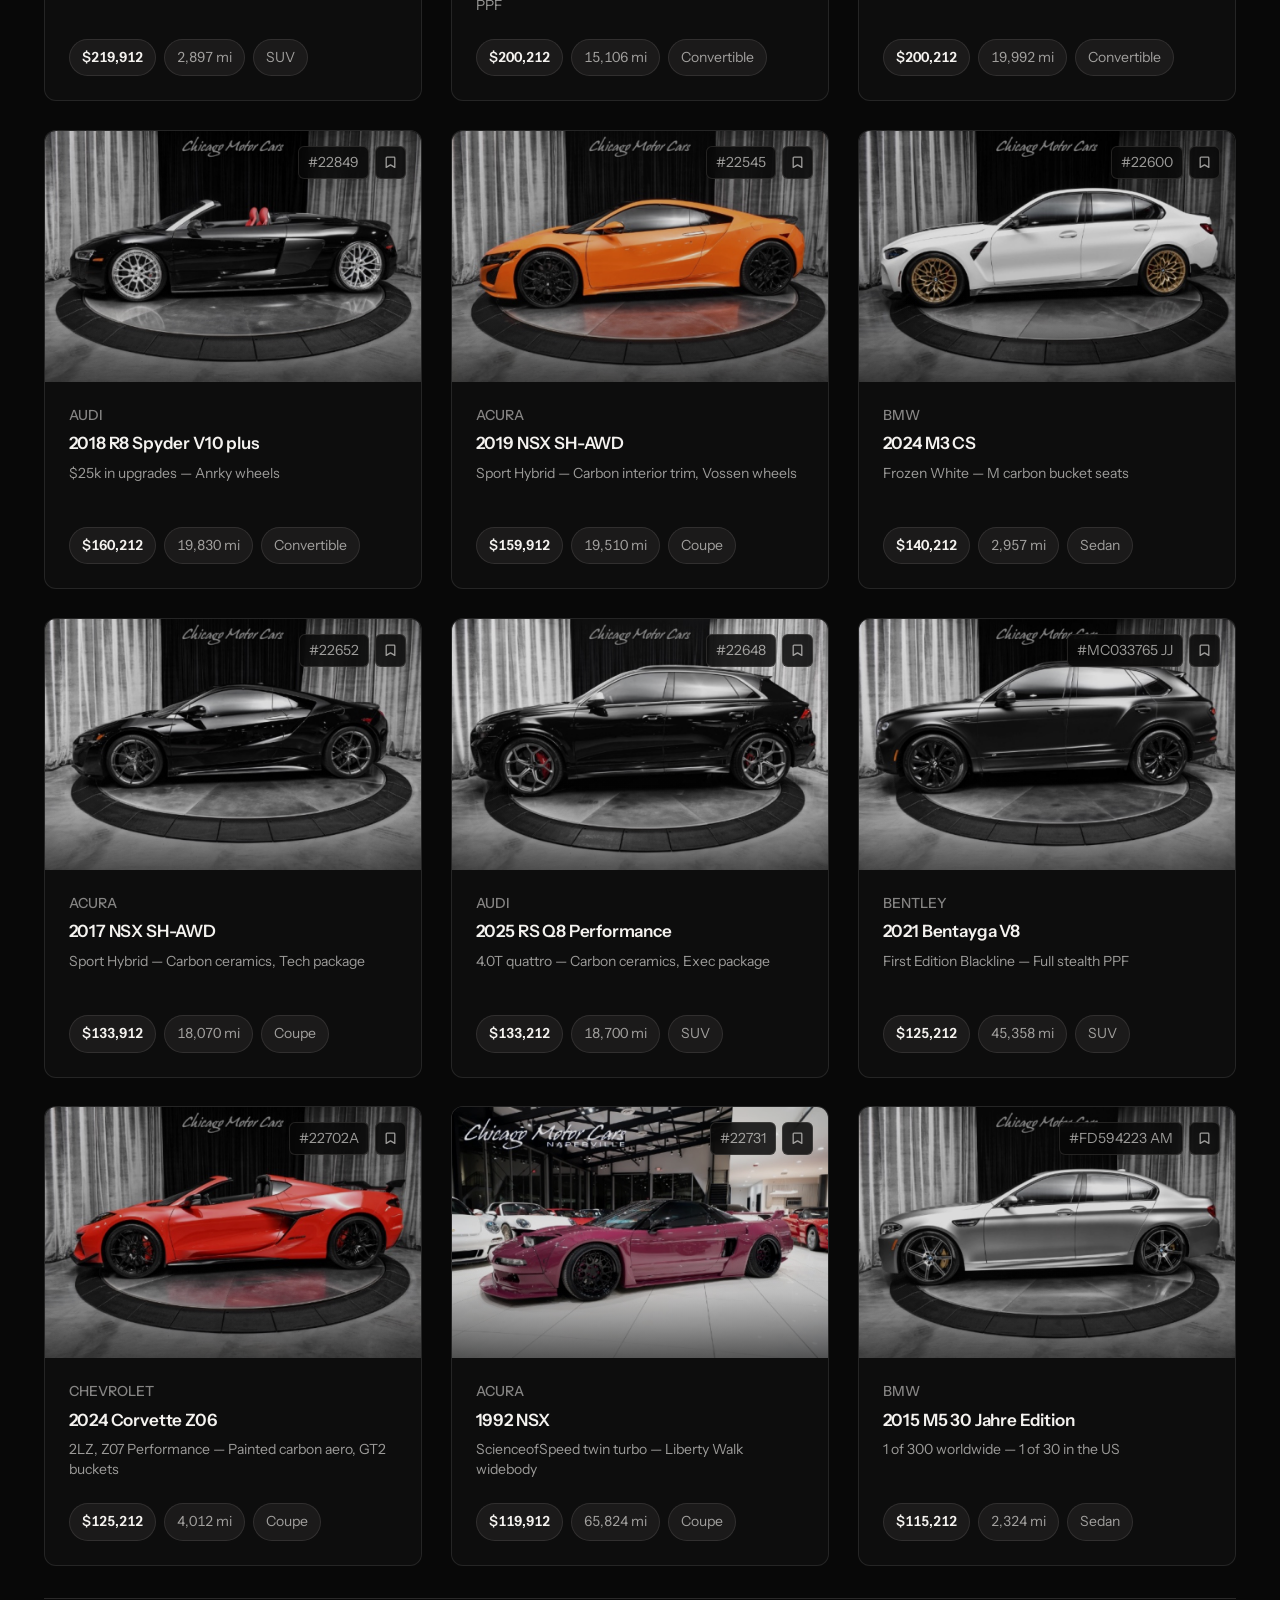
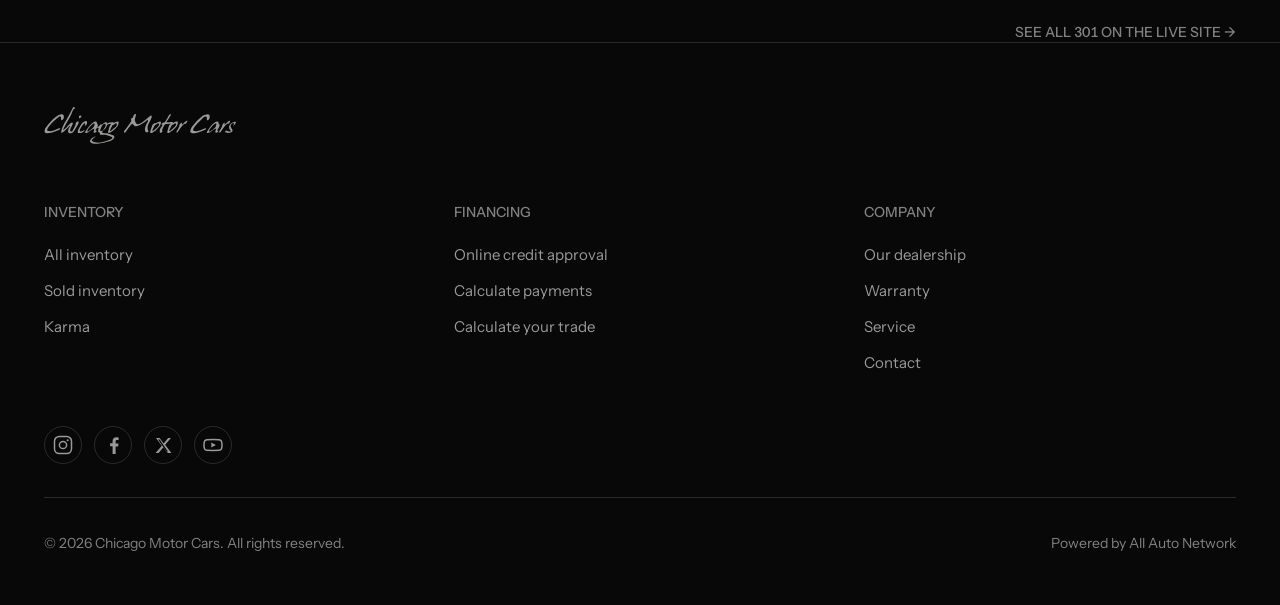
<file: srp.html>
<!DOCTYPE html>
<!-- ============================================================
     srp.html — THE SEARCH RESULTS PAGE
     ============================================================
     Built 2026-08-17 for the index_3 preview. Head, masthead and footer
     are COPIED FROM index_3.html at build time by the script in the
     session scratchpad, not retyped, so the three pages cannot drift.

     REAL INVENTORY. Every vehicle below is a live listing pulled from
     chicagomotorcars.com/used-cars-chicago-il on 2026-08-17: real year,
     make, model, trim, price, mileage, stock number and photograph, and
     every card that is not the demo VDP links to that vehicle's own page
     on the live site. Nothing here is invented — the point of a results
     page is that it is true, and a mock full of fictional cars proves
     nothing about how the real feed will look.

     Twenty-four of the collection. The count is theirs.

     NO NEW DESIGN SYSTEM. The buttons, pills, eyebrows, type scale,
     hairlines, reveal choreography and finder fields are all the
     homepage's, used as they are. See assets/css/inventory.css for what
     is genuinely new and why it is only two objects.
     ============================================================ -->
<html lang="en">
<head>
<meta charset="utf-8">
<meta name="robots" content="noindex, nofollow">
<meta name="viewport" content="width=device-width, initial-scale=1">
<title>Inventory — Chicago Motor Cars</title>
<meta name="description" content="Browse the Chicago Motor Cars collection: exotic, performance and collector vehicles, delivered nationwide from four showrooms.">

<link rel="preconnect" href="https://fonts.googleapis.com">
<link rel="preconnect" href="https://fonts.gstatic.com" crossorigin>
<!-- Instrument Serif is gone: nothing is set in it any more, and a face
     nothing uses is a request nothing needs. See tokens.css. -->
<link href="https://fonts.googleapis.com/css2?family=Instrument+Sans:ital,wght@0,400..700;1,400..700&family=Inter+Tight:wght@500;600;700&display=swap" rel="stylesheet">

<!-- The LCP here is the first row of the grid, not one frame. Three cards
     load eagerly and the rest are lazy; preloading one of twenty-four
     would just pick a winner among equals. -->

<!-- There was no icon at all, so every tab showed the browser's blank page
     glyph — the identity simply stopped existing at 16px. The script
     wordmark cannot go there (its hairlines are a quarter-pixel at header
     size, never mind a tab), so the tile is the CMC red carrying the "C"
     lifted out of the wordmark. Both elements are already the brand's. -->
<link rel="icon" href="assets/logos/favicon.svg" type="image/svg+xml">
<link rel="apple-touch-icon" href="assets/logos/favicon.svg">

<link rel="stylesheet" href="assets/css/tokens.css?v=50">
<link rel="stylesheet" href="assets/css/main.css?v=462">
<!-- Last, so it wins on equal specificity. index.html does not load
     it, which is what keeps the approved page out of reach. -->
<link rel="stylesheet" href="assets/css/v2.css?v=68">
<!-- Last again. srp.html and vdp.html load this; index_3.html does
     not, and index.html loads neither. -->
<link rel="stylesheet" href="assets/css/inventory.css?v=61">
<!-- Ported from the Vegas reference. Loads after inventory.css so the
     head it replaces cannot outrank it. -->
<link rel="stylesheet" href="assets/css/srp-head.css?v=6">
</head>
<body class="v2">

<span class="scroll-sentinel" aria-hidden="true"></span>

<!-- Navigation: eco.com's SHAPE, chicagomotorcars.com's TREE.

     The shape — wordmark alone far left, everything else in one frosted
     object top right, mono labels, a light pill closing the bar, and a
     panel that grows downward out of the bar.

     The tree is theirs, walked off the live <ul class="navbar-nav">
     rather than retyped from memory: six top-level items in their
     order, their labels, their hrefs, and their three levels. Nothing
     promoted, nothing folded, nothing renamed — Sell Us Your Car sits
     under Services because that is where they put it, and Warranty and
     Events stay top-level links with no children because that is what
     they are.

     Two things are NOT reproduced, both defects rather than structure:
     the same href printed twice in one menu (All Inventory / View All
     Inventory, and Boats on both levels), which is a duplicate link,
     not a choice. Each is kept once, in its first position.

     The eco rows carry a description line. These do not: their site
     has no such copy, and last pass I wrote it myself, which is how a
     nav ends up asserting things the business never said. Titles only,
     until there is real copy to put under them. -->
<!-- HREFS ARE THE LIVE SITE'S. The IA is the deliverable here, so the
     destinations are real and checkable rather than "#". -->
<!-- THE GLASS. A real refraction, not a frosted rectangle.

     feTurbulence makes a smooth low-frequency field and feDisplacementMap
     pushes the BACKDROP around by it, so whatever is behind the nav bends
     as it scrolls past. The type is content, not backdrop, so none of this
     touches the labels' legibility — only the picture under them moves.

     Verified in-browser before it was used: `backdrop-filter: url(#id)`
     parses in most engines and PAINTS in far fewer, so a striped probe was
     rendered and photographed first. It displaces in Chrome 151.

     baseFrequency is deliberately low. Higher and it stops reading as
     glass and starts reading as noise on a lens. -->
<svg width="0" height="0" style="position:absolute" aria-hidden="true" focusable="false">
  <filter id="nav-glass" x="-25%" y="-25%" width="150%" height="150%" color-interpolation-filters="sRGB">
    <feTurbulence type="fractalNoise" baseFrequency="0.006 0.011" numOctaves="2" seed="11" result="warp"/>
    <feGaussianBlur in="warp" stdDeviation="2.5" result="softWarp"/>
    <feDisplacementMap in="SourceGraphic" in2="softWarp" scale="16"
                       xChannelSelector="R" yChannelSelector="G"/>
  </filter>
</svg>

<header class="masthead">
  <div class="masthead__inner">

    <!-- One rail holding the whole navigation, wordmark included, with
         the call as a separate object beside it. That is the reference's
         structure, and it is also what makes the scrolled state calm:
         the rail keeps its box, so nothing slides when the contents
         change — see the crossfade in main.css. -->
    <div class="navbar">
      <a class="masthead__mark" href="index_3.html" aria-label="Chicago Motor Cars — home">
        <!-- The outlines are inline rather than <img src="cmc-wordmark.svg">
             because an <img> can be given neither of the two things this mark
             needed: colour it inherits, and a stroke. See main.css →
             .masthead__wm for the measurement behind both.

             They sit here rather than in a <symbol> + <use> sprite at the
             foot of the file simply because there is one consumer. A sprite
             buys reuse this page has no second use for, and it costs a layer
             of indirection between the header and the thing the header is.

             assets/logos/cmc-wordmark.svg stays the canonical source and
             holds the same 13 paths, with no stroke, so it is still the pure
             wordmark on its own. Regenerate from it; never retype. -->
        <svg class="masthead__wm" viewBox="0 0 1271 247" role="img" aria-hidden="true" focusable="false">
          <g id="cmc-wm">
          <path vector-effect="non-scaling-stroke" d="M342.645 95.7522C343.379 95.916 346.69 97.3987 347.583 97.7809C348.585 102.583 348.923 102.21 351.456 106.471C351.721 107.282 351.441 111.852 352.183 112.194C361.413 116.441 352.828 130.626 355.213 135.035C360.852 132.141 369.752 120.53 374.752 115.986C378.518 112.564 382.012 117.408 383.634 116.187C389.341 112.179 395.16 104.531 401.922 102.315C410.669 99.4497 415.646 99.7507 418.662 108.821C423.183 109.919 428.202 105.143 431.151 104.677C436.127 103.891 457.692 99.6465 460.808 102.439C460.465 103.904 460.217 104.717 460.257 106.245C461.201 106.485 486.311 91.4793 493.393 98.1843C493.975 99.7445 493.966 100.667 493.994 102.327C494.393 125.773 476.795 137.094 462.236 152.387C456.248 158.009 448.131 163.098 441.087 167.454C418.55 181.39 423.285 164.681 427.807 150.962C433.409 133.965 432.707 123.483 446.319 110.818C441.162 111.937 425.4 112.911 422.58 114.455C417.083 117.465 412.947 134.264 407.409 140.863C400.451 149.154 394.392 152.207 387.399 160.053C387.202 162.803 385.121 166.61 385.171 168.455C385.199 169.471 385.397 169.902 386.306 170.373C391.078 172.848 407.063 173.648 413.023 174.551C419.421 175.52 426.247 176.854 432.573 178.244C438.677 179.584 444.809 182.582 450.742 184.662C453.95 185.787 459.086 186.826 461.502 189.188C463.89 191.522 465.821 195.541 465.834 198.906C465.853 203.872 462.112 208.477 458.766 211.817C455.654 214.923 452.189 217.543 448.275 219.553C427.039 230.457 367.845 243.183 344.199 243.195C334.013 243.333 297.301 239.929 305.79 219.701C307.046 216.708 318.414 203.674 320.919 203.267C330.119 201.776 333.577 195.404 341.325 193.138C335.966 202.14 316.505 214.323 316.028 217.566C313.032 237.919 363.808 237.214 373.939 234.914C386.463 232.071 388.555 230.628 395.908 229.483C407.686 227.648 449.726 214.905 452.862 204.98C451.982 199.319 441.907 196.569 437.322 194.465C422.443 187.636 410.149 183.845 393.602 184.428C388.212 184.618 381.205 184.424 375.746 183.99C365.183 181.923 369.943 176.697 371.11 171.423C370.076 168.918 366.327 170.501 365.619 169.778C363.578 167.697 361.74 166.129 359.406 164.37C358.841 160.628 358.765 158.224 358.856 154.49C358.95 150.613 362.237 142.02 361.166 139.299C358.699 138.633 354.502 137.296 352.142 137.437C348.228 139.586 340.117 153.327 341.28 157.962C344.082 158.657 345.469 156.211 348.314 156.869C352.57 163.42 335.087 173.709 328.811 170.028C326.667 164.825 332.74 149.331 334.472 142.487C329.482 144.959 323.899 146.949 318.798 149.249C310.425 153.023 282.365 180.203 273.136 170.912C271.886 168.995 272.418 166.59 272.658 164.296C290.485 140.565 305.084 111.787 332.939 97.7927C334.968 96.7737 340.225 96.119 342.645 95.7522ZM293.29 161.943C295.32 159.223 298.941 158.239 301.981 155.943C321.396 141.278 331.066 137.384 335.388 112.79C333.313 108.493 332.967 108.737 328.097 109.323C317.83 113.119 285.391 150.496 286.311 160.82C288.302 162.725 290.603 162.149 293.29 161.943ZM380.329 159.191C396.458 155.723 422.181 107.22 399.465 110.449C384.204 115.813 379.544 131.601 374.514 145.258C373.396 148.292 370.823 155.161 371.858 158.28C373.335 159.573 374.596 159.689 376.543 159.562C377.808 159.47 379.07 159.347 380.329 159.191ZM465.072 116.107C457.824 118.322 453.959 118.496 450.355 126.465C447.879 131.938 436.593 154.237 436.394 158.216C438.669 159.658 444.057 157.219 446.587 156.355C457.147 147.706 463.046 138.866 475.825 131.244C480.143 121.379 483.088 120.115 482.755 109.328C478.712 109.178 474.795 108.965 470.752 109.279C467.972 111.57 467.073 113.127 465.072 116.107Z"/>
          <path vector-effect="non-scaling-stroke" d="M603.637 45.9087C605.277 45.7242 606.639 46.2817 608.21 46.7772C608.541 47.111 608.927 47.4981 609.365 47.9386C608.212 58.027 601.69 76.3342 601.123 85.6277C600.786 91.1449 607.905 105.14 609.686 109.029C621.054 115.096 618.155 117.412 632.545 110.942C652.418 102.023 668.091 87.6552 684.558 73.84C689.813 69.4281 705.387 54.27 711.623 55.8534C719.806 65.2192 697.619 99.7421 693.046 109.461C687.276 121.131 685.774 128.499 685.917 141.231C686.066 154.676 688.039 150.73 691.861 161.361L688.225 166.734C684.577 166.937 674.879 167.686 672.968 165.367C660.205 149.878 677.013 113.981 684.167 103.422C685.756 99.2791 690.781 88.4602 687.785 84.6925C673.415 92.9868 662.557 105.124 645.866 113.064C625.236 122.875 625.59 127.989 600.912 126.781C594.022 121.624 591.71 116.439 585.707 110.702C583.054 108.166 578.984 114.494 577.437 116.528C564.608 133.387 550.712 149.363 539.724 167.565C532.702 173.759 525.785 165.575 531.109 158.534C547.382 137.011 563.036 116.504 577.814 93.9072C577.141 83.6933 571.972 72.8247 587.086 72.4486C592.426 62.2788 590.398 49.7198 603.637 45.9087Z"/>
          <path vector-effect="non-scaling-stroke" d="M839.263 47.8657C840.2 47.6619 840.548 47.8207 841.46 48.0844C842.725 53.4018 813.856 93.4963 809.674 101.193C819.018 102.308 832.724 100.033 842.273 99.335C844.959 99.1388 850.432 98.2638 852.771 98.5946C853.937 101.651 850.196 104.173 851.331 106.969C856.065 106.942 871.775 92.7305 885.066 97.565C890.265 104.169 880.406 126.447 874.809 131.887C866.148 140.306 858.045 149.651 848.998 157.715C847.23 159.297 842.322 160.141 840.368 161.944C835.292 165.901 822.983 176.601 816.455 170.795C813.88 165.311 822.393 142.665 824.192 134.33C825.787 129.936 829.293 121.669 831.148 117.246C831.992 116.676 832.817 116.085 833.63 115.475C835.646 113.961 837.055 112.796 837.396 110.35C835.919 109.459 807.899 112.623 804.431 113.193C797.227 119.635 790.229 131.657 786.351 140.71C785.798 141.563 783.894 149.23 783.621 149.486C777.385 155.341 785.215 158.143 784.235 163.262C782.646 166.452 774.388 169.793 770.864 171.507C769.437 169.765 767.873 168.269 766.273 166.691C764.976 143.93 775.815 138.854 785.029 119.58C784.638 117.312 781.157 119.084 778.98 116.515C776.188 106.36 792.586 103.687 799.163 101.806C801.887 95.3774 808.284 88.6296 811.374 82.8002C816.877 72.4144 823.194 61.2674 828.492 50.8829C832.6 49.9619 835.274 49.2093 839.263 47.8657ZM856.891 116.207C853.155 117.309 849.47 118.259 846.039 120.118C842.8 125.572 828.256 153.676 828.548 158.532C830.794 159.519 836.558 157.016 838.922 156.114C845.083 150.862 850.86 144.45 857.288 139.356C867.128 131.549 876.286 122.945 874.878 109.275C871.018 109.168 866.824 108.954 863.008 109.309C860.669 111.179 858.752 113.841 856.891 116.207Z"/>
          <path vector-effect="non-scaling-stroke" d="M1081.06 47.2774C1086.16 47.2574 1087.87 48.322 1092.36 50.5011C1093.84 53.1122 1094.84 54.3995 1096.66 56.728C1096.78 62.8156 1096.85 68.9037 1096.87 74.9924C1092.11 81.4498 1085.84 93.6583 1078.26 83.689C1078 78.1228 1078.37 71.9515 1078.12 65.9192C1075.45 64.5359 1070.2 62.1094 1067.31 63.2457C1054.22 68.3719 1041.22 84.4957 1030.53 93.9084C1026.97 98.0454 1020.67 101.465 1017.5 105.822C1007.55 119.493 987.187 136.806 987.317 154.54C988.397 160.431 998.671 159.352 1002.13 159.887C1026.62 163.675 1046.71 145.879 1068.28 140.815L1070 140.357C1071.87 140.824 1072.36 140.925 1073.93 142.047L1074.14 143.516C1071 151.178 1050.26 157.217 1043.2 160.388C1023.82 169.096 1003.88 173.359 982.682 173.93C980.281 173.994 975.752 172.128 973.444 171.247C971.923 169.235 970.385 167.239 968.827 165.257C968.48 158.417 969.795 152.087 972.407 145.759C982.558 121.167 1036.04 66.7732 1059.12 53.7328C1065.72 49.9999 1074.01 50.2079 1081.06 47.2774Z"/>
          <path vector-effect="non-scaling-stroke" d="M115.096 47.3053C120.397 47.2448 121.913 48.2396 126.593 50.5256C127.914 52.9448 129.234 54.6446 130.868 56.8313C130.99 62.7268 130.894 68.9664 130.902 74.8919C127.804 79.4086 121.841 89.5884 115.534 87.2475C111.259 82.7773 112.451 72.2568 112.263 65.9086C106.446 62.8187 102.191 61.5238 96.4353 65.5704C85.0412 73.5824 75.6841 84.0048 65.3727 93.3108C60.746 97.4855 55.807 101.622 51.464 106.109C43.5428 116.513 31.753 127.96 25.6673 139.386C13.8971 161.486 26.2113 158.988 40.9632 159.853C63.9667 161.202 80.242 147.391 100.048 141.49C102.841 140.577 106.351 139.944 108.594 142.235C108.617 147.421 94.0391 153.974 89.3844 156.005C65.6079 166.377 42.3477 173.396 16.2236 174.134C15.1307 174.165 8.90197 171.583 7.51493 171.021C6.77479 169.738 4.84241 167.27 3.88791 165.978C3.01986 155.455 5.06218 152.156 7.40902 142.159C12.2995 137.171 20.4568 124.126 26.1799 117.138C45.3774 93.6961 67.8297 70.1604 93.611 53.8956C98.0243 51.1115 108.524 49.9436 115.096 47.3053Z"/>
          <path vector-effect="non-scaling-stroke" d="M1148.65 95.6486C1150.26 95.8174 1152.5 97.2143 1154.01 98.0317C1155.41 102.502 1155.76 106.314 1156.32 110.918C1158.28 113.191 1160.14 111.205 1161.15 114.789C1165.18 129.029 1156.8 137.543 1149.78 148.687C1148.58 150.589 1146.42 155.12 1147.07 157.433C1150.11 158.951 1151.92 156.008 1155.46 157.623C1155.43 157.865 1155.39 158.105 1155.34 158.344C1154.54 161.952 1149.56 166.754 1146.33 168.566C1125.69 180.132 1138.18 151.193 1140.56 142.503C1136.46 144.444 1118.73 151.009 1117.49 153.717C1115.69 156.147 1098.07 168.416 1094.93 169.618C1080.11 175.125 1072.36 173.216 1083.32 157.283C1094.91 140.446 1104.35 125.634 1119.64 111.729C1131.13 101.277 1132.95 98.5362 1148.65 95.6486ZM1098.66 161.923C1101.64 159.373 1103.32 158.907 1106.59 156.671C1117.37 149.244 1129.48 141.192 1136.69 130.008C1137.64 128.529 1139.06 122.406 1139.53 120.53C1140.48 116.829 1143.13 114.533 1141.27 110.907C1138.98 108.63 1137.24 108.874 1134.18 109.283C1124.11 112.886 1090.34 151.325 1092.19 161.238C1093.98 162.511 1096.39 162.182 1098.66 161.923Z"/>
          <path vector-effect="non-scaling-stroke" d="M765.205 97.0542C767.11 96.5267 770.914 96.4833 772.533 97.7543C773.253 98.7199 773.755 99.5931 773.811 100.814C775.065 127.345 750.885 140.761 736.416 158.177C724.733 162.215 721.686 168.918 711.803 172.155C710.016 172.376 707.428 172.878 705.679 172.28C705.064 172.071 704.382 171.607 704.09 171.031C700.479 163.968 715.209 126.87 718.355 117.435C722.654 114.779 723.982 113.173 726.687 109.111C732.253 107.287 734.127 107.155 739.984 107.496C748.838 101.258 753.832 98.1961 765.205 97.0542ZM744.339 116.52C738.799 117.766 738.811 117.722 733.835 120.101C730.181 125.872 716.22 152.847 716.189 158.388C717.945 159.261 720.123 158.362 722.046 157.714C723.442 157.241 724.826 156.756 726.21 156.26C731.229 151.449 736.336 146.734 741.535 142.118C751.928 132.867 763.89 125.212 761.954 109.232C758.225 109.16 753.752 108.957 750.11 109.352C747.727 110.979 745.971 114.071 744.339 116.52Z"/>
          <path vector-effect="non-scaling-stroke" d="M268.502 156.513C256.348 167.04 246.178 174.576 228.56 172.572C220.142 171.614 224.442 153.664 227.032 148.909C235.669 134.238 248.383 107.888 263.368 98.5102C286.097 84.286 287.298 95.0981 283.043 114.299C280.106 117.068 278.192 122.071 273.691 123.645C269.317 121.382 275.643 109.724 269.267 106.965C260.556 107.265 238.832 143.123 236.732 151.577C232.105 170.195 259.635 157.785 265.445 154.585C267.418 155.344 267.46 155.006 268.502 156.513Z"/>
          <path vector-effect="non-scaling-stroke" d="M943.643 90.5454C944.927 90.4777 949.761 90.8805 950.561 91.8077C948.594 99.0253 944.567 105.416 939.411 110.734C936.911 110.644 933.654 110.77 931.091 110.799C929.23 112.186 919.451 119.366 918.341 120.769C910.877 130.055 903.816 139.48 897.109 149.312C893.69 154.317 885.401 169.269 880.282 170.47C878.327 170.149 878.96 170.52 877.738 169.013C876.931 166.341 877.409 164.318 877.806 161.59C878.997 156.438 884.47 151.634 887.442 146.167C893.814 134.44 896.507 125.891 899.646 113.017C903.623 109.866 908.227 101.138 913.607 104.217C916.181 109.166 910.324 115.462 913.272 117.439C918.403 115.59 927.554 102.66 931.836 98.7932C934.888 96.034 939.97 93.4895 943.643 90.5454Z"/>
          <path vector-effect="non-scaling-stroke" d="M1227.4 90.5137C1228.91 90.497 1229.5 90.4305 1230.89 91.1331C1235.28 96.8172 1226.29 107.049 1222.33 110.842C1219.78 110.706 1216.71 110.77 1214.12 110.76C1211.67 112.796 1203.45 118.476 1201.43 120.852C1192.01 131.904 1182.82 145.605 1174.84 157.674C1171.79 162.307 1166.52 172.407 1161.25 169.544C1159.51 166.544 1160.79 162.854 1161.59 159.616C1166.83 150.751 1173.44 142.575 1177.23 132.728C1177.8 131.256 1179.13 128.958 1179.19 127.426C1179.46 120.573 1186.94 101.569 1195.77 104.058C1198.52 108.574 1195.24 112.083 1195.7 117.331C1200.03 117.39 1212.03 101.259 1216.25 97.9498C1220.39 94.7022 1222.86 93.222 1227.4 90.5137Z"/>
          <path vector-effect="non-scaling-stroke" d="M241.37 55.9161C241.545 55.9123 241.721 55.9143 241.898 55.922C244.062 56.0171 245.267 56.3558 246.582 57.7461C247.309 60.0686 247.01 62.697 246.885 65.1416C242.62 69.3989 242.689 72.4101 236.512 75.0743C234.548 75.4734 235.285 75.5385 233.462 74.9415C230.887 72.1314 231.273 66.8762 231.14 62.9651C234.481 58.099 235.875 57.1347 241.37 55.9161Z"/>
          <path vector-effect="non-scaling-stroke" d="M193.829 0H200.489C202.398 5.27974 205.353 8.78451 202.409 14.624C200.144 15.0994 200.916 13.3065 197.705 12.3146C195.853 13.3189 184.019 38.6235 183.363 41.5685C179.899 57.1183 124.821 142.828 128.425 151.281L129.664 151.514C133.274 150.566 150.415 134.968 152.932 131.302C160.47 120.327 169.648 114.216 178.537 104.866C181.304 104.843 189.427 104.396 191.54 105.876C194.697 114.862 151.641 167.962 186.117 161.864C193.554 147.209 205.034 130.834 209.356 114.825C209.872 112.917 209.757 107.739 209.722 105.594C213.159 102.649 216.528 99.6273 219.827 96.5311C222.464 96.2375 225.862 95.2651 228.492 94.601C228.712 98.5437 229.342 105.746 227.79 109.324C220.707 125.632 209.979 140.514 200.976 155.851C197.674 161.476 193.378 165.975 188.761 170.49C177.287 172.648 179.952 174.754 167.28 174.16C164.888 172.453 161.845 169.68 159.547 167.691C158.757 154.481 160.548 145.943 167.786 134.651C169.525 131.937 172.366 125.771 171.716 122.529C169.63 122.492 157.065 138.974 154.485 141.389C148.723 146.846 142.499 151.754 136.83 157.327C131.849 162.225 120.604 173.496 113.103 170.197C112.565 168.73 113.1 168.293 113.318 166.923C120.051 124.707 146.606 90.0272 166.236 53.1037C174.368 37.5873 182.069 21.8347 189.749 6.09131C190.625 4.29554 192.624 2.1927 193.829 0Z"/>
          <path vector-effect="non-scaling-stroke" d="M1206.85 155.785C1211.95 158.083 1232.46 165.79 1236.25 161.715C1236.79 159.29 1235.07 154.459 1233.46 152.722C1212.75 130.315 1234.81 103.58 1259.3 98.5536C1264.3 97.5259 1266.11 98.1483 1270.7 100.804V106.582C1266.61 109.614 1258.62 124.01 1252.88 124.512C1252.41 121.045 1259.42 115.146 1258.24 109.909C1252.56 105.73 1242.51 111.199 1238.44 115.774C1238.03 118.517 1235.2 128.101 1235.61 129.776C1237.14 135.932 1242.83 142.728 1245.58 148.59C1247.14 151.904 1248.08 154.604 1249.89 157.889C1243.63 165.045 1241.2 169.633 1231.01 171.249C1224.75 172.243 1198.51 173.251 1197.37 164.709C1198.67 162.665 1204.24 158.495 1206.85 155.785Z"/>
        </g>
          </svg>
      </a>

      <nav class="navbar__groups" aria-label="Primary">

        <div class="navmenu">
          <button class="navmenu__trigger" type="button" aria-expanded="false" aria-controls="nav-inventory">
            Inventory
            <svg class="navmenu__chev" width="9" height="6" viewBox="0 0 9 6" fill="none" aria-hidden="true"><path d="m1 1 3.5 3.5L8 1" stroke="currentColor" stroke-width="1.3"/></svg>
          </button>
          <!-- Their third level is "View Inventory", which is dropped as a
               heading: you are already inside Inventory, so it names the
               menu you are standing in. That is CMS structure showing
               through, not information. The twelve body types keep their
               own column; the siblings keep theirs. -->
          <div class="navmenu__panel navmenu__panel--mega" id="nav-inventory" hidden>
            <div class="navmenu__group navmenu__group--wide">
              <ul class="navmenu__list navmenu__list--2">
                <li><a href="srp.html">All Inventory</a></li>
                <li><a href="srp.html">Convertibles</a></li>
                <li><a href="srp.html">Coupes</a></li>
                <li><a href="srp.html">Hatchbacks</a></li>
                <li><a href="srp.html">Sedans</a></li>
                <li><a href="srp.html">SUVs</a></li>
                <li><a href="srp.html">Wagons</a></li>
                <li><a href="srp.html">Pickup Trucks</a></li>
                <li><a href="srp.html">Sprinter Van</a></li>
                <li><a href="srp.html">Motorcycles</a></li>
                <li><a href="index_3.html">Boats</a></li>
                <li><a href="srp.html">Sold Inventory</a></li>
              </ul>
            </div>
            <!-- The eight siblings, in their order, unlabelled — the site
                 gives them no heading and inventing one is how "Showrooms"
                 nearly ended up here as my copy rather than theirs. -->
            <div class="navmenu__group">
              <ul class="navmenu__list">
                <li><a href="srp.html">West Chicago</a></li>
                <li><a href="srp.html">Naperville</a></li>
                <li><a href="srp.html">South Carolina</a></li>
                <li><a href="srp.html">Kansas</a></li>
                <li><a href="srp.html">Karma</a></li>
                <li><a href="index_3.html">Schedule Test Drive</a></li>
              </ul>
            </div>
          </div>
        </div>

        <!-- LOCATIONS, after Inventory. Built from the same .navmenu
             primitive as Financing and Services — trigger, panel, list —
             so it inherits the open/close, the focus handling and the
             escape key without a line of new script.

             The four rows point at CMC's per-location INVENTORY pages,
             because those are the only per-location pages the site has:
             there is no West Chicago page with hours and directions on
             it. Worth building; not something to invent here. Contact us
             closes the list, since that is where an address question
             currently has to go. -->
        <div class="navmenu">
          <button class="navmenu__trigger" type="button" aria-expanded="false" aria-controls="nav-locations">
            Locations
            <svg class="navmenu__chev" width="9" height="6" viewBox="0 0 9 6" fill="none" aria-hidden="true"><path d="m1 1 3.5 3.5L8 1" stroke="currentColor" stroke-width="1.3"/></svg>
          </button>
          <div class="navmenu__panel" id="nav-locations" hidden>
            <div class="navmenu__group">
              <ul class="navmenu__list">
                <li><a href="locations.html">All locations</a></li>
                <li><a href="srp.html">West Chicago, IL</a></li>
                <li><a href="srp.html">Naperville, IL</a></li>
                <li><a href="srp.html">Rock Hill, SC</a></li>
                <li><a href="srp.html">Tonganoxie, KS</a></li>
                <!-- SIMULATED — see the Locations register. It points at
                     Contact Us because that is where a question about a
                     showroom that has not opened has to go. -->
                <li><a href="index_3.html">Newport Beach, CA <span class="navmenu__soon">Soon</span></a></li>
                <li><a href="index_3.html">Contact Us</a></li>
              </ul>
            </div>
          </div>
        </div>

        <div class="navmenu">
          <button class="navmenu__trigger" type="button" aria-expanded="false" aria-controls="nav-financing">
            Financing
            <svg class="navmenu__chev" width="9" height="6" viewBox="0 0 9 6" fill="none" aria-hidden="true"><path d="m1 1 3.5 3.5L8 1" stroke="currentColor" stroke-width="1.3"/></svg>
          </button>
          <div class="navmenu__panel" id="nav-financing" hidden>
            <div class="navmenu__group">
              <ul class="navmenu__list">
                <li><a href="financing.html">Online Credit Approval</a></li>
                <li><a href="financing.html">Trucks &amp; Equipment Online Credit Approval</a></li>
                <li><a href="financing.html">Calculate Your Trade</a></li>
                <li><a href="financing.html">Calculate Payments</a></li>
                <li><a href="financing.html">Purchase with BitPay</a></li>
              </ul>
            </div>
          </div>
        </div>

        <a class="navbar__link" href="index_3.html">Warranty</a>

        <div class="navmenu">
          <button class="navmenu__trigger" type="button" aria-expanded="false" aria-controls="nav-services">
            Services
            <svg class="navmenu__chev" width="9" height="6" viewBox="0 0 9 6" fill="none" aria-hidden="true"><path d="m1 1 3.5 3.5L8 1" stroke="currentColor" stroke-width="1.3"/></svg>
          </button>
          <div class="navmenu__panel" id="nav-services" hidden>
            <div class="navmenu__group">
              <ul class="navmenu__list">
                <li><a href="index_3.html">Our Services</a></li>
                <li><a href="index_3.html">Schedule Appointment</a></li>
                <li><a href="index_3.html">Sell Us Your Car</a></li>
              </ul>
            </div>
          </div>
        </div>

        <div class="navmenu">
          <button class="navmenu__trigger" type="button" aria-expanded="false" aria-controls="nav-about">
            About Us
            <svg class="navmenu__chev" width="9" height="6" viewBox="0 0 9 6" fill="none" aria-hidden="true"><path d="m1 1 3.5 3.5L8 1" stroke="currentColor" stroke-width="1.3"/></svg>
          </button>
          <div class="navmenu__panel" id="nav-about" hidden>
            <div class="navmenu__group">
              <ul class="navmenu__list">
                <li><a href="index_3.html">Review Us</a></li>
                <li><a href="index_3.html">Contact Us</a></li>
                <li><a href="our-dealership.html">Our Dealership</a></li>
                <li><a href="team.html">Our Team</a></li>
                <li><a href="videos.html">Our Videos</a></li>
                <li><a href="index_3.html">Testimonials</a></li>
              </ul>
            </div>
          </div>
        </div>

        <a class="navbar__link" href="events.html">Events</a>

      </nav>

      <!-- Also in their header, and easy to miss: a saved-vehicles counter.
           It stays, quiet, because a count nobody has filled yet should
           not outrank the call. -->
      <!-- Glyph + count while the rail is packed, full label everywhere
           else. This is where the bigger wordmark's width came from —
           main.css said so before it was needed: "the width has to come
           from the CONTENT — dropping My Garage to its glyph frees
           100px". The label is only ever visually hidden, never removed,
           so the control keeps its name for a screen reader. -->
      <a class="navbar__garage" href="index_3.html">
        <svg class="navbar__garage-icon" width="15" height="15" viewBox="0 0 15 15" fill="none" aria-hidden="true">
          <path d="M4 2.2h7a.8.8 0 0 1 .8.8v9.4L7.5 9.9l-4.3 2.5V3a.8.8 0 0 1 .8-.8Z" stroke="currentColor" stroke-width="1.3" stroke-linejoin="round"/>
        </svg>
        <span class="navbar__garage-label">My Garage</span>
        <span class="navbar__count">0</span>
      </a>

      <!-- Absolutely positioned at the rail's trailing edge so it can
           fade in exactly where the groups fade out, and take no space
           while it is invisible. -->
      <button class="menu-toggle" type="button"
              aria-expanded="false" aria-controls="site-menu">
        <span class="menu-toggle__bars" aria-hidden="true"><i></i><i></i></span>
        <span class="menu-toggle__label"></span>
      </button>
    </div>

    <!-- Outside the rail, and deliberately: on a $1.2M car the conversion
         is a call, so it is the one thing that is never inside a
         container that can collapse. It does not move on scroll. -->
    <a class="navbar__cta" href="tel:+16302211800">
        <svg class="navbar__cta-icon" width="15" height="15" viewBox="0 0 15 15" fill="none" aria-hidden="true">
          <path d="M4.2 1.6 5.9 4 4.6 5.7c.7 1.7 2 3 3.7 3.7L10 8.1l2.4 1.7c.4.3.5.8.2 1.2l-1 1.3c-.3.4-.8.5-1.2.4C5.9 11.6 2.4 8.1 1.3 3.6c-.1-.4 0-.9.4-1.2l1.3-1c.4-.3.9-.2 1.2.2Z" fill="currentColor"/>
        </svg>
      <span class="navbar__cta-text">630&#160;221&#160;1800</span>
      <span class="u-visually-hidden">Call Chicago Motor Cars</span>
    </a>
  </div>
</header>


<!-- READ POSITION, along the bottom edge of the screen.

     It started as a hairline under the masthead, doing two jobs at once
     — separating the bar and reporting position. Moved down here it is
     only doing the second, which is the honest arrangement: the bar no
     longer needs a rule under it now that the nav items carry their own
     ground, and a progress line reads better against the edge you are
     scrolling toward than the one you are scrolling away from.

     Outside <header> because it is no longer part of it. It appears only
     after the hero has gone, so it never lies across the claim's air.

     A persistent layer, and counted as one: 3px on the extreme edge,
     below the menu's z-index so an open panel covers it rather than
     having a red line float over a full-screen overlay. -->
<div class="readbar" aria-hidden="true"><i class="readbar__fill"></i></div>

<!-- Ships hidden; the toggle only becomes real once the script confirms
     it can open. Without JS the nav row above stays on the page, so no
     route is ever trapped behind a script. -->
<div class="menu" id="site-menu" hidden>
  <div class="menu__inner shell">
    <!-- Every group and every row the desktop bar has. Content parity is
         an invariant: neither a phone nor a scrolled desktop is offered
         a shorter site.

         It mirrors the bar exactly: four headed groups, then the two
         top-level entries that have no children, unheaded. A heading
         reading "Warranty" over a single link reading "Warranty" is the
         same defect as "View Inventory" inside Inventory — a label that
         names itself. -->
    <nav class="menu__nav" aria-label="Primary">
      <section class="menu__group menu__group--wide">
        <p class="micro menu__label">Inventory</p>
        <a href="srp.html">All Inventory</a>
        <a href="srp.html">Convertibles</a>
        <a href="srp.html">Coupes</a>
        <a href="srp.html">Hatchbacks</a>
        <a href="srp.html">Sedans</a>
        <a href="srp.html">SUVs</a>
        <a href="srp.html">Wagons</a>
        <a href="srp.html">Pickup Trucks</a>
        <a href="srp.html">Sprinter Van</a>
        <a href="srp.html">Motorcycles</a>
        <a href="index_3.html">Boats</a>
        <a href="srp.html">Sold Inventory</a>
        <a href="srp.html">West Chicago</a>
        <a href="srp.html">Naperville</a>
        <a href="srp.html">South Carolina</a>
        <a href="srp.html">Kansas</a>
        <a href="srp.html">Karma</a>
        <a href="index_3.html">Schedule Test Drive</a>
      </section>
      <section class="menu__group">
        <p class="micro menu__label">Locations</p>
        <a href="locations.html">All locations</a>
        <a href="srp.html">West Chicago, IL</a>
        <a href="srp.html">Naperville, IL</a>
        <a href="srp.html">Rock Hill, SC</a>
        <a href="srp.html">Tonganoxie, KS</a>
        <a href="index_3.html">Newport Beach, CA <span class="navmenu__soon">Soon</span></a>
        <a href="index_3.html">Contact Us</a>
      </section>

      <section class="menu__group">
        <p class="micro menu__label">Financing</p>
        <a href="financing.html">Online Credit Approval</a>
        <a href="financing.html">Trucks &amp; Equipment Online Credit Approval</a>
        <a href="financing.html">Calculate Your Trade</a>
        <a href="financing.html">Calculate Payments</a>
        <a href="financing.html">Purchase with BitPay</a>
      </section>
      <section class="menu__group">
        <p class="micro menu__label">Services</p>
        <a href="index_3.html">Our Services</a>
        <a href="index_3.html">Schedule Appointment</a>
        <a href="index_3.html">Sell Us Your Car</a>
      </section>
      <section class="menu__group">
        <p class="micro menu__label">About Us</p>
        <a href="index_3.html">Review Us</a>
        <a href="index_3.html">Contact Us</a>
        <a href="our-dealership.html">Our Dealership</a>
        <a href="team.html">Our Team</a>
        <a href="videos.html">Our Videos</a>
        <a href="index_3.html">Testimonials</a>
      </section>
      <!-- The bar's two childless top-level entries, plus My Garage.
           No heading: there is no category here to name. -->
      <section class="menu__group menu__group--plain">
        <a href="index_3.html">Warranty</a>
        <a href="events.html">Events</a>
        <a href="index_3.html">My Garage</a>
      </section>
    </nav>

    <!-- The two feature cards that used to sit here are GONE.

         They came from ballance.framer.website, where the panel surfaces
         content beside the routes, and the idea was sound. It cost 303px
         of a 1374px panel — a quarter of it — to show two cars the
         visitor did not ask for, in a control whose entire job is to get
         them somewhere. That is the device losing to the task: a menu
         that has to be scrolled to reach its own links has stopped being
         a menu. The cars belong on the page, not inside the way out of
         it.

         assets/img/stock/ keeps both frames for whoever wants them in a
         section. -->

    <div class="menu__foot">
      <p class="micro menu__label">Showrooms</p>
      <ul class="menu__places">
        <li>West Chicago, IL <span>630 221 1800</span></li>
        <li>Naperville, IL <span>630 221 1800</span></li>
        <li>Rock Hill, SC <span>803 891 7788</span></li>
        <li>Kansas City <span>913 845 9633</span></li>
        <li>Newport Beach, CA <span>Opening soon</span></li>
      </ul>
    </div>
  </div>
</div>

<main>

  <section class="page-head" data-reveal>
    <div class="shell srp-head">
      <p class="micro eyebrow">The collection</p>
      <h1 class="page-head__title">
        <span class="ttl-line">Three hundred and one</span>
        <span class="ttl-line">cars worth chasing.</span>
      </h1>

      <!-- THE FILTERS ARE PILLS THAT COUNT, and that reverses the note
           that used to sit here. Four selects could not say how many cars
           were behind a choice, and could not hold two of them: this list
           is seven marques over twenty-four cars, so "Dodge" being seven
           and "Aston Martin" being one is the most useful thing the
           control can tell you before you spend a click on it.

           Every number below is counted off the twenty-four cards on this
           page, not estimated. -->
      <!-- ============================================================
           THE HEAD, PORTED FROM THE VEGAS REFERENCE
           ============================================================
           Structure and mechanic are srp6.html's, copied rather than
           re-derived: popular makes above, the eyebrow, one row of
           <details> filters with ALL FILTERS opening a full sheet, the
           keyword field, the sort, and the chips beneath.

           The data is CMC's and every count is off the twenty-four cards
           on this page. Text tiles rather than logos — assets/logos/ holds
           the CMC marks and Karma, and no marque SVGs.
           ============================================================ -->
      <section class="popular-makes" aria-label="Popular makes">
        <p class="popular-makes__title">Popular makes</p>
        <div class="popular-makes__grid popular-makes__grid--row">
          <button class="popular-makes__item" type="button" data-make="Dodge" aria-pressed="false"><span class="popular-makes__name">Dodge</span><span class="popular-makes__n">7</span></button>
          <button class="popular-makes__item" type="button" data-make="Chevrolet" aria-pressed="false"><span class="popular-makes__name">Chevrolet</span><span class="popular-makes__n">5</span></button>
          <button class="popular-makes__item" type="button" data-make="Audi" aria-pressed="false"><span class="popular-makes__name">Audi</span><span class="popular-makes__n">3</span></button>
          <button class="popular-makes__item" type="button" data-make="Bentley" aria-pressed="false"><span class="popular-makes__name">Bentley</span><span class="popular-makes__n">3</span></button>
          <button class="popular-makes__item" type="button" data-make="Acura" aria-pressed="false"><span class="popular-makes__name">Acura</span><span class="popular-makes__n">3</span></button>
          <button class="popular-makes__item" type="button" data-make="BMW" aria-pressed="false"><span class="popular-makes__name">BMW</span><span class="popular-makes__n">2</span></button>
          <button class="popular-makes__item" type="button" data-make="Aston Martin" aria-pressed="false"><span class="popular-makes__name">Aston Martin</span><span class="popular-makes__n">1</span></button>
        </div>
      </section>

      <div class="srp-filters" role="search" aria-label="Refine results">
        <span class="micro srp-filters__eyebrow">Search our collection</span>
        <div class="srp-filters__row">
        <details class="filter" id="f-year">
          <summary class="filter__trigger"><span>Year</span><span class="filter__caret" aria-hidden="true"></span></summary>
          <div class="filter__panel">
            <p class="filter__group-title">Year range</p>
            <ul class="filter__list" role="list">
            <li><label class="filter__option"><input type="checkbox" name="year" value="2024 and newer"> 2024 and newer <span class="filter__option-count">5</span></label></li>
            <li><label class="filter__option"><input type="checkbox" name="year" value="2020 – 2023"> 2020 – 2023 <span class="filter__option-count">3</span></label></li>
            <li><label class="filter__option"><input type="checkbox" name="year" value="2015 – 2019"> 2015 – 2019 <span class="filter__option-count">12</span></label></li>
            <li><label class="filter__option"><input type="checkbox" name="year" value="Before 2015"> Before 2015 <span class="filter__option-count">4</span></label></li>
            </ul>
            <div class="filter__panel-foot"><button class="filter__clear" type="button">Clear</button></div>
          </div>
        </details>
        <details class="filter" id="f-make">
          <summary class="filter__trigger"><span>Make</span><span class="filter__caret" aria-hidden="true"></span></summary>
          <div class="filter__panel filter__panel--wide">
            <p class="filter__group-title">Make</p>
            <ul class="filter__list" role="list">
            <li><label class="filter__option"><input type="checkbox" name="make" value="Dodge"> Dodge <span class="filter__option-count">7</span></label></li>
            <li><label class="filter__option"><input type="checkbox" name="make" value="Chevrolet"> Chevrolet <span class="filter__option-count">5</span></label></li>
            <li><label class="filter__option"><input type="checkbox" name="make" value="Audi"> Audi <span class="filter__option-count">3</span></label></li>
            <li><label class="filter__option"><input type="checkbox" name="make" value="Bentley"> Bentley <span class="filter__option-count">3</span></label></li>
            <li><label class="filter__option"><input type="checkbox" name="make" value="Acura"> Acura <span class="filter__option-count">3</span></label></li>
            <li><label class="filter__option"><input type="checkbox" name="make" value="BMW"> BMW <span class="filter__option-count">2</span></label></li>
            <li><label class="filter__option"><input type="checkbox" name="make" value="Aston Martin"> Aston Martin <span class="filter__option-count">1</span></label></li>
            </ul>
            <div class="filter__panel-foot"><button class="filter__clear" type="button">Clear</button></div>
          </div>
        </details>
        <details class="filter" id="f-body">
          <summary class="filter__trigger"><span>Body</span><span class="filter__caret" aria-hidden="true"></span></summary>
          <div class="filter__panel">
            <p class="filter__group-title">Body style</p>
            <ul class="filter__list" role="list">
            <li><label class="filter__option"><input type="checkbox" name="bodystyle" value="Coupe"> Coupe <span class="filter__option-count">15</span></label></li>
            <li><label class="filter__option"><input type="checkbox" name="bodystyle" value="Convertible"> Convertible <span class="filter__option-count">4</span></label></li>
            <li><label class="filter__option"><input type="checkbox" name="bodystyle" value="SUV"> SUV <span class="filter__option-count">3</span></label></li>
            <li><label class="filter__option"><input type="checkbox" name="bodystyle" value="Sedan"> Sedan <span class="filter__option-count">2</span></label></li>
            </ul>
            <div class="filter__panel-foot"><button class="filter__clear" type="button">Clear</button></div>
          </div>
        </details>
        <details class="filter" id="f-price">
          <summary class="filter__trigger"><span>Price</span><span class="filter__caret" aria-hidden="true"></span></summary>
          <div class="filter__panel">
            <p class="filter__group-title">Price</p>
            <ul class="filter__list" role="list">
            <li><label class="filter__option"><input type="checkbox" name="price" value="Under $250,000"> Under $250,000 <span class="filter__option-count">13</span></label></li>
            <li><label class="filter__option"><input type="checkbox" name="price" value="$250,000 – $500,000"> $250,000 – $500,000 <span class="filter__option-count">6</span></label></li>
            <li><label class="filter__option"><input type="checkbox" name="price" value="$500,000 – $750,000"> $500,000 – $750,000 <span class="filter__option-count">2</span></label></li>
            <li><label class="filter__option"><input type="checkbox" name="price" value="$750,000 and above"> $750,000 and above <span class="filter__option-count">3</span></label></li>
            </ul>
            <div class="filter__panel-foot"><button class="filter__clear" type="button">Clear</button></div>
          </div>
        </details>

          <details class="filter filter--all" id="f-all">
            <summary class="filter__trigger"><svg class="filter__icon" width="15" height="15" viewBox="0 0 15 15" fill="none" aria-hidden="true"><path d="M1 4h13M4 7.5h7M6 11h3" stroke="currentColor" stroke-width="1.4" stroke-linecap="round"/></svg><span>All filters</span><span class="filter__caret" aria-hidden="true"></span></summary>
          </details>

          <form class="filter-search" method="get" action="srp.html" role="search">
            <label class="u-visually-hidden" for="srp-kw">Search make, model or keyword</label>
            <svg viewBox="0 0 17 17" fill="none" aria-hidden="true"><circle cx="7.2" cy="7.2" r="5.4" stroke="currentColor" stroke-width="1.4"/><path d="m11.4 11.4 3.8 3.8" stroke="currentColor" stroke-width="1.4" stroke-linecap="round"/></svg>
            <input id="srp-kw" name="stockno" type="search" placeholder="Search by keyword" autocomplete="off">
          </form>

          <p class="micro srp-filters__count" aria-live="polite"><b>24</b> of 301</p>

          <span class="srp-filters__spacer"></span>

          <details class="sort" id="f-sort">
            <summary class="sort__trigger"><span class="sort__label">Sort:</span> <span class="sort__value">Price high to low</span><span class="sort__caret" aria-hidden="true"></span></summary>
            <div class="sort__panel">
              <button class="sort__option sort__option--active" type="button">Price high to low</button>
              <button class="sort__option" type="button">Price low to high</button>
              <button class="sort__option" type="button">Year newest first</button>
              <button class="sort__option" type="button">Mileage low to high</button>
              <button class="sort__option" type="button">Recently added</button>
            </div>
          </details>
        </div>

        <!-- The sheet. Same checkboxes are NOT duplicated here — these are
             the deeper cuts the row has no room for. -->
        <div class="filter-all">
          <div class="filter-all__grid">
          <div class="filter-all__col">
            <p class="filter__group-title">Make</p>
            <ul class="filter__list" role="list">
            <li><label class="filter__option"><input type="checkbox" name="make-all" value="Dodge"> Dodge <span class="filter__option-count">7</span></label></li>
            <li><label class="filter__option"><input type="checkbox" name="make-all" value="Chevrolet"> Chevrolet <span class="filter__option-count">5</span></label></li>
            <li><label class="filter__option"><input type="checkbox" name="make-all" value="Audi"> Audi <span class="filter__option-count">3</span></label></li>
            <li><label class="filter__option"><input type="checkbox" name="make-all" value="Bentley"> Bentley <span class="filter__option-count">3</span></label></li>
            <li><label class="filter__option"><input type="checkbox" name="make-all" value="Acura"> Acura <span class="filter__option-count">3</span></label></li>
            <li><label class="filter__option"><input type="checkbox" name="make-all" value="BMW"> BMW <span class="filter__option-count">2</span></label></li>
            <li><label class="filter__option"><input type="checkbox" name="make-all" value="Aston Martin"> Aston Martin <span class="filter__option-count">1</span></label></li>
            </ul>
          </div>
          <div class="filter-all__col">
            <p class="filter__group-title">Body style</p>
            <ul class="filter__list" role="list">
            <li><label class="filter__option"><input type="checkbox" name="bodystyle-all" value="Coupe"> Coupe <span class="filter__option-count">15</span></label></li>
            <li><label class="filter__option"><input type="checkbox" name="bodystyle-all" value="Convertible"> Convertible <span class="filter__option-count">4</span></label></li>
            <li><label class="filter__option"><input type="checkbox" name="bodystyle-all" value="SUV"> SUV <span class="filter__option-count">3</span></label></li>
            <li><label class="filter__option"><input type="checkbox" name="bodystyle-all" value="Sedan"> Sedan <span class="filter__option-count">2</span></label></li>
            </ul>
          </div>
          <div class="filter-all__col">
            <p class="filter__group-title">Year range</p>
            <ul class="filter__list" role="list">
            <li><label class="filter__option"><input type="checkbox" name="year-all" value="2024 and newer"> 2024 and newer <span class="filter__option-count">5</span></label></li>
            <li><label class="filter__option"><input type="checkbox" name="year-all" value="2020 – 2023"> 2020 – 2023 <span class="filter__option-count">3</span></label></li>
            <li><label class="filter__option"><input type="checkbox" name="year-all" value="2015 – 2019"> 2015 – 2019 <span class="filter__option-count">12</span></label></li>
            <li><label class="filter__option"><input type="checkbox" name="year-all" value="Before 2015"> Before 2015 <span class="filter__option-count">4</span></label></li>
            </ul>
          </div>
          <div class="filter-all__col">
            <p class="filter__group-title">Price</p>
            <ul class="filter__list" role="list">
            <li><label class="filter__option"><input type="checkbox" name="price-all" value="Under $250,000"> Under $250,000 <span class="filter__option-count">13</span></label></li>
            <li><label class="filter__option"><input type="checkbox" name="price-all" value="$250,000 – $500,000"> $250,000 – $500,000 <span class="filter__option-count">6</span></label></li>
            <li><label class="filter__option"><input type="checkbox" name="price-all" value="$500,000 – $750,000"> $500,000 – $750,000 <span class="filter__option-count">2</span></label></li>
            <li><label class="filter__option"><input type="checkbox" name="price-all" value="$750,000 and above"> $750,000 and above <span class="filter__option-count">3</span></label></li>
            </ul>
          </div>
          </div>
          <div class="filter-all__foot">
            <button class="chip-clear" type="button">Reset all</button>
            <button class="btn btn--accent" type="button">Show <b>24</b> results</button>
          </div>
        </div>

        <div class="filter-chips" id="srp-chips" hidden></div>
      </div>




    </div>
  </section>

  <section class="inv-results">
    <div class="shell">
      <div class="grid">
        <div class="veh-cell">
          <span class="veh__tag">
            <span class="veh__stock">#22703</span>
            <button class="veh__save" type="button" aria-pressed="false" aria-label="Save 2017 Viper GTC ACR to My Garage"><svg class="veh__save-icon" width="15" height="15" viewBox="0 0 15 15" fill="none" aria-hidden="true"><path d="M4 2.2h7a.8.8 0 0 1 .8.8v9.4L7.5 9.9l-4.3 2.5V3a.8.8 0 0 1 .8-.8Z" stroke="currentColor" stroke-width="1.3" stroke-linejoin="round"/></svg></button>
          </span>
          <a class="veh" href="vdp.html" aria-label="2017 Viper GTC ACR, $899,912">
          <span class="veh__media">
            <img class="veh__frame is-on" data-frame="0" src="assets/img/inventory-live/viper-voodoo-ii.jpg" alt="2017 Viper GTC ACR" width="900" height="598" loading="eager" decoding="async">
            <img class="veh__frame" data-frame="1" src="assets/img/inventory-live/vdp-viper-1.jpg" alt="" aria-hidden="true" width="900" height="598" loading="lazy" decoding="async">
            <img class="veh__frame" data-frame="2" src="assets/img/inventory-live/vdp-viper-2.jpg" alt="" aria-hidden="true" width="900" height="598" loading="lazy" decoding="async">
            <button class="veh__nav veh__nav--prev" type="button" aria-label="Previous photo" tabindex="-1"><svg width="18" height="18" viewBox="0 0 24 24" fill="none" aria-hidden="true"><path d="M14.5 5.5 8 12l6.5 6.5" stroke="currentColor" stroke-width="1.8" stroke-linecap="square"/></svg></button>
            <button class="veh__nav veh__nav--next" type="button" aria-label="Next photo" tabindex="-1"><svg width="18" height="18" viewBox="0 0 24 24" fill="none" aria-hidden="true"><path d="M9.5 5.5 16 12l-6.5 6.5" stroke="currentColor" stroke-width="1.8" stroke-linecap="square"/></svg></button>
          </span>
          <span class="veh__body">
            <span class="micro veh__make">Dodge</span>
            <span class="veh__name">2017 Viper GTC ACR</span>
            <span class="veh__trim">Voodoo II Extreme Aero — 1 of 31 produced</span>
            <span class="veh__facts"><span class="veh__pill veh__pill--price">$899,912</span><span class="veh__pill">38 mi</span><span class="veh__pill">Coupe</span></span>
          </span>
          </a>
          <a class="veh__cta" href="vdp.html" tabindex="-1">See details</a>
        </div>
        <div class="veh-cell">
          <span class="veh__tag">
            <span class="veh__stock">#500174 PS</span>
            <button class="veh__save" type="button" aria-pressed="false" aria-label="Save 2017 Viper GTC ACR to My Garage"><svg class="veh__save-icon" width="15" height="15" viewBox="0 0 15 15" fill="none" aria-hidden="true"><path d="M4 2.2h7a.8.8 0 0 1 .8.8v9.4L7.5 9.9l-4.3 2.5V3a.8.8 0 0 1 .8-.8Z" stroke="currentColor" stroke-width="1.3" stroke-linejoin="round"/></svg></button>
          </span>
          <a class="veh" href="vdp.html" rel="noopener" aria-label="2017 Viper GTC ACR, $876,212">
          <span class="veh__media">
            <img class="veh__frame is-on" data-frame="0" src="assets/img/inventory-live/viper-128-edition.jpg" alt="2017 Viper GTC ACR" width="900" height="598" loading="eager" decoding="async">
            <img class="veh__frame" data-frame="1" src="assets/img/inventory-live/vdp-viper-1.jpg" alt="" aria-hidden="true" width="900" height="598" loading="lazy" decoding="async">
            <img class="veh__frame" data-frame="2" src="assets/img/inventory-live/vdp-viper-2.jpg" alt="" aria-hidden="true" width="900" height="598" loading="lazy" decoding="async">
            <button class="veh__nav veh__nav--prev" type="button" aria-label="Previous photo" tabindex="-1"><svg width="18" height="18" viewBox="0 0 24 24" fill="none" aria-hidden="true"><path d="M14.5 5.5 8 12l6.5 6.5" stroke="currentColor" stroke-width="1.8" stroke-linecap="square"/></svg></button>
            <button class="veh__nav veh__nav--next" type="button" aria-label="Next photo" tabindex="-1"><svg width="18" height="18" viewBox="0 0 24 24" fill="none" aria-hidden="true"><path d="M9.5 5.5 16 12l-6.5 6.5" stroke="currentColor" stroke-width="1.8" stroke-linecap="square"/></svg></button>
          </span>
          <span class="veh__body">
            <span class="micro veh__make">Dodge</span>
            <span class="veh__name">2017 Viper GTC ACR</span>
            <span class="veh__trim">1:28 Edition — Signed by the factory</span>
            <span class="veh__facts"><span class="veh__pill veh__pill--price">$876,212</span><span class="veh__pill">311 mi</span><span class="veh__pill">Coupe</span></span>
          </span>
          </a>
          <a class="veh__cta" href="vdp.html" tabindex="-1">See details</a>
        </div>
        <div class="veh-cell">
          <span class="veh__tag">
            <span class="veh__stock">#HV500467 SS</span>
            <button class="veh__save" type="button" aria-pressed="false" aria-label="Save 2017 Viper GTC to My Garage"><svg class="veh__save-icon" width="15" height="15" viewBox="0 0 15 15" fill="none" aria-hidden="true"><path d="M4 2.2h7a.8.8 0 0 1 .8.8v9.4L7.5 9.9l-4.3 2.5V3a.8.8 0 0 1 .8-.8Z" stroke="currentColor" stroke-width="1.3" stroke-linejoin="round"/></svg></button>
          </span>
          <a class="veh" href="vdp.html" rel="noopener" aria-label="2017 Viper GTC, $750,700">
          <span class="veh__media">
            <img class="veh__frame is-on" data-frame="0" src="assets/img/inventory-live/viper-gts-r.jpg" alt="2017 Viper GTC" width="900" height="598" loading="eager" decoding="async">
            <img class="veh__frame" data-frame="1" src="assets/img/inventory-live/vdp-viper-1.jpg" alt="" aria-hidden="true" width="900" height="598" loading="lazy" decoding="async">
            <img class="veh__frame" data-frame="2" src="assets/img/inventory-live/vdp-viper-2.jpg" alt="" aria-hidden="true" width="900" height="598" loading="lazy" decoding="async">
            <button class="veh__nav veh__nav--prev" type="button" aria-label="Previous photo" tabindex="-1"><svg width="18" height="18" viewBox="0 0 24 24" fill="none" aria-hidden="true"><path d="M14.5 5.5 8 12l6.5 6.5" stroke="currentColor" stroke-width="1.8" stroke-linecap="square"/></svg></button>
            <button class="veh__nav veh__nav--next" type="button" aria-label="Next photo" tabindex="-1"><svg width="18" height="18" viewBox="0 0 24 24" fill="none" aria-hidden="true"><path d="M9.5 5.5 16 12l-6.5 6.5" stroke="currentColor" stroke-width="1.8" stroke-linecap="square"/></svg></button>
          </span>
          <span class="veh__body">
            <span class="micro veh__make">Dodge</span>
            <span class="veh__name">2017 Viper GTC</span>
            <span class="veh__trim">GTS-R Extreme Aero — Full PPF, exterior carbon</span>
            <span class="veh__facts"><span class="veh__pill veh__pill--price">$750,700</span><span class="veh__pill">2,141 mi</span><span class="veh__pill">Coupe</span></span>
          </span>
          </a>
          <a class="veh__cta" href="vdp.html" tabindex="-1">See details</a>
        </div>
        <div class="veh-cell">
          <span class="veh__tag">
            <span class="veh__stock">#22792</span>
            <button class="veh__save" type="button" aria-pressed="false" aria-label="Save 2017 Viper GTC to My Garage"><svg class="veh__save-icon" width="15" height="15" viewBox="0 0 15 15" fill="none" aria-hidden="true"><path d="M4 2.2h7a.8.8 0 0 1 .8.8v9.4L7.5 9.9l-4.3 2.5V3a.8.8 0 0 1 .8-.8Z" stroke="currentColor" stroke-width="1.3" stroke-linejoin="round"/></svg></button>
          </span>
          <a class="veh" href="vdp.html" rel="noopener" aria-label="2017 Viper GTC, $649,912">
          <span class="veh__media">
            <img class="veh__frame is-on" data-frame="0" src="assets/img/inventory-live/viper-voodoo-29.jpg" alt="2017 Viper GTC" width="900" height="598" loading="eager" decoding="async">
            <img class="veh__frame" data-frame="1" src="assets/img/inventory-live/vdp-viper-1.jpg" alt="" aria-hidden="true" width="900" height="598" loading="lazy" decoding="async">
            <img class="veh__frame" data-frame="2" src="assets/img/inventory-live/vdp-viper-2.jpg" alt="" aria-hidden="true" width="900" height="598" loading="lazy" decoding="async">
            <button class="veh__nav veh__nav--prev" type="button" aria-label="Previous photo" tabindex="-1"><svg width="18" height="18" viewBox="0 0 24 24" fill="none" aria-hidden="true"><path d="M14.5 5.5 8 12l6.5 6.5" stroke="currentColor" stroke-width="1.8" stroke-linecap="square"/></svg></button>
            <button class="veh__nav veh__nav--next" type="button" aria-label="Next photo" tabindex="-1"><svg width="18" height="18" viewBox="0 0 24 24" fill="none" aria-hidden="true"><path d="M9.5 5.5 16 12l-6.5 6.5" stroke="currentColor" stroke-width="1.8" stroke-linecap="square"/></svg></button>
          </span>
          <span class="veh__body">
            <span class="micro veh__make">Dodge</span>
            <span class="veh__name">2017 Viper GTC</span>
            <span class="veh__trim">ACR Voodoo II #29 — ACR interior package</span>
            <span class="veh__facts"><span class="veh__pill veh__pill--price">$649,912</span><span class="veh__pill">3,199 mi</span><span class="veh__pill">Coupe</span></span>
          </span>
          </a>
          <a class="veh__cta" href="vdp.html" tabindex="-1">See details</a>
        </div>
        <div class="veh-cell">
          <span class="veh__tag">
            <span class="veh__stock">#GV100296 JJ</span>
            <button class="veh__save" type="button" aria-pressed="false" aria-label="Save 2016 Viper ACR to My Garage"><svg class="veh__save-icon" width="15" height="15" viewBox="0 0 15 15" fill="none" aria-hidden="true"><path d="M4 2.2h7a.8.8 0 0 1 .8.8v9.4L7.5 9.9l-4.3 2.5V3a.8.8 0 0 1 .8-.8Z" stroke="currentColor" stroke-width="1.3" stroke-linejoin="round"/></svg></button>
          </span>
          <a class="veh" href="vdp.html" rel="noopener" aria-label="2016 Viper ACR, $499,912">
          <span class="veh__media">
            <img class="veh__frame is-on" data-frame="0" src="assets/img/inventory-live/viper-acr-stripes.jpg" alt="2016 Viper ACR" width="900" height="598" loading="eager" decoding="async">
            <img class="veh__frame" data-frame="1" src="assets/img/inventory-live/vdp-viper-1.jpg" alt="" aria-hidden="true" width="900" height="598" loading="lazy" decoding="async">
            <img class="veh__frame" data-frame="2" src="assets/img/inventory-live/vdp-viper-2.jpg" alt="" aria-hidden="true" width="900" height="598" loading="lazy" decoding="async">
            <button class="veh__nav veh__nav--prev" type="button" aria-label="Previous photo" tabindex="-1"><svg width="18" height="18" viewBox="0 0 24 24" fill="none" aria-hidden="true"><path d="M14.5 5.5 8 12l6.5 6.5" stroke="currentColor" stroke-width="1.8" stroke-linecap="square"/></svg></button>
            <button class="veh__nav veh__nav--next" type="button" aria-label="Next photo" tabindex="-1"><svg width="18" height="18" viewBox="0 0 24 24" fill="none" aria-hidden="true"><path d="M9.5 5.5 16 12l-6.5 6.5" stroke="currentColor" stroke-width="1.8" stroke-linecap="square"/></svg></button>
          </span>
          <span class="veh__body">
            <span class="micro veh__make">Dodge</span>
            <span class="veh__name">2016 Viper ACR</span>
            <span class="veh__trim">Extreme Aero — Black with red painted stripes</span>
            <span class="veh__facts"><span class="veh__pill veh__pill--price">$499,912</span><span class="veh__pill">13,232 mi</span><span class="veh__pill">Coupe</span></span>
          </span>
          </a>
          <a class="veh__cta" href="vdp.html" tabindex="-1">See details</a>
        </div>
        <div class="veh-cell">
          <span class="veh__tag">
            <span class="veh__stock">#GV100102 MS</span>
            <button class="veh__save" type="button" aria-pressed="false" aria-label="Save 2016 Viper ACR to My Garage"><svg class="veh__save-icon" width="15" height="15" viewBox="0 0 15 15" fill="none" aria-hidden="true"><path d="M4 2.2h7a.8.8 0 0 1 .8.8v9.4L7.5 9.9l-4.3 2.5V3a.8.8 0 0 1 .8-.8Z" stroke="currentColor" stroke-width="1.3" stroke-linejoin="round"/></svg></button>
          </span>
          <a class="veh" href="vdp.html" rel="noopener" aria-label="2016 Viper ACR, $499,912">
          <span class="veh__media">
            <img class="veh__frame is-on" data-frame="0" src="assets/img/inventory-live/viper-acr-gts-white.jpg" alt="2016 Viper ACR" width="900" height="598" loading="eager" decoding="async">
            <img class="veh__frame" data-frame="1" src="assets/img/inventory-live/vdp-viper-1.jpg" alt="" aria-hidden="true" width="900" height="598" loading="lazy" decoding="async">
            <img class="veh__frame" data-frame="2" src="assets/img/inventory-live/vdp-viper-2.jpg" alt="" aria-hidden="true" width="900" height="598" loading="lazy" decoding="async">
            <button class="veh__nav veh__nav--prev" type="button" aria-label="Previous photo" tabindex="-1"><svg width="18" height="18" viewBox="0 0 24 24" fill="none" aria-hidden="true"><path d="M14.5 5.5 8 12l6.5 6.5" stroke="currentColor" stroke-width="1.8" stroke-linecap="square"/></svg></button>
            <button class="veh__nav veh__nav--next" type="button" aria-label="Next photo" tabindex="-1"><svg width="18" height="18" viewBox="0 0 24 24" fill="none" aria-hidden="true"><path d="M9.5 5.5 16 12l-6.5 6.5" stroke="currentColor" stroke-width="1.8" stroke-linecap="square"/></svg></button>
          </span>
          <span class="veh__body">
            <span class="micro veh__make">Dodge</span>
            <span class="veh__name">2016 Viper ACR</span>
            <span class="veh__trim">GTS white stripe option — Upgraded exhaust</span>
            <span class="veh__facts"><span class="veh__pill veh__pill--price">$499,912</span><span class="veh__pill">5,250 mi</span><span class="veh__pill">Coupe</span></span>
          </span>
          </a>
          <a class="veh__cta" href="vdp.html" tabindex="-1">See details</a>
        </div>
        <div class="veh-cell">
          <span class="veh__tag">
            <span class="veh__stock">#GV100451 MS</span>
            <button class="veh__save" type="button" aria-pressed="false" aria-label="Save 2016 Viper GTC to My Garage"><svg class="veh__save-icon" width="15" height="15" viewBox="0 0 15 15" fill="none" aria-hidden="true"><path d="M4 2.2h7a.8.8 0 0 1 .8.8v9.4L7.5 9.9l-4.3 2.5V3a.8.8 0 0 1 .8-.8Z" stroke="currentColor" stroke-width="1.3" stroke-linejoin="round"/></svg></button>
          </span>
          <a class="veh" href="vdp.html" rel="noopener" aria-label="2016 Viper GTC, $499,912">
          <span class="veh__media">
            <img class="veh__frame is-on" data-frame="0" src="assets/img/inventory-live/viper-acr-e-calvo.jpg" alt="2016 Viper GTC" width="900" height="598" loading="eager" decoding="async">
            <img class="veh__frame" data-frame="1" src="assets/img/inventory-live/vdp-viper-1.jpg" alt="" aria-hidden="true" width="900" height="598" loading="lazy" decoding="async">
            <img class="veh__frame" data-frame="2" src="assets/img/inventory-live/vdp-viper-2.jpg" alt="" aria-hidden="true" width="900" height="598" loading="lazy" decoding="async">
            <button class="veh__nav veh__nav--prev" type="button" aria-label="Previous photo" tabindex="-1"><svg width="18" height="18" viewBox="0 0 24 24" fill="none" aria-hidden="true"><path d="M14.5 5.5 8 12l6.5 6.5" stroke="currentColor" stroke-width="1.8" stroke-linecap="square"/></svg></button>
            <button class="veh__nav veh__nav--next" type="button" aria-label="Next photo" tabindex="-1"><svg width="18" height="18" viewBox="0 0 24 24" fill="none" aria-hidden="true"><path d="M9.5 5.5 16 12l-6.5 6.5" stroke="currentColor" stroke-width="1.8" stroke-linecap="square"/></svg></button>
          </span>
          <span class="veh__body">
            <span class="micro veh__make">Dodge</span>
            <span class="veh__name">2016 Viper GTC</span>
            <span class="veh__trim">ACR-E Calvo 9.0L NA build</span>
            <span class="veh__facts"><span class="veh__pill veh__pill--price">$499,912</span><span class="veh__pill">12,776 mi</span><span class="veh__pill">Coupe</span></span>
          </span>
          </a>
          <a class="veh__cta" href="vdp.html" tabindex="-1">See details</a>
        </div>
        <div class="veh-cell">
          <span class="veh__tag">
            <span class="veh__stock">#22336</span>
            <button class="veh__save" type="button" aria-pressed="false" aria-label="Save 1965 Corvette Convertible to My Garage"><svg class="veh__save-icon" width="15" height="15" viewBox="0 0 15 15" fill="none" aria-hidden="true"><path d="M4 2.2h7a.8.8 0 0 1 .8.8v9.4L7.5 9.9l-4.3 2.5V3a.8.8 0 0 1 .8-.8Z" stroke="currentColor" stroke-width="1.3" stroke-linejoin="round"/></svg></button>
          </span>
          <a class="veh" href="vdp.html" rel="noopener" aria-label="1965 Corvette Convertible, $340,212">
          <span class="veh__media">
            <img class="veh__frame is-on" data-frame="0" src="assets/img/inventory-live/corvette-1965-restomod.jpg" alt="1965 Corvette Convertible" width="900" height="598" loading="eager" decoding="async">
            <img class="veh__frame" data-frame="1" src="assets/img/inventory-live/bmw-z3m-coupe.jpg" alt="" aria-hidden="true" width="900" height="598" loading="lazy" decoding="async">
            <img class="veh__frame" data-frame="2" src="assets/img/inventory-live/viper-128-edition.jpg" alt="" aria-hidden="true" width="900" height="598" loading="lazy" decoding="async">
            <button class="veh__nav veh__nav--prev" type="button" aria-label="Previous photo" tabindex="-1"><svg width="18" height="18" viewBox="0 0 24 24" fill="none" aria-hidden="true"><path d="M14.5 5.5 8 12l6.5 6.5" stroke="currentColor" stroke-width="1.8" stroke-linecap="square"/></svg></button>
            <button class="veh__nav veh__nav--next" type="button" aria-label="Next photo" tabindex="-1"><svg width="18" height="18" viewBox="0 0 24 24" fill="none" aria-hidden="true"><path d="M9.5 5.5 16 12l-6.5 6.5" stroke="currentColor" stroke-width="1.8" stroke-linecap="square"/></svg></button>
          </span>
          <span class="veh__body">
            <span class="micro veh__make">Chevrolet</span>
            <span class="veh__name">1965 Corvette Convertible</span>
            <span class="veh__trim">LS3 540 hp restomod — Over $500k build</span>
            <span class="veh__facts"><span class="veh__pill veh__pill--price">$340,212</span><span class="veh__pill">1,974 mi</span><span class="veh__pill">Convertible</span></span>
          </span>
          </a>
          <a class="veh__cta" href="vdp.html" tabindex="-1">See details</a>
        </div>
        <div class="veh-cell">
          <span class="veh__tag">
            <span class="veh__stock">#1284NEBR MS</span>
            <button class="veh__save" type="button" aria-pressed="false" aria-label="Save 1967 Corvette to My Garage"><svg class="veh__save-icon" width="15" height="15" viewBox="0 0 15 15" fill="none" aria-hidden="true"><path d="M4 2.2h7a.8.8 0 0 1 .8.8v9.4L7.5 9.9l-4.3 2.5V3a.8.8 0 0 1 .8-.8Z" stroke="currentColor" stroke-width="1.3" stroke-linejoin="round"/></svg></button>
          </span>
          <a class="veh" href="vdp.html" rel="noopener" aria-label="1967 Corvette, $285,212">
          <span class="veh__media">
            <img class="veh__frame is-on" data-frame="0" src="assets/img/inventory-live/corvette-1967-restomod.jpg" alt="1967 Corvette" width="900" height="598" loading="eager" decoding="async">
            <img class="veh__frame" data-frame="1" src="assets/img/inventory-live/corvette-1965-restomod.jpg" alt="" aria-hidden="true" width="900" height="598" loading="lazy" decoding="async">
            <img class="veh__frame" data-frame="2" src="assets/img/inventory-live/viper-acr-e-calvo.jpg" alt="" aria-hidden="true" width="900" height="598" loading="lazy" decoding="async">
            <button class="veh__nav veh__nav--prev" type="button" aria-label="Previous photo" tabindex="-1"><svg width="18" height="18" viewBox="0 0 24 24" fill="none" aria-hidden="true"><path d="M14.5 5.5 8 12l6.5 6.5" stroke="currentColor" stroke-width="1.8" stroke-linecap="square"/></svg></button>
            <button class="veh__nav veh__nav--next" type="button" aria-label="Next photo" tabindex="-1"><svg width="18" height="18" viewBox="0 0 24 24" fill="none" aria-hidden="true"><path d="M9.5 5.5 16 12l-6.5 6.5" stroke="currentColor" stroke-width="1.8" stroke-linecap="square"/></svg></button>
          </span>
          <span class="veh__body">
            <span class="micro veh__make">Chevrolet</span>
            <span class="veh__name">1967 Corvette</span>
            <span class="veh__trim">LS3 525 hp restomod — Coffman chassis, NCRS awarded</span>
            <span class="veh__facts"><span class="veh__pill veh__pill--price">$285,212</span><span class="veh__pill">647 mi</span><span class="veh__pill">Coupe</span></span>
          </span>
          </a>
          <a class="veh__cta" href="vdp.html" tabindex="-1">See details</a>
        </div>
        <div class="veh-cell">
          <span class="veh__tag">
            <span class="veh__stock">#22798</span>
            <button class="veh__save" type="button" aria-pressed="false" aria-label="Save 2019 Corvette ZR1 to My Garage"><svg class="veh__save-icon" width="15" height="15" viewBox="0 0 15 15" fill="none" aria-hidden="true"><path d="M4 2.2h7a.8.8 0 0 1 .8.8v9.4L7.5 9.9l-4.3 2.5V3a.8.8 0 0 1 .8-.8Z" stroke="currentColor" stroke-width="1.3" stroke-linejoin="round"/></svg></button>
          </span>
          <a class="veh" href="vdp.html" rel="noopener" aria-label="2019 Corvette ZR1, $279,212">
          <span class="veh__media">
            <img class="veh__frame is-on" data-frame="0" src="assets/img/inventory-live/corvette-zr1-2019.jpg" alt="2019 Corvette ZR1" width="900" height="598" loading="eager" decoding="async">
            <img class="veh__frame" data-frame="1" src="assets/img/inventory-live/corvette-1967-restomod.jpg" alt="" aria-hidden="true" width="900" height="598" loading="lazy" decoding="async">
            <img class="veh__frame" data-frame="2" src="assets/img/inventory-live/viper-acr-gts-white.jpg" alt="" aria-hidden="true" width="900" height="598" loading="lazy" decoding="async">
            <button class="veh__nav veh__nav--prev" type="button" aria-label="Previous photo" tabindex="-1"><svg width="18" height="18" viewBox="0 0 24 24" fill="none" aria-hidden="true"><path d="M14.5 5.5 8 12l6.5 6.5" stroke="currentColor" stroke-width="1.8" stroke-linecap="square"/></svg></button>
            <button class="veh__nav veh__nav--next" type="button" aria-label="Next photo" tabindex="-1"><svg width="18" height="18" viewBox="0 0 24 24" fill="none" aria-hidden="true"><path d="M9.5 5.5 16 12l-6.5 6.5" stroke="currentColor" stroke-width="1.8" stroke-linecap="square"/></svg></button>
          </span>
          <span class="veh__body">
            <span class="micro veh__make">Chevrolet</span>
            <span class="veh__name">2019 Corvette ZR1</span>
            <span class="veh__trim">3ZR, 7-speed manual — Carbon buckets</span>
            <span class="veh__facts"><span class="veh__pill veh__pill--price">$279,212</span><span class="veh__pill">3,499 mi</span><span class="veh__pill">Coupe</span></span>
          </span>
          </a>
          <a class="veh__cta" href="vdp.html" tabindex="-1">See details</a>
        </div>
        <div class="veh-cell">
          <span class="veh__tag">
            <span class="veh__stock">#22772</span>
            <button class="veh__save" type="button" aria-pressed="false" aria-label="Save 2026 Corvette ZR1 to My Garage"><svg class="veh__save-icon" width="15" height="15" viewBox="0 0 15 15" fill="none" aria-hidden="true"><path d="M4 2.2h7a.8.8 0 0 1 .8.8v9.4L7.5 9.9l-4.3 2.5V3a.8.8 0 0 1 .8-.8Z" stroke="currentColor" stroke-width="1.3" stroke-linejoin="round"/></svg></button>
          </span>
          <a class="veh" href="vdp.html" rel="noopener" aria-label="2026 Corvette ZR1, $259,912">
          <span class="veh__media">
            <img class="veh__frame is-on" data-frame="0" src="assets/img/inventory-live/corvette-zr1-2026.jpg" alt="2026 Corvette ZR1" width="900" height="598" loading="eager" decoding="async">
            <img class="veh__frame" data-frame="1" src="assets/img/inventory-live/corvette-z06-2024.jpg" alt="" aria-hidden="true" width="900" height="598" loading="lazy" decoding="async">
            <img class="veh__frame" data-frame="2" src="assets/img/inventory-live/viper-acr-stripes.jpg" alt="" aria-hidden="true" width="900" height="598" loading="lazy" decoding="async">
            <button class="veh__nav veh__nav--prev" type="button" aria-label="Previous photo" tabindex="-1"><svg width="18" height="18" viewBox="0 0 24 24" fill="none" aria-hidden="true"><path d="M14.5 5.5 8 12l6.5 6.5" stroke="currentColor" stroke-width="1.8" stroke-linecap="square"/></svg></button>
            <button class="veh__nav veh__nav--next" type="button" aria-label="Next photo" tabindex="-1"><svg width="18" height="18" viewBox="0 0 24 24" fill="none" aria-hidden="true"><path d="M9.5 5.5 16 12l-6.5 6.5" stroke="currentColor" stroke-width="1.8" stroke-linecap="square"/></svg></button>
          </span>
          <span class="veh__body">
            <span class="micro veh__make">Chevrolet</span>
            <span class="veh__name">2026 Corvette ZR1</span>
            <span class="veh__trim">3LZ carbon aero — Carbon Flash wheels</span>
            <span class="veh__facts"><span class="veh__pill veh__pill--price">$259,912</span><span class="veh__pill">2,670 mi</span><span class="veh__pill">Coupe</span></span>
          </span>
          </a>
          <a class="veh__cta" href="vdp.html" tabindex="-1">See details</a>
        </div>
        <div class="veh-cell">
          <span class="veh__tag">
            <span class="veh__stock">#22751</span>
            <button class="veh__save" type="button" aria-pressed="false" aria-label="Save 2014 R8 V10 to My Garage"><svg class="veh__save-icon" width="15" height="15" viewBox="0 0 15 15" fill="none" aria-hidden="true"><path d="M4 2.2h7a.8.8 0 0 1 .8.8v9.4L7.5 9.9l-4.3 2.5V3a.8.8 0 0 1 .8-.8Z" stroke="currentColor" stroke-width="1.3" stroke-linejoin="round"/></svg></button>
          </span>
          <a class="veh" href="vdp.html" rel="noopener" aria-label="2014 R8 V10, $256,212">
          <span class="veh__media">
            <img class="veh__frame is-on" data-frame="0" src="assets/img/inventory-live/audi-r8-gated.jpg" alt="2014 R8 V10" width="900" height="598" loading="eager" decoding="async">
            <img class="veh__frame" data-frame="1" src="assets/img/inventory-live/corvette-zr1-2019.jpg" alt="" aria-hidden="true" width="900" height="598" loading="lazy" decoding="async">
            <img class="veh__frame" data-frame="2" src="assets/img/inventory-live/viper-gts-1997.jpg" alt="" aria-hidden="true" width="900" height="598" loading="lazy" decoding="async">
            <button class="veh__nav veh__nav--prev" type="button" aria-label="Previous photo" tabindex="-1"><svg width="18" height="18" viewBox="0 0 24 24" fill="none" aria-hidden="true"><path d="M14.5 5.5 8 12l6.5 6.5" stroke="currentColor" stroke-width="1.8" stroke-linecap="square"/></svg></button>
            <button class="veh__nav veh__nav--next" type="button" aria-label="Next photo" tabindex="-1"><svg width="18" height="18" viewBox="0 0 24 24" fill="none" aria-hidden="true"><path d="M9.5 5.5 16 12l-6.5 6.5" stroke="currentColor" stroke-width="1.8" stroke-linecap="square"/></svg></button>
          </span>
          <span class="veh__body">
            <span class="micro veh__make">Audi</span>
            <span class="veh__name">2014 R8 V10</span>
            <span class="veh__trim">Gated 6-speed manual — Carbon blades, ceramic brakes</span>
            <span class="veh__facts"><span class="veh__pill veh__pill--price">$256,212</span><span class="veh__pill">12,371 mi</span><span class="veh__pill">Coupe</span></span>
          </span>
          </a>
          <a class="veh__cta" href="vdp.html" tabindex="-1">See details</a>
        </div>
        <div class="veh-cell">
          <span class="veh__tag">
            <span class="veh__stock">#22541</span>
            <button class="veh__save" type="button" aria-pressed="false" aria-label="Save 2025 DBX 707 to My Garage"><svg class="veh__save-icon" width="15" height="15" viewBox="0 0 15 15" fill="none" aria-hidden="true"><path d="M4 2.2h7a.8.8 0 0 1 .8.8v9.4L7.5 9.9l-4.3 2.5V3a.8.8 0 0 1 .8-.8Z" stroke="currentColor" stroke-width="1.3" stroke-linejoin="round"/></svg></button>
          </span>
          <a class="veh" href="vdp.html" rel="noopener" aria-label="2025 DBX 707, $219,912">
          <span class="veh__media">
            <img class="veh__frame is-on" data-frame="0" src="assets/img/inventory-live/aston-dbx-707.jpg" alt="2025 DBX 707" width="900" height="598" loading="eager" decoding="async">
            <img class="veh__frame" data-frame="1" src="assets/img/inventory-live/corvette-zr1-2026.jpg" alt="" aria-hidden="true" width="900" height="598" loading="lazy" decoding="async">
            <img class="veh__frame" data-frame="2" src="assets/img/inventory-live/viper-gts-r.jpg" alt="" aria-hidden="true" width="900" height="598" loading="lazy" decoding="async">
            <button class="veh__nav veh__nav--prev" type="button" aria-label="Previous photo" tabindex="-1"><svg width="18" height="18" viewBox="0 0 24 24" fill="none" aria-hidden="true"><path d="M14.5 5.5 8 12l6.5 6.5" stroke="currentColor" stroke-width="1.8" stroke-linecap="square"/></svg></button>
            <button class="veh__nav veh__nav--next" type="button" aria-label="Next photo" tabindex="-1"><svg width="18" height="18" viewBox="0 0 24 24" fill="none" aria-hidden="true"><path d="M9.5 5.5 16 12l-6.5 6.5" stroke="currentColor" stroke-width="1.8" stroke-linecap="square"/></svg></button>
          </span>
          <span class="veh__body">
            <span class="micro veh__make">Aston Martin</span>
            <span class="veh__name">2025 DBX 707</span>
            <span class="veh__trim">Inspire Sport interior — Factory warranty</span>
            <span class="veh__facts"><span class="veh__pill veh__pill--price">$219,912</span><span class="veh__pill">2,897 mi</span><span class="veh__pill">SUV</span></span>
          </span>
          </a>
          <a class="veh__cta" href="vdp.html" tabindex="-1">See details</a>
        </div>
        <div class="veh-cell">
          <span class="veh__tag">
            <span class="veh__stock">#NC001740 AM</span>
            <button class="veh__save" type="button" aria-pressed="false" aria-label="Save 2022 Continental GTC to My Garage"><svg class="veh__save-icon" width="15" height="15" viewBox="0 0 15 15" fill="none" aria-hidden="true"><path d="M4 2.2h7a.8.8 0 0 1 .8.8v9.4L7.5 9.9l-4.3 2.5V3a.8.8 0 0 1 .8-.8Z" stroke="currentColor" stroke-width="1.3" stroke-linejoin="round"/></svg></button>
          </span>
          <a class="veh" href="vdp.html" rel="noopener" aria-label="2022 Continental GTC, $200,212">
          <span class="veh__media">
            <img class="veh__frame is-on" data-frame="0" src="assets/img/inventory-live/bentley-gtc-mulliner.jpg" alt="2022 Continental GTC" width="900" height="598" loading="eager" decoding="async">
            <img class="veh__frame" data-frame="1" src="assets/img/inventory-live/viper-128-edition.jpg" alt="" aria-hidden="true" width="900" height="598" loading="lazy" decoding="async">
            <img class="veh__frame" data-frame="2" src="assets/img/inventory-live/viper-voodoo-29.jpg" alt="" aria-hidden="true" width="900" height="598" loading="lazy" decoding="async">
            <button class="veh__nav veh__nav--prev" type="button" aria-label="Previous photo" tabindex="-1"><svg width="18" height="18" viewBox="0 0 24 24" fill="none" aria-hidden="true"><path d="M14.5 5.5 8 12l6.5 6.5" stroke="currentColor" stroke-width="1.8" stroke-linecap="square"/></svg></button>
            <button class="veh__nav veh__nav--next" type="button" aria-label="Next photo" tabindex="-1"><svg width="18" height="18" viewBox="0 0 24 24" fill="none" aria-hidden="true"><path d="M9.5 5.5 16 12l-6.5 6.5" stroke="currentColor" stroke-width="1.8" stroke-linecap="square"/></svg></button>
          </span>
          <span class="veh__body">
            <span class="micro veh__make">Bentley</span>
            <span class="veh__name">2022 Continental GTC</span>
            <span class="veh__trim">Mulliner Driving Spec — Rotating display, full satin PPF</span>
            <span class="veh__facts"><span class="veh__pill veh__pill--price">$200,212</span><span class="veh__pill">15,106 mi</span><span class="veh__pill">Convertible</span></span>
          </span>
          </a>
          <a class="veh__cta" href="vdp.html" tabindex="-1">See details</a>
        </div>
        <div class="veh-cell">
          <span class="veh__tag">
            <span class="veh__stock">#22790</span>
            <button class="veh__save" type="button" aria-pressed="false" aria-label="Save 2021 Continental GTC Speed to My Garage"><svg class="veh__save-icon" width="15" height="15" viewBox="0 0 15 15" fill="none" aria-hidden="true"><path d="M4 2.2h7a.8.8 0 0 1 .8.8v9.4L7.5 9.9l-4.3 2.5V3a.8.8 0 0 1 .8-.8Z" stroke="currentColor" stroke-width="1.3" stroke-linejoin="round"/></svg></button>
          </span>
          <a class="veh" href="vdp.html" rel="noopener" aria-label="2021 Continental GTC Speed, $200,212">
          <span class="veh__media">
            <img class="veh__frame is-on" data-frame="0" src="assets/img/inventory-live/bentley-gtc-speed.jpg" alt="2021 Continental GTC Speed" width="900" height="598" loading="eager" decoding="async">
            <img class="veh__frame" data-frame="1" src="assets/img/inventory-live/viper-acr-e-calvo.jpg" alt="" aria-hidden="true" width="900" height="598" loading="lazy" decoding="async">
            <img class="veh__frame" data-frame="2" src="assets/img/inventory-live/viper-voodoo-ii.jpg" alt="" aria-hidden="true" width="900" height="598" loading="lazy" decoding="async">
            <button class="veh__nav veh__nav--prev" type="button" aria-label="Previous photo" tabindex="-1"><svg width="18" height="18" viewBox="0 0 24 24" fill="none" aria-hidden="true"><path d="M14.5 5.5 8 12l6.5 6.5" stroke="currentColor" stroke-width="1.8" stroke-linecap="square"/></svg></button>
            <button class="veh__nav veh__nav--next" type="button" aria-label="Next photo" tabindex="-1"><svg width="18" height="18" viewBox="0 0 24 24" fill="none" aria-hidden="true"><path d="M9.5 5.5 16 12l-6.5 6.5" stroke="currentColor" stroke-width="1.8" stroke-linecap="square"/></svg></button>
          </span>
          <span class="veh__body">
            <span class="micro veh__make">Bentley</span>
            <span class="veh__name">2021 Continental GTC Speed</span>
            <span class="veh__trim">Carbon exterior trim — Rotating display</span>
            <span class="veh__facts"><span class="veh__pill veh__pill--price">$200,212</span><span class="veh__pill">19,992 mi</span><span class="veh__pill">Convertible</span></span>
          </span>
          </a>
          <a class="veh__cta" href="vdp.html" tabindex="-1">See details</a>
        </div>
        <div class="veh-cell">
          <span class="veh__tag">
            <span class="veh__stock">#22849</span>
            <button class="veh__save" type="button" aria-pressed="false" aria-label="Save 2018 R8 Spyder V10 plus to My Garage"><svg class="veh__save-icon" width="15" height="15" viewBox="0 0 15 15" fill="none" aria-hidden="true"><path d="M4 2.2h7a.8.8 0 0 1 .8.8v9.4L7.5 9.9l-4.3 2.5V3a.8.8 0 0 1 .8-.8Z" stroke="currentColor" stroke-width="1.3" stroke-linejoin="round"/></svg></button>
          </span>
          <a class="veh" href="vdp.html" rel="noopener" aria-label="2018 R8 Spyder V10 plus, $160,212">
          <span class="veh__media">
            <img class="veh__frame is-on" data-frame="0" src="assets/img/inventory-live/audi-r8-spyder.jpg" alt="2018 R8 Spyder V10 plus" width="900" height="598" loading="eager" decoding="async">
            <img class="veh__frame" data-frame="1" src="assets/img/inventory-live/viper-acr-gts-white.jpg" alt="" aria-hidden="true" width="900" height="598" loading="lazy" decoding="async">
            <img class="veh__frame" data-frame="2" src="assets/img/inventory-live/acura-nsx-1992.jpg" alt="" aria-hidden="true" width="900" height="598" loading="lazy" decoding="async">
            <button class="veh__nav veh__nav--prev" type="button" aria-label="Previous photo" tabindex="-1"><svg width="18" height="18" viewBox="0 0 24 24" fill="none" aria-hidden="true"><path d="M14.5 5.5 8 12l6.5 6.5" stroke="currentColor" stroke-width="1.8" stroke-linecap="square"/></svg></button>
            <button class="veh__nav veh__nav--next" type="button" aria-label="Next photo" tabindex="-1"><svg width="18" height="18" viewBox="0 0 24 24" fill="none" aria-hidden="true"><path d="M9.5 5.5 16 12l-6.5 6.5" stroke="currentColor" stroke-width="1.8" stroke-linecap="square"/></svg></button>
          </span>
          <span class="veh__body">
            <span class="micro veh__make">Audi</span>
            <span class="veh__name">2018 R8 Spyder V10 plus</span>
            <span class="veh__trim">$25k in upgrades — Anrky wheels</span>
            <span class="veh__facts"><span class="veh__pill veh__pill--price">$160,212</span><span class="veh__pill">19,830 mi</span><span class="veh__pill">Convertible</span></span>
          </span>
          </a>
          <a class="veh__cta" href="vdp.html" tabindex="-1">See details</a>
        </div>
        <div class="veh-cell">
          <span class="veh__tag">
            <span class="veh__stock">#22545</span>
            <button class="veh__save" type="button" aria-pressed="false" aria-label="Save 2019 NSX SH-AWD to My Garage"><svg class="veh__save-icon" width="15" height="15" viewBox="0 0 15 15" fill="none" aria-hidden="true"><path d="M4 2.2h7a.8.8 0 0 1 .8.8v9.4L7.5 9.9l-4.3 2.5V3a.8.8 0 0 1 .8-.8Z" stroke="currentColor" stroke-width="1.3" stroke-linejoin="round"/></svg></button>
          </span>
          <a class="veh" href="vdp.html" rel="noopener" aria-label="2019 NSX SH-AWD, $159,912">
          <span class="veh__media">
            <img class="veh__frame is-on" data-frame="0" src="assets/img/inventory-live/acura-nsx-2019.jpg" alt="2019 NSX SH-AWD" width="900" height="598" loading="eager" decoding="async">
            <img class="veh__frame" data-frame="1" src="assets/img/inventory-live/viper-acr-stripes.jpg" alt="" aria-hidden="true" width="900" height="598" loading="lazy" decoding="async">
            <img class="veh__frame" data-frame="2" src="assets/img/inventory-live/acura-nsx-2017.jpg" alt="" aria-hidden="true" width="900" height="598" loading="lazy" decoding="async">
            <button class="veh__nav veh__nav--prev" type="button" aria-label="Previous photo" tabindex="-1"><svg width="18" height="18" viewBox="0 0 24 24" fill="none" aria-hidden="true"><path d="M14.5 5.5 8 12l6.5 6.5" stroke="currentColor" stroke-width="1.8" stroke-linecap="square"/></svg></button>
            <button class="veh__nav veh__nav--next" type="button" aria-label="Next photo" tabindex="-1"><svg width="18" height="18" viewBox="0 0 24 24" fill="none" aria-hidden="true"><path d="M9.5 5.5 16 12l-6.5 6.5" stroke="currentColor" stroke-width="1.8" stroke-linecap="square"/></svg></button>
          </span>
          <span class="veh__body">
            <span class="micro veh__make">Acura</span>
            <span class="veh__name">2019 NSX SH-AWD</span>
            <span class="veh__trim">Sport Hybrid — Carbon interior trim, Vossen wheels</span>
            <span class="veh__facts"><span class="veh__pill veh__pill--price">$159,912</span><span class="veh__pill">19,510 mi</span><span class="veh__pill">Coupe</span></span>
          </span>
          </a>
          <a class="veh__cta" href="vdp.html" tabindex="-1">See details</a>
        </div>
        <div class="veh-cell">
          <span class="veh__tag">
            <span class="veh__stock">#22600</span>
            <button class="veh__save" type="button" aria-pressed="false" aria-label="Save 2024 M3 CS to My Garage"><svg class="veh__save-icon" width="15" height="15" viewBox="0 0 15 15" fill="none" aria-hidden="true"><path d="M4 2.2h7a.8.8 0 0 1 .8.8v9.4L7.5 9.9l-4.3 2.5V3a.8.8 0 0 1 .8-.8Z" stroke="currentColor" stroke-width="1.3" stroke-linejoin="round"/></svg></button>
          </span>
          <a class="veh" href="vdp.html" rel="noopener" aria-label="2024 M3 CS, $140,212">
          <span class="veh__media">
            <img class="veh__frame is-on" data-frame="0" src="assets/img/inventory-live/bmw-m3-cs.jpg" alt="2024 M3 CS" width="900" height="598" loading="eager" decoding="async">
            <img class="veh__frame" data-frame="1" src="assets/img/inventory-live/viper-gts-1997.jpg" alt="" aria-hidden="true" width="900" height="598" loading="lazy" decoding="async">
            <img class="veh__frame" data-frame="2" src="assets/img/inventory-live/acura-nsx-2019.jpg" alt="" aria-hidden="true" width="900" height="598" loading="lazy" decoding="async">
            <button class="veh__nav veh__nav--prev" type="button" aria-label="Previous photo" tabindex="-1"><svg width="18" height="18" viewBox="0 0 24 24" fill="none" aria-hidden="true"><path d="M14.5 5.5 8 12l6.5 6.5" stroke="currentColor" stroke-width="1.8" stroke-linecap="square"/></svg></button>
            <button class="veh__nav veh__nav--next" type="button" aria-label="Next photo" tabindex="-1"><svg width="18" height="18" viewBox="0 0 24 24" fill="none" aria-hidden="true"><path d="M9.5 5.5 16 12l-6.5 6.5" stroke="currentColor" stroke-width="1.8" stroke-linecap="square"/></svg></button>
          </span>
          <span class="veh__body">
            <span class="micro veh__make">BMW</span>
            <span class="veh__name">2024 M3 CS</span>
            <span class="veh__trim">Frozen White — M carbon bucket seats</span>
            <span class="veh__facts"><span class="veh__pill veh__pill--price">$140,212</span><span class="veh__pill">2,957 mi</span><span class="veh__pill">Sedan</span></span>
          </span>
          </a>
          <a class="veh__cta" href="vdp.html" tabindex="-1">See details</a>
        </div>
        <div class="veh-cell">
          <span class="veh__tag">
            <span class="veh__stock">#22652</span>
            <button class="veh__save" type="button" aria-pressed="false" aria-label="Save 2017 NSX SH-AWD to My Garage"><svg class="veh__save-icon" width="15" height="15" viewBox="0 0 15 15" fill="none" aria-hidden="true"><path d="M4 2.2h7a.8.8 0 0 1 .8.8v9.4L7.5 9.9l-4.3 2.5V3a.8.8 0 0 1 .8-.8Z" stroke="currentColor" stroke-width="1.3" stroke-linejoin="round"/></svg></button>
          </span>
          <a class="veh" href="vdp.html" rel="noopener" aria-label="2017 NSX SH-AWD, $133,912">
          <span class="veh__media">
            <img class="veh__frame is-on" data-frame="0" src="assets/img/inventory-live/acura-nsx-2017.jpg" alt="2017 NSX SH-AWD" width="900" height="598" loading="eager" decoding="async">
            <img class="veh__frame" data-frame="1" src="assets/img/inventory-live/viper-gts-r.jpg" alt="" aria-hidden="true" width="900" height="598" loading="lazy" decoding="async">
            <img class="veh__frame" data-frame="2" src="assets/img/inventory-live/aston-dbx-2022.jpg" alt="" aria-hidden="true" width="900" height="598" loading="lazy" decoding="async">
            <button class="veh__nav veh__nav--prev" type="button" aria-label="Previous photo" tabindex="-1"><svg width="18" height="18" viewBox="0 0 24 24" fill="none" aria-hidden="true"><path d="M14.5 5.5 8 12l6.5 6.5" stroke="currentColor" stroke-width="1.8" stroke-linecap="square"/></svg></button>
            <button class="veh__nav veh__nav--next" type="button" aria-label="Next photo" tabindex="-1"><svg width="18" height="18" viewBox="0 0 24 24" fill="none" aria-hidden="true"><path d="M9.5 5.5 16 12l-6.5 6.5" stroke="currentColor" stroke-width="1.8" stroke-linecap="square"/></svg></button>
          </span>
          <span class="veh__body">
            <span class="micro veh__make">Acura</span>
            <span class="veh__name">2017 NSX SH-AWD</span>
            <span class="veh__trim">Sport Hybrid — Carbon ceramics, Tech package</span>
            <span class="veh__facts"><span class="veh__pill veh__pill--price">$133,912</span><span class="veh__pill">18,070 mi</span><span class="veh__pill">Coupe</span></span>
          </span>
          </a>
          <a class="veh__cta" href="vdp.html" tabindex="-1">See details</a>
        </div>
        <div class="veh-cell">
          <span class="veh__tag">
            <span class="veh__stock">#22648</span>
            <button class="veh__save" type="button" aria-pressed="false" aria-label="Save 2025 RS Q8 Performance to My Garage"><svg class="veh__save-icon" width="15" height="15" viewBox="0 0 15 15" fill="none" aria-hidden="true"><path d="M4 2.2h7a.8.8 0 0 1 .8.8v9.4L7.5 9.9l-4.3 2.5V3a.8.8 0 0 1 .8-.8Z" stroke="currentColor" stroke-width="1.3" stroke-linejoin="round"/></svg></button>
          </span>
          <a class="veh" href="vdp.html" rel="noopener" aria-label="2025 RS Q8 Performance, $133,212">
          <span class="veh__media">
            <img class="veh__frame is-on" data-frame="0" src="assets/img/inventory-live/audi-rsq8.jpg" alt="2025 RS Q8 Performance" width="900" height="598" loading="eager" decoding="async">
            <img class="veh__frame" data-frame="1" src="assets/img/inventory-live/viper-voodoo-29.jpg" alt="" aria-hidden="true" width="900" height="598" loading="lazy" decoding="async">
            <img class="veh__frame" data-frame="2" src="assets/img/inventory-live/aston-dbx-707.jpg" alt="" aria-hidden="true" width="900" height="598" loading="lazy" decoding="async">
            <button class="veh__nav veh__nav--prev" type="button" aria-label="Previous photo" tabindex="-1"><svg width="18" height="18" viewBox="0 0 24 24" fill="none" aria-hidden="true"><path d="M14.5 5.5 8 12l6.5 6.5" stroke="currentColor" stroke-width="1.8" stroke-linecap="square"/></svg></button>
            <button class="veh__nav veh__nav--next" type="button" aria-label="Next photo" tabindex="-1"><svg width="18" height="18" viewBox="0 0 24 24" fill="none" aria-hidden="true"><path d="M9.5 5.5 16 12l-6.5 6.5" stroke="currentColor" stroke-width="1.8" stroke-linecap="square"/></svg></button>
          </span>
          <span class="veh__body">
            <span class="micro veh__make">Audi</span>
            <span class="veh__name">2025 RS Q8 Performance</span>
            <span class="veh__trim">4.0T quattro — Carbon ceramics, Exec package</span>
            <span class="veh__facts"><span class="veh__pill veh__pill--price">$133,212</span><span class="veh__pill">18,700 mi</span><span class="veh__pill">SUV</span></span>
          </span>
          </a>
          <a class="veh__cta" href="vdp.html" tabindex="-1">See details</a>
        </div>
        <div class="veh-cell">
          <span class="veh__tag">
            <span class="veh__stock">#MC033765 JJ</span>
            <button class="veh__save" type="button" aria-pressed="false" aria-label="Save 2021 Bentayga V8 to My Garage"><svg class="veh__save-icon" width="15" height="15" viewBox="0 0 15 15" fill="none" aria-hidden="true"><path d="M4 2.2h7a.8.8 0 0 1 .8.8v9.4L7.5 9.9l-4.3 2.5V3a.8.8 0 0 1 .8-.8Z" stroke="currentColor" stroke-width="1.3" stroke-linejoin="round"/></svg></button>
          </span>
          <a class="veh" href="vdp.html" rel="noopener" aria-label="2021 Bentayga V8, $125,212">
          <span class="veh__media">
            <img class="veh__frame is-on" data-frame="0" src="assets/img/inventory-live/bentley-bentayga.jpg" alt="2021 Bentayga V8" width="900" height="598" loading="eager" decoding="async">
            <img class="veh__frame" data-frame="1" src="assets/img/inventory-live/viper-voodoo-ii.jpg" alt="" aria-hidden="true" width="900" height="598" loading="lazy" decoding="async">
            <img class="veh__frame" data-frame="2" src="assets/img/inventory-live/audi-r8-gated.jpg" alt="" aria-hidden="true" width="900" height="598" loading="lazy" decoding="async">
            <button class="veh__nav veh__nav--prev" type="button" aria-label="Previous photo" tabindex="-1"><svg width="18" height="18" viewBox="0 0 24 24" fill="none" aria-hidden="true"><path d="M14.5 5.5 8 12l6.5 6.5" stroke="currentColor" stroke-width="1.8" stroke-linecap="square"/></svg></button>
            <button class="veh__nav veh__nav--next" type="button" aria-label="Next photo" tabindex="-1"><svg width="18" height="18" viewBox="0 0 24 24" fill="none" aria-hidden="true"><path d="M9.5 5.5 16 12l-6.5 6.5" stroke="currentColor" stroke-width="1.8" stroke-linecap="square"/></svg></button>
          </span>
          <span class="veh__body">
            <span class="micro veh__make">Bentley</span>
            <span class="veh__name">2021 Bentayga V8</span>
            <span class="veh__trim">First Edition Blackline — Full stealth PPF</span>
            <span class="veh__facts"><span class="veh__pill veh__pill--price">$125,212</span><span class="veh__pill">45,358 mi</span><span class="veh__pill">SUV</span></span>
          </span>
          </a>
          <a class="veh__cta" href="vdp.html" tabindex="-1">See details</a>
        </div>
        <div class="veh-cell">
          <span class="veh__tag">
            <span class="veh__stock">#22702A</span>
            <button class="veh__save" type="button" aria-pressed="false" aria-label="Save 2024 Corvette Z06 to My Garage"><svg class="veh__save-icon" width="15" height="15" viewBox="0 0 15 15" fill="none" aria-hidden="true"><path d="M4 2.2h7a.8.8 0 0 1 .8.8v9.4L7.5 9.9l-4.3 2.5V3a.8.8 0 0 1 .8-.8Z" stroke="currentColor" stroke-width="1.3" stroke-linejoin="round"/></svg></button>
          </span>
          <a class="veh" href="vdp.html" rel="noopener" aria-label="2024 Corvette Z06, $125,212">
          <span class="veh__media">
            <img class="veh__frame is-on" data-frame="0" src="assets/img/inventory-live/corvette-z06-2024.jpg" alt="2024 Corvette Z06" width="900" height="598" loading="eager" decoding="async">
            <img class="veh__frame" data-frame="1" src="assets/img/inventory-live/acura-nsx-1992.jpg" alt="" aria-hidden="true" width="900" height="598" loading="lazy" decoding="async">
            <img class="veh__frame" data-frame="2" src="assets/img/inventory-live/audi-r8-spyder.jpg" alt="" aria-hidden="true" width="900" height="598" loading="lazy" decoding="async">
            <button class="veh__nav veh__nav--prev" type="button" aria-label="Previous photo" tabindex="-1"><svg width="18" height="18" viewBox="0 0 24 24" fill="none" aria-hidden="true"><path d="M14.5 5.5 8 12l6.5 6.5" stroke="currentColor" stroke-width="1.8" stroke-linecap="square"/></svg></button>
            <button class="veh__nav veh__nav--next" type="button" aria-label="Next photo" tabindex="-1"><svg width="18" height="18" viewBox="0 0 24 24" fill="none" aria-hidden="true"><path d="M9.5 5.5 16 12l-6.5 6.5" stroke="currentColor" stroke-width="1.8" stroke-linecap="square"/></svg></button>
          </span>
          <span class="veh__body">
            <span class="micro veh__make">Chevrolet</span>
            <span class="veh__name">2024 Corvette Z06</span>
            <span class="veh__trim">2LZ, Z07 Performance — Painted carbon aero, GT2 buckets</span>
            <span class="veh__facts"><span class="veh__pill veh__pill--price">$125,212</span><span class="veh__pill">4,012 mi</span><span class="veh__pill">Coupe</span></span>
          </span>
          </a>
          <a class="veh__cta" href="vdp.html" tabindex="-1">See details</a>
        </div>
        <div class="veh-cell">
          <span class="veh__tag">
            <span class="veh__stock">#22731</span>
            <button class="veh__save" type="button" aria-pressed="false" aria-label="Save 1992 NSX to My Garage"><svg class="veh__save-icon" width="15" height="15" viewBox="0 0 15 15" fill="none" aria-hidden="true"><path d="M4 2.2h7a.8.8 0 0 1 .8.8v9.4L7.5 9.9l-4.3 2.5V3a.8.8 0 0 1 .8-.8Z" stroke="currentColor" stroke-width="1.3" stroke-linejoin="round"/></svg></button>
          </span>
          <a class="veh" href="vdp.html" rel="noopener" aria-label="1992 NSX, $119,912">
          <span class="veh__media">
            <img class="veh__frame is-on" data-frame="0" src="assets/img/inventory-live/acura-nsx-1992.jpg" alt="1992 NSX" width="900" height="598" loading="eager" decoding="async">
            <img class="veh__frame" data-frame="1" src="assets/img/inventory-live/acura-nsx-2017.jpg" alt="" aria-hidden="true" width="900" height="598" loading="lazy" decoding="async">
            <img class="veh__frame" data-frame="2" src="assets/img/inventory-live/audi-rs6-avant.jpg" alt="" aria-hidden="true" width="900" height="598" loading="lazy" decoding="async">
            <button class="veh__nav veh__nav--prev" type="button" aria-label="Previous photo" tabindex="-1"><svg width="18" height="18" viewBox="0 0 24 24" fill="none" aria-hidden="true"><path d="M14.5 5.5 8 12l6.5 6.5" stroke="currentColor" stroke-width="1.8" stroke-linecap="square"/></svg></button>
            <button class="veh__nav veh__nav--next" type="button" aria-label="Next photo" tabindex="-1"><svg width="18" height="18" viewBox="0 0 24 24" fill="none" aria-hidden="true"><path d="M9.5 5.5 16 12l-6.5 6.5" stroke="currentColor" stroke-width="1.8" stroke-linecap="square"/></svg></button>
          </span>
          <span class="veh__body">
            <span class="micro veh__make">Acura</span>
            <span class="veh__name">1992 NSX</span>
            <span class="veh__trim">ScienceofSpeed twin turbo — Liberty Walk widebody</span>
            <span class="veh__facts"><span class="veh__pill veh__pill--price">$119,912</span><span class="veh__pill">65,824 mi</span><span class="veh__pill">Coupe</span></span>
          </span>
          </a>
          <a class="veh__cta" href="vdp.html" tabindex="-1">See details</a>
        </div>
        <div class="veh-cell">
          <span class="veh__tag">
            <span class="veh__stock">#FD594223 AM</span>
            <button class="veh__save" type="button" aria-pressed="false" aria-label="Save 2015 M5 30 Jahre Edition to My Garage"><svg class="veh__save-icon" width="15" height="15" viewBox="0 0 15 15" fill="none" aria-hidden="true"><path d="M4 2.2h7a.8.8 0 0 1 .8.8v9.4L7.5 9.9l-4.3 2.5V3a.8.8 0 0 1 .8-.8Z" stroke="currentColor" stroke-width="1.3" stroke-linejoin="round"/></svg></button>
          </span>
          <a class="veh" href="vdp.html" rel="noopener" aria-label="2015 M5 30 Jahre Edition, $115,212">
          <span class="veh__media">
            <img class="veh__frame is-on" data-frame="0" src="assets/img/inventory-live/bmw-m5-jahre.jpg" alt="2015 M5 30 Jahre Edition" width="900" height="598" loading="eager" decoding="async">
            <img class="veh__frame" data-frame="1" src="assets/img/inventory-live/acura-nsx-2019.jpg" alt="" aria-hidden="true" width="900" height="598" loading="lazy" decoding="async">
            <img class="veh__frame" data-frame="2" src="assets/img/inventory-live/audi-rsq8.jpg" alt="" aria-hidden="true" width="900" height="598" loading="lazy" decoding="async">
            <button class="veh__nav veh__nav--prev" type="button" aria-label="Previous photo" tabindex="-1"><svg width="18" height="18" viewBox="0 0 24 24" fill="none" aria-hidden="true"><path d="M14.5 5.5 8 12l6.5 6.5" stroke="currentColor" stroke-width="1.8" stroke-linecap="square"/></svg></button>
            <button class="veh__nav veh__nav--next" type="button" aria-label="Next photo" tabindex="-1"><svg width="18" height="18" viewBox="0 0 24 24" fill="none" aria-hidden="true"><path d="M9.5 5.5 16 12l-6.5 6.5" stroke="currentColor" stroke-width="1.8" stroke-linecap="square"/></svg></button>
          </span>
          <span class="veh__body">
            <span class="micro veh__make">BMW</span>
            <span class="veh__name">2015 M5 30 Jahre Edition</span>
            <span class="veh__trim">1 of 300 worldwide — 1 of 30 in the US</span>
            <span class="veh__facts"><span class="veh__pill veh__pill--price">$115,212</span><span class="veh__pill">2,324 mi</span><span class="veh__pill">Sedan</span></span>
          </span>
          </a>
          <a class="veh__cta" href="vdp.html" tabindex="-1">See details</a>
        </div>
      </div>

      <!-- The pager is gone. Thirteen numbered pages were a control this
           preview cannot honour: every one of them pointed back at srp.html,
           so the numbers said "you are on 1 of 13" and then did nothing. The
           one link that was real is kept, on its own. -->
      <p class="pager-out">
        <a class="micro pager__rest" href="srp.html">See all 301 on the live site &rarr;</a>
      </p>
    </div>
  </section>

</main>

  <footer class="foot">
    <div class="shell foot__inner">
      <a class="foot__mark" href="index_3.html" aria-label="Chicago Motor Cars — home">
        <!-- The same outlines as the masthead, by reference. An <img> of
             cmc-wordmark.svg cannot inherit colour, so on this ground it
             rendered black on near-black — invisible. -->
        <svg class="foot__wm" viewBox="0 0 1271 247" role="img" aria-hidden="true" focusable="false"><use href="#cmc-wm"/></svg>
      </a>

      <nav class="foot__nav" aria-label="Footer">
        <div class="foot__col">
          <p class="micro foot__h">Inventory</p>
          <a href="srp.html">All inventory</a>
          <a href="srp.html">Sold inventory</a>
          <a href="index_3.html">Karma</a>
        </div>
        <div class="foot__col">
          <p class="micro foot__h">Financing</p>
          <a href="financing.html">Online credit approval</a>
          <a href="financing.html">Calculate payments</a>
          <a href="financing.html">Calculate your trade</a>
        </div>
        <div class="foot__col">
          <p class="micro foot__h">Company</p>
          <a href="our-dealership.html">Our dealership</a>
          <a href="index_3.html">Warranty</a>
          <a href="index_3.html">Service</a>
          <a href="index_3.html">Contact</a>
        </div>
      </nav>

      <div class="foot__socials">
          <a class="soc" href="https://www.instagram.com/chicagomotorcars/" rel="noopener" aria-label="Instagram"><svg width="20" height="20" viewBox="0 0 20 20" aria-hidden="true"><path d="M6.2 1.5h7.6a4.7 4.7 0 0 1 4.7 4.7v7.6a4.7 4.7 0 0 1-4.7 4.7H6.2a4.7 4.7 0 0 1-4.7-4.7V6.2a4.7 4.7 0 0 1 4.7-4.7Z" fill="none" stroke="currentColor" stroke-width="1.5"/><circle cx="10" cy="10" r="3.6" fill="none" stroke="currentColor" stroke-width="1.5"/><circle cx="14.7" cy="5.3" r="1.05" fill="currentColor"/></svg></a>
          <a class="soc" href="https://www.facebook.com/chicagomotorcars" rel="noopener" aria-label="Facebook"><svg width="20" height="20" viewBox="0 0 20 20" aria-hidden="true"><path d="M12.6 19v-7.6h2.5l.4-3h-2.9V6.5c0-.85.24-1.43 1.46-1.43H15.6V2.4A19.6 19.6 0 0 0 13.34 2.3c-2.23 0-3.76 1.36-3.76 3.87v2.16H7.1v3h2.48V19Z" fill="currentColor"/></svg></a>
          <a class="soc" href="https://twitter.com/chgomotorcars" rel="noopener" aria-label="X"><svg width="20" height="20" viewBox="0 0 20 20" aria-hidden="true"><path d="M3 3h3.6l4.03 5.4L15.1 3H18l-5.9 6.85L18.4 18h-3.6l-4.3-5.76L5.5 18H2.6l6.2-7.2Zm2.06 1.55 8.3 11.9h1.6l-8.3-11.9Z" fill="currentColor"/></svg></a>
          <a class="soc" href="https://www.youtube.com/user/ChicagoMotorCars" rel="noopener" aria-label="YouTube"><svg width="20" height="20" viewBox="0 0 20 20" aria-hidden="true"><path d="M18.6 6.6a2.3 2.3 0 0 0-1.6-1.63C15.55 4.6 10 4.6 10 4.6s-5.55 0-7 .37A2.3 2.3 0 0 0 1.4 6.6C1 8.05 1 10 1 10s0 1.95.4 3.4a2.3 2.3 0 0 0 1.6 1.63c1.45.37 7 .37 7 .37s5.55 0 7-.37a2.3 2.3 0 0 0 1.6-1.63C19 11.95 19 10 19 10s0-1.95-.4-3.4Z" fill="none" stroke="currentColor" stroke-width="1.5"/><path d="M8.3 12.6 12.9 10 8.3 7.4Z" fill="currentColor"/></svg></a>
      </div>

      <div class="foot__base">
        <p class="foot__legal">© 2026 Chicago Motor Cars. All rights reserved.</p>
        <p class="foot__by">Powered by All Auto Network</p>
      </div>
    </div>
  </footer>

<script src="assets/js/main.js?v=65" defer></script>
<!-- The ported head only exists on this page, so its logic does too. -->
<script src="assets/js/srp.js?v=2" defer></script>
</body>
</html>
</file>
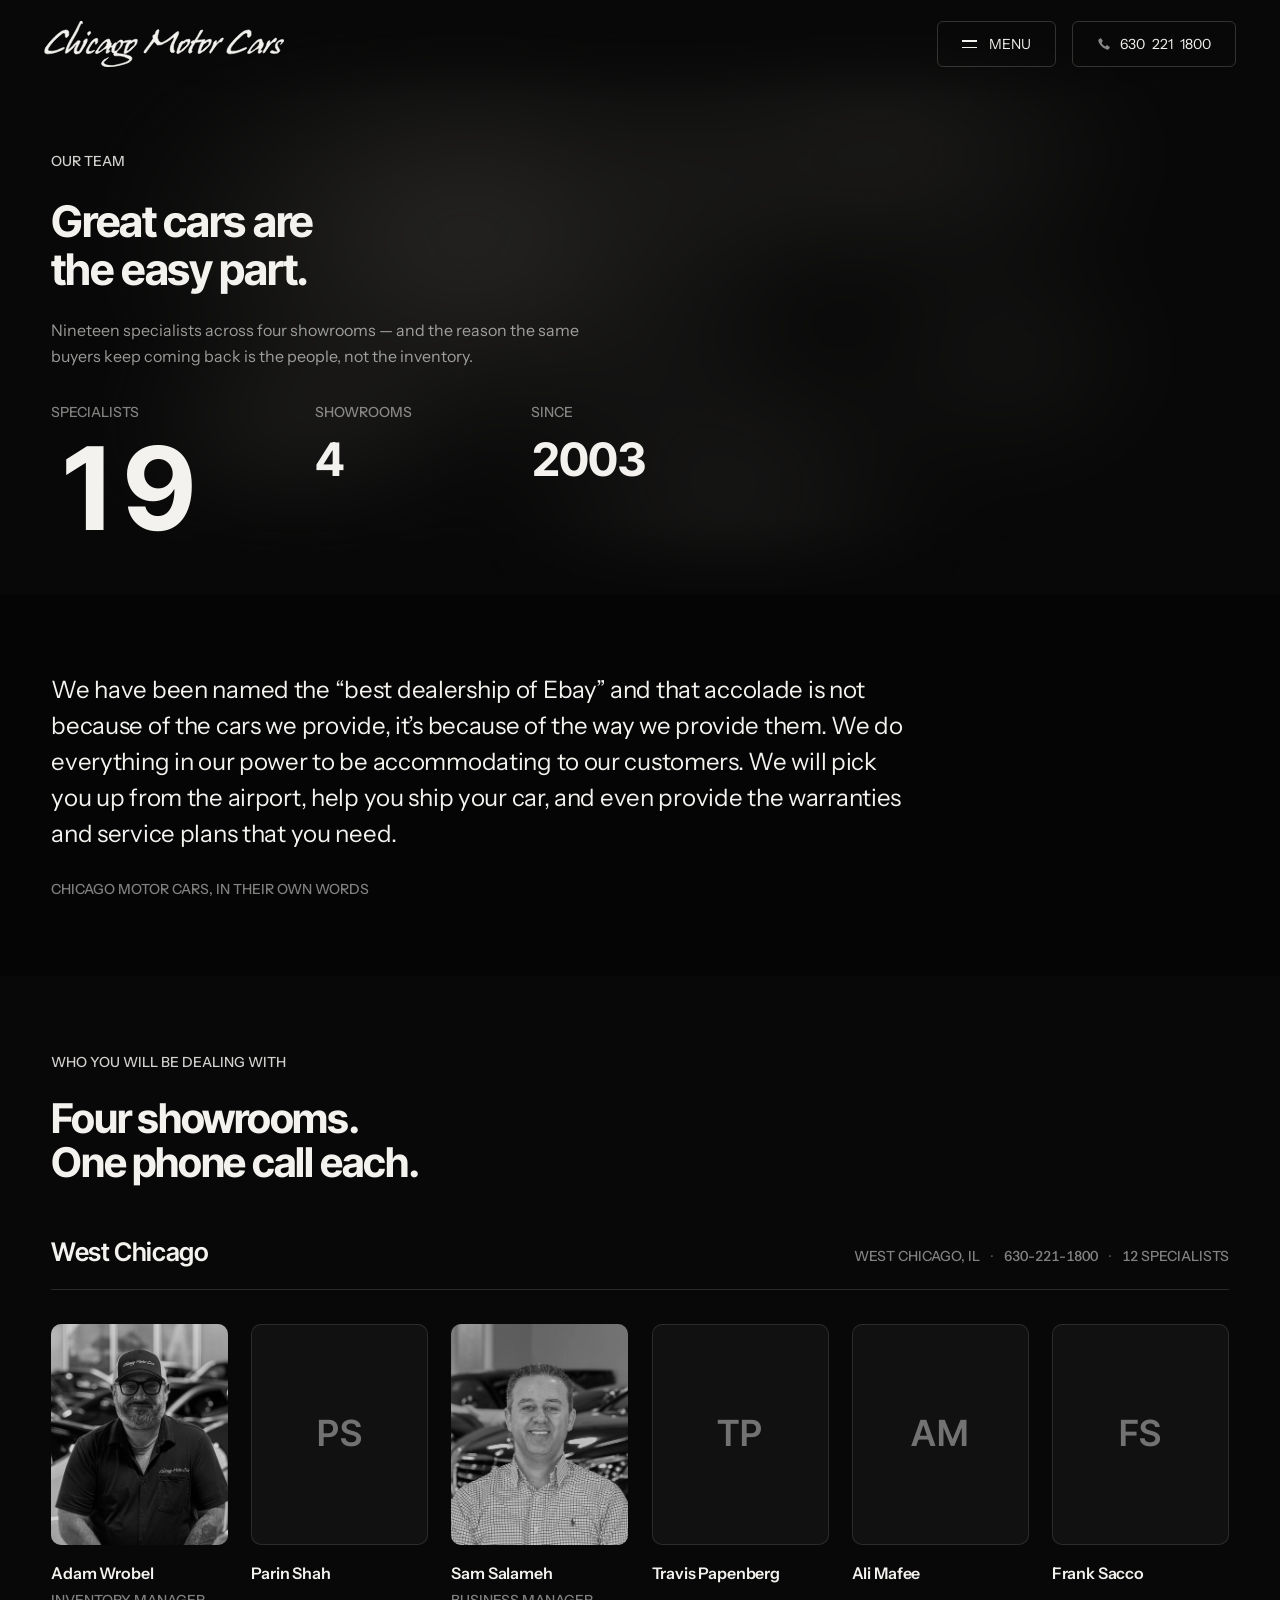
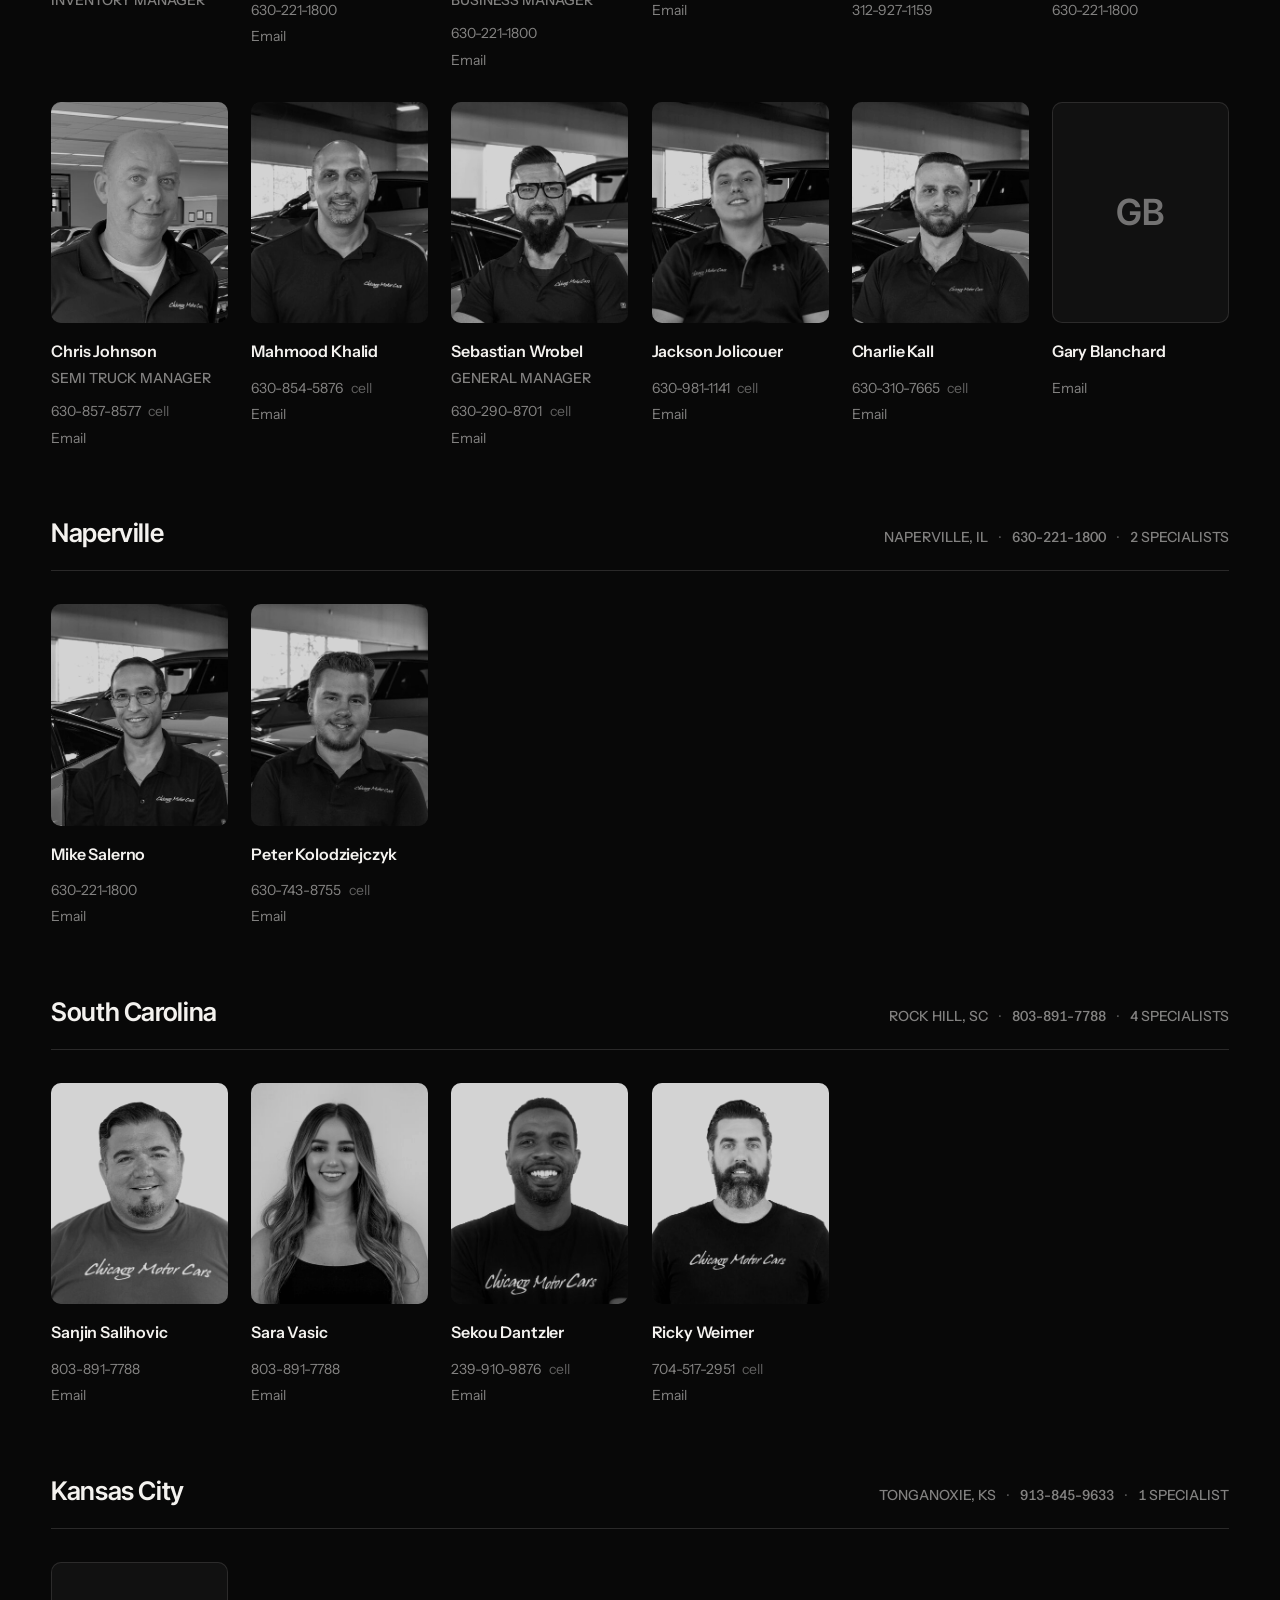
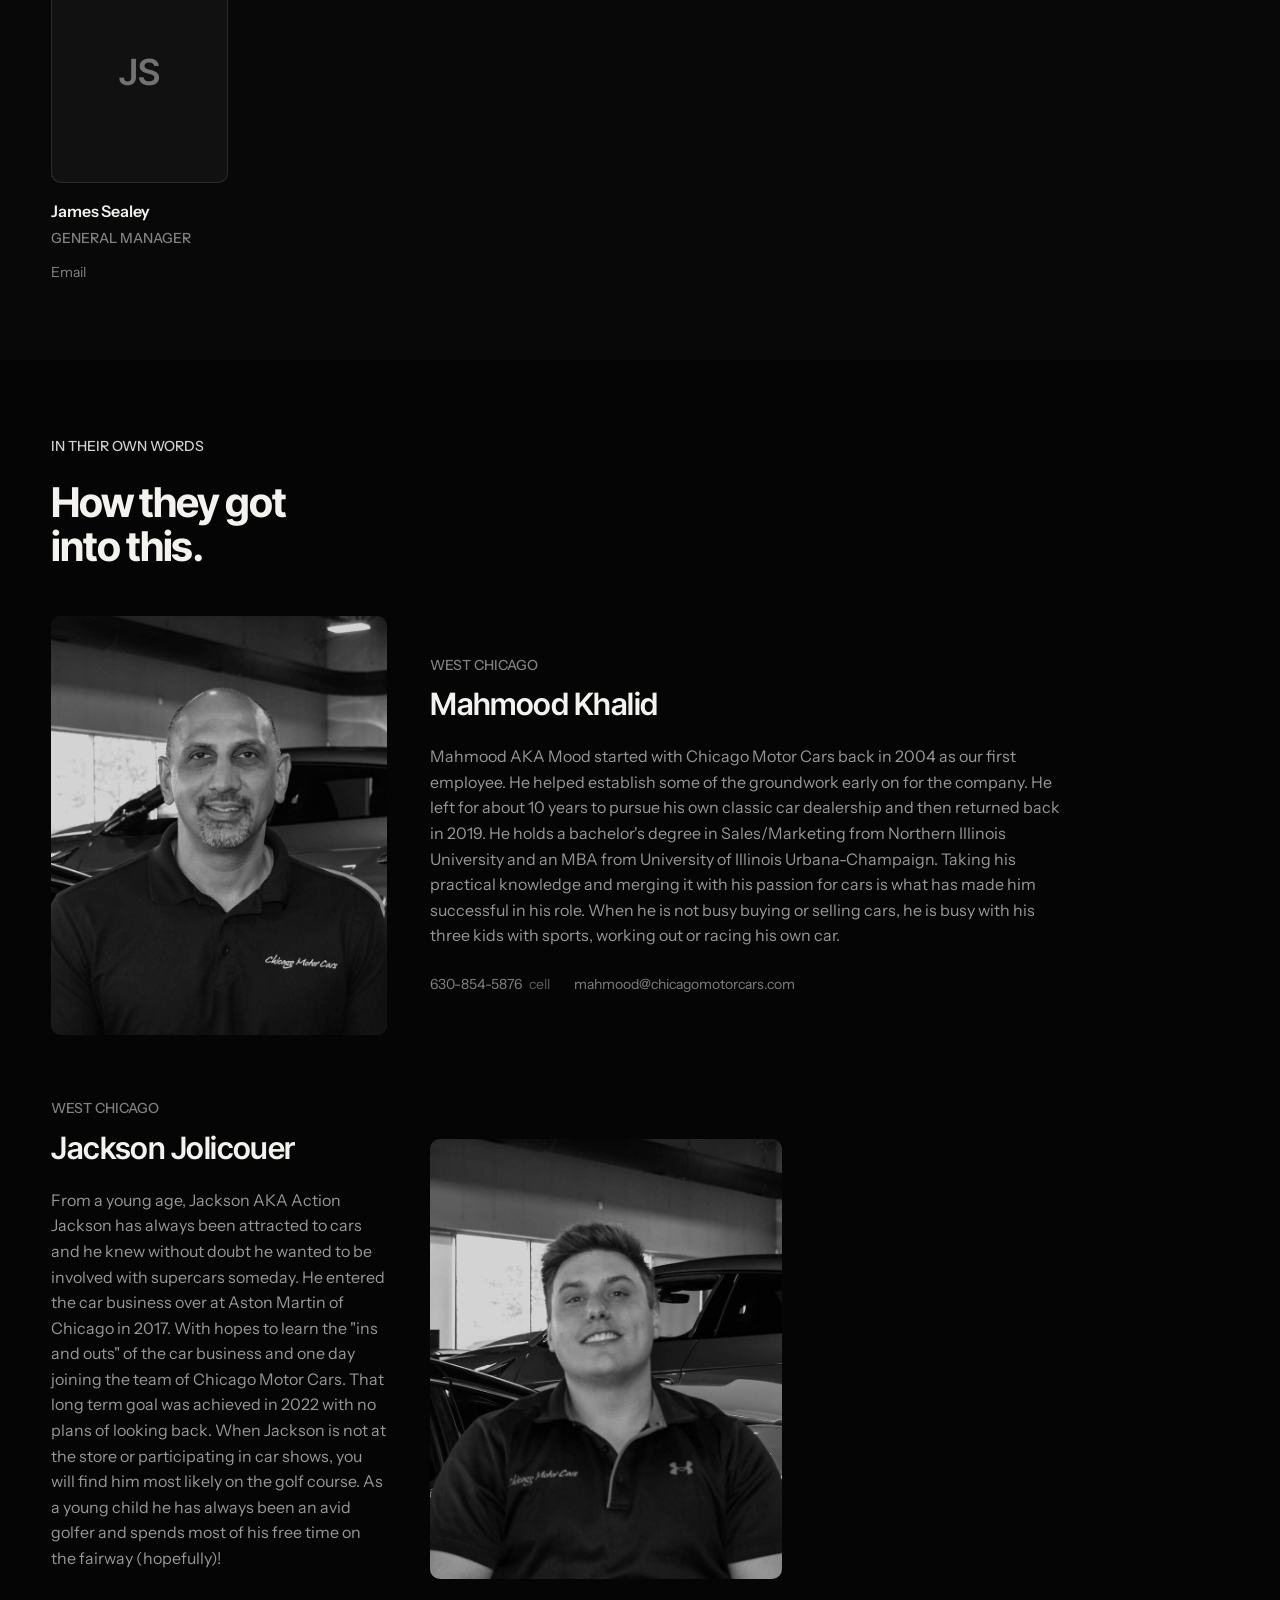
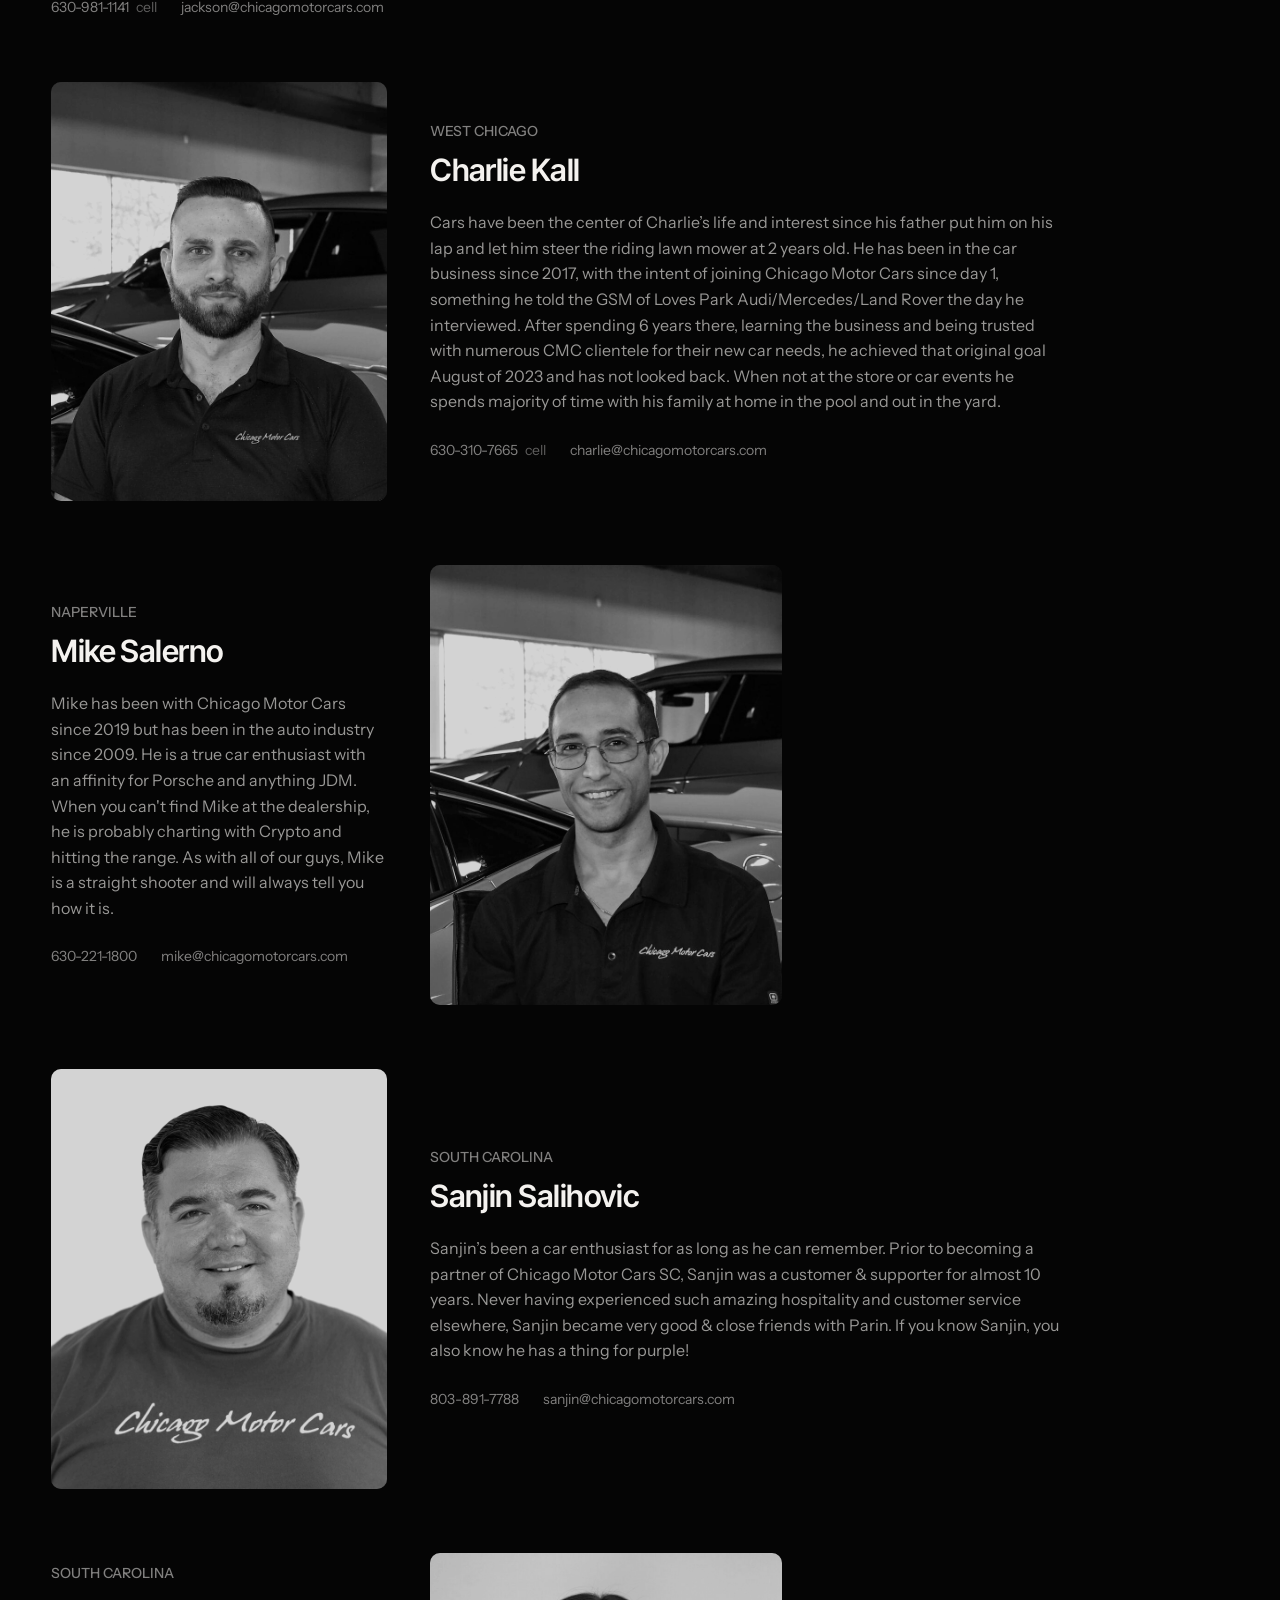
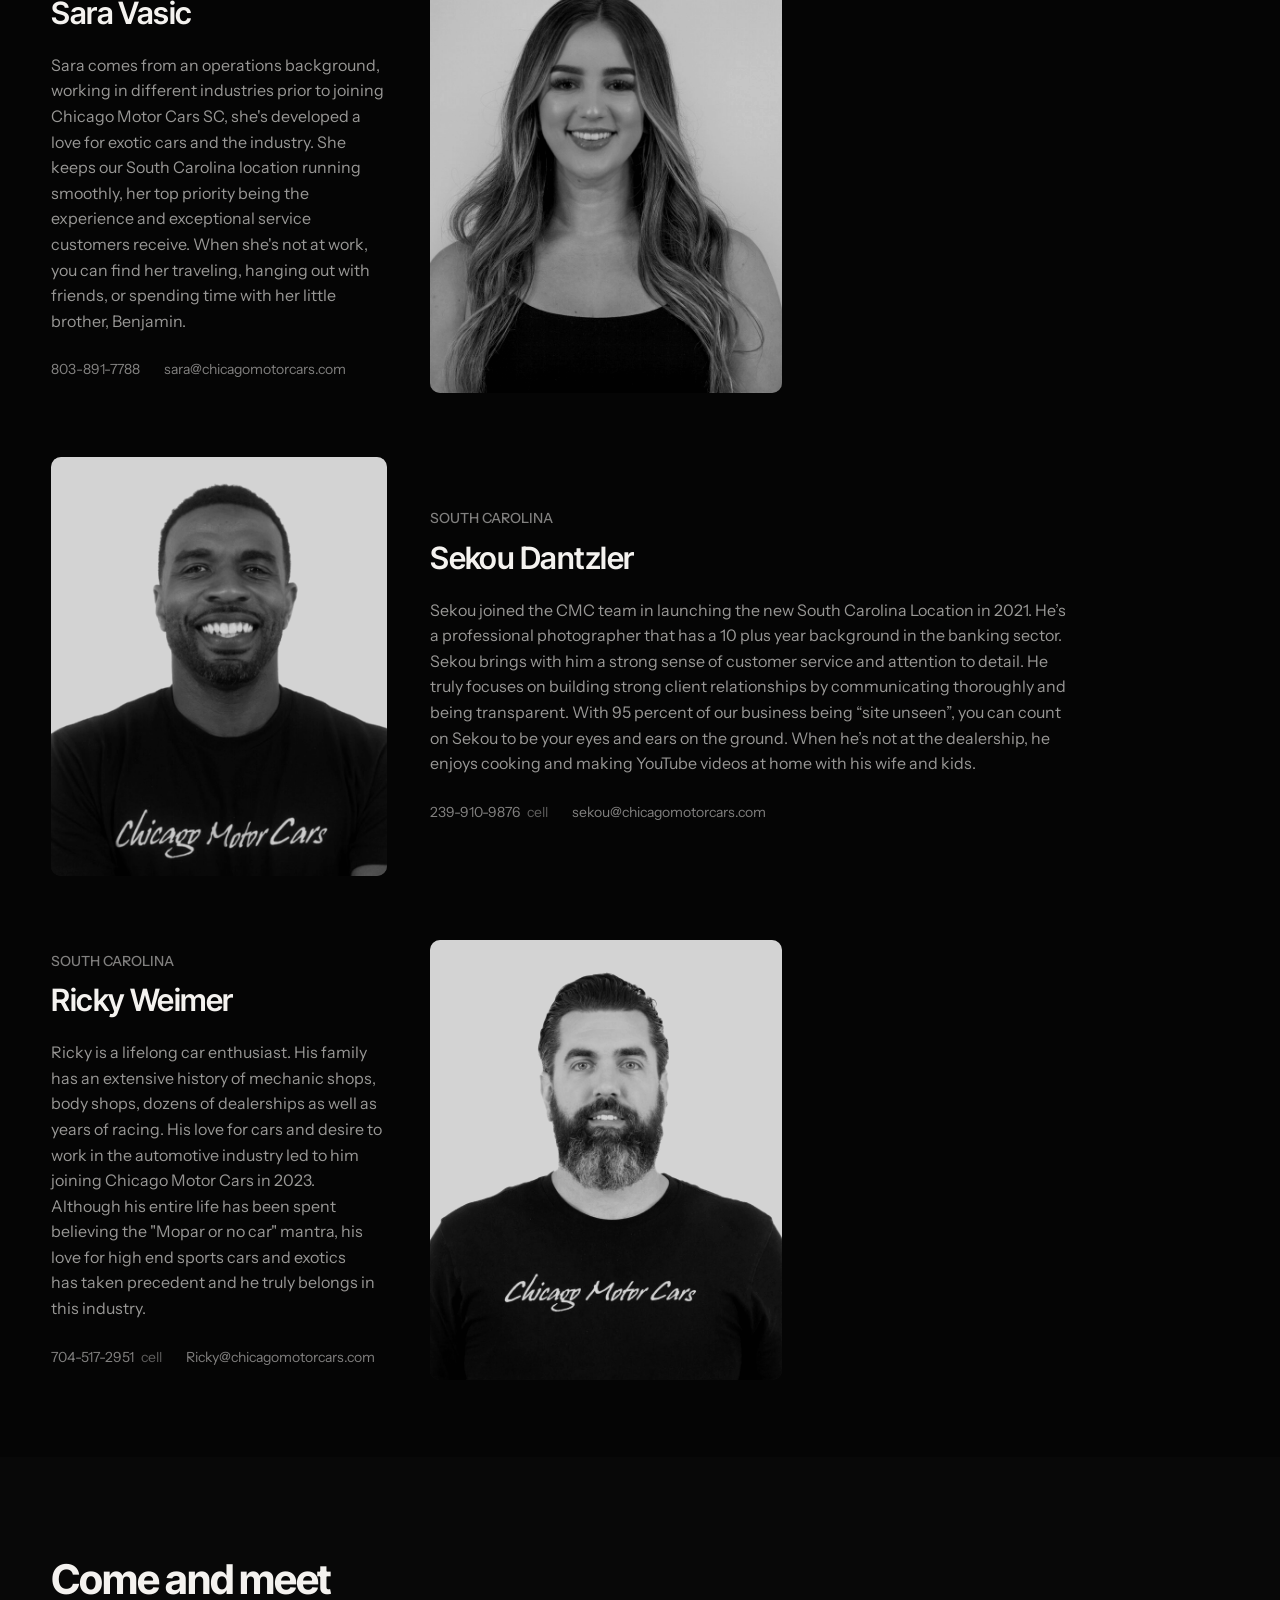
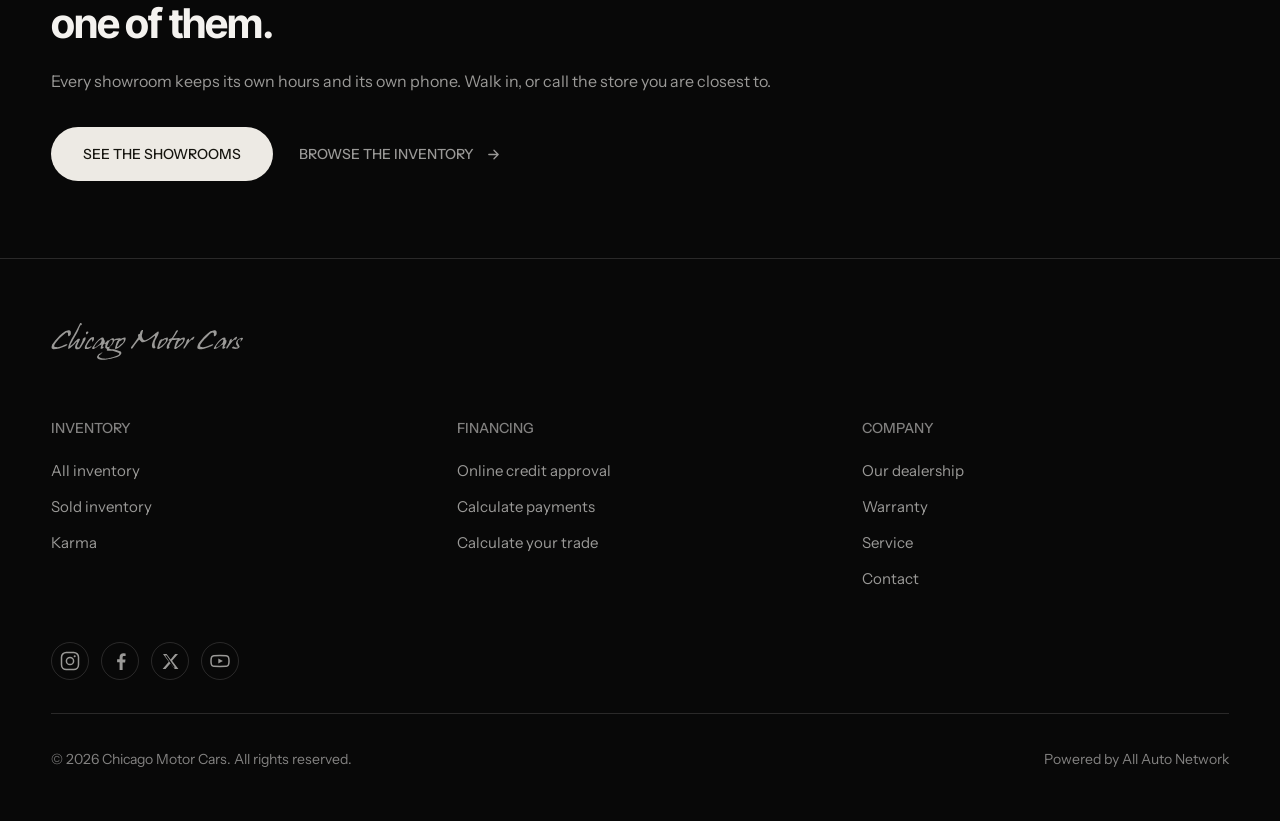
<file: team.html>
<!DOCTYPE html>
<html lang="en">
<!-- ============================================================
     financing.html — GENERATED. Do not hand-edit.

     Head, masthead and footer are COPIED from index_3.html at build
     time by tools-build-team.py. index_3 is the source because it
     is the approved variant; a hand-copied nav is a nav that drifts.

     <body> carries `v2 is-team`: v2 because every page on this site
     runs the v2 layer, is-team because assets/css/team.css is
     scoped entirely to it and may not reach another page.
     ============================================================ -->
<head>
<meta charset="utf-8">
<meta name="robots" content="noindex, nofollow">
<meta name="viewport" content="width=device-width, initial-scale=1">
<title>Our Team — Chicago Motor Cars</title>
<meta name="description" content="The nineteen people behind Chicago Motor Cars, across showrooms in West Chicago, Naperville, Rock Hill and Tonganoxie.">

<link rel="preconnect" href="https://fonts.googleapis.com">
<link rel="preconnect" href="https://fonts.gstatic.com" crossorigin>
<!-- Instrument Serif is gone: nothing is set in it any more, and a face
     nothing uses is a request nothing needs. See tokens.css. -->
<link href="https://fonts.googleapis.com/css2?family=Instrument+Sans:ital,wght@0,400..700;1,400..700&family=Inter+Tight:wght@500;600;700&display=swap" rel="stylesheet">

<!-- The frame is the whole page right now, so it is the LCP element and
     nothing should discover it late. -->

<!-- There was no icon at all, so every tab showed the browser's blank page
     glyph — the identity simply stopped existing at 16px. The script
     wordmark cannot go there (its hairlines are a quarter-pixel at header
     size, never mind a tab), so the tile is the CMC red carrying the "C"
     lifted out of the wordmark. Both elements are already the brand's. -->
<link rel="icon" href="assets/logos/favicon.svg" type="image/svg+xml">
<link rel="apple-touch-icon" href="assets/logos/favicon.svg">

<link rel="stylesheet" href="assets/css/tokens.css?v=50">
<link rel="stylesheet" href="assets/css/main.css?v=462">
<!-- Last, so it wins on equal specificity. index.html does not load
     it, which is what keeps the approved page out of reach. -->
<link rel="stylesheet" href="assets/css/v2.css?v=68">
<!-- index_3 only: the Featured stage carries real photography. -->
<link rel="stylesheet" href="assets/css/v3.css?v=38">
<!-- team.html only. Last, so it wins on equal specificity. -->
<link rel="stylesheet" href="assets/css/team.css?v=4">
</head>
<body class="v2 is-team">
<span class="scroll-sentinel" aria-hidden="true"></span>

<!-- Navigation: eco.com's SHAPE, chicagomotorcars.com's TREE.

     The shape — wordmark alone far left, everything else in one frosted
     object top right, mono labels, a light pill closing the bar, and a
     panel that grows downward out of the bar.

     The tree is theirs, walked off the live <ul class="navbar-nav">
     rather than retyped from memory: six top-level items in their
     order, their labels, their hrefs, and their three levels. Nothing
     promoted, nothing folded, nothing renamed — Sell Us Your Car sits
     under Services because that is where they put it, and Warranty and
     Events stay top-level links with no children because that is what
     they are.

     Two things are NOT reproduced, both defects rather than structure:
     the same href printed twice in one menu (All Inventory / View All
     Inventory, and Boats on both levels), which is a duplicate link,
     not a choice. Each is kept once, in its first position.

     The eco rows carry a description line. These do not: their site
     has no such copy, and last pass I wrote it myself, which is how a
     nav ends up asserting things the business never said. Titles only,
     until there is real copy to put under them. -->
<!-- HREFS ARE THE LIVE SITE'S. The IA is the deliverable here, so the
     destinations are real and checkable rather than "#". -->
<!-- THE GLASS. A real refraction, not a frosted rectangle.

     feTurbulence makes a smooth low-frequency field and feDisplacementMap
     pushes the BACKDROP around by it, so whatever is behind the nav bends
     as it scrolls past. The type is content, not backdrop, so none of this
     touches the labels' legibility — only the picture under them moves.

     Verified in-browser before it was used: `backdrop-filter: url(#id)`
     parses in most engines and PAINTS in far fewer, so a striped probe was
     rendered and photographed first. It displaces in Chrome 151.

     baseFrequency is deliberately low. Higher and it stops reading as
     glass and starts reading as noise on a lens. -->
<svg width="0" height="0" style="position:absolute" aria-hidden="true" focusable="false">
  <filter id="nav-glass" x="-25%" y="-25%" width="150%" height="150%" color-interpolation-filters="sRGB">
    <feTurbulence type="fractalNoise" baseFrequency="0.006 0.011" numOctaves="2" seed="11" result="warp"/>
    <feGaussianBlur in="warp" stdDeviation="2.5" result="softWarp"/>
    <feDisplacementMap in="SourceGraphic" in2="softWarp" scale="16"
                       xChannelSelector="R" yChannelSelector="G"/>
  </filter>
</svg>

<header class="masthead">
  <div class="masthead__inner">

    <!-- One rail holding the whole navigation, wordmark included, with
         the call as a separate object beside it. That is the reference's
         structure, and it is also what makes the scrolled state calm:
         the rail keeps its box, so nothing slides when the contents
         change — see the crossfade in main.css. -->
    <div class="navbar">
      <a class="masthead__mark" href="index_3.html" aria-label="Chicago Motor Cars — home">
        <!-- The outlines are inline rather than <img src="cmc-wordmark.svg">
             because an <img> can be given neither of the two things this mark
             needed: colour it inherits, and a stroke. See main.css →
             .masthead__wm for the measurement behind both.

             They sit here rather than in a <symbol> + <use> sprite at the
             foot of the file simply because there is one consumer. A sprite
             buys reuse this page has no second use for, and it costs a layer
             of indirection between the header and the thing the header is.

             assets/logos/cmc-wordmark.svg stays the canonical source and
             holds the same 13 paths, with no stroke, so it is still the pure
             wordmark on its own. Regenerate from it; never retype. -->
        <svg class="masthead__wm" viewBox="0 0 1271 247" role="img" aria-hidden="true" focusable="false">
          <g id="cmc-wm">
          <path vector-effect="non-scaling-stroke" d="M342.645 95.7522C343.379 95.916 346.69 97.3987 347.583 97.7809C348.585 102.583 348.923 102.21 351.456 106.471C351.721 107.282 351.441 111.852 352.183 112.194C361.413 116.441 352.828 130.626 355.213 135.035C360.852 132.141 369.752 120.53 374.752 115.986C378.518 112.564 382.012 117.408 383.634 116.187C389.341 112.179 395.16 104.531 401.922 102.315C410.669 99.4497 415.646 99.7507 418.662 108.821C423.183 109.919 428.202 105.143 431.151 104.677C436.127 103.891 457.692 99.6465 460.808 102.439C460.465 103.904 460.217 104.717 460.257 106.245C461.201 106.485 486.311 91.4793 493.393 98.1843C493.975 99.7445 493.966 100.667 493.994 102.327C494.393 125.773 476.795 137.094 462.236 152.387C456.248 158.009 448.131 163.098 441.087 167.454C418.55 181.39 423.285 164.681 427.807 150.962C433.409 133.965 432.707 123.483 446.319 110.818C441.162 111.937 425.4 112.911 422.58 114.455C417.083 117.465 412.947 134.264 407.409 140.863C400.451 149.154 394.392 152.207 387.399 160.053C387.202 162.803 385.121 166.61 385.171 168.455C385.199 169.471 385.397 169.902 386.306 170.373C391.078 172.848 407.063 173.648 413.023 174.551C419.421 175.52 426.247 176.854 432.573 178.244C438.677 179.584 444.809 182.582 450.742 184.662C453.95 185.787 459.086 186.826 461.502 189.188C463.89 191.522 465.821 195.541 465.834 198.906C465.853 203.872 462.112 208.477 458.766 211.817C455.654 214.923 452.189 217.543 448.275 219.553C427.039 230.457 367.845 243.183 344.199 243.195C334.013 243.333 297.301 239.929 305.79 219.701C307.046 216.708 318.414 203.674 320.919 203.267C330.119 201.776 333.577 195.404 341.325 193.138C335.966 202.14 316.505 214.323 316.028 217.566C313.032 237.919 363.808 237.214 373.939 234.914C386.463 232.071 388.555 230.628 395.908 229.483C407.686 227.648 449.726 214.905 452.862 204.98C451.982 199.319 441.907 196.569 437.322 194.465C422.443 187.636 410.149 183.845 393.602 184.428C388.212 184.618 381.205 184.424 375.746 183.99C365.183 181.923 369.943 176.697 371.11 171.423C370.076 168.918 366.327 170.501 365.619 169.778C363.578 167.697 361.74 166.129 359.406 164.37C358.841 160.628 358.765 158.224 358.856 154.49C358.95 150.613 362.237 142.02 361.166 139.299C358.699 138.633 354.502 137.296 352.142 137.437C348.228 139.586 340.117 153.327 341.28 157.962C344.082 158.657 345.469 156.211 348.314 156.869C352.57 163.42 335.087 173.709 328.811 170.028C326.667 164.825 332.74 149.331 334.472 142.487C329.482 144.959 323.899 146.949 318.798 149.249C310.425 153.023 282.365 180.203 273.136 170.912C271.886 168.995 272.418 166.59 272.658 164.296C290.485 140.565 305.084 111.787 332.939 97.7927C334.968 96.7737 340.225 96.119 342.645 95.7522ZM293.29 161.943C295.32 159.223 298.941 158.239 301.981 155.943C321.396 141.278 331.066 137.384 335.388 112.79C333.313 108.493 332.967 108.737 328.097 109.323C317.83 113.119 285.391 150.496 286.311 160.82C288.302 162.725 290.603 162.149 293.29 161.943ZM380.329 159.191C396.458 155.723 422.181 107.22 399.465 110.449C384.204 115.813 379.544 131.601 374.514 145.258C373.396 148.292 370.823 155.161 371.858 158.28C373.335 159.573 374.596 159.689 376.543 159.562C377.808 159.47 379.07 159.347 380.329 159.191ZM465.072 116.107C457.824 118.322 453.959 118.496 450.355 126.465C447.879 131.938 436.593 154.237 436.394 158.216C438.669 159.658 444.057 157.219 446.587 156.355C457.147 147.706 463.046 138.866 475.825 131.244C480.143 121.379 483.088 120.115 482.755 109.328C478.712 109.178 474.795 108.965 470.752 109.279C467.972 111.57 467.073 113.127 465.072 116.107Z"/>
          <path vector-effect="non-scaling-stroke" d="M603.637 45.9087C605.277 45.7242 606.639 46.2817 608.21 46.7772C608.541 47.111 608.927 47.4981 609.365 47.9386C608.212 58.027 601.69 76.3342 601.123 85.6277C600.786 91.1449 607.905 105.14 609.686 109.029C621.054 115.096 618.155 117.412 632.545 110.942C652.418 102.023 668.091 87.6552 684.558 73.84C689.813 69.4281 705.387 54.27 711.623 55.8534C719.806 65.2192 697.619 99.7421 693.046 109.461C687.276 121.131 685.774 128.499 685.917 141.231C686.066 154.676 688.039 150.73 691.861 161.361L688.225 166.734C684.577 166.937 674.879 167.686 672.968 165.367C660.205 149.878 677.013 113.981 684.167 103.422C685.756 99.2791 690.781 88.4602 687.785 84.6925C673.415 92.9868 662.557 105.124 645.866 113.064C625.236 122.875 625.59 127.989 600.912 126.781C594.022 121.624 591.71 116.439 585.707 110.702C583.054 108.166 578.984 114.494 577.437 116.528C564.608 133.387 550.712 149.363 539.724 167.565C532.702 173.759 525.785 165.575 531.109 158.534C547.382 137.011 563.036 116.504 577.814 93.9072C577.141 83.6933 571.972 72.8247 587.086 72.4486C592.426 62.2788 590.398 49.7198 603.637 45.9087Z"/>
          <path vector-effect="non-scaling-stroke" d="M839.263 47.8657C840.2 47.6619 840.548 47.8207 841.46 48.0844C842.725 53.4018 813.856 93.4963 809.674 101.193C819.018 102.308 832.724 100.033 842.273 99.335C844.959 99.1388 850.432 98.2638 852.771 98.5946C853.937 101.651 850.196 104.173 851.331 106.969C856.065 106.942 871.775 92.7305 885.066 97.565C890.265 104.169 880.406 126.447 874.809 131.887C866.148 140.306 858.045 149.651 848.998 157.715C847.23 159.297 842.322 160.141 840.368 161.944C835.292 165.901 822.983 176.601 816.455 170.795C813.88 165.311 822.393 142.665 824.192 134.33C825.787 129.936 829.293 121.669 831.148 117.246C831.992 116.676 832.817 116.085 833.63 115.475C835.646 113.961 837.055 112.796 837.396 110.35C835.919 109.459 807.899 112.623 804.431 113.193C797.227 119.635 790.229 131.657 786.351 140.71C785.798 141.563 783.894 149.23 783.621 149.486C777.385 155.341 785.215 158.143 784.235 163.262C782.646 166.452 774.388 169.793 770.864 171.507C769.437 169.765 767.873 168.269 766.273 166.691C764.976 143.93 775.815 138.854 785.029 119.58C784.638 117.312 781.157 119.084 778.98 116.515C776.188 106.36 792.586 103.687 799.163 101.806C801.887 95.3774 808.284 88.6296 811.374 82.8002C816.877 72.4144 823.194 61.2674 828.492 50.8829C832.6 49.9619 835.274 49.2093 839.263 47.8657ZM856.891 116.207C853.155 117.309 849.47 118.259 846.039 120.118C842.8 125.572 828.256 153.676 828.548 158.532C830.794 159.519 836.558 157.016 838.922 156.114C845.083 150.862 850.86 144.45 857.288 139.356C867.128 131.549 876.286 122.945 874.878 109.275C871.018 109.168 866.824 108.954 863.008 109.309C860.669 111.179 858.752 113.841 856.891 116.207Z"/>
          <path vector-effect="non-scaling-stroke" d="M1081.06 47.2774C1086.16 47.2574 1087.87 48.322 1092.36 50.5011C1093.84 53.1122 1094.84 54.3995 1096.66 56.728C1096.78 62.8156 1096.85 68.9037 1096.87 74.9924C1092.11 81.4498 1085.84 93.6583 1078.26 83.689C1078 78.1228 1078.37 71.9515 1078.12 65.9192C1075.45 64.5359 1070.2 62.1094 1067.31 63.2457C1054.22 68.3719 1041.22 84.4957 1030.53 93.9084C1026.97 98.0454 1020.67 101.465 1017.5 105.822C1007.55 119.493 987.187 136.806 987.317 154.54C988.397 160.431 998.671 159.352 1002.13 159.887C1026.62 163.675 1046.71 145.879 1068.28 140.815L1070 140.357C1071.87 140.824 1072.36 140.925 1073.93 142.047L1074.14 143.516C1071 151.178 1050.26 157.217 1043.2 160.388C1023.82 169.096 1003.88 173.359 982.682 173.93C980.281 173.994 975.752 172.128 973.444 171.247C971.923 169.235 970.385 167.239 968.827 165.257C968.48 158.417 969.795 152.087 972.407 145.759C982.558 121.167 1036.04 66.7732 1059.12 53.7328C1065.72 49.9999 1074.01 50.2079 1081.06 47.2774Z"/>
          <path vector-effect="non-scaling-stroke" d="M115.096 47.3053C120.397 47.2448 121.913 48.2396 126.593 50.5256C127.914 52.9448 129.234 54.6446 130.868 56.8313C130.99 62.7268 130.894 68.9664 130.902 74.8919C127.804 79.4086 121.841 89.5884 115.534 87.2475C111.259 82.7773 112.451 72.2568 112.263 65.9086C106.446 62.8187 102.191 61.5238 96.4353 65.5704C85.0412 73.5824 75.6841 84.0048 65.3727 93.3108C60.746 97.4855 55.807 101.622 51.464 106.109C43.5428 116.513 31.753 127.96 25.6673 139.386C13.8971 161.486 26.2113 158.988 40.9632 159.853C63.9667 161.202 80.242 147.391 100.048 141.49C102.841 140.577 106.351 139.944 108.594 142.235C108.617 147.421 94.0391 153.974 89.3844 156.005C65.6079 166.377 42.3477 173.396 16.2236 174.134C15.1307 174.165 8.90197 171.583 7.51493 171.021C6.77479 169.738 4.84241 167.27 3.88791 165.978C3.01986 155.455 5.06218 152.156 7.40902 142.159C12.2995 137.171 20.4568 124.126 26.1799 117.138C45.3774 93.6961 67.8297 70.1604 93.611 53.8956C98.0243 51.1115 108.524 49.9436 115.096 47.3053Z"/>
          <path vector-effect="non-scaling-stroke" d="M1148.65 95.6486C1150.26 95.8174 1152.5 97.2143 1154.01 98.0317C1155.41 102.502 1155.76 106.314 1156.32 110.918C1158.28 113.191 1160.14 111.205 1161.15 114.789C1165.18 129.029 1156.8 137.543 1149.78 148.687C1148.58 150.589 1146.42 155.12 1147.07 157.433C1150.11 158.951 1151.92 156.008 1155.46 157.623C1155.43 157.865 1155.39 158.105 1155.34 158.344C1154.54 161.952 1149.56 166.754 1146.33 168.566C1125.69 180.132 1138.18 151.193 1140.56 142.503C1136.46 144.444 1118.73 151.009 1117.49 153.717C1115.69 156.147 1098.07 168.416 1094.93 169.618C1080.11 175.125 1072.36 173.216 1083.32 157.283C1094.91 140.446 1104.35 125.634 1119.64 111.729C1131.13 101.277 1132.95 98.5362 1148.65 95.6486ZM1098.66 161.923C1101.64 159.373 1103.32 158.907 1106.59 156.671C1117.37 149.244 1129.48 141.192 1136.69 130.008C1137.64 128.529 1139.06 122.406 1139.53 120.53C1140.48 116.829 1143.13 114.533 1141.27 110.907C1138.98 108.63 1137.24 108.874 1134.18 109.283C1124.11 112.886 1090.34 151.325 1092.19 161.238C1093.98 162.511 1096.39 162.182 1098.66 161.923Z"/>
          <path vector-effect="non-scaling-stroke" d="M765.205 97.0542C767.11 96.5267 770.914 96.4833 772.533 97.7543C773.253 98.7199 773.755 99.5931 773.811 100.814C775.065 127.345 750.885 140.761 736.416 158.177C724.733 162.215 721.686 168.918 711.803 172.155C710.016 172.376 707.428 172.878 705.679 172.28C705.064 172.071 704.382 171.607 704.09 171.031C700.479 163.968 715.209 126.87 718.355 117.435C722.654 114.779 723.982 113.173 726.687 109.111C732.253 107.287 734.127 107.155 739.984 107.496C748.838 101.258 753.832 98.1961 765.205 97.0542ZM744.339 116.52C738.799 117.766 738.811 117.722 733.835 120.101C730.181 125.872 716.22 152.847 716.189 158.388C717.945 159.261 720.123 158.362 722.046 157.714C723.442 157.241 724.826 156.756 726.21 156.26C731.229 151.449 736.336 146.734 741.535 142.118C751.928 132.867 763.89 125.212 761.954 109.232C758.225 109.16 753.752 108.957 750.11 109.352C747.727 110.979 745.971 114.071 744.339 116.52Z"/>
          <path vector-effect="non-scaling-stroke" d="M268.502 156.513C256.348 167.04 246.178 174.576 228.56 172.572C220.142 171.614 224.442 153.664 227.032 148.909C235.669 134.238 248.383 107.888 263.368 98.5102C286.097 84.286 287.298 95.0981 283.043 114.299C280.106 117.068 278.192 122.071 273.691 123.645C269.317 121.382 275.643 109.724 269.267 106.965C260.556 107.265 238.832 143.123 236.732 151.577C232.105 170.195 259.635 157.785 265.445 154.585C267.418 155.344 267.46 155.006 268.502 156.513Z"/>
          <path vector-effect="non-scaling-stroke" d="M943.643 90.5454C944.927 90.4777 949.761 90.8805 950.561 91.8077C948.594 99.0253 944.567 105.416 939.411 110.734C936.911 110.644 933.654 110.77 931.091 110.799C929.23 112.186 919.451 119.366 918.341 120.769C910.877 130.055 903.816 139.48 897.109 149.312C893.69 154.317 885.401 169.269 880.282 170.47C878.327 170.149 878.96 170.52 877.738 169.013C876.931 166.341 877.409 164.318 877.806 161.59C878.997 156.438 884.47 151.634 887.442 146.167C893.814 134.44 896.507 125.891 899.646 113.017C903.623 109.866 908.227 101.138 913.607 104.217C916.181 109.166 910.324 115.462 913.272 117.439C918.403 115.59 927.554 102.66 931.836 98.7932C934.888 96.034 939.97 93.4895 943.643 90.5454Z"/>
          <path vector-effect="non-scaling-stroke" d="M1227.4 90.5137C1228.91 90.497 1229.5 90.4305 1230.89 91.1331C1235.28 96.8172 1226.29 107.049 1222.33 110.842C1219.78 110.706 1216.71 110.77 1214.12 110.76C1211.67 112.796 1203.45 118.476 1201.43 120.852C1192.01 131.904 1182.82 145.605 1174.84 157.674C1171.79 162.307 1166.52 172.407 1161.25 169.544C1159.51 166.544 1160.79 162.854 1161.59 159.616C1166.83 150.751 1173.44 142.575 1177.23 132.728C1177.8 131.256 1179.13 128.958 1179.19 127.426C1179.46 120.573 1186.94 101.569 1195.77 104.058C1198.52 108.574 1195.24 112.083 1195.7 117.331C1200.03 117.39 1212.03 101.259 1216.25 97.9498C1220.39 94.7022 1222.86 93.222 1227.4 90.5137Z"/>
          <path vector-effect="non-scaling-stroke" d="M241.37 55.9161C241.545 55.9123 241.721 55.9143 241.898 55.922C244.062 56.0171 245.267 56.3558 246.582 57.7461C247.309 60.0686 247.01 62.697 246.885 65.1416C242.62 69.3989 242.689 72.4101 236.512 75.0743C234.548 75.4734 235.285 75.5385 233.462 74.9415C230.887 72.1314 231.273 66.8762 231.14 62.9651C234.481 58.099 235.875 57.1347 241.37 55.9161Z"/>
          <path vector-effect="non-scaling-stroke" d="M193.829 0H200.489C202.398 5.27974 205.353 8.78451 202.409 14.624C200.144 15.0994 200.916 13.3065 197.705 12.3146C195.853 13.3189 184.019 38.6235 183.363 41.5685C179.899 57.1183 124.821 142.828 128.425 151.281L129.664 151.514C133.274 150.566 150.415 134.968 152.932 131.302C160.47 120.327 169.648 114.216 178.537 104.866C181.304 104.843 189.427 104.396 191.54 105.876C194.697 114.862 151.641 167.962 186.117 161.864C193.554 147.209 205.034 130.834 209.356 114.825C209.872 112.917 209.757 107.739 209.722 105.594C213.159 102.649 216.528 99.6273 219.827 96.5311C222.464 96.2375 225.862 95.2651 228.492 94.601C228.712 98.5437 229.342 105.746 227.79 109.324C220.707 125.632 209.979 140.514 200.976 155.851C197.674 161.476 193.378 165.975 188.761 170.49C177.287 172.648 179.952 174.754 167.28 174.16C164.888 172.453 161.845 169.68 159.547 167.691C158.757 154.481 160.548 145.943 167.786 134.651C169.525 131.937 172.366 125.771 171.716 122.529C169.63 122.492 157.065 138.974 154.485 141.389C148.723 146.846 142.499 151.754 136.83 157.327C131.849 162.225 120.604 173.496 113.103 170.197C112.565 168.73 113.1 168.293 113.318 166.923C120.051 124.707 146.606 90.0272 166.236 53.1037C174.368 37.5873 182.069 21.8347 189.749 6.09131C190.625 4.29554 192.624 2.1927 193.829 0Z"/>
          <path vector-effect="non-scaling-stroke" d="M1206.85 155.785C1211.95 158.083 1232.46 165.79 1236.25 161.715C1236.79 159.29 1235.07 154.459 1233.46 152.722C1212.75 130.315 1234.81 103.58 1259.3 98.5536C1264.3 97.5259 1266.11 98.1483 1270.7 100.804V106.582C1266.61 109.614 1258.62 124.01 1252.88 124.512C1252.41 121.045 1259.42 115.146 1258.24 109.909C1252.56 105.73 1242.51 111.199 1238.44 115.774C1238.03 118.517 1235.2 128.101 1235.61 129.776C1237.14 135.932 1242.83 142.728 1245.58 148.59C1247.14 151.904 1248.08 154.604 1249.89 157.889C1243.63 165.045 1241.2 169.633 1231.01 171.249C1224.75 172.243 1198.51 173.251 1197.37 164.709C1198.67 162.665 1204.24 158.495 1206.85 155.785Z"/>
        </g>
          </svg>
      </a>

      <nav class="navbar__groups" aria-label="Primary">

        <div class="navmenu">
          <button class="navmenu__trigger" type="button" aria-expanded="false" aria-controls="nav-inventory">
            Inventory
            <svg class="navmenu__chev" width="9" height="6" viewBox="0 0 9 6" fill="none" aria-hidden="true"><path d="m1 1 3.5 3.5L8 1" stroke="currentColor" stroke-width="1.3"/></svg>
          </button>
          <!-- Their third level is "View Inventory", which is dropped as a
               heading: you are already inside Inventory, so it names the
               menu you are standing in. That is CMS structure showing
               through, not information. The twelve body types keep their
               own column; the siblings keep theirs. -->
          <div class="navmenu__panel navmenu__panel--mega" id="nav-inventory" hidden>
            <div class="navmenu__group navmenu__group--wide">
              <ul class="navmenu__list navmenu__list--2">
                <li><a href="srp.html">All Inventory</a></li>
                <li><a href="srp.html">Convertibles</a></li>
                <li><a href="srp.html">Coupes</a></li>
                <li><a href="srp.html">Hatchbacks</a></li>
                <li><a href="srp.html">Sedans</a></li>
                <li><a href="srp.html">SUVs</a></li>
                <li><a href="srp.html">Wagons</a></li>
                <li><a href="srp.html">Pickup Trucks</a></li>
                <li><a href="srp.html">Sprinter Van</a></li>
                <li><a href="srp.html">Motorcycles</a></li>
                <li><a href="index_3.html">Boats</a></li>
                <li><a href="srp.html">Sold Inventory</a></li>
              </ul>
            </div>
            <!-- The eight siblings, in their order, unlabelled — the site
                 gives them no heading and inventing one is how "Showrooms"
                 nearly ended up here as my copy rather than theirs. -->
            <div class="navmenu__group">
              <ul class="navmenu__list">
                <li><a href="srp.html">West Chicago</a></li>
                <li><a href="srp.html">Naperville</a></li>
                <li><a href="srp.html">South Carolina</a></li>
                <li><a href="srp.html">Kansas</a></li>
                <li><a href="srp.html">Karma</a></li>
                <li><a href="index_3.html">Schedule Test Drive</a></li>
              </ul>
            </div>
          </div>
        </div>

        <!-- LOCATIONS, after Inventory. Built from the same .navmenu
             primitive as Financing and Services — trigger, panel, list —
             so it inherits the open/close, the focus handling and the
             escape key without a line of new script.

             The four rows point at CMC's per-location INVENTORY pages,
             because those are the only per-location pages the site has:
             there is no West Chicago page with hours and directions on
             it. Worth building; not something to invent here. Contact us
             closes the list, since that is where an address question
             currently has to go. -->
        <div class="navmenu">
          <button class="navmenu__trigger" type="button" aria-expanded="false" aria-controls="nav-locations">
            Locations
            <svg class="navmenu__chev" width="9" height="6" viewBox="0 0 9 6" fill="none" aria-hidden="true"><path d="m1 1 3.5 3.5L8 1" stroke="currentColor" stroke-width="1.3"/></svg>
          </button>
          <div class="navmenu__panel" id="nav-locations" hidden>
            <div class="navmenu__group">
              <ul class="navmenu__list">
                <li><a href="locations.html">All locations</a></li>
                <li><a href="srp.html">West Chicago, IL</a></li>
                <li><a href="srp.html">Naperville, IL</a></li>
                <li><a href="srp.html">Rock Hill, SC</a></li>
                <li><a href="srp.html">Tonganoxie, KS</a></li>
                <!-- SIMULATED — see the Locations register. It points at
                     Contact Us because that is where a question about a
                     showroom that has not opened has to go. -->
                <li><a href="index_3.html">Newport Beach, CA <span class="navmenu__soon">Soon</span></a></li>
                <li><a href="index_3.html">Contact Us</a></li>
              </ul>
            </div>
          </div>
        </div>

        <div class="navmenu">
          <button class="navmenu__trigger" type="button" aria-expanded="false" aria-controls="nav-financing">
            Financing
            <svg class="navmenu__chev" width="9" height="6" viewBox="0 0 9 6" fill="none" aria-hidden="true"><path d="m1 1 3.5 3.5L8 1" stroke="currentColor" stroke-width="1.3"/></svg>
          </button>
          <div class="navmenu__panel" id="nav-financing" hidden>
            <div class="navmenu__group">
              <ul class="navmenu__list">
                <li><a href="financing.html">Online Credit Approval</a></li>
                <li><a href="financing.html">Trucks &amp; Equipment Online Credit Approval</a></li>
                <li><a href="financing.html">Calculate Your Trade</a></li>
                <li><a href="financing.html">Calculate Payments</a></li>
                <li><a href="financing.html">Purchase with BitPay</a></li>
              </ul>
            </div>
          </div>
        </div>

        <a class="navbar__link" href="index_3.html">Warranty</a>

        <div class="navmenu">
          <button class="navmenu__trigger" type="button" aria-expanded="false" aria-controls="nav-services">
            Services
            <svg class="navmenu__chev" width="9" height="6" viewBox="0 0 9 6" fill="none" aria-hidden="true"><path d="m1 1 3.5 3.5L8 1" stroke="currentColor" stroke-width="1.3"/></svg>
          </button>
          <div class="navmenu__panel" id="nav-services" hidden>
            <div class="navmenu__group">
              <ul class="navmenu__list">
                <li><a href="index_3.html">Our Services</a></li>
                <li><a href="index_3.html">Schedule Appointment</a></li>
                <li><a href="index_3.html">Sell Us Your Car</a></li>
              </ul>
            </div>
          </div>
        </div>

        <div class="navmenu">
          <button class="navmenu__trigger" type="button" aria-expanded="false" aria-controls="nav-about">
            About Us
            <svg class="navmenu__chev" width="9" height="6" viewBox="0 0 9 6" fill="none" aria-hidden="true"><path d="m1 1 3.5 3.5L8 1" stroke="currentColor" stroke-width="1.3"/></svg>
          </button>
          <div class="navmenu__panel" id="nav-about" hidden>
            <div class="navmenu__group">
              <ul class="navmenu__list">
                <li><a href="index_3.html">Review Us</a></li>
                <li><a href="index_3.html">Contact Us</a></li>
                <li><a href="our-dealership.html">Our Dealership</a></li>
                <li><a href="team.html">Our Team</a></li>
                <li><a href="videos.html">Our Videos</a></li>
                <li><a href="index_3.html">Testimonials</a></li>
              </ul>
            </div>
          </div>
        </div>

        <a class="navbar__link" href="events.html">Events</a>

      </nav>

      <!-- Also in their header, and easy to miss: a saved-vehicles counter.
           It stays, quiet, because a count nobody has filled yet should
           not outrank the call. -->
      <!-- Glyph + count while the rail is packed, full label everywhere
           else. This is where the bigger wordmark's width came from —
           main.css said so before it was needed: "the width has to come
           from the CONTENT — dropping My Garage to its glyph frees
           100px". The label is only ever visually hidden, never removed,
           so the control keeps its name for a screen reader. -->
      <a class="navbar__garage" href="index_3.html">
        <svg class="navbar__garage-icon" width="15" height="15" viewBox="0 0 15 15" fill="none" aria-hidden="true">
          <path d="M4 2.2h7a.8.8 0 0 1 .8.8v9.4L7.5 9.9l-4.3 2.5V3a.8.8 0 0 1 .8-.8Z" stroke="currentColor" stroke-width="1.3" stroke-linejoin="round"/>
        </svg>
        <span class="navbar__garage-label">My Garage</span>
        <span class="navbar__count">0</span>
      </a>

      <!-- Absolutely positioned at the rail's trailing edge so it can
           fade in exactly where the groups fade out, and take no space
           while it is invisible. -->
      <button class="menu-toggle" type="button"
              aria-expanded="false" aria-controls="site-menu">
        <span class="menu-toggle__bars" aria-hidden="true"><i></i><i></i></span>
        <span class="menu-toggle__label"></span>
      </button>
    </div>

    <!-- Outside the rail, and deliberately: on a $1.2M car the conversion
         is a call, so it is the one thing that is never inside a
         container that can collapse. It does not move on scroll. -->
    <a class="navbar__cta" href="tel:+16302211800">
        <svg class="navbar__cta-icon" width="15" height="15" viewBox="0 0 15 15" fill="none" aria-hidden="true">
          <path d="M4.2 1.6 5.9 4 4.6 5.7c.7 1.7 2 3 3.7 3.7L10 8.1l2.4 1.7c.4.3.5.8.2 1.2l-1 1.3c-.3.4-.8.5-1.2.4C5.9 11.6 2.4 8.1 1.3 3.6c-.1-.4 0-.9.4-1.2l1.3-1c.4-.3.9-.2 1.2.2Z" fill="currentColor"/>
        </svg>
      <span class="navbar__cta-text">630&#160;221&#160;1800</span>
      <span class="u-visually-hidden">Call Chicago Motor Cars</span>
    </a>
  </div>
</header>


<!-- READ POSITION, along the bottom edge of the screen.

     It started as a hairline under the masthead, doing two jobs at once
     — separating the bar and reporting position. Moved down here it is
     only doing the second, which is the honest arrangement: the bar no
     longer needs a rule under it now that the nav items carry their own
     ground, and a progress line reads better against the edge you are
     scrolling toward than the one you are scrolling away from.

     Outside <header> because it is no longer part of it. It appears only
     after the hero has gone, so it never lies across the claim's air.

     A persistent layer, and counted as one: 3px on the extreme edge,
     below the menu's z-index so an open panel covers it rather than
     having a red line float over a full-screen overlay. -->
<div class="readbar" aria-hidden="true"><i class="readbar__fill"></i></div>

<!-- Ships hidden; the toggle only becomes real once the script confirms
     it can open. Without JS the nav row above stays on the page, so no
     route is ever trapped behind a script. -->
<div class="menu" id="site-menu" hidden>
  <div class="menu__inner shell">
    <!-- Every group and every row the desktop bar has. Content parity is
         an invariant: neither a phone nor a scrolled desktop is offered
         a shorter site.

         It mirrors the bar exactly: four headed groups, then the two
         top-level entries that have no children, unheaded. A heading
         reading "Warranty" over a single link reading "Warranty" is the
         same defect as "View Inventory" inside Inventory — a label that
         names itself. -->
    <nav class="menu__nav" aria-label="Primary">
      <section class="menu__group menu__group--wide">
        <p class="micro menu__label">Inventory</p>
        <a href="srp.html">All Inventory</a>
        <a href="srp.html">Convertibles</a>
        <a href="srp.html">Coupes</a>
        <a href="srp.html">Hatchbacks</a>
        <a href="srp.html">Sedans</a>
        <a href="srp.html">SUVs</a>
        <a href="srp.html">Wagons</a>
        <a href="srp.html">Pickup Trucks</a>
        <a href="srp.html">Sprinter Van</a>
        <a href="srp.html">Motorcycles</a>
        <a href="index_3.html">Boats</a>
        <a href="srp.html">Sold Inventory</a>
        <a href="srp.html">West Chicago</a>
        <a href="srp.html">Naperville</a>
        <a href="srp.html">South Carolina</a>
        <a href="srp.html">Kansas</a>
        <a href="srp.html">Karma</a>
        <a href="index_3.html">Schedule Test Drive</a>
      </section>
      <section class="menu__group">
        <p class="micro menu__label">Locations</p>
        <a href="locations.html">All locations</a>
        <a href="srp.html">West Chicago, IL</a>
        <a href="srp.html">Naperville, IL</a>
        <a href="srp.html">Rock Hill, SC</a>
        <a href="srp.html">Tonganoxie, KS</a>
        <a href="index_3.html">Newport Beach, CA <span class="navmenu__soon">Soon</span></a>
        <a href="index_3.html">Contact Us</a>
      </section>

      <section class="menu__group">
        <p class="micro menu__label">Financing</p>
        <a href="financing.html">Online Credit Approval</a>
        <a href="financing.html">Trucks &amp; Equipment Online Credit Approval</a>
        <a href="financing.html">Calculate Your Trade</a>
        <a href="financing.html">Calculate Payments</a>
        <a href="financing.html">Purchase with BitPay</a>
      </section>
      <section class="menu__group">
        <p class="micro menu__label">Services</p>
        <a href="index_3.html">Our Services</a>
        <a href="index_3.html">Schedule Appointment</a>
        <a href="index_3.html">Sell Us Your Car</a>
      </section>
      <section class="menu__group">
        <p class="micro menu__label">About Us</p>
        <a href="index_3.html">Review Us</a>
        <a href="index_3.html">Contact Us</a>
        <a href="our-dealership.html">Our Dealership</a>
        <a href="team.html">Our Team</a>
        <a href="videos.html">Our Videos</a>
        <a href="index_3.html">Testimonials</a>
      </section>
      <!-- The bar's two childless top-level entries, plus My Garage.
           No heading: there is no category here to name. -->
      <section class="menu__group menu__group--plain">
        <a href="index_3.html">Warranty</a>
        <a href="events.html">Events</a>
        <a href="index_3.html">My Garage</a>
      </section>
    </nav>

    <!-- The two feature cards that used to sit here are GONE.

         They came from ballance.framer.website, where the panel surfaces
         content beside the routes, and the idea was sound. It cost 303px
         of a 1374px panel — a quarter of it — to show two cars the
         visitor did not ask for, in a control whose entire job is to get
         them somewhere. That is the device losing to the task: a menu
         that has to be scrolled to reach its own links has stopped being
         a menu. The cars belong on the page, not inside the way out of
         it.

         assets/img/stock/ keeps both frames for whoever wants them in a
         section. -->

    <div class="menu__foot">
      <p class="micro menu__label">Showrooms</p>
      <ul class="menu__places">
        <li>West Chicago, IL <span>630 221 1800</span></li>
        <li>Naperville, IL <span>630 221 1800</span></li>
        <li>Rock Hill, SC <span>803 891 7788</span></li>
        <li>Kansas City <span>913 845 9633</span></li>
        <li>Newport Beach, CA <span>Opening soon</span></li>
      </ul>
    </div>
  </div>
</div>


<main>

  <!-- ============================================================
       1 — THE CLAIM
       ============================================================
       ab-head's construction, unchanged: eyebrow, headline in authored
       lines, one supporting sentence, then the figures. The paragraph
       is CMC's own, from their team page, read 2026-08-30 — the same
       practice our-dealership.html follows for the About copy. Not one
       word is edited, including the eBay accolade they choose to lead
       with.
       ============================================================ -->
  <section class="tm-head" data-reveal data-bloom="center">
    <div class="shell">
      <p class="micro tm-eyebrow">Our team</p>
      <h1 class="tm-title">
        <span class="ttl-line">Great cars are</span>
        <span class="ttl-line">the easy part.</span>
      </h1>
      <p class="lede">Nineteen specialists across four showrooms &mdash; and the reason
        the same buyers keep coming back is the people, not the inventory.</p>

      <dl class="story__stats">
        <div class="stat stat--lead">
          <dt class="micro stat__label">Specialists</dt>
          <dd class="stat__fig"><span class="stat__n" data-count-to="19">19</span></dd>
        </div>
        <div class="stat stat--proof">
          <dt class="micro stat__label">Showrooms</dt>
          <dd class="stat__fig"><span class="stat__n">4</span></dd>
        </div>
        <div class="stat stat--proof">
          <dt class="micro stat__label">Since</dt>
          <dd class="stat__fig"><span class="stat__n">2003</span></dd>
        </div>
      </dl>
    </div>
  </section>


  <!-- ============================================================
       2 — THEIR OWN WORDS ABOUT WHY THE PEOPLE MATTER
       ============================================================
       Verbatim from chicagomotorcars.com/team-chicago-motor-cars-in-chicago-il,
       read 2026-08-30. One paragraph, set as a lede-scale statement
       rather than body copy, because it is the page's argument and not
       its detail.
       ============================================================ -->
  <section class="tm-say" data-reveal>
    <div class="shell tm-say__inner">
      <blockquote class="tm-say__q">
        <p>We have been named the &ldquo;best dealership of Ebay&rdquo; and that accolade is not
          because of the cars we provide, it&rsquo;s because of the way we provide them. We do
          everything in our power to be accommodating to our customers. We will pick you up
          from the airport, help you ship your car, and even provide the warranties and
          service plans that you need.</p>
      </blockquote>
      <p class="micro tm-say__cite">Chicago Motor Cars, in their own words</p>
    </div>
  </section>


  <!-- ============================================================
       3 — THE ROSTER
       ============================================================
       Grouped by showroom, because that is the question a buyer
       actually has: who will I be dealing with, at the store I am
       going to. Not ranked by seniority — ranking nineteen colleagues
       in public is a decision for CMC, not for a redesign.

       ONE UNIFORM CARD, AND NO BIOGRAPHY IN IT. Eight of the nineteen
       have long personal bios and eleven have none. Putting them in
       these cells would make a grid whose rows are as tall as their
       longest member and whose gaps are the rest — so the bios get
       their own chapter below and this grid stays a clean answer to
       "who works here".

       THE PORTRAITS ARE MONOCHROME, AND THAT IS THE WHOLE ART
       DIRECTION OF THIS PAGE. CMC's thirteen photographs come from at
       least three shoots: a lit showroom series with the purple and
       blue Lamborghinis behind, a white studio series, and phone
       frames under office fluorescents. In colour they do not belong to
       one page — the purple car dominates every frame it is in. Desatured
       and lifted slightly in contrast they become one set. Nothing is
       retouched and no frame is faked; only the colour is taken off,
       and it is taken off in CSS so the originals stay as CMC shot them.
       ============================================================ -->
  <section class="tm-roster" data-reveal aria-labelledby="tm-roster-t">
    <div class="shell">
      <div class="tm-roster__head">
        <p class="micro tm-eyebrow">Who you will be dealing with</p>
        <h2 class="tm-h2" id="tm-roster-t">
          <span class="ttl-line">Four showrooms.</span>
          <span class="ttl-line">One phone call each.</span>
        </h2>
      </div>

      <div class="tm-group">
        <div class="tm-group__head">
          <h3 class="tm-group__t">West Chicago</h3>
          <p class="micro tm-group__meta">West Chicago, IL <span class="tm-group__dot" aria-hidden="true">&middot;</span> <a class="tm-link" href="tel:+16302211800">630-221-1800</a> <span class="tm-group__dot" aria-hidden="true">&middot;</span> 12 specialists</p>
        </div>
        <ul class="tm-cards">
          <li class="tm-card">
            <span class="tm-plate">
            <img src="assets/img/team/adam-wrobel-380.jpg"
                 srcset="assets/img/team/adam-wrobel-380.jpg 380w,
                         assets/img/team/adam-wrobel-760.jpg 760w"
                 sizes="(max-width: 640px) 42vw, 15vw"
                 alt="Adam Wrobel" width="380" height="475"
                 loading="lazy" decoding="async">
          </span>
            <p class="tm-card__name">Adam Wrobel</p>
            <p class="micro tm-card__role">Inventory Manager</p>
            
          </li>
          <li class="tm-card">
            <span class="tm-plate tm-plate--type" aria-hidden="true"><span class="tm-plate__mono">PS</span></span>
            <p class="tm-card__name">Parin Shah</p>
            
            <p class="tm-contact"><a class="tm-link" href="tel:+16302211800">630-221-1800</a><a class="tm-link" href="mailto:parin@chicagomotorcars.com" aria-label="Email Parin Shah">Email</a></p>
          </li>
          <li class="tm-card">
            <span class="tm-plate">
            <img src="assets/img/team/sam-salameh-380.jpg"
                 srcset="assets/img/team/sam-salameh-380.jpg 380w,
                         assets/img/team/sam-salameh-760.jpg 760w"
                 sizes="(max-width: 640px) 42vw, 15vw"
                 alt="Sam Salameh" width="380" height="475"
                 loading="lazy" decoding="async">
          </span>
            <p class="tm-card__name">Sam Salameh</p>
            <p class="micro tm-card__role">Business Manager</p>
            <p class="tm-contact"><a class="tm-link" href="tel:+16302211800">630-221-1800</a><a class="tm-link" href="mailto:sam@chicagomotorcars.com" aria-label="Email Sam Salameh">Email</a></p>
          </li>
          <li class="tm-card">
            <span class="tm-plate tm-plate--type" aria-hidden="true"><span class="tm-plate__mono">TP</span></span>
            <p class="tm-card__name">Travis Papenberg</p>
            
            <p class="tm-contact"><a class="tm-link" href="mailto:travis@chicagomotorcars.com" aria-label="Email Travis Papenberg">Email</a></p>
          </li>
          <li class="tm-card">
            <span class="tm-plate tm-plate--type" aria-hidden="true"><span class="tm-plate__mono">AM</span></span>
            <p class="tm-card__name">Ali Mafee</p>
            
            <p class="tm-contact"><a class="tm-link" href="tel:+13129271159">312-927-1159</a></p>
          </li>
          <li class="tm-card">
            <span class="tm-plate tm-plate--type" aria-hidden="true"><span class="tm-plate__mono">FS</span></span>
            <p class="tm-card__name">Frank Sacco</p>
            
            <p class="tm-contact"><a class="tm-link" href="tel:+16302211800">630-221-1800</a></p>
          </li>
          <li class="tm-card">
            <span class="tm-plate">
            <img src="assets/img/team/chris-johnson-380.jpg"
                 srcset="assets/img/team/chris-johnson-380.jpg 380w,
                         assets/img/team/chris-johnson-760.jpg 760w"
                 sizes="(max-width: 640px) 42vw, 15vw"
                 alt="Chris Johnson" width="380" height="475"
                 loading="lazy" decoding="async">
          </span>
            <p class="tm-card__name">Chris Johnson</p>
            <p class="micro tm-card__role">Semi Truck Manager</p>
            <p class="tm-contact"><a class="tm-link" href="tel:+16308578577">630-857-8577 <span class="tm-cell">cell</span></a><a class="tm-link" href="mailto:chris@chicagomotorcars.com" aria-label="Email Chris Johnson">Email</a></p>
          </li>
          <li class="tm-card">
            <span class="tm-plate">
            <img src="assets/img/team/mahmood-khalid-380.jpg"
                 srcset="assets/img/team/mahmood-khalid-380.jpg 380w,
                         assets/img/team/mahmood-khalid-760.jpg 760w"
                 sizes="(max-width: 640px) 42vw, 15vw"
                 alt="Mahmood Khalid" width="380" height="475"
                 loading="lazy" decoding="async">
          </span>
            <p class="tm-card__name">Mahmood Khalid</p>
            
            <p class="tm-contact"><a class="tm-link" href="tel:+16308545876">630-854-5876 <span class="tm-cell">cell</span></a><a class="tm-link" href="mailto:mahmood@chicagomotorcars.com" aria-label="Email Mahmood Khalid">Email</a></p>
          </li>
          <li class="tm-card">
            <span class="tm-plate">
            <img src="assets/img/team/sebastian-wrobel-380.jpg"
                 srcset="assets/img/team/sebastian-wrobel-380.jpg 380w,
                         assets/img/team/sebastian-wrobel-760.jpg 760w"
                 sizes="(max-width: 640px) 42vw, 15vw"
                 alt="Sebastian Wrobel" width="380" height="475"
                 loading="lazy" decoding="async">
          </span>
            <p class="tm-card__name">Sebastian Wrobel</p>
            <p class="micro tm-card__role">General Manager</p>
            <p class="tm-contact"><a class="tm-link" href="tel:+16302908701">630-290-8701 <span class="tm-cell">cell</span></a><a class="tm-link" href="mailto:sebastian@chicagomotorcars.com" aria-label="Email Sebastian Wrobel">Email</a></p>
          </li>
          <li class="tm-card">
            <span class="tm-plate">
            <img src="assets/img/team/jackson-jolicouer-380.jpg"
                 srcset="assets/img/team/jackson-jolicouer-380.jpg 380w,
                         assets/img/team/jackson-jolicouer-760.jpg 760w"
                 sizes="(max-width: 640px) 42vw, 15vw"
                 alt="Jackson Jolicouer" width="380" height="475"
                 loading="lazy" decoding="async">
          </span>
            <p class="tm-card__name">Jackson Jolicouer</p>
            
            <p class="tm-contact"><a class="tm-link" href="tel:+16309811141">630-981-1141 <span class="tm-cell">cell</span></a><a class="tm-link" href="mailto:jackson@chicagomotorcars.com" aria-label="Email Jackson Jolicouer">Email</a></p>
          </li>
          <li class="tm-card">
            <span class="tm-plate">
            <img src="assets/img/team/charlie-kall-380.jpg"
                 srcset="assets/img/team/charlie-kall-380.jpg 380w,
                         assets/img/team/charlie-kall-760.jpg 760w"
                 sizes="(max-width: 640px) 42vw, 15vw"
                 alt="Charlie Kall" width="380" height="475"
                 loading="lazy" decoding="async">
          </span>
            <p class="tm-card__name">Charlie Kall</p>
            
            <p class="tm-contact"><a class="tm-link" href="tel:+16303107665">630-310-7665 <span class="tm-cell">cell</span></a><a class="tm-link" href="mailto:charlie@chicagomotorcars.com" aria-label="Email Charlie Kall">Email</a></p>
          </li>
          <li class="tm-card">
            <span class="tm-plate tm-plate--type" aria-hidden="true"><span class="tm-plate__mono">GB</span></span>
            <p class="tm-card__name">Gary Blanchard</p>
            
            <p class="tm-contact"><a class="tm-link" href="mailto:gary@chicagomotorcars.com" aria-label="Email Gary Blanchard">Email</a></p>
          </li>
        </ul>
      </div>

      <div class="tm-group">
        <div class="tm-group__head">
          <h3 class="tm-group__t">Naperville</h3>
          <p class="micro tm-group__meta">Naperville, IL <span class="tm-group__dot" aria-hidden="true">&middot;</span> <a class="tm-link" href="tel:+16302211800">630-221-1800</a> <span class="tm-group__dot" aria-hidden="true">&middot;</span> 2 specialists</p>
        </div>
        <ul class="tm-cards">
          <li class="tm-card">
            <span class="tm-plate">
            <img src="assets/img/team/mike-salerno-380.jpg"
                 srcset="assets/img/team/mike-salerno-380.jpg 380w,
                         assets/img/team/mike-salerno-760.jpg 760w"
                 sizes="(max-width: 640px) 42vw, 15vw"
                 alt="Mike Salerno" width="380" height="475"
                 loading="lazy" decoding="async">
          </span>
            <p class="tm-card__name">Mike Salerno</p>
            
            <p class="tm-contact"><a class="tm-link" href="tel:+16302211800">630-221-1800</a><a class="tm-link" href="mailto:mike@chicagomotorcars.com" aria-label="Email Mike Salerno">Email</a></p>
          </li>
          <li class="tm-card">
            <span class="tm-plate">
            <img src="assets/img/team/peter-kolodziejczyk-380.jpg"
                 srcset="assets/img/team/peter-kolodziejczyk-380.jpg 380w,
                         assets/img/team/peter-kolodziejczyk-760.jpg 760w"
                 sizes="(max-width: 640px) 42vw, 15vw"
                 alt="Peter Kolodziejczyk" width="380" height="475"
                 loading="lazy" decoding="async">
          </span>
            <p class="tm-card__name">Peter Kolodziejczyk</p>
            
            <p class="tm-contact"><a class="tm-link" href="tel:+16307438755">630-743-8755 <span class="tm-cell">cell</span></a><a class="tm-link" href="mailto:peter@chicagomotorcars.com" aria-label="Email Peter Kolodziejczyk">Email</a></p>
          </li>
        </ul>
      </div>

      <div class="tm-group">
        <div class="tm-group__head">
          <h3 class="tm-group__t">South Carolina</h3>
          <p class="micro tm-group__meta">Rock Hill, SC <span class="tm-group__dot" aria-hidden="true">&middot;</span> <a class="tm-link" href="tel:+18038917788">803-891-7788</a> <span class="tm-group__dot" aria-hidden="true">&middot;</span> 4 specialists</p>
        </div>
        <ul class="tm-cards">
          <li class="tm-card">
            <span class="tm-plate">
            <img src="assets/img/team/sanjin-salihovic-380.jpg"
                 srcset="assets/img/team/sanjin-salihovic-380.jpg 380w,
                         assets/img/team/sanjin-salihovic-760.jpg 760w"
                 sizes="(max-width: 640px) 42vw, 15vw"
                 alt="Sanjin Salihovic" width="380" height="475"
                 loading="lazy" decoding="async">
          </span>
            <p class="tm-card__name">Sanjin Salihovic</p>
            
            <p class="tm-contact"><a class="tm-link" href="tel:+18038917788">803-891-7788</a><a class="tm-link" href="mailto:sanjin@chicagomotorcars.com" aria-label="Email Sanjin Salihovic">Email</a></p>
          </li>
          <li class="tm-card">
            <span class="tm-plate">
            <img src="assets/img/team/sara-vasic-380.jpg"
                 srcset="assets/img/team/sara-vasic-380.jpg 380w,
                         assets/img/team/sara-vasic-760.jpg 760w"
                 sizes="(max-width: 640px) 42vw, 15vw"
                 alt="Sara Vasic" width="380" height="475"
                 loading="lazy" decoding="async">
          </span>
            <p class="tm-card__name">Sara Vasic</p>
            
            <p class="tm-contact"><a class="tm-link" href="tel:+18038917788">803-891-7788</a><a class="tm-link" href="mailto:sara@chicagomotorcars.com" aria-label="Email Sara Vasic">Email</a></p>
          </li>
          <li class="tm-card">
            <span class="tm-plate">
            <img src="assets/img/team/sekou-dantzler-380.jpg"
                 srcset="assets/img/team/sekou-dantzler-380.jpg 380w,
                         assets/img/team/sekou-dantzler-760.jpg 760w"
                 sizes="(max-width: 640px) 42vw, 15vw"
                 alt="Sekou Dantzler" width="380" height="475"
                 loading="lazy" decoding="async">
          </span>
            <p class="tm-card__name">Sekou Dantzler</p>
            
            <p class="tm-contact"><a class="tm-link" href="tel:+12399109876">239-910-9876 <span class="tm-cell">cell</span></a><a class="tm-link" href="mailto:sekou@chicagomotorcars.com" aria-label="Email Sekou Dantzler">Email</a></p>
          </li>
          <li class="tm-card">
            <span class="tm-plate">
            <img src="assets/img/team/ricky-weimer-380.jpg"
                 srcset="assets/img/team/ricky-weimer-380.jpg 380w,
                         assets/img/team/ricky-weimer-760.jpg 760w"
                 sizes="(max-width: 640px) 42vw, 15vw"
                 alt="Ricky Weimer" width="380" height="475"
                 loading="lazy" decoding="async">
          </span>
            <p class="tm-card__name">Ricky Weimer</p>
            
            <p class="tm-contact"><a class="tm-link" href="tel:+17045172951">704-517-2951 <span class="tm-cell">cell</span></a><a class="tm-link" href="mailto:Ricky@chicagomotorcars.com" aria-label="Email Ricky Weimer">Email</a></p>
          </li>
        </ul>
      </div>

      <div class="tm-group">
        <div class="tm-group__head">
          <h3 class="tm-group__t">Kansas City</h3>
          <p class="micro tm-group__meta">Tonganoxie, KS <span class="tm-group__dot" aria-hidden="true">&middot;</span> <a class="tm-link" href="tel:+19138459633">913-845-9633</a> <span class="tm-group__dot" aria-hidden="true">&middot;</span> 1 specialist</p>
        </div>
        <ul class="tm-cards">
          <li class="tm-card">
            <span class="tm-plate tm-plate--type" aria-hidden="true"><span class="tm-plate__mono">JS</span></span>
            <p class="tm-card__name">James Sealey</p>
            <p class="micro tm-card__role">General Manager</p>
            <p class="tm-contact"><a class="tm-link" href="mailto:james@chicagomotorcars.com" aria-label="Email James Sealey">Email</a></p>
          </li>
        </ul>
      </div>
    </div>
  </section>


  <!-- ============================================================
       4 — IN THEIR OWN WORDS
       ============================================================
       Eight of the team wrote real biographies for CMC's site and they
       are the best copy the business has: specific, funny, and about
       people rather than about cars. They are reproduced verbatim.

       The row alternates side, which is this page's one rhythm device,
       and the portrait runs at the larger crop here — the same face at
       two scales doing two different jobs, an index entry above and a
       profile here.
       ============================================================ -->
  <section class="tm-voices" data-reveal aria-labelledby="tm-voices-t">
    <div class="shell">
      <div class="tm-voices__head">
        <p class="micro tm-eyebrow">In their own words</p>
        <h2 class="tm-h2" id="tm-voices-t">
          <span class="ttl-line">How they got</span>
          <span class="ttl-line">into this.</span>
        </h2>
      </div>

      <article class="tm-voice">
        <div class="tm-voice__fig"><span class="tm-plate">
            <img src="assets/img/team/mahmood-khalid-760.jpg"
                 srcset="assets/img/team/mahmood-khalid-380.jpg 380w,
                         assets/img/team/mahmood-khalid-760.jpg 760w"
                 sizes="(max-width: 900px) 60vw, 30vw"
                 alt="Mahmood Khalid" width="760" height="950"
                 loading="lazy" decoding="async">
          </span></div>
        <div class="tm-voice__body">
          <p class="micro tm-voice__where">West Chicago</p>
          <h3 class="tm-voice__name">Mahmood Khalid</h3>
          
          <p class="tm-voice__text">Mahmood AKA Mood started with Chicago Motor Cars back in 2004 as our first employee. He helped establish some of the groundwork early on for the company. He left for about 10 years to pursue his own classic car dealership and then returned back in 2019. He holds a bachelor's degree in Sales/Marketing from Northern Illinois University and an MBA from University of Illinois Urbana-Champaign. Taking his practical knowledge and merging it with his passion for cars is what has made him successful in his role. When he is not busy buying or selling cars, he is busy with his three kids with sports, working out or racing his own car.</p>
          <p class="tm-contact"><a class="tm-link" href="tel:+16308545876">630-854-5876 <span class="tm-cell">cell</span></a><a class="tm-link" href="mailto:mahmood@chicagomotorcars.com">mahmood@chicagomotorcars.com</a></p>
        </div>
      </article>

      <article class="tm-voice tm-voice--flip">
        <div class="tm-voice__fig"><span class="tm-plate">
            <img src="assets/img/team/jackson-jolicouer-760.jpg"
                 srcset="assets/img/team/jackson-jolicouer-380.jpg 380w,
                         assets/img/team/jackson-jolicouer-760.jpg 760w"
                 sizes="(max-width: 900px) 60vw, 30vw"
                 alt="Jackson Jolicouer" width="760" height="950"
                 loading="lazy" decoding="async">
          </span></div>
        <div class="tm-voice__body">
          <p class="micro tm-voice__where">West Chicago</p>
          <h3 class="tm-voice__name">Jackson Jolicouer</h3>
          
          <p class="tm-voice__text">From a young age, Jackson AKA Action Jackson has always been attracted to cars and he knew without doubt he wanted to be involved with supercars someday. He entered the car business over at Aston Martin of Chicago in 2017. With hopes to learn the &quot;ins and outs&quot; of the car business and one day joining the team of Chicago Motor Cars. That long term goal was achieved in 2022 with no plans of looking back. When Jackson is not at the store or participating in car shows, you will find him most likely on the golf course. As a young child he has always been an avid golfer and spends most of his free time on the fairway (hopefully)!</p>
          <p class="tm-contact"><a class="tm-link" href="tel:+16309811141">630-981-1141 <span class="tm-cell">cell</span></a><a class="tm-link" href="mailto:jackson@chicagomotorcars.com">jackson@chicagomotorcars.com</a></p>
        </div>
      </article>

      <article class="tm-voice">
        <div class="tm-voice__fig"><span class="tm-plate">
            <img src="assets/img/team/charlie-kall-760.jpg"
                 srcset="assets/img/team/charlie-kall-380.jpg 380w,
                         assets/img/team/charlie-kall-760.jpg 760w"
                 sizes="(max-width: 900px) 60vw, 30vw"
                 alt="Charlie Kall" width="760" height="950"
                 loading="lazy" decoding="async">
          </span></div>
        <div class="tm-voice__body">
          <p class="micro tm-voice__where">West Chicago</p>
          <h3 class="tm-voice__name">Charlie Kall</h3>
          
          <p class="tm-voice__text">Cars have been the center of Charlie&rsquo;s life and interest since his father put him on his lap and let him steer the riding lawn mower at 2 years old. He has been in the car business since 2017, with the intent of joining Chicago Motor Cars since day 1, something he told the GSM of Loves Park Audi/Mercedes/Land Rover the day he interviewed. After spending 6 years there, learning the business and being trusted with numerous CMC clientele for their new car needs, he achieved that original goal August of 2023 and has not looked back. When not at the store or car events he spends majority of time with his family at home in the pool and out in the yard.</p>
          <p class="tm-contact"><a class="tm-link" href="tel:+16303107665">630-310-7665 <span class="tm-cell">cell</span></a><a class="tm-link" href="mailto:charlie@chicagomotorcars.com">charlie@chicagomotorcars.com</a></p>
        </div>
      </article>

      <article class="tm-voice tm-voice--flip">
        <div class="tm-voice__fig"><span class="tm-plate">
            <img src="assets/img/team/mike-salerno-760.jpg"
                 srcset="assets/img/team/mike-salerno-380.jpg 380w,
                         assets/img/team/mike-salerno-760.jpg 760w"
                 sizes="(max-width: 900px) 60vw, 30vw"
                 alt="Mike Salerno" width="760" height="950"
                 loading="lazy" decoding="async">
          </span></div>
        <div class="tm-voice__body">
          <p class="micro tm-voice__where">Naperville</p>
          <h3 class="tm-voice__name">Mike Salerno</h3>
          
          <p class="tm-voice__text">Mike has been with Chicago Motor Cars since 2019 but has been in the auto industry since 2009. He is a true car enthusiast with an affinity for Porsche and anything JDM. When you can't find Mike at the dealership, he is probably charting with Crypto and hitting the range. As with all of our guys, Mike is a straight shooter and will always tell you how it is.</p>
          <p class="tm-contact"><a class="tm-link" href="tel:+16302211800">630-221-1800</a><a class="tm-link" href="mailto:mike@chicagomotorcars.com">mike@chicagomotorcars.com</a></p>
        </div>
      </article>

      <article class="tm-voice">
        <div class="tm-voice__fig"><span class="tm-plate">
            <img src="assets/img/team/sanjin-salihovic-760.jpg"
                 srcset="assets/img/team/sanjin-salihovic-380.jpg 380w,
                         assets/img/team/sanjin-salihovic-760.jpg 760w"
                 sizes="(max-width: 900px) 60vw, 30vw"
                 alt="Sanjin Salihovic" width="760" height="950"
                 loading="lazy" decoding="async">
          </span></div>
        <div class="tm-voice__body">
          <p class="micro tm-voice__where">South Carolina</p>
          <h3 class="tm-voice__name">Sanjin Salihovic</h3>
          
          <p class="tm-voice__text">Sanjin&rsquo;s been a car enthusiast for as long as he can remember. Prior to becoming a partner of Chicago Motor Cars SC, Sanjin was a customer &amp; supporter for almost 10 years. Never having experienced such amazing hospitality and customer service elsewhere, Sanjin became very good &amp; close friends with Parin. If you know Sanjin, you also know he has a thing for purple!</p>
          <p class="tm-contact"><a class="tm-link" href="tel:+18038917788">803-891-7788</a><a class="tm-link" href="mailto:sanjin@chicagomotorcars.com">sanjin@chicagomotorcars.com</a></p>
        </div>
      </article>

      <article class="tm-voice tm-voice--flip">
        <div class="tm-voice__fig"><span class="tm-plate">
            <img src="assets/img/team/sara-vasic-760.jpg"
                 srcset="assets/img/team/sara-vasic-380.jpg 380w,
                         assets/img/team/sara-vasic-760.jpg 760w"
                 sizes="(max-width: 900px) 60vw, 30vw"
                 alt="Sara Vasic" width="760" height="950"
                 loading="lazy" decoding="async">
          </span></div>
        <div class="tm-voice__body">
          <p class="micro tm-voice__where">South Carolina</p>
          <h3 class="tm-voice__name">Sara Vasic</h3>
          
          <p class="tm-voice__text">Sara comes from an operations background, working in different industries prior to joining Chicago Motor Cars SC, she's developed a love for exotic cars and the industry. She keeps our South Carolina location running smoothly, her top priority being the experience and exceptional service customers receive. When she's not at work, you can find her traveling, hanging out with friends, or spending time with her little brother, Benjamin.</p>
          <p class="tm-contact"><a class="tm-link" href="tel:+18038917788">803-891-7788</a><a class="tm-link" href="mailto:sara@chicagomotorcars.com">sara@chicagomotorcars.com</a></p>
        </div>
      </article>

      <article class="tm-voice">
        <div class="tm-voice__fig"><span class="tm-plate">
            <img src="assets/img/team/sekou-dantzler-760.jpg"
                 srcset="assets/img/team/sekou-dantzler-380.jpg 380w,
                         assets/img/team/sekou-dantzler-760.jpg 760w"
                 sizes="(max-width: 900px) 60vw, 30vw"
                 alt="Sekou Dantzler" width="760" height="950"
                 loading="lazy" decoding="async">
          </span></div>
        <div class="tm-voice__body">
          <p class="micro tm-voice__where">South Carolina</p>
          <h3 class="tm-voice__name">Sekou Dantzler</h3>
          
          <p class="tm-voice__text">Sekou joined the CMC team in launching the new South Carolina Location in 2021. He&rsquo;s a professional photographer that has a 10 plus year background in the banking sector. Sekou brings with him a strong sense of customer service and attention to detail. He truly focuses on building strong client relationships by communicating thoroughly and being transparent. With 95 percent of our business being &ldquo;site unseen&rdquo;, you can count on Sekou to be your eyes and ears on the ground. When he&rsquo;s not at the dealership, he enjoys cooking and making YouTube videos at home with his wife and kids.</p>
          <p class="tm-contact"><a class="tm-link" href="tel:+12399109876">239-910-9876 <span class="tm-cell">cell</span></a><a class="tm-link" href="mailto:sekou@chicagomotorcars.com">sekou@chicagomotorcars.com</a></p>
        </div>
      </article>

      <article class="tm-voice tm-voice--flip">
        <div class="tm-voice__fig"><span class="tm-plate">
            <img src="assets/img/team/ricky-weimer-760.jpg"
                 srcset="assets/img/team/ricky-weimer-380.jpg 380w,
                         assets/img/team/ricky-weimer-760.jpg 760w"
                 sizes="(max-width: 900px) 60vw, 30vw"
                 alt="Ricky Weimer" width="760" height="950"
                 loading="lazy" decoding="async">
          </span></div>
        <div class="tm-voice__body">
          <p class="micro tm-voice__where">South Carolina</p>
          <h3 class="tm-voice__name">Ricky Weimer</h3>
          
          <p class="tm-voice__text">Ricky is a lifelong car enthusiast. His family has an extensive history of mechanic shops, body shops, dozens of dealerships as well as years of racing. His love for cars and desire to work in the automotive industry led to him joining Chicago Motor Cars in 2023. Although his entire life has been spent believing the &quot;Mopar or no car&quot; mantra, his love for high end sports cars and exotics has taken precedent and he truly belongs in this industry.</p>
          <p class="tm-contact"><a class="tm-link" href="tel:+17045172951">704-517-2951 <span class="tm-cell">cell</span></a><a class="tm-link" href="mailto:Ricky@chicagomotorcars.com">Ricky@chicagomotorcars.com</a></p>
        </div>
      </article>
    </div>
  </section>


  <!-- ============================================================
       5 — THE WAY OUT
       ============================================================
       Two existing destinations, no new control style: the filled pill
       to the showrooms and the quiet arrow link to the inventory.
       ============================================================ -->
  <section class="tm-cta" data-reveal aria-labelledby="tm-cta-t">
    <div class="shell tm-cta__inner">
      <h2 class="tm-h2" id="tm-cta-t">
        <span class="ttl-line">Come and meet</span>
        <span class="ttl-line">one of them.</span>
      </h2>
      <p class="lede">Every showroom keeps its own hours and its own phone. Walk in, or call
        the store you are closest to.</p>
      <div class="tm-acts">
        <a class="btn btn--fill" href="locations.html">See the showrooms</a>
        <a class="fn-jump tm-jump" href="srp.html">
          <span>Browse the inventory</span>
          <svg class="fn-jump__arrow" viewBox="0 0 16 16" width="15" height="15" fill="none" aria-hidden="true"><path d="M3 8h10M8.5 3.5 13 8l-4.5 4.5" stroke="currentColor" stroke-width="1.4" stroke-linecap="round" stroke-linejoin="round"/></svg>
        </a>
      </div>
    </div>
  </section>

</main>

<footer class="foot">
    <div class="shell foot__inner">
      <a class="foot__mark" href="/" aria-label="Chicago Motor Cars — home">
        <!-- The same outlines as the masthead, by reference. An <img> of
             cmc-wordmark.svg cannot inherit colour, so on this ground it
             rendered black on near-black — invisible. -->
        <svg class="foot__wm" viewBox="0 0 1271 247" role="img" aria-hidden="true" focusable="false"><use href="#cmc-wm"/></svg>
      </a>

      <nav class="foot__nav" aria-label="Footer">
        <div class="foot__col">
          <p class="micro foot__h">Inventory</p>
          <a href="srp.html">All inventory</a>
          <a href="srp.html">Sold inventory</a>
          <a href="index_3.html">Karma</a>
        </div>
        <div class="foot__col">
          <p class="micro foot__h">Financing</p>
          <a href="financing.html">Online credit approval</a>
          <a href="financing.html">Calculate payments</a>
          <a href="financing.html">Calculate your trade</a>
        </div>
        <div class="foot__col">
          <p class="micro foot__h">Company</p>
          <a href="our-dealership.html">Our dealership</a>
          <a href="index_3.html">Warranty</a>
          <a href="index_3.html">Service</a>
          <a href="index_3.html">Contact</a>
        </div>
      </nav>

      <div class="foot__socials">
          <a class="soc" href="https://www.instagram.com/chicagomotorcars/" rel="noopener" aria-label="Instagram"><svg width="20" height="20" viewBox="0 0 20 20" aria-hidden="true"><path d="M6.2 1.5h7.6a4.7 4.7 0 0 1 4.7 4.7v7.6a4.7 4.7 0 0 1-4.7 4.7H6.2a4.7 4.7 0 0 1-4.7-4.7V6.2a4.7 4.7 0 0 1 4.7-4.7Z" fill="none" stroke="currentColor" stroke-width="1.5"/><circle cx="10" cy="10" r="3.6" fill="none" stroke="currentColor" stroke-width="1.5"/><circle cx="14.7" cy="5.3" r="1.05" fill="currentColor"/></svg></a>
          <a class="soc" href="https://www.facebook.com/chicagomotorcars" rel="noopener" aria-label="Facebook"><svg width="20" height="20" viewBox="0 0 20 20" aria-hidden="true"><path d="M12.6 19v-7.6h2.5l.4-3h-2.9V6.5c0-.85.24-1.43 1.46-1.43H15.6V2.4A19.6 19.6 0 0 0 13.34 2.3c-2.23 0-3.76 1.36-3.76 3.87v2.16H7.1v3h2.48V19Z" fill="currentColor"/></svg></a>
          <a class="soc" href="https://twitter.com/chgomotorcars" rel="noopener" aria-label="X"><svg width="20" height="20" viewBox="0 0 20 20" aria-hidden="true"><path d="M3 3h3.6l4.03 5.4L15.1 3H18l-5.9 6.85L18.4 18h-3.6l-4.3-5.76L5.5 18H2.6l6.2-7.2Zm2.06 1.55 8.3 11.9h1.6l-8.3-11.9Z" fill="currentColor"/></svg></a>
          <a class="soc" href="https://www.youtube.com/user/ChicagoMotorCars" rel="noopener" aria-label="YouTube"><svg width="20" height="20" viewBox="0 0 20 20" aria-hidden="true"><path d="M18.6 6.6a2.3 2.3 0 0 0-1.6-1.63C15.55 4.6 10 4.6 10 4.6s-5.55 0-7 .37A2.3 2.3 0 0 0 1.4 6.6C1 8.05 1 10 1 10s0 1.95.4 3.4a2.3 2.3 0 0 0 1.6 1.63c1.45.37 7 .37 7 .37s5.55 0 7-.37a2.3 2.3 0 0 0 1.6-1.63C19 11.95 19 10 19 10s0-1.95-.4-3.4Z" fill="none" stroke="currentColor" stroke-width="1.5"/><path d="M8.3 12.6 12.9 10 8.3 7.4Z" fill="currentColor"/></svg></a>
      </div>

      <div class="foot__base">
        <p class="foot__legal">© 2026 Chicago Motor Cars. All rights reserved.</p>
        <p class="foot__by">Powered by All Auto Network</p>
      </div>
    </div>
  </footer>
<script src="assets/js/main.js?v=65" defer></script>
</body>
</html>
</file>
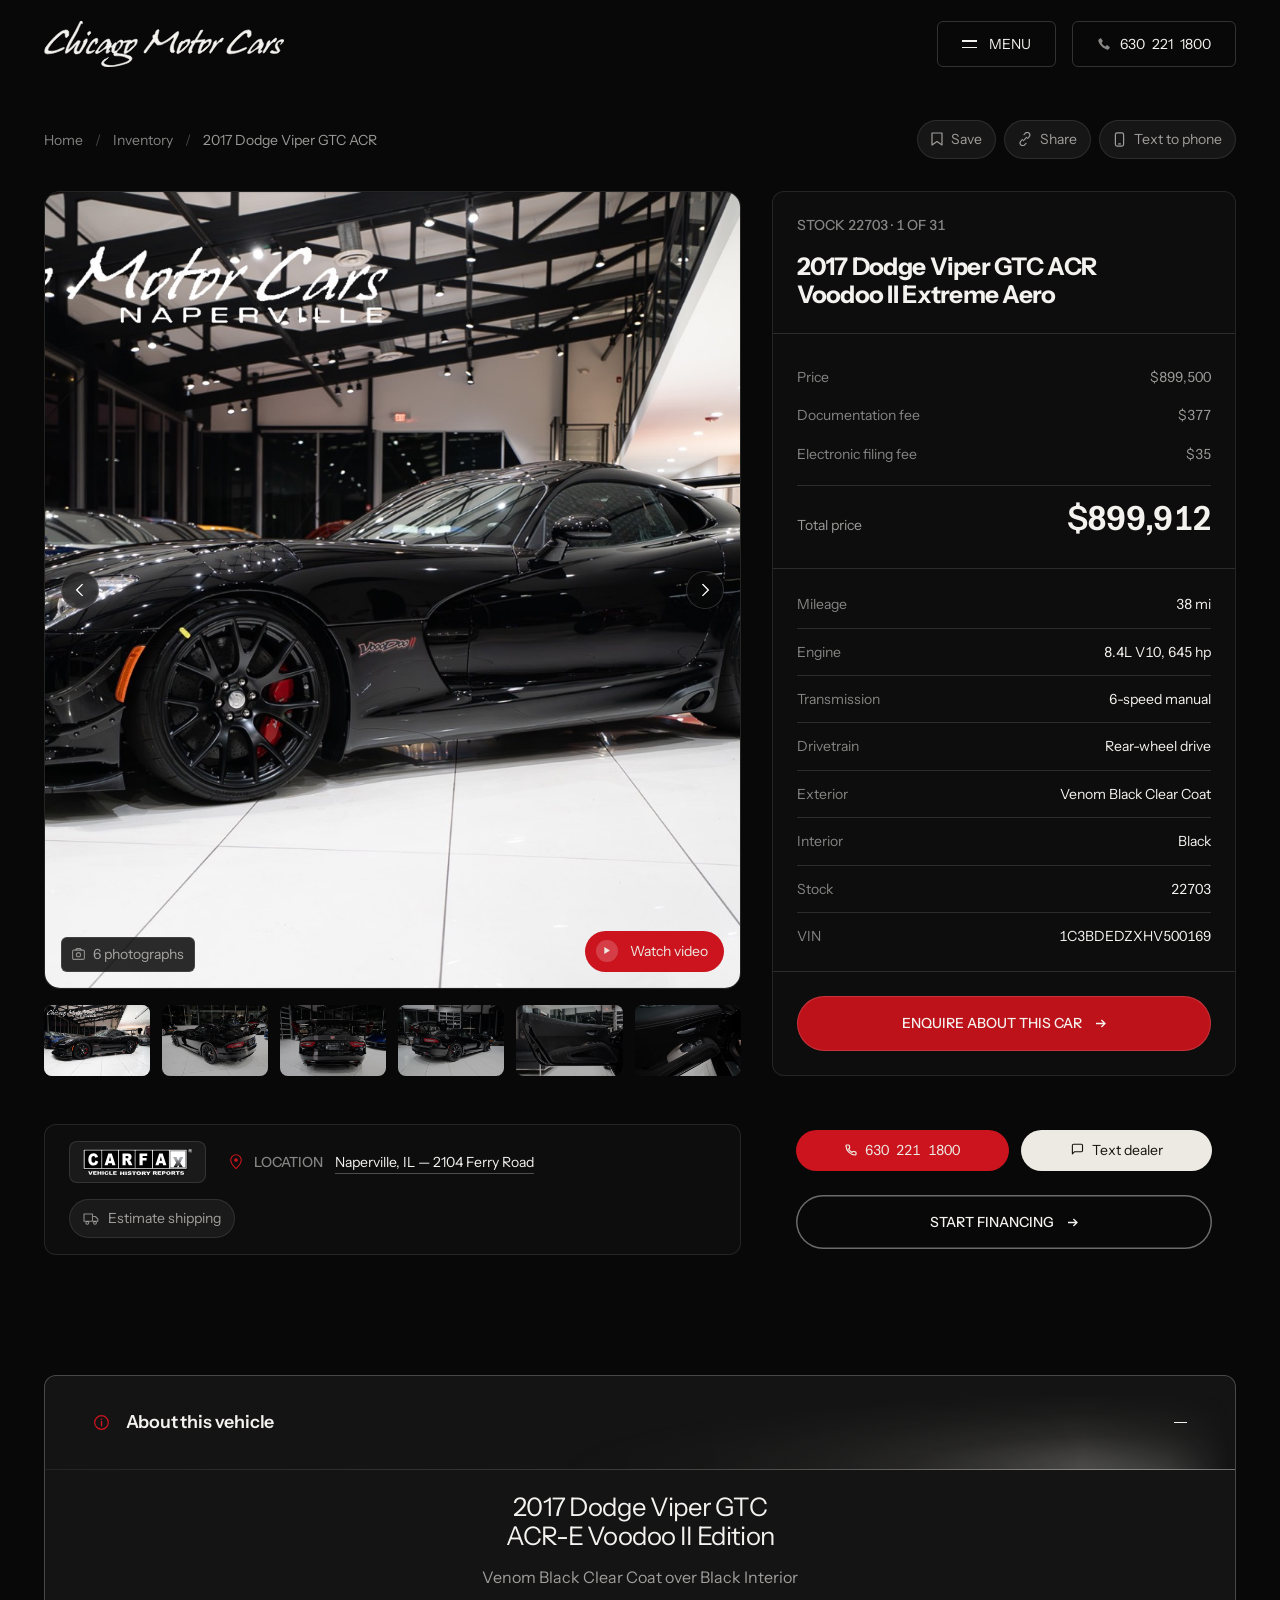
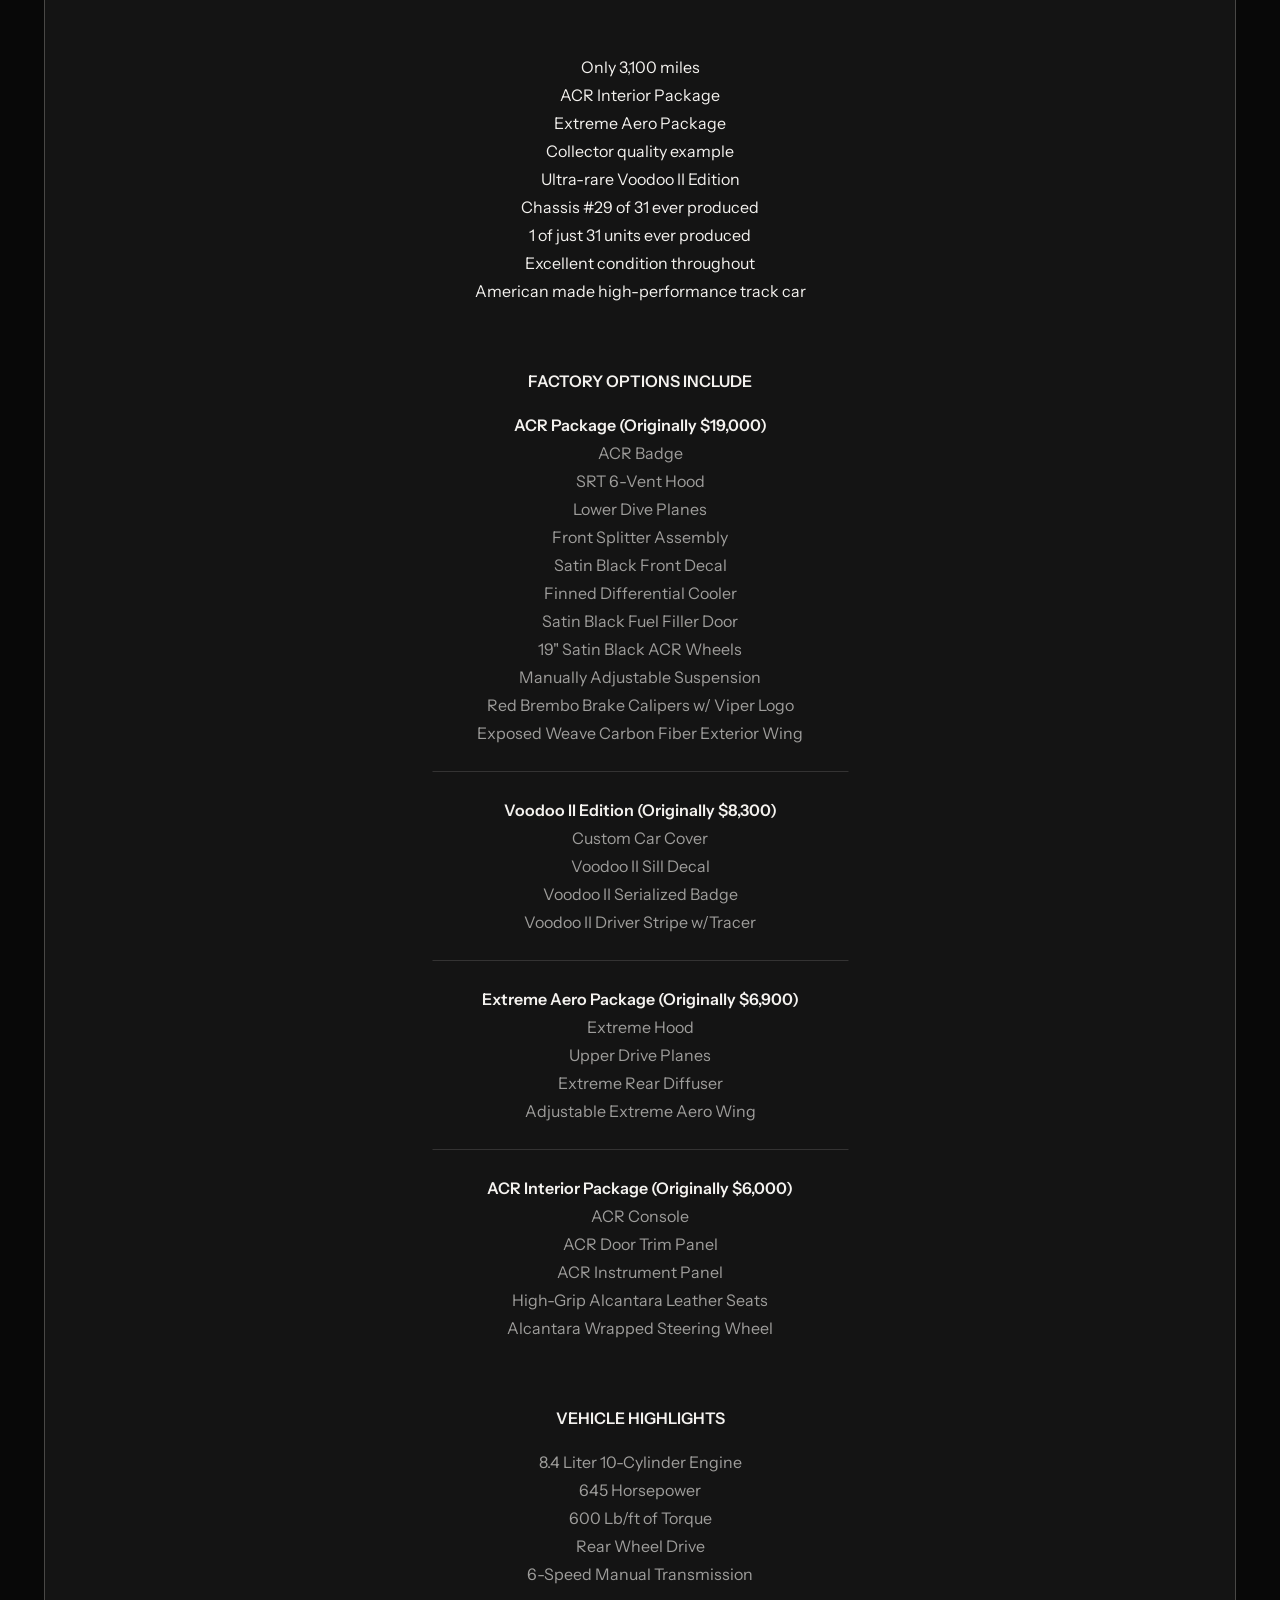
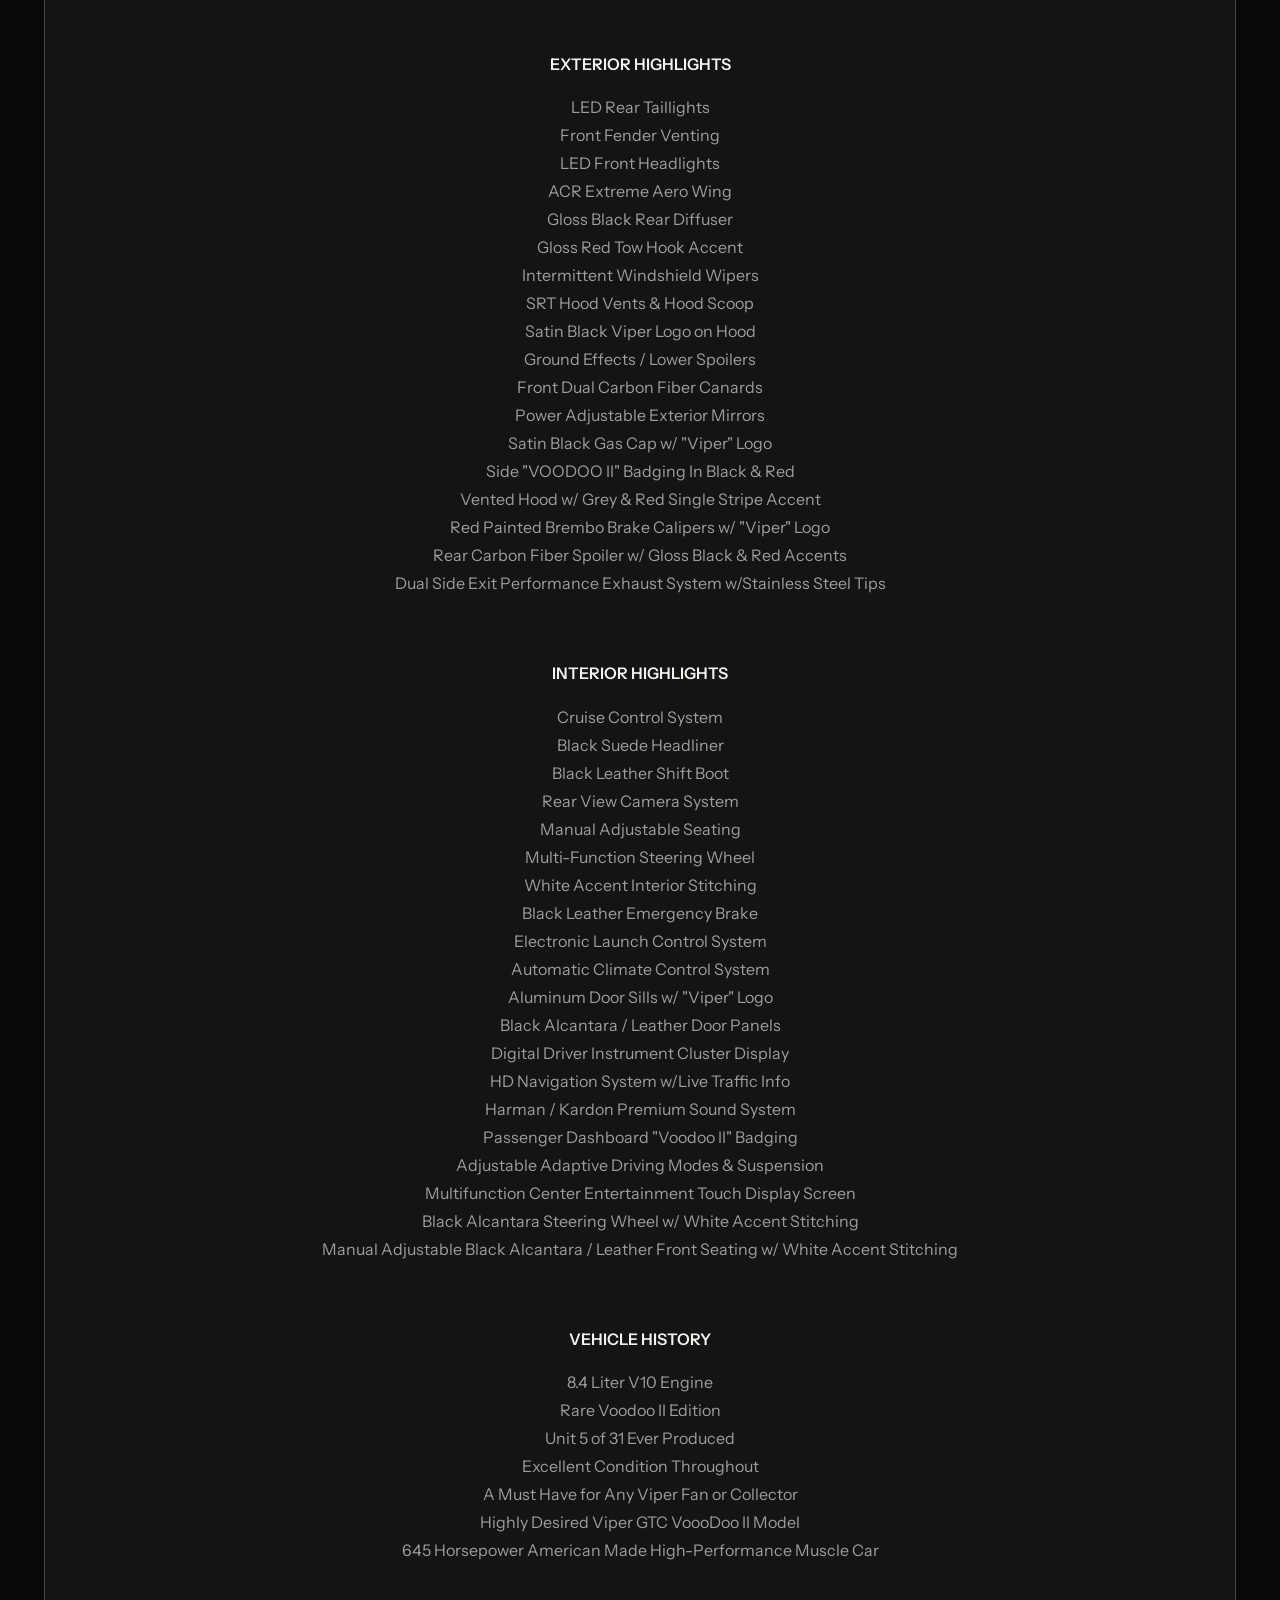
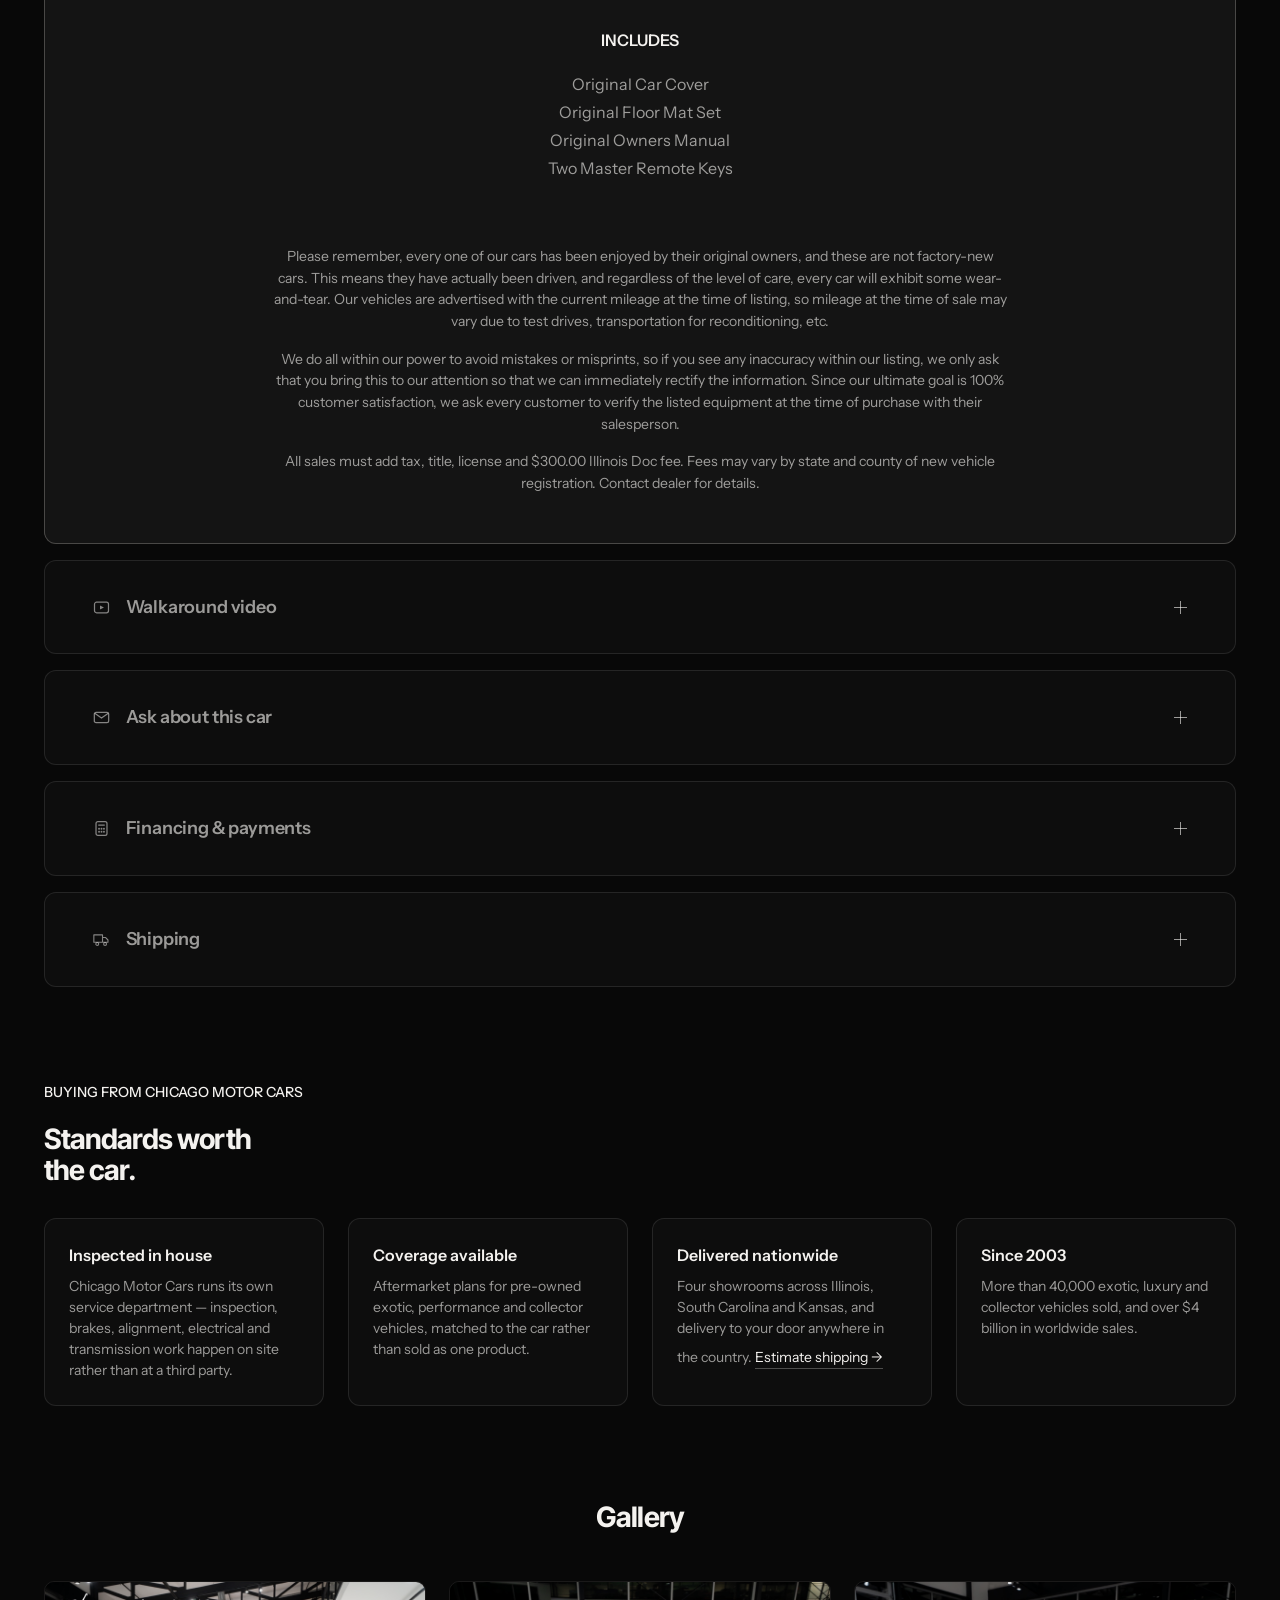
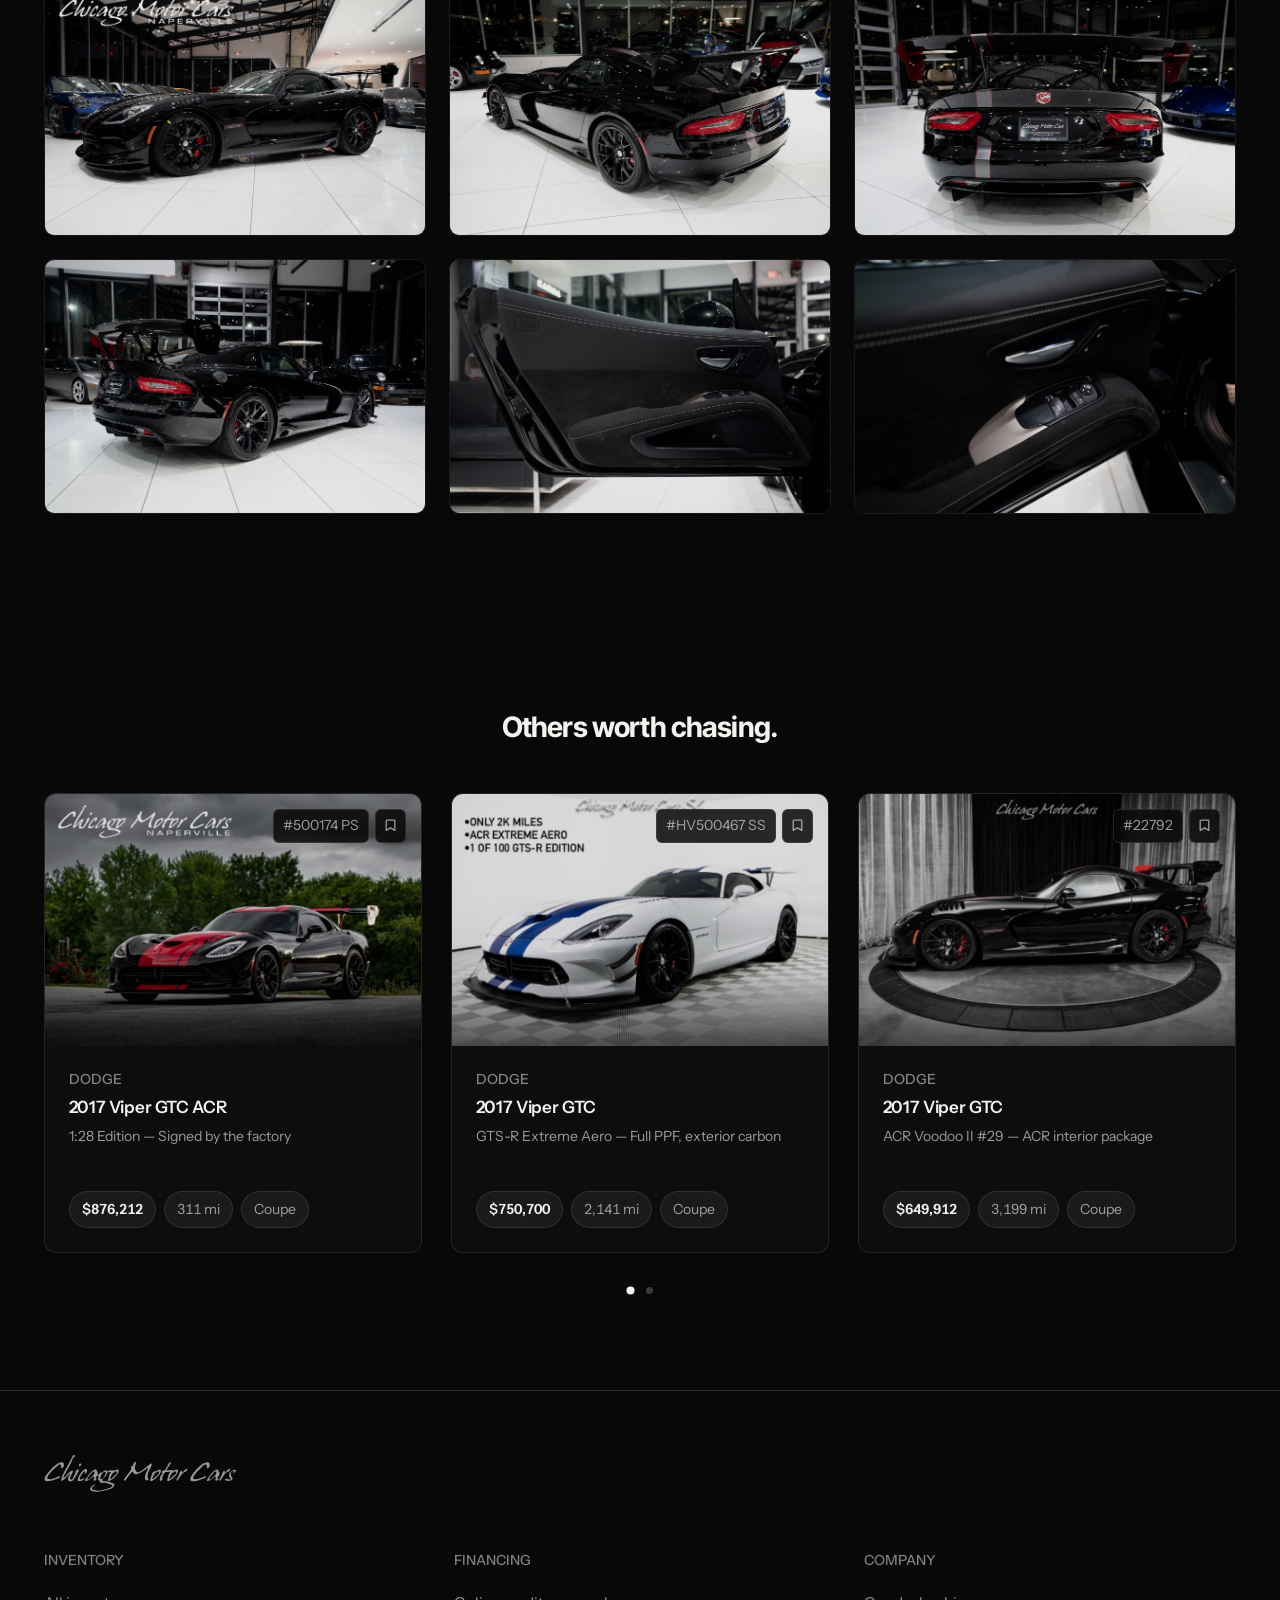
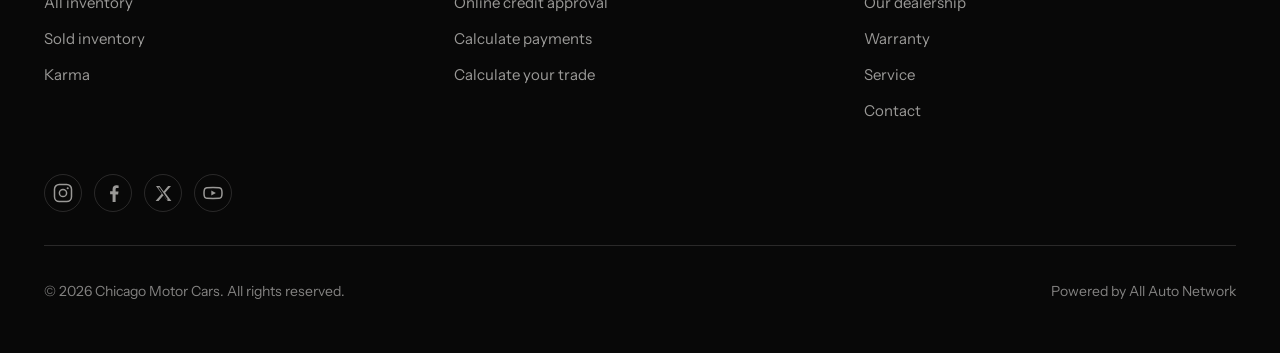
<file: vdp.html>
<!DOCTYPE html>
<!-- ============================================================
     vdp.html — THE VEHICLE DETAIL PAGE
     ============================================================
     Rebuilt 2026-08-18 to the Prestige VDP's composition, on Alex's
     instruction, and to nothing else of it: "делай с нашими spacings,
     tags, pills, fonts, colors."

     WHAT WAS TAKEN from prestige-final/vdp.html is the ORDER OF THE
     ARGUMENT — breadcrumb, a summary with the photograph left and the
     decision right, a full-width action bar under it, a standards
     band, three accordions, the gallery at size, related vehicles —
     and one structural idea worth naming: the specification belongs
     BESIDE the price, not two screens below it. A buyer looking at the
     car wants the colour, the mileage and the VIN in the same glance.
     Our first build put the spec table under both columns, which reads
     well and answers the wrong question.

     WHAT WAS NOT TAKEN is everything you can see. Prestige is a light
     page of white boxes with black fill buttons and its own type.
     This is the CMC dark ground, the CMC card, the CMC hairline, the
     CMC red pill, the CMC type scale. Not one value was copied across.

     WHAT WE KEPT THAT PRESTIGE DOES NOT HAVE is the price receipt.
     Their panel shows a single number. Ours shows the three figures
     the feed actually carries and their sum — more honest, and decided
     here first, so the reference does not overrule it.

     EVERY FIGURE IS THEIRS. 2017 Dodge Viper GTC ACR Voodoo II Extreme
     Aero, stock 22703, VIN 1C3BDEDZXHV500169, 38 miles, Venom Black
     Clear Coat over black, $899,500 plus a $377 documentation fee and
     a $35 electronic filing fee for a $899,912 total, six of its own
     photographs. Pulled from chicagomotorcars.com 2026-08-17.

     THE CARFAX MARK IS REAL AND I FIRST GOT IT WRONG. I wrote that
     there was no evidence CMC carries Carfax and left the slot to fact
     pills. The evidence was in my own scrape of their results page:
     every card links to a Carfax report for that VIN, beside a "Show
     me the Carfax" icon from their own theme. They are a Carfax dealer.
     The badge is here now, linking to the real report for this VIN,
     and it is THEIR OWN ARTWORK: assets/logos/carfax.svg, copied from
     the CMC source folder on this machine. I first typeset the word
     because their live site was returning 504 and I could not fetch the
     SVG — but the file was sitting in Alex's own WORK folders the whole
     time, in the CMC "VDP page" directory, and he had to tell me to go
     and look. Fetching was never the only route to an asset.

     ONE PLACE WHERE THE REFERENCE HAD SOMETHING AND WE LEFT A GAP, on
     purpose. Prestige's third accordion is
     a payment calculator; a monthly figure on a $900k car depends on
     the deposit, the term and the lender, and a slider that guesses
     all three tells you something untrue, so that panel explains the
     route and links to their real application.
     ============================================================ -->
<html lang="en">
<head>
<meta charset="utf-8">
<meta name="robots" content="noindex, nofollow">
<meta name="viewport" content="width=device-width, initial-scale=1">
<title>2017 Dodge Viper GTC ACR Voodoo II — Chicago Motor Cars</title>
<meta name="description" content="2017 Dodge Viper GTC ACR Voodoo II Extreme Aero. One of 31 produced, 38 delivery miles. Stock 22703 at Chicago Motor Cars.">

<link rel="preconnect" href="https://fonts.googleapis.com">
<link rel="preconnect" href="https://fonts.gstatic.com" crossorigin>
<!-- Instrument Serif is gone: nothing is set in it any more, and a face
     nothing uses is a request nothing needs. See tokens.css. -->
<link href="https://fonts.googleapis.com/css2?family=Instrument+Sans:ital,wght@0,400..700;1,400..700&family=Inter+Tight:wght@500;600;700&display=swap" rel="stylesheet">

<link rel="preload" as="image" href="assets/img/inventory-live/vdp-viper-1.jpg" fetchpriority="high">

<!-- There was no icon at all, so every tab showed the browser's blank page
     glyph — the identity simply stopped existing at 16px. The script
     wordmark cannot go there (its hairlines are a quarter-pixel at header
     size, never mind a tab), so the tile is the CMC red carrying the "C"
     lifted out of the wordmark. Both elements are already the brand's. -->
<link rel="icon" href="assets/logos/favicon.svg" type="image/svg+xml">
<link rel="apple-touch-icon" href="assets/logos/favicon.svg">

<link rel="stylesheet" href="assets/css/tokens.css?v=50">
<link rel="stylesheet" href="assets/css/main.css?v=462">
<!-- Last, so it wins on equal specificity. index.html does not load
     it, which is what keeps the approved page out of reach. -->
<link rel="stylesheet" href="assets/css/v2.css?v=68">
<!-- Last again. srp.html and vdp.html load this; index_3.html
     does not, and index.html loads neither. -->
<link rel="stylesheet" href="assets/css/inventory.css?v=61">
</head>
<body class="v2 is-vdp">

<span class="scroll-sentinel" aria-hidden="true"></span>

<!-- Navigation: eco.com's SHAPE, chicagomotorcars.com's TREE.

     The shape — wordmark alone far left, everything else in one frosted
     object top right, mono labels, a light pill closing the bar, and a
     panel that grows downward out of the bar.

     The tree is theirs, walked off the live <ul class="navbar-nav">
     rather than retyped from memory: six top-level items in their
     order, their labels, their hrefs, and their three levels. Nothing
     promoted, nothing folded, nothing renamed — Sell Us Your Car sits
     under Services because that is where they put it, and Warranty and
     Events stay top-level links with no children because that is what
     they are.

     Two things are NOT reproduced, both defects rather than structure:
     the same href printed twice in one menu (All Inventory / View All
     Inventory, and Boats on both levels), which is a duplicate link,
     not a choice. Each is kept once, in its first position.

     The eco rows carry a description line. These do not: their site
     has no such copy, and last pass I wrote it myself, which is how a
     nav ends up asserting things the business never said. Titles only,
     until there is real copy to put under them. -->
<!-- HREFS ARE THE LIVE SITE'S. The IA is the deliverable here, so the
     destinations are real and checkable rather than "#". -->
<!-- THE GLASS. A real refraction, not a frosted rectangle.

     feTurbulence makes a smooth low-frequency field and feDisplacementMap
     pushes the BACKDROP around by it, so whatever is behind the nav bends
     as it scrolls past. The type is content, not backdrop, so none of this
     touches the labels' legibility — only the picture under them moves.

     Verified in-browser before it was used: `backdrop-filter: url(#id)`
     parses in most engines and PAINTS in far fewer, so a striped probe was
     rendered and photographed first. It displaces in Chrome 151.

     baseFrequency is deliberately low. Higher and it stops reading as
     glass and starts reading as noise on a lens. -->
<svg width="0" height="0" style="position:absolute" aria-hidden="true" focusable="false">
  <filter id="nav-glass" x="-25%" y="-25%" width="150%" height="150%" color-interpolation-filters="sRGB">
    <feTurbulence type="fractalNoise" baseFrequency="0.006 0.011" numOctaves="2" seed="11" result="warp"/>
    <feGaussianBlur in="warp" stdDeviation="2.5" result="softWarp"/>
    <feDisplacementMap in="SourceGraphic" in2="softWarp" scale="16"
                       xChannelSelector="R" yChannelSelector="G"/>
  </filter>
</svg>

<header class="masthead">
  <div class="masthead__inner">

    <!-- One rail holding the whole navigation, wordmark included, with
         the call as a separate object beside it. That is the reference's
         structure, and it is also what makes the scrolled state calm:
         the rail keeps its box, so nothing slides when the contents
         change — see the crossfade in main.css. -->
    <div class="navbar">
      <a class="masthead__mark" href="index_3.html" aria-label="Chicago Motor Cars — home">
        <!-- The outlines are inline rather than <img src="cmc-wordmark.svg">
             because an <img> can be given neither of the two things this mark
             needed: colour it inherits, and a stroke. See main.css →
             .masthead__wm for the measurement behind both.

             They sit here rather than in a <symbol> + <use> sprite at the
             foot of the file simply because there is one consumer. A sprite
             buys reuse this page has no second use for, and it costs a layer
             of indirection between the header and the thing the header is.

             assets/logos/cmc-wordmark.svg stays the canonical source and
             holds the same 13 paths, with no stroke, so it is still the pure
             wordmark on its own. Regenerate from it; never retype. -->
        <svg class="masthead__wm" viewBox="0 0 1271 247" role="img" aria-hidden="true" focusable="false">
          <g id="cmc-wm">
          <path vector-effect="non-scaling-stroke" d="M342.645 95.7522C343.379 95.916 346.69 97.3987 347.583 97.7809C348.585 102.583 348.923 102.21 351.456 106.471C351.721 107.282 351.441 111.852 352.183 112.194C361.413 116.441 352.828 130.626 355.213 135.035C360.852 132.141 369.752 120.53 374.752 115.986C378.518 112.564 382.012 117.408 383.634 116.187C389.341 112.179 395.16 104.531 401.922 102.315C410.669 99.4497 415.646 99.7507 418.662 108.821C423.183 109.919 428.202 105.143 431.151 104.677C436.127 103.891 457.692 99.6465 460.808 102.439C460.465 103.904 460.217 104.717 460.257 106.245C461.201 106.485 486.311 91.4793 493.393 98.1843C493.975 99.7445 493.966 100.667 493.994 102.327C494.393 125.773 476.795 137.094 462.236 152.387C456.248 158.009 448.131 163.098 441.087 167.454C418.55 181.39 423.285 164.681 427.807 150.962C433.409 133.965 432.707 123.483 446.319 110.818C441.162 111.937 425.4 112.911 422.58 114.455C417.083 117.465 412.947 134.264 407.409 140.863C400.451 149.154 394.392 152.207 387.399 160.053C387.202 162.803 385.121 166.61 385.171 168.455C385.199 169.471 385.397 169.902 386.306 170.373C391.078 172.848 407.063 173.648 413.023 174.551C419.421 175.52 426.247 176.854 432.573 178.244C438.677 179.584 444.809 182.582 450.742 184.662C453.95 185.787 459.086 186.826 461.502 189.188C463.89 191.522 465.821 195.541 465.834 198.906C465.853 203.872 462.112 208.477 458.766 211.817C455.654 214.923 452.189 217.543 448.275 219.553C427.039 230.457 367.845 243.183 344.199 243.195C334.013 243.333 297.301 239.929 305.79 219.701C307.046 216.708 318.414 203.674 320.919 203.267C330.119 201.776 333.577 195.404 341.325 193.138C335.966 202.14 316.505 214.323 316.028 217.566C313.032 237.919 363.808 237.214 373.939 234.914C386.463 232.071 388.555 230.628 395.908 229.483C407.686 227.648 449.726 214.905 452.862 204.98C451.982 199.319 441.907 196.569 437.322 194.465C422.443 187.636 410.149 183.845 393.602 184.428C388.212 184.618 381.205 184.424 375.746 183.99C365.183 181.923 369.943 176.697 371.11 171.423C370.076 168.918 366.327 170.501 365.619 169.778C363.578 167.697 361.74 166.129 359.406 164.37C358.841 160.628 358.765 158.224 358.856 154.49C358.95 150.613 362.237 142.02 361.166 139.299C358.699 138.633 354.502 137.296 352.142 137.437C348.228 139.586 340.117 153.327 341.28 157.962C344.082 158.657 345.469 156.211 348.314 156.869C352.57 163.42 335.087 173.709 328.811 170.028C326.667 164.825 332.74 149.331 334.472 142.487C329.482 144.959 323.899 146.949 318.798 149.249C310.425 153.023 282.365 180.203 273.136 170.912C271.886 168.995 272.418 166.59 272.658 164.296C290.485 140.565 305.084 111.787 332.939 97.7927C334.968 96.7737 340.225 96.119 342.645 95.7522ZM293.29 161.943C295.32 159.223 298.941 158.239 301.981 155.943C321.396 141.278 331.066 137.384 335.388 112.79C333.313 108.493 332.967 108.737 328.097 109.323C317.83 113.119 285.391 150.496 286.311 160.82C288.302 162.725 290.603 162.149 293.29 161.943ZM380.329 159.191C396.458 155.723 422.181 107.22 399.465 110.449C384.204 115.813 379.544 131.601 374.514 145.258C373.396 148.292 370.823 155.161 371.858 158.28C373.335 159.573 374.596 159.689 376.543 159.562C377.808 159.47 379.07 159.347 380.329 159.191ZM465.072 116.107C457.824 118.322 453.959 118.496 450.355 126.465C447.879 131.938 436.593 154.237 436.394 158.216C438.669 159.658 444.057 157.219 446.587 156.355C457.147 147.706 463.046 138.866 475.825 131.244C480.143 121.379 483.088 120.115 482.755 109.328C478.712 109.178 474.795 108.965 470.752 109.279C467.972 111.57 467.073 113.127 465.072 116.107Z"/>
          <path vector-effect="non-scaling-stroke" d="M603.637 45.9087C605.277 45.7242 606.639 46.2817 608.21 46.7772C608.541 47.111 608.927 47.4981 609.365 47.9386C608.212 58.027 601.69 76.3342 601.123 85.6277C600.786 91.1449 607.905 105.14 609.686 109.029C621.054 115.096 618.155 117.412 632.545 110.942C652.418 102.023 668.091 87.6552 684.558 73.84C689.813 69.4281 705.387 54.27 711.623 55.8534C719.806 65.2192 697.619 99.7421 693.046 109.461C687.276 121.131 685.774 128.499 685.917 141.231C686.066 154.676 688.039 150.73 691.861 161.361L688.225 166.734C684.577 166.937 674.879 167.686 672.968 165.367C660.205 149.878 677.013 113.981 684.167 103.422C685.756 99.2791 690.781 88.4602 687.785 84.6925C673.415 92.9868 662.557 105.124 645.866 113.064C625.236 122.875 625.59 127.989 600.912 126.781C594.022 121.624 591.71 116.439 585.707 110.702C583.054 108.166 578.984 114.494 577.437 116.528C564.608 133.387 550.712 149.363 539.724 167.565C532.702 173.759 525.785 165.575 531.109 158.534C547.382 137.011 563.036 116.504 577.814 93.9072C577.141 83.6933 571.972 72.8247 587.086 72.4486C592.426 62.2788 590.398 49.7198 603.637 45.9087Z"/>
          <path vector-effect="non-scaling-stroke" d="M839.263 47.8657C840.2 47.6619 840.548 47.8207 841.46 48.0844C842.725 53.4018 813.856 93.4963 809.674 101.193C819.018 102.308 832.724 100.033 842.273 99.335C844.959 99.1388 850.432 98.2638 852.771 98.5946C853.937 101.651 850.196 104.173 851.331 106.969C856.065 106.942 871.775 92.7305 885.066 97.565C890.265 104.169 880.406 126.447 874.809 131.887C866.148 140.306 858.045 149.651 848.998 157.715C847.23 159.297 842.322 160.141 840.368 161.944C835.292 165.901 822.983 176.601 816.455 170.795C813.88 165.311 822.393 142.665 824.192 134.33C825.787 129.936 829.293 121.669 831.148 117.246C831.992 116.676 832.817 116.085 833.63 115.475C835.646 113.961 837.055 112.796 837.396 110.35C835.919 109.459 807.899 112.623 804.431 113.193C797.227 119.635 790.229 131.657 786.351 140.71C785.798 141.563 783.894 149.23 783.621 149.486C777.385 155.341 785.215 158.143 784.235 163.262C782.646 166.452 774.388 169.793 770.864 171.507C769.437 169.765 767.873 168.269 766.273 166.691C764.976 143.93 775.815 138.854 785.029 119.58C784.638 117.312 781.157 119.084 778.98 116.515C776.188 106.36 792.586 103.687 799.163 101.806C801.887 95.3774 808.284 88.6296 811.374 82.8002C816.877 72.4144 823.194 61.2674 828.492 50.8829C832.6 49.9619 835.274 49.2093 839.263 47.8657ZM856.891 116.207C853.155 117.309 849.47 118.259 846.039 120.118C842.8 125.572 828.256 153.676 828.548 158.532C830.794 159.519 836.558 157.016 838.922 156.114C845.083 150.862 850.86 144.45 857.288 139.356C867.128 131.549 876.286 122.945 874.878 109.275C871.018 109.168 866.824 108.954 863.008 109.309C860.669 111.179 858.752 113.841 856.891 116.207Z"/>
          <path vector-effect="non-scaling-stroke" d="M1081.06 47.2774C1086.16 47.2574 1087.87 48.322 1092.36 50.5011C1093.84 53.1122 1094.84 54.3995 1096.66 56.728C1096.78 62.8156 1096.85 68.9037 1096.87 74.9924C1092.11 81.4498 1085.84 93.6583 1078.26 83.689C1078 78.1228 1078.37 71.9515 1078.12 65.9192C1075.45 64.5359 1070.2 62.1094 1067.31 63.2457C1054.22 68.3719 1041.22 84.4957 1030.53 93.9084C1026.97 98.0454 1020.67 101.465 1017.5 105.822C1007.55 119.493 987.187 136.806 987.317 154.54C988.397 160.431 998.671 159.352 1002.13 159.887C1026.62 163.675 1046.71 145.879 1068.28 140.815L1070 140.357C1071.87 140.824 1072.36 140.925 1073.93 142.047L1074.14 143.516C1071 151.178 1050.26 157.217 1043.2 160.388C1023.82 169.096 1003.88 173.359 982.682 173.93C980.281 173.994 975.752 172.128 973.444 171.247C971.923 169.235 970.385 167.239 968.827 165.257C968.48 158.417 969.795 152.087 972.407 145.759C982.558 121.167 1036.04 66.7732 1059.12 53.7328C1065.72 49.9999 1074.01 50.2079 1081.06 47.2774Z"/>
          <path vector-effect="non-scaling-stroke" d="M115.096 47.3053C120.397 47.2448 121.913 48.2396 126.593 50.5256C127.914 52.9448 129.234 54.6446 130.868 56.8313C130.99 62.7268 130.894 68.9664 130.902 74.8919C127.804 79.4086 121.841 89.5884 115.534 87.2475C111.259 82.7773 112.451 72.2568 112.263 65.9086C106.446 62.8187 102.191 61.5238 96.4353 65.5704C85.0412 73.5824 75.6841 84.0048 65.3727 93.3108C60.746 97.4855 55.807 101.622 51.464 106.109C43.5428 116.513 31.753 127.96 25.6673 139.386C13.8971 161.486 26.2113 158.988 40.9632 159.853C63.9667 161.202 80.242 147.391 100.048 141.49C102.841 140.577 106.351 139.944 108.594 142.235C108.617 147.421 94.0391 153.974 89.3844 156.005C65.6079 166.377 42.3477 173.396 16.2236 174.134C15.1307 174.165 8.90197 171.583 7.51493 171.021C6.77479 169.738 4.84241 167.27 3.88791 165.978C3.01986 155.455 5.06218 152.156 7.40902 142.159C12.2995 137.171 20.4568 124.126 26.1799 117.138C45.3774 93.6961 67.8297 70.1604 93.611 53.8956C98.0243 51.1115 108.524 49.9436 115.096 47.3053Z"/>
          <path vector-effect="non-scaling-stroke" d="M1148.65 95.6486C1150.26 95.8174 1152.5 97.2143 1154.01 98.0317C1155.41 102.502 1155.76 106.314 1156.32 110.918C1158.28 113.191 1160.14 111.205 1161.15 114.789C1165.18 129.029 1156.8 137.543 1149.78 148.687C1148.58 150.589 1146.42 155.12 1147.07 157.433C1150.11 158.951 1151.92 156.008 1155.46 157.623C1155.43 157.865 1155.39 158.105 1155.34 158.344C1154.54 161.952 1149.56 166.754 1146.33 168.566C1125.69 180.132 1138.18 151.193 1140.56 142.503C1136.46 144.444 1118.73 151.009 1117.49 153.717C1115.69 156.147 1098.07 168.416 1094.93 169.618C1080.11 175.125 1072.36 173.216 1083.32 157.283C1094.91 140.446 1104.35 125.634 1119.64 111.729C1131.13 101.277 1132.95 98.5362 1148.65 95.6486ZM1098.66 161.923C1101.64 159.373 1103.32 158.907 1106.59 156.671C1117.37 149.244 1129.48 141.192 1136.69 130.008C1137.64 128.529 1139.06 122.406 1139.53 120.53C1140.48 116.829 1143.13 114.533 1141.27 110.907C1138.98 108.63 1137.24 108.874 1134.18 109.283C1124.11 112.886 1090.34 151.325 1092.19 161.238C1093.98 162.511 1096.39 162.182 1098.66 161.923Z"/>
          <path vector-effect="non-scaling-stroke" d="M765.205 97.0542C767.11 96.5267 770.914 96.4833 772.533 97.7543C773.253 98.7199 773.755 99.5931 773.811 100.814C775.065 127.345 750.885 140.761 736.416 158.177C724.733 162.215 721.686 168.918 711.803 172.155C710.016 172.376 707.428 172.878 705.679 172.28C705.064 172.071 704.382 171.607 704.09 171.031C700.479 163.968 715.209 126.87 718.355 117.435C722.654 114.779 723.982 113.173 726.687 109.111C732.253 107.287 734.127 107.155 739.984 107.496C748.838 101.258 753.832 98.1961 765.205 97.0542ZM744.339 116.52C738.799 117.766 738.811 117.722 733.835 120.101C730.181 125.872 716.22 152.847 716.189 158.388C717.945 159.261 720.123 158.362 722.046 157.714C723.442 157.241 724.826 156.756 726.21 156.26C731.229 151.449 736.336 146.734 741.535 142.118C751.928 132.867 763.89 125.212 761.954 109.232C758.225 109.16 753.752 108.957 750.11 109.352C747.727 110.979 745.971 114.071 744.339 116.52Z"/>
          <path vector-effect="non-scaling-stroke" d="M268.502 156.513C256.348 167.04 246.178 174.576 228.56 172.572C220.142 171.614 224.442 153.664 227.032 148.909C235.669 134.238 248.383 107.888 263.368 98.5102C286.097 84.286 287.298 95.0981 283.043 114.299C280.106 117.068 278.192 122.071 273.691 123.645C269.317 121.382 275.643 109.724 269.267 106.965C260.556 107.265 238.832 143.123 236.732 151.577C232.105 170.195 259.635 157.785 265.445 154.585C267.418 155.344 267.46 155.006 268.502 156.513Z"/>
          <path vector-effect="non-scaling-stroke" d="M943.643 90.5454C944.927 90.4777 949.761 90.8805 950.561 91.8077C948.594 99.0253 944.567 105.416 939.411 110.734C936.911 110.644 933.654 110.77 931.091 110.799C929.23 112.186 919.451 119.366 918.341 120.769C910.877 130.055 903.816 139.48 897.109 149.312C893.69 154.317 885.401 169.269 880.282 170.47C878.327 170.149 878.96 170.52 877.738 169.013C876.931 166.341 877.409 164.318 877.806 161.59C878.997 156.438 884.47 151.634 887.442 146.167C893.814 134.44 896.507 125.891 899.646 113.017C903.623 109.866 908.227 101.138 913.607 104.217C916.181 109.166 910.324 115.462 913.272 117.439C918.403 115.59 927.554 102.66 931.836 98.7932C934.888 96.034 939.97 93.4895 943.643 90.5454Z"/>
          <path vector-effect="non-scaling-stroke" d="M1227.4 90.5137C1228.91 90.497 1229.5 90.4305 1230.89 91.1331C1235.28 96.8172 1226.29 107.049 1222.33 110.842C1219.78 110.706 1216.71 110.77 1214.12 110.76C1211.67 112.796 1203.45 118.476 1201.43 120.852C1192.01 131.904 1182.82 145.605 1174.84 157.674C1171.79 162.307 1166.52 172.407 1161.25 169.544C1159.51 166.544 1160.79 162.854 1161.59 159.616C1166.83 150.751 1173.44 142.575 1177.23 132.728C1177.8 131.256 1179.13 128.958 1179.19 127.426C1179.46 120.573 1186.94 101.569 1195.77 104.058C1198.52 108.574 1195.24 112.083 1195.7 117.331C1200.03 117.39 1212.03 101.259 1216.25 97.9498C1220.39 94.7022 1222.86 93.222 1227.4 90.5137Z"/>
          <path vector-effect="non-scaling-stroke" d="M241.37 55.9161C241.545 55.9123 241.721 55.9143 241.898 55.922C244.062 56.0171 245.267 56.3558 246.582 57.7461C247.309 60.0686 247.01 62.697 246.885 65.1416C242.62 69.3989 242.689 72.4101 236.512 75.0743C234.548 75.4734 235.285 75.5385 233.462 74.9415C230.887 72.1314 231.273 66.8762 231.14 62.9651C234.481 58.099 235.875 57.1347 241.37 55.9161Z"/>
          <path vector-effect="non-scaling-stroke" d="M193.829 0H200.489C202.398 5.27974 205.353 8.78451 202.409 14.624C200.144 15.0994 200.916 13.3065 197.705 12.3146C195.853 13.3189 184.019 38.6235 183.363 41.5685C179.899 57.1183 124.821 142.828 128.425 151.281L129.664 151.514C133.274 150.566 150.415 134.968 152.932 131.302C160.47 120.327 169.648 114.216 178.537 104.866C181.304 104.843 189.427 104.396 191.54 105.876C194.697 114.862 151.641 167.962 186.117 161.864C193.554 147.209 205.034 130.834 209.356 114.825C209.872 112.917 209.757 107.739 209.722 105.594C213.159 102.649 216.528 99.6273 219.827 96.5311C222.464 96.2375 225.862 95.2651 228.492 94.601C228.712 98.5437 229.342 105.746 227.79 109.324C220.707 125.632 209.979 140.514 200.976 155.851C197.674 161.476 193.378 165.975 188.761 170.49C177.287 172.648 179.952 174.754 167.28 174.16C164.888 172.453 161.845 169.68 159.547 167.691C158.757 154.481 160.548 145.943 167.786 134.651C169.525 131.937 172.366 125.771 171.716 122.529C169.63 122.492 157.065 138.974 154.485 141.389C148.723 146.846 142.499 151.754 136.83 157.327C131.849 162.225 120.604 173.496 113.103 170.197C112.565 168.73 113.1 168.293 113.318 166.923C120.051 124.707 146.606 90.0272 166.236 53.1037C174.368 37.5873 182.069 21.8347 189.749 6.09131C190.625 4.29554 192.624 2.1927 193.829 0Z"/>
          <path vector-effect="non-scaling-stroke" d="M1206.85 155.785C1211.95 158.083 1232.46 165.79 1236.25 161.715C1236.79 159.29 1235.07 154.459 1233.46 152.722C1212.75 130.315 1234.81 103.58 1259.3 98.5536C1264.3 97.5259 1266.11 98.1483 1270.7 100.804V106.582C1266.61 109.614 1258.62 124.01 1252.88 124.512C1252.41 121.045 1259.42 115.146 1258.24 109.909C1252.56 105.73 1242.51 111.199 1238.44 115.774C1238.03 118.517 1235.2 128.101 1235.61 129.776C1237.14 135.932 1242.83 142.728 1245.58 148.59C1247.14 151.904 1248.08 154.604 1249.89 157.889C1243.63 165.045 1241.2 169.633 1231.01 171.249C1224.75 172.243 1198.51 173.251 1197.37 164.709C1198.67 162.665 1204.24 158.495 1206.85 155.785Z"/>
        </g>
          </svg>
      </a>

      <nav class="navbar__groups" aria-label="Primary">

        <div class="navmenu">
          <button class="navmenu__trigger" type="button" aria-expanded="false" aria-controls="nav-inventory">
            Inventory
            <svg class="navmenu__chev" width="9" height="6" viewBox="0 0 9 6" fill="none" aria-hidden="true"><path d="m1 1 3.5 3.5L8 1" stroke="currentColor" stroke-width="1.3"/></svg>
          </button>
          <!-- Their third level is "View Inventory", which is dropped as a
               heading: you are already inside Inventory, so it names the
               menu you are standing in. That is CMS structure showing
               through, not information. The twelve body types keep their
               own column; the siblings keep theirs. -->
          <div class="navmenu__panel navmenu__panel--mega" id="nav-inventory" hidden>
            <div class="navmenu__group navmenu__group--wide">
              <ul class="navmenu__list navmenu__list--2">
                <li><a href="srp.html">All Inventory</a></li>
                <li><a href="srp.html">Convertibles</a></li>
                <li><a href="srp.html">Coupes</a></li>
                <li><a href="srp.html">Hatchbacks</a></li>
                <li><a href="srp.html">Sedans</a></li>
                <li><a href="srp.html">SUVs</a></li>
                <li><a href="srp.html">Wagons</a></li>
                <li><a href="srp.html">Pickup Trucks</a></li>
                <li><a href="srp.html">Sprinter Van</a></li>
                <li><a href="srp.html">Motorcycles</a></li>
                <li><a href="index_3.html">Boats</a></li>
                <li><a href="srp.html">Sold Inventory</a></li>
              </ul>
            </div>
            <!-- The eight siblings, in their order, unlabelled — the site
                 gives them no heading and inventing one is how "Showrooms"
                 nearly ended up here as my copy rather than theirs. -->
            <div class="navmenu__group">
              <ul class="navmenu__list">
                <li><a href="srp.html">West Chicago</a></li>
                <li><a href="srp.html">Naperville</a></li>
                <li><a href="srp.html">South Carolina</a></li>
                <li><a href="srp.html">Kansas</a></li>
                <li><a href="srp.html">Karma</a></li>
                <li><a href="index_3.html">Schedule Test Drive</a></li>
              </ul>
            </div>
          </div>
        </div>

        <!-- LOCATIONS, after Inventory. Built from the same .navmenu
             primitive as Financing and Services — trigger, panel, list —
             so it inherits the open/close, the focus handling and the
             escape key without a line of new script.

             The four rows point at CMC's per-location INVENTORY pages,
             because those are the only per-location pages the site has:
             there is no West Chicago page with hours and directions on
             it. Worth building; not something to invent here. Contact us
             closes the list, since that is where an address question
             currently has to go. -->
        <div class="navmenu">
          <button class="navmenu__trigger" type="button" aria-expanded="false" aria-controls="nav-locations">
            Locations
            <svg class="navmenu__chev" width="9" height="6" viewBox="0 0 9 6" fill="none" aria-hidden="true"><path d="m1 1 3.5 3.5L8 1" stroke="currentColor" stroke-width="1.3"/></svg>
          </button>
          <div class="navmenu__panel" id="nav-locations" hidden>
            <div class="navmenu__group">
              <ul class="navmenu__list">
                <li><a href="locations.html">All locations</a></li>
                <li><a href="srp.html">West Chicago, IL</a></li>
                <li><a href="srp.html">Naperville, IL</a></li>
                <li><a href="srp.html">Rock Hill, SC</a></li>
                <li><a href="srp.html">Tonganoxie, KS</a></li>
                <!-- SIMULATED — see the Locations register. It points at
                     Contact Us because that is where a question about a
                     showroom that has not opened has to go. -->
                <li><a href="index_3.html">Newport Beach, CA <span class="navmenu__soon">Soon</span></a></li>
                <li><a href="index_3.html">Contact Us</a></li>
              </ul>
            </div>
          </div>
        </div>

        <div class="navmenu">
          <button class="navmenu__trigger" type="button" aria-expanded="false" aria-controls="nav-financing">
            Financing
            <svg class="navmenu__chev" width="9" height="6" viewBox="0 0 9 6" fill="none" aria-hidden="true"><path d="m1 1 3.5 3.5L8 1" stroke="currentColor" stroke-width="1.3"/></svg>
          </button>
          <div class="navmenu__panel" id="nav-financing" hidden>
            <div class="navmenu__group">
              <ul class="navmenu__list">
                <li><a href="financing.html">Online Credit Approval</a></li>
                <li><a href="financing.html">Trucks &amp; Equipment Online Credit Approval</a></li>
                <li><a href="financing.html">Calculate Your Trade</a></li>
                <li><a href="financing.html">Calculate Payments</a></li>
                <li><a href="financing.html">Purchase with BitPay</a></li>
              </ul>
            </div>
          </div>
        </div>

        <a class="navbar__link" href="index_3.html">Warranty</a>

        <div class="navmenu">
          <button class="navmenu__trigger" type="button" aria-expanded="false" aria-controls="nav-services">
            Services
            <svg class="navmenu__chev" width="9" height="6" viewBox="0 0 9 6" fill="none" aria-hidden="true"><path d="m1 1 3.5 3.5L8 1" stroke="currentColor" stroke-width="1.3"/></svg>
          </button>
          <div class="navmenu__panel" id="nav-services" hidden>
            <div class="navmenu__group">
              <ul class="navmenu__list">
                <li><a href="index_3.html">Our Services</a></li>
                <li><a href="index_3.html">Schedule Appointment</a></li>
                <li><a href="index_3.html">Sell Us Your Car</a></li>
              </ul>
            </div>
          </div>
        </div>

        <div class="navmenu">
          <button class="navmenu__trigger" type="button" aria-expanded="false" aria-controls="nav-about">
            About Us
            <svg class="navmenu__chev" width="9" height="6" viewBox="0 0 9 6" fill="none" aria-hidden="true"><path d="m1 1 3.5 3.5L8 1" stroke="currentColor" stroke-width="1.3"/></svg>
          </button>
          <div class="navmenu__panel" id="nav-about" hidden>
            <div class="navmenu__group">
              <ul class="navmenu__list">
                <li><a href="index_3.html">Review Us</a></li>
                <li><a href="index_3.html">Contact Us</a></li>
                <li><a href="our-dealership.html">Our Dealership</a></li>
                <li><a href="team.html">Our Team</a></li>
                <li><a href="videos.html">Our Videos</a></li>
                <li><a href="index_3.html">Testimonials</a></li>
              </ul>
            </div>
          </div>
        </div>

        <a class="navbar__link" href="events.html">Events</a>

      </nav>

      <!-- Also in their header, and easy to miss: a saved-vehicles counter.
           It stays, quiet, because a count nobody has filled yet should
           not outrank the call. -->
      <!-- Glyph + count while the rail is packed, full label everywhere
           else. This is where the bigger wordmark's width came from —
           main.css said so before it was needed: "the width has to come
           from the CONTENT — dropping My Garage to its glyph frees
           100px". The label is only ever visually hidden, never removed,
           so the control keeps its name for a screen reader. -->
      <a class="navbar__garage" href="index_3.html">
        <svg class="navbar__garage-icon" width="15" height="15" viewBox="0 0 15 15" fill="none" aria-hidden="true">
          <path d="M4 2.2h7a.8.8 0 0 1 .8.8v9.4L7.5 9.9l-4.3 2.5V3a.8.8 0 0 1 .8-.8Z" stroke="currentColor" stroke-width="1.3" stroke-linejoin="round"/>
        </svg>
        <span class="navbar__garage-label">My Garage</span>
        <span class="navbar__count">0</span>
      </a>

      <!-- Absolutely positioned at the rail's trailing edge so it can
           fade in exactly where the groups fade out, and take no space
           while it is invisible. -->
      <button class="menu-toggle" type="button"
              aria-expanded="false" aria-controls="site-menu">
        <span class="menu-toggle__bars" aria-hidden="true"><i></i><i></i></span>
        <span class="menu-toggle__label"></span>
      </button>
    </div>

    <!-- Outside the rail, and deliberately: on a $1.2M car the conversion
         is a call, so it is the one thing that is never inside a
         container that can collapse. It does not move on scroll. -->
    <a class="navbar__cta" href="tel:+16302211800">
        <svg class="navbar__cta-icon" width="15" height="15" viewBox="0 0 15 15" fill="none" aria-hidden="true">
          <path d="M4.2 1.6 5.9 4 4.6 5.7c.7 1.7 2 3 3.7 3.7L10 8.1l2.4 1.7c.4.3.5.8.2 1.2l-1 1.3c-.3.4-.8.5-1.2.4C5.9 11.6 2.4 8.1 1.3 3.6c-.1-.4 0-.9.4-1.2l1.3-1c.4-.3.9-.2 1.2.2Z" fill="currentColor"/>
        </svg>
      <span class="navbar__cta-text">630&#160;221&#160;1800</span>
      <span class="u-visually-hidden">Call Chicago Motor Cars</span>
    </a>
  </div>
</header>


<!-- READ POSITION, along the bottom edge of the screen.

     It started as a hairline under the masthead, doing two jobs at once
     — separating the bar and reporting position. Moved down here it is
     only doing the second, which is the honest arrangement: the bar no
     longer needs a rule under it now that the nav items carry their own
     ground, and a progress line reads better against the edge you are
     scrolling toward than the one you are scrolling away from.

     Outside <header> because it is no longer part of it. It appears only
     after the hero has gone, so it never lies across the claim's air.

     A persistent layer, and counted as one: 3px on the extreme edge,
     below the menu's z-index so an open panel covers it rather than
     having a red line float over a full-screen overlay. -->
<div class="readbar" aria-hidden="true"><i class="readbar__fill"></i></div>

<!-- Ships hidden; the toggle only becomes real once the script confirms
     it can open. Without JS the nav row above stays on the page, so no
     route is ever trapped behind a script. -->
<div class="menu" id="site-menu" hidden>
  <div class="menu__inner shell">
    <!-- Every group and every row the desktop bar has. Content parity is
         an invariant: neither a phone nor a scrolled desktop is offered
         a shorter site.

         It mirrors the bar exactly: four headed groups, then the two
         top-level entries that have no children, unheaded. A heading
         reading "Warranty" over a single link reading "Warranty" is the
         same defect as "View Inventory" inside Inventory — a label that
         names itself. -->
    <nav class="menu__nav" aria-label="Primary">
      <section class="menu__group menu__group--wide">
        <p class="micro menu__label">Inventory</p>
        <a href="srp.html">All Inventory</a>
        <a href="srp.html">Convertibles</a>
        <a href="srp.html">Coupes</a>
        <a href="srp.html">Hatchbacks</a>
        <a href="srp.html">Sedans</a>
        <a href="srp.html">SUVs</a>
        <a href="srp.html">Wagons</a>
        <a href="srp.html">Pickup Trucks</a>
        <a href="srp.html">Sprinter Van</a>
        <a href="srp.html">Motorcycles</a>
        <a href="index_3.html">Boats</a>
        <a href="srp.html">Sold Inventory</a>
        <a href="srp.html">West Chicago</a>
        <a href="srp.html">Naperville</a>
        <a href="srp.html">South Carolina</a>
        <a href="srp.html">Kansas</a>
        <a href="srp.html">Karma</a>
        <a href="index_3.html">Schedule Test Drive</a>
      </section>
      <section class="menu__group">
        <p class="micro menu__label">Locations</p>
        <a href="locations.html">All locations</a>
        <a href="srp.html">West Chicago, IL</a>
        <a href="srp.html">Naperville, IL</a>
        <a href="srp.html">Rock Hill, SC</a>
        <a href="srp.html">Tonganoxie, KS</a>
        <a href="index_3.html">Newport Beach, CA <span class="navmenu__soon">Soon</span></a>
        <a href="index_3.html">Contact Us</a>
      </section>

      <section class="menu__group">
        <p class="micro menu__label">Financing</p>
        <a href="financing.html">Online Credit Approval</a>
        <a href="financing.html">Trucks &amp; Equipment Online Credit Approval</a>
        <a href="financing.html">Calculate Your Trade</a>
        <a href="financing.html">Calculate Payments</a>
        <a href="financing.html">Purchase with BitPay</a>
      </section>
      <section class="menu__group">
        <p class="micro menu__label">Services</p>
        <a href="index_3.html">Our Services</a>
        <a href="index_3.html">Schedule Appointment</a>
        <a href="index_3.html">Sell Us Your Car</a>
      </section>
      <section class="menu__group">
        <p class="micro menu__label">About Us</p>
        <a href="index_3.html">Review Us</a>
        <a href="index_3.html">Contact Us</a>
        <a href="our-dealership.html">Our Dealership</a>
        <a href="team.html">Our Team</a>
        <a href="videos.html">Our Videos</a>
        <a href="index_3.html">Testimonials</a>
      </section>
      <!-- The bar's two childless top-level entries, plus My Garage.
           No heading: there is no category here to name. -->
      <section class="menu__group menu__group--plain">
        <a href="index_3.html">Warranty</a>
        <a href="events.html">Events</a>
        <a href="index_3.html">My Garage</a>
      </section>
    </nav>

    <!-- The two feature cards that used to sit here are GONE.

         They came from ballance.framer.website, where the panel surfaces
         content beside the routes, and the idea was sound. It cost 303px
         of a 1374px panel — a quarter of it — to show two cars the
         visitor did not ask for, in a control whose entire job is to get
         them somewhere. That is the device losing to the task: a menu
         that has to be scrolled to reach its own links has stopped being
         a menu. The cars belong on the page, not inside the way out of
         it.

         assets/img/stock/ keeps both frames for whoever wants them in a
         section. -->

    <div class="menu__foot">
      <p class="micro menu__label">Showrooms</p>
      <ul class="menu__places">
        <li>West Chicago, IL <span>630 221 1800</span></li>
        <li>Naperville, IL <span>630 221 1800</span></li>
        <li>Rock Hill, SC <span>803 891 7788</span></li>
        <li>Kansas City <span>913 845 9633</span></li>
        <li>Newport Beach, CA <span>Opening soon</span></li>
      </ul>
    </div>
  </div>
</div>

<main>

  <section class="vdp">
    <div class="shell">

      <!-- Where you are on the left, what you can do with the page on
           the right, one line above everything. Save and Share moved up
           out of the action bar on Alex's call, and the move is right:
           that bar is about buying THIS car — call, text, finance — and
           these two are about keeping the page. Different verbs, so they
           belong to the page furniture rather than to the offer. -->
      <div class="topbar">
        <nav class="crumbs" aria-label="Breadcrumb">
          <a href="index_3.html">Home</a>
          <span class="crumbs__sep" aria-hidden="true">/</span>
          <a href="srp.html">Inventory</a>
          <span class="crumbs__sep" aria-hidden="true">/</span>
          <span aria-current="page">2017 Dodge Viper GTC ACR</span>
        </nav>
        <div class="topbar__tools">
          <button class="tool" type="button" data-save="22703" aria-pressed="false">
            <svg width="12" height="14" viewBox="0 0 12 14" fill="none" aria-hidden="true"><path d="M1 1h10v12L6 9.6 1 13V1Z" stroke="currentColor" stroke-width="1.2" stroke-linejoin="round"/></svg>
            Save
          </button>
          <button class="tool" type="button" data-share aria-label="Copy a link to this vehicle">
            <svg width="14" height="14" viewBox="0 0 14 14" fill="none" aria-hidden="true"><path d="M5.4 8.6 8.6 5.4M6 2.6 7.4 1.2a2.6 2.6 0 0 1 3.7 3.7L9.7 6.3M8 11.4 6.6 12.8a2.6 2.6 0 0 1-3.7-3.7L4.3 7.7" stroke="currentColor" stroke-width="1.2" stroke-linecap="round"/></svg>
            Share
          </button>
          <!-- SEND IT TO YOURSELF, not to the dealership. Alex drew the
               distinction and it is the one that decides where the control
               lives: "Text us" in the action bar starts a conversation with
               Chicago Motor Cars; this puts the car in your own pocket, so
               it sits with Save and Share as page furniture.

               It is a real sms: link with the listing's URL in the body, so
               on a phone it opens the composer already written and you pick
               who gets it — usually yourself. No form, no field, no number
               collected, nothing to wire on the back end. On a desktop the
               script falls back to copying the link, because an sms: href
               there is a control that silently does nothing. -->
          <a class="tool" href="sms:?&amp;body=" data-text-to-phone
             aria-label="Send this vehicle to your phone">
            <svg width="13" height="15" viewBox="0 0 13 15" fill="none" aria-hidden="true"><rect x="2.4" y="0.9" width="8.2" height="13.2" rx="1.8" stroke="currentColor" stroke-width="1.2"/><path d="M5.6 11.9h1.8" stroke="currentColor" stroke-width="1.2" stroke-linecap="round"/></svg>
            Text to phone
          </a>
        </div>
      </div>

      <!-- ---- SUMMARY: the photograph, and the decision ---- -->
      <div class="sum">

        <div class="gal">
          <div class="gal__stage">
          <img class="is-active" data-frame="0" src="assets/img/inventory-live/vdp-viper-1.jpg"
               alt="2017 Dodge Viper GTC ACR Voodoo II, photograph 1 of 6"
               width="1600" height="1066" fetchpriority="high" decoding="async">
          <img class="" data-frame="1" src="assets/img/inventory-live/vdp-viper-2.jpg"
               alt="2017 Dodge Viper GTC ACR Voodoo II, photograph 2 of 6"
               width="1600" height="1066" loading="lazy" decoding="async">
          <img class="" data-frame="2" src="assets/img/inventory-live/vdp-viper-3.jpg"
               alt="2017 Dodge Viper GTC ACR Voodoo II, photograph 3 of 6"
               width="1600" height="1066" loading="lazy" decoding="async">
          <img class="" data-frame="3" src="assets/img/inventory-live/vdp-viper-4.jpg"
               alt="2017 Dodge Viper GTC ACR Voodoo II, photograph 4 of 6"
               width="1600" height="1066" loading="lazy" decoding="async">
          <img class="" data-frame="4" src="assets/img/inventory-live/vdp-viper-5.jpg"
               alt="2017 Dodge Viper GTC ACR Voodoo II, photograph 5 of 6"
               width="1600" height="1066" loading="lazy" decoding="async">
          <img class="" data-frame="5" src="assets/img/inventory-live/vdp-viper-6.jpg"
               alt="2017 Dodge Viper GTC ACR Voodoo II, photograph 6 of 6"
               width="1600" height="1066" loading="lazy" decoding="async">
            <button class="veh__nav veh__nav--prev gal__arrow" type="button" data-step="-1" aria-label="Previous photograph">
              <svg width="20" height="20" viewBox="0 0 24 24" fill="none" aria-hidden="true"><path d="M14.5 5.5 8 12l6.5 6.5" stroke="currentColor" stroke-width="1.6" stroke-linecap="square"/></svg>
            </button>
            <button class="veh__nav veh__nav--next gal__arrow" type="button" data-step="1" aria-label="Next photograph">
              <svg width="20" height="20" viewBox="0 0 24 24" fill="none" aria-hidden="true"><path d="M9.5 5.5 16 12l-6.5 6.5" stroke="currentColor" stroke-width="1.6" stroke-linecap="square"/></svg>
            </button>
            <button class="gal__video" type="button" data-open-video>
              <span class="gal__video-play" aria-hidden="true"><svg width="13" height="13" viewBox="0 0 24 24" fill="none"><path d="M8 5.5 18.5 12 8 18.5v-13Z" fill="currentColor"/></svg></span>
              Watch video
            </button>
            <span class="gal__count">
              <svg width="13" height="12" viewBox="0 0 13 12" fill="none" aria-hidden="true"><rect x="0.6" y="2.1" width="11.8" height="9.3" rx="1.4" stroke="currentColor" stroke-width="1.1"/><path d="M3.6 2.1 4.6.6h3.8l1 1.5" stroke="currentColor" stroke-width="1.1"/><circle cx="6.5" cy="6.7" r="2.1" stroke="currentColor" stroke-width="1.1"/></svg>
              6 photographs
            </span>
          </div>
          <div class="gal__strip" role="group" aria-label="Photographs">
          <button class="gal__thumb" type="button" data-frame="0" aria-current="true"
                  aria-label="Photograph 1 of 6">
            <img src="assets/img/inventory-live/vdp-viper-1.jpg" alt="" width="1600" height="1066" loading="eager" decoding="async">
          </button>
          <button class="gal__thumb" type="button" data-frame="1" aria-current="false"
                  aria-label="Photograph 2 of 6">
            <img src="assets/img/inventory-live/vdp-viper-2.jpg" alt="" width="1600" height="1066" loading="lazy" decoding="async">
          </button>
          <button class="gal__thumb" type="button" data-frame="2" aria-current="false"
                  aria-label="Photograph 3 of 6">
            <img src="assets/img/inventory-live/vdp-viper-3.jpg" alt="" width="1600" height="1066" loading="lazy" decoding="async">
          </button>
          <button class="gal__thumb" type="button" data-frame="3" aria-current="false"
                  aria-label="Photograph 4 of 6">
            <img src="assets/img/inventory-live/vdp-viper-4.jpg" alt="" width="1600" height="1066" loading="lazy" decoding="async">
          </button>
          <button class="gal__thumb" type="button" data-frame="4" aria-current="false"
                  aria-label="Photograph 5 of 6">
            <img src="assets/img/inventory-live/vdp-viper-5.jpg" alt="" width="1600" height="1066" loading="lazy" decoding="async">
          </button>
          <button class="gal__thumb" type="button" data-frame="5" aria-current="false"
                  aria-label="Photograph 6 of 6">
            <img src="assets/img/inventory-live/vdp-viper-6.jpg" alt="" width="1600" height="1066" loading="lazy" decoding="async">
          </button>
          </div>
        </div>

        <div class="panel">
          <div class="panel__head">
            <p class="micro vdp__eyebrow">Stock 22703 &middot; 1 of 31</p>
            <h1 class="panel__title">2017 Dodge Viper GTC ACR<br>Voodoo II Extreme Aero</h1>
          </div>

          <!-- Three figures and their sum, because that is what the feed
               carries. Nothing rounded, nothing behind an asterisk. -->
          <div class="panel__price">
            <dl class="price">
              <div class="price__row"><dt>Price</dt><dd>$899,500</dd></div>
              <div class="price__row"><dt>Documentation fee</dt><dd>$377</dd></div>
              <div class="price__row"><dt>Electronic filing fee</dt><dd>$35</dd></div>
              <div class="price__row price__row--total">
                <dt>Total price</dt>
                <dd class="price__total">$899,912</dd>
              </div>
            </dl>
          </div>

          <dl class="panel__specs">
            <div class="srow"><dt>Mileage</dt><dd>38 mi</dd></div>
            <div class="srow"><dt>Engine</dt><dd>8.4L V10, 645 hp</dd></div>
            <div class="srow"><dt>Transmission</dt><dd>6-speed manual</dd></div>
            <div class="srow"><dt>Drivetrain</dt><dd>Rear-wheel drive</dd></div>
            <div class="srow"><dt>Exterior</dt><dd>Venom Black Clear Coat</dd></div>
            <div class="srow"><dt>Interior</dt><dd>Black</dd></div>
            <div class="srow"><dt>Stock</dt><dd>22703</dd></div>
            <div class="srow"><dt>VIN</dt><dd>1C3BDEDZXHV500169</dd></div>
          </dl>

          <div class="panel__act">
            <a class="btn btn--accent" href="index_3.html">
              Enquire about this car
              <svg class="btn__arrow" width="13" height="13" viewBox="0 0 13 13" fill="none" aria-hidden="true"><path d="M2 6.5h9M7.4 3 11 6.5 7.4 10" stroke="currentColor" stroke-width="1.3"/></svg>
            </a>
          </div>
        </div>
      </div>

      <!-- ---- ACTION BAR ---- -->
      <div class="actbar">
        <div class="actbar__left">
        <a class="cfx" href="https://www.carfax.com/cfm/ccc_displayhistoryrpt.cfm?partner=AAN_0&amp;vin=1C3BDEDZXHV500169"
           target="_blank" rel="noopener">
          <img class="cfx__logo" src="assets/logos/carfax.svg" alt="Show me the Carfax"
               width="253" height="60" loading="lazy" decoding="async">
        </a>
        <!-- WHERE THE CAR IS, which is the one thing this bar was missing
             and the three fact pills were not adding: "1 of 31", "38
             delivery miles" and "645 hp" all appear in the panel or the
             highlights already, so the bar was repeating the page at
             pill size.

             Naperville is not a guess. Every one of this listing's six
             photographs carries the showroom's own watermark — "Chicago
             Motor Cars NAPERVILLE" — so the car's location is evidenced
             by the pictures of it. The address and the phone are the
             ones already on the locations chapter of the homepage. -->
        <p class="actbar__loc">
          <svg class="actbar__pin" width="12" height="15" viewBox="0 0 12 15" fill="none" aria-hidden="true"><path d="M6 .75c2.9 0 5.25 2.35 5.25 5.25 0 3.6-4.35 7.7-5.02 8.31a.34.34 0 0 1-.46 0C5.1 13.7.75 9.6.75 6 .75 3.1 3.1.75 6 .75Z" fill="none" stroke="currentColor" stroke-width="1.1"/><circle cx="6" cy="6" r="1.85" fill="currentColor"/></svg>
          <span class="micro actbar__loc-k">Location</span>
          <a class="actbar__loc-v" href="https://www.google.com/maps/dir/?api=1&amp;destination=2104+Ferry+Road%2C+Naperville%2C+IL+60563" target="_blank" rel="noopener">Naperville, IL &mdash; 2104 Ferry Road</a>
        </p>

        <!-- WHERE THE QUESTION ACTUALLY GETS ASKED. The bar already says
             where the car is; "and how does it get to me" is the very next
             thought, so the route to the estimator belongs here rather than
             only in the standards band further down. Same anchor, same
             behaviour: it opens the panel and scrolls to it. -->
        <a class="actbar__ship" href="#shipping" data-open-panel>
          <svg width="17" height="15" viewBox="0 0 20 18" fill="none" aria-hidden="true"><path d="M1 3.6h10.2v8.6H1zM11.2 6.6h3.4l3 3v2.6h-6.4z" stroke="currentColor" stroke-width="1.3" stroke-linejoin="round"/><circle cx="5" cy="14.2" r="1.7" stroke="currentColor" stroke-width="1.3"/><circle cx="14.2" cy="14.2" r="1.7" stroke="currentColor" stroke-width="1.3"/></svg>
          Estimate shipping
        </a>
        </div>
        <div class="actbar__contact">
          <a class="telpill" href="tel:+16302211800">
            <svg width="12" height="12" viewBox="0 0 12 12" fill="none" aria-hidden="true"><path d="M11 8.6v1.6c0 .5-.4.9-.9.8A9.6 9.6 0 0 1 1 1.9c0-.5.4-.9.8-.9h1.6c.4 0 .8.3.9.7l.4 1.8c0 .3 0 .6-.3.8l-.8.7a7.6 7.6 0 0 0 3.4 3.4l.7-.8c.2-.2.5-.3.8-.2l1.8.4c.4.1.7.4.7.8Z" stroke="currentColor" stroke-width="1.2" stroke-linejoin="round"/></svg>
            630 221 1800
          </a>
          <a class="telpill telpill--bone" href="sms:+16302211800">
            <svg width="13" height="13" viewBox="0 0 14 14" fill="none" aria-hidden="true"><path d="M12.4 8.2a1.2 1.2 0 0 1-1.2 1.2H3.9L1.5 11.8V2.5a1.2 1.2 0 0 1 1.2-1.2h8.5a1.2 1.2 0 0 1 1.2 1.2Z" stroke="currentColor" stroke-width="1.2" stroke-linejoin="round"/></svg>
            Text dealer
          </a>
          <a class="btn btn--line" href="index_3.html">
            Start financing
            <svg class="btn__arrow" width="13" height="13" viewBox="0 0 13 13" fill="none" aria-hidden="true"><path d="M2 6.5h9M7.4 3 11 6.5 7.4 10" stroke="currentColor" stroke-width="1.3"/></svg>
          </a>
        </div>
      </div>

      <!-- ---- ACCORDIONS ----
           <details>, not a scripted disclosure: it opens without
           JavaScript, it is keyboard-operable by construction, and the
           browser's own find-in-page reaches the closed ones. -->
      <section class="vdp-acc" data-reveal>
        <details class="acc" open>
          <summary class="acc__sum"><svg class="acc__ico" width="17" height="17" viewBox="0 0 18 18" fill="none" aria-hidden="true"><circle cx="9" cy="9" r="7.2" stroke="currentColor" stroke-width="1.3"/><path d="M9 8v4.4M9 5.6v.1" stroke="currentColor" stroke-width="1.5" stroke-linecap="round"/></svg><span class="acc__label">About this vehicle</span> <span class="acc__mark" aria-hidden="true"></span></summary>
          <div class="acc__body">
            <p class="acc__title">2017 Dodge Viper GTC ACR-E Voodoo II Edition</p>
            <p class="acc__lead">Venom Black Clear Coat over Black Interior</p>

            <!-- ONE TEXT. Alex: "давай одним текстом, только заголовки и
                 только текст перечисление." No cards, no columns, no
                 hairlines, no price chips — a heading, its lines, the next
                 heading, straight down. The structure is the feed's own.

                 Which also folds the Options & equipment panel back in:
                 his copy runs factory options, highlights, history and
                 what is included as ONE description, so splitting it
                 across two drawers was the page arguing with the text. -->
            <div class="dsc">
              <ul class="dsc__list">
                <li>Only 3,100 miles</li>
                <li>ACR Interior Package</li>
                <li>Extreme Aero Package</li>
                <li>Collector quality example</li>
                <li>Ultra-rare Voodoo II Edition</li>
                <li>Chassis #29 of 31 ever produced</li>
                <li>1 of just 31 units ever produced</li>
                <li>Excellent condition throughout</li>
                <li>American made high-performance track car</li>
              </ul>

              <h3 class="dsc__h">Factory options include</h3>
              <ul class="dsc__list">
                <li class="dsc__pkg">ACR Package (Originally $19,000)</li>
                <li>ACR Badge</li>
                <li>SRT 6-Vent Hood</li>
                <li>Lower Dive Planes</li>
                <li>Front Splitter Assembly</li>
                <li>Satin Black Front Decal</li>
                <li>Finned Differential Cooler</li>
                <li>Satin Black Fuel Filler Door</li>
                <li>19&quot; Satin Black ACR Wheels</li>
                <li>Manually Adjustable Suspension</li>
                <li>Red Brembo Brake Calipers w/ Viper Logo</li>
                <li>Exposed Weave Carbon Fiber Exterior Wing</li>
                <li class="dsc__gap" aria-hidden="true"></li>
                <li class="dsc__pkg">Voodoo II Edition (Originally $8,300)</li>
                <li>Custom Car Cover</li>
                <li>Voodoo II Sill Decal</li>
                <li>Voodoo II Serialized Badge</li>
                <li>Voodoo II Driver Stripe w/Tracer</li>
                <li class="dsc__gap" aria-hidden="true"></li>
                <li class="dsc__pkg">Extreme Aero Package (Originally $6,900)</li>
                <li>Extreme Hood</li>
                <li>Upper Drive Planes</li>
                <li>Extreme Rear Diffuser</li>
                <li>Adjustable Extreme Aero Wing</li>
                <li class="dsc__gap" aria-hidden="true"></li>
                <li class="dsc__pkg">ACR Interior Package (Originally $6,000)</li>
                <li>ACR Console</li>
                <li>ACR Door Trim Panel</li>
                <li>ACR Instrument Panel</li>
                <li>High-Grip Alcantara Leather Seats</li>
                <li>Alcantara Wrapped Steering Wheel</li>
              </ul>

              <h3 class="dsc__h">Vehicle highlights</h3>
              <ul class="dsc__list">
                <li>8.4 Liter 10-Cylinder Engine</li>
                <li>645 Horsepower</li>
                <li>600 Lb/ft of Torque</li>
                <li>Rear Wheel Drive</li>
                <li>6-Speed Manual Transmission</li>
              </ul>

              <h3 class="dsc__h">Exterior highlights</h3>
              <ul class="dsc__list">
                <li>LED Rear Taillights</li>
                <li>Front Fender Venting</li>
                <li>LED Front Headlights</li>
                <li>ACR Extreme Aero Wing</li>
                <li>Gloss Black Rear Diffuser</li>
                <li>Gloss Red Tow Hook Accent</li>
                <li>Intermittent Windshield Wipers</li>
                <li>SRT Hood Vents &amp; Hood Scoop</li>
                <li>Satin Black Viper Logo on Hood</li>
                <li>Ground Effects / Lower Spoilers</li>
                <li>Front Dual Carbon Fiber Canards</li>
                <li>Power Adjustable Exterior Mirrors</li>
                <li>Satin Black Gas Cap w/ &quot;Viper&quot; Logo</li>
                <li>Side &quot;VOODOO II&quot; Badging In Black &amp; Red</li>
                <li>Vented Hood w/ Grey &amp; Red Single Stripe Accent</li>
                <li>Red Painted Brembo Brake Calipers w/ &quot;Viper&quot; Logo</li>
                <li>Rear Carbon Fiber Spoiler w/ Gloss Black &amp; Red Accents</li>
                <li>Dual Side Exit Performance Exhaust System w/Stainless Steel Tips</li>
              </ul>

              <h3 class="dsc__h">Interior highlights</h3>
              <ul class="dsc__list">
                <li>Cruise Control System</li>
                <li>Black Suede Headliner</li>
                <li>Black Leather Shift Boot</li>
                <li>Rear View Camera System</li>
                <li>Manual Adjustable Seating</li>
                <li>Multi-Function Steering Wheel</li>
                <li>White Accent Interior Stitching</li>
                <li>Black Leather Emergency Brake</li>
                <li>Electronic Launch Control System</li>
                <li>Automatic Climate Control System</li>
                <li>Aluminum Door Sills w/ &quot;Viper&quot; Logo</li>
                <li>Black Alcantara / Leather Door Panels</li>
                <li>Digital Driver Instrument Cluster Display</li>
                <li>HD Navigation System w/Live Traffic Info</li>
                <li>Harman / Kardon Premium Sound System</li>
                <li>Passenger Dashboard &quot;Voodoo II&quot; Badging</li>
                <li>Adjustable Adaptive Driving Modes &amp; Suspension</li>
                <li>Multifunction Center Entertainment Touch Display Screen</li>
                <li>Black Alcantara Steering Wheel w/ White Accent Stitching</li>
                <li>Manual Adjustable Black Alcantara / Leather Front Seating w/ White Accent Stitching</li>
              </ul>

              <h3 class="dsc__h">Vehicle history</h3>
              <ul class="dsc__list">
                <li>8.4 Liter V10 Engine</li>
                <li>Rare Voodoo II Edition</li>
                <li>Unit 5 of 31 Ever Produced</li>
                <li>Excellent Condition Throughout</li>
                <li>A Must Have for Any Viper Fan or Collector</li>
                <li>Highly Desired Viper GTC VoooDoo II Model</li>
                <li>645 Horsepower American Made High-Performance Muscle Car</li>
              </ul>

              <h3 class="dsc__h">Includes</h3>
              <ul class="dsc__list">
                <li>Original Car Cover</li>
                <li>Original Floor Mat Set</li>
                <li>Original Owners Manual</li>
                <li>Two Master Remote Keys</li>
              </ul>

              <p class="dsc__fine">Please remember, every one of our cars has been enjoyed by their original owners, and these are not factory-new cars. This means they have actually been driven, and regardless of the level of care, every car will exhibit some wear-and-tear. Our vehicles are advertised with the current mileage at the time of listing, so mileage at the time of sale may vary due to test drives, transportation for reconditioning, etc.</p>
              <p class="dsc__fine">We do all within our power to avoid mistakes or misprints, so if you see any inaccuracy within our listing, we only ask that you bring this to our attention so that we can immediately rectify the information. Since our ultimate goal is 100% customer satisfaction, we ask every customer to verify the listed equipment at the time of purchase with their salesperson.</p>
              <p class="dsc__fine">All sales must add tax, title, license and $300.00 Illinois Doc fee. Fees may vary by state and county of new vehicle registration. Contact dealer for details.</p>
            </div>
          </div>
        </details>

        <details class="acc">
          <summary class="acc__sum"><svg class="acc__ico" width="17" height="17" viewBox="0 0 18 18" fill="none" aria-hidden="true"><rect x="1.6" y="3.4" width="14.8" height="11.2" rx="2.2" stroke="currentColor" stroke-width="1.3"/><path d="M7.4 6.8 11.6 9l-4.2 2.2V6.8Z" fill="currentColor"/></svg><span class="acc__label">Walkaround video</span> <span class="acc__mark" aria-hidden="true"></span></summary>
          <div class="acc__body acc__body--wide">
            <!-- CLICK TO LOAD, and the poster is one of this car's own
                 photographs. A YouTube iframe on page load is roughly a
                 megabyte of third-party script and a set of cookies
                 dropped before anybody asked for a video; the facade
                 costs one image we already serve. -->
            <div class="ytb" data-yt="https://www.youtube-nocookie.com/embed?listType=user_uploads&amp;list=ChicagoMotorCars&amp;autoplay=1">
              <img class="ytb__poster" src="assets/img/inventory-live/vdp-viper-2.jpg" alt=""
                   width="1600" height="1066" loading="lazy" decoding="async">
              <button class="ytb__play" type="button" aria-label="Play the Chicago Motor Cars channel">
                <svg width="26" height="26" viewBox="0 0 24 24" fill="none" aria-hidden="true"><path d="M8 5.5 18.5 12 8 18.5v-13Z" fill="currentColor"/></svg>
              </button>
            </div>
            <p class="acc__note">This opens the Chicago Motor Cars channel. There is no
              walkaround filmed for stock 22703 yet &mdash; when there is, it replaces the
              channel here and nothing else on the page changes.
              <a class="acc__link" href="https://www.youtube.com/user/ChicagoMotorCars" target="_blank" rel="noopener">Open the channel on YouTube &rarr;</a></p>
          </div>
        </details>


        <details class="acc">
          <summary class="acc__sum"><svg class="acc__ico" width="17" height="17" viewBox="0 0 18 18" fill="none" aria-hidden="true"><rect x="1.4" y="3.6" width="15.2" height="10.8" rx="1.8" stroke="currentColor" stroke-width="1.3"/><path d="m1.8 4.6 7.2 5 7.2-5" stroke="currentColor" stroke-width="1.3"/></svg><span class="acc__label">Ask about this car</span> <span class="acc__mark" aria-hidden="true"></span></summary>
          <div class="acc__body">
            <div class="dsc">
              <!-- THEIR FIELDS, ON THIS PAGE. Their VDP form carries a
                   hidden vehicle id, so an enquiry arrives attached to the
                   car. Ours had a link to their contact page instead, which
                   loses that attachment and the reader's place at the same
                   time. Same fields, same "best time to contact", and the
                   stock number and VIN travel with it. -->
              <form class="ask" method="post"
                    action="vdp.html">
                <input type="hidden" name="stock" value="22703">
                <input type="hidden" name="vin" value="1C3BDEDZXHV500169">
                <input type="hidden" name="vehicle" value="2017 Dodge Viper GTC ACR Voodoo II">

                <div class="ask__grid">
                  <p class="calc__field">
                    <label class="micro calc__label" for="a-first">First name</label>
                    <input class="calc__input" id="a-first" name="fname" autocomplete="given-name" required>
                  </p>
                  <p class="calc__field">
                    <label class="micro calc__label" for="a-last">Last name</label>
                    <input class="calc__input" id="a-last" name="lname" autocomplete="family-name" required>
                  </p>
                  <p class="calc__field">
                    <label class="micro calc__label" for="a-email">Email</label>
                    <input class="calc__input" id="a-email" name="email" type="email" autocomplete="email" required>
                  </p>
                  <p class="calc__field">
                    <label class="micro calc__label" for="a-phone">Phone</label>
                    <input class="calc__input" id="a-phone" name="phone" type="tel" autocomplete="tel">
                  </p>
                </div>

                <fieldset class="ask__when">
                  <legend class="micro calc__label">Best time to reach you</legend>
                  <span class="ask__opts">
                    <label class="ask__opt"><input type="radio" name="contact_mode" value="morning" checked> Morning</label>
                    <label class="ask__opt"><input type="radio" name="contact_mode" value="afternoon"> Afternoon</label>
                    <label class="ask__opt"><input type="radio" name="contact_mode" value="evening"> Evening</label>
                  </span>
                </fieldset>

                <p class="calc__field ask__msg">
                  <label class="micro calc__label" for="a-msg">Message</label>
                  <textarea class="calc__input" id="a-msg" name="message" rows="4"
                    placeholder="Ask about service history, documentation, delivery&hellip;"></textarea>
                </p>

                <p class="ask__send">
                  <button class="btn btn--accent" type="submit">Send message
                    <svg class="btn__arrow" width="13" height="13" viewBox="0 0 13 13" fill="none" aria-hidden="true"><path d="M2 6.5h9M7.4 3 11 6.5 7.4 10" stroke="currentColor" stroke-width="1.3"/></svg>
                  </button>
                </p>
                <p class="acc__note">Or call 630&nbsp;221&nbsp;1800 &mdash; a car at 38 miles is
                  worth a conversation rather than a form.</p>
              </form>
            </div>
          </div>
        </details>

        <details class="acc">
          <summary class="acc__sum"><svg class="acc__ico" width="17" height="17" viewBox="0 0 18 18" fill="none" aria-hidden="true"><rect x="3.2" y="1.8" width="11.6" height="14.4" rx="2" stroke="currentColor" stroke-width="1.3"/><path d="M6 5.4h6" stroke="currentColor" stroke-width="1.3" stroke-linecap="round"/><circle cx="6.4" cy="9.2" r="1" fill="currentColor"/><circle cx="9" cy="9.2" r="1" fill="currentColor"/><circle cx="11.6" cy="9.2" r="1" fill="currentColor"/><circle cx="6.4" cy="12.4" r="1" fill="currentColor"/><circle cx="9" cy="12.4" r="1" fill="currentColor"/><circle cx="11.6" cy="12.4" r="1" fill="currentColor"/></svg><span class="acc__label">Financing &amp; payments</span> <span class="acc__mark" aria-hidden="true"></span></summary>
          <div class="acc__body">
            <p>Chicago Motor Cars finances its own sales and works with lenders who
              underwrite exotic and collector vehicles, including cars at this value. Terms
              are quoted against the total price above &mdash; $899,912 &mdash; not against
              a stripped figure.</p>
            <!-- THE CALCULATOR IS AN ESTIMATOR AND IT SAYS SO. I argued
                 against putting one here — a monthly figure depends on the
                 deposit, the term and the lender, and a control that
                 guesses all three states something untrue. Alex asked for
                 it, so it is built with the three variables EXPOSED
                 rather than assumed: you set them, and the number is
                 arithmetic on what you set, not a quote. -->
            <form class="calc" data-total="899912">
              <div class="calc__grid">
                <p class="calc__field">
                  <label class="micro calc__label" for="c-price">Total price</label>
                  <input class="calc__input" id="c-price" type="text" inputmode="numeric" value="899,912">
                </p>
                <p class="calc__field">
                  <label class="micro calc__label" for="c-down">Deposit</label>
                  <input class="calc__input" id="c-down" type="text" inputmode="numeric" value="180,000">
                </p>
                <p class="calc__field">
                  <label class="micro calc__label" for="c-term">Term</label>
                  <select class="calc__input" id="c-term">
                    <option value="36">36 months</option>
                    <option value="48">48 months</option>
                    <option value="60" selected>60 months</option>
                    <option value="72">72 months</option>
                    <option value="84">84 months</option>
                  </select>
                </p>
                <p class="calc__field">
                  <label class="micro calc__label" for="c-apr">Rate (APR)</label>
                  <input class="calc__input" id="c-apr" type="text" inputmode="decimal" value="7.9">
                </p>
              </div>
              <p class="calc__out">
                <span class="micro calc__out-label">Estimated monthly</span>
                <output class="calc__figure" id="c-monthly" for="c-price c-down c-term c-apr">&mdash;</output>
              </p>
              <p class="acc__note">An estimate on the figures above, nothing more. It is not an
                offer, it is not a quote, and it does not include tax, title or registration.
                The rate you are actually given depends on the lender and on you.</p>
            </form>
            <p><a class="btn btn--line" href="index_3.html">Start an application
              <svg class="btn__arrow" width="13" height="13" viewBox="0 0 13 13" fill="none" aria-hidden="true"><path d="M2 6.5h9M7.4 3 11 6.5 7.4 10" stroke="currentColor" stroke-width="1.3"/></svg></a></p>
          </div>
        </details>

        <details class="acc" id="shipping">
          <summary class="acc__sum"><svg class="acc__ico" width="17" height="17" viewBox="0 0 20 18" fill="none" aria-hidden="true"><path d="M1 3.6h10.2v8.6H1zM11.2 6.6h3.4l3 3v2.6h-6.4z" stroke="currentColor" stroke-width="1.3" stroke-linejoin="round"/><circle cx="5" cy="14.2" r="1.7" stroke="currentColor" stroke-width="1.3"/><circle cx="14.2" cy="14.2" r="1.7" stroke="currentColor" stroke-width="1.3"/></svg><span class="acc__label">Shipping</span> <span class="acc__mark" aria-hidden="true"></span></summary>
          <div class="acc__body">
            <div class="dsc">
              <p>Chicago Motor Cars delivers nationwide. This car is at the
                Naperville showroom; the estimate below is worked from there.</p>

              <!-- THEIR OWN MODULE, REBUILT. Their VDP carries a shipping
                   calculator — Shipping From, Shipping To, Shipping Cost —
                   and it is the one thing on their page that makes
                   "delivered nationwide" checkable instead of a claim.

                   THE RATES BELOW ARE PLACEHOLDERS AND THE PAGE SAYS SO.
                   I do not have CMC's carrier pricing, and inventing a
                   per-mile figure on a $900k car is the kind of number
                   somebody quotes back at you. The model is visible on
                   screen — a base plus a distance band, enclosed transport
                   — so replacing it is changing two constants in main.js,
                   not rebuilding the module. -->
              <form class="ship" data-origin="60563">
                <div class="ship__grid">
                  <p class="calc__field">
                    <label class="micro calc__label" for="s-from">Shipping from</label>
                    <input class="calc__input" id="s-from" value="Naperville, IL 60563" readonly>
                  </p>
                  <p class="calc__field">
                    <label class="micro calc__label" for="s-to">Delivering to (ZIP)</label>
                    <input class="calc__input" id="s-to" inputmode="numeric" maxlength="5" placeholder="90210">
                  </p>
                  <p class="calc__field">
                    <label class="micro calc__label" for="s-type">Transport</label>
                    <select class="calc__input" id="s-type">
                      <option value="enclosed" selected>Enclosed</option>
                      <option value="open">Open</option>
                    </select>
                  </p>
                </div>
                <p class="calc__out">
                  <span class="micro calc__out-label">Estimated transport</span>
                  <output class="calc__figure" id="s-cost" for="s-to s-type">&mdash;</output>
                </p>
                <p class="acc__note">An estimate, not a quote. Enclosed transport is
                  strongly recommended on a collector car and is what the figure
                  above assumes. The carrier prices the actual run &mdash; call
                  630&nbsp;221&nbsp;1800 and we will book it.</p>
              </form>
            </div>
          </div>
        </details>
      </section>

      <!-- ---- STANDARDS ----
           MOVED AND REBUILT, Alex 2026-08-18: "это надо сделать как
           отдельную вещь. она всегда идёт на все VDP's. так что не часть
           описания машины."

           He is right twice over. It sat between the action bar and the
           accordions, inside the block that describes THIS car, and it
           was set on the same hairline rows as the specification — so a
           reader met four dealership promises in the same visual voice as
           the VIN and the mileage, as if they were facts about the Viper.
           They are not. They are identical on every vehicle page there
           will ever be.

           Now it is its own section, in cards — a different object from
           the rows above it — and it stands AFTER the car's own
           description rather than interrupting it. The page reads: the
           car, what it costs, what it is, what we say about it, then what
           comes with buying anything here.
           ============================================================ -->
      <section class="stds" data-reveal>
        <p class="micro eyebrow">Buying from Chicago Motor Cars</p>
        <h2 class="stds__title"><span class="ttl-line">Standards worth</span> <span class="ttl-line">the car.</span></h2>
        <div class="stds__grid">
          <div class="stds__item"><span class="stds__k">Inspected in house</span><span class="stds__v">Chicago Motor Cars runs its own service department — inspection, brakes, alignment, electrical and transmission work happen on site rather than at a third party.</span></div>
          <div class="stds__item"><span class="stds__k">Coverage available</span><span class="stds__v">Aftermarket plans for pre-owned exotic, performance and collector vehicles, matched to the car rather than sold as one product.</span></div>
          <div class="stds__item"><span class="stds__k">Delivered nationwide</span><span class="stds__v">Four showrooms across Illinois, South Carolina and Kansas, and delivery to your door anywhere in the country. <a class="stds__link" href="#shipping" data-open-panel>Estimate shipping &rarr;</a></span></div>
          <div class="stds__item"><span class="stds__k">Since 2003</span><span class="stds__v">More than 40,000 exotic, luxury and collector vehicles sold, and over $4 billion in worldwide sales.</span></div>
        </div>
      </section>

      <!-- ---- GALLERY ---- -->
      <section class="vdp-gal" data-reveal>
        <h2 class="gal-head"><span class="ttl-line">Gallery</span></h2>
        <div class="shots">
        <a href="assets/img/inventory-live/vdp-viper-1.jpg" target="_blank" rel="noopener" aria-label="Photograph 1 of 6, full size">
          <img src="assets/img/inventory-live/vdp-viper-1.jpg" alt="2017 Dodge Viper GTC ACR Voodoo II, photograph 1 of 6"
               width="1600" height="1066" loading="lazy" decoding="async">
        </a>
        <a href="assets/img/inventory-live/vdp-viper-2.jpg" target="_blank" rel="noopener" aria-label="Photograph 2 of 6, full size">
          <img src="assets/img/inventory-live/vdp-viper-2.jpg" alt="2017 Dodge Viper GTC ACR Voodoo II, photograph 2 of 6"
               width="1600" height="1066" loading="lazy" decoding="async">
        </a>
        <a href="assets/img/inventory-live/vdp-viper-3.jpg" target="_blank" rel="noopener" aria-label="Photograph 3 of 6, full size">
          <img src="assets/img/inventory-live/vdp-viper-3.jpg" alt="2017 Dodge Viper GTC ACR Voodoo II, photograph 3 of 6"
               width="1600" height="1066" loading="lazy" decoding="async">
        </a>
        <a href="assets/img/inventory-live/vdp-viper-4.jpg" target="_blank" rel="noopener" aria-label="Photograph 4 of 6, full size">
          <img src="assets/img/inventory-live/vdp-viper-4.jpg" alt="2017 Dodge Viper GTC ACR Voodoo II, photograph 4 of 6"
               width="1600" height="1066" loading="lazy" decoding="async">
        </a>
        <a href="assets/img/inventory-live/vdp-viper-5.jpg" target="_blank" rel="noopener" aria-label="Photograph 5 of 6, full size">
          <img src="assets/img/inventory-live/vdp-viper-5.jpg" alt="2017 Dodge Viper GTC ACR Voodoo II, photograph 5 of 6"
               width="1600" height="1066" loading="lazy" decoding="async">
        </a>
        <a href="assets/img/inventory-live/vdp-viper-6.jpg" target="_blank" rel="noopener" aria-label="Photograph 6 of 6, full size">
          <img src="assets/img/inventory-live/vdp-viper-6.jpg" alt="2017 Dodge Viper GTC ACR Voodoo II, photograph 6 of 6"
               width="1600" height="1066" loading="lazy" decoding="async">
        </a>
        </div>
      </section>

    </div>
  </section>

  <!-- Three more, from the results page this car was reached through.
       Same card, same grid, no second component.

       "More from the collection" became "Others worth chasing." — the
       page's own line. The hero says "Find the car worth chasing", the
       standards band says "Standards worth the car", the results page
       says "cars worth chasing". A house phrase that has already been
       used three times is not a coincidence to avoid, it is the voice,
       and this is the one place on the VDP that speaks in it. -->
  <section class="rel" data-reveal>
    <div class="shell">
      <h2 class="gal-head"><span class="ttl-line">Others worth chasing.</span></h2>
      <div class="rel__track" data-rel-track>
        <div class="veh-cell">
          <span class="veh__tag">
            <span class="veh__stock">#500174 PS</span>
            <button class="veh__save" type="button" aria-pressed="false" aria-label="Save 2017 Viper GTC ACR to My Garage"><svg class="veh__save-icon" width="15" height="15" viewBox="0 0 15 15" fill="none" aria-hidden="true"><path d="M4 2.2h7a.8.8 0 0 1 .8.8v9.4L7.5 9.9l-4.3 2.5V3a.8.8 0 0 1 .8-.8Z" stroke="currentColor" stroke-width="1.3" stroke-linejoin="round"/></svg></button>
          </span>
          <a class="veh" href="vdp.html" rel="noopener" aria-label="2017 Viper GTC ACR, $876,212">
          <span class="veh__media">
            <img class="veh__frame is-on" data-frame="0" src="assets/img/inventory-live/viper-128-edition.jpg" alt="2017 Viper GTC ACR" width="900" height="598" loading="eager" decoding="async">
            <img class="veh__frame" data-frame="1" src="assets/img/inventory-live/vdp-viper-1.jpg" alt="" aria-hidden="true" width="900" height="598" loading="lazy" decoding="async">
            <img class="veh__frame" data-frame="2" src="assets/img/inventory-live/vdp-viper-2.jpg" alt="" aria-hidden="true" width="900" height="598" loading="lazy" decoding="async">
            <button class="veh__nav veh__nav--prev" type="button" aria-label="Previous photo" tabindex="-1"><svg width="18" height="18" viewBox="0 0 24 24" fill="none" aria-hidden="true"><path d="M14.5 5.5 8 12l6.5 6.5" stroke="currentColor" stroke-width="1.8" stroke-linecap="square"/></svg></button>
            <button class="veh__nav veh__nav--next" type="button" aria-label="Next photo" tabindex="-1"><svg width="18" height="18" viewBox="0 0 24 24" fill="none" aria-hidden="true"><path d="M9.5 5.5 16 12l-6.5 6.5" stroke="currentColor" stroke-width="1.8" stroke-linecap="square"/></svg></button>
          </span>
          <span class="veh__body">
            <span class="micro veh__make">Dodge</span>
            <span class="veh__name">2017 Viper GTC ACR</span>
            <span class="veh__trim">1:28 Edition — Signed by the factory</span>
            <span class="veh__facts"><span class="veh__pill veh__pill--price">$876,212</span><span class="veh__pill">311 mi</span><span class="veh__pill">Coupe</span></span>
          </span>
          </a>
          <a class="veh__cta" href="vdp.html" tabindex="-1">See details</a>
        </div>
        <div class="veh-cell">
          <span class="veh__tag">
            <span class="veh__stock">#HV500467 SS</span>
            <button class="veh__save" type="button" aria-pressed="false" aria-label="Save 2017 Viper GTC to My Garage"><svg class="veh__save-icon" width="15" height="15" viewBox="0 0 15 15" fill="none" aria-hidden="true"><path d="M4 2.2h7a.8.8 0 0 1 .8.8v9.4L7.5 9.9l-4.3 2.5V3a.8.8 0 0 1 .8-.8Z" stroke="currentColor" stroke-width="1.3" stroke-linejoin="round"/></svg></button>
          </span>
          <a class="veh" href="vdp.html" rel="noopener" aria-label="2017 Viper GTC, $750,700">
          <span class="veh__media">
            <img class="veh__frame is-on" data-frame="0" src="assets/img/inventory-live/viper-gts-r.jpg" alt="2017 Viper GTC" width="900" height="598" loading="eager" decoding="async">
            <img class="veh__frame" data-frame="1" src="assets/img/inventory-live/vdp-viper-1.jpg" alt="" aria-hidden="true" width="900" height="598" loading="lazy" decoding="async">
            <img class="veh__frame" data-frame="2" src="assets/img/inventory-live/vdp-viper-2.jpg" alt="" aria-hidden="true" width="900" height="598" loading="lazy" decoding="async">
            <button class="veh__nav veh__nav--prev" type="button" aria-label="Previous photo" tabindex="-1"><svg width="18" height="18" viewBox="0 0 24 24" fill="none" aria-hidden="true"><path d="M14.5 5.5 8 12l6.5 6.5" stroke="currentColor" stroke-width="1.8" stroke-linecap="square"/></svg></button>
            <button class="veh__nav veh__nav--next" type="button" aria-label="Next photo" tabindex="-1"><svg width="18" height="18" viewBox="0 0 24 24" fill="none" aria-hidden="true"><path d="M9.5 5.5 16 12l-6.5 6.5" stroke="currentColor" stroke-width="1.8" stroke-linecap="square"/></svg></button>
          </span>
          <span class="veh__body">
            <span class="micro veh__make">Dodge</span>
            <span class="veh__name">2017 Viper GTC</span>
            <span class="veh__trim">GTS-R Extreme Aero — Full PPF, exterior carbon</span>
            <span class="veh__facts"><span class="veh__pill veh__pill--price">$750,700</span><span class="veh__pill">2,141 mi</span><span class="veh__pill">Coupe</span></span>
          </span>
          </a>
          <a class="veh__cta" href="vdp.html" tabindex="-1">See details</a>
        </div>
        <div class="veh-cell">
          <span class="veh__tag">
            <span class="veh__stock">#22792</span>
            <button class="veh__save" type="button" aria-pressed="false" aria-label="Save 2017 Viper GTC to My Garage"><svg class="veh__save-icon" width="15" height="15" viewBox="0 0 15 15" fill="none" aria-hidden="true"><path d="M4 2.2h7a.8.8 0 0 1 .8.8v9.4L7.5 9.9l-4.3 2.5V3a.8.8 0 0 1 .8-.8Z" stroke="currentColor" stroke-width="1.3" stroke-linejoin="round"/></svg></button>
          </span>
          <a class="veh" href="vdp.html" rel="noopener" aria-label="2017 Viper GTC, $649,912">
          <span class="veh__media">
            <img class="veh__frame is-on" data-frame="0" src="assets/img/inventory-live/viper-voodoo-29.jpg" alt="2017 Viper GTC" width="900" height="598" loading="eager" decoding="async">
            <img class="veh__frame" data-frame="1" src="assets/img/inventory-live/vdp-viper-1.jpg" alt="" aria-hidden="true" width="900" height="598" loading="lazy" decoding="async">
            <img class="veh__frame" data-frame="2" src="assets/img/inventory-live/vdp-viper-2.jpg" alt="" aria-hidden="true" width="900" height="598" loading="lazy" decoding="async">
            <button class="veh__nav veh__nav--prev" type="button" aria-label="Previous photo" tabindex="-1"><svg width="18" height="18" viewBox="0 0 24 24" fill="none" aria-hidden="true"><path d="M14.5 5.5 8 12l6.5 6.5" stroke="currentColor" stroke-width="1.8" stroke-linecap="square"/></svg></button>
            <button class="veh__nav veh__nav--next" type="button" aria-label="Next photo" tabindex="-1"><svg width="18" height="18" viewBox="0 0 24 24" fill="none" aria-hidden="true"><path d="M9.5 5.5 16 12l-6.5 6.5" stroke="currentColor" stroke-width="1.8" stroke-linecap="square"/></svg></button>
          </span>
          <span class="veh__body">
            <span class="micro veh__make">Dodge</span>
            <span class="veh__name">2017 Viper GTC</span>
            <span class="veh__trim">ACR Voodoo II #29 — ACR interior package</span>
            <span class="veh__facts"><span class="veh__pill veh__pill--price">$649,912</span><span class="veh__pill">3,199 mi</span><span class="veh__pill">Coupe</span></span>
          </span>
          </a>
          <a class="veh__cta" href="vdp.html" tabindex="-1">See details</a>
        </div>
        <div class="veh-cell">
          <span class="veh__tag">
            <span class="veh__stock">#GV100296 JJ</span>
            <button class="veh__save" type="button" aria-pressed="false" aria-label="Save 2016 Viper ACR to My Garage"><svg class="veh__save-icon" width="15" height="15" viewBox="0 0 15 15" fill="none" aria-hidden="true"><path d="M4 2.2h7a.8.8 0 0 1 .8.8v9.4L7.5 9.9l-4.3 2.5V3a.8.8 0 0 1 .8-.8Z" stroke="currentColor" stroke-width="1.3" stroke-linejoin="round"/></svg></button>
          </span>
          <a class="veh" href="vdp.html" rel="noopener" aria-label="2016 Viper ACR, $499,912">
          <span class="veh__media">
            <img class="veh__frame is-on" data-frame="0" src="assets/img/inventory-live/viper-acr-stripes.jpg" alt="2016 Viper ACR" width="900" height="598" loading="eager" decoding="async">
            <img class="veh__frame" data-frame="1" src="assets/img/inventory-live/vdp-viper-1.jpg" alt="" aria-hidden="true" width="900" height="598" loading="lazy" decoding="async">
            <img class="veh__frame" data-frame="2" src="assets/img/inventory-live/vdp-viper-2.jpg" alt="" aria-hidden="true" width="900" height="598" loading="lazy" decoding="async">
            <button class="veh__nav veh__nav--prev" type="button" aria-label="Previous photo" tabindex="-1"><svg width="18" height="18" viewBox="0 0 24 24" fill="none" aria-hidden="true"><path d="M14.5 5.5 8 12l6.5 6.5" stroke="currentColor" stroke-width="1.8" stroke-linecap="square"/></svg></button>
            <button class="veh__nav veh__nav--next" type="button" aria-label="Next photo" tabindex="-1"><svg width="18" height="18" viewBox="0 0 24 24" fill="none" aria-hidden="true"><path d="M9.5 5.5 16 12l-6.5 6.5" stroke="currentColor" stroke-width="1.8" stroke-linecap="square"/></svg></button>
          </span>
          <span class="veh__body">
            <span class="micro veh__make">Dodge</span>
            <span class="veh__name">2016 Viper ACR</span>
            <span class="veh__trim">Extreme Aero — Black with red painted stripes</span>
            <span class="veh__facts"><span class="veh__pill veh__pill--price">$499,912</span><span class="veh__pill">13,232 mi</span><span class="veh__pill">Coupe</span></span>
          </span>
          </a>
          <a class="veh__cta" href="vdp.html" tabindex="-1">See details</a>
        </div>
        <div class="veh-cell">
          <span class="veh__tag">
            <span class="veh__stock">#GV100102 MS</span>
            <button class="veh__save" type="button" aria-pressed="false" aria-label="Save 2016 Viper ACR to My Garage"><svg class="veh__save-icon" width="15" height="15" viewBox="0 0 15 15" fill="none" aria-hidden="true"><path d="M4 2.2h7a.8.8 0 0 1 .8.8v9.4L7.5 9.9l-4.3 2.5V3a.8.8 0 0 1 .8-.8Z" stroke="currentColor" stroke-width="1.3" stroke-linejoin="round"/></svg></button>
          </span>
          <a class="veh" href="vdp.html" rel="noopener" aria-label="2016 Viper ACR, $499,912">
          <span class="veh__media">
            <img class="veh__frame is-on" data-frame="0" src="assets/img/inventory-live/viper-acr-gts-white.jpg" alt="2016 Viper ACR" width="900" height="598" loading="eager" decoding="async">
            <img class="veh__frame" data-frame="1" src="assets/img/inventory-live/vdp-viper-1.jpg" alt="" aria-hidden="true" width="900" height="598" loading="lazy" decoding="async">
            <img class="veh__frame" data-frame="2" src="assets/img/inventory-live/vdp-viper-2.jpg" alt="" aria-hidden="true" width="900" height="598" loading="lazy" decoding="async">
            <button class="veh__nav veh__nav--prev" type="button" aria-label="Previous photo" tabindex="-1"><svg width="18" height="18" viewBox="0 0 24 24" fill="none" aria-hidden="true"><path d="M14.5 5.5 8 12l6.5 6.5" stroke="currentColor" stroke-width="1.8" stroke-linecap="square"/></svg></button>
            <button class="veh__nav veh__nav--next" type="button" aria-label="Next photo" tabindex="-1"><svg width="18" height="18" viewBox="0 0 24 24" fill="none" aria-hidden="true"><path d="M9.5 5.5 16 12l-6.5 6.5" stroke="currentColor" stroke-width="1.8" stroke-linecap="square"/></svg></button>
          </span>
          <span class="veh__body">
            <span class="micro veh__make">Dodge</span>
            <span class="veh__name">2016 Viper ACR</span>
            <span class="veh__trim">GTS white stripe option — Upgraded exhaust</span>
            <span class="veh__facts"><span class="veh__pill veh__pill--price">$499,912</span><span class="veh__pill">5,250 mi</span><span class="veh__pill">Coupe</span></span>
          </span>
          </a>
          <a class="veh__cta" href="vdp.html" tabindex="-1">See details</a>
        </div>
        <div class="veh-cell">
          <span class="veh__tag">
            <span class="veh__stock">#GV100451 MS</span>
            <button class="veh__save" type="button" aria-pressed="false" aria-label="Save 2016 Viper GTC to My Garage"><svg class="veh__save-icon" width="15" height="15" viewBox="0 0 15 15" fill="none" aria-hidden="true"><path d="M4 2.2h7a.8.8 0 0 1 .8.8v9.4L7.5 9.9l-4.3 2.5V3a.8.8 0 0 1 .8-.8Z" stroke="currentColor" stroke-width="1.3" stroke-linejoin="round"/></svg></button>
          </span>
          <a class="veh" href="vdp.html" rel="noopener" aria-label="2016 Viper GTC, $499,912">
          <span class="veh__media">
            <img class="veh__frame is-on" data-frame="0" src="assets/img/inventory-live/viper-acr-e-calvo.jpg" alt="2016 Viper GTC" width="900" height="598" loading="eager" decoding="async">
            <img class="veh__frame" data-frame="1" src="assets/img/inventory-live/vdp-viper-1.jpg" alt="" aria-hidden="true" width="900" height="598" loading="lazy" decoding="async">
            <img class="veh__frame" data-frame="2" src="assets/img/inventory-live/vdp-viper-2.jpg" alt="" aria-hidden="true" width="900" height="598" loading="lazy" decoding="async">
            <button class="veh__nav veh__nav--prev" type="button" aria-label="Previous photo" tabindex="-1"><svg width="18" height="18" viewBox="0 0 24 24" fill="none" aria-hidden="true"><path d="M14.5 5.5 8 12l6.5 6.5" stroke="currentColor" stroke-width="1.8" stroke-linecap="square"/></svg></button>
            <button class="veh__nav veh__nav--next" type="button" aria-label="Next photo" tabindex="-1"><svg width="18" height="18" viewBox="0 0 24 24" fill="none" aria-hidden="true"><path d="M9.5 5.5 16 12l-6.5 6.5" stroke="currentColor" stroke-width="1.8" stroke-linecap="square"/></svg></button>
          </span>
          <span class="veh__body">
            <span class="micro veh__make">Dodge</span>
            <span class="veh__name">2016 Viper GTC</span>
            <span class="veh__trim">ACR-E Calvo 9.0L NA build</span>
            <span class="veh__facts"><span class="veh__pill veh__pill--price">$499,912</span><span class="veh__pill">12,776 mi</span><span class="veh__pill">Coupe</span></span>
          </span>
          </a>
          <a class="veh__cta" href="vdp.html" tabindex="-1">See details</a>
        </div>
      </div>
      <div class="rel__dots" data-rel-dots aria-label="More vehicles"></div>
    </div>
  </section>

</main>

  <footer class="foot">
    <div class="shell foot__inner">
      <a class="foot__mark" href="/" aria-label="Chicago Motor Cars — home">
        <!-- The same outlines as the masthead, by reference. An <img> of
             cmc-wordmark.svg cannot inherit colour, so on this ground it
             rendered black on near-black — invisible. -->
        <svg class="foot__wm" viewBox="0 0 1271 247" role="img" aria-hidden="true" focusable="false"><use href="#cmc-wm"/></svg>
      </a>

      <nav class="foot__nav" aria-label="Footer">
        <div class="foot__col">
          <p class="micro foot__h">Inventory</p>
          <a href="srp.html">All inventory</a>
          <a href="srp.html">Sold inventory</a>
          <a href="index_3.html">Karma</a>
        </div>
        <div class="foot__col">
          <p class="micro foot__h">Financing</p>
          <a href="financing.html">Online credit approval</a>
          <a href="financing.html">Calculate payments</a>
          <a href="financing.html">Calculate your trade</a>
        </div>
        <div class="foot__col">
          <p class="micro foot__h">Company</p>
          <a href="our-dealership.html">Our dealership</a>
          <a href="index_3.html">Warranty</a>
          <a href="index_3.html">Service</a>
          <a href="index_3.html">Contact</a>
        </div>
      </nav>

      <div class="foot__socials">
          <a class="soc" href="https://www.instagram.com/chicagomotorcars/" rel="noopener" aria-label="Instagram"><svg width="20" height="20" viewBox="0 0 20 20" aria-hidden="true"><path d="M6.2 1.5h7.6a4.7 4.7 0 0 1 4.7 4.7v7.6a4.7 4.7 0 0 1-4.7 4.7H6.2a4.7 4.7 0 0 1-4.7-4.7V6.2a4.7 4.7 0 0 1 4.7-4.7Z" fill="none" stroke="currentColor" stroke-width="1.5"/><circle cx="10" cy="10" r="3.6" fill="none" stroke="currentColor" stroke-width="1.5"/><circle cx="14.7" cy="5.3" r="1.05" fill="currentColor"/></svg></a>
          <a class="soc" href="https://www.facebook.com/chicagomotorcars" rel="noopener" aria-label="Facebook"><svg width="20" height="20" viewBox="0 0 20 20" aria-hidden="true"><path d="M12.6 19v-7.6h2.5l.4-3h-2.9V6.5c0-.85.24-1.43 1.46-1.43H15.6V2.4A19.6 19.6 0 0 0 13.34 2.3c-2.23 0-3.76 1.36-3.76 3.87v2.16H7.1v3h2.48V19Z" fill="currentColor"/></svg></a>
          <a class="soc" href="https://twitter.com/chgomotorcars" rel="noopener" aria-label="X"><svg width="20" height="20" viewBox="0 0 20 20" aria-hidden="true"><path d="M3 3h3.6l4.03 5.4L15.1 3H18l-5.9 6.85L18.4 18h-3.6l-4.3-5.76L5.5 18H2.6l6.2-7.2Zm2.06 1.55 8.3 11.9h1.6l-8.3-11.9Z" fill="currentColor"/></svg></a>
          <a class="soc" href="https://www.youtube.com/user/ChicagoMotorCars" rel="noopener" aria-label="YouTube"><svg width="20" height="20" viewBox="0 0 20 20" aria-hidden="true"><path d="M18.6 6.6a2.3 2.3 0 0 0-1.6-1.63C15.55 4.6 10 4.6 10 4.6s-5.55 0-7 .37A2.3 2.3 0 0 0 1.4 6.6C1 8.05 1 10 1 10s0 1.95.4 3.4a2.3 2.3 0 0 0 1.6 1.63c1.45.37 7 .37 7 .37s5.55 0 7-.37a2.3 2.3 0 0 0 1.6-1.63C19 11.95 19 10 19 10s0-1.95-.4-3.4Z" fill="none" stroke="currentColor" stroke-width="1.5"/><path d="M8.3 12.6 12.9 10 8.3 7.4Z" fill="currentColor"/></svg></a>
      </div>

      <div class="foot__base">
        <p class="foot__legal">© 2026 Chicago Motor Cars. All rights reserved.</p>
        <p class="foot__by">Powered by All Auto Network</p>
      </div>
    </div>
  </footer>

<script src="assets/js/main.js?v=65" defer></script>
</body>
</html>
</file>
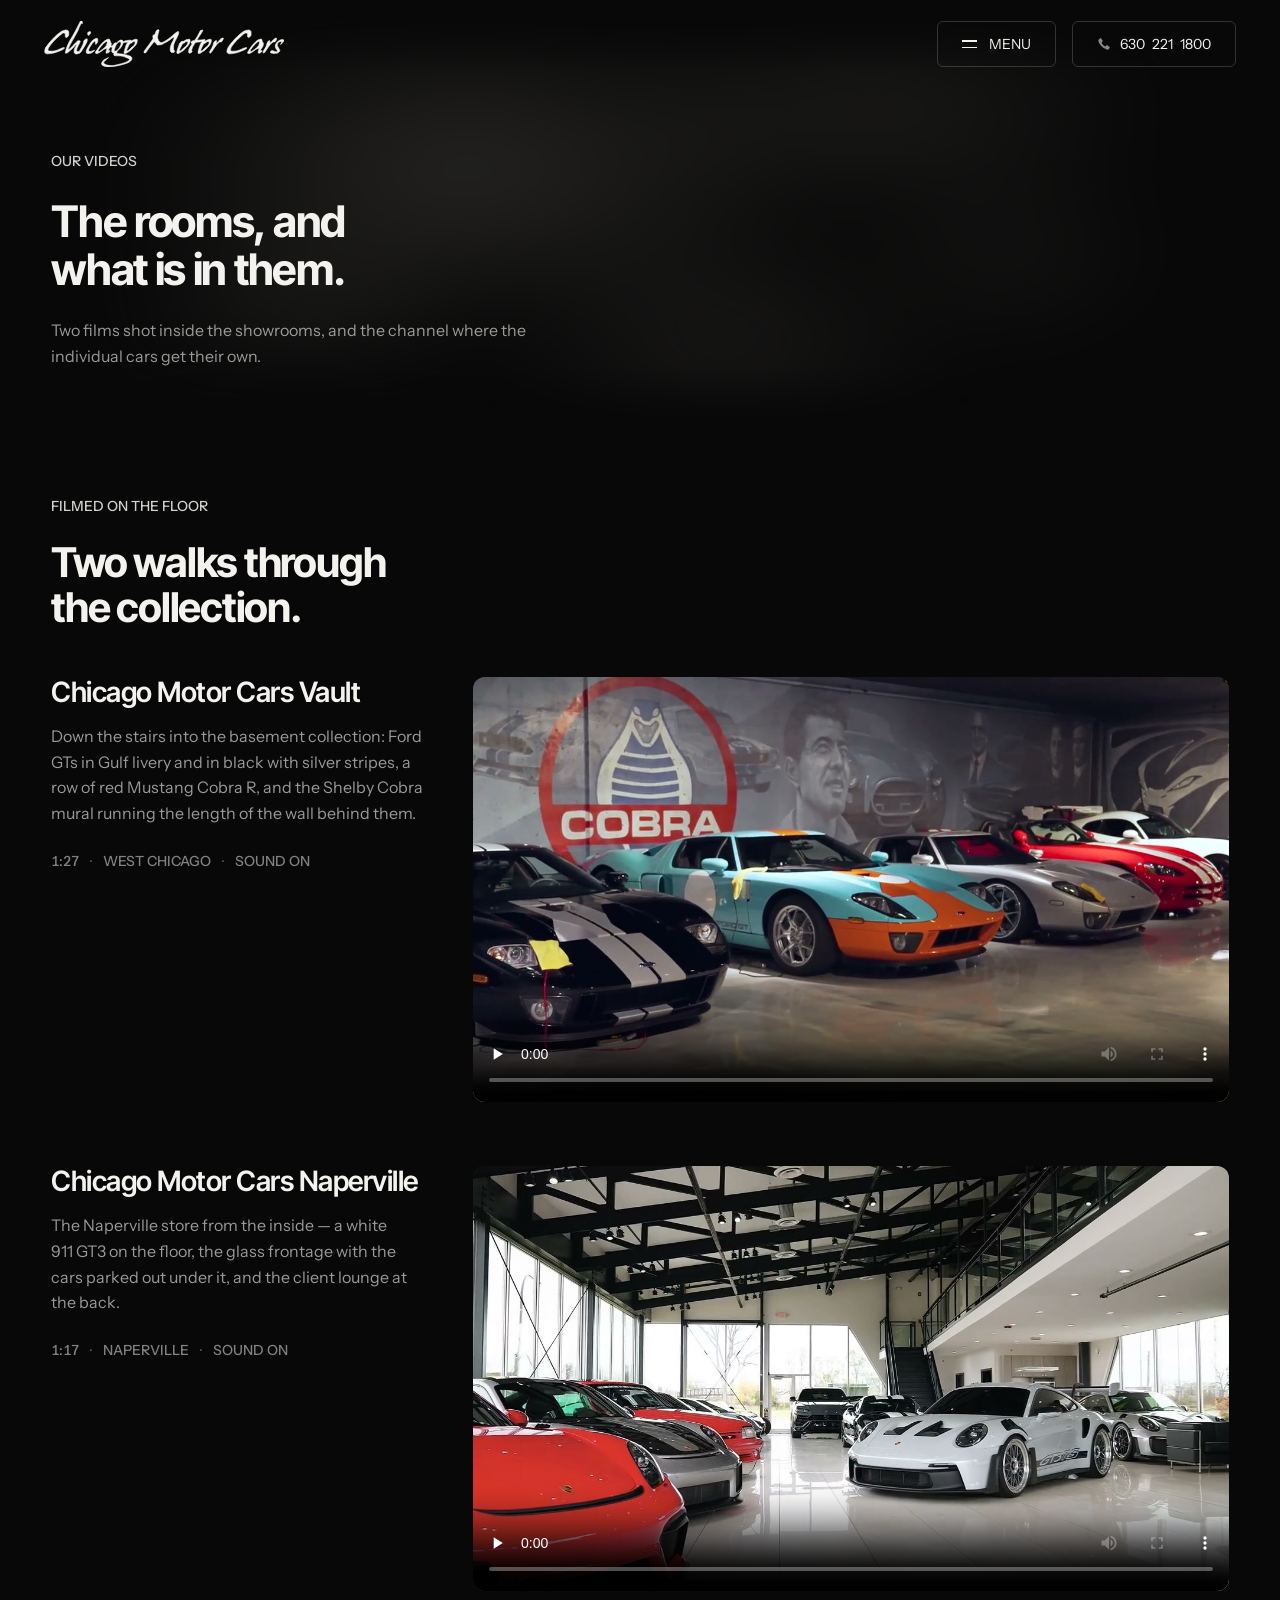
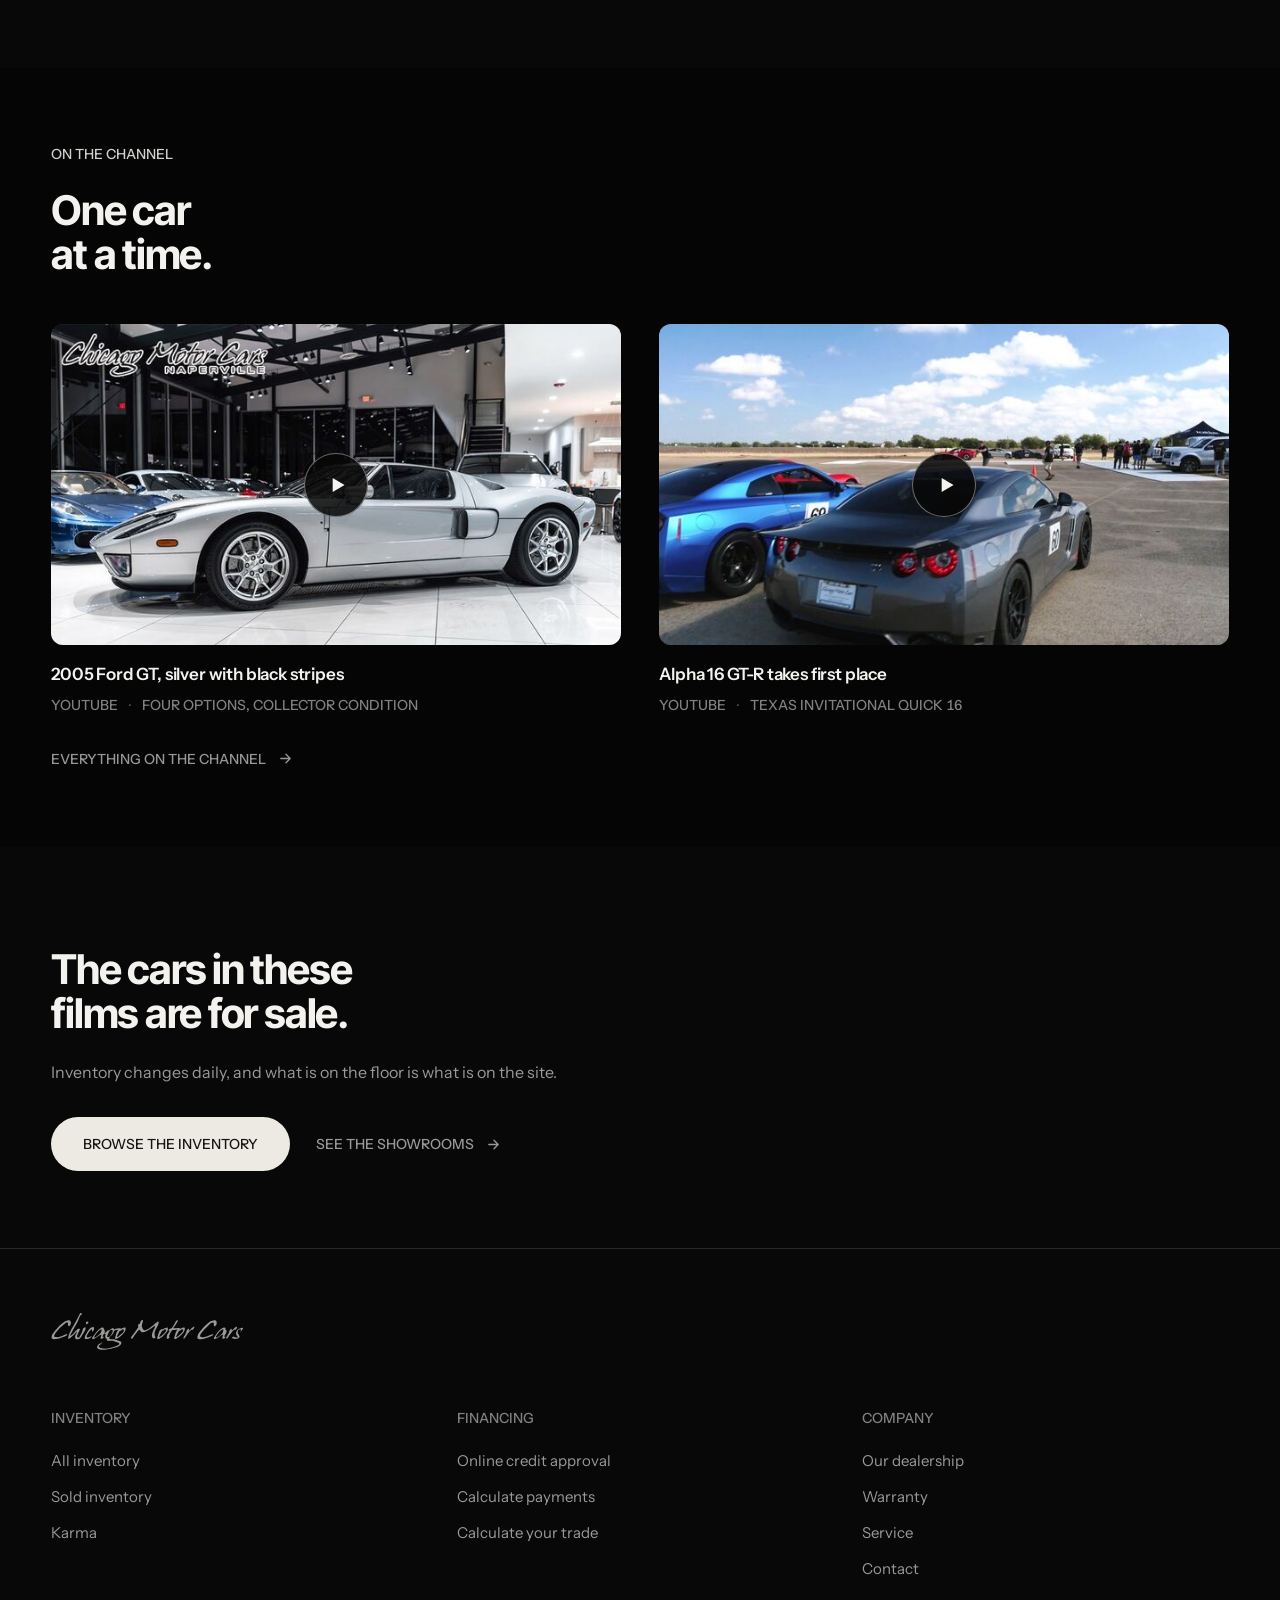
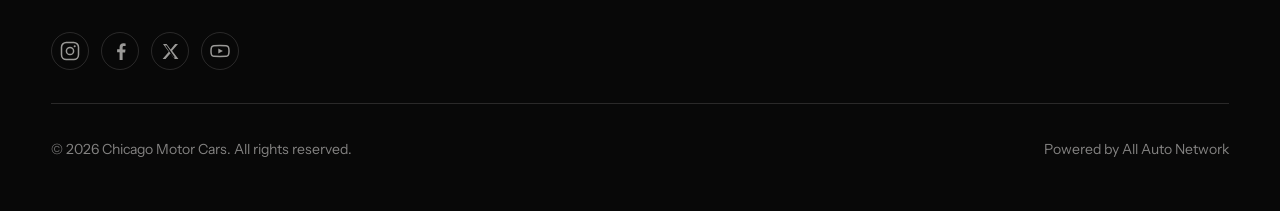
<file: videos.html>
<!DOCTYPE html>
<html lang="en">
<!-- ============================================================
     videos.html — GENERATED. Do not hand-edit.

     Head, masthead and footer are COPIED from index_3.html at build
     time by tools-build-videos.py. index_3 is the source because it
     is the approved variant; a hand-copied nav is a nav that drifts.

     <body> carries `v2 is-vid`: v2 because every page on this site
     runs the v2 layer, is-vid because assets/css/videos.css is
     scoped entirely to it and may not reach another page.
     ============================================================ -->
<head>
<meta charset="utf-8">
<meta name="robots" content="noindex, nofollow">
<meta name="viewport" content="width=device-width, initial-scale=1">
<title>Our Videos — Chicago Motor Cars</title>
<meta name="description" content="Two films shot inside the Chicago Motor Cars showrooms, plus the cars that get their own on the channel.">

<link rel="preconnect" href="https://fonts.googleapis.com">
<link rel="preconnect" href="https://fonts.gstatic.com" crossorigin>
<!-- Instrument Serif is gone: nothing is set in it any more, and a face
     nothing uses is a request nothing needs. See tokens.css. -->
<link href="https://fonts.googleapis.com/css2?family=Instrument+Sans:ital,wght@0,400..700;1,400..700&family=Inter+Tight:wght@500;600;700&display=swap" rel="stylesheet">

<!-- The frame is the whole page right now, so it is the LCP element and
     nothing should discover it late. -->

<!-- There was no icon at all, so every tab showed the browser's blank page
     glyph — the identity simply stopped existing at 16px. The script
     wordmark cannot go there (its hairlines are a quarter-pixel at header
     size, never mind a tab), so the tile is the CMC red carrying the "C"
     lifted out of the wordmark. Both elements are already the brand's. -->
<link rel="icon" href="assets/logos/favicon.svg" type="image/svg+xml">
<link rel="apple-touch-icon" href="assets/logos/favicon.svg">

<link rel="stylesheet" href="assets/css/tokens.css?v=50">
<link rel="stylesheet" href="assets/css/main.css?v=462">
<!-- Last, so it wins on equal specificity. index.html does not load
     it, which is what keeps the approved page out of reach. -->
<link rel="stylesheet" href="assets/css/v2.css?v=68">
<!-- index_3 only: the Featured stage carries real photography. -->
<link rel="stylesheet" href="assets/css/v3.css?v=38">
<!-- videos.html only. Last, so it wins on equal specificity. -->
<link rel="stylesheet" href="assets/css/videos.css?v=2">
</head>
<body class="v2 is-vid">
<span class="scroll-sentinel" aria-hidden="true"></span>

<!-- Navigation: eco.com's SHAPE, chicagomotorcars.com's TREE.

     The shape — wordmark alone far left, everything else in one frosted
     object top right, mono labels, a light pill closing the bar, and a
     panel that grows downward out of the bar.

     The tree is theirs, walked off the live <ul class="navbar-nav">
     rather than retyped from memory: six top-level items in their
     order, their labels, their hrefs, and their three levels. Nothing
     promoted, nothing folded, nothing renamed — Sell Us Your Car sits
     under Services because that is where they put it, and Warranty and
     Events stay top-level links with no children because that is what
     they are.

     Two things are NOT reproduced, both defects rather than structure:
     the same href printed twice in one menu (All Inventory / View All
     Inventory, and Boats on both levels), which is a duplicate link,
     not a choice. Each is kept once, in its first position.

     The eco rows carry a description line. These do not: their site
     has no such copy, and last pass I wrote it myself, which is how a
     nav ends up asserting things the business never said. Titles only,
     until there is real copy to put under them. -->
<!-- HREFS ARE THE LIVE SITE'S. The IA is the deliverable here, so the
     destinations are real and checkable rather than "#". -->
<!-- THE GLASS. A real refraction, not a frosted rectangle.

     feTurbulence makes a smooth low-frequency field and feDisplacementMap
     pushes the BACKDROP around by it, so whatever is behind the nav bends
     as it scrolls past. The type is content, not backdrop, so none of this
     touches the labels' legibility — only the picture under them moves.

     Verified in-browser before it was used: `backdrop-filter: url(#id)`
     parses in most engines and PAINTS in far fewer, so a striped probe was
     rendered and photographed first. It displaces in Chrome 151.

     baseFrequency is deliberately low. Higher and it stops reading as
     glass and starts reading as noise on a lens. -->
<svg width="0" height="0" style="position:absolute" aria-hidden="true" focusable="false">
  <filter id="nav-glass" x="-25%" y="-25%" width="150%" height="150%" color-interpolation-filters="sRGB">
    <feTurbulence type="fractalNoise" baseFrequency="0.006 0.011" numOctaves="2" seed="11" result="warp"/>
    <feGaussianBlur in="warp" stdDeviation="2.5" result="softWarp"/>
    <feDisplacementMap in="SourceGraphic" in2="softWarp" scale="16"
                       xChannelSelector="R" yChannelSelector="G"/>
  </filter>
</svg>

<header class="masthead">
  <div class="masthead__inner">

    <!-- One rail holding the whole navigation, wordmark included, with
         the call as a separate object beside it. That is the reference's
         structure, and it is also what makes the scrolled state calm:
         the rail keeps its box, so nothing slides when the contents
         change — see the crossfade in main.css. -->
    <div class="navbar">
      <a class="masthead__mark" href="index_3.html" aria-label="Chicago Motor Cars — home">
        <!-- The outlines are inline rather than <img src="cmc-wordmark.svg">
             because an <img> can be given neither of the two things this mark
             needed: colour it inherits, and a stroke. See main.css →
             .masthead__wm for the measurement behind both.

             They sit here rather than in a <symbol> + <use> sprite at the
             foot of the file simply because there is one consumer. A sprite
             buys reuse this page has no second use for, and it costs a layer
             of indirection between the header and the thing the header is.

             assets/logos/cmc-wordmark.svg stays the canonical source and
             holds the same 13 paths, with no stroke, so it is still the pure
             wordmark on its own. Regenerate from it; never retype. -->
        <svg class="masthead__wm" viewBox="0 0 1271 247" role="img" aria-hidden="true" focusable="false">
          <g id="cmc-wm">
          <path vector-effect="non-scaling-stroke" d="M342.645 95.7522C343.379 95.916 346.69 97.3987 347.583 97.7809C348.585 102.583 348.923 102.21 351.456 106.471C351.721 107.282 351.441 111.852 352.183 112.194C361.413 116.441 352.828 130.626 355.213 135.035C360.852 132.141 369.752 120.53 374.752 115.986C378.518 112.564 382.012 117.408 383.634 116.187C389.341 112.179 395.16 104.531 401.922 102.315C410.669 99.4497 415.646 99.7507 418.662 108.821C423.183 109.919 428.202 105.143 431.151 104.677C436.127 103.891 457.692 99.6465 460.808 102.439C460.465 103.904 460.217 104.717 460.257 106.245C461.201 106.485 486.311 91.4793 493.393 98.1843C493.975 99.7445 493.966 100.667 493.994 102.327C494.393 125.773 476.795 137.094 462.236 152.387C456.248 158.009 448.131 163.098 441.087 167.454C418.55 181.39 423.285 164.681 427.807 150.962C433.409 133.965 432.707 123.483 446.319 110.818C441.162 111.937 425.4 112.911 422.58 114.455C417.083 117.465 412.947 134.264 407.409 140.863C400.451 149.154 394.392 152.207 387.399 160.053C387.202 162.803 385.121 166.61 385.171 168.455C385.199 169.471 385.397 169.902 386.306 170.373C391.078 172.848 407.063 173.648 413.023 174.551C419.421 175.52 426.247 176.854 432.573 178.244C438.677 179.584 444.809 182.582 450.742 184.662C453.95 185.787 459.086 186.826 461.502 189.188C463.89 191.522 465.821 195.541 465.834 198.906C465.853 203.872 462.112 208.477 458.766 211.817C455.654 214.923 452.189 217.543 448.275 219.553C427.039 230.457 367.845 243.183 344.199 243.195C334.013 243.333 297.301 239.929 305.79 219.701C307.046 216.708 318.414 203.674 320.919 203.267C330.119 201.776 333.577 195.404 341.325 193.138C335.966 202.14 316.505 214.323 316.028 217.566C313.032 237.919 363.808 237.214 373.939 234.914C386.463 232.071 388.555 230.628 395.908 229.483C407.686 227.648 449.726 214.905 452.862 204.98C451.982 199.319 441.907 196.569 437.322 194.465C422.443 187.636 410.149 183.845 393.602 184.428C388.212 184.618 381.205 184.424 375.746 183.99C365.183 181.923 369.943 176.697 371.11 171.423C370.076 168.918 366.327 170.501 365.619 169.778C363.578 167.697 361.74 166.129 359.406 164.37C358.841 160.628 358.765 158.224 358.856 154.49C358.95 150.613 362.237 142.02 361.166 139.299C358.699 138.633 354.502 137.296 352.142 137.437C348.228 139.586 340.117 153.327 341.28 157.962C344.082 158.657 345.469 156.211 348.314 156.869C352.57 163.42 335.087 173.709 328.811 170.028C326.667 164.825 332.74 149.331 334.472 142.487C329.482 144.959 323.899 146.949 318.798 149.249C310.425 153.023 282.365 180.203 273.136 170.912C271.886 168.995 272.418 166.59 272.658 164.296C290.485 140.565 305.084 111.787 332.939 97.7927C334.968 96.7737 340.225 96.119 342.645 95.7522ZM293.29 161.943C295.32 159.223 298.941 158.239 301.981 155.943C321.396 141.278 331.066 137.384 335.388 112.79C333.313 108.493 332.967 108.737 328.097 109.323C317.83 113.119 285.391 150.496 286.311 160.82C288.302 162.725 290.603 162.149 293.29 161.943ZM380.329 159.191C396.458 155.723 422.181 107.22 399.465 110.449C384.204 115.813 379.544 131.601 374.514 145.258C373.396 148.292 370.823 155.161 371.858 158.28C373.335 159.573 374.596 159.689 376.543 159.562C377.808 159.47 379.07 159.347 380.329 159.191ZM465.072 116.107C457.824 118.322 453.959 118.496 450.355 126.465C447.879 131.938 436.593 154.237 436.394 158.216C438.669 159.658 444.057 157.219 446.587 156.355C457.147 147.706 463.046 138.866 475.825 131.244C480.143 121.379 483.088 120.115 482.755 109.328C478.712 109.178 474.795 108.965 470.752 109.279C467.972 111.57 467.073 113.127 465.072 116.107Z"/>
          <path vector-effect="non-scaling-stroke" d="M603.637 45.9087C605.277 45.7242 606.639 46.2817 608.21 46.7772C608.541 47.111 608.927 47.4981 609.365 47.9386C608.212 58.027 601.69 76.3342 601.123 85.6277C600.786 91.1449 607.905 105.14 609.686 109.029C621.054 115.096 618.155 117.412 632.545 110.942C652.418 102.023 668.091 87.6552 684.558 73.84C689.813 69.4281 705.387 54.27 711.623 55.8534C719.806 65.2192 697.619 99.7421 693.046 109.461C687.276 121.131 685.774 128.499 685.917 141.231C686.066 154.676 688.039 150.73 691.861 161.361L688.225 166.734C684.577 166.937 674.879 167.686 672.968 165.367C660.205 149.878 677.013 113.981 684.167 103.422C685.756 99.2791 690.781 88.4602 687.785 84.6925C673.415 92.9868 662.557 105.124 645.866 113.064C625.236 122.875 625.59 127.989 600.912 126.781C594.022 121.624 591.71 116.439 585.707 110.702C583.054 108.166 578.984 114.494 577.437 116.528C564.608 133.387 550.712 149.363 539.724 167.565C532.702 173.759 525.785 165.575 531.109 158.534C547.382 137.011 563.036 116.504 577.814 93.9072C577.141 83.6933 571.972 72.8247 587.086 72.4486C592.426 62.2788 590.398 49.7198 603.637 45.9087Z"/>
          <path vector-effect="non-scaling-stroke" d="M839.263 47.8657C840.2 47.6619 840.548 47.8207 841.46 48.0844C842.725 53.4018 813.856 93.4963 809.674 101.193C819.018 102.308 832.724 100.033 842.273 99.335C844.959 99.1388 850.432 98.2638 852.771 98.5946C853.937 101.651 850.196 104.173 851.331 106.969C856.065 106.942 871.775 92.7305 885.066 97.565C890.265 104.169 880.406 126.447 874.809 131.887C866.148 140.306 858.045 149.651 848.998 157.715C847.23 159.297 842.322 160.141 840.368 161.944C835.292 165.901 822.983 176.601 816.455 170.795C813.88 165.311 822.393 142.665 824.192 134.33C825.787 129.936 829.293 121.669 831.148 117.246C831.992 116.676 832.817 116.085 833.63 115.475C835.646 113.961 837.055 112.796 837.396 110.35C835.919 109.459 807.899 112.623 804.431 113.193C797.227 119.635 790.229 131.657 786.351 140.71C785.798 141.563 783.894 149.23 783.621 149.486C777.385 155.341 785.215 158.143 784.235 163.262C782.646 166.452 774.388 169.793 770.864 171.507C769.437 169.765 767.873 168.269 766.273 166.691C764.976 143.93 775.815 138.854 785.029 119.58C784.638 117.312 781.157 119.084 778.98 116.515C776.188 106.36 792.586 103.687 799.163 101.806C801.887 95.3774 808.284 88.6296 811.374 82.8002C816.877 72.4144 823.194 61.2674 828.492 50.8829C832.6 49.9619 835.274 49.2093 839.263 47.8657ZM856.891 116.207C853.155 117.309 849.47 118.259 846.039 120.118C842.8 125.572 828.256 153.676 828.548 158.532C830.794 159.519 836.558 157.016 838.922 156.114C845.083 150.862 850.86 144.45 857.288 139.356C867.128 131.549 876.286 122.945 874.878 109.275C871.018 109.168 866.824 108.954 863.008 109.309C860.669 111.179 858.752 113.841 856.891 116.207Z"/>
          <path vector-effect="non-scaling-stroke" d="M1081.06 47.2774C1086.16 47.2574 1087.87 48.322 1092.36 50.5011C1093.84 53.1122 1094.84 54.3995 1096.66 56.728C1096.78 62.8156 1096.85 68.9037 1096.87 74.9924C1092.11 81.4498 1085.84 93.6583 1078.26 83.689C1078 78.1228 1078.37 71.9515 1078.12 65.9192C1075.45 64.5359 1070.2 62.1094 1067.31 63.2457C1054.22 68.3719 1041.22 84.4957 1030.53 93.9084C1026.97 98.0454 1020.67 101.465 1017.5 105.822C1007.55 119.493 987.187 136.806 987.317 154.54C988.397 160.431 998.671 159.352 1002.13 159.887C1026.62 163.675 1046.71 145.879 1068.28 140.815L1070 140.357C1071.87 140.824 1072.36 140.925 1073.93 142.047L1074.14 143.516C1071 151.178 1050.26 157.217 1043.2 160.388C1023.82 169.096 1003.88 173.359 982.682 173.93C980.281 173.994 975.752 172.128 973.444 171.247C971.923 169.235 970.385 167.239 968.827 165.257C968.48 158.417 969.795 152.087 972.407 145.759C982.558 121.167 1036.04 66.7732 1059.12 53.7328C1065.72 49.9999 1074.01 50.2079 1081.06 47.2774Z"/>
          <path vector-effect="non-scaling-stroke" d="M115.096 47.3053C120.397 47.2448 121.913 48.2396 126.593 50.5256C127.914 52.9448 129.234 54.6446 130.868 56.8313C130.99 62.7268 130.894 68.9664 130.902 74.8919C127.804 79.4086 121.841 89.5884 115.534 87.2475C111.259 82.7773 112.451 72.2568 112.263 65.9086C106.446 62.8187 102.191 61.5238 96.4353 65.5704C85.0412 73.5824 75.6841 84.0048 65.3727 93.3108C60.746 97.4855 55.807 101.622 51.464 106.109C43.5428 116.513 31.753 127.96 25.6673 139.386C13.8971 161.486 26.2113 158.988 40.9632 159.853C63.9667 161.202 80.242 147.391 100.048 141.49C102.841 140.577 106.351 139.944 108.594 142.235C108.617 147.421 94.0391 153.974 89.3844 156.005C65.6079 166.377 42.3477 173.396 16.2236 174.134C15.1307 174.165 8.90197 171.583 7.51493 171.021C6.77479 169.738 4.84241 167.27 3.88791 165.978C3.01986 155.455 5.06218 152.156 7.40902 142.159C12.2995 137.171 20.4568 124.126 26.1799 117.138C45.3774 93.6961 67.8297 70.1604 93.611 53.8956C98.0243 51.1115 108.524 49.9436 115.096 47.3053Z"/>
          <path vector-effect="non-scaling-stroke" d="M1148.65 95.6486C1150.26 95.8174 1152.5 97.2143 1154.01 98.0317C1155.41 102.502 1155.76 106.314 1156.32 110.918C1158.28 113.191 1160.14 111.205 1161.15 114.789C1165.18 129.029 1156.8 137.543 1149.78 148.687C1148.58 150.589 1146.42 155.12 1147.07 157.433C1150.11 158.951 1151.92 156.008 1155.46 157.623C1155.43 157.865 1155.39 158.105 1155.34 158.344C1154.54 161.952 1149.56 166.754 1146.33 168.566C1125.69 180.132 1138.18 151.193 1140.56 142.503C1136.46 144.444 1118.73 151.009 1117.49 153.717C1115.69 156.147 1098.07 168.416 1094.93 169.618C1080.11 175.125 1072.36 173.216 1083.32 157.283C1094.91 140.446 1104.35 125.634 1119.64 111.729C1131.13 101.277 1132.95 98.5362 1148.65 95.6486ZM1098.66 161.923C1101.64 159.373 1103.32 158.907 1106.59 156.671C1117.37 149.244 1129.48 141.192 1136.69 130.008C1137.64 128.529 1139.06 122.406 1139.53 120.53C1140.48 116.829 1143.13 114.533 1141.27 110.907C1138.98 108.63 1137.24 108.874 1134.18 109.283C1124.11 112.886 1090.34 151.325 1092.19 161.238C1093.98 162.511 1096.39 162.182 1098.66 161.923Z"/>
          <path vector-effect="non-scaling-stroke" d="M765.205 97.0542C767.11 96.5267 770.914 96.4833 772.533 97.7543C773.253 98.7199 773.755 99.5931 773.811 100.814C775.065 127.345 750.885 140.761 736.416 158.177C724.733 162.215 721.686 168.918 711.803 172.155C710.016 172.376 707.428 172.878 705.679 172.28C705.064 172.071 704.382 171.607 704.09 171.031C700.479 163.968 715.209 126.87 718.355 117.435C722.654 114.779 723.982 113.173 726.687 109.111C732.253 107.287 734.127 107.155 739.984 107.496C748.838 101.258 753.832 98.1961 765.205 97.0542ZM744.339 116.52C738.799 117.766 738.811 117.722 733.835 120.101C730.181 125.872 716.22 152.847 716.189 158.388C717.945 159.261 720.123 158.362 722.046 157.714C723.442 157.241 724.826 156.756 726.21 156.26C731.229 151.449 736.336 146.734 741.535 142.118C751.928 132.867 763.89 125.212 761.954 109.232C758.225 109.16 753.752 108.957 750.11 109.352C747.727 110.979 745.971 114.071 744.339 116.52Z"/>
          <path vector-effect="non-scaling-stroke" d="M268.502 156.513C256.348 167.04 246.178 174.576 228.56 172.572C220.142 171.614 224.442 153.664 227.032 148.909C235.669 134.238 248.383 107.888 263.368 98.5102C286.097 84.286 287.298 95.0981 283.043 114.299C280.106 117.068 278.192 122.071 273.691 123.645C269.317 121.382 275.643 109.724 269.267 106.965C260.556 107.265 238.832 143.123 236.732 151.577C232.105 170.195 259.635 157.785 265.445 154.585C267.418 155.344 267.46 155.006 268.502 156.513Z"/>
          <path vector-effect="non-scaling-stroke" d="M943.643 90.5454C944.927 90.4777 949.761 90.8805 950.561 91.8077C948.594 99.0253 944.567 105.416 939.411 110.734C936.911 110.644 933.654 110.77 931.091 110.799C929.23 112.186 919.451 119.366 918.341 120.769C910.877 130.055 903.816 139.48 897.109 149.312C893.69 154.317 885.401 169.269 880.282 170.47C878.327 170.149 878.96 170.52 877.738 169.013C876.931 166.341 877.409 164.318 877.806 161.59C878.997 156.438 884.47 151.634 887.442 146.167C893.814 134.44 896.507 125.891 899.646 113.017C903.623 109.866 908.227 101.138 913.607 104.217C916.181 109.166 910.324 115.462 913.272 117.439C918.403 115.59 927.554 102.66 931.836 98.7932C934.888 96.034 939.97 93.4895 943.643 90.5454Z"/>
          <path vector-effect="non-scaling-stroke" d="M1227.4 90.5137C1228.91 90.497 1229.5 90.4305 1230.89 91.1331C1235.28 96.8172 1226.29 107.049 1222.33 110.842C1219.78 110.706 1216.71 110.77 1214.12 110.76C1211.67 112.796 1203.45 118.476 1201.43 120.852C1192.01 131.904 1182.82 145.605 1174.84 157.674C1171.79 162.307 1166.52 172.407 1161.25 169.544C1159.51 166.544 1160.79 162.854 1161.59 159.616C1166.83 150.751 1173.44 142.575 1177.23 132.728C1177.8 131.256 1179.13 128.958 1179.19 127.426C1179.46 120.573 1186.94 101.569 1195.77 104.058C1198.52 108.574 1195.24 112.083 1195.7 117.331C1200.03 117.39 1212.03 101.259 1216.25 97.9498C1220.39 94.7022 1222.86 93.222 1227.4 90.5137Z"/>
          <path vector-effect="non-scaling-stroke" d="M241.37 55.9161C241.545 55.9123 241.721 55.9143 241.898 55.922C244.062 56.0171 245.267 56.3558 246.582 57.7461C247.309 60.0686 247.01 62.697 246.885 65.1416C242.62 69.3989 242.689 72.4101 236.512 75.0743C234.548 75.4734 235.285 75.5385 233.462 74.9415C230.887 72.1314 231.273 66.8762 231.14 62.9651C234.481 58.099 235.875 57.1347 241.37 55.9161Z"/>
          <path vector-effect="non-scaling-stroke" d="M193.829 0H200.489C202.398 5.27974 205.353 8.78451 202.409 14.624C200.144 15.0994 200.916 13.3065 197.705 12.3146C195.853 13.3189 184.019 38.6235 183.363 41.5685C179.899 57.1183 124.821 142.828 128.425 151.281L129.664 151.514C133.274 150.566 150.415 134.968 152.932 131.302C160.47 120.327 169.648 114.216 178.537 104.866C181.304 104.843 189.427 104.396 191.54 105.876C194.697 114.862 151.641 167.962 186.117 161.864C193.554 147.209 205.034 130.834 209.356 114.825C209.872 112.917 209.757 107.739 209.722 105.594C213.159 102.649 216.528 99.6273 219.827 96.5311C222.464 96.2375 225.862 95.2651 228.492 94.601C228.712 98.5437 229.342 105.746 227.79 109.324C220.707 125.632 209.979 140.514 200.976 155.851C197.674 161.476 193.378 165.975 188.761 170.49C177.287 172.648 179.952 174.754 167.28 174.16C164.888 172.453 161.845 169.68 159.547 167.691C158.757 154.481 160.548 145.943 167.786 134.651C169.525 131.937 172.366 125.771 171.716 122.529C169.63 122.492 157.065 138.974 154.485 141.389C148.723 146.846 142.499 151.754 136.83 157.327C131.849 162.225 120.604 173.496 113.103 170.197C112.565 168.73 113.1 168.293 113.318 166.923C120.051 124.707 146.606 90.0272 166.236 53.1037C174.368 37.5873 182.069 21.8347 189.749 6.09131C190.625 4.29554 192.624 2.1927 193.829 0Z"/>
          <path vector-effect="non-scaling-stroke" d="M1206.85 155.785C1211.95 158.083 1232.46 165.79 1236.25 161.715C1236.79 159.29 1235.07 154.459 1233.46 152.722C1212.75 130.315 1234.81 103.58 1259.3 98.5536C1264.3 97.5259 1266.11 98.1483 1270.7 100.804V106.582C1266.61 109.614 1258.62 124.01 1252.88 124.512C1252.41 121.045 1259.42 115.146 1258.24 109.909C1252.56 105.73 1242.51 111.199 1238.44 115.774C1238.03 118.517 1235.2 128.101 1235.61 129.776C1237.14 135.932 1242.83 142.728 1245.58 148.59C1247.14 151.904 1248.08 154.604 1249.89 157.889C1243.63 165.045 1241.2 169.633 1231.01 171.249C1224.75 172.243 1198.51 173.251 1197.37 164.709C1198.67 162.665 1204.24 158.495 1206.85 155.785Z"/>
        </g>
          </svg>
      </a>

      <nav class="navbar__groups" aria-label="Primary">

        <div class="navmenu">
          <button class="navmenu__trigger" type="button" aria-expanded="false" aria-controls="nav-inventory">
            Inventory
            <svg class="navmenu__chev" width="9" height="6" viewBox="0 0 9 6" fill="none" aria-hidden="true"><path d="m1 1 3.5 3.5L8 1" stroke="currentColor" stroke-width="1.3"/></svg>
          </button>
          <!-- Their third level is "View Inventory", which is dropped as a
               heading: you are already inside Inventory, so it names the
               menu you are standing in. That is CMS structure showing
               through, not information. The twelve body types keep their
               own column; the siblings keep theirs. -->
          <div class="navmenu__panel navmenu__panel--mega" id="nav-inventory" hidden>
            <div class="navmenu__group navmenu__group--wide">
              <ul class="navmenu__list navmenu__list--2">
                <li><a href="srp.html">All Inventory</a></li>
                <li><a href="srp.html">Convertibles</a></li>
                <li><a href="srp.html">Coupes</a></li>
                <li><a href="srp.html">Hatchbacks</a></li>
                <li><a href="srp.html">Sedans</a></li>
                <li><a href="srp.html">SUVs</a></li>
                <li><a href="srp.html">Wagons</a></li>
                <li><a href="srp.html">Pickup Trucks</a></li>
                <li><a href="srp.html">Sprinter Van</a></li>
                <li><a href="srp.html">Motorcycles</a></li>
                <li><a href="index_3.html">Boats</a></li>
                <li><a href="srp.html">Sold Inventory</a></li>
              </ul>
            </div>
            <!-- The eight siblings, in their order, unlabelled — the site
                 gives them no heading and inventing one is how "Showrooms"
                 nearly ended up here as my copy rather than theirs. -->
            <div class="navmenu__group">
              <ul class="navmenu__list">
                <li><a href="srp.html">West Chicago</a></li>
                <li><a href="srp.html">Naperville</a></li>
                <li><a href="srp.html">South Carolina</a></li>
                <li><a href="srp.html">Kansas</a></li>
                <li><a href="srp.html">Karma</a></li>
                <li><a href="index_3.html">Schedule Test Drive</a></li>
              </ul>
            </div>
          </div>
        </div>

        <!-- LOCATIONS, after Inventory. Built from the same .navmenu
             primitive as Financing and Services — trigger, panel, list —
             so it inherits the open/close, the focus handling and the
             escape key without a line of new script.

             The four rows point at CMC's per-location INVENTORY pages,
             because those are the only per-location pages the site has:
             there is no West Chicago page with hours and directions on
             it. Worth building; not something to invent here. Contact us
             closes the list, since that is where an address question
             currently has to go. -->
        <div class="navmenu">
          <button class="navmenu__trigger" type="button" aria-expanded="false" aria-controls="nav-locations">
            Locations
            <svg class="navmenu__chev" width="9" height="6" viewBox="0 0 9 6" fill="none" aria-hidden="true"><path d="m1 1 3.5 3.5L8 1" stroke="currentColor" stroke-width="1.3"/></svg>
          </button>
          <div class="navmenu__panel" id="nav-locations" hidden>
            <div class="navmenu__group">
              <ul class="navmenu__list">
                <li><a href="locations.html">All locations</a></li>
                <li><a href="srp.html">West Chicago, IL</a></li>
                <li><a href="srp.html">Naperville, IL</a></li>
                <li><a href="srp.html">Rock Hill, SC</a></li>
                <li><a href="srp.html">Tonganoxie, KS</a></li>
                <!-- SIMULATED — see the Locations register. It points at
                     Contact Us because that is where a question about a
                     showroom that has not opened has to go. -->
                <li><a href="index_3.html">Newport Beach, CA <span class="navmenu__soon">Soon</span></a></li>
                <li><a href="index_3.html">Contact Us</a></li>
              </ul>
            </div>
          </div>
        </div>

        <div class="navmenu">
          <button class="navmenu__trigger" type="button" aria-expanded="false" aria-controls="nav-financing">
            Financing
            <svg class="navmenu__chev" width="9" height="6" viewBox="0 0 9 6" fill="none" aria-hidden="true"><path d="m1 1 3.5 3.5L8 1" stroke="currentColor" stroke-width="1.3"/></svg>
          </button>
          <div class="navmenu__panel" id="nav-financing" hidden>
            <div class="navmenu__group">
              <ul class="navmenu__list">
                <li><a href="financing.html">Online Credit Approval</a></li>
                <li><a href="financing.html">Trucks &amp; Equipment Online Credit Approval</a></li>
                <li><a href="financing.html">Calculate Your Trade</a></li>
                <li><a href="financing.html">Calculate Payments</a></li>
                <li><a href="financing.html">Purchase with BitPay</a></li>
              </ul>
            </div>
          </div>
        </div>

        <a class="navbar__link" href="index_3.html">Warranty</a>

        <div class="navmenu">
          <button class="navmenu__trigger" type="button" aria-expanded="false" aria-controls="nav-services">
            Services
            <svg class="navmenu__chev" width="9" height="6" viewBox="0 0 9 6" fill="none" aria-hidden="true"><path d="m1 1 3.5 3.5L8 1" stroke="currentColor" stroke-width="1.3"/></svg>
          </button>
          <div class="navmenu__panel" id="nav-services" hidden>
            <div class="navmenu__group">
              <ul class="navmenu__list">
                <li><a href="index_3.html">Our Services</a></li>
                <li><a href="index_3.html">Schedule Appointment</a></li>
                <li><a href="index_3.html">Sell Us Your Car</a></li>
              </ul>
            </div>
          </div>
        </div>

        <div class="navmenu">
          <button class="navmenu__trigger" type="button" aria-expanded="false" aria-controls="nav-about">
            About Us
            <svg class="navmenu__chev" width="9" height="6" viewBox="0 0 9 6" fill="none" aria-hidden="true"><path d="m1 1 3.5 3.5L8 1" stroke="currentColor" stroke-width="1.3"/></svg>
          </button>
          <div class="navmenu__panel" id="nav-about" hidden>
            <div class="navmenu__group">
              <ul class="navmenu__list">
                <li><a href="index_3.html">Review Us</a></li>
                <li><a href="index_3.html">Contact Us</a></li>
                <li><a href="our-dealership.html">Our Dealership</a></li>
                <li><a href="team.html">Our Team</a></li>
                <li><a href="videos.html">Our Videos</a></li>
                <li><a href="index_3.html">Testimonials</a></li>
              </ul>
            </div>
          </div>
        </div>

        <a class="navbar__link" href="events.html">Events</a>

      </nav>

      <!-- Also in their header, and easy to miss: a saved-vehicles counter.
           It stays, quiet, because a count nobody has filled yet should
           not outrank the call. -->
      <!-- Glyph + count while the rail is packed, full label everywhere
           else. This is where the bigger wordmark's width came from —
           main.css said so before it was needed: "the width has to come
           from the CONTENT — dropping My Garage to its glyph frees
           100px". The label is only ever visually hidden, never removed,
           so the control keeps its name for a screen reader. -->
      <a class="navbar__garage" href="index_3.html">
        <svg class="navbar__garage-icon" width="15" height="15" viewBox="0 0 15 15" fill="none" aria-hidden="true">
          <path d="M4 2.2h7a.8.8 0 0 1 .8.8v9.4L7.5 9.9l-4.3 2.5V3a.8.8 0 0 1 .8-.8Z" stroke="currentColor" stroke-width="1.3" stroke-linejoin="round"/>
        </svg>
        <span class="navbar__garage-label">My Garage</span>
        <span class="navbar__count">0</span>
      </a>

      <!-- Absolutely positioned at the rail's trailing edge so it can
           fade in exactly where the groups fade out, and take no space
           while it is invisible. -->
      <button class="menu-toggle" type="button"
              aria-expanded="false" aria-controls="site-menu">
        <span class="menu-toggle__bars" aria-hidden="true"><i></i><i></i></span>
        <span class="menu-toggle__label"></span>
      </button>
    </div>

    <!-- Outside the rail, and deliberately: on a $1.2M car the conversion
         is a call, so it is the one thing that is never inside a
         container that can collapse. It does not move on scroll. -->
    <a class="navbar__cta" href="tel:+16302211800">
        <svg class="navbar__cta-icon" width="15" height="15" viewBox="0 0 15 15" fill="none" aria-hidden="true">
          <path d="M4.2 1.6 5.9 4 4.6 5.7c.7 1.7 2 3 3.7 3.7L10 8.1l2.4 1.7c.4.3.5.8.2 1.2l-1 1.3c-.3.4-.8.5-1.2.4C5.9 11.6 2.4 8.1 1.3 3.6c-.1-.4 0-.9.4-1.2l1.3-1c.4-.3.9-.2 1.2.2Z" fill="currentColor"/>
        </svg>
      <span class="navbar__cta-text">630&#160;221&#160;1800</span>
      <span class="u-visually-hidden">Call Chicago Motor Cars</span>
    </a>
  </div>
</header>


<!-- READ POSITION, along the bottom edge of the screen.

     It started as a hairline under the masthead, doing two jobs at once
     — separating the bar and reporting position. Moved down here it is
     only doing the second, which is the honest arrangement: the bar no
     longer needs a rule under it now that the nav items carry their own
     ground, and a progress line reads better against the edge you are
     scrolling toward than the one you are scrolling away from.

     Outside <header> because it is no longer part of it. It appears only
     after the hero has gone, so it never lies across the claim's air.

     A persistent layer, and counted as one: 3px on the extreme edge,
     below the menu's z-index so an open panel covers it rather than
     having a red line float over a full-screen overlay. -->
<div class="readbar" aria-hidden="true"><i class="readbar__fill"></i></div>

<!-- Ships hidden; the toggle only becomes real once the script confirms
     it can open. Without JS the nav row above stays on the page, so no
     route is ever trapped behind a script. -->
<div class="menu" id="site-menu" hidden>
  <div class="menu__inner shell">
    <!-- Every group and every row the desktop bar has. Content parity is
         an invariant: neither a phone nor a scrolled desktop is offered
         a shorter site.

         It mirrors the bar exactly: four headed groups, then the two
         top-level entries that have no children, unheaded. A heading
         reading "Warranty" over a single link reading "Warranty" is the
         same defect as "View Inventory" inside Inventory — a label that
         names itself. -->
    <nav class="menu__nav" aria-label="Primary">
      <section class="menu__group menu__group--wide">
        <p class="micro menu__label">Inventory</p>
        <a href="srp.html">All Inventory</a>
        <a href="srp.html">Convertibles</a>
        <a href="srp.html">Coupes</a>
        <a href="srp.html">Hatchbacks</a>
        <a href="srp.html">Sedans</a>
        <a href="srp.html">SUVs</a>
        <a href="srp.html">Wagons</a>
        <a href="srp.html">Pickup Trucks</a>
        <a href="srp.html">Sprinter Van</a>
        <a href="srp.html">Motorcycles</a>
        <a href="index_3.html">Boats</a>
        <a href="srp.html">Sold Inventory</a>
        <a href="srp.html">West Chicago</a>
        <a href="srp.html">Naperville</a>
        <a href="srp.html">South Carolina</a>
        <a href="srp.html">Kansas</a>
        <a href="srp.html">Karma</a>
        <a href="index_3.html">Schedule Test Drive</a>
      </section>
      <section class="menu__group">
        <p class="micro menu__label">Locations</p>
        <a href="locations.html">All locations</a>
        <a href="srp.html">West Chicago, IL</a>
        <a href="srp.html">Naperville, IL</a>
        <a href="srp.html">Rock Hill, SC</a>
        <a href="srp.html">Tonganoxie, KS</a>
        <a href="index_3.html">Newport Beach, CA <span class="navmenu__soon">Soon</span></a>
        <a href="index_3.html">Contact Us</a>
      </section>

      <section class="menu__group">
        <p class="micro menu__label">Financing</p>
        <a href="financing.html">Online Credit Approval</a>
        <a href="financing.html">Trucks &amp; Equipment Online Credit Approval</a>
        <a href="financing.html">Calculate Your Trade</a>
        <a href="financing.html">Calculate Payments</a>
        <a href="financing.html">Purchase with BitPay</a>
      </section>
      <section class="menu__group">
        <p class="micro menu__label">Services</p>
        <a href="index_3.html">Our Services</a>
        <a href="index_3.html">Schedule Appointment</a>
        <a href="index_3.html">Sell Us Your Car</a>
      </section>
      <section class="menu__group">
        <p class="micro menu__label">About Us</p>
        <a href="index_3.html">Review Us</a>
        <a href="index_3.html">Contact Us</a>
        <a href="our-dealership.html">Our Dealership</a>
        <a href="team.html">Our Team</a>
        <a href="videos.html">Our Videos</a>
        <a href="index_3.html">Testimonials</a>
      </section>
      <!-- The bar's two childless top-level entries, plus My Garage.
           No heading: there is no category here to name. -->
      <section class="menu__group menu__group--plain">
        <a href="index_3.html">Warranty</a>
        <a href="events.html">Events</a>
        <a href="index_3.html">My Garage</a>
      </section>
    </nav>

    <!-- The two feature cards that used to sit here are GONE.

         They came from ballance.framer.website, where the panel surfaces
         content beside the routes, and the idea was sound. It cost 303px
         of a 1374px panel — a quarter of it — to show two cars the
         visitor did not ask for, in a control whose entire job is to get
         them somewhere. That is the device losing to the task: a menu
         that has to be scrolled to reach its own links has stopped being
         a menu. The cars belong on the page, not inside the way out of
         it.

         assets/img/stock/ keeps both frames for whoever wants them in a
         section. -->

    <div class="menu__foot">
      <p class="micro menu__label">Showrooms</p>
      <ul class="menu__places">
        <li>West Chicago, IL <span>630 221 1800</span></li>
        <li>Naperville, IL <span>630 221 1800</span></li>
        <li>Rock Hill, SC <span>803 891 7788</span></li>
        <li>Kansas City <span>913 845 9633</span></li>
        <li>Newport Beach, CA <span>Opening soon</span></li>
      </ul>
    </div>
  </div>
</div>


<main>

  <!-- ============================================================
       1 — THE CLAIM
       ============================================================
       ab-head's construction again — eyebrow, headline in authored
       lines, one supporting sentence — because this is the third inner
       page of the same kind and three inner pages that open three
       different ways is drift, not variety.

       NO FIGURES HERE. our-dealership and team both close their head
       with a .story__stats row; "4 films" is not a figure worth setting
       at counter scale, and a stat block whose numbers are trivial
       cheapens the ones that are not.
       ============================================================ -->
  <section class="vd-head" data-reveal data-bloom="center">
    <div class="shell">
      <p class="micro vd-eyebrow">Our videos</p>
      <h1 class="vd-title">
        <span class="ttl-line">The rooms, and</span>
        <span class="ttl-line">what is in them.</span>
      </h1>
      <p class="lede">Two films shot inside the showrooms, and the channel where the
        individual cars get their own.</p>
    </div>
  </section>


  <!-- ============================================================
       2 — THE TWO FILMS
       ============================================================
       CMC's own hosted videos, taken from their Our Videos page and
       re-encoded. Their titles are kept exactly as they set them.

       WHAT WAS WRONG WITH THE ORIGINALS, AND WHY THIS IS NOT MERELY A
       RESTYLE. Their page serves the Naperville film as 78 MB of HEVC
       in a .mov container — a codec and wrapper combination Chrome and
       Firefox will not play at all, so on their live site most visitors
       get a black rectangle. The Vault film is a 52 MB 3840x2160
       master. 130 MB on one page, and half of it undecodable. Both are
       re-encoded to H.264 720p with faststart: 29 MB together, and both
       actually play. See assets/video/VIDEOS.txt.

       preload="none" AND A REAL POSTER FRAME. Nothing is fetched until
       someone presses play, and the poster is a frame of the film
       itself — the practice assets/video/README.txt already sets for
       the break band, for the same reason: if the video never arrives,
       what is left is still the same room.
       ============================================================ -->
  <section class="vd-films" data-reveal aria-labelledby="vd-films-t">
    <div class="shell">

      <div class="vd-films__head">
        <p class="micro vd-eyebrow">Filmed on the floor</p>
        <h2 class="vd-h2" id="vd-films-t">
          <span class="ttl-line">Two walks through</span>
          <span class="ttl-line">the collection.</span>
        </h2>
      </div>

      <article class="vd-film">
        <div class="vd-film__meta">
          <h3 class="vd-film__t">Chicago Motor Cars Vault</h3>
          <p class="vd-film__d">Down the stairs into the basement collection: Ford GTs in
            Gulf livery and in black with silver stripes, a row of red Mustang Cobra R, and
            the Shelby Cobra mural running the length of the wall behind them.</p>
          <p class="micro vd-film__spec">1:27 <span class="vd-dot" aria-hidden="true">&middot;</span> West Chicago <span class="vd-dot" aria-hidden="true">&middot;</span> Sound on</p>
        </div>
        <div class="vd-film__stage">
          <video class="vd-video" controls preload="none" playsinline
                 poster="assets/img/videos/vid-cmc-vault-poster-1280.jpg"
                 width="1280" height="720"
                 aria-label="Chicago Motor Cars Vault — a walk through the basement collection">
            <source src="assets/video/vid-cmc-vault.mp4" type="video/mp4">
            <p class="vd-fallback">Your browser cannot play this film.
              <a class="vd-link" href="assets/video/vid-cmc-vault.mp4">Download it instead</a>.</p>
          </video>
        </div>
      </article>

      <article class="vd-film">
        <div class="vd-film__meta">
          <h3 class="vd-film__t">Chicago Motor Cars Naperville</h3>
          <p class="vd-film__d">The Naperville store from the inside — a white 911 GT3 on the
            floor, the glass frontage with the cars parked out under it, and the client lounge
            at the back.</p>
          <p class="micro vd-film__spec">1:17 <span class="vd-dot" aria-hidden="true">&middot;</span> Naperville <span class="vd-dot" aria-hidden="true">&middot;</span> Sound on</p>
        </div>
        <div class="vd-film__stage">
          <video class="vd-video" controls preload="none" playsinline
                 poster="assets/img/videos/vid-naperville-karma-poster-1280.jpg"
                 width="1280" height="720"
                 aria-label="Chicago Motor Cars Naperville — a walk through the showroom">
            <source src="assets/video/vid-naperville-karma.mp4" type="video/mp4">
            <p class="vd-fallback">Your browser cannot play this film.
              <a class="vd-link" href="assets/video/vid-naperville-karma.mp4">Download it instead</a>.</p>
          </video>
        </div>
      </article>

    </div>
  </section>


  <!-- ============================================================
       3 — THE CHANNEL
       ============================================================
       Two videos from CMC's own YouTube channel, embedded on their Our
       Videos page without titles. The titles here are the real ones,
       read from YouTube's oEmbed endpoint — a video with no name is a
       thumbnail nobody clicks.

       A FACADE, NOT AN IFRAME. A YouTube iframe loads Google's player
       and its cookies on page load, for every visitor, whether or not
       anyone presses play — two of them is roughly a megabyte of
       third-party script spent on nothing. The poster is served from
       this site, and the iframe is created on click. That is also why
       the thumbnails were downloaded rather than hotlinked from
       i.ytimg.com: hotlinking reports the visit to Google too.

       WITH NO SCRIPT the button is a plain link to the video on
       YouTube, which is where it was going anyway.
       ============================================================ -->
  <section class="vd-channel" data-reveal aria-labelledby="vd-channel-t">
    <div class="shell">

      <div class="vd-channel__head">
        <p class="micro vd-eyebrow">On the channel</p>
        <h2 class="vd-h2" id="vd-channel-t">
          <span class="ttl-line">One car</span>
          <span class="ttl-line">at a time.</span>
        </h2>
      </div>

      <ul class="vd-grid">
        <li class="vd-item">
          <a class="vd-embed" data-yt="r4bWG_HogDs"
             href="https://www.youtube.com/watch?v=r4bWG_HogDs"
             target="_blank" rel="noopener">
            <span class="vd-embed__frame">
              <img src="assets/img/videos/yt-r4bWG_HogDs-1280.jpg"
                   srcset="assets/img/videos/yt-r4bWG_HogDs-640.jpg 640w,
                           assets/img/videos/yt-r4bWG_HogDs-1280.jpg 1280w"
                   sizes="(max-width: 900px) 100vw, 44vw"
                   alt="" width="1280" height="720" loading="lazy" decoding="async">
              <span class="vd-play" aria-hidden="true">
                <svg viewBox="0 0 24 24" width="26" height="26" fill="currentColor"><path d="M8 5.5v13l11-6.5L8 5.5Z"/></svg>
              </span>
            </span>
            <span class="vd-item__t">2005 Ford GT, silver with black stripes</span>
            <span class="micro vd-item__meta">YouTube <span class="vd-dot" aria-hidden="true">&middot;</span> Four options, collector condition</span>
          </a>
        </li>
        <li class="vd-item">
          <a class="vd-embed" data-yt="21Ae3DDGfU8"
             href="https://www.youtube.com/watch?v=21Ae3DDGfU8"
             target="_blank" rel="noopener">
            <span class="vd-embed__frame">
              <img src="assets/img/videos/yt-21Ae3DDGfU8-1280.jpg"
                   srcset="assets/img/videos/yt-21Ae3DDGfU8-640.jpg 640w,
                           assets/img/videos/yt-21Ae3DDGfU8-1280.jpg 1280w"
                   sizes="(max-width: 900px) 100vw, 44vw"
                   alt="" width="1280" height="720" loading="lazy" decoding="async">
              <span class="vd-play" aria-hidden="true">
                <svg viewBox="0 0 24 24" width="26" height="26" fill="currentColor"><path d="M8 5.5v13l11-6.5L8 5.5Z"/></svg>
              </span>
            </span>
            <span class="vd-item__t">Alpha 16 GT-R takes first place</span>
            <span class="micro vd-item__meta">YouTube <span class="vd-dot" aria-hidden="true">&middot;</span> Texas Invitational Quick 16</span>
          </a>
        </li>
      </ul>

      <div class="vd-acts">
        <a class="fn-jump vd-jump" href="https://www.youtube.com/user/ChicagoMotorCars" target="_blank" rel="noopener">
          <span>Everything on the channel</span>
          <svg class="fn-jump__arrow" viewBox="0 0 16 16" width="15" height="15" fill="none" aria-hidden="true"><path d="M3 8h10M8.5 3.5 13 8l-4.5 4.5" stroke="currentColor" stroke-width="1.4" stroke-linecap="round" stroke-linejoin="round"/></svg>
        </a>
      </div>

    </div>
  </section>


  <!-- ============================================================
       4 — THE WAY OUT
       ============================================================
       The existing pair, unchanged: the filled pill and the quiet arrow.
       ============================================================ -->
  <section class="vd-cta" data-reveal aria-labelledby="vd-cta-t">
    <div class="shell">
      <h2 class="vd-h2" id="vd-cta-t">
        <span class="ttl-line">The cars in these</span>
        <span class="ttl-line">films are for sale.</span>
      </h2>
      <p class="lede">Inventory changes daily, and what is on the floor is what is on the
        site.</p>
      <div class="vd-acts vd-acts--end">
        <a class="btn btn--fill" href="srp.html">Browse the inventory</a>
        <a class="fn-jump vd-jump" href="locations.html">
          <span>See the showrooms</span>
          <svg class="fn-jump__arrow" viewBox="0 0 16 16" width="15" height="15" fill="none" aria-hidden="true"><path d="M3 8h10M8.5 3.5 13 8l-4.5 4.5" stroke="currentColor" stroke-width="1.4" stroke-linecap="round" stroke-linejoin="round"/></svg>
        </a>
      </div>
    </div>
  </section>

</main>

<footer class="foot">
    <div class="shell foot__inner">
      <a class="foot__mark" href="/" aria-label="Chicago Motor Cars — home">
        <!-- The same outlines as the masthead, by reference. An <img> of
             cmc-wordmark.svg cannot inherit colour, so on this ground it
             rendered black on near-black — invisible. -->
        <svg class="foot__wm" viewBox="0 0 1271 247" role="img" aria-hidden="true" focusable="false"><use href="#cmc-wm"/></svg>
      </a>

      <nav class="foot__nav" aria-label="Footer">
        <div class="foot__col">
          <p class="micro foot__h">Inventory</p>
          <a href="srp.html">All inventory</a>
          <a href="srp.html">Sold inventory</a>
          <a href="index_3.html">Karma</a>
        </div>
        <div class="foot__col">
          <p class="micro foot__h">Financing</p>
          <a href="financing.html">Online credit approval</a>
          <a href="financing.html">Calculate payments</a>
          <a href="financing.html">Calculate your trade</a>
        </div>
        <div class="foot__col">
          <p class="micro foot__h">Company</p>
          <a href="our-dealership.html">Our dealership</a>
          <a href="index_3.html">Warranty</a>
          <a href="index_3.html">Service</a>
          <a href="index_3.html">Contact</a>
        </div>
      </nav>

      <div class="foot__socials">
          <a class="soc" href="https://www.instagram.com/chicagomotorcars/" rel="noopener" aria-label="Instagram"><svg width="20" height="20" viewBox="0 0 20 20" aria-hidden="true"><path d="M6.2 1.5h7.6a4.7 4.7 0 0 1 4.7 4.7v7.6a4.7 4.7 0 0 1-4.7 4.7H6.2a4.7 4.7 0 0 1-4.7-4.7V6.2a4.7 4.7 0 0 1 4.7-4.7Z" fill="none" stroke="currentColor" stroke-width="1.5"/><circle cx="10" cy="10" r="3.6" fill="none" stroke="currentColor" stroke-width="1.5"/><circle cx="14.7" cy="5.3" r="1.05" fill="currentColor"/></svg></a>
          <a class="soc" href="https://www.facebook.com/chicagomotorcars" rel="noopener" aria-label="Facebook"><svg width="20" height="20" viewBox="0 0 20 20" aria-hidden="true"><path d="M12.6 19v-7.6h2.5l.4-3h-2.9V6.5c0-.85.24-1.43 1.46-1.43H15.6V2.4A19.6 19.6 0 0 0 13.34 2.3c-2.23 0-3.76 1.36-3.76 3.87v2.16H7.1v3h2.48V19Z" fill="currentColor"/></svg></a>
          <a class="soc" href="https://twitter.com/chgomotorcars" rel="noopener" aria-label="X"><svg width="20" height="20" viewBox="0 0 20 20" aria-hidden="true"><path d="M3 3h3.6l4.03 5.4L15.1 3H18l-5.9 6.85L18.4 18h-3.6l-4.3-5.76L5.5 18H2.6l6.2-7.2Zm2.06 1.55 8.3 11.9h1.6l-8.3-11.9Z" fill="currentColor"/></svg></a>
          <a class="soc" href="https://www.youtube.com/user/ChicagoMotorCars" rel="noopener" aria-label="YouTube"><svg width="20" height="20" viewBox="0 0 20 20" aria-hidden="true"><path d="M18.6 6.6a2.3 2.3 0 0 0-1.6-1.63C15.55 4.6 10 4.6 10 4.6s-5.55 0-7 .37A2.3 2.3 0 0 0 1.4 6.6C1 8.05 1 10 1 10s0 1.95.4 3.4a2.3 2.3 0 0 0 1.6 1.63c1.45.37 7 .37 7 .37s5.55 0 7-.37a2.3 2.3 0 0 0 1.6-1.63C19 11.95 19 10 19 10s0-1.95-.4-3.4Z" fill="none" stroke="currentColor" stroke-width="1.5"/><path d="M8.3 12.6 12.9 10 8.3 7.4Z" fill="currentColor"/></svg></a>
      </div>

      <div class="foot__base">
        <p class="foot__legal">© 2026 Chicago Motor Cars. All rights reserved.</p>
        <p class="foot__by">Powered by All Auto Network</p>
      </div>
    </div>
  </footer>
<script src="assets/js/main.js?v=65" defer></script>
<script src="assets/js/videos.js?v=1" defer></script>
</body>
</html>
</file>
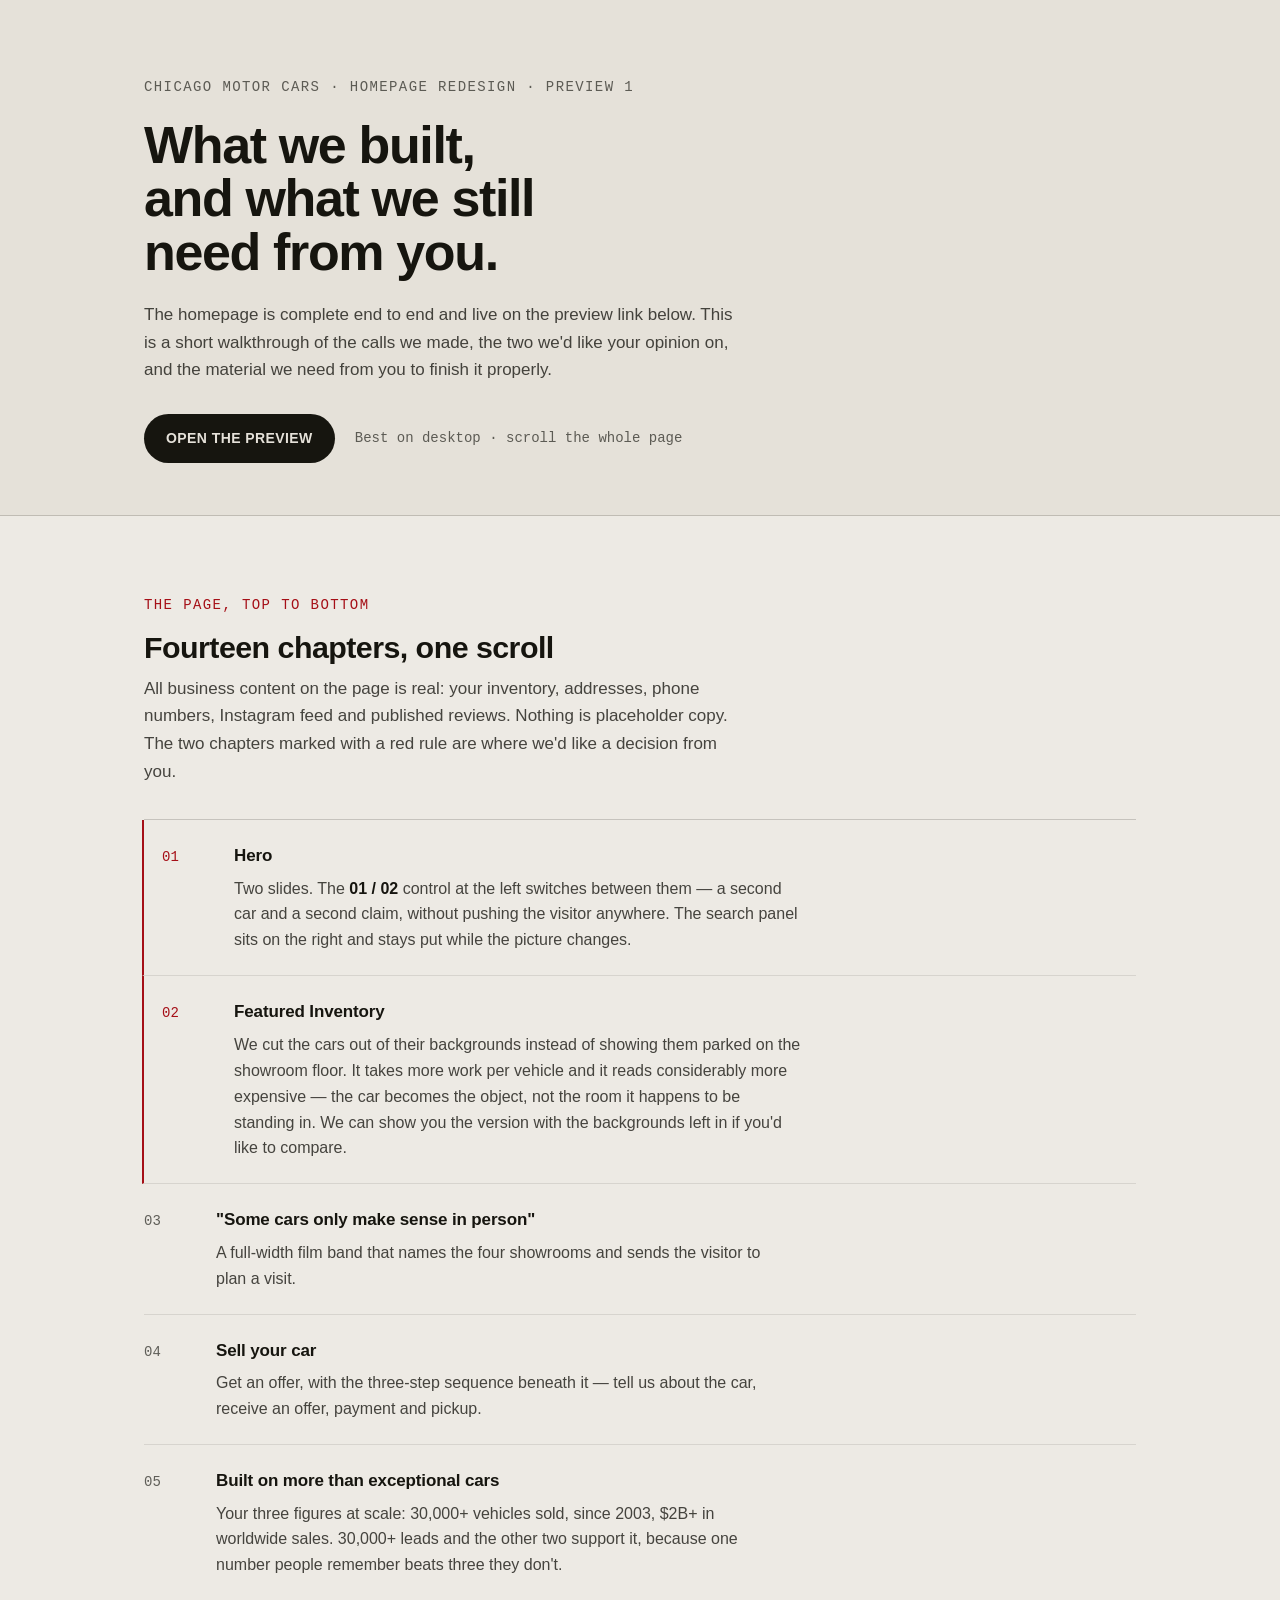
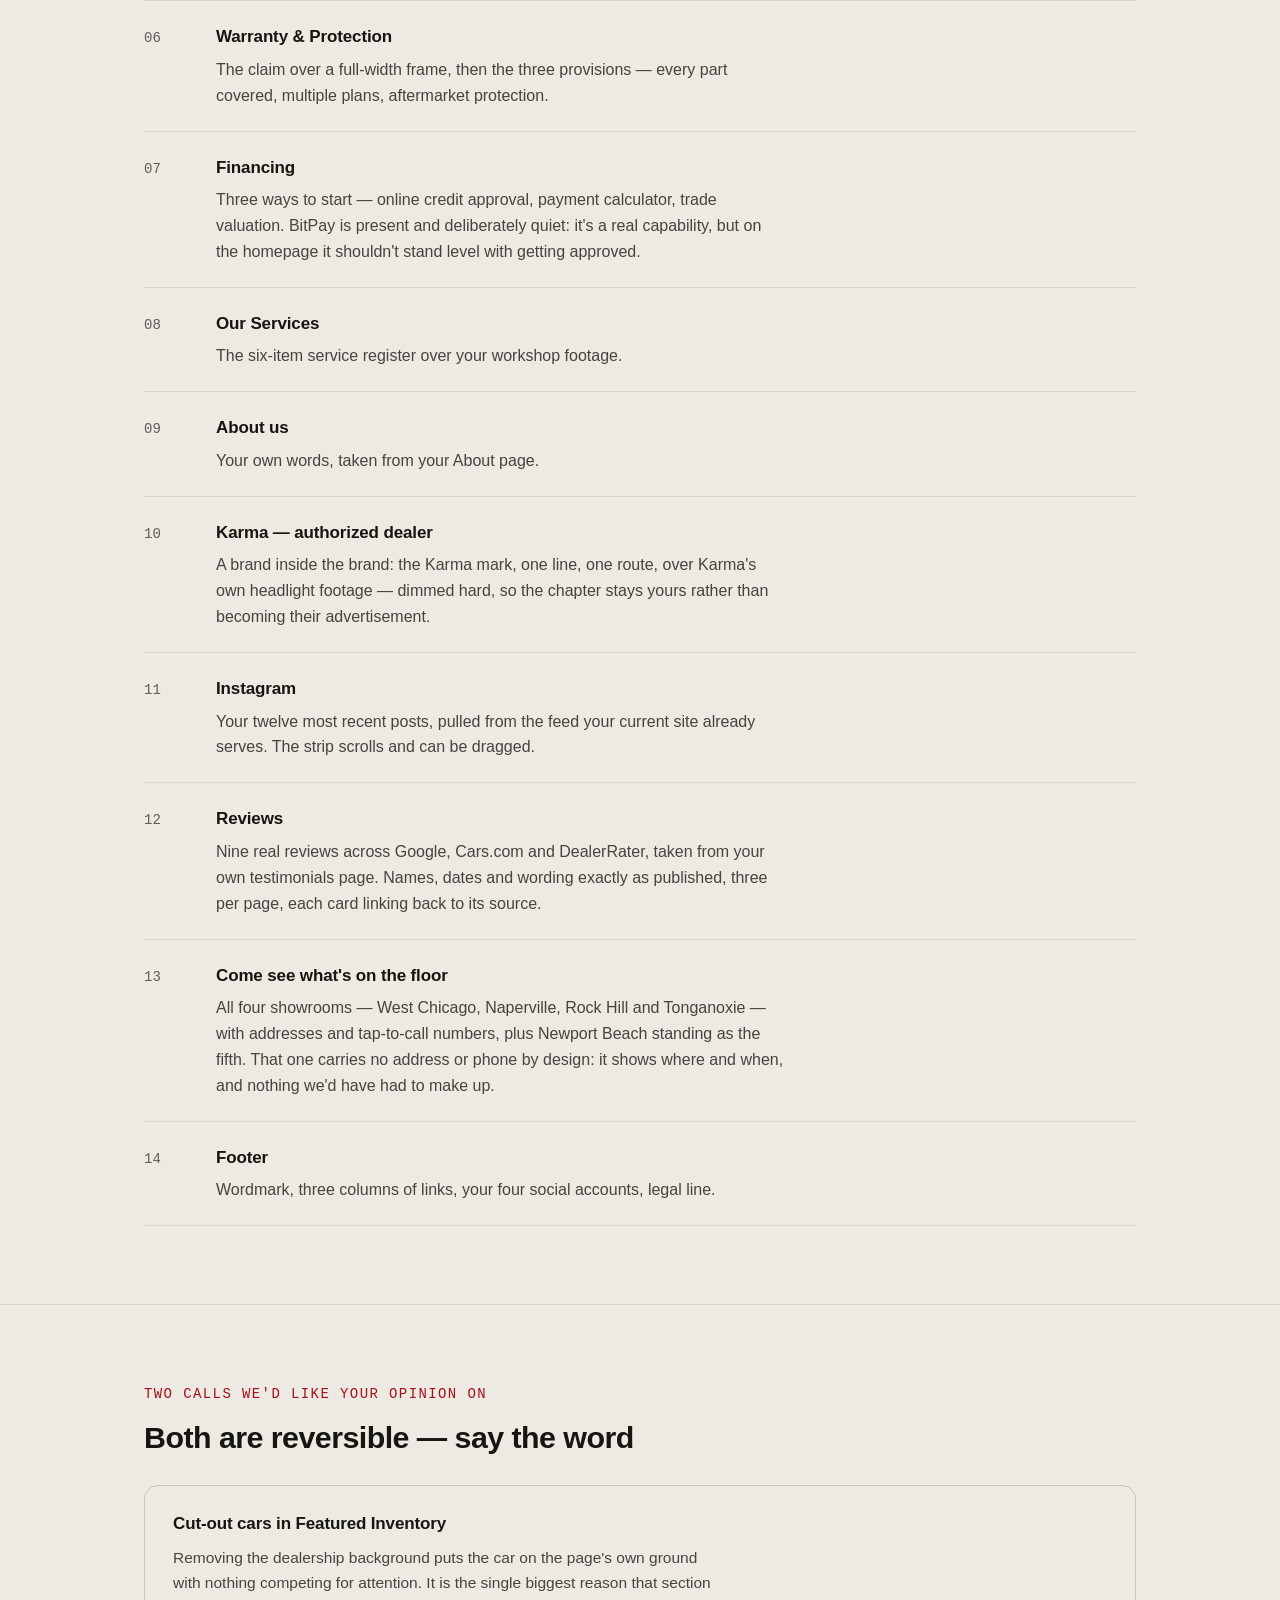
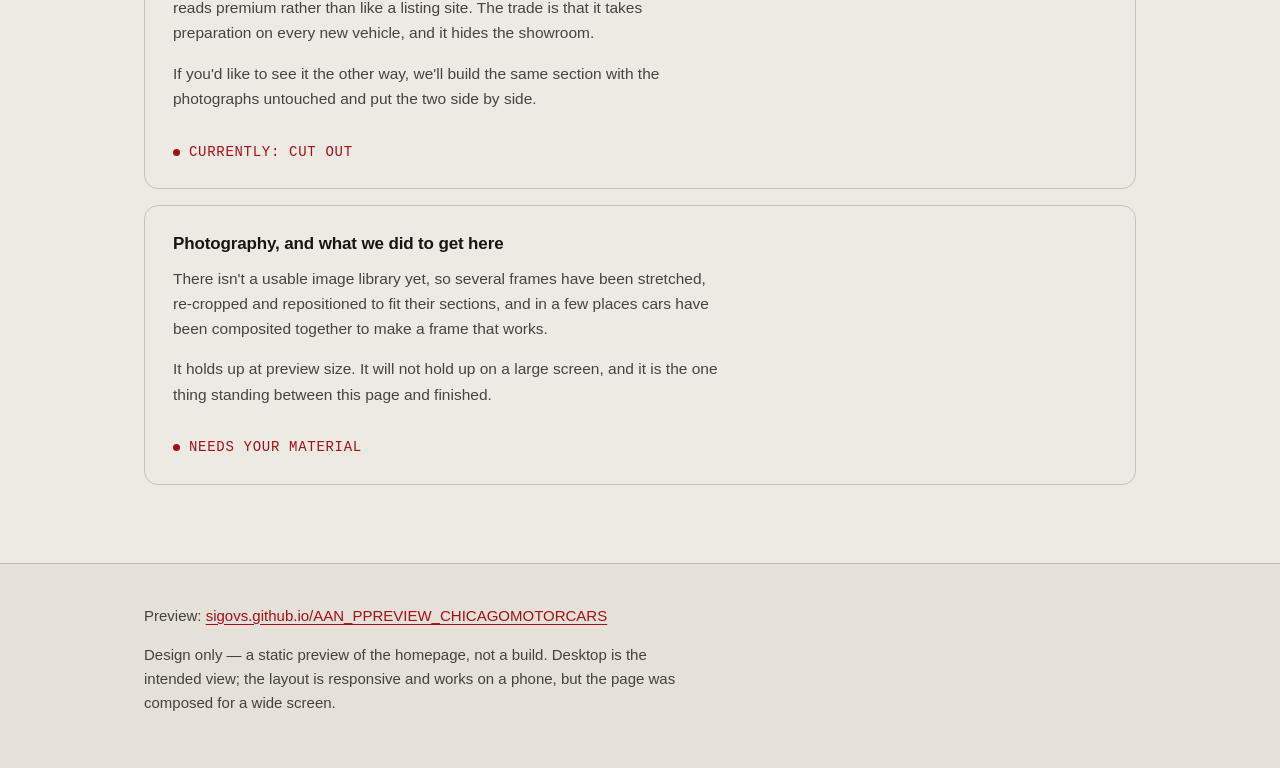
<file: walkthrough.html>
<!doctype html>
<html lang="en">
<head>
<meta charset="utf-8">
<meta name="viewport" content="width=device-width, initial-scale=1">
<meta name="robots" content="noindex, nofollow">
<meta name="description" content="Chicago Motor Cars homepage redesign — walkthrough of the preview, the calls we made, and the assets we need.">
<link rel="icon" href="data:image/svg+xml,%3Csvg xmlns=&quot;http://www.w3.org/2000/svg&quot; viewBox=&quot;0 0 32 32&quot;%3E%3Ctext y=&quot;26&quot; font-size=&quot;26&quot;%3E%F0%9F%8F%81%3C/text%3E%3C/svg%3E">
<title>Chicago Motor Cars — homepage redesign, walkthrough</title>
<style>
/* ------------------------------------------------------------------
   Palette and register are the redesign's own, so this note reads as
   part of the work rather than as a document about it. Dark-first,
   because the page is; the light theme is the page's own inverted bone
   band, so both themes come out of one system.

   Red follows the page's rule and not decoration: #CB141D measures
   3.41:1 on the navy ground, which is fine for a fill or a rule and
   under AA for text — so the eyebrows take red only where the ground
   is bone, and ink everywhere else. --eyebrow-ink carries that, per
   theme, for the page and for the inverted panel independently.
   ------------------------------------------------------------------ */
:root {
  --ground:      #0B101C;
  --ground-deep: #070B13;
  --surface:     #131A2A;
  --ink:         #F4F2EF;
  --ink-2:       rgba(244, 242, 239, 0.68);
  --ink-3:       rgba(244, 242, 239, 0.56);
  --rule:        rgba(244, 242, 239, 0.14);
  --rule-soft:   rgba(244, 242, 239, 0.08);
  --accent:      #CB141D;
  --accent-ink:  #F4F2EF;
  --eyebrow-ink: rgba(244, 242, 239, 0.86);
  --link-ink:    #F4F2EF;

  --flip-ground:      #EDEAE4;
  --flip-ink:         #16150F;
  --flip-ink-2:       rgba(22, 21, 15, 0.76);
  --flip-rule:        rgba(22, 21, 15, 0.16);
  --flip-accent:      #A50F17;
  --flip-eyebrow-ink: #A50F17;

  --shell: 62rem;
  --measure: 64ch;

  --sans: -apple-system, BlinkMacSystemFont, "Segoe UI Variable Text", "Segoe UI",
          Roboto, "Helvetica Neue", Arial, sans-serif;
  --mono: ui-monospace, "SF Mono", SFMono-Regular, Menlo, Consolas,
          "Liberation Mono", monospace;
}

@media (prefers-color-scheme: light) {
  :root:not([data-theme="dark"]) {
    --ground:      #EDEAE4;
    --ground-deep: #E5E1D9;
    --surface:     #F6F4F0;
    --ink:         #16150F;
    --ink-2:       rgba(22, 21, 15, 0.78);
    --ink-3:       rgba(22, 21, 15, 0.66);
    --rule:        rgba(22, 21, 15, 0.18);
    --rule-soft:   rgba(22, 21, 15, 0.10);
    --accent:      #A50F17;
    --accent-ink:  #F4F2EF;
    --eyebrow-ink: #A50F17;
    --link-ink:    #A50F17;

    --flip-ground:      #0B101C;
    --flip-ink:         #F4F2EF;
    --flip-ink-2:       rgba(244, 242, 239, 0.68);
    --flip-rule:        rgba(244, 242, 239, 0.14);
    --flip-accent:      #CB141D;
    --flip-eyebrow-ink: rgba(244, 242, 239, 0.86);
  }
}
:root[data-theme="light"] {
  --ground:      #EDEAE4;
  --ground-deep: #E5E1D9;
  --surface:     #F6F4F0;
  --ink:         #16150F;
  --ink-2:       rgba(22, 21, 15, 0.78);
  --ink-3:       rgba(22, 21, 15, 0.66);
  --rule:        rgba(22, 21, 15, 0.18);
  --rule-soft:   rgba(22, 21, 15, 0.10);
  --accent:      #A50F17;
  --accent-ink:  #F4F2EF;
  --eyebrow-ink: #A50F17;
  --link-ink:    #A50F17;

  --flip-ground:      #0B101C;
  --flip-ink:         #F4F2EF;
  --flip-ink-2:       rgba(244, 242, 239, 0.68);
  --flip-rule:        rgba(244, 242, 239, 0.14);
  --flip-accent:      #CB141D;
  --flip-eyebrow-ink: rgba(244, 242, 239, 0.86);
}

* { box-sizing: border-box; }

body {
  margin: 0;
  background: var(--ground);
  color: var(--ink);
  font-family: var(--sans);
  font-size: 17px;
  line-height: 1.62;
  -webkit-font-smoothing: antialiased;
}

.shell {
  width: min(100% - 2 * clamp(20px, 5vw, 56px), var(--shell));
  margin-inline: auto;
}

/* ---- masthead ---------------------------------------------------- */
.top {
  border-bottom: 1px solid var(--rule);
  background: var(--ground-deep);
  padding-block: clamp(40px, 7vw, 76px) clamp(32px, 5vw, 52px);
}
.kicker {
  font-family: var(--mono);
  font-size: 14px;
  letter-spacing: 0.1em;
  text-transform: uppercase;
  color: var(--ink-3);
  margin: 0 0 20px;
}
h1 {
  margin: 0;
  font-size: clamp(2rem, 5.2vw, 3.25rem);
  line-height: 1.03;
  font-weight: 700;
  letter-spacing: -0.026em;
  text-wrap: balance;
  max-width: 18ch;
}
.standfirst {
  margin: 22px 0 0;
  max-width: var(--measure);
  font-size: 1.0625rem;
  color: var(--ink-2);
}

.linkbar {
  display: flex;
  flex-wrap: wrap;
  align-items: center;
  gap: 14px 20px;
  margin-top: 30px;
}
.cta {
  display: inline-flex;
  align-items: center;
  gap: 10px;
  padding: 13px 22px;
  border-radius: 999px;
  background: var(--ink);
  color: var(--ground-deep);
  font-size: 14px;
  font-weight: 600;
  letter-spacing: 0.03em;
  text-transform: uppercase;
  text-decoration: none;
  transition: background-color .22s ease, color .22s ease;
}
.cta:hover { background: var(--accent); color: var(--accent-ink); }
.cta:focus-visible { outline: 2px solid var(--accent); outline-offset: 3px; }
.linkbar small {
  font-family: var(--mono);
  font-size: 14px;
  color: var(--ink-3);
}

/* ---- sections ---------------------------------------------------- */
section { padding-block: clamp(44px, 7vw, 78px); }
section + section { border-top: 1px solid var(--rule-soft); }

.eyebrow {
  font-family: var(--mono);
  font-size: 14px;
  letter-spacing: 0.1em;
  text-transform: uppercase;
  color: var(--eyebrow-ink);
  margin: 0 0 14px;
}
h2 {
  margin: 0 0 10px;
  font-size: clamp(1.4rem, 2.9vw, 1.9rem);
  line-height: 1.14;
  font-weight: 700;
  letter-spacing: -0.018em;
  text-wrap: balance;
}
h3 {
  margin: 0 0 6px;
  font-size: 1.0625rem;
  font-weight: 600;
  letter-spacing: -0.008em;
}
p { margin: 0 0 1em; max-width: var(--measure); }
p:last-child { margin-bottom: 0; }
.lede { color: var(--ink-2); margin-bottom: 34px; }
strong { font-weight: 600; color: var(--ink); }
em { font-style: normal; color: var(--ink); font-weight: 600; }

/* ---- the scroll register ----------------------------------------
   Numbered because the numbers are true: this is the order a visitor
   meets the chapters in, top to bottom. -------------------------- */
.register { border-top: 1px solid var(--rule); }
.chapter {
  display: grid;
  grid-template-columns: 3.25rem minmax(0, 1fr);
  gap: 0 20px;
  padding-block: 22px;
  border-bottom: 1px solid var(--rule-soft);
}
.chapter__n {
  font-family: var(--mono);
  font-size: 14px;
  font-variant-numeric: tabular-nums;
  color: var(--ink-3);
  padding-top: 4px;
}
.chapter p { margin: 0; color: var(--ink-2); font-size: 1rem; }
/* The red is a 2px rule, not a word — a fill and a rule are the two
   things this value is cleared for on this ground. */
.chapter--flag { border-left: 2px solid var(--accent); margin-left: -2px; padding-left: 18px; }
.chapter--flag .chapter__n { color: var(--eyebrow-ink); }

/* ---- the inverted panel: the ask --------------------------------- */
.flip {
  background: var(--flip-ground);
  color: var(--flip-ink);
  border-radius: 18px;
  padding: clamp(28px, 5vw, 52px);
}
.flip .eyebrow { color: var(--flip-eyebrow-ink); }
.flip p { color: var(--flip-ink-2); }
.flip h2, .flip h3, .flip strong { color: var(--flip-ink); }
.asks { margin: 30px 0 0; padding: 0; list-style: none; }
.ask {
  display: grid;
  grid-template-columns: 1.75rem minmax(0, 1fr);
  gap: 0 16px;
  padding-block: 18px;
  border-top: 1px solid var(--flip-rule);
}
.ask__n {
  font-family: var(--mono);
  font-size: 14px;
  font-variant-numeric: tabular-nums;
  color: var(--flip-eyebrow-ink);
  padding-top: 3px;
}
.ask p { margin: 0; font-size: 1rem; }
.ask .spec {
  display: block;
  margin-top: 8px;
  font-family: var(--mono);
  font-size: 14px;
  line-height: 1.5;
  color: var(--flip-ink-2);
}

/* ---- suggestion cards -------------------------------------------- */
.cards {
  display: grid;
  grid-template-columns: repeat(auto-fit, minmax(230px, 1fr));
  gap: 14px;
  margin-top: 30px;
}
.card {
  padding: 22px 22px 24px;
  border: 1px solid var(--rule);
  border-radius: 14px;
  background: var(--surface);
}
.card p { margin: 0; font-size: 0.9375rem; color: var(--ink-2); }
.card .why {
  display: block;
  margin-top: 12px;
  font-family: var(--mono);
  font-size: 14px;
  line-height: 1.52;
  color: var(--ink-3);
}

/* ---- the two open calls ------------------------------------------ */
.calls { display: grid; gap: 16px; margin-top: 30px; }
.call {
  border: 1px solid var(--rule);
  border-radius: 14px;
  padding: 24px clamp(20px, 3vw, 28px);
}
.call h3 { margin-bottom: 8px; }
.call p { color: var(--ink-2); font-size: 0.9688rem; }
.call .verdict {
  display: inline-flex;
  align-items: center;
  gap: 9px;
  margin-top: 14px;
  font-family: var(--mono);
  font-size: 14px;
  letter-spacing: 0.05em;
  text-transform: uppercase;
  color: var(--eyebrow-ink);
}
.call .verdict::before {
  content: "";
  width: 7px; height: 7px;
  border-radius: 50%;
  background: var(--accent);
}

/* ---- footer ------------------------------------------------------- */
.foot {
  border-top: 1px solid var(--rule);
  background: var(--ground-deep);
  padding-block: 40px 52px;
  color: var(--ink-2);
  font-size: 0.9375rem;
}
.foot p { max-width: var(--measure); }

a { color: var(--link-ink); text-underline-offset: 3px; }
/* The preview URL is one unbroken 46-character token; on a 390px screen
   it was pushing the whole document sideways. */
a { overflow-wrap: anywhere; }
a:focus-visible { outline: 2px solid var(--accent); outline-offset: 3px; }

@media (prefers-reduced-motion: reduce) {
  * { transition: none !important; animation: none !important; }
}
@media (max-width: 560px) {
  .chapter { grid-template-columns: 2.5rem minmax(0, 1fr); }
}
</style>
</head>
<body>
<header class="top">
  <div class="shell">
    <p class="kicker">Chicago Motor Cars · Homepage redesign · Preview 1</p>
    <h1>What we built, and what we still need from you.</h1>
    <p class="standfirst">The homepage is complete end to end and live on the preview link
      below. This is a short walkthrough of the calls we made, the two we'd like your
      opinion on, and the material we need from you to finish it properly.</p>
    <div class="linkbar">
      <a class="cta" href="https://sigovs.github.io/AAN_PPREVIEW_CHICAGOMOTORCARS/">Open the preview</a>
      <small>Best on desktop · scroll the whole page</small>
    </div>
  </div>
</header>

<main>

  <section>
    <div class="shell">
      <p class="eyebrow">The page, top to bottom</p>
      <h2>Fourteen chapters, one scroll</h2>
      <p class="lede">All business content on the page is real: your inventory,
        addresses, phone numbers, Instagram feed and published reviews. Nothing is
        placeholder copy. The two chapters marked with a red rule are where we'd like a
        decision from you.</p>

      <div class="register">
        <div class="chapter chapter--flag">
          <div class="chapter__n">01</div>
          <div>
            <h3>Hero</h3>
            <p>Two slides. The <strong>01 / 02</strong> control at the left switches
              between them — a second car and a second claim, without pushing the
              visitor anywhere. The search panel sits on the right and stays put while
              the picture changes.</p>
          </div>
        </div>

        <div class="chapter chapter--flag">
          <div class="chapter__n">02</div>
          <div>
            <h3>Featured Inventory</h3>
            <p>We cut the cars out of their backgrounds instead of showing them parked
              on the showroom floor. It takes more work per vehicle and it reads
              considerably more expensive — the car becomes the object, not the room it
              happens to be standing in. We can show you the version with the
              backgrounds left in if you'd like to compare.</p>
          </div>
        </div>

        <div class="chapter">
          <div class="chapter__n">03</div>
          <div>
            <h3>"Some cars only make sense in person"</h3>
            <p>A full-width film band that names the four showrooms and sends the
              visitor to plan a visit.</p>
          </div>
        </div>

        <div class="chapter">
          <div class="chapter__n">04</div>
          <div>
            <h3>Sell your car</h3>
            <p>Get an offer, with the three-step sequence beneath it — tell us about the
              car, receive an offer, payment and pickup.</p>
          </div>
        </div>

        <div class="chapter">
          <div class="chapter__n">05</div>
          <div>
            <h3>Built on more than exceptional cars</h3>
            <p>Your three figures at scale: 30,000+ vehicles sold, since 2003, $2B+ in
              worldwide sales. 30,000+ leads and the other two support it, because one
              number people remember beats three they don't.</p>
          </div>
        </div>

        <div class="chapter">
          <div class="chapter__n">06</div>
          <div>
            <h3>Warranty &amp; Protection</h3>
            <p>The claim over a full-width frame, then the three provisions — every part
              covered, multiple plans, aftermarket protection.</p>
          </div>
        </div>

        <div class="chapter">
          <div class="chapter__n">07</div>
          <div>
            <h3>Financing</h3>
            <p>Three ways to start — online credit approval, payment calculator, trade
              valuation. BitPay is present and deliberately quiet: it's a real
              capability, but on the homepage it shouldn't stand level with getting
              approved.</p>
          </div>
        </div>

        <div class="chapter">
          <div class="chapter__n">08</div>
          <div>
            <h3>Our Services</h3>
            <p>The six-item service register over your workshop footage.</p>
          </div>
        </div>

        <div class="chapter">
          <div class="chapter__n">09</div>
          <div>
            <h3>About us</h3>
            <p>Your own words, taken from your About page.</p>
          </div>
        </div>

        <div class="chapter">
          <div class="chapter__n">10</div>
          <div>
            <h3>Karma — authorized dealer</h3>
            <p>A brand inside the brand: the Karma mark, one line, one route, over
              Karma's own headlight footage — dimmed hard, so the chapter stays yours
              rather than becoming their advertisement.</p>
          </div>
        </div>

        <div class="chapter">
          <div class="chapter__n">11</div>
          <div>
            <h3>Instagram</h3>
            <p>Your twelve most recent posts, pulled from the feed your current site
              already serves. The strip scrolls and can be dragged.</p>
          </div>
        </div>

        <div class="chapter">
          <div class="chapter__n">12</div>
          <div>
            <h3>Reviews</h3>
            <p>Nine real reviews across Google, Cars.com and DealerRater, taken from
              your own testimonials page. Names, dates and wording exactly as published,
              three per page, each card linking back to its source.</p>
          </div>
        </div>

        <div class="chapter">
          <div class="chapter__n">13</div>
          <div>
            <h3>Come see what's on the floor</h3>
            <p>All four showrooms — West Chicago, Naperville, Rock Hill and Tonganoxie —
              with addresses and tap-to-call numbers, plus Newport Beach standing as the
              fifth. That one carries no address or phone by design: it shows where and
              when, and nothing we'd have had to make up.</p>
          </div>
        </div>

        <div class="chapter">
          <div class="chapter__n">14</div>
          <div>
            <h3>Footer</h3>
            <p>Wordmark, three columns of links, your four social accounts, legal line.</p>
          </div>
        </div>
      </div>
    </div>
  </section>

  <section>
    <div class="shell">
      <p class="eyebrow">Two calls we'd like your opinion on</p>
      <h2>Both are reversible — say the word</h2>

      <div class="calls">
        <div class="call">
          <h3>Cut-out cars in Featured Inventory</h3>
          <p>Removing the dealership background puts the car on the page's own ground
            with nothing competing for attention. It is the single biggest reason that
            section reads premium rather than like a listing site. The trade is that it
            takes preparation on every new vehicle, and it hides the showroom.</p>
          <p>If you'd like to see it the other way, we'll build the same section with
            the photographs untouched and put the two side by side.</p>
          <span class="verdict">Currently: cut out</span>
        </div>

        <div class="call">
          <h3>Photography, and what we did to get here</h3>
          <p>There isn't a usable image library yet, so several frames have been
            stretched, re-cropped and repositioned to fit their sections, and in a few
            places cars have been composited together to make a frame that works.</p>
          <p>It holds up at preview size. It will not hold up on a large screen, and it
            is the one thing standing between this page and finished.</p>
          <span class="verdict">Needs your material</span>
        </div>
      </div>
    </div>
  </section>

  <!-- HELD BACK at Alex's request, 2026-08-14. Not deleted: the asks are
       specific and measured and will be wanted the moment the asset
       conversation starts. Uncomment to restore.

  <section>
    <div class="shell">
      <div class="flip">
        <p class="eyebrow">What we need from you</p>
        <h2>Four things, in order of how much they'd change the page</h2>
        <p>If you can only send one, send the first.</p>

        <ol class="asks">
          <li class="ask">
            <div class="ask__n">01</div>
            <div>
              <p><strong>Original-resolution photography of your own cars, on your own
                floor.</strong> Straight off the camera, uncropped and unedited — we'll
                do the cropping. This is what replaces every composited and stretched
                frame on the page.</p>
              <span class="spec">2400px wide minimum · JPEG or RAW · one car per frame,
                side-on and three-quarter</span>
            </div>
          </li>

          <li class="ask">
            <div class="ask__n">02</div>
            <div>
              <p><strong>Where four of the current frames came from.</strong> The
                showroom interiors and the outdoor courtyard are not confirmed as your
                premises or your cars. If they aren't, we should replace them rather
                than let the page imply otherwise.</p>
              <span class="spec">Sell band · Story band · Warranty band · Hero slide 2</span>
            </div>
          </li>

          <li class="ask">
            <div class="ask__n">03</div>
            <div>
              <p><strong>Your showroom interiors.</strong> Wide, fairly empty, well lit —
                the rooms themselves rather than cars in them. These carry the film
                bands and the "come see it in person" argument, and a real room does
                that far better than a rendered one.</p>
              <span class="spec">West Chicago and Naperville at minimum</span>
            </div>
          </li>

          <li class="ask">
            <div class="ask__n">04</div>
            <div>
              <p><strong>The Instagram frames at full size.</strong> We're currently
                serving the 640px versions your own site serves, which are sharp on a
                laptop and soft on a retina screen. The originals fix that in one step.</p>
              <span class="spec">Straight from the Instagram exports · anything above 1080px</span>
            </div>
          </li>
        </ol>
      </div>
    </div>
  </section>
  -->

  <!-- HELD BACK at Alex's request, 2026-08-14. Not deleted: every
       suggestion below is pulled out of CMC's own reviews, copy or
       navigation, so it is worth having ready when the conversation
       moves past finishing the page. Uncomment to restore.

  <section>
    <div class="shell">
      <p class="eyebrow">What we'd add next</p>
      <h2>Four suggestions, each earned by something you already have</h2>
      <p class="lede">None of these are inventions. Each one comes out of your own
        reviews, your own copy or your own navigation.</p>

      <div class="cards">
        <div class="card">
          <h3>The people</h3>
          <p>A short chapter naming the team. Your customers already do it for you.</p>
          <span class="why">Eric, Jackson, Doug, Sekou, Mike S., Raj, Sébastien, Parin
            and Mahmood are all named in your reviews — repeatedly, and specifically.
            That is unusual, and the page doesn't use it yet.</span>
        </div>

        <div class="card">
          <h3>Nationwide delivery</h3>
          <p>A moment for the thing out-of-state buyers keep describing.</p>
          <span class="why">Your About copy says you deliver to the door, and a
            noticeable share of your five-star reviews are people who bought from
            another state and never saw the car first. Nothing on the homepage says so.</span>
        </div>

        <div class="card">
          <h3>Consignment</h3>
          <p>Sell-your-car covers buying the car outright. Consignment is a different
            offer, and it isn't mentioned.</p>
          <span class="why">Repeat customers describe consigning vehicles with you in
            their reviews.</span>
        </div>

        <div class="card">
          <h3>Events</h3>
          <p>It's in your main navigation and there is nothing about it on the homepage.</p>
          <span class="why">Even a single band with the next date would justify the
            navigation item.</span>
        </div>
      </div>
    </div>
  </section>
  -->

</main>

<footer class="foot">
  <div class="shell">
    <p>Preview: <a href="https://sigovs.github.io/AAN_PPREVIEW_CHICAGOMOTORCARS/">sigovs.github.io/AAN_PPREVIEW_CHICAGOMOTORCARS</a></p>
    <p>Design only — a static preview of the homepage, not a build. Desktop is the
      intended view; the layout is responsive and works on a phone, but the page was
      composed for a wide screen.</p>
  </div>
</footer>
</body>
</html>
</file>
<file: assets/css/tokens.css>
/* ============================================================
   CHICAGO MOTOR CARS — DESIGN TOKENS (single source of truth)
   Linked BEFORE main.css on every page.
   Change a value here → it updates everywhere.
   ============================================================ */

:root {
  /* ---- Ground ------------------------------------------------
     DEEP NAVY, not black — the art direction is Performance
     Editorial / Private Collection, and the first thing that
     separates it from a nightclub or a crypto-luxury page is that
     the dark is a colour rather than an absence.

     It also earns its keep against the photography: the hero's sky
     and the car itself are navy, so the page ground continues the
     frame instead of sitting behind it. Measured against a neutral
     #0B0B0C the ink barely moves — --ink 17.6 -> 17.1, --ink-2
     7.00 -> 6.92, --ink-3 5.20 -> 5.21 — so the hue costs nothing.

     --bg-rgb exists so gradients can be built from the SAME value
     with alpha. The hero scrim had these numbers hard-coded, which
     meant a change here would silently reopen the seam it was built
     to close. */
  --bg:          #0B101C;
  --bg-rgb:      11 16 28;
  --bg-raised:   #131A2A;
  --bg-sunk:     #070B13;

  /* ---- THE TAIL'S GROUND --------------------------------------------
     Everything below Karma is black rather than navy, on Alex's call
     2026-08-14. Not #000: pure black on a screen is a hole, it crushes
     the shadow detail out of the photography sitting on it, and it makes
     the warm off-white ink look blue by comparison. #0A0A0C keeps two
     points of the navy in the blue channel — enough that the transition
     out of Karma's --bg-sunk is a settle rather than a switch, and far
     too little to read as anything but black.

     This does not replace --bg. The page above Karma keeps the deep navy
     the art direction named; the tail going black is the close getting
     darker, which is the one place it should. */
  --bg-black:    #0A0A0C;
  /* The raised surface for that ground. --bg-raised is #131A2A, which is
     a navy lift and reads plainly blue once the ground under it is black
     — the review cards looked like they had been left behind by the old
     palette. Same lightness step, neutral hue. */
  --bg-raised-black: #131316;
  --bg-black-rgb: 10 10 12;

  /* ---- Ink ---------------------------------------------------
     Warm off-white. Pure #FFF on near-black glares at display
     sizes and reads colder than the brand.                      */
  --ink:         #F4F2EF;
  --ink-2:       rgba(244, 242, 239, 0.62);
  --ink-3:       rgba(244, 242, 239, 0.52);
  /* Measured as composited, against the DARKEST ground on the page
     (--bg-sunk #060607, under the finder rail) — not against --bg,
     which flatters the numbers:
        --ink    17.9:1     --ink-2  7.1:1     --ink-3  5.2:1
     --ink-3 was 0.42 and measured 3.7:1 — below AA. Every mono
     micro-label is functional text, so it carries the same floor
     as body copy and the alpha had to come up, not the size down. */

  /* ---- Accent ------------------------------------------------
     The existing CMC red, carried through unchanged. The fix is
     rationing, not re-hueing: one red element per screen.
     White on --accent measures 5.77:1 → AA for normal text.
     --accent on --bg measures 3.41:1 → fills and rules only,
     NEVER small text on the ground.                             */
  --accent:      #CB141D;
  --accent-deep: #A50F17;

  /* ---- ACCENT ACTION -----------------------------------------
     The action SURFACE, and deliberately a step deeper than the mark
     above it.

     --accent stays exactly #CB141D because it is a carried brand value,
     measured off CMC's live site, and it is what the marks are drawn in:
     the active chapter, the slider's current segment, the error glyph.
     Those are hairlines. This is a 300x56 filled plane, and the same
     saturation that reads as precise at 2px reads as candy at that size.
     A mark and a surface are different objects; giving them one value
     would be treating "the brand is red" as if it answered both.

     Measured, --ink on each:
       --action        6.30:1 at 40.8% L   default
       --action-hover  7.01:1               denser, never brighter
       --action-press  8.50:1               one step deeper again
     And --action against --bg is 2.98:1 — at the 3:1 floor for a
     control's own boundary, which is what stops it going deeper still.
     That floor, not taste, is what fixes the default.

     Naming follows this file's own pattern — role, then part, as in
     --bone / --bone-ink / --bone-rule. NOT --action-accent-bg: that is
     a different convention and two conventions in one file is worse
     than either. */
  --action:       #BE121A;
  --action-hover: #A50F17;
  --action-press: #8E0C13;
  --action-ink:   #F4F2EF;   /* the warm light, = --ink. Never pure #FFF */
  --action-edge:  rgba(255, 255, 255, 0.14);
  --action-focus: #F4F2EF;

  /* ---- The inverted band -------------------------------------
     One light ground on the page, used once, for the record. It gives
     the page a tonal structure instead of one continuous black, and it
     is what makes the hero's darkness mean something. Never #fff. */
  --bone:        #EDEAE4;
  --bone-ink:    #16150F;
  --bone-ink-2:  rgba(22, 21, 15, 0.66);
  /* The same secondary ink, for when it lands on a PHOTOGRAPH rather than
     the flat bone band. 0.66 measures 5.67:1 on --bone and 4.46:1 on the
     sell frame's dimmest wall patch — under the 4.5 a 17px line needs. The
     ground changed, so the ratio had to be taken again; 0.72 reads 5.9:1
     there and keeps the tonal step below the headline. Same reason
     --rule-onfilm exists. */
  --bone-ink-2-onfilm: rgba(22, 21, 15, 0.72);

  /* The section corner. Warranty, Story, Sell and Service all read as
     blocks laid on the page ground rather than as full-bleed fields, so
     the radius is one value rather than four opinions. */
  --r-section: clamp(14px, 1.6vw, 24px);
  /* THE CUT'S OWN CORNERS, separate from the section's.
     They were sharing --r-section, which is why asking for a smaller
     corner "on the bend" kept moving every rounded block on the page
     instead of the thing being pointed at. The shelf and the fall are a
     drawn edge, not a panel, and they want a tighter turn than a card
     does. */
  --r-cut: clamp(4px, 0.5vw, 8px);
  --bone-rule:   rgba(22, 21, 15, 0.16);

  /* ---- Rules -------------------------------------------------
     Separation by hairline and air, not by card.                */
  --rule:        rgba(244, 242, 239, 0.14);
  --rule-strong: rgba(244, 242, 239, 0.28);
  /* A rule that has to survive on a MOVING photograph, where the ground
     under it is not a token and changes every frame.

     The first attempt solved the wrong problem. Measured against the
     film's extremes — darkest patch rgb(15,14,27), brightest near white
     — 0.34 looked sufficient. Then the actual pixels beside the control
     turned out to be rgb(77,65,61), a mid tone that defeats a dark edge
     and a light one equally, and the rendered edge came back at 1.02:1.

     No single value contrasts against arbitrary film. So this is only
     half the answer and must be used with an OPAQUE ground: the disc
     carries the boundary against bright frames, this rule carries it
     against dark ones, and between them every frame is covered. Alone,
     over a translucent surface, it guarantees nothing.

     It is also drawn at 2px, not 1. A single pixel on a pill's rounded
     cap is half-eaten by antialiasing, and the measurement showed the
     edge collapsing to 1.4:1 at exactly the places the curve turns —
     the value was fine and the hairline was the problem.

     THE ALPHA IS NOT A TASTE DECISION, IT IS THE THRESHOLD. Against an
     opaque --bg fill the arithmetic is closed: the fill alone clears
     3:1 once the film is brighter than 0.120 luminance, and a ring at
     alpha a clears 3:1 while the film is darker than (lum(a)+0.05)/3 −
     0.05. Below 0.75 those two ranges do not meet and a band of mid
     greys defeats both — which is exactly what the film delivered, at
     1.68:1. At 0.75 they touch; 0.82 is that threshold plus enough
     margin to survive antialiasing. Lower it and the control loses its
     edge on some frame nobody thought to check.

     Use it for a control that sits over video, nowhere else — on a
     token ground --rule-strong is still the right weight. */
  --rule-onfilm: rgba(244, 242, 239, 0.82);

  /* ---- Radius ------------------------------------------------
     Small and consistent. The controls were pills; the direction
     asks for editorial rather than app, and a rounded rectangle
     reads as print furniture where a pill reads as a UI chip. */
  --r-control:   6px;
  --r-rail:      18px;
  --r-panel:     14px;

  /* ---- Type --------------------------------------------------
     THREE voices now, and the display face is a serif.

     This reverses the earlier "no serif" call, and the reversal is
     the client's direction rather than a change of mind on my part:
     the brief is Performance Editorial / Private Collection, and the
     reference sets the claim in a high-contrast serif. "No serif"
     was itself a named yield on the dialect — the dialect asks for a
     didone display — so this returns to the dialect rather than
     breaking it.

     What the old note below got RIGHT still stands and still governs:
     the character comes from scale, position and air. The serif is
     allowed at display size only. Body stays the grotesque, data
     stays the mono, and nothing gets set in the serif because it
     looks expensive.

     Instrument Serif pairs with the Instrument Sans already loaded —
     one superfamily, two roles, no third download.

     The earlier reasoning, kept because it is still the reason the
     BODY face is neutral:

     This is a named yield on the dialect's three-voice rule, and the
     evidence for it is Alex's own approved vault, five entries deep:

       augen-pro (in)   "Типографика почти полностью нейтральная.
                         Характер создаётся не выбором интересного
                         шрифта, а масштабом, прозрачностью,
                         положением и движением"
       ruadh-com (in)   "Никакого стандартного luxury serif. Один
                         сдержанный grotesk — характер создают
                         фотографии, crop и композиция"
       beings-co (3,in) "выразительные портреты, oversized grotesk,
                         два контрастных цвета, большие поля"
       immersive-g (3)  "очень крупная типографика"
       trionn-com (in)  oversized grotesk again

     So the face carries nothing. Scale, position and air carry it,
     and the effort goes there instead of into shopping for a
     display serif. The mono stays: figures still have to scan as a
     ledger, which proportional digits cannot do.                   */
  /* THE DISPLAY FACE IS THE GROTESQUE. Third and final position on this,
     and it is the client's: no serif anywhere.

     Repointed at the TOKEN rather than hunted down per selector, so every
     consumer of --font-display follows in one move and none can be left
     behind holding a serif. 'Instrument Serif' is also off the font link
     in index.html — a face nothing uses is a request nothing needs.

     --tr-claim is now stranded by this and stays only as a record; the
     grotesque uses --tr-display, which was written for it originally. */
  /* THE DISPLAY FACE IS A CONDENSED GROTESQUE, and the serif is out.

     The serif was tried on 2026-08-11 because CLAUDE.md recorded it as
     Alex's direction, and it was rejected on sight. The vault says why,
     and I had queried it badly: I cited ciridae-com — an enterprise
     software site — as the evidence, because its palette matched ours.
     Filtering by colour instead of by category is the mistake.

     Filtered properly, by the task: BOTH rating-3 automotive entries run
     a grotesque. semlerpremium-dk-showroom and the 911-gt3 page set
     everything in one grotesque and differentiate by CASE, SIZE and
     WEIGHT — a huge tight uppercase statement, sentence-case support,
     photography carrying the rest. oilstainlab-com, also automotive and
     also rating 3, is a grotesque too. The only serif entries in the
     vault are a recording studio and an enterprise product.

     CLAUDE.md's own art-direction table says the term was "large,
     slightly condensed type" and the serif was a later reversal of it.
     This returns to the term. Inter Tight is condensed, holds weight at
     display size where a text grotesque goes soft, and was already
     loaded for the figures — so the page drops to TWO families. */
  --font-display: 'Inter Tight', 'Instrument Sans', sans-serif;
  --font-body:    'Instrument Sans', -apple-system, BlinkMacSystemFont, sans-serif;
  /* A THIRD VOICE, AND THE JOB THE OTHER TWO CANNOT DO.
     Figures at display weight. JetBrains Mono is fixed-width, so a bold
     price comes out airy and wide and reads as a code sample; Instrument
     Sans is a text grotesque and goes soft at weight. Inter Tight is the
     condensed cut this art direction already asks for in its display
     terms, and it is used for ONE role only: the numeric fact line.
     Nothing else on the page is set in it. */
  --font-data:    var(--font-display);   /* the figures and the display are one face now */
  /* THERE IS NO MONO. The technical register is the body face,
     uppercased and tracked, and this token exists only so the role has
     a name of its own.

     Two monos were tried and rejected, which was the signal: the
     question was never WHICH mono. Audited on the render, 45 elements
     carried the face and 34 of them were words with no digit in them —
     the whole navigation among them — while the 11 with digits were
     phone numbers and a badge count. Nothing columnar. The face was
     doing no functional work at all, and a monospace on a page selling
     collector cars imports a workshop-manual association nobody chose.

     vault/ciridae-com (3, in) says where the technical quality actually
     comes from: "numbered lines, таблицы и тонкие rules превращают
     техническую информацию в оформленную систему" — rules, numbering
     and tables, not a typeface. vault/beings-co (3, in) is praised for
     having two type ideas and not three. typography I8 asks whether a
     role is being confused with a new voice; this was.

     Figures that need to align get font-variant-numeric: tabular-nums,
     which is the actual mechanism and works in any face. */
  --font-label:   'Instrument Sans', -apple-system, BlinkMacSystemFont, sans-serif;
  --font-display-set: normal;

  /* Scale — every size resolves here. No magic numbers.
     14px is the floor for anything a visitor must read.

     With no serif to lean on, the scale has to do more work: the
     display ranks go up and the gap between them widens, because the
     hierarchy is now built out of size alone.                       */
  --t-count: clamp(5rem, 12vw, 12rem);       /* the live figure   */
  --t-claim: clamp(2.75rem, 5.6vw, 5.25rem); /* the hero claim    */
  --t-h1:    clamp(1.625rem, 3.2vw, 3.25rem);
  --t-lede:  clamp(1rem, 1.1vw, 1.0625rem);
  --t-body:  1rem;                            /* 16px            */
  --t-micro: 0.875rem;                        /* 14px — floor    */

  --lh-display: 0.94;
  --lh-count:   0.82;
  --lh-head:    1.08;
  --lh-body:    1.6;
  --lh-label:   1.4;

  /* --tr-micro is gone. It said "uppercase mono needs the tracking" and
     both halves stopped being true on the same day: there is no mono,
     and the register does not track. Removed rather than left at a value
     nothing reads, because a token nobody consumes is the next person's
     false lead. */

  /* THE REGISTER DOES NOT TRACK.

     It ran at fourteen values, then I settled it to two roles — 0.22em
     for markers, 0.16em for labels — and that was still one decision too
     many. Alex: the letter-spacing is not needed.

     The vault agrees and I had the evidence on screen without reading
     it. semlerpremium-dk-showroom (3, in) is the closest reference this
     project has, and its labels barely track at all: FILTRERING is near
     zero and the card titles LAMBORGHINI AVENTADOR have none. The wide
     tracking was doing what the monospace had been doing before it —
     performing "technical" instead of being it.

     One token, one value, and it is `normal`. Kept as a token rather
     than deleted so the role still has a name and so the next person
     who wants to open it up has one place to do it. */
  --tr-label:   normal;
  --tr-display: -0.03em;   /* a grotesque at display wants tight  */
  /* A SERIF AT DISPLAY DOES NOT. Tight tracking on a high-contrast face
     closes the counters and the thin strokes start touching; the value
     that flatters a grotesque disfigures this one. */
  --tr-serif:   -0.005em;
  /* The display face is a SERIF now, and -0.03em was written for the
     grotesque it replaced. A high-contrast serif at 80px already carries
     its own fitting; pulling it another 3% collides the "r" into its
     neighbour and closes the gap after "f". Near-zero, very slightly
     negative, is what the face actually wants at claim size. */
  --tr-claim:   -0.01em;
  --tr-count:   -0.045em;

  /* ---- Space -------------------------------------------------
     4px base. Every step carries a job, because a scale without
     stated jobs gets used by eye and drifts on the second pass.
       1  hairline nudges, icon gaps      6  card padding, stack gaps
       2  inside small controls           7  sub-block separation
       3  label to field                  8  section padding, mobile
       4  body paragraph rhythm           9  section padding, desktop
       5  component internal padding     10  major section breaks
                                         11  chapter breaks, hero air   */
  --sp-1: 4px;
  --sp-2: 8px;
  --sp-3: 12px;
  --sp-4: 16px;

  /* ---- ONE GAP FOR EVERY EYEBROW ------------------------------------
     Every "eyebrow -> title" pair on this page uses this and nothing
     else. It was drifting badly before it was named: measured on the
     composite at 1440, the optical gap ran 7.8px at Financing, 15.7 at
     Reviews, 19.4 at Locations, 24 at the film band, 35 at About and
     41.5 at Karma — six different answers to one question, none of them
     decided. Reviews was the one that read right, so its value is the
     value. Do not set this relationship anywhere else; change it here. */
  --gap-eyebrow: var(--sp-3);   /* 12px, ~15.7px optical */

  /* ---- AND THE EYEBROW ITSELF ---------------------------------------
     One face, one size, one weight, one ink, everywhere. They were all
     .micro at 14px/500 in --ink-2, which is the same treatment as a stat
     caption and a menu label — correct as a floor, too quiet for the
     line that names a chapter. 15px and 600 give an uppercase label real
     colour on the page without letting it approach the headline, and
     0.86 alpha on the dark grounds stops it reading as a disclaimer.

     The tracking is the part that does the "solid" work: at 600, caps
     want a little air or they set into a block. */
  --t-eyebrow:  0.9375rem;      /* 15px */
  --fw-eyebrow: 600;
  --tr-eyebrow: 0.045em;
  --ink-eyebrow: rgba(244, 242, 239, 0.86);
  --sp-5: 24px;
  --sp-6: 32px;
  --sp-7: 48px;
  --sp-8: 64px;
  --sp-9: 96px;
  --sp-10: 128px;
  --sp-11: 192px;
  /* A documented addition to the scale, not a magic number. --sp-11 is
     the chapter break; --sp-12 is the one step past it, and it exists
     for a single job: a section whose FILM is the content, where the
     copy is small and the height is the point. Karma is the only
     consumer. Same 4px base, 1.33x on the step above it. */
  --sp-12: 256px;

  /* ---- Layout ------------------------------------------------ */
  --container:   1440px;
  /* THE PAGE SHELL — one horizontal system for the whole site.
     Header, hero, inventory, sell and story all resolve their outer
     edge from these two values and nothing else. Three different
     shells had grown up in this file — a full-bleed header on --gutter,
     a 1580 cap on its own clamp, and a 100rem cap on a third — and the
     header ended up starting at 81px while the sections started at 162. */
  /* ONE PAGE GRID — the system is index3's, the numbers are CMC's.
     .wrap is a utility that sits BESIDE a section's own class, never
     instead of it: the bar or band stays full-bleed and only its
     contents resolve against the shell. No section computes its own
     outer edge any more.

     --maxw stays at the 1580 this composition was approved at rather
     than dropping to index3's 88rem — the reference supplies the logic,
     not the width. --pad keeps the gutter already in use, so Phase 1
     moves alignment without moving the design. */
  --pad:   clamp(24px, 3.4vw, 60px);
  /* 1700, not 1580: in .wrap the padding sits INSIDE --maxw, so the
     content column is maxw minus two gutters. 1700 - 2x60 gives back
     exactly the 1580 this composition was approved at. */
  --maxw:  1700px;
  --bleed: calc((100vw - min(100vw, var(--maxw))) / 2 + var(--pad));
  --grid-gap: var(--sp-5);

  --page-gutter: clamp(24px, 3.4vw, 60px);
  --shell:       1580px;

  /* CONTROL HEIGHTS. The header is deliberately more compact than the
     page actions; both come from a token so the difference is a
     decision rather than an accident of two selectors. */
  --control-h-header:  46px;
  --control-h-primary: 54px;

  --gutter:      clamp(24px, 4vw, 64px);   /* 24px floor — D4 */
  --header-h:    88px;

  /* ---- Motion ------------------------------------------------
     Entering and expanding decelerate; exiting and collapsing
     accelerate. Inverting this is the most common reason interface
     motion reads as sluggish — an ease-in entrance appears to
     hesitate before it starts.                                   */
  --ease-out: cubic-bezier(0.22, 1, 0.36, 1);   /* entering, expanding */
  --ease-in:  cubic-bezier(0.55, 0, 1, 0.45);   /* exiting, collapsing */
  --ease:     var(--ease-out);                  /* default direction   */
  --dur-1: 180ms;
  --dur-2: 320ms;
  /* SECTION ENTRY — the homepage's motion language below the hero.
     Headline lines slide from the left one at a time, the paragraph
     rises, the action follows quietly. These are the only durations
     that system uses; nothing in it is written inline. */
  --rv-line: 640ms;   /* one headline line */
  --rv-lede: 560ms;   /* the paragraph */
  --rv-cta:  440ms;   /* the action */
  --rv-step: 130ms;   /* interval between staircase steps */
  --dur-3: 520ms;
  --dur-4: 760ms;   /* the cinematic step: state changes, crossfades */
  /* THE STAGE'S FOCUS PULL — how one vehicle replaces another.
     A symmetric crossfade put both cars at ~0.5 at the same instant, and
     because the four cut-outs are different shapes in different colours,
     that midpoint was a legible double exposure rather than a blend. The
     lag is what stops the two silhouettes ever being equally readable:
     the outgoing car is already leaving before the incoming one starts.

     The depth axis is single-valued: the selected car is the near one.
     A car that is leaving or waiting sits fractionally further back and
     out of focus; the one being looked at is forward and sharp. */
  --stage-lag: 90ms;     /* the incoming car waits this long to begin  */
  --stage-recede: 0.98;  /* where an unselected car sits on that axis  */
  --stage-defocus: 14px; /* the blur both pass through, never at rest  */

  /* THE SIDE THE VEHICLE COMES IN FROM.
     Alternating, not fixed: each change enters from the opposite side to
     the last one, and the car it replaces leaves the way the new one did
     NOT come — so the two pass each other rather than stacking. Script
     sets --side to 1 or -1 per car; this is only the distance.

     Alternation rather than direction-encoding is deliberate, and it is
     the pragmatic choice rather than the pure one. Tying the side to the
     arrow pressed would make the motion mean "next" and "previous", but
     three of the four ways to change this stage — a record click, a
     hover preview, a keyboard focus — carry no direction at all, and a
     motion that means something on one path and nothing on the other
     three is worse than one that consistently means "a change".

     Recorded yield: motion-taste D1 caps travel at 8px and names
     translateX entrances among the things it avoids. 72px is nine times
     the cap and this is exactly the pattern D1 warns about. Its stated
     exit is spatial continuity that aids comprehension, and a reel of
     four vehicles stepped by arrows is close to that but not squarely
     inside it. Taken on Alex's direction, recorded here rather than
     quietly absorbed into the token scale. */
  --slide-reach: 72px;
}

@media (max-width: 900px) {
  :root {
    --header-h: 68px;
  }
}
</file>
